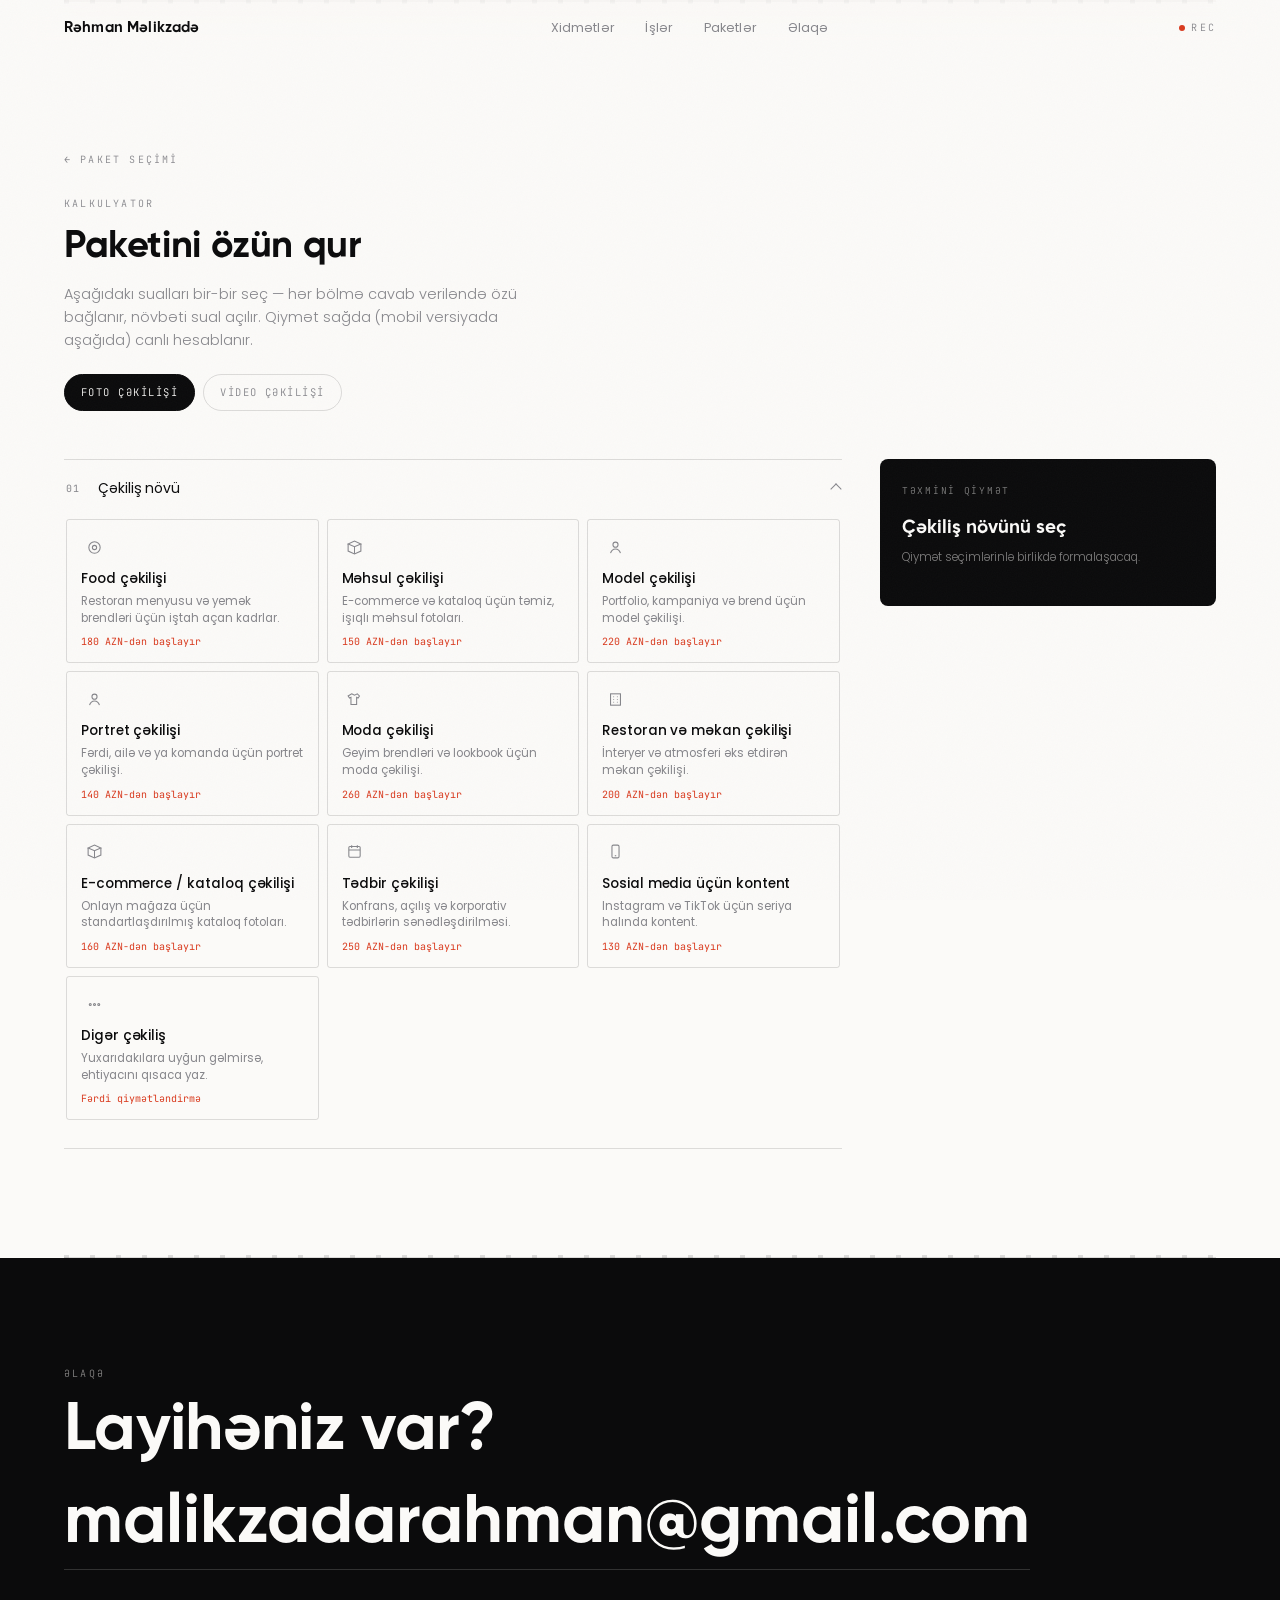
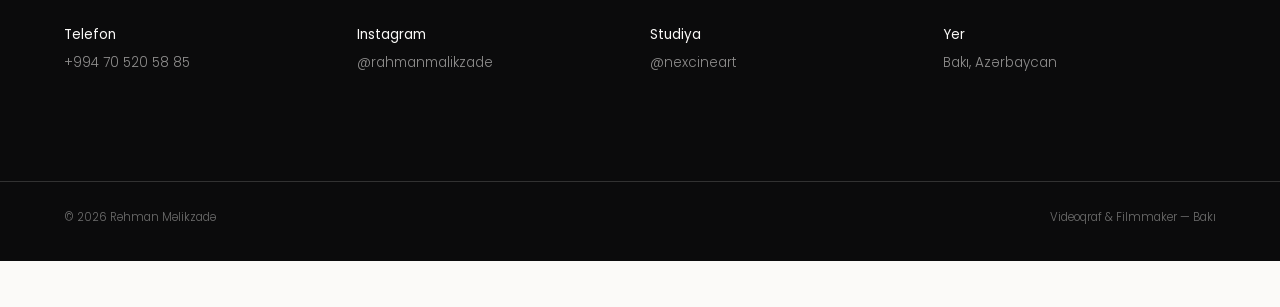
<file: kalkulyator.html>
<!DOCTYPE html>
<html lang="az">
<head>
<meta charset="utf-8">
<meta name="viewport" content="width=device-width, initial-scale=1, viewport-fit=cover">

<!-- ============ SEO: ƏSAS META ============ -->
<title>Foto Çəkiliş Qiyməti — Onlayn Kalkulyator | Fotoqraf Bakı</title>
<meta name="description" content="Bakıda foto çəkiliş qiymətini onlayn hesabla: məhsul, food, portret, model və tədbir çəkilişi. Parametrləri seç, qiyməti dərhal gör.">
<meta name="author" content="Rahman Malikzadə">
<meta name="robots" content="index, follow, max-image-preview:large, max-snippet:-1, max-video-preview:-1">
<link rel="canonical" href="https://rahmanmalikzade.com/kalkulyator">
<link rel="icon" href="/favicon.ico" sizes="16x16 32x32 48x48">
<link rel="preload" href="/fonts/gilroy-bold.woff2" as="font" type="font/woff2" crossorigin>
<link rel="apple-touch-icon" href="/apple-touch-icon.png">
<link rel="manifest" href="/site.webmanifest">
<meta name="theme-color" content="#fbfaf8">

<!-- ============ SEO: SOSİAL PAYLAŞIM ============ -->
<meta property="og:type" content="website">
<meta property="og:locale" content="az_AZ">
<meta property="og:site_name" content="Rahman Malikzadə">
<meta property="og:title" content="Foto Çəkiliş Qiyməti — Onlayn Kalkulyator">
<meta property="og:description" content="Məhsul, food, portret və tədbir çəkilişi üçün qiyməti dərhal hesabla.">
<meta property="og:url" content="https://rahmanmalikzade.com/kalkulyator">
<meta property="og:image" content="https://rahmanmalikzade.com/og-cover.jpg">
<meta property="og:image:width" content="1200">
<meta property="og:image:height" content="630">
<meta property="og:image:alt" content="Rahman Malikzadə — videoqraf, çəkiliş meydançasında">
<meta name="twitter:card" content="summary_large_image">
<meta name="twitter:title" content="Foto Çəkiliş Qiyməti — Onlayn Kalkulyator">
<meta name="twitter:description" content="Məhsul, food, portret və tədbir çəkilişi üçün qiyməti dərhal hesabla.">
<meta name="twitter:image" content="https://rahmanmalikzade.com/og-cover.jpg">

<link rel="preconnect" href="https://fonts.googleapis.com">
<link rel="preconnect" href="https://fonts.gstatic.com" crossorigin>
<link href="https://fonts.googleapis.com/css2?family=Poppins:wght@200;300;400;500&family=JetBrains+Mono:wght@400&display=swap" rel="stylesheet">

<!-- ============ SEO: STRUKTURLAŞDIRILMIŞ DATA ============ -->
<script type="application/ld+json">
{
  "@context": "https://schema.org",
  "@graph": [
    {
      "@type": "Person",
      "@id": "https://rahmanmalikzade.com/#person",
      "name": "Rəhman Məlikzadə",
      "alternateName": [
        "Rahman Malikzade",
        "Rəhman Malikzadə"
      ],
      "jobTitle": "Videoqraf və Creative Producer",
      "url": "https://rahmanmalikzade.com/",
      "image": "https://rahmanmalikzade.com/media/rahman-malikzade-videoqraf-baki.png",
      "knowsLanguage": [
        "az",
        "tr",
        "en"
      ],
      "knowsAbout": [
        "Video çəkiliş",
        "Foto çəkiliş",
        "Reklam çarxı",
        "Brend filmi",
        "Toy filmi",
        "Tədbir çəkilişi",
        "Love story və nişan çəkilişi",
        "Reels və TikTok kontenti",
        "Restoran və food çəkilişi",
        "Məhsul çəkilişi",
        "Portret çəkilişi",
        "Moda çəkilişi",
        "E-commerce kataloq çəkilişi",
        "Müsahibə və podcast çəkilişi",
        "Videomontaj",
        "Rəng korreksiyası",
        "Storytelling video"
      ],
      "sameAs": [
        "https://www.instagram.com/rahmanmalikzade/",
        "https://www.instagram.com/nexcineart",
        "https://linktr.ee/rahmanmalikzadaofficial"
      ],
      "description": "Bakıda fəaliyyət göstərən videoqraf və creative producer. Brend, restoran, şəxsi brend və tədbirlər üçün reklam videoları, Reels və event çəkilişi.",
      "worksFor": {
        "@id": "https://rahmanmalikzade.com/#business"
      },
      "address": {
        "@type": "PostalAddress",
        "addressLocality": "Bakı",
        "addressCountry": "AZ"
      }
    },
    {
      "@type": "ProfessionalService",
      "@id": "https://rahmanmalikzade.com/#business",
      "name": "Rəhman Məlikzadə — Video və Foto İstehsalı",
      "description": "Bakıda videoqraf və fotoqraf xidməti: toy filmi, tədbir çəkilişi, reklam çarxı, brend filmi, Reels kontenti, restoran və məhsul çəkilişi. Montaj, rəng korreksiyası və altyazı daxil.",
      "url": "https://rahmanmalikzade.com/",
      "founder": {
        "@id": "https://rahmanmalikzade.com/#person"
      },
      "priceRange": "₼₼",
      "areaServed": [
        {
          "@type": "City",
          "name": "Bakı"
        },
        {
          "@type": "Country",
          "name": "Azərbaycan"
        }
      ],
      "address": {
        "@type": "PostalAddress",
        "addressLocality": "Bakı",
        "addressCountry": "AZ"
      },
      "email": "malikzadarahman@gmail.com",
      "telephone": "+994-70-520-58-85",
      "sameAs": [
        "https://www.instagram.com/rahmanmalikzade/",
        "https://www.instagram.com/nexcineart",
        "https://linktr.ee/rahmanmalikzadaofficial"
      ],
      "hasOfferCatalog": {
        "@type": "OfferCatalog",
        "name": "Video və foto xidmətləri",
        "itemListElement": [
          {
            "@type": "OfferCatalog",
            "name": "Video çəkiliş",
            "itemListElement": [
              {
                "@type": "Offer",
                "itemOffered": {
                  "@type": "Service",
                  "name": "Reklam çarxı çəkilişi",
                  "areaServed": {
                    "@type": "City",
                    "name": "Bakı"
                  },
                  "provider": {
                    "@id": "https://rahmanmalikzade.com/#business"
                  }
                }
              },
              {
                "@type": "Offer",
                "itemOffered": {
                  "@type": "Service",
                  "name": "Brend filmi çəkilişi",
                  "areaServed": {
                    "@type": "City",
                    "name": "Bakı"
                  },
                  "provider": {
                    "@id": "https://rahmanmalikzade.com/#business"
                  }
                }
              },
              {
                "@type": "Offer",
                "itemOffered": {
                  "@type": "Service",
                  "name": "Toy filmi çəkilişi",
                  "areaServed": {
                    "@type": "City",
                    "name": "Bakı"
                  },
                  "provider": {
                    "@id": "https://rahmanmalikzade.com/#business"
                  }
                }
              },
              {
                "@type": "Offer",
                "itemOffered": {
                  "@type": "Service",
                  "name": "Tədbir videosu çəkilişi",
                  "areaServed": {
                    "@type": "City",
                    "name": "Bakı"
                  },
                  "provider": {
                    "@id": "https://rahmanmalikzade.com/#business"
                  }
                }
              },
              {
                "@type": "Offer",
                "itemOffered": {
                  "@type": "Service",
                  "name": "Love story və nişan çəkilişi",
                  "areaServed": {
                    "@type": "City",
                    "name": "Bakı"
                  },
                  "provider": {
                    "@id": "https://rahmanmalikzade.com/#business"
                  }
                }
              },
              {
                "@type": "Offer",
                "itemOffered": {
                  "@type": "Service",
                  "name": "Reels və TikTok kontenti",
                  "areaServed": {
                    "@type": "City",
                    "name": "Bakı"
                  },
                  "provider": {
                    "@id": "https://rahmanmalikzade.com/#business"
                  }
                }
              },
              {
                "@type": "Offer",
                "itemOffered": {
                  "@type": "Service",
                  "name": "Restoran və food videosu",
                  "areaServed": {
                    "@type": "City",
                    "name": "Bakı"
                  },
                  "provider": {
                    "@id": "https://rahmanmalikzade.com/#business"
                  }
                }
              },
              {
                "@type": "Offer",
                "itemOffered": {
                  "@type": "Service",
                  "name": "Müsahibə və podcast çəkilişi",
                  "areaServed": {
                    "@type": "City",
                    "name": "Bakı"
                  },
                  "provider": {
                    "@id": "https://rahmanmalikzade.com/#business"
                  }
                }
              }
            ]
          },
          {
            "@type": "OfferCatalog",
            "name": "Foto çəkiliş",
            "itemListElement": [
              {
                "@type": "Offer",
                "itemOffered": {
                  "@type": "Service",
                  "name": "Tədbir foto çəkilişi",
                  "areaServed": {
                    "@type": "City",
                    "name": "Bakı"
                  },
                  "provider": {
                    "@id": "https://rahmanmalikzade.com/#business"
                  }
                }
              },
              {
                "@type": "Offer",
                "itemOffered": {
                  "@type": "Service",
                  "name": "Məhsul çəkilişi",
                  "areaServed": {
                    "@type": "City",
                    "name": "Bakı"
                  },
                  "provider": {
                    "@id": "https://rahmanmalikzade.com/#business"
                  }
                }
              },
              {
                "@type": "Offer",
                "itemOffered": {
                  "@type": "Service",
                  "name": "Food çəkilişi",
                  "areaServed": {
                    "@type": "City",
                    "name": "Bakı"
                  },
                  "provider": {
                    "@id": "https://rahmanmalikzade.com/#business"
                  }
                }
              },
              {
                "@type": "Offer",
                "itemOffered": {
                  "@type": "Service",
                  "name": "Portret çəkilişi",
                  "areaServed": {
                    "@type": "City",
                    "name": "Bakı"
                  },
                  "provider": {
                    "@id": "https://rahmanmalikzade.com/#business"
                  }
                }
              },
              {
                "@type": "Offer",
                "itemOffered": {
                  "@type": "Service",
                  "name": "Model çəkilişi",
                  "areaServed": {
                    "@type": "City",
                    "name": "Bakı"
                  },
                  "provider": {
                    "@id": "https://rahmanmalikzade.com/#business"
                  }
                }
              },
              {
                "@type": "Offer",
                "itemOffered": {
                  "@type": "Service",
                  "name": "Moda çəkilişi",
                  "areaServed": {
                    "@type": "City",
                    "name": "Bakı"
                  },
                  "provider": {
                    "@id": "https://rahmanmalikzade.com/#business"
                  }
                }
              },
              {
                "@type": "Offer",
                "itemOffered": {
                  "@type": "Service",
                  "name": "Restoran və məkan çəkilişi",
                  "areaServed": {
                    "@type": "City",
                    "name": "Bakı"
                  },
                  "provider": {
                    "@id": "https://rahmanmalikzade.com/#business"
                  }
                }
              },
              {
                "@type": "Offer",
                "itemOffered": {
                  "@type": "Service",
                  "name": "E-commerce və kataloq çəkilişi",
                  "areaServed": {
                    "@type": "City",
                    "name": "Bakı"
                  },
                  "provider": {
                    "@id": "https://rahmanmalikzade.com/#business"
                  }
                }
              },
              {
                "@type": "Offer",
                "itemOffered": {
                  "@type": "Service",
                  "name": "Sosial media üçün foto kontent",
                  "areaServed": {
                    "@type": "City",
                    "name": "Bakı"
                  },
                  "provider": {
                    "@id": "https://rahmanmalikzade.com/#business"
                  }
                }
              }
            ]
          }
        ]
      },
      "image": "https://rahmanmalikzade.com/media/rahman-malikzade-videoqraf-baki.png",
      "knowsLanguage": [
        "az",
        "tr",
        "en"
      ]
    },
    {
      "@type": "WebSite",
      "@id": "https://rahmanmalikzade.com/#website",
      "url": "https://rahmanmalikzade.com/",
      "name": "Rəhman Məlikzadə",
      "inLanguage": "az-AZ",
      "publisher": {
        "@id": "https://rahmanmalikzade.com/#person"
      },
      "alternateName": [
        "Rahman Malikzade",
        "rahmanmalikzade.com"
      ],
      "description": "Bakıda videoqraf və creative producer — reklam, Reels, brend və tədbir video çəkilişi."
    },
    {
      "@type": "FAQPage",
      "@id": "https://rahmanmalikzade.com/#faq",
      "mainEntity": [
        {
          "@type": "Question",
          "name": "Bakıda video çəkiliş neçəyə başa gəlir?",
          "acceptedAnswer": {
            "@type": "Answer",
            "text": "Qiymət çəkiliş günlərinin sayından, komandadan, quraşdırma vaxtından və montajın həcmindən asılıdır. Bir günlük sosial media çəkilişi ilə çoxgünlük reklam çarxı arasında ciddi fərq var. Brifi göndərin, 24 saat ərzində konkret təklif hazırlayım."
          }
        },
        {
          "@type": "Question",
          "name": "Paketlərə foto da daxildir?",
          "acceptedAnswer": {
            "@type": "Answer",
            "text": "Bəli, hər üç paketdə video ilə yanaşı seçilmiş fotolar da var: Reels paketində 15, Brend paketində 40, Kino paketində 80 redaktə olunmuş foto. Yalnız foto çəkilişi də ayrıca sifariş oluna bilər."
          }
        },
        {
          "@type": "Question",
          "name": "Layihə nə vaxta hazır olur?",
          "acceptedAnswer": {
            "@type": "Answer",
            "text": "Sosial media formatları adətən 3-5 iş günü, korporativ video 7-14 iş günü çəkir. Təcili layihələr üçün sürətləndirilmiş qrafik mümkündür."
          }
        },
        {
          "@type": "Question",
          "name": "Çəkilişi hansı texnika ilə edirsiniz?",
          "acceptedAnswer": {
            "@type": "Answer",
            "text": "Sony a7R IV ilə 4K çəkiliş, 100 fps slow motion imkanı. Montaj Adobe Premiere Pro-da, rəng korreksiyası loq materialdan qurulur."
          }
        },
        {
          "@type": "Question",
          "name": "Videolara Azərbaycan dilində altyazı əlavə edirsiniz?",
          "acceptedAnswer": {
            "@type": "Answer",
            "text": "Bəli. Azərbaycan dili üçün hazırladığım AI subtitr aləti nitqi avtomatik mətnə çevirir, sonra əl ilə redaktə olunur. Bu, altyazı vaxtını dəfələrlə qısaldır və videonun izlənmə müddətini artırır."
          }
        },
        {
          "@type": "Question",
          "name": "Bakıdan kənarda çəkiliş edirsiniz?",
          "acceptedAnswer": {
            "@type": "Answer",
            "text": "Bəli, bütün Azərbaycan üzrə və xaricə səfər edirəm. Yol və yerləşmə xərcləri təklifə ayrıca yazılır."
          }
        }
      ]
    }
  ]
}
</script>

<style>
@font-face{font-family:'Gilroy';src:url(/fonts/gilroy-bold.woff2) format('woff2');font-weight:100 900;font-style:normal;font-display:swap}
/* ============================================================
   MİNİMAL / KİNEMATİK — az söz, çox hava
   ============================================================ */
:root{
  --murekkeb:#0b0b0c;
  --kagiz:#fbfaf8;
  --sus:#86868b;
  --xett:rgba(11,11,12,.13);
  --xett-ag:rgba(251,250,248,.16);
  --rec:#d93a1e;

  --dsp:"Gilroy","Poppins",sans-serif;
  --metn:"Poppins",-apple-system,BlinkMacSystemFont,"Segoe UI",Roboto,sans-serif;
  --mono:"JetBrains Mono",ui-monospace,Menlo,monospace;

  --kenar:clamp(20px,5vw,88px);
  --yum:cubic-bezier(.22,.61,.36,1);
}

*{box-sizing:border-box;margin:0;padding:0}
html{scroll-behavior:smooth;-webkit-text-size-adjust:100%;
  /* sabit naviqasiyanın hündürlüyü + nəfəs boşluğu: anker kliklərində
     bölmə başlığı nav-ın altında gizlənməsin */
  scroll-padding-top:76px}
body{
  background:var(--kagiz);color:var(--murekkeb);font-family:var(--metn);font-weight:300;
  font-size:clamp(15px,1.05vw,17px);line-height:1.6;-webkit-font-smoothing:antialiased;padding-bottom:46px;
  /* DİQQƏT: body-yə overflow verilməməlidir — mobil brauzerlərdə position:sticky sınır */
}
img{max-width:100%;display:block}
a{color:inherit;text-decoration:none}
::selection{background:var(--murekkeb);color:var(--kagiz)}
:focus-visible{outline:1.5px solid var(--murekkeb);outline-offset:4px}

/* --- Tipoqrafiya --- */
.dsp{font-family:var(--dsp);font-weight:400;line-height:.96;letter-spacing:-.01em}
.kicik{
  font-family:var(--mono);font-size:10px;letter-spacing:.22em;text-transform:uppercase;color:var(--sus);
}
h1{font-family:var(--dsp);font-weight:400;font-size:clamp(38px,7.6vw,104px);line-height:1;letter-spacing:-.012em}
h2{font-family:var(--dsp);font-weight:400;font-size:clamp(30px,5.2vw,72px);line-height:1.02;letter-spacing:-.01em}
h3{font-family:var(--metn);font-weight:500;letter-spacing:-.01em}
p{max-width:46ch}
.solğun{color:var(--sus)}

.blok{padding:clamp(72px,12vh,168px) var(--kenar)}
.blok--tund{background:var(--murekkeb);color:var(--kagiz)}
.blok--tund .kicik{color:rgba(251,250,248,.5)}
.blok--tund .solğun{color:rgba(251,250,248,.55)}

/* --- Dənə: çox zəif --- */
.dene{
  position:fixed;inset:0;z-index:9997;pointer-events:none;opacity:.028;
  background-image:url("data:image/svg+xml,%3Csvg xmlns='http://www.w3.org/2000/svg' width='200' height='200'%3E%3Cfilter id='n'%3E%3CfeTurbulence type='fractalNoise' baseFrequency='.8' numOctaves='2'/%3E%3C/filter%3E%3Crect width='100%25' height='100%25' filter='url(%23n)'/%3E%3C/svg%3E");
}

/* --- Açılış: sakit, Apple ritmi --- */
[data-ac]{opacity:0;transform:translateY(18px);transition:opacity 1.1s var(--yum),transform 1.1s var(--yum)}
[data-ac].ac{opacity:1;transform:none}
[data-gec="1"]{transition-delay:.09s}[data-gec="2"]{transition-delay:.18s}
[data-gec="3"]{transition-delay:.27s}[data-gec="4"]{transition-delay:.36s}[data-gec="5"]{transition-delay:.45s}

/* ============ NAV ============ */
.nav{
  position:fixed;top:0;left:0;right:0;z-index:9000;display:flex;align-items:center;justify-content:space-between;
  padding:0 var(--kenar);height:56px;background:rgba(251,250,248,.72);backdrop-filter:saturate(180%) blur(18px);
  border-bottom:1px solid transparent;transition:border-color .4s,background .4s;
}
.nav.enib{border-bottom-color:var(--xett)}
.nav-ad{font-family:var(--dsp);font-size:15px;letter-spacing:.01em}
.nav-links{display:flex;gap:clamp(16px,2.4vw,32px);font-size:12.5px;font-weight:400;letter-spacing:.01em}
.nav-links a{color:var(--sus);transition:color .3s}
.nav-links a:hover,.nav-links a.aktiv{color:var(--murekkeb)}
.xett-ust{position:fixed;top:0;left:0;height:2px;background:var(--murekkeb);width:0;z-index:9500}

/* ============ HERO ============ */
.hero{
  min-height:100svh;display:flex;flex-direction:column;justify-content:center;
  padding:96px var(--kenar) clamp(28px,6vh,56px);position:relative;
}
.hero-ic{will-change:transform,opacity}
.hero h1{max-width:15ch}
.hero h1 .st{display:block;overflow:hidden}
.hero h1 .st i{display:block;font-style:normal;transform:translateY(102%);animation:qalx 1.15s var(--yum) forwards}
.hero h1 .st:nth-child(2) i{animation-delay:.08s}
@keyframes qalx{to{transform:translateY(0)}}
.hero-alt{margin-top:clamp(20px,3vh,34px);opacity:0;animation:ac 1s .5s var(--yum) forwards}
@keyframes ac{to{opacity:1}}
.hero-alt p{font-size:clamp(15px,1.4vw,18px);color:var(--sus);max-width:38ch}
.dugmeler{display:flex;gap:10px;margin-top:26px;flex-wrap:wrap}
.dgm{
  font-size:13px;font-weight:400;padding:12px 22px;border-radius:100px;border:1px solid var(--xett);
  transition:background .35s var(--yum),color .35s var(--yum),border-color .35s var(--yum),transform .35s var(--yum);
}
.dgm:hover{transform:translateY(-2px)}
.dgm.dolu{background:var(--murekkeb);color:var(--kagiz);border-color:var(--murekkeb)}
.dgm.dolu:hover{opacity:.86}
.dgm.bos:hover{background:rgba(11,11,12,.05)}

.hero-etek{
  position:absolute;left:var(--kenar);right:var(--kenar);bottom:clamp(18px,4vh,34px);
  display:flex;justify-content:space-between;align-items:flex-end;gap:16px;
  opacity:0;animation:ac 1s .8s var(--yum) forwards;
}
.rec{display:flex;align-items:center;gap:7px}
.rec i{width:6px;height:6px;border-radius:50%;background:var(--rec);animation:nabz 2s infinite}
@keyframes nabz{0%,42%{opacity:1}52%,100%{opacity:.18}}
.asagi{display:flex;align-items:center;gap:8px;color:var(--sus)}
.asagi span{display:block;width:1px;height:26px;background:var(--xett);position:relative;overflow:hidden}
.asagi span::after{content:"";position:absolute;inset:0;background:var(--murekkeb);animation:axin 2.4s var(--yum) infinite}
@keyframes axin{0%{transform:translateY(-100%)}60%,100%{transform:translateY(100%)}}

/* --- Perforasiya hairline --- */
.perf{height:1px;background:var(--xett);position:relative;margin:0 var(--kenar)}
.perf::before{
  content:"";position:absolute;left:0;right:0;top:-2px;height:5px;
  background:repeating-linear-gradient(90deg,var(--xett) 0 5px,transparent 5px 26px);
}

/* ============ SHOWREEL (sticky, Apple açılışı) ============ */
.reel{height:230vh;position:relative;background:var(--kagiz)}
.reel-yapisqan{position:sticky;top:0;height:100svh;display:flex;align-items:center;justify-content:center;overflow:hidden}
.reel-cerceve{
  position:relative;width:min(1180px,86vw);aspect-ratio:2.39/1;overflow:hidden;
  background:#111;border-radius:22px;transform:scale(.82);will-change:transform,border-radius;
  box-shadow:0 30px 90px rgba(11,11,12,.14);
}
.reel-cerceve video,.reel-cerceve .plaseholder{position:absolute;inset:0;width:100%;height:100%;object-fit:cover}
.plaseholder{
  background:
    radial-gradient(120% 90% at 20% 20%,#3a3a3d 0%,transparent 55%),
    radial-gradient(100% 100% at 80% 70%,#26262a 0%,#0f0f11 60%);
}
.reel-etiket{
  position:absolute;left:20px;bottom:18px;right:20px;display:flex;justify-content:space-between;
  color:rgba(251,250,248,.82);z-index:2;
}
.reel-mətn{
  position:absolute;left:0;right:0;top:clamp(60px,11vh,110px);text-align:center;z-index:3;pointer-events:none;
  padding:0 var(--kenar);
}
.reel-mətn h2{font-size:clamp(26px,4.4vw,58px)}

/* ============ XİDMƏTLƏR — sadə sətirlər ============ */
.setirler{margin-top:clamp(32px,6vh,64px);border-top:1px solid var(--xett)}
.setir{
  display:grid;grid-template-columns:minmax(140px,26%) 1fr auto;gap:clamp(12px,3vw,40px);align-items:baseline;
  padding:clamp(18px,2.6vh,28px) 0;border-bottom:1px solid var(--xett);position:relative;
  transition:padding-left .55s var(--yum);
}
.setir:hover{padding-left:14px}
.setir h3{font-family:var(--dsp);font-weight:400;font-size:clamp(19px,2.4vw,30px);letter-spacing:-.005em}
.setir p{color:var(--sus);font-size:14.5px;max-width:34ch}
.setir .nomre{font-family:var(--mono);font-size:10px;color:var(--sus);letter-spacing:.14em}

/* ============ İŞLƏR — üfüqi lent ============ */
.lent{
  display:flex;gap:clamp(10px,1.4vw,18px);margin-top:clamp(28px,5vh,52px);overflow-x:auto;
  scroll-snap-type:x mandatory;scroll-behavior:smooth;-webkit-overflow-scrolling:touch;
  padding:2px calc(var(--kenar)) 24px;margin-left:calc(var(--kenar) * -1);margin-right:calc(var(--kenar) * -1);
  scrollbar-width:none;cursor:grab;
}
.lent::-webkit-scrollbar{display:none}
.lent.dart{cursor:grabbing;scroll-behavior:auto;scroll-snap-type:none}
.lent.dart .is{pointer-events:none}
.is{flex:0 0 clamp(250px,32vw,400px);scroll-snap-align:start;opacity:.55;transition:opacity .7s var(--yum)}
.is.yaxin{opacity:1}
.is-kadr{
  position:relative;aspect-ratio:4/5;overflow:hidden;border-radius:14px;background:#111;
}
.kadr{position:absolute;inset:0;opacity:0;transition:opacity .25s linear}
.kadr.aktiv{opacity:1}
.is-tc{
  position:absolute;left:12px;bottom:11px;font-family:var(--mono);font-size:9.5px;letter-spacing:.1em;
  color:rgba(251,250,248,.72);z-index:2;
}
.is-cizgi{position:absolute;left:0;bottom:0;height:2px;background:rgba(251,250,248,.9);width:0;z-index:2}
.is-alt{display:flex;justify-content:space-between;align-items:baseline;gap:12px;padding:14px 2px 0}
.is-alt h3{font-size:15px;font-weight:400}
.is-alt small{font-family:var(--mono);font-size:9.5px;letter-spacing:.14em;text-transform:uppercase;color:var(--sus)}
.lent-idare{display:flex;justify-content:space-between;align-items:center;gap:16px;margin-top:4px}
.oxlar{display:flex;gap:8px}
.ox{
  width:42px;height:42px;border-radius:50%;border:1px solid var(--xett-ag);background:transparent;color:inherit;
  cursor:pointer;display:flex;align-items:center;justify-content:center;font-size:15px;
  transition:background .35s var(--yum),opacity .35s,transform .35s var(--yum);
}
.ox:hover:not(:disabled){background:rgba(251,250,248,.12);transform:translateY(-2px)}
.ox:disabled{opacity:.24;cursor:default}
.lent-say{font-family:var(--mono);font-size:10px;letter-spacing:.16em;color:rgba(251,250,248,.55)}

/* ============ PAKETLƏR ============ */
.rejim{display:inline-flex;border:1px solid var(--xett);border-radius:100px;padding:4px;position:relative;margin-top:26px}
.rejim button{
  position:relative;z-index:2;border:0;background:none;cursor:pointer;color:var(--sus);font-family:var(--metn);
  font-size:12.5px;padding:9px 18px;border-radius:100px;transition:color .4s var(--yum);
}
.rejim button.aktiv{color:var(--kagiz)}
.rejim .surgu{position:absolute;top:4px;left:4px;height:calc(100% - 8px);background:var(--murekkeb);border-radius:100px;transition:transform .55s var(--yum),width .55s var(--yum)}
.paketler{display:grid;grid-template-columns:repeat(auto-fit,minmax(258px,1fr));gap:clamp(12px,1.6vw,20px);margin-top:clamp(28px,5vh,48px)}
.paket{
  border:1px solid var(--xett);border-radius:18px;padding:clamp(20px,2.4vw,30px);display:flex;flex-direction:column;
  transition:transform .6s var(--yum),box-shadow .6s var(--yum),border-color .6s var(--yum);background:var(--kagiz);
}
.paket:hover{transform:translateY(-5px);box-shadow:0 18px 50px rgba(11,11,12,.07)}
.paket.esas{border-color:rgba(11,11,12,.28)}
.paket h3{font-family:var(--dsp);font-weight:400;font-size:clamp(22px,2.6vw,30px);margin:14px 0 6px}
.paket .qisa{color:var(--sus);font-size:13.5px;min-height:2.8em}
.qiymet{display:flex;align-items:baseline;gap:4px;margin:20px 0 0;font-family:var(--dsp);font-size:clamp(30px,3.4vw,40px);line-height:1}
.qiymet .val{font-family:var(--metn);font-weight:400;font-size:.5em}
.qiymet .vahid{font-family:var(--metn);font-weight:300;font-size:12px;color:var(--sus);margin-left:4px}
.reqem{display:inline-block;height:1em;overflow:hidden;line-height:1}
.rulon{display:flex;flex-direction:column;transition:transform .9s var(--yum)}
.rulon span{height:1em;line-height:1;display:block}
.paket ul{list-style:none;margin-top:20px;padding-top:18px;border-top:1px solid var(--xett)}
.paket li{font-size:13.5px;color:var(--sus);padding:5px 0;display:flex;gap:9px}
.paket li::before{content:"—";color:var(--murekkeb);opacity:.35}
.paket .dgm{margin-top:22px;text-align:center}

/* --- REC: yuxarı sağ --- */
.rec-ust{display:flex;align-items:center;gap:6px;color:var(--sus);flex:none}
.rec-ust i{width:6px;height:6px;border-radius:50%;background:var(--rec);animation:nabz 2s infinite}

/* --- Aşağı film lenti: səhifə mövqeyi --- */
.serit-bar{
  position:fixed;left:0;right:0;bottom:0;z-index:9000;height:46px;display:flex;align-items:center;
  gap:clamp(10px,2vw,18px);padding:0 var(--kenar);
  background:rgba(251,250,248,.78);backdrop-filter:saturate(180%) blur(18px);border-top:1px solid var(--xett);
}
.serit-tc{font-family:var(--mono);font-size:9.5px;letter-spacing:.14em;color:var(--sus);flex:none}
.serit{position:relative;flex:1;height:24px;display:flex;gap:2px}
.serit::before,.serit::after{
  content:"";position:absolute;left:0;right:0;height:3px;z-index:3;pointer-events:none;
  background:repeating-linear-gradient(90deg,rgba(11,11,12,.34) 0 4px,transparent 4px 11px);
}
.serit::before{top:0}
.serit::after{bottom:0}
.xana{
  flex:1;border:1px solid var(--xett);border-radius:2px;background:transparent;cursor:pointer;
  transition:background .55s var(--yum),border-color .55s var(--yum);
}
.xana:hover{background:rgba(11,11,12,.05)}
.xana.aktiv{background:rgba(11,11,12,.08);border-color:rgba(11,11,12,.32)}
.oxbas{
  position:absolute;top:-7px;bottom:-7px;left:0;width:1px;background:var(--murekkeb);z-index:4;pointer-events:none;
  will-change:transform;
}
.oxbas::before{
  content:"";position:absolute;top:0;left:-4.5px;width:10px;height:7px;background:var(--murekkeb);
  clip-path:polygon(0 0,100% 0,50% 100%);
}
@media (max-width:600px){
  .serit-bar{height:40px;gap:10px}
  .serit{height:20px}
  .serit-tc{font-size:9px}
}

/* ============ FAQ ============ */
.faq{margin-top:clamp(24px,4vh,44px);max-width:820px;border-top:1px solid var(--xett)}
details{border-bottom:1px solid var(--xett)}
summary{
  cursor:pointer;list-style:none;padding:20px 34px 20px 0;position:relative;
  font-size:clamp(15px,1.7vw,19px);font-weight:400;
}
summary::-webkit-details-marker{display:none}
summary::after{
  content:"";position:absolute;right:6px;top:50%;width:9px;height:9px;margin-top:-6px;
  border-right:1px solid var(--sus);border-bottom:1px solid var(--sus);transform:rotate(45deg);transition:transform .4s var(--yum)
}
details[open] summary::after{transform:rotate(-135deg);margin-top:-2px}
details p{padding:0 0 22px;color:var(--sus);font-size:14.5px;max-width:62ch}

/* ============ ƏLAQƏ ============ */
.elaqe-mail{
  font-family:var(--dsp);font-size:clamp(24px,5.4vw,72px);line-height:1.05;display:inline-block;
  margin-top:22px;border-bottom:1px solid var(--xett-ag);padding-bottom:8px;transition:opacity .4s;word-break:break-word;
}
.elaqe-mail:hover{opacity:.65}
.elaqe-tor{display:grid;grid-template-columns:repeat(auto-fit,minmax(150px,1fr));gap:20px;margin-top:clamp(36px,6vh,64px);font-size:13.5px}
.elaqe-tor b{display:block;font-weight:400;margin-bottom:6px}
footer{
  background:var(--murekkeb);color:rgba(251,250,248,.42);padding:26px var(--kenar) 34px;
  display:flex;justify-content:space-between;gap:14px;flex-wrap:wrap;font-size:11.5px;
  border-top:1px solid var(--xett-ag);
}

/* --- Sabit timecode: yeganə "texniki" detal --- */

@media (max-width:760px){
  .setir{grid-template-columns:1fr auto}
  .setir p{grid-column:1/-1;margin-top:4px}
  .nav-links a:nth-child(1){display:none}
  .reel{height:190vh}
}
@media (prefers-reduced-motion:reduce){
  *,*::before,*::after{animation-duration:.01ms!important;animation-iteration-count:1!important;transition-duration:.01ms!important}
  [data-ac]{opacity:1;transform:none}
  .hero h1 .st i{transform:none}
  .hero-alt,.hero-etek{opacity:1}
  .reel-cerceve{transform:none}
}

/* ============================================================
   KALKULYATOR — "Çəkiliş paketini özün yarat"
   Saytın öz dəyişənlərini (--murekkeb, --kagiz, --sus, --xett,
   --dsp, --metn, --mono, --yum, --rec) istifadə edir, ayrıca
   palitra əlavə etmir. Vurğu rəngi: sayt boyu artıq tanış olan
   REC qırmızısı (var(--rec)).
   ============================================================ */
#kalkulyator{ --pk-vurgu: var(--rec); }
#kalkulyator #k-bas{font-size:clamp(22px,3.2vw,38px)}

#kalkulyator .pk-lay{
  margin-top:clamp(30px,4.4vw,48px);display:grid;grid-template-columns:1fr 336px;
  gap:clamp(20px,3vw,42px);align-items:start;
}
#kalkulyator .pk-sutun{min-width:0}

/* --- Bölmə (akkordeon sətri) --- */
#kalkulyator .pk-bolme{border-bottom:1px solid var(--xett)}
#kalkulyator .pk-bolme:first-child{border-top:1px solid var(--xett)}
#kalkulyator .pk-bas{
  width:100%;display:flex;align-items:center;gap:14px;padding:18px 2px;background:none;border:0;
  cursor:pointer;text-align:left;color:inherit;font-family:var(--metn);
}
#kalkulyator .pk-no{font-family:var(--mono);font-size:10px;color:var(--sus);letter-spacing:.1em;flex:none;width:18px}
#kalkulyator .pk-basliq{font-size:14px;font-weight:400;flex:none;letter-spacing:-.005em}
#kalkulyator .pk-xulase{
  flex:1;text-align:right;color:var(--sus);font-size:12.5px;padding-right:6px;overflow:hidden;
  text-overflow:ellipsis;white-space:nowrap;transition:color .3s var(--yum);
}
#kalkulyator .pk-bolme.tamam .pk-xulase{color:var(--murekkeb)}
#kalkulyator .pk-ox{
  flex:none;width:8px;height:8px;border-right:1.4px solid var(--sus);border-bottom:1.4px solid var(--sus);
  transform:rotate(45deg);transition:transform .5s var(--yum);
}
#kalkulyator .pk-bolme.aciq .pk-ox{transform:rotate(-135deg)}
#kalkulyator .pk-bolme.tamam:not(.aciq) .pk-ox{border-color:var(--murekkeb)}

/* CSS-grid trikiylə hündürlük animasiyası — JS ölçmə tələb etmir */
#kalkulyator .pk-sar{display:grid;grid-template-rows:0fr;transition:grid-template-rows .55s var(--yum)}
#kalkulyator .pk-bolme.aciq .pk-sar{grid-template-rows:1fr}
#kalkulyator .pk-ic{overflow:hidden;min-height:0}
#kalkulyator .pk-ic-daxil{padding:2px 2px 28px}

/* --- Kompakt kartlar (çəkiliş növü / fon / məkan / retuş / çatdırılma) --- */
#kalkulyator .pk-kart-tor{display:grid;grid-template-columns:repeat(auto-fill,minmax(196px,1fr));gap:8px}
#kalkulyator .pk-kart-tor--kicik{grid-template-columns:repeat(auto-fill,minmax(168px,1fr))}
#kalkulyator .pk-kart{
  border:1px solid var(--xett);border-radius:3px;padding:14px;cursor:pointer;text-align:left;background:transparent;
  transition:border-color .35s var(--yum),background .35s var(--yum);font-family:var(--metn);color:inherit;
}
#kalkulyator .pk-kart:hover{border-color:rgba(11,11,12,.32)}
#kalkulyator .pk-kart.secili{border-color:var(--pk-vurgu);background:rgba(217,58,30,.05)}
#kalkulyator .pk-kart-ikon{
  width:26px;height:26px;display:flex;align-items:center;justify-content:center;margin-bottom:9px;color:var(--sus);
}
#kalkulyator .pk-kart.secili .pk-kart-ikon{color:var(--pk-vurgu)}
#kalkulyator .pk-kart-ikon svg{width:17px;height:17px;stroke:currentColor;fill:none;stroke-width:1.5}
#kalkulyator .pk-kart h4{font-size:13.5px;font-weight:500;letter-spacing:-.005em;margin-bottom:4px}
#kalkulyator .pk-kart p{font-size:11.5px;color:var(--sus);line-height:1.45;max-width:none}
#kalkulyator .pk-kart-qiy{display:block;margin-top:9px;font-family:var(--mono);font-size:10px;color:var(--pk-vurgu)}
#kalkulyator .pk-kart--kicik{padding:12px}
#kalkulyator .pk-kart--kicik h4{font-size:13px}

#kalkulyator .pk-diger-qutu{margin-top:12px}
#kalkulyator .pk-diger-qutu textarea{
  width:100%;min-height:80px;padding:12px 13px;border:1px solid var(--xett);border-radius:3px;background:transparent;
  font-family:var(--metn);font-size:13px;color:inherit;resize:vertical;
}
#kalkulyator .pk-diger-qutu textarea:focus{border-color:var(--pk-vurgu);outline:none}

/* --- Slayderlər --- */
#kalkulyator .pk-slayder-bas{font-size:13px;color:var(--sus);display:flex;align-items:center;gap:6px}
#kalkulyator .pk-info{
  width:14px;height:14px;border-radius:50%;border:1px solid var(--sus);color:var(--sus);font-family:var(--mono);
  font-size:9px;display:inline-flex;align-items:center;justify-content:center;cursor:help;position:relative;flex:none;
}
#kalkulyator .pk-info-tip{
  position:absolute;bottom:calc(100% + 8px);left:0;width:220px;background:var(--murekkeb);color:var(--kagiz);
  font-size:11.5px;line-height:1.5;padding:10px 12px;border-radius:8px;opacity:0;pointer-events:none;
  transition:opacity .25s;z-index:5;font-family:var(--metn);
}
#kalkulyator .pk-info:hover .pk-info-tip,#kalkulyator .pk-info:focus-visible .pk-info-tip{opacity:1}
#kalkulyator .pk-slayder-deyer{font-family:var(--dsp);font-size:30px;color:var(--pk-vurgu);line-height:1;margin:10px 0}
#kalkulyator input[type="range"].pk-range{
  -webkit-appearance:none;appearance:none;width:100%;height:2px;border-radius:2px;background:var(--xett);outline:none;
}
#kalkulyator input[type="range"].pk-range::-webkit-slider-thumb{
  -webkit-appearance:none;width:18px;height:18px;border-radius:50%;background:var(--kagiz);
  border:2px solid var(--pk-vurgu);cursor:pointer;transition:transform .2s;box-shadow:0 1px 4px rgba(11,11,12,.18);
}
#kalkulyator input[type="range"].pk-range::-webkit-slider-thumb:hover{transform:scale(1.14)}
#kalkulyator input[type="range"].pk-range::-moz-range-thumb{
  width:18px;height:18px;border-radius:50%;background:var(--kagiz);border:2px solid var(--pk-vurgu);cursor:pointer;
}
#kalkulyator .pk-slayder-notlar{display:flex;justify-content:space-between;margin-top:6px;font-family:var(--mono);font-size:10px;color:var(--sus)}
#kalkulyator .pk-nisan{
  display:inline-block;margin-top:9px;font-family:var(--mono);font-size:9.5px;letter-spacing:.08em;
  background:rgba(217,58,30,.08);color:var(--pk-vurgu);padding:4px 9px;border-radius:100px;
}
#kalkulyator .pk-xeberdarliq{
  display:none;margin-top:10px;font-size:12px;color:var(--pk-vurgu);background:rgba(217,58,30,.06);
  padding:9px 12px;border-radius:6px;
}
#kalkulyator .pk-xeberdarliq.gorunur{display:block}

/* --- "Davam et" düyməsi (slayder/çox-seçimli bölmələr) --- */
#kalkulyator .pk-davam{
  margin-top:18px;font-family:var(--metn);font-size:12.5px;font-weight:400;padding:11px 20px;border-radius:100px;
  border:1px solid var(--murekkeb);background:var(--murekkeb);color:var(--kagiz);cursor:pointer;
  transition:opacity .3s,transform .3s var(--yum);
}
#kalkulyator .pk-davam:hover{opacity:.85;transform:translateY(-1px)}

/* --- Avadanlıq --- */
#kalkulyator .pk-tumbler{display:flex;gap:8px;margin-bottom:18px;flex-wrap:wrap}
#kalkulyator .pk-tumbler-item{
  flex:1;min-width:150px;padding:12px 15px;border:1px solid var(--xett);border-radius:3px;background:transparent;
  cursor:pointer;text-align:left;font-family:var(--metn);color:inherit;transition:border-color .3s,background .3s;
}
#kalkulyator .pk-tumbler-item.aktiv{border-color:var(--murekkeb);background:var(--murekkeb);color:var(--kagiz)}
#kalkulyator .pk-tumbler-item b{display:block;font-size:12.5px;font-weight:500}
#kalkulyator .pk-tumbler-item span{display:block;font-size:11px;color:var(--sus);margin-top:2px}
#kalkulyator .pk-tumbler-item.aktiv span{color:rgba(251,250,248,.6)}

#kalkulyator .pk-tovsiye{
  background:rgba(217,58,30,.05);border:1px solid rgba(217,58,30,.22);border-radius:6px;padding:16px 18px;
  font-size:13px;line-height:1.6;
}
#kalkulyator .pk-tovsiye b{display:block;font-family:var(--mono);font-size:9.5px;letter-spacing:.12em;text-transform:uppercase;color:var(--pk-vurgu);margin-bottom:7px}

#kalkulyator .pk-avad-qrup{margin-top:18px}
#kalkulyator .pk-avad-qrup-bas{font-size:11px;font-weight:500;color:var(--sus);text-transform:uppercase;letter-spacing:.06em;margin-bottom:8px}
#kalkulyator .pk-avad-item{
  display:flex;align-items:center;gap:11px;padding:11px 12px;border:1px solid var(--xett);border-radius:5px;
  margin-bottom:6px;cursor:pointer;transition:border-color .3s,background .3s;
}
#kalkulyator .pk-avad-item:hover{border-color:rgba(217,58,30,.4)}
#kalkulyator .pk-avad-item.secili{border-color:var(--pk-vurgu);background:rgba(217,58,30,.05)}
#kalkulyator .pk-avad-item.kilidli{opacity:.6;cursor:default}
#kalkulyator .pk-avad-nokte{
  width:16px;height:16px;border-radius:4px;border:1.4px solid var(--xett);flex:none;display:flex;align-items:center;
  justify-content:center;transition:background .25s,border-color .25s;
}
#kalkulyator .pk-avad-nokte svg{width:9px;height:9px;stroke:var(--kagiz);fill:none;stroke-width:2}
#kalkulyator .pk-avad-item.secili .pk-avad-nokte{background:var(--pk-vurgu);border-color:var(--pk-vurgu)}
#kalkulyator .pk-avad-metn{flex:1;min-width:0}
#kalkulyator .pk-avad-metn b{display:block;font-size:12.5px;font-weight:500}
#kalkulyator .pk-avad-metn span{display:block;font-size:11px;color:var(--sus);margin-top:1px}
#kalkulyator .pk-avad-sag{flex:none;font-family:var(--mono);font-size:10.5px;color:var(--pk-vurgu)}
#kalkulyator .pk-avad-sag em{font-style:normal;color:var(--sus)}

/* --- Format checkbox / əlavə xidmətlər --- */
#kalkulyator .pk-check-tor{display:grid;grid-template-columns:repeat(auto-fill,minmax(206px,1fr));gap:7px}
#kalkulyator .pk-check-item{
  display:flex;align-items:center;gap:10px;padding:11px 13px;border:1px solid var(--xett);border-radius:5px;
  cursor:pointer;transition:border-color .3s,background .3s;
}
#kalkulyator .pk-check-item.secili{border-color:var(--pk-vurgu);background:rgba(217,58,30,.05)}
#kalkulyator .pk-check-item .ad{flex:1;font-size:12.5px}
#kalkulyator .pk-check-item .qiy{font-family:var(--mono);font-size:10px;color:var(--sus)}

#kalkulyator .pk-xidmet-tor{display:grid;grid-template-columns:repeat(auto-fill,minmax(232px,1fr));gap:8px}
#kalkulyator .pk-xidmet-kart{
  border:1px solid var(--xett);border-radius:5px;padding:13px 14px;cursor:pointer;transition:border-color .3s,background .3s;
}
#kalkulyator .pk-xidmet-kart.secili{border-color:var(--pk-vurgu);background:rgba(217,58,30,.05)}
#kalkulyator .pk-xidmet-ust{display:flex;justify-content:space-between;gap:8px;align-items:flex-start}
#kalkulyator .pk-xidmet-ust b{font-size:12.5px;font-weight:500;display:flex;align-items:center;gap:7px}
#kalkulyator .pk-xidmet-ust .qiy{font-family:var(--mono);font-size:10px;color:var(--pk-vurgu);white-space:nowrap;flex:none}
#kalkulyator .pk-xidmet-kart p{font-size:11px;color:var(--sus);margin-top:6px;line-height:1.5;max-width:none}

/* --- Yekun bölmə --- */
#kalkulyator .pk-xulase-siyahi{border-top:1px solid var(--xett)}
#kalkulyator .pk-xulase-setir{display:flex;justify-content:space-between;gap:14px;padding:11px 0;border-bottom:1px solid var(--xett);font-size:12.5px}
#kalkulyator .pk-xulase-setir b{font-weight:400;color:var(--sus);flex:none;min-width:150px}
#kalkulyator .pk-xulase-setir span{text-align:right}
#kalkulyator .pk-xulase-setir a{font-family:var(--mono);font-size:10px;color:var(--pk-vurgu);white-space:nowrap;margin-left:10px}

#kalkulyator .pk-promo{display:flex;gap:8px;margin:20px 0 0}
#kalkulyator .pk-promo input{flex:1;padding:11px 14px;border:1px solid var(--xett);border-radius:100px;font-family:var(--metn);font-size:12.5px;background:transparent;color:inherit}
#kalkulyator .pk-promo button{padding:11px 18px;border-radius:100px;border:1px solid var(--murekkeb);background:transparent;cursor:pointer;font-family:var(--metn);font-size:12px;color:inherit}
#kalkulyator .pk-promo-mesaj{font-size:11px;margin-top:6px;min-height:1em}
#kalkulyator .pk-promo-mesaj.ugur{color:#3f7d54}
#kalkulyator .pk-promo-mesaj.xeta{color:var(--pk-vurgu)}

#kalkulyator .pk-alt-bas{font-size:12px;font-weight:500;margin:26px 0 11px;color:var(--sus);text-transform:uppercase;letter-spacing:.05em}
#kalkulyator .pk-form-grid{display:grid;grid-template-columns:1fr 1fr;gap:12px}
#kalkulyator .pk-form-grid .full{grid-column:1/-1}
#kalkulyator .pk-field label{display:block;font-size:11.5px;color:var(--sus);margin-bottom:6px}
#kalkulyator .pk-field input,#kalkulyator .pk-field textarea{
  width:100%;padding:11px 13px;border:1px solid var(--xett);border-radius:5px;background:transparent;
  font-family:var(--metn);font-size:13px;color:inherit;transition:border-color .3s;
}
#kalkulyator .pk-field input:focus,#kalkulyator .pk-field textarea:focus{border-color:var(--pk-vurgu);outline:none}
#kalkulyator .pk-field textarea{min-height:70px;resize:vertical}
#kalkulyator .pk-xeta{display:block;color:var(--pk-vurgu);font-size:11px;margin-top:5px;min-height:0}
#kalkulyator .pk-field.xetali input,#kalkulyator .pk-field.xetali textarea{border-color:var(--pk-vurgu)}
#kalkulyator .pk-fayl-qutu{border:1.5px dashed var(--xett);border-radius:6px;padding:18px;text-align:center;color:var(--sus);font-size:12px;cursor:pointer;transition:border-color .3s}
#kalkulyator .pk-fayl-qutu:hover{border-color:var(--pk-vurgu)}
#kalkulyator .pk-fayl-ad{margin-top:7px;font-family:var(--mono);font-size:10.5px;color:var(--murekkeb)}
#kalkulyator .pk-razi{display:flex;gap:10px;align-items:flex-start;margin-top:16px;font-size:12px;color:var(--sus)}
#kalkulyator .pk-razi input{margin-top:3px;flex:none}

#kalkulyator .pk-son-cta{display:flex;flex-wrap:wrap;gap:9px;margin-top:22px}
#kalkulyator .pk-btn{
  font-family:var(--metn);font-size:12.5px;font-weight:400;padding:13px 22px;border-radius:100px;
  border:1px solid var(--xett);cursor:pointer;background:transparent;color:inherit;
  transition:background .3s var(--yum),border-color .3s var(--yum),transform .3s var(--yum),opacity .3s;
}
#kalkulyator .pk-btn:hover{transform:translateY(-1px)}
#kalkulyator .pk-btn.qizil{background:var(--murekkeb);color:var(--kagiz);border-color:var(--murekkeb)}
#kalkulyator .pk-btn.qizil:hover{opacity:.86}
#kalkulyator .pk-btn:disabled{opacity:.4;cursor:not-allowed;transform:none}

#kalkulyator .pk-gonder-xeta{margin-top:12px;font-size:12.5px;line-height:1.55;color:var(--pk-vurgu);max-width:56ch}
#kalkulyator .pk-ugur{display:none;text-align:center;padding:clamp(32px,5vw,54px) 18px;border:1px solid var(--xett);border-radius:8px;margin-top:20px}
#kalkulyator .pk-ugur.gorunur{display:block}
#kalkulyator .pk-ugur-ikon{width:44px;height:44px;border-radius:50%;background:rgba(217,58,30,.08);color:var(--pk-vurgu);margin:0 auto 16px;display:flex;align-items:center;justify-content:center}
#kalkulyator .pk-ugur-ikon svg{width:20px;height:20px;stroke:currentColor;fill:none;stroke-width:1.7}
#kalkulyator .pk-ugur h3{font-family:var(--dsp);font-weight:400;font-size:22px;margin-bottom:8px}
#kalkulyator .pk-ugur p{color:var(--sus);font-size:13px;max-width:44ch;margin:0 auto}

/* --- Qiymət paneli (desktop sticky) --- */
#kalkulyator .pk-yan{position:sticky;top:20px}
#kalkulyator .pk-panel{background:var(--murekkeb);color:var(--kagiz);border-radius:8px;padding:24px 22px}
#kalkulyator .pk-panel-bas{font-family:var(--mono);font-size:9.5px;letter-spacing:.18em;text-transform:uppercase;color:rgba(251,250,248,.48);margin-bottom:15px}
#kalkulyator .pk-panel-tip{font-family:var(--dsp);font-size:19px;margin-bottom:4px}
#kalkulyator .pk-panel-alt{font-size:11.5px;color:rgba(251,250,248,.5);margin-bottom:16px}
#kalkulyator .pk-panel-setirler{border-top:1px solid rgba(251,250,248,.14);padding-top:13px;margin-bottom:15px}
#kalkulyator .pk-panel-setir{display:flex;justify-content:space-between;gap:10px;font-size:11.5px;padding:6px 0;color:rgba(251,250,248,.68)}
#kalkulyator .pk-panel-setir span:last-child{font-family:var(--mono);color:rgba(251,250,248,.88)}
#kalkulyator .pk-panel-endirim{color:#e2a37f !important}
#kalkulyator .pk-panel-yekun{border-top:1px solid rgba(251,250,248,.16);padding-top:15px}
#kalkulyator .pk-panel-yekun-ad{font-size:11.5px;color:rgba(251,250,248,.55)}
#kalkulyator .pk-panel-rəqəm{font-family:var(--dsp);font-size:clamp(28px,2.2vw,36px);color:#e2a37f;line-height:1}
#kalkulyator .pk-panel-ferdi{font-family:var(--dsp);font-size:21px;color:#e2a37f;padding:8px 0}
#kalkulyator .pk-panel-not{font-size:10.5px;color:rgba(251,250,248,.4);margin-top:9px;line-height:1.5}

/* --- Mobil aşağı panel (saytın öz film-lenti zolağından yuxarıda oturur) --- */
#kalkulyator .pk-mobil-panel{display:none}
@media (max-width:960px){
  #kalkulyator .pk-lay{grid-template-columns:1fr}
  #kalkulyator .pk-yan{display:none}
  #kalkulyator .pk-mobil-panel{
    display:block;position:fixed;left:0;right:0;bottom:46px;z-index:8500;background:var(--murekkeb);color:var(--kagiz);
    border-top-left-radius:16px;border-top-right-radius:16px;box-shadow:0 -12px 36px rgba(11,11,12,.24);
    transform:translateY(calc(100% - 62px));transition:transform .5s var(--yum);
  }
  #kalkulyator .pk-mobil-panel.acig{transform:translateY(0)}
  #kalkulyator .pk-mobil-tutac{display:flex;align-items:center;justify-content:space-between;padding:13px 18px;cursor:pointer;position:relative}
  #kalkulyator .pk-cubuq{position:absolute;left:50%;top:7px;transform:translateX(-50%);width:32px;height:3px;border-radius:3px;background:rgba(251,250,248,.28)}
  #kalkulyator .pk-mobil-qiymet{font-family:var(--dsp);font-size:20px;color:#e2a37f}
  #kalkulyator .pk-mobil-qiymet span{font-family:var(--metn);font-size:11px;color:rgba(251,250,248,.5)}
  #kalkulyator .pk-mobil-ox{width:24px;height:24px;border-radius:50%;border:1px solid rgba(251,250,248,.24);display:flex;align-items:center;justify-content:center;transition:transform .5s var(--yum);flex:none}
  #kalkulyator .pk-mobil-panel.acig .pk-mobil-ox{transform:rotate(180deg)}
  #kalkulyator .pk-mobil-icerik{max-height:50vh;overflow-y:auto;padding:0 18px 24px}
  body.pk-scroll-kilid{overflow:hidden}
}
@media (max-width:600px){
  #kalkulyator .pk-mobil-panel{bottom:40px}
  #kalkulyator .pk-form-grid{grid-template-columns:1fr}
  #kalkulyator .pk-kart-tor{grid-template-columns:repeat(auto-fill,minmax(150px,1fr))}
  #kalkulyator .pk-basliq{font-size:13px}
  #kalkulyator .pk-xulase{font-size:11.5px}
}
@media (prefers-reduced-motion:reduce){
  #kalkulyator *{transition-duration:.01ms !important}
}


/* ================= MOBİL MENYU ================= */
.nav-dgm{
  display:none;width:38px;height:38px;border-radius:50%;flex:none;cursor:pointer;
  border:1px solid var(--xett);background:rgba(251,250,248,.6);
  -webkit-backdrop-filter:blur(10px);backdrop-filter:blur(10px);
  align-items:center;justify-content:center;gap:4px;flex-direction:column;
  transition:background .3s var(--yum),border-color .3s var(--yum)
}
.nav-dgm span{
  display:block;width:15px;height:1.4px;border-radius:2px;background:var(--murekkeb);
  transition:transform .4s var(--yum),opacity .3s var(--yum)
}
body.menyu-aciq .nav-dgm span:nth-child(1){transform:translateY(2.7px) rotate(45deg)}
body.menyu-aciq .nav-dgm span:nth-child(2){transform:translateY(-2.7px) rotate(-45deg)}
body.acilis-var .nav-dgm{border-color:rgba(251,250,248,.28);background:rgba(11,11,12,.4)}
body.acilis-var .nav-dgm span{background:var(--kagiz)}

.menyu{
  position:fixed;inset:0;z-index:9400;display:flex;flex-direction:column;
  justify-content:center;gap:6px;padding:0 var(--kenar);
  background:rgba(251,250,248,.94);
  -webkit-backdrop-filter:blur(24px) saturate(180%);backdrop-filter:blur(24px) saturate(180%);
  opacity:0;pointer-events:none;transition:opacity .35s var(--yum)
}
body.menyu-aciq .menyu{opacity:1;pointer-events:auto}
.menyu a{
  font-family:var(--dsp);font-weight:400;font-size:clamp(30px,9vw,44px);line-height:1.14;
  letter-spacing:-.015em;color:var(--murekkeb);text-decoration:none;
  opacity:0;transform:translateY(16px);
  transition:opacity .5s var(--yum),transform .5s var(--yum)
}
body.menyu-aciq .menyu a{opacity:1;transform:none}
body.menyu-aciq .menyu a:nth-child(1){transition-delay:.06s}
body.menyu-aciq .menyu a:nth-child(2){transition-delay:.11s}
body.menyu-aciq .menyu a:nth-child(3){transition-delay:.16s}
body.menyu-aciq .menyu a:nth-child(4){transition-delay:.21s}
body.menyu-aciq .menyu a:nth-child(5){transition-delay:.26s}
body.menyu-aciq .menyu a:nth-child(6){transition-delay:.31s}
.menyu-alt{
  margin-top:34px;display:flex;flex-direction:column;gap:6px;
  font-family:var(--mono);font-size:10px;letter-spacing:.2em;text-transform:uppercase;color:var(--sus);
  opacity:0;transform:translateY(12px);transition:opacity .5s var(--yum) .36s,transform .5s var(--yum) .36s
}
body.menyu-aciq .menyu-alt{opacity:1;transform:none}
.menyu-alt a{font-family:inherit;font-size:inherit;letter-spacing:inherit;color:var(--murekkeb);opacity:1;transform:none}

/* ==========================================================================
   RESPONSİV QAT — planşet, mobil və toxunma cihazları
   (stil blokunun ən sonunda dayanır ki, əvvəlki qaydaları üstələsin)
   ========================================================================== */

/* ---------- 1. TOXUNMA CİHAZLARI: kursor effektlərini söndür ---------- */
@media (hover: none), (pointer: coarse){
  .xd-parilti,.sual-parilti,.kt-parilti{display:none !important}
  .xd-govde,.sual-govde,.kt-kart,.lnt-sehne{transform:none !important}
  .xd:active .xd-govde{transform:scale(.985) !important;transition:transform .18s ease}
  .sual:active .sual-govde{transform:scale(.99) !important;transition:transform .18s ease}
  .lnt-cip::before{display:none}
  .karx-x{display:none}
  .xd-ad,.xd-en,.xd-no,.xd-izah,.xd-siyahi li,.xd-siyahi li::before,
  .xd-cta,.xd-ox,.xd-ikon,.xd-nisan{transition:none}
  .xd-siyahi li::before{transform:scaleX(1);width:11px}
}

/* ---------- 2. PLANŞET (≤1180px) ---------- */
@media (max-width:1180px){
  .xd-tor{grid-template-columns:repeat(2,1fr)}
  .lnt{grid-template-columns:minmax(0,42%) minmax(0,58%)}
  .lnt-sehne{max-width:min(360px,40vw);transform:translateY(-9%)}
  .ft-tor{grid-template-columns:1fr 1fr}
  .ft-xana--esas{grid-column:1 / -1}
}

/* ---------- 3. PLANŞET / KİÇİK EKRAN (≤1024px) ---------- */
@media (max-width:1024px){
  .nav-links{gap:clamp(12px,2vw,20px);font-size:12px}
  .karx{height:230vh}
  .karx-foto{height:78%}
  .sual-siyahi{max-width:none}
}

/* ---------- 4. MENYU DÜYMƏSİ (≤900px) ---------- */
@media (max-width:900px){
  .nav{height:58px}
  .nav-links{display:none}
  .rec-ust{display:none}
  .nav-dgm{display:flex}
  .nav-ad{font-size:14.5px;white-space:nowrap}

  /* --- PORTFOLIO: şaquli quruluş --- */
  .lnt{
    display:flex;flex-direction:column;min-height:0;overflow:hidden;
    border-radius:clamp(18px,4vw,26px)
  }
  .lnt-sag{
    order:1;border-left:0;overflow:hidden;
    padding:clamp(22px,5vw,34px) clamp(18px,5vw,28px) clamp(14px,3vw,20px)
  }
  .lnt-sehne{
    max-width:min(300px,68vw);transform:none;filter:none;margin:0 auto
  }
  .lnt-sol{
    order:2;display:block;padding:0 0 clamp(20px,5vw,28px);
    overflow:visible;border-radius:0
  }
  .lnt-sol::before,.lnt-sol::after{display:none}
  /* çiplər: üfüqi sürüşən sətir */
  .lnt-cipler{
    position:static;display:flex;gap:8px;height:auto;min-height:0;
    overflow-x:auto;overflow-y:hidden;scroll-snap-type:x mandatory;
    padding:2px clamp(18px,5vw,28px) 12px;
    -webkit-overflow-scrolling:touch;scrollbar-width:none
  }
  .lnt-cipler::-webkit-scrollbar{display:none}
  .lnt-cip{
    position:static;transform:none !important;opacity:1 !important;
    flex:0 0 auto;scroll-snap-align:center;
    padding:11px 18px;font-size:13px
  }
  .lnt-cip svg{width:14px;height:14px}
  .lnt-nav{justify-content:center;padding:0 clamp(18px,5vw,28px)}
  /* arxa kartlar mobil quruluşda gizlənsin */
  .lnt-kart.yan{opacity:0 !important;pointer-events:none}
  .lnt-kart::before{animation-duration:16s}
  .lnt-mtn p{font-size:12.5px}

  /* --- FAQ / footer --- */
  .ft-tor{grid-template-columns:1fr}
  .ft-xana--esas{padding-right:0}
}

/* ---------- 5. MOBİL (≤640px) ---------- */
@media (max-width:640px){
  :root{--kenar:20px}

  /* açılış */
  .acilis{height:152vh}
  .kam{width:78vw}
  .acilis-bas{font-size:clamp(20px,6.5vw,28px)}
  .acilis-rec{top:76px}

  /* hero */
  .hero-qab{height:142svh}
  .hero{padding:88px var(--kenar) clamp(66px,12vh,86px)}
  .hero h1{max-width:none;font-size:clamp(34px,10.5vw,52px)}
  .hero-alt p{font-size:14.5px;max-width:none}
  .dugmeler{gap:8px;margin-top:22px}
  .dgm{padding:12px 20px;font-size:12.5px}
  .hero-etek{bottom:clamp(52px,9vh,64px)}

  /* kadr arxası */
  .karx{height:175vh}
  .karx-foto{height:62%}
  .karx-foto img{max-width:88vw;width:auto;height:100%;object-fit:contain}
  .karx-mtn{left:var(--kenar);right:var(--kenar);top:clamp(78px,11vh,104px);max-width:none}
  .karx-bas{font-size:clamp(26px,8vw,38px)}
  .karx-yapisqan::before{height:16vh}
  .karx-yapisqan::after{height:22vh}

  /* xidmətlər */
  .xd-tor{grid-template-columns:1fr;gap:12px}
  .xd{border-radius:20px}
  .xd-govde{padding:24px 22px}
  .xd-orta{margin-top:30px;gap:12px}
  .xd-ad{font-size:23px}
  .xd-izah{max-width:none;font-size:13px}
  .xd-siyahi{gap:7px}

  /* portfolio */
  .lnt-sehne{max-width:min(268px,72vw)}
  .lnt-nav-dgm{width:44px;height:44px}
  .lnt-rozet{font-size:8px}

  /* suallar */
  .sual-siyahi{gap:8px}
  .sual-bas{padding:15px 16px;gap:11px}
  .sual-mtn{font-size:14px}
  .sual-ic p{padding-left:16px;padding-right:16px;font-size:13px}
  .sual-dgm-ic{padding:12px 18px;font-size:10px}

  /* footer */
  .ft-bas{font-size:clamp(28px,9vw,38px)}
  .ft-form{max-width:none}
  .ft-form input{height:52px;font-size:15px}
  .ft-form button{width:42px;height:42px;top:5px;right:5px}
  .ft-sosial a{width:44px;height:44px}
  .ft-sosial a::after{display:none}
  .ft-alt{font-size:11.5px;gap:14px}

  /* lent barı — sadə variant */
  .serit-bar{height:38px;gap:10px}
  .xana-ad{display:none}
  .serit{height:18px}
  .serit-tc{font-size:8.5px;letter-spacing:.1em}
}

/* ---------- 6. ÇOX DAR EKRAN (≤380px) ---------- */
@media (max-width:380px){
  .hero h1{font-size:clamp(30px,10vw,40px)}
  .lnt-sehne{max-width:74vw}
  .xd-govde{padding:22px 18px}
  .serit-bar{display:none}
}

/* ---------- 7. ALÇAQ EKRAN (landscape telefon) ---------- */
@media (max-height:520px) and (orientation:landscape){
  .acilis{height:150vh}
  .hero-qab{height:150svh}
  .menyu a{font-size:clamp(20px,5vh,28px)}
  .menyu{gap:2px}
}

/* ---------- 8. ÜFÜQİ DAŞMANIN QARŞISI ---------- */
/* DİQQƏT: html-ə overflow verilməməlidir — position:sticky sınır */
img,svg,video,iframe{max-width:100%}

/* menyu açıq olanda naviqasiya üstdə qalsın */
body.menyu-aciq .nav{z-index:9500;background:transparent;border-bottom-color:transparent;-webkit-backdrop-filter:none;backdrop-filter:none}
body.menyu-aciq .nav-ad{color:var(--murekkeb)}
body.menyu-aciq .nav-dgm{background:rgba(11,11,12,.06);border-color:var(--xett)}
body.menyu-aciq .nav-dgm span{background:var(--murekkeb)}
body.menyu-aciq .xett-ust{opacity:0}

/* alt səhifələrdə lent barı lazım deyil */
.serit-bar{display:none !important}

/* ---------- 9. MOBİL PERFORMANS ---------- */
@media (max-width:640px){
  /* ağır fon animasiyalarını yüngülləşdir */
  .blok--tund::before,.blok--tund::after,.lnt-fon::before,.lnt-fon::after{
    filter:blur(46px);animation-duration:28s
  }
  /* şüşə bulanıqlıqlarını azalt (mobil GPU üçün) */
  .lnt{-webkit-backdrop-filter:blur(22px);backdrop-filter:blur(22px)}
  .lnt-cip,.ft-form input,.ft-kicik-dgm,.ft-sosial a,.sual-govde{
    -webkit-backdrop-filter:blur(10px);backdrop-filter:blur(10px)
  }
  .nav{-webkit-backdrop-filter:blur(12px);backdrop-filter:blur(12px)}
  /* uçuşan qəzetlərin sayını azalt */
  .karx-qat[data-qat="1"] .qzt:nth-child(n+7){display:none}
  .karx-qat[data-qat="2"] .qzt:nth-child(n+5){display:none}
  .karx-qat[data-qat="3"] .qzt:nth-child(n+4){display:none}
  .qzt{filter:none !important}
  /* kart çərçivəsinin fırlanan işığı — yalnız aktivdə */
  .lnt-kart:not(.aktiv)::before{animation:none}
}

/* ---------- 10. TOXUNMA HƏDƏFLƏRİ (əlçatanlıq) ---------- */
@media (pointer: coarse){
  .lnt-cip,.ft-kicik-dgm,.sual-dgm-ic,.dgm{min-height:44px}
  .lnt-nav-dgm,.ft-sosial a,.nav-dgm{min-width:44px;min-height:44px}
  .sual-bas{min-height:52px}
  .lnt-oynat{width:76px;height:76px;margin:-38px 0 0 -38px}
  .lnt-bagla{width:46px;height:46px}
}

/* ---------- 11. PLANŞET DİAPAZONU (641–900px) ---------- */
@media (min-width:641px) and (max-width:900px){
  .lnt-sehne{max-width:min(390px,52vw)}
  .lnt-sag{padding:clamp(28px,4vw,40px) clamp(24px,4vw,32px) clamp(16px,2vw,22px)}
  .lnt-cip{padding:12px 20px;font-size:13.5px}
  .ft-tor{grid-template-columns:1fr 1fr;gap:clamp(26px,4vw,40px)}
  .ft-xana--esas{grid-column:1 / -1;padding-right:0}
  .sual-mtn{font-size:15px}
  .xd-govde{padding:26px 24px}
  .karx-foto{height:74%}
  .hero h1{font-size:clamp(40px,7.2vw,62px)}
}

/* ---------- MOBİL: açılış yapışqan deyil ---------- */
@media (max-width:900px){
  .acilis{height:168svh;min-height:168svh;position:relative;z-index:5;background:transparent}
  .acilis-yapisqan{position:fixed;top:0;left:0;right:0;height:100svh;z-index:5}
  .acilis-sehne{position:absolute;inset:0}
  .hero-qab{height:auto;min-height:0;margin-top:0;position:relative;z-index:1}
  .hero-qab .hero{position:relative;top:auto;height:auto;min-height:100svh}
}
</style>
<style>
/* --- yalnız kalkulyator səhifəsi --- */
.hero,.reel,#xidmetler,#isler,#paketler,#faq{display:none !important}
#kalkulyator{padding-top:clamp(104px,16vh,180px)}
.klk-geri{
  display:inline-flex;align-items:center;gap:8px;font-family:var(--mono);font-size:10px;
  letter-spacing:.22em;text-transform:uppercase;color:var(--sus);text-decoration:none;
  transition:color .3s var(--yum)
}
.klk-geri:hover{color:var(--murekkeb)}
.klk-geri span{transition:transform .3s var(--yum);display:inline-block}
.klk-geri:hover span{transform:translateX(-4px)}
</style>
<style>
.klk-secim{display:flex;gap:8px;flex-wrap:wrap;margin-top:22px}
.klk-secim a{
  font-family:var(--mono);font-size:10.5px;letter-spacing:.14em;text-transform:uppercase;
  text-decoration:none;color:var(--sus);border:1px solid var(--xett);border-radius:999px;
  padding:9px 16px;transition:color .3s var(--yum),border-color .3s var(--yum),background .3s var(--yum)
}
.klk-secim a:hover{color:var(--murekkeb);border-color:var(--murekkeb)}
.klk-secim a.aktiv{background:var(--murekkeb);border-color:var(--murekkeb);color:var(--kagiz)}
</style>
</head>
<body>

<div class="dene" aria-hidden="true"></div>
<div class="xett-ust" id="xett-ust" aria-hidden="true"></div>

<nav class="nav" id="nav">
  <a href="/" class="nav-ad">Rəhman Məlikzadə</a>
  <div class="nav-links">
    <a href="/#xidmetler">Xidmətlər</a>
    <a href="/#isler">İşlər</a>
    <a href="/#paketler">Paketlər</a>
    <a href="/#elaqe">Əlaqə</a>
  </div>
  <span class="rec-ust kicik" aria-label="Yazılır"><i aria-hidden="true"></i> Rec</span>
  <button type="button" class="nav-dgm" id="nav-dgm" aria-label="Menyu" aria-expanded="false" aria-controls="menyu">
    <span></span><span></span>
  </button>
</nav>

<div class="menyu" id="menyu" role="dialog" aria-modal="true" aria-label="Menyu">
  <a href="/">Ana səhifə</a>
  <a href="/#xidmetler">Xidmətlər</a>
  <a href="/#isler">Portfolio</a>
  <a href="/#paketler">Paketlər</a>
  <a href="/paket">Kalkulyator</a>
  <a href="/#elaqe">Əlaqə</a>
  <div class="menyu-alt">
    <a href="tel:+994705205885">+994 70 520 58 85</a>
    <a href="mailto:malikzadarahman@gmail.com">malikzadarahman@gmail.com</a>
  </div>
</div>

<!-- ================= HERO ================= -->
<header class="hero" id="bas">
  <div class="hero-ic" id="hero-ic">
    <div class="kicik" style="margin-bottom:22px">Videoqraf &amp; Filmmaker — Bakı</div>
    <h1>
      <span class="st"><i>Hekayə əsaslı</i></span>
      <span class="st"><i>video çəkiliş</i></span>
    </h1>
    <div class="hero-alt">
      <p>Reklam, brend və kinematik videolar. Kadrdan çox — hekayə.</p>
      <div class="dugmeler">
        <a class="dgm dolu" href="#isler">İşlərə bax</a>
        <a class="dgm bos" href="#elaqe">Əlaqə</a>
      </div>
    </div>
  </div>

  <div class="hero-etek kicik">
    <span>Bakı · 2026</span>
    <span class="asagi">Sürüşdür <span aria-hidden="true"></span></span>
  </div>
</header>

<div class="perf" aria-hidden="true"></div>

<!-- ================= SHOWREEL ================= -->
<section class="reel" id="reel" aria-label="Showreel">
  <div class="reel-yapisqan">
    <div class="reel-mətn" data-ac>
      <h2 class="dsp">Bir dəqiqədə<br>bir il</h2>
    </div>
    <div class="reel-cerceve" id="reel-cerceve">
      <!-- Öz showreel videonu bura qoy:
           <video src="/showreel.mp4" autoplay muted loop playsinline></video> -->
      <div class="plaseholder"></div>
      <div class="reel-etiket kicik"><span>Showreel 2026</span><span id="reel-tc">00:00:00:00</span></div>
    </div>
  </div>
</section>

<!-- ================= XİDMƏTLƏR ================= -->
<section class="blok" id="xidmetler" aria-labelledby="x-bas">
  <div class="kicik">Xidmətlər</div>
  <h2 id="x-bas" data-ac style="margin-top:16px">Nə çəkirəm</h2>

  <div class="setirler">
    <article class="setir" data-ac><h3>Reklam</h3><p>Məhsulu satan qısa çarx.</p><span class="nomre">01</span></article>
    <article class="setir" data-ac data-gec="1"><h3>Brend filmi</h3><p>Şirkətin hekayəsi, bir nəfəsdə.</p><span class="nomre">02</span></article>
    <article class="setir" data-ac data-gec="2"><h3>Food &amp; Drinks</h3><p>Restoran, bar və kafelər üçün.</p><span class="nomre">03</span></article>
    <article class="setir" data-ac data-gec="3"><h3>Love Story</h3><p>Toy və nişan filmləri.</p><span class="nomre">04</span></article>
    <article class="setir" data-ac data-gec="4"><h3>Şəhər filmi</h3><p>Bakı və regionlar.</p><span class="nomre">05</span></article>
  </div>
</section>

<!-- ================= İŞLƏR ================= -->
<section class="blok blok--tund" id="isler" aria-labelledby="i-bas">
  <div class="kicik">Seçilmiş işlər</div>
  <h2 id="i-bas" data-ac style="margin-top:16px">Lent</h2>

  <div class="lent" id="lent" tabindex="0" role="region" aria-label="İşlər lenti"></div>

  <div class="lent-idare">
    <span class="lent-say"><b id="lent-indi">01</b> / <span id="lent-cem">06</span></span>
    <div class="oxlar">
      <button class="ox" id="ox-sol" type="button" aria-label="Əvvəlki">←</button>
      <button class="ox" id="ox-sag" type="button" aria-label="Növbəti">→</button>
    </div>
  </div>
</section>

<!-- ================= PAKETLƏR ================= -->
<section class="blok" id="paketler" aria-labelledby="p-bas">
  <div class="kicik">Paketlər</div>
  <h2 id="p-bas" data-ac style="margin-top:16px">Video + foto</h2>

  <div class="rejim" data-ac data-gec="1" role="tablist" aria-label="Ödəniş rejimi">
    <div class="surgu" id="surgu" aria-hidden="true"></div>
    <button type="button" class="aktiv" role="tab" aria-selected="true">Tək layihə</button>
    <button type="button" role="tab" aria-selected="false">Aylıq</button>
  </div>

  <div class="paketler">
    <article class="paket" data-ac data-gec="1">
      <div class="kicik">Super 8</div>
      <h3>Reels</h3>
      <p class="qisa">Sosial media üçün sürətli kontent.</p>
      <div class="qiymet"><span class="reqemler" data-tek="450" data-abune="370" aria-hidden="true"></span><span class="val">₼</span><span class="vahid" data-vahid>/ layihə</span></div>
      <ul>
        <li>Yarım gün çəkiliş</li>
        <li>3 video + 15 foto</li>
        <li>Altyazı daxil</li>
      </ul>
      <a class="dgm bos" href="#elaqe">Seç</a>
    </article>

    <article class="paket esas" data-ac data-gec="2">
      <div class="kicik">16 mm</div>
      <h3>Brend</h3>
      <p class="qisa">Reklam çarxı və ya brend filmi.</p>
      <div class="qiymet"><span class="reqemler" data-tek="1200" data-abune="980" aria-hidden="true"></span><span class="val">₼</span><span class="vahid" data-vahid>/ layihə</span></div>
      <ul>
        <li>Tam gün çəkiliş</li>
        <li>1 çarx + 5 kəsim, 40 foto</li>
        <li>Ssenari və rəng korreksiyası</li>
      </ul>
      <a class="dgm dolu" href="#elaqe">Seç</a>
    </article>

    <article class="paket" data-ac data-gec="3">
      <div class="kicik">35 mm</div>
      <h3>Kino</h3>
      <p class="qisa">Komanda, dron, kinematik rəng.</p>
      <div class="qiymet"><span class="reqemler" data-tek="2800" data-abune="2300" aria-hidden="true"></span><span class="val">₼</span><span class="vahid" data-vahid>/ layihə</span></div>
      <ul>
        <li>2–3 çəkiliş günü</li>
        <li>Reklam çarxı + 80 foto</li>
        <li>Səs dizaynı və musiqi</li>
      </ul>
      <a class="dgm bos" href="#elaqe">Seç</a>
    </article>
  </div>
</section>

<div class="perf" aria-hidden="true"></div>

<!-- ================= FAQ ================= -->
<!-- ================= KALKULYATOR ================= -->
<section class="blok" id="kalkulyator" aria-labelledby="k-bas">
  <a class="klk-geri" href="/paket"><span>&larr;</span> Paket seçimi</a>
  <div class="kicik" style="margin-top:26px">Kalkulyator</div>
  <h2 id="k-bas" data-ac style="margin-top:16px">Paketini özün qur</h2>
  <p class="solğun" data-ac data-gec="1" style="margin-top:16px;max-width:56ch;font-size:14.5px">
    Aşağıdakı sualları bir-bir seç — hər bölmə cavab veriləndə özü bağlanır, növbəti sual açılır. Qiymət sağda (mobil versiyada aşağıda) canlı hesablanır.
  </p>

  <div class="klk-secim"><a href="/kalkulyator" class="aktiv">Foto çəkilişi</a><a href="/video-kalkulyator">Video çəkilişi</a></div>

  <div class="pk-lay" data-ac data-gec="2">
    <div class="pk-sutun">
      <div id="pk-akkordeon"></div>
    </div>
    <aside class="pk-yan" aria-label="Təxmini qiymət">
      <div class="pk-panel" id="pk-panel-daxil"></div>
    </aside>
  </div>

  <div class="pk-mobil-panel" id="pk-mobil-panel">
    <div class="pk-mobil-tutac" id="pk-mobil-tutac">
      <span class="pk-cubuq" aria-hidden="true"></span>
      <div class="pk-mobil-qiymet" id="pk-mobil-qiymet">— <span>AZN</span></div>
      <span class="pk-mobil-ox" aria-hidden="true">↑</span>
    </div>
    <div class="pk-mobil-icerik" id="pk-mobil-icerik"></div>
  </div>
</section>

<div class="perf" aria-hidden="true"></div>

<section class="blok" id="faq" aria-labelledby="f-bas">
  <div class="kicik">Suallar</div>
  <h2 id="f-bas" data-ac style="margin-top:16px">Qısa cavablar</h2>
  <div class="faq" data-ac data-gec="1">
    <details><summary>Bakıda video çəkiliş neçəyə başa gəlir?</summary><p>Qiymət çəkiliş günü, komanda və montajın həcmindən asılıdır. Brifi göndərin — 24 saat ərzində konkret təklif hazırlayım.</p></details>
    <details><summary>Layihə nə vaxta hazır olur?</summary><p>Sosial media formatları 3–5 iş günü, brend filmi 7–14 iş günü.</p></details>
    <details><summary>Paketlərə foto daxildir?</summary><p>Bəli — hər paketdə video ilə birlikdə redaktə olunmuş fotolar var.</p></details>
    <details><summary>Bakıdan kənarda çəkiliş edirsiniz?</summary><p>Bəli, bütün Azərbaycan üzrə. Yol xərci ayrıca hesablanır.</p></details>
    <details><summary>Azərbaycan dilində altyazı əlavə edirsiniz?</summary><p>Bəli. Azərbaycan dili üçün hazırladığım AI subtitr aləti ilə — sürətli və dəqiq.</p></details>
  </div>
</section>

<!-- ================= ƏLAQƏ ================= -->
<section class="blok blok--tund" id="elaqe" aria-labelledby="e-bas">
  <div class="kicik">Əlaqə</div>
  <h2 id="e-bas" data-ac style="margin-top:16px">Layihəniz var?</h2>
  <a class="elaqe-mail" href="mailto:malikzadarahman@gmail.com" data-ac data-gec="1">malikzadarahman@gmail.com</a>

  <div class="elaqe-tor" data-ac data-gec="2">
    <div><b>Telefon</b><a href="tel:+994705205885" class="solğun">+994 70 520 58 85</a></div>
    <div><b>Instagram</b><a href="https://www.instagram.com/rahmanmalikzade/" target="_blank" rel="me noopener" class="solğun">@rahmanmalikzade</a></div>
    <div><b>Studiya</b><a href="https://www.instagram.com/nexcineart" target="_blank" rel="noopener" class="solğun">@nexcineart</a></div>
    <div><b>Yer</b><span class="solğun">Bakı, Azərbaycan</span></div>
  </div>
</section>

<div class="serit-bar" role="navigation" aria-label="Səhifə mövqeyi">
  <span class="serit-tc" id="serit-tc">00:00:00:00</span>
  <div class="serit" id="serit">
    <a class="xana" href="#bas" aria-label="Başlanğıc"></a>
    <a class="xana" href="#xidmetler" aria-label="Xidmətlər"></a>
    <a class="xana" href="#isler" aria-label="İşlər"></a>
    <a class="xana" href="#paketler" aria-label="Paketlər"></a>
    <a class="xana" href="#kalkulyator" aria-label="Kalkulyator"></a>
    <a class="xana" href="#faq" aria-label="Suallar"></a>
    <a class="xana" href="#elaqe" aria-label="Əlaqə"></a>
    <span class="oxbas" id="oxbas" aria-hidden="true"></span>
  </div>
</div>

<footer>
  <span>© <span id="il">2026</span> Rəhman Məlikzadə</span>
  <span>Videoqraf &amp; Filmmaker — Bakı</span>
</footer>


<script>
(function(){
  var azalt = matchMedia('(prefers-reduced-motion: reduce)').matches;
  document.getElementById('il').textContent = new Date().getFullYear();

  /* ---------- İşlər ---------- */
  var isler = [
    {ad:'Şəms & Cavidan', tip:'Love Story', tc:'00:03:12:04', a:'#2a2a2e', b:'#6b6257'},
    {ad:'Food Shot', tip:'Restoran', tc:'00:00:42:18', a:'#1a1a1c', b:'#4d4038'},
    {ad:'Drinks', tip:'Bar / Reklam', tc:'00:00:28:00', a:'#101014', b:'#3c4a4f'},
    {ad:'Neo Team Lab', tip:'Backstage', tc:'00:01:36:12', a:'#15171a', b:'#2f3f36'},
    {ad:'Lənkəran', tip:'Şəhər filmi', tc:'00:02:04:06', a:'#1c1a18', b:'#57493c'},
    {ad:'Dilman şəlaləsi', tip:'Təbiət', tc:'00:01:12:20', a:'#0f1412', b:'#31463a'}
  ];
  var lent = document.getElementById('lent');
  isler.forEach(function(o){
    var k = '';
    for(var i=0;i<6;i++){
      k += '<div class="kadr'+(i===0?' aktiv':'')+'" style="background:linear-gradient('
        + (150 + i*14) + 'deg,' + o.a + ' ' + (8+i*8) + '%,' + o.b + ' 100%)"></div>';
    }
    var el = document.createElement('article');
    el.className = 'is';
    el.innerHTML = '<div class="is-kadr">'+k+'<span class="is-tc">'+o.tc+'</span><span class="is-cizgi"></span></div>'
      + '<div class="is-alt"><h3>'+o.ad+'</h3><small>'+o.tip+'</small></div>';
    lent.appendChild(el);
  });

  var kartlar = [].slice.call(lent.querySelectorAll('.is'));
  var oxSol = document.getElementById('ox-sol'), oxSag = document.getElementById('ox-sag');
  var indi = document.getElementById('lent-indi');
  document.getElementById('lent-cem').textContent = String(kartlar.length).padStart(2,'0');
  function addim(){ return kartlar.length ? kartlar[0].offsetWidth + 14 : lent.clientWidth; }

  function lentYenile(){
    var r = lent.getBoundingClientRect(), merkez = r.left + r.width/2;
    var yaxin = 0, qisa = Infinity;
    kartlar.forEach(function(k,i){
      var kr = k.getBoundingClientRect(), km = kr.left + kr.width/2, f = Math.abs(km - merkez);
      if(f < qisa){ qisa = f; yaxin = i; }
      k.classList.toggle('yaxin', kr.left < r.right - 30 && kr.right > r.left + 30);
      var kadrlar = k.querySelectorAll('.kadr');
      var p = Math.max(0, Math.min(.999, (merkez - kr.left) / kr.width));
      var idx = Math.floor(p * kadrlar.length);
      kadrlar.forEach(function(c,j){ c.classList.toggle('aktiv', j === idx); });
      var cizgi = k.querySelector('.is-cizgi');
      if(cizgi) cizgi.style.width = (p*100)+'%';
    });
    indi.textContent = String(yaxin+1).padStart(2,'0');
    var maks = lent.scrollWidth - lent.clientWidth;
    oxSol.disabled = lent.scrollLeft <= 4;
    oxSag.disabled = lent.scrollLeft >= maks - 4;
  }
  var lIs = false;
  lent.addEventListener('scroll', function(){
    if(!lIs){ lIs = true; requestAnimationFrame(function(){ lentYenile(); lIs = false; }); }
  }, {passive:true});
  oxSag.onclick = function(){ lent.scrollBy({left: addim(), behavior: azalt?'auto':'smooth'}); };
  oxSol.onclick = function(){ lent.scrollBy({left:-addim(), behavior: azalt?'auto':'smooth'}); };
  lent.addEventListener('keydown', function(e){
    if(e.key==='ArrowRight'){ e.preventDefault(); oxSag.click(); }
    if(e.key==='ArrowLeft'){ e.preventDefault(); oxSol.click(); }
  });

  var bx=0, bs=0, dart=false, hrk=false;
  lent.addEventListener('pointerdown', function(e){
    if(e.pointerType === 'touch') return;
    dart = true; hrk = false; bx = e.clientX; bs = lent.scrollLeft;
    lent.classList.add('dart'); lent.setPointerCapture(e.pointerId);
  });
  lent.addEventListener('pointermove', function(e){
    if(!dart) return;
    var d = e.clientX - bx;
    if(Math.abs(d) > 4) hrk = true;
    lent.scrollLeft = bs - d;
  });
  function bitir(){
    if(!dart) return;
    dart = false; lent.classList.remove('dart');
    var a = addim();
    lent.scrollTo({left: Math.round(lent.scrollLeft/a)*a, behavior: azalt?'auto':'smooth'});
  }
  ['pointerup','pointercancel','pointerleave'].forEach(function(ev){ lent.addEventListener(ev, bitir); });
  lent.addEventListener('click', function(e){ if(hrk){ e.preventDefault(); e.stopPropagation(); } }, true);
  lent.addEventListener('wheel', function(e){
    if(Math.abs(e.deltaX) > Math.abs(e.deltaY)) return;
    var maks = lent.scrollWidth - lent.clientWidth;
    if((e.deltaY < 0 && lent.scrollLeft <= 0) || (e.deltaY > 0 && lent.scrollLeft >= maks)) return;
    e.preventDefault(); lent.scrollLeft += e.deltaY;
  }, {passive:false});

  /* ---------- Qiymət rulonu ---------- */
  var reqemler = [].slice.call(document.querySelectorAll('.reqemler'));
  var rejimBtn = [].slice.call(document.querySelectorAll('.rejim button'));
  var surgu = document.getElementById('surgu');
  function rulon(qab, deyer){
    var s = String(deyer);
    if(qab.children.length !== s.length){
      qab.innerHTML = '';
      for(var i=0;i<s.length;i++){
        var x = document.createElement('span'); x.className='reqem';
        var r = document.createElement('span'); r.className='rulon';
        for(var d=0; d<10; d++){ var t=document.createElement('span'); t.textContent=d; r.appendChild(t); }
        x.appendChild(r); qab.appendChild(x);
      }
    }
    [].forEach.call(qab.children, function(x,i){
      x.firstChild.style.transitionDelay = (i*55)+'ms';
      x.firstChild.style.transform = 'translateY(-'+(parseInt(s[i],10)*10)+'%)';
    });
  }
  function surguYer(i){
    var b = rejimBtn[i]; if(!b) return;
    surgu.style.width = b.offsetWidth+'px';
    surgu.style.transform = 'translateX('+(b.offsetLeft - rejimBtn[0].offsetLeft)+'px)';
  }
  var cari = 0;
  function rejimQoy(i){
    cari = i;
    reqemler.forEach(function(q){ rulon(q, q.getAttribute(i===1?'data-abune':'data-tek')); });
    document.querySelectorAll('[data-vahid]').forEach(function(v){ v.textContent = i===1 ? '/ ayda' : '/ layihə'; });
    rejimBtn.forEach(function(b,j){ b.classList.toggle('aktiv', j===i); b.setAttribute('aria-selected', j===i?'true':'false'); });
    surguYer(i);
  }
  rejimBtn.forEach(function(b,i){ b.onclick = function(){ rejimQoy(i); }; });
  reqemler.forEach(function(q){ rulon(q, q.getAttribute('data-tek')); });
  surguYer(0);

  /* ---------- Açılış animasiyaları ---------- */
  if('IntersectionObserver' in window && !azalt){
    var io = new IntersectionObserver(function(g){
      g.forEach(function(x){ if(x.isIntersecting){ x.target.classList.add('ac'); io.unobserve(x.target); } });
    }, {rootMargin:'0px 0px -8% 0px', threshold:.08});
    document.querySelectorAll('[data-ac]').forEach(function(el){ io.observe(el); });

    var pio = new IntersectionObserver(function(g){
      if(g[0].isIntersecting){
        reqemler.forEach(function(q){ [].forEach.call(q.children, function(x){ x.firstChild.style.transform='translateY(0)'; }); });
        setTimeout(function(){ rejimQoy(cari); }, 80);
        pio.disconnect();
      }
    }, {threshold:.2});
    var pb = document.getElementById('paketler'); if(pb) pio.observe(pb);
  } else {
    document.querySelectorAll('[data-ac]').forEach(function(el){ el.classList.add('ac'); });
  }

  /* ---------- Scroll: hero parallaks, showreel açılışı, timecode ---------- */
  var nav = document.getElementById('nav'), xettUst = document.getElementById('xett-ust');
  var heroIc = document.getElementById('hero-ic');
  var reel = document.getElementById('reel'), cerceve = document.getElementById('reel-cerceve');
  var reelTc = document.getElementById('reel-tc');
  var seritTc = document.getElementById('serit-tc'), oxbas = document.getElementById('oxbas');
  var xanalar = [].slice.call(document.querySelectorAll('.xana'));
  function bolmeTap(a){
    var h = a.getAttribute('href') || '';
    if(h.charAt(0) !== '#' || h.length < 2) return null;
    try{ return document.querySelector(h); }catch(e){ return null; }
  }
  var xanaBolme = xanalar.map(bolmeTap);
  var navLinks = [].slice.call(document.querySelectorAll('.nav-links a'));
  var bolmeler = navLinks.map(bolmeTap);

  function kadrMetni(f){
    var s = Math.floor(f/25), k = f%25, d = Math.floor(s/60), sn = s%60;
    var p = function(n){ return String(n).padStart(2,'0'); };
    return '00:'+p(d)+':'+p(sn)+':'+p(k);
  }

  var isleyir = false;
  function scrollYenile(){
    var y = window.scrollY;
    var hs = document.documentElement.scrollHeight - innerHeight;
    var p = hs > 0 ? Math.min(1, Math.max(0, y/hs)) : 0;

    xettUst.style.width = (p*100)+'%';
    nav.classList.toggle('enib', y > 12);
    seritTc.textContent = kadrMetni(Math.round(p * 25*60*4));
    oxbas.style.transform = 'translateX(' + (p * document.getElementById('serit').clientWidth).toFixed(1) + 'px)';
    var xOrta = y + innerHeight*0.35, xAktiv = 0;
    xanaBolme.forEach(function(b,i){ if(b && b.offsetTop <= xOrta) xAktiv = i; });
    xanalar.forEach(function(a,i){ a.classList.toggle('aktiv', i === xAktiv); });

    if(!azalt && heroIc && y < innerHeight){
      heroIc.style.transform = 'translateY('+(y*0.14)+'px)';
      heroIc.style.opacity = String(Math.max(0, 1 - y/(innerHeight*0.72)));
    }

    if(cerceve && reel){
      var r = reel.getBoundingClientRect();
      var uzun = reel.offsetHeight - innerHeight;
      var rp = uzun > 0 ? Math.min(1, Math.max(0, -r.top / uzun)) : 0;
      var s = 0.82 + rp*0.18;
      if(!azalt) cerceve.style.transform = 'scale('+s.toFixed(4)+')';
      cerceve.style.borderRadius = (22 - rp*14).toFixed(1)+'px';
      if(reelTc) reelTc.textContent = kadrMetni(Math.round(rp * 25*74));
    }

    var orta = y + innerHeight*0.4, aktiv = -1;
    bolmeler.forEach(function(b,i){ if(b && b.offsetTop <= orta) aktiv = i; });
    navLinks.forEach(function(a,i){ a.classList.toggle('aktiv', i === aktiv); });

    isleyir = false;
  }
  addEventListener('scroll', function(){
    if(!isleyir){ isleyir = true; requestAnimationFrame(scrollYenile); }
  }, {passive:true});
  addEventListener('resize', function(){ surguYer(cari); lentYenile(); scrollYenile(); });
  scrollYenile();
  lentYenile();
})();
</script>
<script>
/* ==========================================================================
   CONFIG — bütün qiymətlər və mətnlər burada.
   ⚠️ AŞAĞIDAKI RƏQƏMLƏR DEMO MƏQSƏDLİDİR. Real qiymətlərinizlə əvəz edin.
   UI kodu bu obyektə toxunmadan işləyir — admin yalnız bu faylı dəyişərək
   bütün kalkulyatoru redaktə edə bilər (yeni çəkiliş növü, avadanlıq və s.
   əlavə etmək də daxil olmaqla, komponent kodunu dəyişmədən).
   ========================================================================== */
const PK_CFG = {

  valyuta: "AZN",
  whatsappNomresi: "994705205885", // ← real WhatsApp biznes nömrənizlə əvəz edin (994 ilə, boşluqsuz)

  /* --- addım artımları --- */
  fotoMin: 5, fotoMaks: 50, fotoAddimi: 5,
  fotoAddimQiymeti: 12,      // hər əlavə 5 fotoya görə

  rakursMin: 1, rakursMaks: 10,
  rakursQiymeti: 8,          // hər əlavə rakurs

  saatMin: 1, saatMaks: 10,
  saatQiymeti: 35,           // hər əlavə saat

  mehsulSayMaks: 20,         // bu limitdən sonra "Fərdi təklif alın"
  mehsulQiymeti: 6,          // hər əlavə məhsul/model/nəfər

  /* ---------------- 1. ÇƏKİLİŞ NÖVLƏRİ ---------------- */
  shootTypes: [
    { id:"yemek",  ad:"Food çəkilişi", aciqlama:"Restoran menyusu və yemək brendləri üçün iştah açan kadrlar.",
      ikon:"plate", baza:180, daxilFoto:10, daxilRakurs:3, daxilSaat:1, daxilMehsul:5, sayLabel:"Yemək sayı" },
    { id:"mehsul", ad:"Məhsul çəkilişi", aciqlama:"E-commerce və kataloq üçün təmiz, işıqlı məhsul fotoları.",
      ikon:"box", baza:150, daxilFoto:10, daxilRakurs:3, daxilSaat:1, daxilMehsul:5, sayLabel:"Məhsul sayı" },
    { id:"model", ad:"Model çəkilişi", aciqlama:"Portfolio, kampaniya və brend üçün model çəkilişi.",
      ikon:"person", baza:220, daxilFoto:15, daxilRakurs:4, daxilSaat:2, daxilMehsul:1, sayLabel:"Model sayı" },
    { id:"portret", ad:"Portret çəkilişi", aciqlama:"Fərdi, ailə və ya komanda üçün portret çəkilişi.",
      ikon:"person", baza:140, daxilFoto:10, daxilRakurs:3, daxilSaat:1, daxilMehsul:1, sayLabel:"İştirakçı sayı" },
    { id:"moda", ad:"Moda çəkilişi", aciqlama:"Geyim brendləri və lookbook üçün moda çəkilişi.",
      ikon:"shirt", baza:260, daxilFoto:15, daxilRakurs:5, daxilSaat:2, daxilMehsul:1, sayLabel:"Model sayı" },
    { id:"mekan", ad:"Restoran və məkan çəkilişi", aciqlama:"İnteryer və atmosferi əks etdirən məkan çəkilişi.",
      ikon:"building", baza:200, daxilFoto:12, daxilRakurs:4, daxilSaat:2, daxilMehsul:1, sayLabel:"Zal/otaq sayı" },
    { id:"ecom", ad:"E-commerce / kataloq çəkilişi", aciqlama:"Onlayn mağaza üçün standartlaşdırılmış kataloq fotoları.",
      ikon:"box", baza:160, daxilFoto:20, daxilRakurs:2, daxilSaat:2, daxilMehsul:10, sayLabel:"Məhsul sayı" },
    { id:"tedbir", ad:"Tədbir çəkilişi", aciqlama:"Konfrans, açılış və korporativ tədbirlərin sənədləşdirilməsi.",
      ikon:"calendar", baza:250, daxilFoto:30, daxilRakurs:2, daxilSaat:3, daxilMehsul:1, sayLabel:"Təxmini qonaq sayı" },
    { id:"sosial", ad:"Sosial media üçün kontent", aciqlama:"Instagram və TikTok üçün seriya halında kontent.",
      ikon:"phone", baza:130, daxilFoto:10, daxilRakurs:3, daxilSaat:1, daxilMehsul:3, sayLabel:"Məhsul/Mövzu sayı" },
    { id:"diger", ad:"Digər çəkiliş", aciqlama:"Yuxarıdakılara uyğun gəlmirsə, ehtiyacını qısaca yaz.",
      ikon:"dots", baza:null, daxilFoto:0, daxilRakurs:0, daxilSaat:0, daxilMehsul:0, sayLabel:"Say" }
  ],

  /* ---------------- 2. FON VƏ MƏKAN ---------------- */
  backgrounds: [
    { id:"ag",         ad:"Sadə ağ fon",            qiymet:0 },
    { id:"qara",       ad:"Qara fon",                qiymet:0 },
    { id:"rengli",     ad:"Rəngli fon",               qiymet:15 },
    { id:"lifestyle",  ad:"Lifestyle / interyer fonu", qiymet:30 },
    { id:"dekor",      ad:"Xüsusi dekorasiyalı səhnə", qiymet:50 },
    { id:"seffaf",     ad:"Şəffaf fon üçün çəkiliş",   qiymet:20 }
  ],
  locations: [
    { id:"musteri",  ad:"Müştərinin məkanında",         qiymet:0 },
    { id:"studiya",  ad:"Studiyada",                     qiymet:60, qeyd:"Studiya icarəsi daxildir" },
    { id:"achiq",    ad:"Açıq havada",                    qiymet:0 },
    { id:"fotoqraf", ad:"Fotoqrafın müəyyən etdiyi məkanda", qiymet:20 }
  ],

  /* ---------------- 3. AVADANLIQ ---------------- */
  /* daxil:true → standart çəkilişə daxildir, ayrıca qiymətə əlavə olunmur */
  equipment: {
    kamera: [
      { id:"kamera-1", ad:"1 peşəkar full-frame kamera", fayda:"Əsas çəkiliş kamerası", qiymet:0, daxil:true },
      { id:"kamera-2", ad:"2-ci ehtiyat kamera", fayda:"Paralel rakurs və ehtiyat üçün", qiymet:40, daxil:false }
    ],
    lens: [
      { id:"lens-standart", ad:"Standart lens", fayda:"Universal, əksər çəkilişlər üçün", qiymet:0, daxil:true },
      { id:"lens-zoom",     ad:"Zoom lens", fayda:"Məsafədən kadrlaşdırma", qiymet:25, daxil:false },
      { id:"lens-macro",    ad:"Macro lens", fayda:"Yaxın plan və detal çəkilişi", qiymet:30, daxil:false, tovsiye:["yemek","mehsul","ecom"] },
      { id:"lens-portret",  ad:"Portret lens", fayda:"Yumşaq fon və dərinlik effekti", qiymet:25, daxil:false, tovsiye:["portret","model"] },
      { id:"lens-genis",    ad:"Genişbucaqlı lens", fayda:"İnteryer və geniş səhnələr", qiymet:25, daxil:false, tovsiye:["mekan","tedbir"] }
    ],
    isiq: [
      { id:"isiq-1",       ad:"1 əsas studiya işığı", fayda:"Baza işıqlandırma", qiymet:0, daxil:true },
      { id:"isiq-2",       ad:"2 studiya işığı", fayda:"Kontrastlı, çox istiqamətli işıq", qiymet:35, daxil:false },
      { id:"isiq-3",       ad:"3 studiya işığı", fayda:"Tam idarə olunan studiya sxemi", qiymet:60, daxil:false },
      { id:"isiq-rgb",     ad:"Əlavə RGB işıq", fayda:"Rəngli aksent və atmosfer", qiymet:20, daxil:false },
      { id:"softbox",      ad:"Softbox", fayda:"Yumşaq, bərabər işıq", qiymet:15, daxil:false },
      { id:"reflektor",    ad:"Reflektor", fayda:"Kölgələri yumşaldır", qiymet:0, daxil:true },
      { id:"stripbox",     ad:"Stripbox", fayda:"Dar, istiqamətli işıq zolağı", qiymet:15, daxil:false },
      { id:"beauty-dish",  ad:"Beauty dish", fayda:"Portret üçün kəskin-yumşaq işıq", qiymet:20, daxil:false, tovsiye:["portret","model","moda"] },
      { id:"lightbox",     ad:"Məhsul çəkilişi üçün lightbox", fayda:"Kiçik məhsullar üçün tam bərabər işıq", qiymet:15, daxil:false, tovsiye:["mehsul","ecom"] }
    ],
    diger: [
      { id:"tripod",     ad:"Tripod", fayda:"Sabit kadr və uzun ekspozisiya", qiymet:0, daxil:true },
      { id:"ustden",     ad:"Üstdən çəkiliş sistemi", fayda:"Yuxarıdan (flat-lay) kadrlar", qiymet:25, daxil:false, tovsiye:["yemek","mehsul"] },
      { id:"turntable",  ad:"Turntable / 360° platforma", fayda:"Məhsulun dönən 360° görüntüsü", qiymet:30, daxil:false, tovsiye:["mehsul","ecom"] },
      { id:"tusteme",    ad:"Tüstü maşını", fayda:"Atmosferik effekt", qiymet:25, daxil:false },
      { id:"fon-sistemi",ad:"Fon sistemi", fayda:"Rulon fon dəyişdirmə sistemi", qiymet:20, daxil:false },
      { id:"kagiz-fon",  ad:"Rəngli kağız fon", fayda:"Sürətli fon dəyişimi", qiymet:15, daxil:false },
      { id:"enerji",     ad:"Portativ enerji mənbəyi", fayda:"Açıq hava çəkilişləri üçün", qiymet:20, daxil:false, tovsiye:["achiq"] },
      { id:"tethered",   ad:"Tethered çəkiliş üçün laptop/monitor", fayda:"Kadrları anında böyük ekranda yoxlama", qiymet:20, daxil:false, tovsiye:["mehsul","moda","ecom"] }
    ]
  },
  avadTovsiyeMetni: {
    yemek:"Peşəkar kamera, macro lens, 2 studiya işığı və reflektor.",
    mehsul:"Peşəkar kamera, standart/macro lens, lightbox və 2 studiya işığı.",
    model:"Peşəkar kamera, portret lens, 2 studiya işığı, beauty dish və reflektor.",
    portret:"Peşəkar kamera, portret lens, 1 studiya işığı və reflektor.",
    moda:"Peşəkar kamera, zoom/portret lens, 2 studiya işığı və beauty dish.",
    mekan:"Peşəkar kamera, genişbucaqlı lens və tripod.",
    ecom:"Peşəkar kamera, standart lens, lightbox, turntable və tethered monitor.",
    tedbir:"Peşəkar kamera, zoom/genişbucaqlı lens, ehtiyat kamera və portativ enerji mənbəyi.",
    sosial:"Peşəkar kamera, zoom lens, 1 studiya işığı və reflektor.",
    diger:"Çəkiliş detallarına uyğun avadanlıq tərəfimizdən müəyyən ediləcək."
  },

  /* ---------------- 4. RETUŞ / FORMAT / TƏHVİL ---------------- */
  retouch: [
    { id:"standart", ad:"Standart retuş", qiymetPerFoto:0, aciqlama:"Rəng, işıq və kontrast düzəlişi." },
    { id:"premium",  ad:"Premium retuş", qiymetPerFoto:6, aciqlama:"Əlavə dəri, fon və məhsul təmizlənməsi." },
    { id:"reklam",   ad:"Reklam səviyyəli retuş", qiymetPerFoto:12, aciqlama:"Kompozit, detallı təmizləmə, yüksək səviyyəli kommersiya işlənməsi." }
  ],
  formats: [
    { id:"sosial",   ad:"Yalnız sosial media ölçüləri", qiymet:0 },
    { id:"tam",      ad:"Yüksək keyfiyyətli tam ölçü", qiymet:0 },
    { id:"her-ikisi",ad:"Hər iki format", qiymet:10 },
    { id:"png",      ad:"Şəffaf PNG", qiymet:10 },
    { id:"cap",      ad:"Çap üçün hazırlanmış fayllar", qiymet:15 },
    { id:"ecom-opt", ad:"Sayt/e-commerce üçün optimallaşdırılmış", qiymet:10 }
  ],
  delivery: [
    { id:"standart", ad:"Standart", muddet:"5–7 iş günü", faiz:0 },
    { id:"suretli",  ad:"Sürətli",  muddet:"2–3 iş günü", faiz:20 },
    { id:"ekspress", ad:"Ekspress", muddet:"24 saat",     faiz:45 }
  ],

  /* ---------------- 5. ƏLAVƏ XİDMƏTLƏR ---------------- */
  extraServices: [
    { id:"moodboard",  ad:"Moodboard və çəkiliş konsepti", izah:"Vizual istiqamət və ilham lövhəsi hazırlanır.", qiymet:40 },
    { id:"art-dir",    ad:"Art direction", izah:"Çəkiliş boyu yaradıcı istiqamətin idarə olunması.", qiymet:80 },
    { id:"stilizasiya",ad:"Məhsulun stilizasiyası", izah:"Məhsulun kadr üçün düzülüşü və tərtibatı.", qiymet:50 },
    { id:"food-stylist",ad:"Food stylist", izah:"Yeməyin peşəkar hazırlanması və düzülüşü.", qiymet:90 },
    { id:"vizajist",   ad:"Vizajist", izah:"Model/iştirakçı üçün makiyaj xidməti.", qiymet:70 },
    { id:"sac",        ad:"Saç ustası", izah:"Çəkiliş üçün saç düzümü.", qiymet:60 },
    { id:"model-temin",ad:"Model təmin edilməsi", izah:"Bizim şəbəkəmizdən uyğun model.", qiymet:120 },
    { id:"el-modeli",  ad:"Əl modeli", izah:"Məhsul çəkilişləri üçün əl modeli.", qiymet:50 },
    { id:"geyim",      ad:"Geyim / stil seçimi", izah:"Çəkilişə uyğun geyim və stilinq.", qiymet:60 },
    { id:"dekor",      ad:"Dekor və rekvizit", izah:"Səhnə üçün dekorativ elementlər.", qiymet:50 },
    { id:"getir-catdir",ad:"Məhsulların götürülməsi və geri çatdırılması", izah:"Çəkiliş üçün məhsulların daşınması.", qiymet:30 },
    { id:"baki-neqliyyat",ad:"Bakı daxilində nəqliyyat", izah:"Komanda və avadanlığın yerdəyişməsi.", qiymet:20 },
    { id:"bakidan-kenar",ad:"Bakıdan kənar çəkiliş", izah:"Yol və vaxt xərcini əhatə edir.", qiymet:80 },
    { id:"konsultasiya",ad:"Çəkiliş öncəsi konsultasiya", izah:"Planlaşdırma zəngi/görüşü.", qiymet:0, pulsuz:true },
    { id:"elave-duzelis",ad:"Əlavə düzəliş mərhələsi", izah:"Standart düzəlişdən artıq redaktə raundu.", qiymet:25 },
    { id:"raw",        ad:"RAW faylların təhvil verilməsi", izah:"Emal edilməmiş orijinal fayllar.", qiymet:35 },
    { id:"reels",      ad:"Foto ilə birlikdə qısa video/Reels", izah:"Şaquli format, sosial media üçün hazır.", qiymet:70 },
    { id:"bts",        ad:"Behind-the-scenes çəkilişi", izah:"Prosesin özünün sənədləşdirilməsi.", qiymet:40 },
    { id:"lisenziya",  ad:"Geniş kommersiya lisenziyası", izah:"Reklam və geniş istifadə hüququ.", qiymet:100 }
  ],

  /* ---------------- 6. ENDİRİMLƏR (aç/bağla + faiz) ---------------- */
  discounts: {
    uzunCekilis: { aktiv:true, esasSaat:5, faiz:8, ad:"Uzun çəkiliş endirimi" },
    coxFoto:     { aktiv:true, esasFoto:20, faiz:5, ad:"Çox foto endirimi" },
    combo:       { aktiv:true, faiz:5, ad:"Foto + Reels combo endirimi" },
    promo: {
      // demo promo kodlar — böyük hərflə saxlanılır
      "REHMAN10": { faiz:10, ad:"Promo kod endirimi" },
      "YENI5":    { faiz:5,  ad:"Yeni müştəri endirimi" }
    }
  }
};

/* --- Sadə SVG ikon dəsti (stroke, minimal) --- */
const PK_IKON = {
  plate:   '<circle cx="12" cy="12" r="8"/><circle cx="12" cy="12" r="3"/>',
  box:     '<path d="M3 7l9-4 9 4-9 4-9-4z"/><path d="M3 7v10l9 4 9-4V7"/><path d="M12 11v10"/>',
  person:  '<circle cx="12" cy="8" r="3.6"/><path d="M5 20c1.2-4 4-6 7-6s5.8 2 7 6"/>',
  shirt:   '<path d="M8 4l4 2 4-2 3 3-2 3-2-1v10H7V9l-2 1-2-3z"/>',
  building:'<rect x="5" y="4" width="14" height="16"/><path d="M9 8h1M14 8h1M9 12h1M14 12h1M9 16h1M14 16h1"/>',
  calendar:'<rect x="4" y="5" width="16" height="15" rx="1.5"/><path d="M4 10h16M8 3v4M16 3v4"/>',
  phone:   '<rect x="7" y="3" width="10" height="18" rx="2"/><path d="M11 18h2"/>',
  dots:    '<circle cx="6" cy="12" r="1.4"/><circle cx="12" cy="12" r="1.4"/><circle cx="18" cy="12" r="1.4"/>',
  tik:     '<path d="M4 8.5l2.6 2.6L12 4.5" stroke-linecap="round" stroke-linejoin="round"/>',
  ugur:    '<path d="M5 12.5l4.5 4.5L19 7" stroke-linecap="round" stroke-linejoin="round"/>'
};
function pkSvg(ad, ekstra){ return '<svg viewBox="0 0 24 24"'+(ekstra||'')+'>'+(PK_IKON[ad]||PK_IKON.dots)+'</svg>'; }
/* ==========================================================================
   QİYMƏT MƏNTİQİ — UI-dan tam ayrı, təmiz funksiya.
   Girişi: state (istifadəçi seçimləri) + PK_CFG. Çıxışı: breakdown obyekti.
   Heç bir DOM əməliyyatı etmir — testə açıqdır.
   ========================================================================== */
function pkYeniState(){
  return {
    tip: null,
    digerMetn: "",
    foto: 10, rakurs: 3, saat: 1, mehsulSayi: 5,
    fon: "ag", mekan: "musteri",
    avadRejim: "auto",           // "auto" | "custom"
    avadSecim: [],                // seçilmiş avadanlıq id-ləri
    retus: "standart",
    formatlar: ["sosial"],
    catdirilma: "standart",
    xidmetler: [],
    promoKod: "", promoAktivKod: null,
    form: { ad:"", telefon:"", eposta:"", brend:"", tarix:"", altTarix:"", unvan:"", qeyd:"", razi:false },
    tamamlanmisBolmeler: [], acigBolme: null
  };
}

function pkAvadanligiHamisi(CFG){
  return [].concat(CFG.equipment.kamera, CFG.equipment.lens, CFG.equipment.isiq, CFG.equipment.diger);
}

function pkTipTap(CFG, id){ return CFG.shootTypes.find(function(t){ return t.id === id; }); }

/* Ana hesablama funksiyası — saf (pure) */
function pkHesabla(state, CFG){
  if(!state.tip || state.tip === "diger"){
    return { ferdi:true, breakdown:[], araCem:0, endirimMeb:0, endirimFaiz:0, endirimSeb:[], catdirilmaMeb:0, yekun:0 };
  }
  var tip = pkTipTap(CFG, state.tip);
  if(!tip) return { ferdi:true, breakdown:[], araCem:0, endirimMeb:0, endirimFaiz:0, endirimSeb:[], catdirilmaMeb:0, yekun:0 };

  var breakdown = [];
  var cem = tip.baza;
  breakdown.push({ ad: tip.ad + " — baza paket", meb: tip.baza, qrup:"baza" });

  /* foto */
  var extraFoto = Math.max(0, state.foto - tip.daxilFoto);
  var fotoAddimSayi = Math.ceil(extraFoto / CFG.fotoAddimi);
  var fotoMeb = fotoAddimSayi * CFG.fotoAddimQiymeti;
  if(fotoMeb > 0){ breakdown.push({ ad:"Əlavə foto (+" + extraFoto + ")", meb:fotoMeb, qrup:"detal" }); cem += fotoMeb; }

  /* rakurs */
  var extraRakurs = Math.max(0, state.rakurs - tip.daxilRakurs);
  var rakursMeb = extraRakurs * CFG.rakursQiymeti;
  if(rakursMeb > 0){ breakdown.push({ ad:"Əlavə rakurs (+" + extraRakurs + ")", meb:rakursMeb, qrup:"detal" }); cem += rakursMeb; }

  /* saat */
  var extraSaat = Math.max(0, state.saat - tip.daxilSaat);
  var saatMeb = extraSaat * CFG.saatQiymeti;
  if(saatMeb > 0){ breakdown.push({ ad:"Əlavə saat (+" + extraSaat + ")", meb:saatMeb, qrup:"detal" }); cem += saatMeb; }

  /* məhsul/model/nəfər sayı */
  var ferdiTeklifLazim = state.mehsulSayi > CFG.mehsulSayMaks;
  if(!ferdiTeklifLazim){
    var extraMehsul = Math.max(0, state.mehsulSayi - tip.daxilMehsul);
    var mehsulMeb = extraMehsul * CFG.mehsulQiymeti;
    if(mehsulMeb > 0){ breakdown.push({ ad:"Əlavə " + tip.sayLabel.toLowerCase() + " (+" + extraMehsul + ")", meb:mehsulMeb, qrup:"detal" }); cem += mehsulMeb; }
  }

  /* fon */
  var fon = CFG.backgrounds.find(function(f){ return f.id === state.fon; });
  if(fon && fon.qiymet > 0){ breakdown.push({ ad:fon.ad, meb:fon.qiymet, qrup:"detal" }); cem += fon.qiymet; }

  /* məkan */
  var mekan = CFG.locations.find(function(l){ return l.id === state.mekan; });
  if(mekan && mekan.qiymet > 0){ breakdown.push({ ad:mekan.ad + (mekan.qeyd ? " (" + mekan.qeyd + ")" : ""), meb:mekan.qiymet, qrup:"detal" }); cem += mekan.qiymet; }

  /* avadanlıq */
  if(state.avadRejim === "custom"){
    var hamisi = pkAvadanligiHamisi(CFG);
    var avadMeb = 0;
    state.avadSecim.forEach(function(id){
      var it = hamisi.find(function(x){ return x.id === id; });
      if(it && !it.daxil){ avadMeb += it.qiymet; }
    });
    if(avadMeb > 0){ breakdown.push({ ad:"Seçilmiş əlavə avadanlıq", meb:avadMeb, qrup:"avadanliq" }); cem += avadMeb; }
  }

  /* retuş */
  var retus = CFG.retouch.find(function(r){ return r.id === state.retus; });
  if(retus && retus.qiymetPerFoto > 0){
    var retusMeb = retus.qiymetPerFoto * state.foto;
    breakdown.push({ ad:retus.ad + " (" + state.foto + " foto)", meb:retusMeb, qrup:"retus" });
    cem += retusMeb;
  }

  /* format */
  var formatMeb = 0;
  state.formatlar.forEach(function(fid){
    var f = CFG.formats.find(function(x){ return x.id === fid; });
    if(f && f.qiymet > 0) formatMeb += f.qiymet;
  });
  if(formatMeb > 0){ breakdown.push({ ad:"Əlavə format seçimləri", meb:formatMeb, qrup:"format" }); cem += formatMeb; }

  /* əlavə xidmətlər */
  var xidmetMeb = 0;
  state.xidmetler.forEach(function(xid){
    var x = CFG.extraServices.find(function(e){ return e.id === xid; });
    if(x && x.qiymet > 0) xidmetMeb += x.qiymet;
  });
  if(xidmetMeb > 0){ breakdown.push({ ad:"Əlavə xidmətlər", meb:xidmetMeb, qrup:"xidmet" }); cem += xidmetMeb; }

  /* endirimlər — cəm üzərindən faiz */
  var endirimFaiz = 0, endirimSeb = [];
  var D = CFG.discounts;
  if(D.uzunCekilis.aktiv && state.saat >= D.uzunCekilis.esasSaat){ endirimFaiz += D.uzunCekilis.faiz; endirimSeb.push(D.uzunCekilis.ad); }
  if(D.coxFoto.aktiv && state.foto >= D.coxFoto.esasFoto){ endirimFaiz += D.coxFoto.faiz; endirimSeb.push(D.coxFoto.ad); }
  if(D.combo.aktiv && state.xidmetler.indexOf("reels") !== -1 && state.foto > 0){ endirimFaiz += D.combo.faiz; endirimSeb.push(D.combo.ad); }
  if(state.promoAktivKod && D.promo[state.promoAktivKod]){
    endirimFaiz += D.promo[state.promoAktivKod].faiz;
    endirimSeb.push(D.promo[state.promoAktivKod].ad);
  }
  var endirimMeb = Math.round(cem * endirimFaiz / 100);
  var sonrakiCem = cem - endirimMeb;

  /* çatdırılma */
  var catdirilma = CFG.delivery.find(function(d){ return d.id === state.catdirilma; });
  var catdirilmaMeb = catdirilma ? Math.round(sonrakiCem * catdirilma.faiz / 100) : 0;
  if(catdirilmaMeb > 0){ breakdown.push({ ad:catdirilma.ad + " çatdırılma (+" + catdirilma.faiz + "%)", meb:catdirilmaMeb, qrup:"catdirilma" }); }

  var yekun = sonrakiCem + catdirilmaMeb;

  return {
    ferdi:false, ferdiTeklifLazim:ferdiTeklifLazim, breakdown:breakdown,
    araCem:cem, endirimFaiz:endirimFaiz, endirimMeb:endirimMeb, endirimSeb:endirimSeb,
    catdirilmaMeb:catdirilmaMeb, yekun:Math.round(yekun)
  };
}

/* --- localStorage --- */
var PK_LS_KEY = "pk_cekilis_kalkulyator_v1";
function pkSaxla(state){
  try{
    var kopya = JSON.parse(JSON.stringify(state));
    localStorage.setItem(PK_LS_KEY, JSON.stringify(kopya));
  }catch(e){ /* localStorage yoxdursa səssizcə keç */ }
}
function pkYukle(){
  try{
    var raw = localStorage.getItem(PK_LS_KEY);
    if(!raw) return null;
    var parsed = JSON.parse(raw);
    var boş = pkYeniState();
    return Object.assign(boş, parsed, { form: Object.assign(boş.form, parsed.form || {}) });
  }catch(e){ return null; }
}
function pkTemizle(){ try{ localStorage.removeItem(PK_LS_KEY); }catch(e){} }
/* ==========================================================================
   AKKORDEON BÖLMƏLƏRİ — hər sual öz kiçik, klikləyəndə açılan sətridir.
   Bölmə siyahısı seçilmiş çəkiliş növündən asılı olaraq dinamikdir:
   "Digər çəkiliş" seçiləndə yalnız Tip → Əlavə xidmətlər → Yekun qalır.
   ========================================================================== */

function pkQiymetYaz(meb){
  return Math.round(meb).toLocaleString("az-AZ") + " " + PK_CFG.valyuta;
}

var BOLME_META = {
  tip:         { ad:"Çəkiliş növü" },
  foto:        { ad:"Foto sayı" },
  rakurs:      { ad:"Rakurs sayı" },
  saat:        { ad:"Çəkiliş müddəti" },
  say:         { ad:"Say" }, // dinamik ad aşağıda təyin olunur
  fon:         { ad:"Fon seçimi" },
  mekan:       { ad:"Çəkiliş məkanı" },
  avadanliq:   { ad:"Avadanlıq" },
  retus:       { ad:"Retuş səviyyəsi" },
  format:      { ad:"Foto formatları" },
  catdirilma:  { ad:"Təhvil müddəti" },
  xidmetler:   { ad:"Əlavə xidmətlər" },
  yekun:       { ad:"Yekun paket" }
};

function pkBolmeAdi(id, state){
  if(id === "say"){
    var tip = pkTipTap(PK_CFG, state.tip);
    return tip ? tip.sayLabel : "Say";
  }
  return BOLME_META[id].ad;
}

function pkBolmeSiyahisiUcun(tip){
  if(!tip) return ["tip"];
  if(tip === "diger") return ["tip", "xidmetler", "yekun"];
  return ["tip","foto","rakurs","saat","say","fon","mekan","avadanliq","retus","format","catdirilma","xidmetler","yekun"];
}
function pkBolmeSiyahisi(state){ return pkBolmeSiyahisiUcun(state.tip); }

function pkSliderVahidi(alan){
  return { foto:"foto", rakurs:"rakurs", saat:"saat", say:"ədəd" }[alan] || "";
}
function pkSliderMetni(alan, deyer){ return deyer + " " + pkSliderVahidi(alan); }
function pkSaatNisanHtml(saat){
  if(saat >= 8) return '<span class="pk-nisan">Tam günlük çəkiliş</span>';
  if(saat >= 5) return '<span class="pk-nisan">Yarım günlük çəkiliş</span>';
  return "";
}

/* ---------- Xülasə (hər bölmənin başlığında sağda görünən qısa mətn) ---------- */
function pkBolmeXulase(id, state){
  var tip = pkTipTap(PK_CFG, state.tip);
  switch(id){
    case "tip":
      if(!state.tip) return null;
      if(state.tip === "diger") return "Digər" + (state.digerMetn ? " — " + state.digerMetn.slice(0,26) + (state.digerMetn.length>26?"…":"") : "");
      return tip.ad;
    case "foto": return pkSliderMetni("foto", state.foto);
    case "rakurs": return pkSliderMetni("rakurs", state.rakurs);
    case "saat": return pkSliderMetni("saat", state.saat);
    case "say": return state.mehsulSayi + (state.mehsulSayi > PK_CFG.mehsulSayMaks ? "+ (fərdi)" : "");
    case "fon": { var f = PK_CFG.backgrounds.find(function(x){return x.id===state.fon;}); return f?f.ad:null; }
    case "mekan": { var m = PK_CFG.locations.find(function(x){return x.id===state.mekan;}); return m?m.ad:null; }
    case "avadanliq": return state.avadRejim === "auto" ? "Tövsiyə olunan paket" : (state.avadSecim.length ? state.avadSecim.length + " əlavə element" : "Standart");
    case "retus": { var r = PK_CFG.retouch.find(function(x){return x.id===state.retus;}); return r?r.ad:null; }
    case "format": return state.formatlar.length ? state.formatlar.length + " seçim" : null;
    case "catdirilma": { var c = PK_CFG.delivery.find(function(x){return x.id===state.catdirilma;}); return c?c.ad:null; }
    case "xidmetler": return state.xidmetler.length ? state.xidmetler.length + " xidmət" : "Yoxdur";
    default: return null;
  }
}

/* ---------- İçərik render funksiyaları ---------- */
function pkIcerikTip(state){
  var kartlar = PK_CFG.shootTypes.map(function(t){
    var secili = state.tip === t.id;
    var qiy = t.baza === null ? "Fərdi qiymətləndirmə" : (t.baza + " " + PK_CFG.valyuta + "-dən başlayır");
    return (
      '<button type="button" class="pk-kart' + (secili?' secili':'') + '" data-pk-kart data-alan="tip" data-deyer="' + t.id + '">' +
        '<span class="pk-kart-ikon">' + pkSvg(t.ikon) + '</span>' +
        '<h4>' + t.ad + '</h4><p>' + t.aciqlama + '</p>' +
        '<span class="pk-kart-qiy">' + qiy + '</span>' +
      '</button>'
    );
  }).join('');

  var digerBlok = '';
  if(state.tip === 'diger'){
    digerBlok =
      '<div class="pk-diger-qutu">' +
        '<textarea id="pk-diger-metn" placeholder="Çəkiliş ehtiyacını qısaca yaz…">' + (state.digerMetn||'') + '</textarea>' +
        '<button type="button" class="pk-davam" data-pk-davam data-bolme="tip">Davam et →</button>' +
      '</div>';
  }
  return '<div class="pk-kart-tor">' + kartlar + '</div>' + digerBlok;
}

function pkIcerikSlider(alan, state){
  var min,max,step,deyer,basliqQeyd;
  if(alan === 'foto'){ min=PK_CFG.fotoMin; max=PK_CFG.fotoMaks; step=PK_CFG.fotoAddimi; deyer=state.foto;
    basliqQeyd = 'Təhvil veriləcək retuşlu foto sayı'; }
  else if(alan === 'rakurs'){ min=PK_CFG.rakursMin; max=PK_CFG.rakursMaks; step=1; deyer=state.rakurs;
    basliqQeyd = 'Hər məhsul/səhnə üçün fərqli rakurs sayı ' +
      '<span class="pk-info" tabindex="0">i<span class="pk-info-tip">Ön, yan, yuxarı, yaxın plan və detal çəkilişləri fərqli rakurs hesab olunur.</span></span>'; }
  else if(alan === 'saat'){ min=PK_CFG.saatMin; max=PK_CFG.saatMaks; step=1; deyer=state.saat;
    basliqQeyd = 'Çəkiliş neçə saat davam edəcək?'; }
  else { min=1; max=PK_CFG.mehsulSayMaks; step=1; deyer=Math.min(state.mehsulSayi, PK_CFG.mehsulSayMaks);
    var tip = pkTipTap(PK_CFG, state.tip); basliqQeyd = (tip?tip.sayLabel:'Say'); }

  var saatNisan = alan === 'saat' ? ('<div id="pk-saat-nisan">' + pkSaatNisanHtml(state.saat) + '</div>') : '';
  var limitBlok = '';
  if(alan === 'say'){
    var limitAsilib = state.mehsulSayi > PK_CFG.mehsulSayMaks;
    limitBlok = '<div class="pk-xeberdarliq' + (limitAsilib?' gorunur':'') + '" id="pk-limit-xeb">Bu say üçün fərdi təklif tələb olunur — sorğu formunda qeyd et.</div>';
  }

  return (
    '<div class="pk-slayder-bas">' + basliqQeyd + '</div>' +
    '<div class="pk-slayder-deyer" id="pk-slider-deyer-' + alan + '">' + pkSliderMetni(alan, deyer) + '</div>' +
    '<input class="pk-range" type="range" data-pk-slider="' + alan + '" min="' + min + '" max="' + max + '" step="' + step + '" value="' + deyer + '">' +
    '<div class="pk-slayder-notlar"><span>' + min + '</span><span>' + max + (alan==='say'?'+':'') + '</span></div>' +
    saatNisan + limitBlok +
    '<button type="button" class="pk-davam" data-pk-davam data-bolme="' + alan + '">Davam et →</button>'
  );
}

function pkIcerikTekSecim(alan, state){
  var siyahi, cariDeyer;
  if(alan==='fon'){ siyahi=PK_CFG.backgrounds; cariDeyer=state.fon; }
  else if(alan==='mekan'){ siyahi=PK_CFG.locations; cariDeyer=state.mekan; }
  else if(alan==='retus'){ siyahi=PK_CFG.retouch; cariDeyer=state.retus; }
  else { siyahi=PK_CFG.delivery; cariDeyer=state.catdirilma; }

  var kartlar = siyahi.map(function(o){
    var secili = cariDeyer === o.id;
    var qiy;
    if(alan==='fon') qiy = o.qiymet>0 ? ('+'+o.qiymet+' '+PK_CFG.valyuta) : 'Daxildir';
    else if(alan==='mekan') qiy = o.qiymet>0 ? ('+'+o.qiymet+' '+PK_CFG.valyuta+(o.qeyd?' · '+o.qeyd:'')) : 'Əlavə ödənişsiz';
    else if(alan==='retus') qiy = o.qiymetPerFoto>0 ? ('+'+o.qiymetPerFoto+' '+PK_CFG.valyuta+'/foto') : 'Daxildir';
    else qiy = o.faiz>0 ? ('+'+o.faiz+'%') : 'Əlavə ödənişsiz';
    var alt = o.aciqlama || o.muddet || '';
    return (
      '<button type="button" class="pk-kart pk-kart--kicik' + (secili?' secili':'') + '" data-pk-kart data-alan="' + alan + '" data-deyer="' + o.id + '">' +
        '<h4>' + o.ad + '</h4>' + (alt ? ('<p>'+alt+'</p>') : '') +
        '<span class="pk-kart-qiy">' + qiy + '</span>' +
      '</button>'
    );
  }).join('');
  return '<div class="pk-kart-tor pk-kart-tor--kicik">' + kartlar + '</div>';
}

function pkAvadItemHtml(it, state){
  var secili = it.daxil || state.avadSecim.indexOf(it.id) !== -1;
  var kilidli = !!it.daxil;
  return (
    '<label class="pk-avad-item' + (secili?' secili':'') + (kilidli?' kilidli':'') + '"' +
      (kilidli ? '' : (' data-pk-check data-alan="avad" data-deyer="' + it.id + '"')) + '>' +
      '<span class="pk-avad-nokte">' + (secili ? pkSvg('tik') : '') + '</span>' +
      '<span class="pk-avad-metn"><b>' + it.ad + '</b><span>' + it.fayda + '</span></span>' +
      '<span class="pk-avad-sag">' + (kilidli ? '<em>Daxildir</em>' : ('+' + it.qiymet + ' ' + PK_CFG.valyuta)) + '</span>' +
    '</label>'
  );
}

function pkIcerikAvadanliq(state){
  var tip = pkTipTap(PK_CFG, state.tip);
  var tipId = tip ? tip.id : null;
  var autoAktiv = state.avadRejim === 'auto';

  var tumbler =
    '<div class="pk-tumbler">' +
      '<button type="button" class="pk-tumbler-item' + (autoAktiv?' aktiv':'') + '" data-pk-tumbler data-deyer="auto">' +
        '<b>Mənim üçün uyğun seç</b><span>Tövsiyə olunan</span></button>' +
      '<button type="button" class="pk-tumbler-item' + (!autoAktiv?' aktiv':'') + '" data-pk-tumbler data-deyer="custom">' +
        '<b>Özüm seçəcəyəm</b><span>Fərdi seçim</span></button>' +
    '</div>';

  if(autoAktiv){
    return tumbler + '<div class="pk-tovsiye"><b>Tövsiyə olunan paket</b>' + (PK_CFG.avadTovsiyeMetni[tipId]||'') + '</div>';
  }

  function qrup(basliq, siyahi){
    return '<div class="pk-avad-qrup"><div class="pk-avad-qrup-bas">' + basliq + '</div>' +
      siyahi.map(function(it){ return pkAvadItemHtml(it, state); }).join('') + '</div>';
  }
  var xeberdarliq = '';
  if(['yemek','mehsul','ecom'].indexOf(tipId) !== -1 && state.avadSecim.indexOf('lens-macro') === -1){
    xeberdarliq = '<div class="pk-xeberdarliq gorunur">Bu çəkiliş üçün Macro lens tövsiyə olunur.</div>';
  }
  return tumbler +
    qrup('Kamera', PK_CFG.equipment.kamera) +
    qrup('Lens', PK_CFG.equipment.lens) +
    xeberdarliq +
    qrup('İşıq', PK_CFG.equipment.isiq) +
    qrup('Digər', PK_CFG.equipment.diger) +
    '<button type="button" class="pk-davam" data-pk-davam data-bolme="avadanliq">Davam et →</button>';
}

function pkIcerikFormat(state){
  var kartlar = PK_CFG.formats.map(function(f){
    var secili = state.formatlar.indexOf(f.id) !== -1;
    return (
      '<label class="pk-check-item' + (secili?' secili':'') + '" data-pk-check data-alan="format" data-deyer="' + f.id + '">' +
        '<span class="pk-avad-nokte">' + (secili?pkSvg('tik'):'') + '</span>' +
        '<span class="ad">' + f.ad + '</span><span class="qiy">' + (f.qiymet>0 ? ('+'+f.qiymet+' '+PK_CFG.valyuta) : 'Pulsuz') + '</span>' +
      '</label>'
    );
  }).join('');
  return '<div class="pk-check-tor">' + kartlar + '</div>' +
    '<button type="button" class="pk-davam" data-pk-davam data-bolme="format">Davam et →</button>';
}

function pkIcerikXidmetler(state){
  var kartlar = PK_CFG.extraServices.map(function(x){
    var secili = state.xidmetler.indexOf(x.id) !== -1;
    return (
      '<label class="pk-xidmet-kart' + (secili?' secili':'') + '" data-pk-check data-alan="xidmet" data-deyer="' + x.id + '">' +
        '<div class="pk-xidmet-ust"><b><span class="pk-avad-nokte">' + (secili?pkSvg('tik'):'') + '</span>' + x.ad + '</b>' +
        '<span class="qiy">' + (x.pulsuz ? 'Pulsuz' : ('+'+x.qiymet+' '+PK_CFG.valyuta)) + '</span></div>' +
        '<p>' + x.izah + '</p>' +
      '</label>'
    );
  }).join('');
  return '<div class="pk-xidmet-tor">' + kartlar + '</div>' +
    '<button type="button" class="pk-davam" data-pk-davam data-bolme="xidmetler">Davam et →</button>';
}

/* ---------- Yekun xülasə setirləri (hər sətir müvafiq bölməyə "Dəyiş" linki daşıyır) ---------- */
function pkXulaseSetirleri(state){
  var tip = pkTipTap(PK_CFG, state.tip);
  if(!tip) return [];
  var s = [];
  s.push(["Çəkiliş növü", state.tip==='diger' ? ('Digər — '+(state.digerMetn||'təsvir edilməyib')) : tip.ad, "tip"]);
  if(state.tip !== 'diger'){
    s.push(["Foto sayı", state.foto+" ədəd", "foto"]);
    s.push(["Rakurs sayı", String(state.rakurs), "rakurs"]);
    s.push(["Müddət", state.saat+" saat", "saat"]);
    s.push([tip.sayLabel, state.mehsulSayi+(state.mehsulSayi>PK_CFG.mehsulSayMaks?"+ (fərdi)":""), "say"]);
    var fon = PK_CFG.backgrounds.find(function(f){return f.id===state.fon;});
    s.push(["Fon", fon?fon.ad:"—", "fon"]);
    var mekan = PK_CFG.locations.find(function(l){return l.id===state.mekan;});
    s.push(["Məkan", mekan?mekan.ad:"—", "mekan"]);
    s.push(["Avadanlıq", state.avadRejim==='auto' ? 'Tövsiyə olunan paket' : (state.avadSecim.length ? state.avadSecim.length+' əlavə element' : 'Standart'), "avadanliq"]);
    var retus = PK_CFG.retouch.find(function(r){return r.id===state.retus;});
    s.push(["Retuş", retus?retus.ad:"—", "retus"]);
    s.push(["Format", state.formatlar.length+" seçim", "format"]);
    var cat = PK_CFG.delivery.find(function(d){return d.id===state.catdirilma;});
    s.push(["Çatdırılma", cat?(cat.ad+" · "+cat.muddet):"—", "catdirilma"]);
  }
  s.push(["Əlavə xidmətlər", state.xidmetler.length ? (state.xidmetler.length+" xidmət seçilib") : "Yoxdur", "xidmetler"]);
  return s;
}

function pkIcerikYekun(state){
  var setirler = pkXulaseSetirleri(state).map(function(s){
    return '<div class="pk-xulase-setir"><b>' + s[0] + '</b><span>' + s[1] +
      '<a href="#" data-pk-get data-bolme="' + s[2] + '">Dəyiş</a></span></div>';
  }).join('');

  var f = state.form;
  function xeta(id){ return '<span class="pk-xeta" id="pk-xeta-' + id + '"></span>'; }

  return (
    '<div class="pk-xulase-siyahi">' + setirler + '</div>' +

    '<div class="pk-promo">' +
      '<input type="text" id="pk-promo-input" placeholder="Promo kod (varsa)" value="' + (state.promoKod||'') + '">' +
      '<button type="button" id="pk-promo-tetbiq">Tətbiq et</button>' +
    '</div>' +
    '<div class="pk-promo-mesaj" id="pk-promo-mesaj"></div>' +

    '<div class="pk-alt-bas">Əlaqə məlumatları</div>' +
    '<div class="pk-form-grid">' +
      '<div class="pk-field" id="pk-f-ad"><label for="pk-ad">Ad və soyad *</label><input type="text" id="pk-ad" value="' + (f.ad||'') + '">' + xeta('ad') + '</div>' +
      '<div class="pk-field" id="pk-f-telefon"><label for="pk-telefon">Telefon / WhatsApp *</label><input type="tel" id="pk-telefon" placeholder="+994 XX XXX XX XX" value="' + (f.telefon||'') + '">' + xeta('telefon') + '</div>' +
      '<div class="pk-field"><label for="pk-eposta">E-poçt</label><input type="email" id="pk-eposta" value="' + (f.eposta||'') + '"></div>' +
      '<div class="pk-field"><label for="pk-brend">Şirkət / brend adı</label><input type="text" id="pk-brend" value="' + (f.brend||'') + '"></div>' +
      '<div class="pk-field"><label for="pk-tarix">Arzu olunan tarix</label><input type="date" id="pk-tarix" value="' + (f.tarix||'') + '"></div>' +
      '<div class="pk-field"><label for="pk-alt-tarix">Alternativ tarix</label><input type="date" id="pk-alt-tarix" value="' + (f.altTarix||'') + '"></div>' +
      '<div class="pk-field full" id="pk-f-unvan"><label for="pk-unvan">Çəkiliş ünvanı *</label><input type="text" id="pk-unvan" value="' + (f.unvan||'') + '">' + xeta('unvan') + '</div>' +
      '<div class="pk-field full"><label for="pk-qeyd">Əlavə qeyd</label><textarea id="pk-qeyd">' + (f.qeyd||'') + '</textarea></div>' +
      '<div class="pk-field full"><label>Referans şəkil və ya brief</label>' +
        '<div class="pk-fayl-qutu" id="pk-fayl-qutu">Fayl seçmək üçün klikləyin<div class="pk-fayl-ad" id="pk-fayl-ad"></div></div>' +
        '<input type="file" id="pk-fayl-input" accept="image/*,.pdf" style="display:none">' +
      '</div>' +
      '<input type="text" id="pk-honeypot" name="website" style="position:absolute;left:-9999px" tabindex="-1" autocomplete="off">' +
    '</div>' +

    '<label class="pk-razi"><input type="checkbox" id="pk-razi" ' + (f.razi?'checked':'') + '>' +
      '<span>Şəxsi məlumatlarımın çəkiliş sorğusu üçün işlənməsinə razıyam. ' + xeta('razi') + '</span>' +
    '</label>' +

    '<div class="pk-son-cta">' +
      '<button type="button" class="pk-btn qizil" id="pk-gonder">Çəkiliş sorğusunu göndər</button>' +
      '<button type="button" class="pk-btn" id="pk-whatsapp">WhatsApp ilə göndər</button>' +
      '<button type="button" class="pk-btn" id="pk-pdf">PDF təklifini yüklə</button>' +
    '</div>' +

    '<div class="pk-gonder-xeta" id="pk-gonder-xeta" role="alert" aria-live="polite"></div>' +

    '<div class="pk-ugur" id="pk-ugur">' +
      '<div class="pk-ugur-ikon">' + pkSvg('ugur') + '</div>' +
      '<h3>Sorğunuz qəbul edildi</h3>' +
      '<p>Detalları dəqiqləşdirmək üçün sizinlə əlaqə saxlayacağıq.</p>' +
    '</div>'
  );
}

/* ---------- Bölmə içəriyi router ---------- */
function pkBolmeIcerik(id, state){
  switch(id){
    case "tip": return pkIcerikTip(state);
    case "foto": case "rakurs": case "saat": case "say": return pkIcerikSlider(id, state);
    case "fon": case "mekan": case "retus": case "catdirilma": return pkIcerikTekSecim(id, state);
    case "avadanliq": return pkIcerikAvadanliq(state);
    case "format": return pkIcerikFormat(state);
    case "xidmetler": return pkIcerikXidmetler(state);
    case "yekun": return pkIcerikYekun(state);
    default: return "";
  }
}

/* ---------- Bölmə qabı (header + yığılan/açılan gövdə) ---------- */
function pkBolmeQabHtml(id, idx, state, tamamlanmisBolmeler){
  var tamamMi = tamamlanmisBolmeler.indexOf(id) !== -1;
  var xulase = pkBolmeXulase(id, state);
  return (
    '<div class="pk-bolme' + (tamamMi?' tamam':'') + '" data-bolme="' + id + '" id="pk-bolme-' + id + '">' +
      '<button type="button" class="pk-bas" data-pk-bas data-bolme="' + id + '" aria-expanded="false" aria-controls="pk-ic-' + id + '">' +
        '<span class="pk-no">' + String(idx+1).padStart(2,'0') + '</span>' +
        '<span class="pk-basliq">' + pkBolmeAdi(id, state) + '</span>' +
        '<span class="pk-xulase" id="pk-xulase-' + id + '">' + (xulase||'') + '</span>' +
        '<span class="pk-ox" aria-hidden="true"></span>' +
      '</button>' +
      '<div class="pk-sar">' +
        '<div class="pk-ic">' +
          '<div class="pk-ic-daxil" id="pk-ic-' + id + '">' + pkBolmeIcerik(id, state) + '</div>' +
        '</div>' +
      '</div>' +
    '</div>'
  );
}
function pkRenderPanelIcerik(state, hesab){
  var tip = pkTipTap(PK_CFG, state.tip);

  if(!state.tip){
    return (
      '<div class="pk-panel-bas">Təxmini qiymət</div>' +
      '<div class="pk-panel-tip">Çəkiliş növünü seç</div>' +
      '<div class="pk-panel-alt">Qiymət seçimlərinlə birlikdə formalaşacaq.</div>'
    );
  }
  if(hesab.ferdi){
    return (
      '<div class="pk-panel-bas">Təxmini qiymət</div>' +
      '<div class="pk-panel-tip">' + tip.ad + '</div>' +
      '<div class="pk-panel-ferdi">Fərdi təklif</div>' +
      '<div class="pk-panel-not">Bu çəkiliş növü üçün qiymət detalları dəqiqləşdirdikdən sonra hesablanır.</div>'
    );
  }

  var setirlerHtml = hesab.breakdown.map(function(b){
    return '<div class="pk-panel-setir"><span>' + b.ad + '</span><span>+' + pkQiymetYaz(b.meb) + '</span></div>';
  }).join('');

  var endirimHtml = '';
  if(hesab.endirimMeb > 0){
    endirimHtml = '<div class="pk-panel-setir pk-panel-endirim"><span>' + hesab.endirimSeb.join(', ') + '</span><span>−' + pkQiymetYaz(hesab.endirimMeb) + '</span></div>';
  }

  var qiymetGoster = hesab.ferdiTeklifLazim ? '' :
    '<span class="pk-panel-rəqəm" id="pk-panel-reqem" data-yekun="' + hesab.yekun + '">' + pkQiymetYaz(hesab.yekun) + '</span>';

  return (
    '<div class="pk-panel-bas">Təxmini qiymət</div>' +
    '<div class="pk-panel-tip">' + tip.ad + '</div>' +
    '<div class="pk-panel-alt">' + state.foto + ' foto · ' + state.saat + ' saat</div>' +
    '<div class="pk-panel-setirler">' + setirlerHtml + endirimHtml + '</div>' +
    '<div class="pk-panel-yekun">' +
      '<div class="pk-panel-yekun-ust"><span class="pk-panel-yekun-ad">Yekun</span></div>' +
      (hesab.ferdiTeklifLazim
        ? '<div class="pk-panel-ferdi">Fərdi təklif</div><div class="pk-panel-not">Seçilmiş say limiti aşır — dəqiq qiymət üçün sorğu göndər.</div>'
        : qiymetGoster
      ) +
    '</div>' +
    '<div class="pk-panel-not">Bu, təxmini qiymətdir. Son qiymət çəkiliş detalları dəqiqləşdikdən sonra təsdiqlənir.</div>'
  );
}

function pkRenderMobilQiymet(hesab){
  if(!hesab || hesab.ferdi || hesab.ferdiTeklifLazim){
    return '<span>Fərdi</span> <span>təklif</span>';
  }
  return pkQiymetYaz(hesab.yekun) + ' <span>təxmini</span>';
}
/* ==========================================================================
   AKKORDEON NƏZARƏTÇİSİ
   Bütün klik/dəyişiklik hadisələri BİR delegat dinləyici ilə tutulur —
   bölmə daxili HTML yenidən çəkiləndə də yenidən bağlama lazım deyil.
   ========================================================================== */
(function(){
  "use strict";

  var kok = document.getElementById("kalkulyator");
  if(!kok) return; // bu səhifədə kalkulyator yoxdursa səssizcə çıx

  var akkordeon = document.getElementById("pk-akkordeon");
  var panelDaxilEl = document.getElementById("pk-panel-daxil");
  var mobilPanelEl = document.getElementById("pk-mobil-panel");
  var mobilTutacEl = document.getElementById("pk-mobil-tutac");
  var mobilQiymetEl = document.getElementById("pk-mobil-qiymet");
  var mobilIcerikEl = document.getElementById("pk-mobil-icerik");

  var yuklenmis = pkYukle();
  var state = yuklenmis || pkYeniState();
  if(!state.tamamlanmisBolmeler) state.tamamlanmisBolmeler = [];
  if(state.acigBolme === undefined) state.acigBolme = null;

  var sonHesab = null, oncekiYekun = null, mobilAcigMi = false;
  var kalkulyatorBasladiMi = !!(yuklenmis && yuklenmis.tip);
  var terkIzlenibMi = false;

  function trackEvent(ad, data){
    try{ window.dataLayer = window.dataLayer || []; window.dataLayer.push(Object.assign({event:"pk_"+ad}, data||{})); }catch(e){}
    if(window.console && console.debug) console.debug("[pk-analitika]", ad, data||{});
  }

  /* ---------- Qiymət paneli yeniləmə ---------- */
  function pkSayCoxalt(el, kohne, yeni){
    if(kohne === null || kohne === undefined || kohne === yeni){ el.textContent = pkQiymetYaz(yeni); return; }
    var basla = performance.now(), muddet = 420;
    function addim(indi){
      var p = Math.min(1, (indi-basla)/muddet);
      var yumsaq = 1 - Math.pow(1-p, 3);
      el.textContent = pkQiymetYaz(Math.round(kohne + (yeni-kohne)*yumsaq));
      if(p < 1) requestAnimationFrame(addim);
    }
    requestAnimationFrame(addim);
  }
  function pkYenile(){
    sonHesab = pkHesabla(state, PK_CFG);
    panelDaxilEl.innerHTML = pkRenderPanelIcerik(state, sonHesab);
    mobilQiymetEl.innerHTML = pkRenderMobilQiymet(sonHesab);
    if(mobilAcigMi) mobilIcerikEl.innerHTML = panelDaxilEl.innerHTML;

    var reqemEl = document.getElementById("pk-panel-reqem");
    if(reqemEl && !sonHesab.ferdi && !sonHesab.ferdiTeklifLazim){
      pkSayCoxalt(reqemEl, oncekiYekun, sonHesab.yekun);
      oncekiYekun = sonHesab.yekun;
    } else { oncekiYekun = null; }

    if(!sonHesab.ferdi) trackEvent("qiymet_hesablandi", { tip: state.tip, yekun: sonHesab.yekun });
  }

  /* ---------- Struktur (bütün bölmələr) yenidən qurulması ---------- */
  function pkStrukturuYenidenQur(acilacaqBolme){
    var siyahi = pkBolmeSiyahisi(state);
    akkordeon.innerHTML = siyahi.map(function(id, idx){
      return pkBolmeQabHtml(id, idx, state, state.tamamlanmisBolmeler);
    }).join('');
    var hedef = acilacaqBolme && siyahi.indexOf(acilacaqBolme) !== -1
      ? acilacaqBolme
      : (siyahi.filter(function(id){ return state.tamamlanmisBolmeler.indexOf(id) === -1; })[0] || siyahi[0]);
    pkBolmeAc(hedef);
  }

  /* ---------- Tək bölmənin içini yenilə (struktur dəyişmir) ---------- */
  function pkBolmeYenile(id){
    var ic = document.getElementById("pk-ic-" + id);
    if(ic) ic.innerHTML = pkBolmeIcerik(id, state);
    var xulaseEl = document.getElementById("pk-xulase-" + id);
    if(xulaseEl) xulaseEl.textContent = pkBolmeXulase(id, state) || "";
    pkYenile();
    pkSaxla(state);
  }

  /* ---------- Bölmə aç/bağla ---------- */
  function pkBolmeAc(id){
    akkordeon.querySelectorAll(".pk-bolme").forEach(function(el){
      var aciq = el.getAttribute("data-bolme") === id;
      el.classList.toggle("aciq", aciq);
      var bas = el.querySelector("[data-pk-bas]");
      if(bas) bas.setAttribute("aria-expanded", aciq ? "true" : "false");
    });
    state.acigBolme = id;
    var el = document.getElementById("pk-bolme-" + id);
    if(el){
      setTimeout(function(){ el.scrollIntoView({ behavior:"smooth", block:"start" }); }, 80);
    }
    pkSaxla(state);
  }

  /* ---------- Növbəti bölməyə keçid (cari bölməni tamamlanmış işarələ) ---------- */
  function pkIreliGet(cariId){
    var siyahi = pkBolmeSiyahisi(state);
    var idx = siyahi.indexOf(cariId);
    if(state.tamamlanmisBolmeler.indexOf(cariId) === -1) state.tamamlanmisBolmeler.push(cariId);
    var elCari = document.getElementById("pk-bolme-" + cariId);
    if(elCari) elCari.classList.add("tamam");
    if(idx === -1 || idx === siyahi.length - 1){ pkSaxla(state); return; }
    pkBolmeAc(siyahi[idx+1]);
  }

  /* ---------- Tip seçimi (struktur dəyişə bilər) ---------- */
  function pkTipSec(yeniTip){
    var eskiTip = state.tip;
    state.tip = yeniTip;
    try{ if(yeniTip){ history.pushState({pkTip:yeniTip}, "", "/foto-paket/" + yeniTip); } }catch(e){}
    var tipObj = pkTipTap(PK_CFG, yeniTip);
    if(tipObj && yeniTip !== "diger"){
      state.foto = Math.max(PK_CFG.fotoMin, tipObj.daxilFoto || PK_CFG.fotoMin);
      state.rakurs = Math.max(PK_CFG.rakursMin, tipObj.daxilRakurs || PK_CFG.rakursMin);
      state.saat = Math.max(PK_CFG.saatMin, tipObj.daxilSaat || PK_CFG.saatMin);
      state.mehsulSayi = Math.max(1, tipObj.daxilMehsul || 1);
    }
    /* əvvəlki tipə aid tamamlanma işarələrini təmizlə (yeni siyahı fərqli ola bilər) */
    state.tamamlanmisBolmeler = state.tamamlanmisBolmeler.filter(function(id){ return id === "tip"; });

    var eskiSiyahi = JSON.stringify(pkBolmeSiyahisiUcun(eskiTip));
    var yeniSiyahi = JSON.stringify(pkBolmeSiyahisiUcun(yeniTip));
    var strukturDeyisdi = eskiSiyahi !== yeniSiyahi;

    if(!kalkulyatorBasladiMi){ trackEvent("kalkulyator_acildi", {}); }
    kalkulyatorBasladiMi = true;
    trackEvent("cekilis_novu_secildi", { tip: yeniTip });

    if(strukturDeyisdi){
      pkStrukturuYenidenQur(yeniTip === "diger" ? "tip" : "foto");
    } else {
      pkBolmeYenile("tip");
    }

    if(yeniTip !== "diger"){
      pkIreliGet("tip");
    } else {
      pkBolmeAc("tip"); // "digər" mətn sahəsini görmək üçün açıq qalsın
    }
    pkYenile();
  }

  /* ---------- Validasiya ---------- */
  function pkTelefonKecerlidir(deyer){
    return /^\+994\s?\d{2}\s?\d{3}\s?\d{2}\s?\d{2}$/.test((deyer||"").trim());
  }
  function pkFormuYoxla(){
    var f = state.form, xetalar = {};
    if(!f.ad || f.ad.trim().length < 2) xetalar.ad = "Ad və soyadı daxil edin.";
    if(!pkTelefonKecerlidir(f.telefon)) xetalar.telefon = "Format: +994 XX XXX XX XX";
    if(!f.unvan || f.unvan.trim().length < 3) xetalar.unvan = "Çəkiliş ünvanını daxil edin.";
    if(!f.razi) xetalar.razi = "Davam etmək üçün razılıq lazımdır.";
    ["ad","telefon","unvan","razi"].forEach(function(k){
      var sahe = k === "razi" ? null : document.getElementById("pk-f-"+k);
      var xetaEl = document.getElementById("pk-xeta-"+k);
      if(xetalar[k]){ if(sahe) sahe.classList.add("xetali"); if(xetaEl) xetaEl.textContent = xetalar[k]; }
      else { if(sahe) sahe.classList.remove("xetali"); if(xetaEl) xetaEl.textContent = ""; }
    });
    return Object.keys(xetalar).length === 0;
  }

  function pkSelectionMetni(){
    var tip = pkTipTap(PK_CFG, state.tip);
    var avadMetni = state.avadRejim === "auto" ? "Tövsiyə olunan paket" : (state.avadSecim.length ? state.avadSecim.join(", ") : "Standart");
    var xidmetMetni = state.xidmetler.length
      ? state.xidmetler.map(function(id){ var x=PK_CFG.extraServices.find(function(e){return e.id===id;}); return x?x.ad:id; }).join(", ")
      : "Yoxdur";
    var mekan = PK_CFG.locations.find(function(l){ return l.id===state.mekan; });
    var qiymetMetni = !sonHesab || sonHesab.ferdi || sonHesab.ferdiTeklifLazim ? "Fərdi təklif" : pkQiymetYaz(sonHesab.yekun);
    return {
      tip: tip ? tip.ad : "—", foto: state.foto, rakurs: state.rakurs, saat: state.saat,
      mekan: mekan ? mekan.ad : "—", avadanliq: avadMetni, xidmetler: xidmetMetni,
      qiymet: qiymetMetni, tarix: state.form.tarix || "Qeyd edilməyib"
    };
  }

  /* ================= SORĞUNUN GÖNDƏRİLMƏSİ =================
     Sayt statikdir — öz serveri yoxdur, ona görə sorğu FormSubmit
     üzərindən e-poçta göndərilir.
     Vacib: uğur mesajı YALNIZ göndərmə həqiqətən alınanda göstərilir.
     Alınmasa forma təmizlənmir, mailto ehtiyatı açılır — sorğu itmir. */
  var PK_MAIL_HEDEF = "malikzadarahman@gmail.com";
  var PK_MAIL_UC    = "https://formsubmit.co/ajax/" + PK_MAIL_HEDEF;
  var PK_MAIL_MOVZU = "Foto çəkiliş sorğusu";

  function pkFaylAdi(){
    var el = document.getElementById("pk-fayl-input");
    return (el && el.files && el.files[0]) ? el.files[0].name : "";
  }

  function pkSorguSahe(){
    var s = pkSelectionMetni(), f = state.form, fayl = pkFaylAdi();
    var o = {
      "Ad və soyad": f.ad || "—",
      "Telefon / WhatsApp": f.telefon || "—",
      "E-poçt": f.eposta || "—",
      "Şirkət / brend": f.brend || "—",
      "Çəkiliş növü": s.tip,
      "Foto sayı": String(s.foto),
      "Rakurs sayı": String(s.rakurs),
      "Müddət": s.saat + " saat",
      "Məkan": s.mekan,
      "Avadanlıq": s.avadanliq,
      "Əlavə xidmətlər": s.xidmetler,
      "Təxmini qiymət": s.qiymet,
      "Arzu olunan tarix": f.tarix || "—",
      "Alternativ tarix": f.altTarix || "—",
      "Çəkiliş ünvanı": f.unvan || "—",
      "Əlavə qeyd": f.qeyd || "—"
    };
    /* fayl özü göndərilmir — adı bildirilir, sonra müştəridən istənilir */
    if(fayl) o["Referans fayl"] = fayl + " (müştəridən ayrıca istə)";
    return o;
  }

  function pkMetnMektub(sahe){
    var setir = [];
    for(var k in sahe){ if(Object.prototype.hasOwnProperty.call(sahe, k)) setir.push(k + ": " + sahe[k]); }
    return setir.join("\n");
  }

  function pkGonderClick(){
    var honeypot = document.getElementById("pk-honeypot");
    if(honeypot && honeypot.value) return;
    if(!pkFormuYoxla()){
      var ilkXeta = akkordeon.querySelector(".xetali input, .xetali textarea");
      if(ilkXeta) ilkXeta.focus();
      return;
    }

    var btn = document.getElementById("pk-gonder");
    var xetaEl = document.getElementById("pk-gonder-xeta");
    if(xetaEl) xetaEl.textContent = "";
    btn.disabled = true; btn.textContent = "Göndərilir…";

    var sahe  = pkSorguSahe();
    var movzu = PK_MAIL_MOVZU + " — " + (state.form.ad || "ad qeyd edilməyib");
    var yuk   = { _subject: movzu, _template: "table", _captcha: "false" };
    for(var k in sahe){ if(Object.prototype.hasOwnProperty.call(sahe, k)) yuk[k] = sahe[k]; }
    if(state.form.eposta) yuk._replyto = state.form.eposta;

    function ugur(){
      btn.disabled = false;
      btn.textContent = "Çəkiliş sorğusunu göndər";
      var ugurEl = document.getElementById("pk-ugur");
      if(ugurEl) ugurEl.classList.add("gorunur");
      var cta = btn.closest(".pk-son-cta");
      if(cta) cta.style.display = "none";
      trackEvent("form_gonderildi", { tip: state.tip, yekun: sonHesab?sonHesab.yekun:null });
      pkTemizle();
    }

    function ugursuz(){
      btn.disabled = false;
      btn.textContent = "Yenidən göndər";
      if(xetaEl) xetaEl.textContent =
        "Avtomatik göndərmə alınmadı. E-poçt proqramın açılır — mesajı oradan göndər, " +
        "və ya WhatsApp düyməsini işlət. Doldurduğun məlumatlar yerində qalır.";
      trackEvent("form_gonderilmedi", { tip: state.tip });
      try{
        location.href = "mailto:" + PK_MAIL_HEDEF +
          "?subject=" + encodeURIComponent(movzu) +
          "&body="    + encodeURIComponent(pkMetnMektub(sahe));
      }catch(e){}
    }

    var cavabVar = false;
    function birDefe(fn){ if(cavabVar) return; cavabVar = true; clearTimeout(saat); fn(); }
    var saat = setTimeout(function(){ birDefe(ugursuz); }, 12000);

    if(typeof fetch !== "function"){ birDefe(ugursuz); return; }

    fetch(PK_MAIL_UC, {
      method: "POST",
      headers: { "Content-Type": "application/json", "Accept": "application/json" },
      body: JSON.stringify(yuk)
    })
    .then(function(r){ if(!r.ok) throw new Error("HTTP " + r.status); return r.json(); })
    .then(function(){ birDefe(ugur); })
    .catch(function(){ birDefe(ugursuz); });
  }

  function pkWhatsappClick(){
    var s = pkSelectionMetni();
    var metn = "Salam, aşağıdakı çəkiliş paketi ilə maraqlanıram:\n" +
      "Çəkiliş növü: " + s.tip + "\nFoto sayı: " + s.foto + "\nRakurs sayı: " + s.rakurs +
      "\nMüddət: " + s.saat + " saat\nMəkan: " + s.mekan + "\nAvadanlıq: " + s.avadanliq +
      "\nƏlavə xidmətlər: " + s.xidmetler + "\nTəxmini qiymət: " + s.qiymet + "\nArzu olunan tarix: " + s.tarix;
    trackEvent("whatsapp_klik", { tip: state.tip });
    window.open("https://wa.me/" + PK_CFG.whatsappNomresi + "?text=" + encodeURIComponent(metn), "_blank", "noopener");
  }

  function pkPdfClick(){
    var s = pkSelectionMetni();
    var pencere = window.open("", "_blank");
    if(!pencere) return;
    var setirler = ["Çəkiliş növü:"+s.tip, "Foto sayı:"+s.foto, "Rakurs sayı:"+s.rakurs, "Müddət:"+s.saat+" saat",
      "Məkan:"+s.mekan, "Avadanlıq:"+s.avadanliq, "Əlavə xidmətlər:"+s.xidmetler, "Arzu olunan tarix:"+s.tarix]
      .map(function(sat){ var p=sat.split(":"); return "<tr><td>"+p[0]+"</td><td>"+p.slice(1).join(":")+"</td></tr>"; }).join("");
    pencere.document.write(
      "<html><head><meta charset='utf-8'><title>Çəkiliş Təklifi</title><style>" +
      "body{font-family:Arial,sans-serif;padding:40px;color:#111}h1{font-size:22px;margin-bottom:4px}" +
      "p.alt{color:#777;margin-bottom:28px}table{width:100%;border-collapse:collapse}" +
      "td{padding:10px 0;border-bottom:1px solid #eee;font-size:14px}td:first-child{color:#777;width:40%}" +
      ".yekun{margin-top:28px;font-size:20px;font-weight:bold}</style></head><body>" +
      "<h1>Rəhman Məlikzadə — Çəkiliş Təklifi</h1><p class='alt'>Videoqraf &amp; Filmmaker, Bakı</p>" +
      "<table>" + setirler + "</table><div class='yekun'>Təxmini qiymət: " + s.qiymet + "</div>" +
      "<p style='margin-top:8px;color:#777;font-size:12.5px'>Son qiymət çəkiliş detalları dəqiqləşdikdən sonra təsdiqlənir.</p>" +
      "<scr" + "ipt>window.onload=function(){window.print();}</scr" + "ipt>" +
      "</body></html>"
    );
    pencere.document.close();
    trackEvent("pdf_yuklendi", { tip: state.tip });
  }

  /* ---------- BİR delegat klik dinləyicisi ---------- */
  akkordeon.addEventListener("click", function(e){
    var basEl = e.target.closest("[data-pk-bas]");
    if(basEl){
      var id = basEl.getAttribute("data-bolme");
      if(state.acigBolme === id){
        document.getElementById("pk-bolme-"+id).classList.remove("aciq");
        basEl.setAttribute("aria-expanded","false");
        state.acigBolme = null; pkSaxla(state);
      } else { pkBolmeAc(id); }
      return;
    }

    var kartEl = e.target.closest("[data-pk-kart]");
    if(kartEl){
      var alan = kartEl.getAttribute("data-alan"), deyer = kartEl.getAttribute("data-deyer");
      if(alan === "tip"){ pkTipSec(deyer); return; }
      state[alan] = deyer;
      pkBolmeYenile(alan);
      pkIreliGet(alan);
      return;
    }

    var tumblerEl = e.target.closest("[data-pk-tumbler]");
    if(tumblerEl){
      state.avadRejim = tumblerEl.getAttribute("data-deyer");
      pkBolmeYenile("avadanliq");
      if(state.avadRejim === "auto") pkIreliGet("avadanliq");
      return;
    }

    var checkEl = e.target.closest("[data-pk-check]");
    if(checkEl){
      var calan = checkEl.getAttribute("data-alan"), cdeyer = checkEl.getAttribute("data-deyer");
      var arr = calan === "avad" ? state.avadSecim : (calan === "format" ? state.formatlar : state.xidmetler);
      var idx = arr.indexOf(cdeyer);
      if(idx === -1){ arr.push(cdeyer); } else { arr.splice(idx, 1); }
      var bolmeId = calan === "avad" ? "avadanliq" : (calan === "format" ? "format" : "xidmetler");
      trackEvent("avadanliq_secimi", { alan: calan, id: cdeyer, secildi: idx === -1 });
      pkBolmeYenile(bolmeId);
      return;
    }

    var davamEl = e.target.closest("[data-pk-davam]");
    if(davamEl){ pkIreliGet(davamEl.getAttribute("data-bolme")); return; }

    var getEl = e.target.closest("[data-pk-get]");
    if(getEl){ e.preventDefault(); pkBolmeAc(getEl.getAttribute("data-bolme")); return; }

    if(e.target.closest("#pk-promo-tetbiq")){
      var promoInput = document.getElementById("pk-promo-input");
      var promoMesaj = document.getElementById("pk-promo-mesaj");
      var kod = (promoInput.value||"").trim().toUpperCase();
      state.promoKod = kod;
      if(!kod){ state.promoAktivKod = null; promoMesaj.className="pk-promo-mesaj"; promoMesaj.textContent=""; }
      else if(PK_CFG.discounts.promo[kod]){
        state.promoAktivKod = kod;
        promoMesaj.className = "pk-promo-mesaj ugur";
        promoMesaj.textContent = "Kod tətbiq olundu: −" + PK_CFG.discounts.promo[kod].faiz + "%";
      } else {
        state.promoAktivKod = null;
        promoMesaj.className = "pk-promo-mesaj xeta";
        promoMesaj.textContent = "Kod tapılmadı.";
      }
      pkSaxla(state); pkYenile();
      return;
    }

    if(e.target.closest("#pk-fayl-qutu")){ document.getElementById("pk-fayl-input").click(); return; }
    if(e.target.closest("#pk-gonder")){ pkGonderClick(); return; }
    if(e.target.closest("#pk-whatsapp")){ pkWhatsappClick(); return; }
    if(e.target.closest("#pk-pdf")){ pkPdfClick(); return; }
  });

  /* ---------- Slayder (input bubble edir) ---------- */
  akkordeon.addEventListener("input", function(e){
    var el = e.target;
    if(el.matches('input[type="range"]')){
      var alan = el.getAttribute("data-pk-slider");
      var deyer = parseInt(el.value, 10);
      if(alan === "foto") state.foto = deyer;
      else if(alan === "rakurs") state.rakurs = deyer;
      else if(alan === "saat") state.saat = deyer;
      else if(alan === "say") state.mehsulSayi = deyer;

      var deyerEl = document.getElementById("pk-slider-deyer-"+alan);
      if(deyerEl) deyerEl.textContent = pkSliderMetni(alan, deyer);
      if(alan === "saat"){
        var nisanEl = document.getElementById("pk-saat-nisan");
        if(nisanEl) nisanEl.innerHTML = pkSaatNisanHtml(deyer);
      }
      if(alan === "say"){
        var limitEl = document.getElementById("pk-limit-xeb");
        if(limitEl) limitEl.classList.toggle("gorunur", deyer > PK_CFG.mehsulSayMaks);
      }
      pkYenile();
      return;
    }

    var id = el.id;
    if(id === "pk-diger-metn"){ state.digerMetn = el.value; pkSaxla(state); return; }
    if(id === "pk-promo-input"){ state.promoKod = el.value; return; }
    var xariteForm = { "pk-ad":"ad","pk-telefon":"telefon","pk-eposta":"eposta","pk-brend":"brend",
      "pk-tarix":"tarix","pk-alt-tarix":"altTarix","pk-unvan":"unvan","pk-qeyd":"qeyd" };
    if(xariteForm[id]){ state.form[xariteForm[id]] = el.value; pkSaxla(state); }
  }, true);

  akkordeon.addEventListener("change", function(e){
    if(e.target.matches('input[type="range"]')){ pkSaxla(state); return; }
    if(e.target.id === "pk-razi"){ state.form.razi = e.target.checked; pkSaxla(state); return; }
    if(e.target.id === "pk-fayl-input"){
      var faylAd = document.getElementById("pk-fayl-ad");
      if(e.target.files && e.target.files[0] && faylAd) faylAd.textContent = e.target.files[0].name;
    }
  });

  /* ---------- Mobil aşağı panel ---------- */
  mobilTutacEl.addEventListener("click", function(){
    mobilAcigMi = !mobilAcigMi;
    mobilPanelEl.classList.toggle("acig", mobilAcigMi);
    document.body.classList.toggle("pk-scroll-kilid", mobilAcigMi);
    if(mobilAcigMi) mobilIcerikEl.innerHTML = panelDaxilEl.innerHTML;
  });

  /* ---------- Görünəndə + tərk edəndə izləmə ---------- */
  if("IntersectionObserver" in window){
    var io = new IntersectionObserver(function(entries){
      entries.forEach(function(en){
        if(en.isIntersecting && !kalkulyatorBasladiMi){ trackEvent("kalkulyator_acildi", {}); }
      });
    }, { threshold: 0.2 });
    io.observe(kok);
  }
  function pkTerkIzle(){
    if(terkIzlenibMi) return;
    var ugurEl = document.getElementById("pk-ugur");
    if(kalkulyatorBasladiMi && !(ugurEl && ugurEl.classList.contains("gorunur"))){
      terkIzlenibMi = true;
      trackEvent("kalkulyator_yarimcq_terk", { son_bolme: state.acigBolme });
    }
  }
  document.addEventListener("visibilitychange", function(){ if(document.hidden) pkTerkIzle(); });
  window.addEventListener("pagehide", pkTerkIzle);

  /* ---------- URL-dən paket növü təyini (/paket/<id>) ---------- */
  (function(){
    var urlMatch = location.pathname.match(/^\/foto-paket\/([a-z0-9-]+)\/?$/i);
    if(urlMatch && !state.tip){
      var pathTip = urlMatch[1];
      var tipObj = pkTipTap(PK_CFG, pathTip);
      if(tipObj){
        state.tip = pathTip;
        if(pathTip !== "diger"){
          state.foto = Math.max(PK_CFG.fotoMin, tipObj.daxilFoto || PK_CFG.fotoMin);
          state.rakurs = Math.max(PK_CFG.rakursMin, tipObj.daxilRakurs || PK_CFG.rakursMin);
          state.saat = Math.max(PK_CFG.saatMin, tipObj.daxilSaat || PK_CFG.saatMin);
          state.mehsulSayi = Math.max(1, tipObj.daxilMehsul || 1);
        }
        state.tamamlanmisBolmeler = ["tip"];
        state.acigBolme = pathTip === "diger" ? "tip" : "foto";
        kalkulyatorBasladiMi = true;
      }
    }
  })();

  /* ---------- Geri/irəli (brauzer düymələri) ---------- */
  window.addEventListener("popstate", function(){ location.reload(); });

  /* ---------- Başlanğıc ---------- */
  pkStrukturuYenidenQur(state.acigBolme);
  pkYenile();
  if(state.tip && /^\/foto-paket\//.test(location.pathname)){
    setTimeout(function(){ kok.scrollIntoView({behavior:"smooth", block:"start"}); }, 60);
  }
})();

/* ---------- Mobil menyu ---------- */
(function(){
  var dgm = document.getElementById('nav-dgm');
  var menyu = document.getElementById('menyu');
  if(!dgm || !menyu) return;
  function bagla(){
    document.body.classList.remove('menyu-aciq');
    dgm.setAttribute('aria-expanded','false');
    document.body.style.overflow = '';
  }
  dgm.addEventListener('click', function(){
    var aciq = document.body.classList.toggle('menyu-aciq');
    dgm.setAttribute('aria-expanded', aciq ? 'true' : 'false');
    document.body.style.overflow = aciq ? 'hidden' : '';
  });
  menyu.addEventListener('click', function(e){ if(e.target.tagName === 'A') bagla(); });
  document.addEventListener('keydown', function(e){ if(e.key === 'Escape') bagla(); });
  addEventListener('resize', function(){ if(innerWidth > 900) bagla(); });
})();

</script>
</body>
</html>
</file>
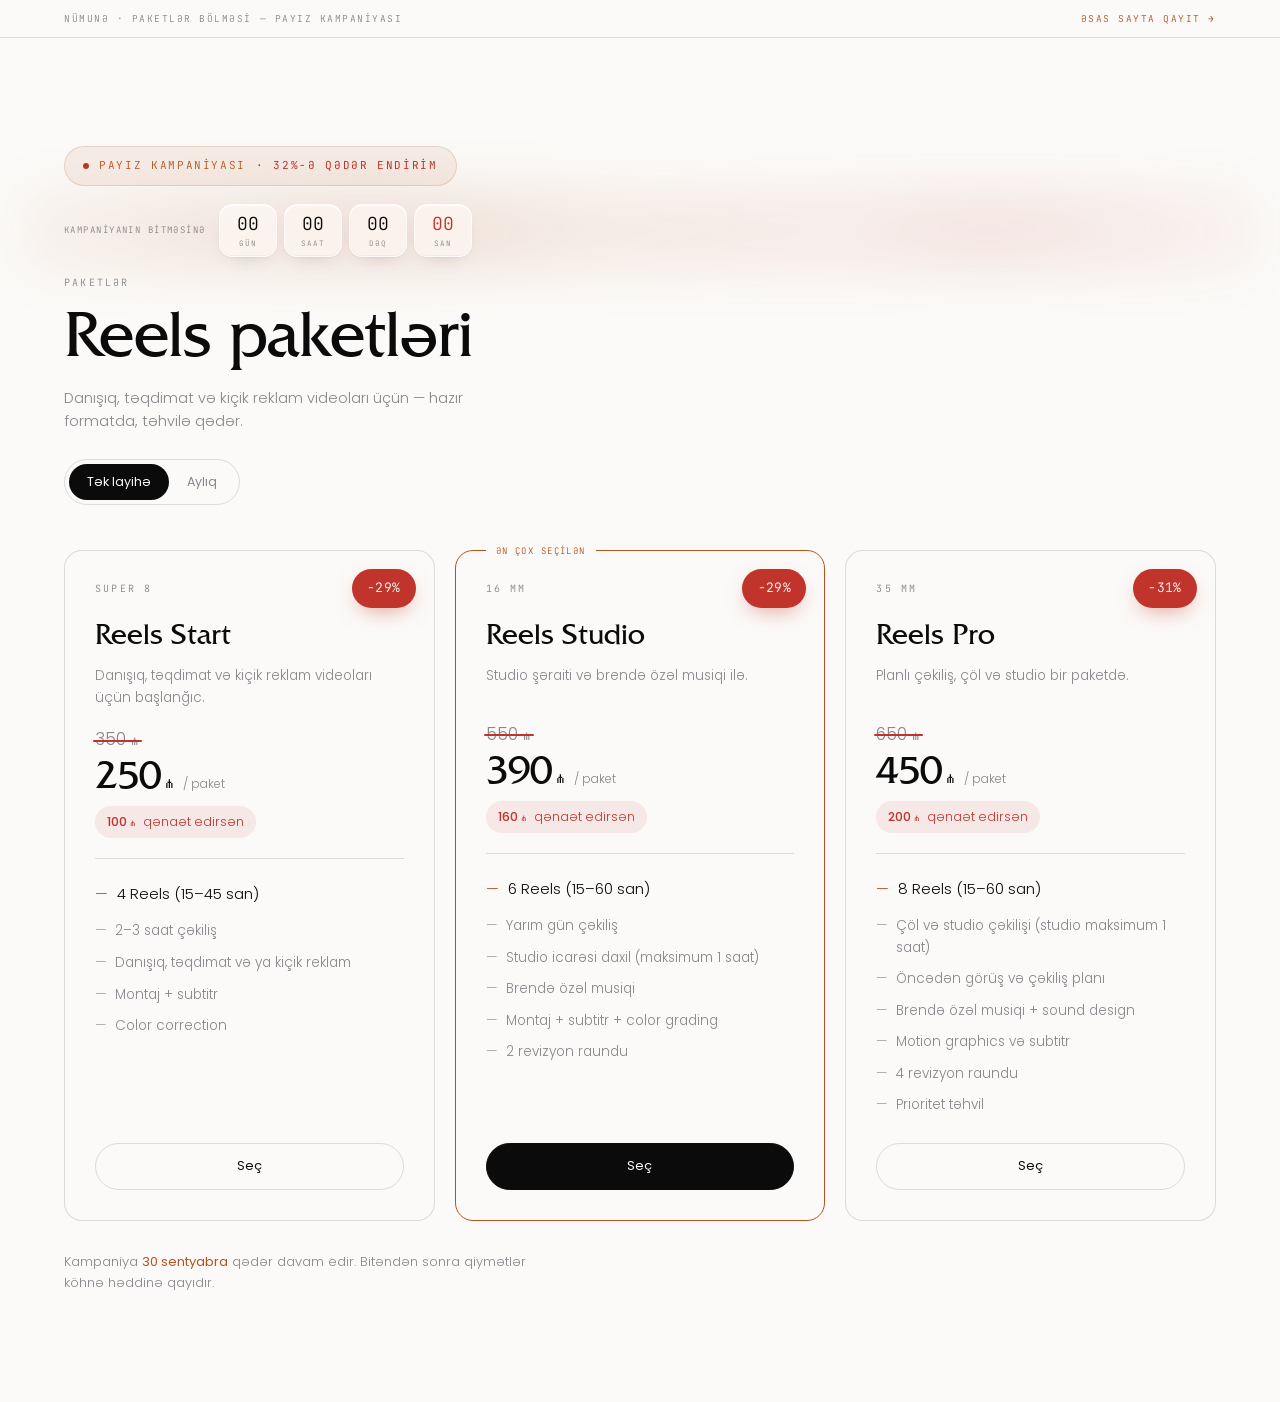
<file: paket-kampaniya.html>
<!doctype html>
<html lang="az">
<head>
<meta charset="utf-8">
<meta name="viewport" content="width=device-width, initial-scale=1, viewport-fit=cover">
<meta name="theme-color" content="#fbfaf8">
<title>Paketlər — payız kampaniyası (nümunə)</title>
<meta name="robots" content="noindex,nofollow">
<link rel="preconnect" href="https://fonts.googleapis.com">
<link rel="preconnect" href="https://fonts.gstatic.com" crossorigin>
<link href="https://fonts.googleapis.com/css2?family=Poppins:wght@200;300;400;500&family=JetBrains+Mono:wght@400&display=swap" rel="stylesheet">
<link rel="stylesheet" href="/font.css">
<style>
/* ==========================================================================
   PAKETLƏR — PAYIZ KAMPANİYASI (nümunə)
   Mövcud dizayn dili olduğu kimi saxlanılıb: Poppins + Latino/Boruna,
   krem fon, qara mətn, eyni radius/kölgə/keçid əyriləri.
   Yalnız kampaniya qatı əlavə olunub.
   ========================================================================== */
:root{
  /* --- saytın mövcud tokenləri (index.html ilə eyni) --- */
  --murekkeb:#0b0b0c;
  --kagiz:#fbfaf8;
  --sus:#86868b;
  --xett:rgba(11,11,12,.13);
  --dsp:"Latino","Boruna","Poppins",serif;
  --metn:"Poppins",-apple-system,BlinkMacSystemFont,"Segoe UI",Roboto,sans-serif;
  --mono:"JetBrains Mono",ui-monospace,Menlo,monospace;
  --kenar:clamp(20px,5vw,88px);
  --yum:cubic-bezier(.22,.61,.36,1);

  /* --- kampaniya qatı --- */
  --autumn:#B4531F;
  --sale:#C0342B;
  --autumn-soft:rgba(180,83,31,.08);
  --acilma:cubic-bezier(.22,1,.36,1);
}
*{box-sizing:border-box;margin:0;padding:0;-webkit-tap-highlight-color:transparent}
html{-webkit-text-size-adjust:100%}
body{
  background:var(--kagiz);color:var(--murekkeb);font-family:var(--metn);font-weight:300;
  font-size:clamp(15px,1.05vw,17px);line-height:1.6;-webkit-font-smoothing:antialiased
}
a{color:inherit;text-decoration:none}
button{font-family:inherit;border:0;background:none;color:inherit;cursor:pointer}
:focus-visible{outline:2px solid var(--autumn);outline-offset:3px}

.kicik{font-family:var(--mono);font-size:10px;letter-spacing:.22em;text-transform:uppercase;color:var(--sus)}
.blok{padding:clamp(72px,12vh,168px) var(--kenar)}
h2{font-family:var(--dsp);font-weight:400;font-size:clamp(30px,5.2vw,72px);line-height:1.02;letter-spacing:-.01em}
.bas-alt{margin-top:16px;max-width:48ch;color:var(--sus);font-size:14.5px}

/* nümunə lenti — əsas sayta köçürüləndə silinir */
.numune{
  padding:11px var(--kenar);border-bottom:1px solid var(--xett);
  display:flex;justify-content:space-between;gap:14px;flex-wrap:wrap;
  font-family:var(--mono);font-size:9.5px;letter-spacing:.16em;text-transform:uppercase;color:var(--sus)
}
.numune a{color:var(--autumn)}

/* ==================== BÖLMƏ ==================== */
#paketler{position:relative;overflow:hidden}
#paketler > *{position:relative;z-index:1}

/* --- payız yarpaqları (fon) --- */
.yarpaqlar{position:absolute;inset:0;z-index:0;pointer-events:none;overflow:hidden}
.yarpaq{
  position:absolute;top:-14%;width:34px;height:42px;
  color:var(--autumn);filter:blur(1px);
  animation-name:yarpaqDus;animation-timing-function:linear;animation-iteration-count:infinite
}
.yarpaq svg{width:100%;height:100%;display:block;fill:currentColor}
@keyframes yarpaqDus{
  0%  {transform:translate3d(0,-20vh,0) rotate(0deg)}
  100%{transform:translate3d(var(--sur,20px),118vh,0) rotate(var(--don,320deg))}
}

/* --- kampaniya nişanı --- */
.kampaniya-pill{
  display:inline-flex;align-items:center;gap:10px;flex-wrap:wrap;
  background:var(--autumn-soft);color:var(--autumn);
  padding:10px 18px;border-radius:100px;border:1px solid rgba(180,83,31,.18);
  font-family:var(--mono);font-size:11px;letter-spacing:.15em;text-transform:uppercase
}
.kampaniya-pill i{width:6px;height:6px;border-radius:50%;background:var(--sale);flex:none;
  box-shadow:0 0 0 0 rgba(192,52,43,.5);animation:pillNebz 2.2s ease-out infinite}
@keyframes pillNebz{
  0%{box-shadow:0 0 0 0 rgba(192,52,43,.45)}
  70%{box-shadow:0 0 0 9px rgba(192,52,43,0)}
  100%{box-shadow:0 0 0 0 rgba(192,52,43,0)}
}
.kampaniya-pill b{font-weight:400;color:var(--sale)}

/* ==================== REJİM DÜYMƏSİ ==================== */
.rejim{display:inline-flex;border:1px solid var(--xett);border-radius:100px;padding:4px;position:relative;margin-top:26px}
.rejim button{
  position:relative;z-index:2;color:var(--sus);font-size:12.5px;padding:9px 18px;border-radius:100px;
  transition:color .4s var(--yum)
}
.rejim button.aktiv{color:var(--kagiz)}
.rejim .surgu{
  position:absolute;top:4px;left:4px;height:calc(100% - 8px);
  background:var(--murekkeb);border-radius:100px;
  transition:transform .55s cubic-bezier(.34,1.4,.5,1),width .55s cubic-bezier(.34,1.4,.5,1)
}

/* ==================== KARTLAR ==================== */
.paketler{
  display:grid;grid-template-columns:repeat(auto-fit,minmax(268px,1fr));
  gap:clamp(12px,1.6vw,20px);margin-top:clamp(28px,5vh,48px)
}
.paket{
  position:relative;border:1px solid var(--xett);border-radius:18px;
  padding:clamp(22px,2.4vw,30px);display:flex;flex-direction:column;background:var(--kagiz);
  transition:transform .3s var(--yum),box-shadow .3s var(--yum),border-color .3s var(--yum),opacity .6s var(--acilma)
}
.paket:hover{transform:translateY(-4px);border-color:var(--autumn);box-shadow:0 18px 50px rgba(11,11,12,.07)}
.paket.esas{border-color:var(--autumn)}

/* giriş animasiyası */
.paket{opacity:0;transform:translateY(16px)}
.paket.gor{opacity:1;transform:none;transition:opacity .6s var(--acilma),transform .6s var(--acilma),border-color .3s var(--yum),box-shadow .3s var(--yum)}
.paket.gor:hover{transform:translateY(-4px)}
/* kart görünəndə üzərindən bir dəfə işıq keçir */
.paket::after{
  content:"";position:absolute;inset:0;border-radius:inherit;pointer-events:none;z-index:2;
  background:linear-gradient(105deg,transparent 36%,rgba(180,83,31,.13) 50%,transparent 64%);
  transform:translateX(-125%);opacity:0
}
.paket.parla::after{animation:kartParla 1.2s var(--acilma) forwards}
@keyframes kartParla{
  0%{transform:translateX(-125%);opacity:1}
  100%{transform:translateX(125%);opacity:0}
}

/* "ən çox seçilən" etiketi */
.esas-etiket{
  position:absolute;top:0;left:clamp(22px,2.4vw,30px);transform:translateY(-50%);
  background:var(--kagiz);color:var(--autumn);padding:0 10px;
  font-family:var(--mono);font-size:9px;letter-spacing:.16em;text-transform:uppercase;white-space:nowrap
}

/* endirim nişanı */
.endirim{
  position:absolute;top:clamp(14px,1.6vw,18px);right:clamp(14px,1.6vw,18px);
  display:inline-flex;align-items:center;justify-content:center;overflow:hidden;
  min-width:64px;padding:9px 14px;border-radius:100px;
  background:var(--sale);color:#fff;
  font-family:var(--mono);font-size:13px;letter-spacing:.02em;
  box-shadow:0 8px 22px -8px rgba(192,52,43,.55);
  opacity:0;transform:scale(.8) rotate(-6deg)
}
.endirim.gel{
  opacity:1;transform:scale(1) rotate(0deg);
  transition:opacity .4s var(--acilma),transform .45s cubic-bezier(.34,1.5,.5,1)
}
/* nişanın üzərindən keçən parıltı */
.endirim::after{
  content:"";position:absolute;inset:0;
  background:linear-gradient(100deg,transparent 38%,rgba(255,255,255,.6) 50%,transparent 62%);
  transform:translateX(-130%)
}
.endirim.gel::after{animation:nisanParla 1.15s .45s var(--acilma)}
@keyframes nisanParla{to{transform:translateX(130%)}}
.endirim.nebz{animation:endirimNebz 2.5s ease-in-out infinite}
@keyframes endirimNebz{0%,100%{transform:scale(1)}50%{transform:scale(1.05)}}

.paket .kicik{padding-right:64px}
.paket h3{font-family:var(--dsp);font-weight:400;font-size:clamp(22px,2.6vw,30px);margin:14px 0 6px}
.paket .qisa{color:var(--sus);font-size:13.5px;min-height:2.8em}

/* ==================== QİYMƏT ==================== */
.qiymet-blok{
  margin-top:18px;
  transition:opacity .35s var(--yum),transform .35s var(--yum)
}
.qiymet-blok.cixir{opacity:0;transform:translateY(-6px)}

/* köhnə qiymət — yeni qiymətin ÜSTÜNDƏ, sabit hündürlükdə (layout sıçramır) */
.kohne{
  display:block;height:26px;line-height:26px;
  font-size:17px;color:var(--sus);text-decoration:none;position:relative;width:fit-content
}
.kohne::after{
  content:"";position:absolute;left:-2px;right:-2px;top:52%;height:2px;
  background:var(--sale);border-radius:2px;
  transform:scaleX(0);transform-origin:left;
  transition:transform .45s var(--acilma)
}
.kohne.cizildi::after{transform:scaleX(1)}

/* qənaət sətri — endirimin manatla qarşılığı */
.qenaet{
  display:inline-flex;align-items:center;gap:7px;margin-top:10px;
  padding:6px 12px;border-radius:100px;
  background:rgba(192,52,43,.09);color:var(--sale);
  font-size:12.5px;white-space:nowrap;
  opacity:0;transform:translateY(6px);
  transition:opacity .45s var(--acilma),transform .45s var(--acilma)
}
.qenaet.gel{opacity:1;transform:none}
.qenaet b{font-weight:500;font-variant-numeric:tabular-nums}
/* aylıq rejimdə: tək-tək almaqla müqayisə */
.pkt-qeyd{display:block;margin-top:9px;font-size:12px;color:var(--sus)}

/* qiymət düşüb oturanda yüngül vurğu */
.qiymet strong{display:inline-block;transition:transform .35s var(--acilma)}
.qiymet strong.dusdu{animation:qiymetOtur .45s var(--acilma)}
@keyframes qiymetOtur{0%{transform:scale(1)}40%{transform:scale(1.07)}100%{transform:scale(1)}}

.qiymet{display:flex;align-items:baseline;gap:4px;margin-top:4px;font-family:var(--dsp);font-size:clamp(30px,3.4vw,40px);line-height:1}
.qiymet strong{font-weight:400;font-variant-numeric:tabular-nums}
.qiymet .val{font-family:var(--metn);font-weight:400;font-size:.5em}
.qiymet .vahid{font-family:var(--metn);font-weight:300;font-size:12px;color:var(--sus);margin-left:4px}

.paket ul{list-style:none;margin-top:20px;padding-top:18px;border-top:1px solid var(--xett)}
.paket li{font-size:13.5px;color:var(--sus);padding:5px 0;display:flex;gap:9px}
.paket li::before{content:"—";color:var(--murekkeb);opacity:.35;flex:none}
/* birinci bənd = paketin əsas fərqi (Reels sayı) — daha aydın */
.paket li.bend-esas{color:var(--murekkeb);font-size:15px;padding-bottom:9px}
.paket li.bend-esas::before{color:var(--autumn);opacity:1}

.dgm{
  margin-top:22px;text-align:center;
  font-size:13px;font-weight:400;padding:12px 22px;border-radius:100px;border:1px solid var(--xett);
  transition:background .35s var(--yum),color .35s var(--yum),border-color .35s var(--yum),transform .35s var(--yum)
}
.dgm:hover{transform:translateY(-2px)}
.dgm.dolu{background:var(--murekkeb);color:var(--kagiz);border-color:var(--murekkeb)}
.dgm.dolu:hover{opacity:.86}
.dgm.bos:hover{background:rgba(11,11,12,.05)}
.paket .dgm{margin-top:auto}
.paket ul{margin-bottom:22px}

/* ==================== GERİ SAYIM ==================== */
/* ---------- geri sayım (başlığın üstündə) ---------- */
.gs{position:relative;margin-top:18px;display:flex;align-items:center;gap:13px;flex-wrap:wrap}
/* şüşənin arxasında yumşaq isti işıq — bulanacaq bir şey olsun deyə */
.gs::before{
  content:"";position:absolute;left:-4%;right:-4%;top:-45%;bottom:-45%;z-index:-1;pointer-events:none;
  background:
    radial-gradient(55% 130% at 28% 50%,rgba(180,83,31,.16),transparent 72%),
    radial-gradient(45% 130% at 78% 50%,rgba(192,52,43,.11),transparent 72%);
  filter:blur(22px)
}
.gs-bas{
  font-family:var(--mono);font-size:9px;letter-spacing:.16em;text-transform:uppercase;color:var(--sus)
}
/* Şüşə qutular — Apple üslubu: yarımşəffaf, arxası bulanır,
   üst kənarında incə işıq, yumşaq qatlı kölgə. */
.gs-qutular{display:inline-flex;gap:7px;flex-wrap:wrap}
.gs-qutu{
  --aksR:180;--aksG:83;--aksB:31;
  position:relative;border-radius:13px;perspective:800px
}
.gs-qutu[data-k="san"]{--aksR:192;--aksG:52;--aksB:43}
.gs-govde{
  position:relative;display:flex;flex-direction:column;align-items:center;gap:4px;
  min-width:58px;padding:9px 10px 7px;border-radius:inherit;
  background:rgba(255,255,255,.5);
  -webkit-backdrop-filter:blur(18px) saturate(185%);
  backdrop-filter:blur(18px) saturate(185%);
  border:1px solid rgba(255,255,255,.62);
  box-shadow:
    inset 0 1px 0 rgba(255,255,255,.95),
    inset 0 -1px 0 rgba(11,11,12,.035),
    0 1px 2px rgba(11,11,12,.05),
    0 8px 22px -14px rgba(11,11,12,.28);
  overflow:hidden;isolation:isolate;transform-style:preserve-3d;
  transition:transform .4s var(--yum),border-color .45s var(--yum),
             box-shadow .45s var(--yum),background .45s var(--yum)
}
/* şüşənin üstündən keçən nazik işıq zolağı */
.gs-govde::after{
  content:"";position:absolute;left:12%;right:12%;top:0;height:1px;pointer-events:none;
  background:linear-gradient(90deg,transparent,rgba(255,255,255,.95),transparent)
}
/* kursorun ardınca gedən isti şüa — şüşənin içində */
.gs-parilti{
  position:absolute;inset:0;z-index:-1;pointer-events:none;opacity:0;
  transition:opacity .2s linear;
  background:radial-gradient(170px circle at var(--mx,50%) var(--my,50%),
    rgba(var(--aksR),var(--aksG),var(--aksB),.28) 0%,
    rgba(var(--aksR),var(--aksG),var(--aksB),.10) 40%,
    rgba(var(--aksR),var(--aksG),var(--aksB),0) 70%)
}
.gs-qutu.isiq .gs-parilti{opacity:1}
.gs-qutu.isiq .gs-govde{
  background:rgba(255,255,255,.66);
  border-color:rgba(var(--aksR),var(--aksG),var(--aksB),.42);
  box-shadow:
    inset 0 1px 0 rgba(255,255,255,1),
    0 2px 4px rgba(11,11,12,.05),
    0 16px 34px -18px rgba(var(--aksR),var(--aksG),var(--aksB),.5)
}
.gs-qutu.isiq .rq{color:rgb(var(--aksR),var(--aksG),var(--aksB))}
.gs-qutu.isiq .gs-etiket{color:rgba(11,11,12,.55)}

/* rəqəm: dəyişəndə köhnəsi yuxarı sürüşüb bulanır, yenisi aşağıdan gəlir */
.gs-req{
  position:relative;display:block;width:2ch;height:1.06em;overflow:hidden;
  font-family:var(--mono);font-size:18px;line-height:1.06;font-variant-numeric:tabular-nums
}
.rq{
  position:absolute;inset:0;display:flex;align-items:center;justify-content:center;
  color:var(--murekkeb);
  transition:transform .34s var(--acilma),opacity .34s var(--acilma),
             filter .34s var(--acilma),color .45s var(--yum)
}
.gs-qutu[data-k="san"] .rq{color:var(--sale)}
.rq.gelir{transform:translateY(108%);opacity:0;filter:blur(4px)}
.rq.gedir{transform:translateY(-108%);opacity:0;filter:blur(4px)}

.gs-etiket{
  font-family:var(--mono);font-size:7.5px;letter-spacing:.14em;text-transform:uppercase;
  color:var(--sus);transition:color .45s var(--yum)
}

/* son 7 gün — hamısı qırmızı aksentə keçir */
.gs.telesik .gs-bas{color:var(--sale)}
.gs.telesik .gs-qutu{--aksR:192;--aksG:52;--aksB:43}
.gs.telesik .rq{color:var(--sale)}
.gs.telesik .gs-govde{border-color:rgba(192,52,43,.3)}
.gs.telesik{animation:gsNebz 2.6s ease-in-out infinite}
@keyframes gsNebz{0%,100%{opacity:1}50%{opacity:.82}}

/* ---------- kartların altındakı sətir ---------- */
.sayim{margin-top:clamp(24px,3.5vh,36px);font-size:13px;max-width:62ch}
.sayim-bas{color:var(--sus)}
.sayim-bas b{font-weight:400;color:var(--autumn)}

/* ==================== SİFARİŞ FORMASI (kiçik pəncərə) ==================== */
.mdl{position:fixed;inset:0;z-index:300;display:flex;align-items:center;justify-content:center;padding:18px}
.mdl[hidden]{display:none}
.mdl-fon{
  position:absolute;inset:0;background:rgba(11,11,12,.42);
  -webkit-backdrop-filter:blur(10px);backdrop-filter:blur(10px);
  opacity:0;transition:opacity .35s var(--yum)
}
.mdl.aciq .mdl-fon{opacity:1}
.mdl-panel{
  position:relative;z-index:2;width:100%;max-width:430px;max-height:92vh;overflow-y:auto;
  padding:24px 24px 20px;border-radius:20px;
  background:rgba(251,250,248,.86);
  -webkit-backdrop-filter:blur(26px) saturate(190%);backdrop-filter:blur(26px) saturate(190%);
  border:1px solid rgba(255,255,255,.7);
  box-shadow:inset 0 1px 0 rgba(255,255,255,.95),0 30px 70px -30px rgba(11,11,12,.5);
  opacity:0;transform:translateY(14px) scale(.98);
  transition:opacity .4s var(--acilma),transform .4s var(--acilma)
}
.mdl.aciq .mdl-panel{opacity:1;transform:none}
.mdl-bagla{
  position:absolute;top:14px;right:16px;width:30px;height:30px;border-radius:50%;
  display:flex;align-items:center;justify-content:center;font-size:17px;line-height:1;
  color:var(--sus);transition:background .3s,color .3s
}
.mdl-bagla:hover{background:rgba(11,11,12,.06);color:var(--murekkeb)}

.mdl-nisan{
  display:inline-block;padding:5px 11px;border-radius:100px;
  background:var(--autumn-soft);color:var(--autumn);
  font-family:var(--mono);font-size:8.5px;letter-spacing:.15em;text-transform:uppercase
}
.mdl-panel h3{font-family:var(--dsp);font-weight:400;font-size:27px;line-height:1.1;margin:11px 0 0}
.mdl-qiymet{display:flex;align-items:baseline;gap:8px;margin-top:7px;flex-wrap:wrap}
.mdl-qiymet s{font-size:14px;color:var(--sus);text-decoration-color:var(--sale)}
.mdl-qiymet strong{font-family:var(--dsp);font-weight:400;font-size:27px;line-height:1}
.mdl-qiymet em{font-style:normal;font-size:12px;color:var(--sus)}
.mdl-qiymet i{
  font-style:normal;padding:3px 8px;border-radius:100px;
  background:var(--sale);color:#fff;font-family:var(--mono);font-size:10px
}
.mdl-ayirici{height:1px;background:var(--xett);margin:18px 0 16px}

.mdl-form{display:flex;flex-direction:column;gap:11px}
.mdl-form label{display:flex;flex-direction:column;gap:5px;font-size:12px;color:var(--sus)}
.mdl-form input,.mdl-form textarea{
  font-family:var(--metn);font-weight:300;font-size:14.5px;color:var(--murekkeb);
  padding:11px 13px;border-radius:11px;border:1px solid var(--xett);
  background:rgba(255,255,255,.6);transition:border-color .3s,background .3s;width:100%
}
.mdl-form textarea{resize:vertical;min-height:56px}
.mdl-form input:focus,.mdl-form textarea:focus{outline:0;border-color:var(--autumn);background:#fff}
.mdl-form input.xeta{border-color:var(--sale)}
.mdl-cut{display:grid;grid-template-columns:1fr 1fr;gap:11px}
@media (max-width:420px){ .mdl-cut{grid-template-columns:1fr} }

.mdl-xeta{min-height:0;font-size:12.5px;color:var(--sale);line-height:1.5}
.mdl-xeta:empty{display:none}
.mdl-dgm{display:grid;grid-template-columns:1fr 1fr;gap:9px;margin-top:5px}
@media (max-width:420px){ .mdl-dgm{grid-template-columns:1fr} }
.mdl-btn{
  padding:13px 14px;border-radius:100px;border:1px solid var(--xett);
  font-size:13px;text-align:center;
  transition:background .3s,color .3s,border-color .3s,transform .25s var(--yum)
}
.mdl-btn:hover{transform:translateY(-2px)}
.mdl-btn.dolu{background:var(--murekkeb);color:var(--kagiz);border-color:var(--murekkeb)}
.mdl-btn.dolu:hover{background:var(--autumn);border-color:var(--autumn)}
.mdl-btn.wa:hover{border-color:var(--autumn);color:var(--autumn)}
.mdl-btn[disabled]{opacity:.55;pointer-events:none}
.mdl-alt{margin-top:11px;font-size:11.5px;color:var(--sus);text-align:center}

.mdl-ugur{text-align:center;padding:8px 0 4px}
.mdl-ugur[hidden]{display:none}
.mdl-ugur-ikon{
  width:44px;height:44px;margin:0 auto 14px;border-radius:50%;
  background:var(--autumn-soft);color:var(--autumn);
  display:flex;align-items:center;justify-content:center;font-size:20px
}
.mdl-ugur h4{font-family:var(--dsp);font-weight:400;font-size:22px;margin-bottom:8px}
.mdl-ugur p{font-size:13px;color:var(--sus);max-width:34ch;margin:0 auto}

/* ==================== MOBİL ==================== */
@media (max-width:820px){
  .yarpaqlar{display:none}                    /* performans: mobildə yarpaq yoxdur */
  .paketler{grid-template-columns:minmax(0,1fr)}
  .endirim{min-width:58px;padding:8px 12px;font-size:12px}
  .paket .kicik{padding-right:76px}
  .kohne{font-size:16px}
  .mdl-panel{padding:20px 18px 18px;border-radius:18px}
  .mdl-panel h3{font-size:24px}
  .gs-govde{min-width:52px;padding:8px 8px 6px}
  .gs-req{font-size:16px}
  .gs-qutular{gap:6px}
  .qiymet{font-size:32px}
}

/* ==================== HƏRƏKƏT AZALDILIB ==================== */
@media (prefers-reduced-motion:reduce){
  .yarpaqlar{display:none}
  .paket{opacity:1 !important;transform:none !important;transition:none !important}
  .paket:hover{transform:none !important}
  .kohne::after{transform:scaleX(1) !important;transition:none !important}
  .endirim{opacity:1 !important;transform:none !important;animation:none !important;transition:none !important}
  .qiymet-blok{transition:none !important}
  .rejim .surgu{transition:none !important}
  .qenaet{opacity:1 !important;transform:none !important;transition:none !important}
  .paket::after,.endirim::after{display:none !important}
  .kampaniya-pill i{animation:none !important}
  .gs{animation:none !important}
  .gs-govde{transform:none !important}
  .gs::before{display:none !important}
  .mdl-fon,.mdl-panel{transition:none !important}
  .mdl-panel{opacity:1 !important;transform:none !important}
  .mdl-btn:hover{transform:none !important}
  .rq{transition:none !important;filter:none !important}
  .gs-parilti{display:none !important}
  .qiymet strong{animation:none !important}
}
</style>
</head>
<body>

<div class="numune">
  <span>Nümunə · Paketlər bölməsi — payız kampaniyası</span>
  <a href="/?web=1">əsas sayta qayıt &rarr;</a>
</div>

<!-- ================= PAKETLƏR ================= -->
<section class="blok" id="paketler" aria-labelledby="p-bas">
  <div class="yarpaqlar" id="yarpaqlar" aria-hidden="true"></div>

  <div class="kampaniya-pill"><i aria-hidden="true"></i>Payız kampaniyası<b id="pill-endirim">&mdash;</b></div>

  <div class="gs" id="gs">
    <span class="gs-bas">Kampaniyanın bitməsinə</span>
    <span class="gs-qutular" id="gs-qutular" aria-live="off"></span>
  </div>
  <div class="kicik" style="margin-top:18px">Paketlər</div>
  <h2 id="p-bas" style="margin-top:12px">Reels paketləri</h2>
  <p class="bas-alt">Danışıq, təqdimat və kiçik reklam videoları üçün — hazır formatda, təhvilə qədər.</p>

  <div class="rejim" role="tablist" aria-label="Ödəniş rejimi">
    <div class="surgu" id="surgu" aria-hidden="true"></div>
    <button type="button" class="aktiv" role="tab" aria-selected="true">Tək layihə</button>
    <button type="button" role="tab" aria-selected="false">Aylıq</button>
  </div>

  <div class="paketler" id="paketler-tor"></div>

  <p class="sayim">
    <span class="sayim-bas">Kampaniya <b>30 sentyabra</b> qədər davam edir.
      Bitəndən sonra qiymətlər köhnə həddinə qayıdır.</span>
  </p>
</section>

<!-- ================= SİFARİŞ FORMASI ================= -->
<div class="mdl" id="mdl" role="dialog" aria-modal="true" aria-labelledby="mdl-bas" hidden>
  <div class="mdl-fon" data-bagla></div>
  <div class="mdl-panel">
    <button type="button" class="mdl-bagla" data-bagla aria-label="Bağla">&times;</button>

    <div id="mdl-govde">
      <span class="mdl-nisan" id="mdl-rejim">Tək paket</span>
      <h3 id="mdl-bas">—</h3>
      <div class="mdl-qiymet">
        <s id="mdl-kohne"></s>
        <strong id="mdl-yeni"></strong>
        <em id="mdl-vahid"></em>
        <i id="mdl-endirim"></i>
      </div>
      <div class="mdl-ayirici"></div>

      <form class="mdl-form" id="mdl-form" novalidate>
        <label>Ad və soyad *
          <input type="text" id="f-ad" autocomplete="name" placeholder="Adınız">
        </label>
        <label>Telefon / WhatsApp *
          <input type="tel" id="f-tel" inputmode="tel" autocomplete="tel" placeholder="+994 XX XXX XX XX">
        </label>
        <div class="mdl-cut">
          <label>Təxmini tarix
            <input type="date" id="f-tarix">
          </label>
          <label>E-poçt
            <input type="email" id="f-mail" autocomplete="email" placeholder="istəyə bağlı">
          </label>
        </div>
        <label>Qısa qeyd
          <textarea id="f-qeyd" rows="2" placeholder="Nə çəkmək istəyirsən?"></textarea>
        </label>
        <p class="mdl-xeta" id="mdl-xeta" role="alert"></p>
        <div class="mdl-dgm">
          <button type="button" class="mdl-btn dolu" id="mdl-mail">E-poçt ilə göndər</button>
          <button type="button" class="mdl-btn wa" id="mdl-wa">WhatsApp-a yaz</button>
        </div>
        <p class="mdl-alt">Seçdiyin paketin bütün detalları mesaja avtomatik əlavə olunur.</p>
      </form>
    </div>

    <div class="mdl-ugur" id="mdl-ugur" hidden>
      <div class="mdl-ugur-ikon" aria-hidden="true">&#10003;</div>
      <h4>Sorğun göndərildi</h4>
      <p>Adətən bir neçə saat ərzində cavab verirəm. Tələsirsənsə WhatsApp-a da yaza bilərsən.</p>
    </div>
  </div>
</div>

<script>
(function(){
'use strict';

/* ==========================================================================
   KONFİQ — bütün qiymət, mətn və tarixlər YALNIZ burada.
   Kampaniyanı dəyişmək üçün başqa heç bir yerə toxunmaq lazım deyil.
   ========================================================================== */
var ELAQE = {
  eposta:   "malikzadarahman@gmail.com",
  whatsapp: "994705205885"          /* beynəlxalq format, + və boşluq olmadan */
};

var KAMPANIYA = {
  bitis: "2026-09-30T23:59:59+04:00",   /* Bakı vaxtı */
  bitisMetni: "Kampaniya 30 sentyabra qədər"
};

var PACKAGES = {
  single: [
    { nisan:"Super 8", ad:"Reels Start", qisa:"Danışıq, təqdimat və kiçik reklam videoları üçün başlanğıc.",
      kohne:350, yeni:250, endirim:29, vahid:"/ paket", esas:false,
      siyahi:[
        "4 Reels (15–45 san)",
        "2–3 saat çəkiliş",
        "Danışıq, təqdimat və ya kiçik reklam",
        "Montaj + subtitr",
        "Color correction"
      ] },

    { nisan:"16 mm", ad:"Reels Studio", qisa:"Studio şəraiti və brendə özəl musiqi ilə.",
      kohne:550, yeni:390, endirim:29, vahid:"/ paket", esas:true,
      siyahi:[
        "6 Reels (15–60 san)",
        "Yarım gün çəkiliş",
        "Studio icarəsi daxil (maksimum 1 saat)",
        "Brendə özəl musiqi",
        "Montaj + subtitr + color grading",
        "2 revizyon raundu"
      ] },

    { nisan:"35 mm", ad:"Reels Pro", qisa:"Planlı çəkiliş, çöl və studio bir paketdə.",
      kohne:650, yeni:450, endirim:31, vahid:"/ paket", esas:false,
      siyahi:[
        "8 Reels (15–60 san)",
        "Çöl və studio çəkilişi (studio maksimum 1 saat)",
        "Öncədən görüş və çəkiliş planı",
        "Brendə özəl musiqi + sound design",
        "Motion graphics və subtitr",
        "4 revizyon raundu",
        "Prioritet təhvil"
      ] }
  ],
  monthly: [
    { nisan:"Super 8", ad:"Reels Start", qisa:"Aylıq davamlı Reels axını — sabit ritm.",
      kohne:550, yeni:390, endirim:29, vahid:"/ ayda", esas:false,
      qeyd:"Tək-tək alsan 500 ₼ olardı",
      siyahi:[
        "Ayda 8 Reels",
        "Ayda 2 çəkiliş günü (2–3 saat)",
        "Danışıq və təqdimat kontenti",
        "Montaj + subtitr",
        "Aylıq kontent planı"
      ] },

    { nisan:"16 mm", ad:"Reels Studio", qisa:"Studio və brend musiqisi ilə aylıq kontent.",
      kohne:850, yeni:590, endirim:31, vahid:"/ ayda", esas:true,
      qeyd:"Tək-tək alsan 780 ₼ olardı",
      siyahi:[
        "Ayda 12 Reels",
        "Ayda 2 yarım gün çəkiliş",
        "Studio icarəsi daxil (maksimum 1 saat)",
        "Brendə özəl musiqi",
        "Color grading + 2 revizyon raundu",
        "Aylıq kontent planı"
      ] },

    { nisan:"35 mm", ad:"Reels Pro", qisa:"Ən geniş aylıq paket — plan, çöl, studio.",
      kohne:1100, yeni:750, endirim:32, vahid:"/ ayda", esas:false,
      qeyd:"Tək-tək alsan 900 ₼ olardı",
      siyahi:[
        "Ayda 16 Reels",
        "Çöl və studio çəkilişi (studio maksimum 1 saat)",
        "Öncədən görüş və aylıq çəkiliş planı",
        "Brendə özəl musiqi + sound design",
        "Motion graphics və subtitr",
        "Sərbəst revizyon",
        "Prioritet təhvil (48 saat)"
      ] }
  ]
};

/* ========================================================================== */
var azalt = matchMedia('(prefers-reduced-motion: reduce)').matches;
var tor = document.getElementById('paketler-tor');
var rejimBtn = [].slice.call(document.querySelectorAll('.rejim button'));
var surgu = document.getElementById('surgu');
var cari = 0;                 /* 0 = tək layihə, 1 = aylıq */
var acilib = false;           /* bölmə bir dəfə görünübmü */

function esc(s){ return String(s).replace(/&/g,'&amp;').replace(/</g,'&lt;').replace(/>/g,'&gt;'); }

/* ---------------- KARTLARI QUR ---------------- */
function kartlariQur(rejim){
  var siyahi = rejim === 1 ? PACKAGES.monthly : PACKAGES.single;
  tor.innerHTML = siyahi.map(function(p, i){
    return '' +
    '<article class="paket' + (p.esas ? ' esas' : '') + '" data-i="' + i + '">' +
      (p.esas ? '<span class="esas-etiket">Ən çox seçilən</span>' : '') +
      '<span class="endirim" role="img" aria-label="' + p.endirim + ' faiz endirim">&minus;' + p.endirim + '%</span>' +
      '<div class="kicik">' + esc(p.nisan) + '</div>' +
      '<h3>' + esc(p.ad) + '</h3>' +
      '<p class="qisa">' + esc(p.qisa) + '</p>' +
      '<div class="qiymet-blok">' +
        '<s class="kohne">' + p.kohne + ' ₼</s>' +
        '<div class="qiymet">' +
          '<strong data-bas="' + p.kohne + '" data-hedef="' + p.yeni + '">' + p.kohne + '</strong>' +
          '<span class="val">₼</span>' +
          '<span class="vahid">' + esc(p.vahid) + '</span>' +
        '</div>' +
        '<span class="qenaet"><b>' + (p.kohne - p.yeni) + ' ₼</b> qənaət edirsən</span>' +
        (p.qeyd ? '<span class="pkt-qeyd">' + esc(p.qeyd) + '</span>' : '') +
      '</div>' +
      '<ul>' + p.siyahi.map(function(s, j){
        return '<li' + (j === 0 ? ' class="bend-esas"' : '') + '>' + esc(s) + '</li>';
      }).join('') + '</ul>' +
      '<a class="dgm ' + (p.esas ? 'dolu' : 'bos') + '" href="/#elaqe" data-sec="' + i + '">Seç</a>' +
    '</article>';
  }).join('');
}

/* ---------------- RƏQƏM SAYIMI ---------------- */
/* Qiymət KÖHNƏDƏN YENİYƏ enir — endirimin ən aydın göstəricisi budur:
   istifadəçi rəqəmin düşdüyünü gözü ilə görür. */
function sayimAnimasiya(el, basDeyer, hedef, muddet, bitdi){
  if(azalt){ el.textContent = hedef; if(bitdi) bitdi(); return; }
  var t0 = null;
  el.textContent = basDeyer;
  function addim(t){
    if(t0 === null) t0 = t;
    var n = Math.min(1, (t - t0) / muddet);
    var e = 1 - Math.pow(1 - n, 3);                 /* ease-out cubic */
    el.textContent = Math.round(basDeyer + (hedef - basDeyer) * e);
    if(n < 1) requestAnimationFrame(addim);
    else {
      el.textContent = hedef;
      el.classList.add('dusdu');
      setTimeout(function(){ el.classList.remove('dusdu'); }, 500);
      if(bitdi) bitdi();
    }
  }
  requestAnimationFrame(addim);
}

/* ---------------- BİR KARTIN ARDICILLIĞI ---------------- */
function kartOynat(kart, gecikme){
  var kohne  = kart.querySelector('.kohne');
  var reqem  = kart.querySelector('.qiymet strong');
  var nisan  = kart.querySelector('.endirim');
  var qenaet = kart.querySelector('.qenaet');
  var hedef  = parseInt(reqem.getAttribute('data-hedef'), 10) || 0;
  var basDeyer = parseInt(reqem.getAttribute('data-bas'), 10) || hedef;

  if(azalt){
    kart.classList.add('gor');
    kohne.classList.add('cizildi');
    reqem.textContent = hedef;
    nisan.classList.add('gel');
    if(qenaet) qenaet.classList.add('gel');
    return;
  }

  setTimeout(function(){ kart.classList.add('gor', 'parla'); }, gecikme);
  setTimeout(function(){ kohne.classList.add('cizildi'); }, gecikme + 300);
  setTimeout(function(){
    sayimAnimasiya(reqem, basDeyer, hedef, 900, function(){
      nisan.classList.add('gel');
      if(qenaet) qenaet.classList.add('gel');
      setTimeout(function(){ nisan.classList.add('nebz'); }, 500);
    });
  }, gecikme + 320);
}

function hamisiniOynat(){
  [].slice.call(tor.children).forEach(function(kart, i){
    kartOynat(kart, i * 60);                       /* 60ms fərq */
  });
}

/* ---------------- REJİM DƏYİŞMƏSİ ---------------- */
function surguYer(i){
  var b = rejimBtn[i]; if(!b || !surgu) return;
  surgu.style.width = b.offsetWidth + 'px';
  surgu.style.transform = 'translateX(' + (b.offsetLeft - 4) + 'px)';
}

function rejimQoy(i, ilk){
  cari = i;
  rejimBtn.forEach(function(b, j){
    b.classList.toggle('aktiv', j === i);
    b.setAttribute('aria-selected', j === i ? 'true' : 'false');
  });
  surguYer(i);

  if(ilk || azalt){
    kartlariQur(i);
    if(!ilk || acilib) hamisiniOynat();
    return;
  }

  /* köhnə qiymət bloku çıxsın → yenisi gəlsin */
  var bloklar = [].slice.call(tor.querySelectorAll('.qiymet-blok'));
  bloklar.forEach(function(b){ b.classList.add('cixir'); });
  setTimeout(function(){
    kartlariQur(i);
    [].slice.call(tor.children).forEach(function(k){ k.classList.add('gor'); });
    hamisiniOynatQiymet();
  }, 350);
}

/* rejim dəyişəndə kartlar yenidən görünmür — yalnız qiymət hissəsi oynayır */
function hamisiniOynatQiymet(){
  [].slice.call(tor.children).forEach(function(kart, i){
    var kohne  = kart.querySelector('.kohne');
    var reqem  = kart.querySelector('.qiymet strong');
    var nisan  = kart.querySelector('.endirim');
    var qenaet = kart.querySelector('.qenaet');
    var hedef  = parseInt(reqem.getAttribute('data-hedef'), 10) || 0;
    var basDeyer = parseInt(reqem.getAttribute('data-bas'), 10) || hedef;
    var g = i * 60;
    if(azalt){
      kohne.classList.add('cizildi'); reqem.textContent = hedef;
      nisan.classList.add('gel'); if(qenaet) qenaet.classList.add('gel');
      return;
    }
    setTimeout(function(){ kohne.classList.add('cizildi'); }, g + 60);
    setTimeout(function(){
      sayimAnimasiya(reqem, basDeyer, hedef, 900, function(){
        nisan.classList.add('gel');
        if(qenaet) qenaet.classList.add('gel');
        setTimeout(function(){ nisan.classList.add('nebz'); }, 500);
      });
    }, g + 60);
  });
}

/* ---------------- GERİ SAYIM ---------------- */
/* Geri sayım: qutular bir dəfə qurulur, sonra yalnız rəqəmlər yenilənir.
   Saniyə hər dəfə dəyişəndə qısa "tik" vurğusu alır — kampaniyanın
   həqiqətən işlədiyi hiss olunsun. */
var gsQutu = {};
function sayimQur(){
  var q = document.getElementById('gs-qutular');
  if(!q) return;
  q.innerHTML = [['gun','gün'],['saat','saat'],['deq','dəq'],['san','san']].map(function(k){
    return '<span class="gs-qutu" data-k="' + k[0] + '">' +
             '<span class="gs-govde">' +
               '<span class="gs-parilti" aria-hidden="true"></span>' +
               '<span class="gs-req"><span class="rq">00</span></span>' +
               '<span class="gs-etiket">' + k[1] + '</span>' +
             '</span>' +
           '</span>';
  }).join('');
  ['gun','saat','deq','san'].forEach(function(k){
    var qab = q.querySelector('[data-k="' + k + '"]');
    gsQutu[k] = { qab:qab, req:qab.querySelector('.gs-req'), deyer:'00' };
  });
  qutuTilt();
}

/* rəqəmi dəyişdirir: köhnəsi yuxarı sürüşüb bulanır, yenisi aşağıdan gəlir */
function reqemYaz(c, yeni){
  if(c.deyer === yeni) return;
  c.deyer = yeni;
  if(azalt){ c.req.innerHTML = '<span class="rq">' + yeni + '</span>'; return; }
  var kohne = c.req.querySelector('.rq:not(.gedir)');
  var teze = document.createElement('span');
  teze.className = 'rq gelir';
  teze.textContent = yeni;
  c.req.appendChild(teze);
  requestAnimationFrame(function(){
    requestAnimationFrame(function(){
      teze.classList.remove('gelir');
      if(kohne){
        kohne.classList.add('gedir');
        setTimeout(function(){ if(kohne.parentNode) kohne.parentNode.removeChild(kohne); }, 400);
      }
    });
  });
}

/* üstünə gələndə 3D əyilmə + kursor parıltısı (yalnız işarələyicili cihazda) */
function qutuTilt(){
  if(azalt || !matchMedia('(hover: hover)').matches) return;
  [].slice.call(document.querySelectorAll('.gs-qutu')).forEach(function(q){
    var g = q.querySelector('.gs-govde'), r = null;
    q.addEventListener('mouseenter', function(){ r = q.getBoundingClientRect(); q.classList.add('isiq'); });
    q.addEventListener('mousemove', function(e){
      if(!r) r = q.getBoundingClientRect();
      var x = (e.clientX - r.left) / r.width, y = (e.clientY - r.top) / r.height;
      q.style.setProperty('--mx', (x * 100).toFixed(1) + '%');
      q.style.setProperty('--my', (y * 100).toFixed(1) + '%');
      g.style.transform =
        'rotateX(' + ((0.5 - y) * 11).toFixed(2) + 'deg) ' +
        'rotateY(' + ((x - 0.5) * 13).toFixed(2) + 'deg) translateZ(5px)';
    });
    q.addEventListener('mouseleave', function(){
      r = null; q.classList.remove('isiq'); g.style.transform = '';
    });
  });
}

function sayimYenile(){
  var gs = document.getElementById('gs');
  if(!gsQutu.gun) return;
  var qalan = new Date(KAMPANIYA.bitis).getTime() - Date.now();
  if(isNaN(qalan)) return;
  if(qalan <= 0){
    ['gun','saat','deq','san'].forEach(function(k){ reqemYaz(gsQutu[k], '00'); });
    if(gs) gs.classList.remove('telesik');
    return;
  }
  var sn  = Math.floor(qalan / 1000);
  var gun = Math.floor(sn / 86400),
      saat= Math.floor((sn % 86400) / 3600),
      deq = Math.floor((sn % 3600) / 60),
      san = sn % 60;
  function ik(n){ return n < 10 ? '0' + n : '' + n; }
  var deyer = { gun:ik(gun), saat:ik(saat), deq:ik(deq), san:ik(san) };

  ['gun','saat','deq','san'].forEach(function(k){ reqemYaz(gsQutu[k], deyer[k]); });

  /* son 7 gün — rəng və nəbz dəyişir */
  if(gs) gs.classList.toggle('telesik', gun < 7);
}

/* ən böyük endirim faizi — kampaniya nişanında göstərilir */
function pillEndirim(){
  var el = document.getElementById('pill-endirim');
  if(!el) return;
  var en = 0;
  PACKAGES.single.concat(PACKAGES.monthly).forEach(function(p){ if(p.endirim > en) en = p.endirim; });
  el.textContent = '· ' + en + '%-ə qədər endirim';
}

/* ---------------- YARPAQLAR ---------------- */
function yarpaqlariQur(){
  var q = document.getElementById('yarpaqlar');
  /* mobildə CSS onsuz da display:none edir — burada yalnız hərəkət
     azaldılıbsa dayanırıq ki, ekran sonradan genişlənsə yarpaqlar olsun */
  if(!q || azalt) return;
  var YARPAQ = '<svg viewBox="0 0 32 40" aria-hidden="true">' +
    '<path d="M16 1.5C7.8 8.6 2.5 15.2 2.5 22.6c0 7.6 6 13.9 13.5 15.9 7.5-2 13.5-8.3 13.5-15.9C29.5 15.2 24.2 8.6 16 1.5z"/>' +
    '<path d="M15.4 12h1.2v26h-1.2z" opacity=".55"/></svg>';
  /* 6 yarpaq — az saxlanılıb, çox olsa ucuz görünür */
  var yer = [
    {l:8,  en:30, sure:26, gec:0,   sur:'26px',  don:'300deg', op:.09},
    {l:26, en:22, sure:31, gec:-9,  sur:'-18px', don:'-260deg',op:.06},
    {l:47, en:36, sure:22, gec:-4,  sur:'34px',  don:'340deg', op:.10},
    {l:63, en:24, sure:29, gec:-15, sur:'-24px', don:'280deg', op:.07},
    {l:81, en:32, sure:19, gec:-7,  sur:'20px',  don:'-320deg',op:.08},
    {l:93, en:20, sure:24, gec:-18, sur:'-14px', don:'300deg', op:.06}
  ];
  q.innerHTML = yer.map(function(y){
    return '<span class="yarpaq" style="' +
      'left:' + y.l + '%;width:' + y.en + 'px;height:' + Math.round(y.en * 1.25) + 'px;' +
      'opacity:' + y.op + ';animation-duration:' + y.sure + 's;animation-delay:' + y.gec + 's;' +
      '--sur:' + y.sur + ';--don:' + y.don + '">' + YARPAQ + '</span>';
  }).join('');
}

/* ==========================================================================
   SİFARİŞ FORMASI
   Paket seçiləndə kiçik pəncərə açılır. İki yol var: e-poçt (FormSubmit) və
   WhatsApp. Hər ikisində seçilmiş paketin detalları avtomatik əlavə olunur —
   müştəri onları yazmır, sən də nəyin seçildiyini dəqiq görürsən.
   ========================================================================== */
var mdl, mdlAcan = null, seciliPaket = null;

function paketTap(i){
  var siyahi = cari === 1 ? PACKAGES.monthly : PACKAGES.single;
  return siyahi[i] || null;
}
function rejimAdi(){ return cari === 1 ? 'Aylıq' : 'Tək paket'; }

function telKecerli(t){
  var r = (t || '').replace(/[^0-9]/g, '');
  return r.length >= 9 && r.length <= 15;
}

function formOxu(){
  return {
    ad:    (document.getElementById('f-ad').value    || '').trim(),
    tel:   (document.getElementById('f-tel').value   || '').trim(),
    mail:  (document.getElementById('f-mail').value  || '').trim(),
    tarix: (document.getElementById('f-tarix').value || '').trim(),
    qeyd:  (document.getElementById('f-qeyd').value  || '').trim()
  };
}

function formYoxla(){
  var f = formOxu(), xeta = '';
  var ad = document.getElementById('f-ad'), tel = document.getElementById('f-tel');
  ad.classList.remove('xeta'); tel.classList.remove('xeta');
  if(f.ad.length < 2){ ad.classList.add('xeta'); xeta = 'Adını yaz.'; }
  else if(!telKecerli(f.tel)){ tel.classList.add('xeta'); xeta = 'Telefon nömrəsini düzgün yaz.'; }
  document.getElementById('mdl-xeta').textContent = xeta;
  if(xeta){ (f.ad.length < 2 ? ad : tel).focus(); return null; }
  return f;
}

/* mesajın səliqəli mətni — həm WhatsApp, həm mailto ehtiyatı üçün */
function mesajMetni(p, f){
  var q = [];
  q.push('Salam! Saytdan paket seçdim.');
  q.push('');
  q.push('PAKET');
  q.push(p.ad + ' — ' + rejimAdi());
  q.push(p.yeni + ' ₼  (köhnə ' + p.kohne + ' ₼, −' + p.endirim + '% payız kampaniyası)');
  q.push('');
  q.push('PAKETƏ DAXİLDİR');
  p.siyahi.forEach(function(x){ q.push('• ' + x); });
  q.push('');
  q.push('MƏLUMATLARIM');
  q.push('Ad: ' + f.ad);
  q.push('Telefon: ' + f.tel);
  if(f.mail)  q.push('E-poçt: ' + f.mail);
  if(f.tarix) q.push('Təxmini tarix: ' + f.tarix);
  if(f.qeyd)  q.push('Qeyd: ' + f.qeyd);
  return q.join('\n');
}

function mdlAc(i, acan){
  var p = paketTap(i);
  if(!p) return;
  seciliPaket = p; mdlAcan = acan || null;

  document.getElementById('mdl-rejim').textContent   = rejimAdi();
  document.getElementById('mdl-bas').textContent     = p.ad;
  document.getElementById('mdl-kohne').textContent   = p.kohne + ' ₼';
  document.getElementById('mdl-yeni').textContent    = p.yeni + ' ₼';
  document.getElementById('mdl-vahid').textContent   = p.vahid;
  document.getElementById('mdl-endirim').textContent = '−' + p.endirim + '%';
  document.getElementById('mdl-xeta').textContent    = '';
  document.getElementById('mdl-govde').hidden = false;
  document.getElementById('mdl-ugur').hidden  = true;

  mdl.hidden = false;
  document.body.style.overflow = 'hidden';
  requestAnimationFrame(function(){
    mdl.classList.add('aciq');
    var ad = document.getElementById('f-ad');
    setTimeout(function(){ try{ ad.focus(); }catch(e){} }, 120);
  });
}

function mdlBagla(){
  if(!mdl || mdl.hidden) return;
  mdl.classList.remove('aciq');
  document.body.style.overflow = '';
  setTimeout(function(){ mdl.hidden = true; }, azalt ? 0 : 380);
  if(mdlAcan){ try{ mdlAcan.focus(); }catch(e){} mdlAcan = null; }
}

function whatsappGonder(){
  var f = formYoxla(); if(!f || !seciliPaket) return;
  var url = 'https://wa.me/' + ELAQE.whatsapp + '?text=' + encodeURIComponent(mesajMetni(seciliPaket, f));
  window.open(url, '_blank', 'noopener');
  mdlUgur();
}

function epostaGonder(){
  var f = formYoxla(); if(!f || !seciliPaket) return;
  var p = seciliPaket, btn = document.getElementById('mdl-mail');
  var xetaEl = document.getElementById('mdl-xeta');
  btn.disabled = true; btn.textContent = 'Göndərilir…';

  var movzu = 'Paket sorğusu — ' + p.ad + ' (' + rejimAdi() + ') · ' + f.ad;
  var yuk = {
    _subject: movzu, _template: 'table', _captcha: 'false',
    'Paket': p.ad + ' — ' + rejimAdi(),
    'Qiymət': p.yeni + ' ₼ (köhnə ' + p.kohne + ' ₼, −' + p.endirim + '%)',
    'Paketə daxildir': p.siyahi.join(' · '),
    'Ad və soyad': f.ad,
    'Telefon / WhatsApp': f.tel,
    'E-poçt': f.mail || '—',
    'Təxmini tarix': f.tarix || '—',
    'Qeyd': f.qeyd || '—',
    'Göndərilmə vaxtı': new Date().toLocaleString('az-AZ')
  };
  if(f.mail) yuk._replyto = f.mail;

  var bitdi = false;
  function birDefe(fn){ if(bitdi) return; bitdi = true; clearTimeout(saat); fn(); }
  function ugur(){ btn.disabled = false; btn.textContent = 'E-poçt ilə göndər'; mdlUgur(); }
  function ugursuz(){
    btn.disabled = false; btn.textContent = 'Yenidən göndər';
    xetaEl.textContent = 'Avtomatik göndərmə alınmadı. E-poçt proqramın açılır — ' +
                         'oradan göndər, ya da WhatsApp düyməsini işlət.';
    try{
      location.href = 'mailto:' + ELAQE.eposta +
        '?subject=' + encodeURIComponent(movzu) +
        '&body='    + encodeURIComponent(mesajMetni(p, f));
    }catch(e){}
  }
  var saat = setTimeout(function(){ birDefe(ugursuz); }, 12000);

  if(typeof fetch !== 'function'){ birDefe(ugursuz); return; }
  fetch('https://formsubmit.co/ajax/' + ELAQE.eposta, {
    method:'POST',
    headers:{'Content-Type':'application/json','Accept':'application/json'},
    body: JSON.stringify(yuk)
  })
  .then(function(r){ if(!r.ok) throw new Error('HTTP ' + r.status); return r.json(); })
  .then(function(){ birDefe(ugur); })
  .catch(function(){ birDefe(ugursuz); });
}

function mdlUgur(){
  document.getElementById('mdl-govde').hidden = true;
  document.getElementById('mdl-ugur').hidden  = false;
}

function sifarisQur(){
  mdl = document.getElementById('mdl');
  if(!mdl || !tor) return;

  /* "Seç" düyməsi: pəncərəni aç. JS işləməsə link öz işini görür. */
  tor.addEventListener('click', function(e){
    var d = e.target.closest('[data-sec]');
    if(!d) return;
    e.preventDefault();
    mdlAc(parseInt(d.getAttribute('data-sec'), 10) || 0, d);
  });

  mdl.addEventListener('click', function(e){ if(e.target.closest('[data-bagla]')) mdlBagla(); });
  document.addEventListener('keydown', function(e){ if(e.key === 'Escape') mdlBagla(); });
  document.getElementById('mdl-wa').addEventListener('click', whatsappGonder);
  document.getElementById('mdl-mail').addEventListener('click', epostaGonder);
  document.getElementById('mdl-form').addEventListener('submit', function(e){ e.preventDefault(); });
}

/* ---------------- BAŞLAT ---------------- */
function basla(){
  kartlariQur(0);
  rejimBtn.forEach(function(b, i){ b.addEventListener('click', function(){ if(i !== cari) rejimQoy(i); }); });
  surguYer(0);
  addEventListener('resize', function(){ surguYer(cari); });
  yarpaqlariQur();
  sifarisQur();
  pillEndirim();
  sayimQur();
  sayimYenile();
  setInterval(function(){ if(!document.hidden) sayimYenile(); }, 1000);
  document.addEventListener('visibilitychange', function(){ if(!document.hidden) sayimYenile(); });

  if(azalt || !('IntersectionObserver' in window)){
    acilib = true; hamisiniOynat(); return;
  }
  /* Hər kart AYRICA izlənilir. Mobildə kartlar tək sütundadır və qab
     çox uzundur — qabı izləsək üçüncü kartın qiymət animasiyası ekrandan
     kənarda oynayardı, istifadəçi endirimi görməzdi. */
  var io = new IntersectionObserver(function(g){
    g.forEach(function(x){
      if(!x.isIntersecting) return;
      var kart = x.target;
      if(kart.getAttribute('data-oynadi')) return;
      kart.setAttribute('data-oynadi', '1');
      acilib = true;
      kartOynat(kart, (parseInt(kart.getAttribute('data-i'), 10) || 0) * 60);
      io.unobserve(kart);
    });
  }, {threshold:.25, rootMargin:'0px 0px -8% 0px'});
  [].slice.call(tor.children).forEach(function(k){ io.observe(k); });

  /* ehtiyat: müşahidəçi işə düşməsə də kartlar gizli qalmasın */
  setTimeout(function(){
    [].slice.call(tor.children).forEach(function(kart, i){
      if(kart.getAttribute('data-oynadi')) return;
      kart.setAttribute('data-oynadi', '1');
      acilib = true;
      kartOynat(kart, i * 60);
    });
  }, 5000);
}

if(document.readyState === 'loading') document.addEventListener('DOMContentLoaded', basla);
else basla();
})();
</script>
</body>
</html>
</file>
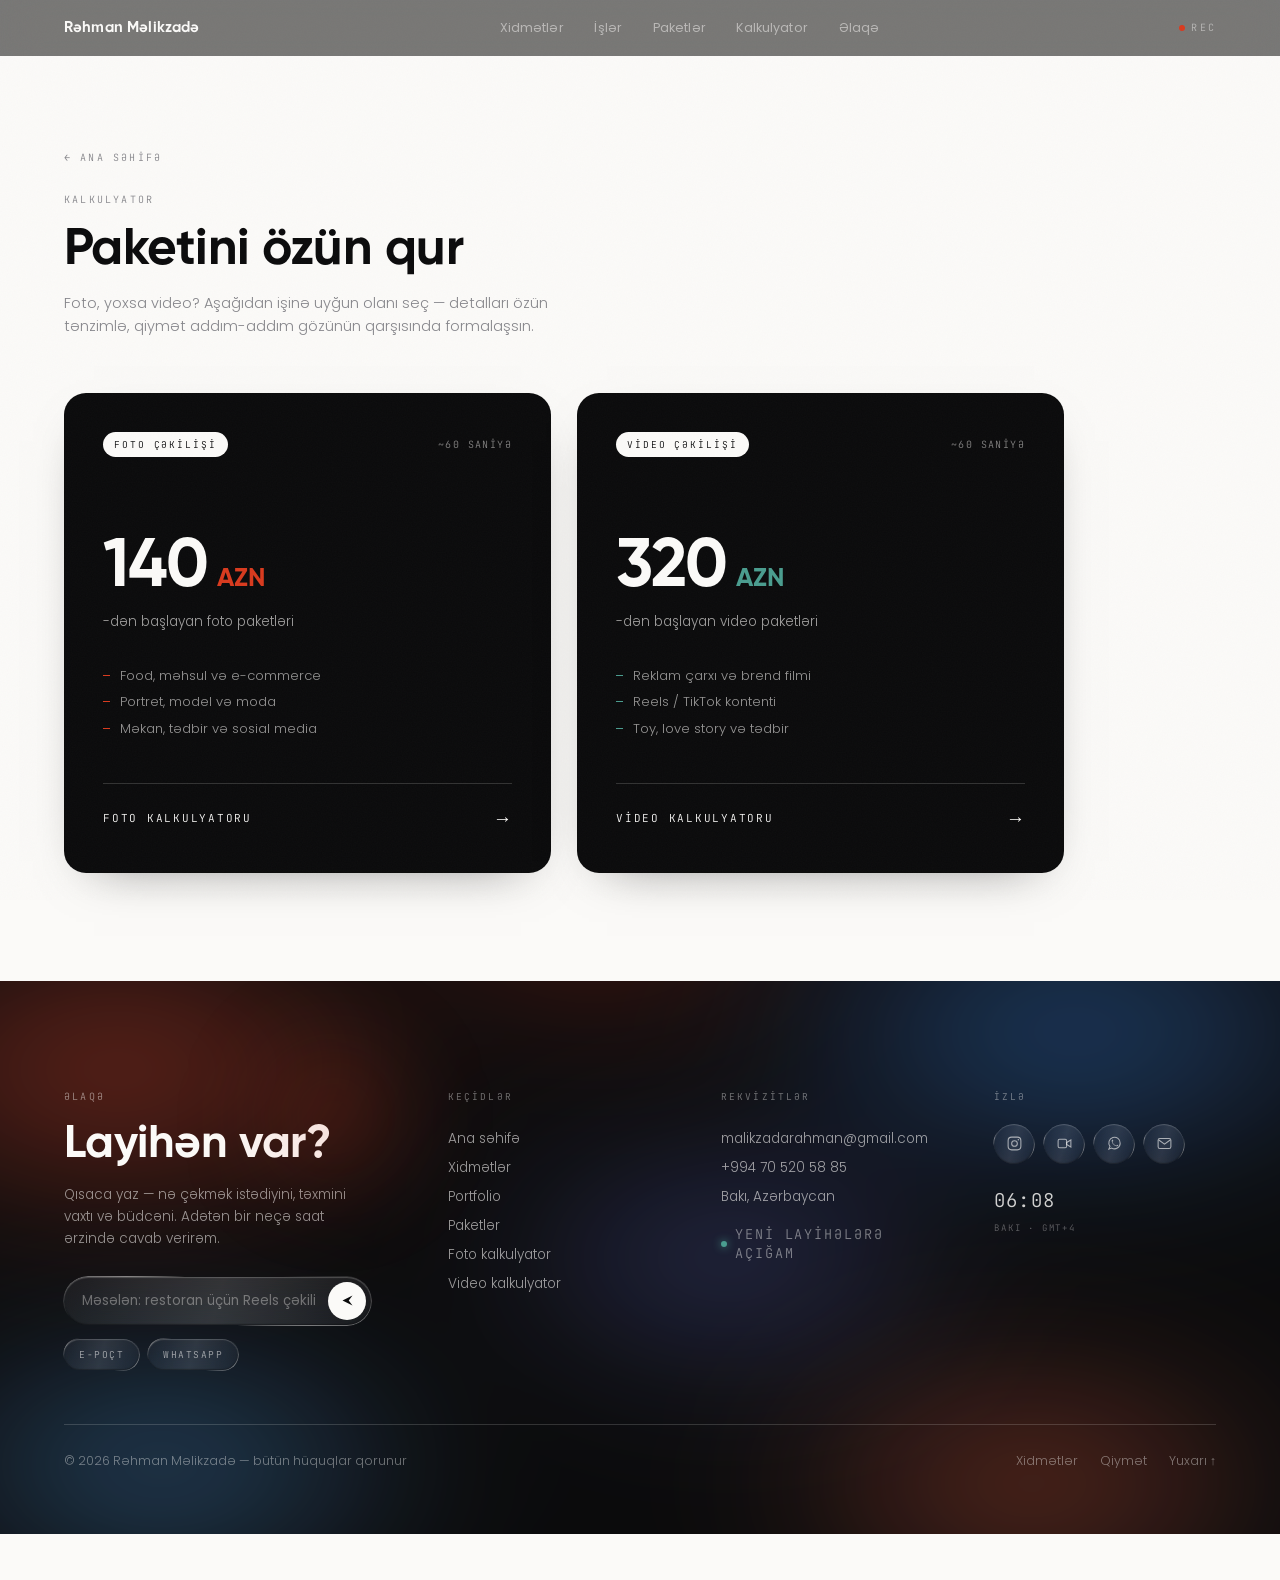
<file: paket.html>
<!DOCTYPE html>
<html lang="az">
<head>
<meta charset="utf-8">
<meta name="viewport" content="width=device-width, initial-scale=1, viewport-fit=cover">

<!-- ============ SEO: ƏSAS META ============ -->
<title>Video Çəkiliş Paketləri və Qiymətlər — Videoqraf Bakı | Rəhman Məlikzadə</title>
<meta name="description" content="Bakıda reklam, Reels, brend və tədbir video çəkilişi paketləri. Foto və video xidmətləri üçün qiymətlər — öz paketini qur, dəqiq məbləği dərhal gör.">
<meta name="author" content="Rahman Malikzadə">
<meta name="robots" content="index, follow, max-image-preview:large, max-snippet:-1, max-video-preview:-1">
<link rel="canonical" href="https://rahmanmalikzade.com/paket">
<link rel="icon" href="/favicon.ico" sizes="16x16 32x32 48x48">
<link rel="preload" href="/fonts/gilroy-bold.woff2" as="font" type="font/woff2" crossorigin>
<link rel="apple-touch-icon" href="/apple-touch-icon.png">
<link rel="manifest" href="/site.webmanifest">
<meta name="theme-color" content="#fbfaf8">

<!-- ============ SEO: SOSİAL PAYLAŞIM ============ -->
<meta property="og:type" content="website">
<meta property="og:locale" content="az_AZ">
<meta property="og:site_name" content="Rahman Malikzadə">
<meta property="og:title" content="Video Çəkiliş Paketləri — Videoqraf Bakı">
<meta property="og:description" content="Reklam, Reels, brend və tədbir çəkilişi üçün paketlər və qiymətlər.">
<meta property="og:url" content="https://rahmanmalikzade.com/paket">
<meta property="og:image" content="https://rahmanmalikzade.com/og-cover.jpg">
<meta property="og:image:width" content="1200">
<meta property="og:image:height" content="630">
<meta property="og:image:alt" content="Rahman Malikzadə — videoqraf, çəkiliş meydançasında">
<meta name="twitter:card" content="summary_large_image">
<meta name="twitter:title" content="Video Çəkiliş Paketləri — Videoqraf Bakı">
<meta name="twitter:description" content="Reklam, Reels, brend və tədbir çəkilişi üçün paketlər və qiymətlər.">
<meta name="twitter:image" content="https://rahmanmalikzade.com/og-cover.jpg">

<link rel="preconnect" href="https://fonts.googleapis.com">
<link rel="preconnect" href="https://fonts.gstatic.com" crossorigin>
<link href="https://fonts.googleapis.com/css2?family=Poppins:wght@200;300;400;500&family=JetBrains+Mono:wght@400&display=swap" rel="stylesheet">

<!-- ============ SEO: STRUKTURLAŞDIRILMIŞ DATA ============ -->
<script type="application/ld+json">
{
  "@context": "https://schema.org",
  "@graph": [
    {
      "@type": "Person",
      "@id": "https://rahmanmalikzade.com/#person",
      "name": "Rəhman Məlikzadə",
      "alternateName": [
        "Rahman Malikzade",
        "Rəhman Malikzadə"
      ],
      "jobTitle": "Videoqraf və Creative Producer",
      "url": "https://rahmanmalikzade.com/",
      "image": "https://rahmanmalikzade.com/media/rahman-malikzade-videoqraf-baki.png",
      "knowsLanguage": [
        "az",
        "tr",
        "en"
      ],
      "knowsAbout": [
        "Video çəkiliş",
        "Foto çəkiliş",
        "Reklam çarxı",
        "Brend filmi",
        "Toy filmi",
        "Tədbir çəkilişi",
        "Love story və nişan çəkilişi",
        "Reels və TikTok kontenti",
        "Restoran və food çəkilişi",
        "Məhsul çəkilişi",
        "Portret çəkilişi",
        "Moda çəkilişi",
        "E-commerce kataloq çəkilişi",
        "Müsahibə və podcast çəkilişi",
        "Videomontaj",
        "Rəng korreksiyası",
        "Storytelling video"
      ],
      "sameAs": [
        "https://www.instagram.com/rahmanmalikzade/",
        "https://www.instagram.com/nexcineart",
        "https://linktr.ee/rahmanmalikzadaofficial"
      ],
      "description": "Bakıda fəaliyyət göstərən videoqraf və creative producer. Brend, restoran, şəxsi brend və tədbirlər üçün reklam videoları, Reels və event çəkilişi.",
      "worksFor": {
        "@id": "https://rahmanmalikzade.com/#business"
      },
      "address": {
        "@type": "PostalAddress",
        "addressLocality": "Bakı",
        "addressCountry": "AZ"
      }
    },
    {
      "@type": "ProfessionalService",
      "@id": "https://rahmanmalikzade.com/#business",
      "name": "Rəhman Məlikzadə — Video və Foto İstehsalı",
      "description": "Bakıda videoqraf və fotoqraf xidməti: toy filmi, tədbir çəkilişi, reklam çarxı, brend filmi, Reels kontenti, restoran və məhsul çəkilişi. Montaj, rəng korreksiyası və altyazı daxil.",
      "url": "https://rahmanmalikzade.com/",
      "founder": {
        "@id": "https://rahmanmalikzade.com/#person"
      },
      "priceRange": "₼₼",
      "areaServed": [
        {
          "@type": "City",
          "name": "Bakı"
        },
        {
          "@type": "Country",
          "name": "Azərbaycan"
        }
      ],
      "address": {
        "@type": "PostalAddress",
        "addressLocality": "Bakı",
        "addressCountry": "AZ"
      },
      "email": "malikzadarahman@gmail.com",
      "telephone": "+994-70-520-58-85",
      "sameAs": [
        "https://www.instagram.com/rahmanmalikzade/",
        "https://www.instagram.com/nexcineart",
        "https://linktr.ee/rahmanmalikzadaofficial"
      ],
      "hasOfferCatalog": {
        "@type": "OfferCatalog",
        "name": "Video və foto xidmətləri",
        "itemListElement": [
          {
            "@type": "OfferCatalog",
            "name": "Video çəkiliş",
            "itemListElement": [
              {
                "@type": "Offer",
                "itemOffered": {
                  "@type": "Service",
                  "name": "Reklam çarxı çəkilişi",
                  "areaServed": {
                    "@type": "City",
                    "name": "Bakı"
                  },
                  "provider": {
                    "@id": "https://rahmanmalikzade.com/#business"
                  }
                }
              },
              {
                "@type": "Offer",
                "itemOffered": {
                  "@type": "Service",
                  "name": "Brend filmi çəkilişi",
                  "areaServed": {
                    "@type": "City",
                    "name": "Bakı"
                  },
                  "provider": {
                    "@id": "https://rahmanmalikzade.com/#business"
                  }
                }
              },
              {
                "@type": "Offer",
                "itemOffered": {
                  "@type": "Service",
                  "name": "Toy filmi çəkilişi",
                  "areaServed": {
                    "@type": "City",
                    "name": "Bakı"
                  },
                  "provider": {
                    "@id": "https://rahmanmalikzade.com/#business"
                  }
                }
              },
              {
                "@type": "Offer",
                "itemOffered": {
                  "@type": "Service",
                  "name": "Tədbir videosu çəkilişi",
                  "areaServed": {
                    "@type": "City",
                    "name": "Bakı"
                  },
                  "provider": {
                    "@id": "https://rahmanmalikzade.com/#business"
                  }
                }
              },
              {
                "@type": "Offer",
                "itemOffered": {
                  "@type": "Service",
                  "name": "Love story və nişan çəkilişi",
                  "areaServed": {
                    "@type": "City",
                    "name": "Bakı"
                  },
                  "provider": {
                    "@id": "https://rahmanmalikzade.com/#business"
                  }
                }
              },
              {
                "@type": "Offer",
                "itemOffered": {
                  "@type": "Service",
                  "name": "Reels və TikTok kontenti",
                  "areaServed": {
                    "@type": "City",
                    "name": "Bakı"
                  },
                  "provider": {
                    "@id": "https://rahmanmalikzade.com/#business"
                  }
                }
              },
              {
                "@type": "Offer",
                "itemOffered": {
                  "@type": "Service",
                  "name": "Restoran və food videosu",
                  "areaServed": {
                    "@type": "City",
                    "name": "Bakı"
                  },
                  "provider": {
                    "@id": "https://rahmanmalikzade.com/#business"
                  }
                }
              },
              {
                "@type": "Offer",
                "itemOffered": {
                  "@type": "Service",
                  "name": "Müsahibə və podcast çəkilişi",
                  "areaServed": {
                    "@type": "City",
                    "name": "Bakı"
                  },
                  "provider": {
                    "@id": "https://rahmanmalikzade.com/#business"
                  }
                }
              }
            ]
          },
          {
            "@type": "OfferCatalog",
            "name": "Foto çəkiliş",
            "itemListElement": [
              {
                "@type": "Offer",
                "itemOffered": {
                  "@type": "Service",
                  "name": "Tədbir foto çəkilişi",
                  "areaServed": {
                    "@type": "City",
                    "name": "Bakı"
                  },
                  "provider": {
                    "@id": "https://rahmanmalikzade.com/#business"
                  }
                }
              },
              {
                "@type": "Offer",
                "itemOffered": {
                  "@type": "Service",
                  "name": "Məhsul çəkilişi",
                  "areaServed": {
                    "@type": "City",
                    "name": "Bakı"
                  },
                  "provider": {
                    "@id": "https://rahmanmalikzade.com/#business"
                  }
                }
              },
              {
                "@type": "Offer",
                "itemOffered": {
                  "@type": "Service",
                  "name": "Food çəkilişi",
                  "areaServed": {
                    "@type": "City",
                    "name": "Bakı"
                  },
                  "provider": {
                    "@id": "https://rahmanmalikzade.com/#business"
                  }
                }
              },
              {
                "@type": "Offer",
                "itemOffered": {
                  "@type": "Service",
                  "name": "Portret çəkilişi",
                  "areaServed": {
                    "@type": "City",
                    "name": "Bakı"
                  },
                  "provider": {
                    "@id": "https://rahmanmalikzade.com/#business"
                  }
                }
              },
              {
                "@type": "Offer",
                "itemOffered": {
                  "@type": "Service",
                  "name": "Model çəkilişi",
                  "areaServed": {
                    "@type": "City",
                    "name": "Bakı"
                  },
                  "provider": {
                    "@id": "https://rahmanmalikzade.com/#business"
                  }
                }
              },
              {
                "@type": "Offer",
                "itemOffered": {
                  "@type": "Service",
                  "name": "Moda çəkilişi",
                  "areaServed": {
                    "@type": "City",
                    "name": "Bakı"
                  },
                  "provider": {
                    "@id": "https://rahmanmalikzade.com/#business"
                  }
                }
              },
              {
                "@type": "Offer",
                "itemOffered": {
                  "@type": "Service",
                  "name": "Restoran və məkan çəkilişi",
                  "areaServed": {
                    "@type": "City",
                    "name": "Bakı"
                  },
                  "provider": {
                    "@id": "https://rahmanmalikzade.com/#business"
                  }
                }
              },
              {
                "@type": "Offer",
                "itemOffered": {
                  "@type": "Service",
                  "name": "E-commerce və kataloq çəkilişi",
                  "areaServed": {
                    "@type": "City",
                    "name": "Bakı"
                  },
                  "provider": {
                    "@id": "https://rahmanmalikzade.com/#business"
                  }
                }
              },
              {
                "@type": "Offer",
                "itemOffered": {
                  "@type": "Service",
                  "name": "Sosial media üçün foto kontent",
                  "areaServed": {
                    "@type": "City",
                    "name": "Bakı"
                  },
                  "provider": {
                    "@id": "https://rahmanmalikzade.com/#business"
                  }
                }
              }
            ]
          }
        ]
      },
      "image": "https://rahmanmalikzade.com/media/rahman-malikzade-videoqraf-baki.png",
      "knowsLanguage": [
        "az",
        "tr",
        "en"
      ]
    },
    {
      "@type": "WebSite",
      "@id": "https://rahmanmalikzade.com/#website",
      "url": "https://rahmanmalikzade.com/",
      "name": "Rəhman Məlikzadə",
      "inLanguage": "az-AZ",
      "publisher": {
        "@id": "https://rahmanmalikzade.com/#person"
      },
      "alternateName": [
        "Rahman Malikzade",
        "rahmanmalikzade.com"
      ],
      "description": "Bakıda videoqraf və creative producer — reklam, Reels, brend və tədbir video çəkilişi."
    },
    {
      "@type": "FAQPage",
      "@id": "https://rahmanmalikzade.com/#faq",
      "mainEntity": [
        {
          "@type": "Question",
          "name": "Bakıda video çəkiliş neçəyə başa gəlir?",
          "acceptedAnswer": {
            "@type": "Answer",
            "text": "Qiymət çəkiliş günlərinin sayından, komandadan, quraşdırma vaxtından və montajın həcmindən asılıdır. Bir günlük sosial media çəkilişi ilə çoxgünlük reklam çarxı arasında ciddi fərq var. Brifi göndərin, 24 saat ərzində konkret təklif hazırlayım."
          }
        },
        {
          "@type": "Question",
          "name": "Paketlərə foto da daxildir?",
          "acceptedAnswer": {
            "@type": "Answer",
            "text": "Bəli, hər üç paketdə video ilə yanaşı seçilmiş fotolar da var: Reels paketində 15, Brend paketində 40, Kino paketində 80 redaktə olunmuş foto. Yalnız foto çəkilişi də ayrıca sifariş oluna bilər."
          }
        },
        {
          "@type": "Question",
          "name": "Layihə nə vaxta hazır olur?",
          "acceptedAnswer": {
            "@type": "Answer",
            "text": "Sosial media formatları adətən 3-5 iş günü, korporativ video 7-14 iş günü çəkir. Təcili layihələr üçün sürətləndirilmiş qrafik mümkündür."
          }
        },
        {
          "@type": "Question",
          "name": "Çəkilişi hansı texnika ilə edirsiniz?",
          "acceptedAnswer": {
            "@type": "Answer",
            "text": "Sony a7R IV ilə 4K çəkiliş, 100 fps slow motion imkanı. Montaj Adobe Premiere Pro-da, rəng korreksiyası loq materialdan qurulur."
          }
        },
        {
          "@type": "Question",
          "name": "Videolara Azərbaycan dilində altyazı əlavə edirsiniz?",
          "acceptedAnswer": {
            "@type": "Answer",
            "text": "Bəli. Azərbaycan dili üçün hazırladığım AI subtitr aləti nitqi avtomatik mətnə çevirir, sonra əl ilə redaktə olunur. Bu, altyazı vaxtını dəfələrlə qısaldır və videonun izlənmə müddətini artırır."
          }
        },
        {
          "@type": "Question",
          "name": "Bakıdan kənarda çəkiliş edirsiniz?",
          "acceptedAnswer": {
            "@type": "Answer",
            "text": "Bəli, bütün Azərbaycan üzrə və xaricə səfər edirəm. Yol və yerləşmə xərcləri təklifə ayrıca yazılır."
          }
        }
      ]
    }
  ]
}
</script>

<style>
@font-face{font-family:'Gilroy';src:url(/fonts/gilroy-bold.woff2) format('woff2');font-weight:100 900;font-style:normal;font-display:swap}
/* ============================================================
   MİNİMAL / KİNEMATİK — az söz, çox hava
   ============================================================ */
:root{
  --murekkeb:#0b0b0c;
  --kagiz:#fbfaf8;
  --sus:#86868b;
  --xett:rgba(11,11,12,.13);
  --xett-ag:rgba(251,250,248,.16);
  --rec:#d93a1e;

  --dsp:"Gilroy","Poppins",sans-serif;
  --metn:"Poppins",-apple-system,BlinkMacSystemFont,"Segoe UI",Roboto,sans-serif;
  --mono:"JetBrains Mono",ui-monospace,Menlo,monospace;

  --kenar:clamp(20px,5vw,88px);
  --yum:cubic-bezier(.22,.61,.36,1);
}

*{box-sizing:border-box;margin:0;padding:0}
html{scroll-behavior:smooth;-webkit-text-size-adjust:100%;
  /* sabit naviqasiyanın hündürlüyü + nəfəs boşluğu: anker kliklərində
     bölmə başlığı nav-ın altında gizlənməsin */
  scroll-padding-top:76px}
body{
  background:var(--kagiz);color:var(--murekkeb);font-family:var(--metn);font-weight:300;
  font-size:clamp(15px,1.05vw,17px);line-height:1.6;-webkit-font-smoothing:antialiased;padding-bottom:46px;
  /* DİQQƏT: body-yə overflow verilməməlidir — mobil brauzerlərdə position:sticky sınır */
}
img{max-width:100%;display:block}
a{color:inherit;text-decoration:none}
::selection{background:var(--murekkeb);color:var(--kagiz)}
:focus-visible{outline:1.5px solid var(--murekkeb);outline-offset:4px}

/* --- Tipoqrafiya --- */
.dsp{font-family:var(--dsp);font-weight:400;line-height:.96;letter-spacing:-.01em}
.kicik{
  font-family:var(--mono);font-size:10px;letter-spacing:.22em;text-transform:uppercase;color:var(--sus);
}
h1{font-family:var(--dsp);font-weight:400;font-size:clamp(38px,7.6vw,104px);line-height:1;letter-spacing:-.012em}
h2{font-family:var(--dsp);font-weight:400;font-size:clamp(30px,5.2vw,72px);line-height:1.02;letter-spacing:-.01em}
h3{font-family:var(--metn);font-weight:500;letter-spacing:-.01em}
p{max-width:46ch}
.solğun{color:var(--sus)}

.blok{padding:clamp(72px,12vh,168px) var(--kenar)}
.blok--tund{background:var(--murekkeb);color:var(--kagiz)}
.blok--tund .kicik{color:rgba(251,250,248,.5)}
.blok--tund .solğun{color:rgba(251,250,248,.55)}

/* --- Dənə: çox zəif --- */
.dene{
  position:fixed;inset:0;z-index:9997;pointer-events:none;opacity:.028;
  background-image:url("data:image/svg+xml,%3Csvg xmlns='http://www.w3.org/2000/svg' width='200' height='200'%3E%3Cfilter id='n'%3E%3CfeTurbulence type='fractalNoise' baseFrequency='.8' numOctaves='2'/%3E%3C/filter%3E%3Crect width='100%25' height='100%25' filter='url(%23n)'/%3E%3C/svg%3E");
}

/* --- Açılış: sakit, Apple ritmi --- */
[data-ac]{opacity:0;transform:translateY(18px);transition:opacity 1.1s var(--yum),transform 1.1s var(--yum)}
[data-ac].ac{opacity:1;transform:none}
[data-gec="1"]{transition-delay:.09s}[data-gec="2"]{transition-delay:.18s}
[data-gec="3"]{transition-delay:.27s}[data-gec="4"]{transition-delay:.36s}[data-gec="5"]{transition-delay:.45s}

/* ============ NAV ============ */
.nav{
  position:fixed;top:0;left:0;right:0;z-index:9000;display:flex;align-items:center;justify-content:space-between;
  padding:0 var(--kenar);height:56px;background:rgba(251,250,248,.72);backdrop-filter:saturate(180%) blur(18px);
  border-bottom:1px solid transparent;transition:border-color .4s,background .4s;
}
.nav.enib{border-bottom-color:var(--xett)}
.nav-ad{font-family:var(--dsp);font-size:15px;letter-spacing:.01em}
.nav-links{display:flex;gap:clamp(16px,2.4vw,32px);font-size:12.5px;font-weight:400;letter-spacing:.01em}
.nav-links a{color:var(--sus);transition:color .3s}
.nav-links a:hover,.nav-links a.aktiv{color:var(--murekkeb)}
.xett-ust{position:fixed;top:0;left:0;height:2px;background:var(--murekkeb);width:0;z-index:9500}



/* açılış səhnəsi görünəndə naviqasiya işıqlı olsun */
body.acilis-var .nav{background:rgba(11,11,12,.55);border-bottom-color:transparent}
body.acilis-var .nav-ad{color:var(--kagiz)}
body.acilis-var .nav-links a{color:rgba(251,250,248,.5)}
body.acilis-var .nav-links a:hover,body.acilis-var .nav-links a.aktiv{color:var(--kagiz)}
body.acilis-var .rec-ust{color:rgba(251,250,248,.5)}
body.acilis-var .xett-ust{background:var(--kagiz)}
/* ================= AÇILIŞ: KAMERA + FLAŞ ================= */
.acilis{position:relative;z-index:5;height:146vh;background:var(--murekkeb);pointer-events:none}
.acilis-yapisqan{position:sticky;top:0;height:100svh;overflow:hidden}
.acilis-sehne{
  position:absolute;inset:0;display:flex;flex-direction:column;
  align-items:center;justify-content:center;gap:clamp(28px,4.6vh,54px);
  background:var(--murekkeb);will-change:opacity
}
.acilis-rec{
  position:absolute;top:clamp(84px,11vh,120px);left:50%;transform:translateX(-50%);
  display:flex;align-items:center;gap:9px;
  font-family:var(--mono);font-size:9.5px;letter-spacing:.3em;text-transform:uppercase;
  color:rgba(251,250,248,.42)
}
.acilis-rec i{width:6px;height:6px;border-radius:50%;background:var(--rec);box-shadow:0 0 10px var(--rec);animation:acNebz 1.9s infinite}
@keyframes acNebz{0%,100%{opacity:1}50%{opacity:.25}}

.kam{position:relative;width:min(62vw,540px);will-change:transform}
.kam picture{display:block}
.kam img{
  width:100%;height:auto;display:block;
  filter:contrast(1.05) brightness(1.04) drop-shadow(0 26px 50px rgba(0,0,0,.65))
}
/* flaş yuvasından çıxan işıq */
.kam-parlaq{
  position:absolute;left:66.5%;top:9.5%;width:30%;aspect-ratio:1;
  transform:translate(-50%,-50%) scale(.2);
  border-radius:50%;
  background:radial-gradient(circle,#fff 0%,rgba(255,255,255,.72) 26%,rgba(255,255,255,.18) 48%,transparent 70%);
  opacity:0;pointer-events:none;will-change:opacity,transform;z-index:2
}
/* işıq şüaları */
.kam-sua{
  position:absolute;left:66.5%;top:9.5%;width:120%;height:120%;
  transform:translate(-50%,-50%) scale(.3);
  opacity:0;pointer-events:none;z-index:1;
  background:
    conic-gradient(from 0deg,
      transparent 0deg, rgba(255,255,255,.5) 3deg, transparent 7deg,
      transparent 40deg, rgba(255,255,255,.34) 44deg, transparent 48deg,
      transparent 86deg, rgba(255,255,255,.42) 90deg, transparent 95deg,
      transparent 130deg, rgba(255,255,255,.3) 134deg, transparent 139deg,
      transparent 176deg, rgba(255,255,255,.46) 180deg, transparent 185deg,
      transparent 220deg, rgba(255,255,255,.32) 224deg, transparent 229deg,
      transparent 268deg, rgba(255,255,255,.44) 272deg, transparent 277deg,
      transparent 314deg, rgba(255,255,255,.3) 318deg, transparent 323deg,
      transparent 360deg);
  -webkit-mask-image:radial-gradient(circle,#000 6%,rgba(0,0,0,.55) 32%,transparent 64%);
  mask-image:radial-gradient(circle,#000 6%,rgba(0,0,0,.55) 32%,transparent 64%);
  will-change:opacity,transform
}

.acilis-mtn{display:flex;flex-direction:column;align-items:center;gap:clamp(16px,2.4vh,26px);will-change:opacity}
.acilis-bas{
  font-family:var(--dsp);font-weight:400;font-size:clamp(22px,3.4vw,40px);
  color:var(--kagiz);letter-spacing:-.01em;line-height:1
}
.acilis-ipucu{
  display:flex;flex-direction:column;align-items:center;gap:13px;
  font-family:var(--mono);font-size:9.5px;letter-spacing:.24em;text-transform:uppercase;
  color:rgba(251,250,248,.4)
}
.acilis-ox{position:relative;display:block;width:1px;height:44px;background:rgba(251,250,248,.16);overflow:hidden}
.acilis-ox i{
  position:absolute;left:0;top:0;width:1px;height:14px;background:var(--kagiz);
  animation:acAxin 1.9s var(--yum) infinite
}
@keyframes acAxin{0%{transform:translateY(-16px);opacity:0}22%{opacity:1}80%{opacity:1}100%{transform:translateY(46px);opacity:0}}

.flas{position:fixed;inset:0;background:#fff;opacity:0;pointer-events:none;z-index:9700;display:none}
.flas.partla{display:block;animation:flasPartla .62s var(--yum) forwards}
@keyframes flasPartla{
  0%{opacity:0}
  11%{opacity:1}
  100%{opacity:0}
}

/* hero açılışın altından çıxır */
.acilis ~ .hero{margin-top:-100svh;position:relative;z-index:1}

/* açılış görünəndə naviqasiya işıqlı olsun */
body.acilis-var .nav{background:rgba(11,11,12,.55);border-bottom-color:transparent}
body.acilis-var .nav-ad{color:var(--kagiz)}
body.acilis-var .nav-links a{color:rgba(251,250,248,.5)}
body.acilis-var .nav-links a:hover,body.acilis-var .nav-links a.aktiv{color:var(--kagiz)}
body.acilis-var .rec-ust{color:rgba(251,250,248,.5)}
body.acilis-var .xett-ust{background:var(--kagiz)}

@media (max-width:640px){
  .kam{width:84vw}
  .acilis{height:138vh}
}
@media (prefers-reduced-motion:reduce){
  .acilis,.flas{display:none}
  .acilis ~ .hero{margin-top:0}
  .acilis-ox i,.acilis-rec i{animation:none}
}

/* ============ HERO ============ */
.hero{
  min-height:100svh;display:flex;flex-direction:column;justify-content:center;
  padding:96px var(--kenar) clamp(28px,6vh,56px);position:relative;
}
.hero-ic{will-change:transform,opacity}
.hero h1{max-width:15ch}
.hero h1 .st{display:block;overflow:hidden}
.hero h1 .st i{display:block;font-style:normal;transform:translateY(102%)}
body.hero-acildi .hero h1 .st i{animation:qalx 1.05s var(--yum) forwards}
body.hero-acildi .hero h1 .st:nth-child(2) i{animation-delay:.09s}
@keyframes qalx{to{transform:translateY(0)}}
.hero-alt{margin-top:clamp(20px,3vh,34px);opacity:0;transform:translateY(20px)}
body.hero-acildi .hero-alt{animation:qalxSol .95s .34s var(--yum) forwards}
@keyframes ac{to{opacity:1}}
@keyframes qalxSol{to{opacity:1;transform:none}}
.hero .kicik{opacity:0;transform:translateY(14px)}
body.hero-acildi .hero .kicik{animation:qalxSol .8s .06s var(--yum) forwards}
.hero-alt p{font-size:clamp(15px,1.4vw,18px);color:var(--sus);max-width:38ch}
.dugmeler{display:flex;gap:10px;margin-top:26px;flex-wrap:wrap}
.dgm{
  font-size:13px;font-weight:400;padding:12px 22px;border-radius:100px;border:1px solid var(--xett);
  transition:background .35s var(--yum),color .35s var(--yum),border-color .35s var(--yum),transform .35s var(--yum);
}
.dgm:hover{transform:translateY(-2px)}
.dgm.dolu{background:var(--murekkeb);color:var(--kagiz);border-color:var(--murekkeb)}
.dgm.dolu:hover{opacity:.86}
.dgm.bos:hover{background:rgba(11,11,12,.05)}

.hero-etek{
  position:absolute;left:var(--kenar);right:var(--kenar);bottom:clamp(18px,4vh,34px);
  display:flex;justify-content:space-between;align-items:flex-end;gap:16px;
  opacity:0;transform:translateY(16px);
}
body.hero-acildi .hero-etek{animation:qalxSol .9s .62s var(--yum) forwards}
.rec{display:flex;align-items:center;gap:7px}
.rec i{width:6px;height:6px;border-radius:50%;background:var(--rec);animation:nabz 2s infinite}
@keyframes nabz{0%,42%{opacity:1}52%,100%{opacity:.18}}
.asagi{display:flex;align-items:center;gap:8px;color:var(--sus)}
.asagi span{display:block;width:1px;height:26px;background:var(--xett);position:relative;overflow:hidden}
.asagi span::after{content:"";position:absolute;inset:0;background:var(--murekkeb);animation:axin 2.4s var(--yum) infinite}
@keyframes axin{0%{transform:translateY(-100%)}60%,100%{transform:translateY(100%)}}

/* --- Perforasiya hairline --- */
.perf{height:1px;background:var(--xett);position:relative;margin:0 var(--kenar)}
.perf::before{
  content:"";position:absolute;left:0;right:0;top:-2px;height:5px;
  background:repeating-linear-gradient(90deg,var(--xett) 0 5px,transparent 5px 26px);
}

/* ============ SHOWREEL (sticky, Apple açılışı) ============ */
.reel{height:230vh;position:relative;background:var(--kagiz)}
.reel-yapisqan{position:sticky;top:0;height:100svh;display:flex;align-items:center;justify-content:center;overflow:hidden}
.reel-cerceve{
  position:relative;width:min(1180px,86vw);aspect-ratio:2.39/1;overflow:hidden;
  background:#111;border-radius:22px;transform:scale(.82);will-change:transform,border-radius;
  box-shadow:0 30px 90px rgba(11,11,12,.14);
}
.reel-cerceve video,.reel-cerceve .plaseholder{position:absolute;inset:0;width:100%;height:100%;object-fit:cover}
.plaseholder{
  background:
    radial-gradient(120% 90% at 20% 20%,#3a3a3d 0%,transparent 55%),
    radial-gradient(100% 100% at 80% 70%,#26262a 0%,#0f0f11 60%);
}
.reel-etiket{
  position:absolute;left:20px;bottom:18px;right:20px;display:flex;justify-content:space-between;
  color:rgba(251,250,248,.82);z-index:2;
}
.reel-mətn{
  position:absolute;left:0;right:0;top:clamp(60px,11vh,110px);text-align:center;z-index:3;pointer-events:none;
  padding:0 var(--kenar);
}
.reel-mətn h2{font-size:clamp(26px,4.4vw,58px)}

/* ============ XİDMƏTLƏR — sadə sətirlər ============ */
.setirler{margin-top:clamp(32px,6vh,64px);border-top:1px solid var(--xett)}
.setir{
  display:grid;grid-template-columns:minmax(140px,26%) 1fr auto;gap:clamp(12px,3vw,40px);align-items:baseline;
  padding:clamp(18px,2.6vh,28px) 0;border-bottom:1px solid var(--xett);position:relative;
  transition:padding-left .55s var(--yum);
}
.setir:hover{padding-left:14px}
.setir h3{font-family:var(--dsp);font-weight:400;font-size:clamp(19px,2.4vw,30px);letter-spacing:-.005em}
.setir p{color:var(--sus);font-size:14.5px;max-width:34ch}
.setir .nomre{font-family:var(--mono);font-size:10px;color:var(--sus);letter-spacing:.14em}

/* ============ İŞLƏR — üfüqi lent ============ */
.lent{
  display:flex;gap:clamp(10px,1.4vw,18px);margin-top:clamp(28px,5vh,52px);overflow-x:auto;
  scroll-snap-type:x mandatory;scroll-behavior:smooth;-webkit-overflow-scrolling:touch;
  padding:2px calc(var(--kenar)) 24px;margin-left:calc(var(--kenar) * -1);margin-right:calc(var(--kenar) * -1);
  scrollbar-width:none;cursor:grab;
}
.lent::-webkit-scrollbar{display:none}
.lent.dart{cursor:grabbing;scroll-behavior:auto;scroll-snap-type:none}
.lent.dart .is{pointer-events:none}
.is{flex:0 0 clamp(250px,32vw,400px);scroll-snap-align:start;opacity:.55;transition:opacity .7s var(--yum)}
.is.yaxin{opacity:1}
.is-kadr{
  position:relative;aspect-ratio:4/5;overflow:hidden;border-radius:14px;background:#111;
}
.kadr{position:absolute;inset:0;opacity:0;transition:opacity .25s linear}
.kadr.aktiv{opacity:1}
.is-tc{
  position:absolute;left:12px;bottom:11px;font-family:var(--mono);font-size:9.5px;letter-spacing:.1em;
  color:rgba(251,250,248,.72);z-index:2;
}
.is-cizgi{position:absolute;left:0;bottom:0;height:2px;background:rgba(251,250,248,.9);width:0;z-index:2}
.is-alt{display:flex;justify-content:space-between;align-items:baseline;gap:12px;padding:14px 2px 0}
.is-alt h3{font-size:15px;font-weight:400}
.is-alt small{font-family:var(--mono);font-size:9.5px;letter-spacing:.14em;text-transform:uppercase;color:var(--sus)}
.lent-idare{display:flex;justify-content:space-between;align-items:center;gap:16px;margin-top:4px}
.oxlar{display:flex;gap:8px}
.ox{
  width:42px;height:42px;border-radius:50%;border:1px solid var(--xett-ag);background:transparent;color:inherit;
  cursor:pointer;display:flex;align-items:center;justify-content:center;font-size:15px;
  transition:background .35s var(--yum),opacity .35s,transform .35s var(--yum);
}
.ox:hover:not(:disabled){background:rgba(251,250,248,.12);transform:translateY(-2px)}
.ox:disabled{opacity:.24;cursor:default}
.lent-say{font-family:var(--mono);font-size:10px;letter-spacing:.16em;color:rgba(251,250,248,.55)}

/* ============ PAKETLƏR ============ */
.rejim{display:inline-flex;border:1px solid var(--xett);border-radius:100px;padding:4px;position:relative;margin-top:26px}
.rejim button{
  position:relative;z-index:2;border:0;background:none;cursor:pointer;color:var(--sus);font-family:var(--metn);
  font-size:12.5px;padding:9px 18px;border-radius:100px;transition:color .4s var(--yum);
}
.rejim button.aktiv{color:var(--kagiz)}
.rejim .surgu{position:absolute;top:4px;left:4px;height:calc(100% - 8px);background:var(--murekkeb);border-radius:100px;transition:transform .55s var(--yum),width .55s var(--yum)}
.paketler{display:grid;grid-template-columns:repeat(auto-fit,minmax(258px,1fr));gap:clamp(12px,1.6vw,20px);margin-top:clamp(28px,5vh,48px)}
.paket{
  border:1px solid var(--xett);border-radius:18px;padding:clamp(20px,2.4vw,30px);display:flex;flex-direction:column;
  transition:transform .6s var(--yum),box-shadow .6s var(--yum),border-color .6s var(--yum);background:var(--kagiz);
}
.paket:hover{transform:translateY(-5px);box-shadow:0 18px 50px rgba(11,11,12,.07)}
.paket.esas{border-color:rgba(11,11,12,.28)}
.paket h3{font-family:var(--dsp);font-weight:400;font-size:clamp(22px,2.6vw,30px);margin:14px 0 6px}
.paket .qisa{color:var(--sus);font-size:13.5px;min-height:2.8em}
.qiymet{display:flex;align-items:baseline;gap:4px;margin:20px 0 0;font-family:var(--dsp);font-size:clamp(30px,3.4vw,40px);line-height:1}
.qiymet .val{font-family:var(--metn);font-weight:400;font-size:.5em}
.qiymet .vahid{font-family:var(--metn);font-weight:300;font-size:12px;color:var(--sus);margin-left:4px}
.reqem{display:inline-block;height:1em;overflow:hidden;line-height:1}
.rulon{display:flex;flex-direction:column;transition:transform .9s var(--yum)}
.rulon span{height:1em;line-height:1;display:block}
.paket ul{list-style:none;margin-top:20px;padding-top:18px;border-top:1px solid var(--xett)}
.paket li{font-size:13.5px;color:var(--sus);padding:5px 0;display:flex;gap:9px}
.paket li::before{content:"—";color:var(--murekkeb);opacity:.35}
.paket .dgm{margin-top:22px;text-align:center}

/* --- REC: yuxarı sağ --- */
.rec-ust{display:flex;align-items:center;gap:6px;color:var(--sus);flex:none}
.rec-ust i{width:6px;height:6px;border-radius:50%;background:var(--rec);animation:nabz 2s infinite}

/* --- Aşağı film lenti: səhifə mövqeyi --- */
.serit-bar{
  position:fixed;left:0;right:0;bottom:0;z-index:9000;height:46px;display:flex;align-items:center;
  gap:clamp(10px,2vw,18px);padding:0 var(--kenar);
  background:rgba(251,250,248,.78);backdrop-filter:saturate(180%) blur(18px);border-top:1px solid var(--xett);
}
.serit-tc{font-family:var(--mono);font-size:9.5px;letter-spacing:.14em;color:var(--sus);flex:none}
.serit{position:relative;flex:1;height:24px;display:flex;gap:2px}
.serit::before,.serit::after{
  content:"";position:absolute;left:0;right:0;height:3px;z-index:3;pointer-events:none;
  background:repeating-linear-gradient(90deg,rgba(11,11,12,.34) 0 4px,transparent 4px 11px);
}
.serit::before{top:0}
.serit::after{bottom:0}
.xana{
  flex:1;border:1px solid var(--xett);border-radius:2px;background:transparent;cursor:pointer;
  transition:background .55s var(--yum),border-color .55s var(--yum);
}
.xana:hover{background:rgba(11,11,12,.05)}
.xana.aktiv{background:rgba(11,11,12,.08);border-color:rgba(11,11,12,.32)}
.oxbas{
  position:absolute;top:-7px;bottom:-7px;left:0;width:1px;background:var(--murekkeb);z-index:4;pointer-events:none;
  will-change:transform;
}
.oxbas::before{
  content:"";position:absolute;top:0;left:-4.5px;width:10px;height:7px;background:var(--murekkeb);
  clip-path:polygon(0 0,100% 0,50% 100%);
}
@media (max-width:600px){
  .serit-bar{height:40px;gap:10px}
  .serit{height:20px}
  .serit-tc{font-size:9px}
}

/* ============ FAQ ============ */
.faq{margin-top:clamp(24px,4vh,44px);max-width:820px;border-top:1px solid var(--xett)}
details{border-bottom:1px solid var(--xett)}
summary{
  cursor:pointer;list-style:none;padding:20px 34px 20px 0;position:relative;
  font-size:clamp(15px,1.7vw,19px);font-weight:400;
}
summary::-webkit-details-marker{display:none}
summary::after{
  content:"";position:absolute;right:6px;top:50%;width:9px;height:9px;margin-top:-6px;
  border-right:1px solid var(--sus);border-bottom:1px solid var(--sus);transform:rotate(45deg);transition:transform .4s var(--yum)
}
details[open] summary::after{transform:rotate(-135deg);margin-top:-2px}
details p{padding:0 0 22px;color:var(--sus);font-size:14.5px;max-width:62ch}

/* ============ ƏLAQƏ ============ */
.elaqe-mail:hover{opacity:.65}
footer{
  background:var(--murekkeb);color:rgba(251,250,248,.42);padding:26px var(--kenar) 34px;
  display:flex;justify-content:space-between;gap:14px;flex-wrap:wrap;font-size:11.5px;
  border-top:1px solid var(--xett-ag);
}

/* --- Sabit timecode: yeganə "texniki" detal --- */

@media (max-width:760px){
  .setir{grid-template-columns:1fr auto}
  .setir p{grid-column:1/-1;margin-top:4px}
  .nav-links a:nth-child(1){display:none}
  .reel{height:190vh}
}
@media (prefers-reduced-motion:reduce){
  *,*::before,*::after{animation-duration:.01ms!important;animation-iteration-count:1!important;transition-duration:.01ms!important}
  [data-ac]{opacity:1;transform:none}
  .hero h1 .st i{transform:none}
  .hero-alt,.hero-etek{opacity:1}
  .reel-cerceve{transform:none}
}

/* ============================================================
   KALKULYATOR — "Çəkiliş paketini özün yarat"
   Saytın öz dəyişənlərini (--murekkeb, --kagiz, --sus, --xett,
   --dsp, --metn, --mono, --yum, --rec) istifadə edir, ayrıca
   palitra əlavə etmir. Vurğu rəngi: sayt boyu artıq tanış olan
   REC qırmızısı (var(--rec)).
   ============================================================ */





/* ================= FOOTER / ƏLAQƏ ================= */
#elaqe{padding-bottom:clamp(48px,7vh,80px)}
.ft-tor{
  display:grid;grid-template-columns:1.5fr 1fr 1fr 1fr;
  gap:clamp(30px,4vw,64px)
}
.ft-xana{position:relative;display:flex;flex-direction:column;min-width:0}
.ft-xana--esas{padding-right:clamp(0px,2vw,32px)}
.ft-hale{
  position:absolute;right:-10%;top:-24%;width:190px;height:190px;border-radius:50%;
  background:radial-gradient(circle,rgba(217,58,30,.28),transparent 68%);filter:blur(46px);
  pointer-events:none
}
.ft-bas{
  font-family:var(--dsp);font-weight:400;line-height:1.02;letter-spacing:-.012em;
  font-size:clamp(30px,3.6vw,52px);margin-top:16px
}
.ft-izah{margin-top:16px;font-size:13.5px;line-height:1.66;color:rgba(251,250,248,.56);max-width:38ch}

.ft-form{position:relative;margin-top:26px;max-width:440px}
.ft-form input{
  width:100%;height:48px;padding:0 56px 0 18px;border-radius:999px;
  background:rgba(251,250,248,.06);border:1px solid var(--xett-ag);color:var(--kagiz);
  font-family:var(--metn);font-size:13.5px;
  -webkit-backdrop-filter:blur(12px);backdrop-filter:blur(12px);
  transition:border-color .35s var(--yum),background .35s var(--yum)
}
.ft-form input::placeholder{color:rgba(251,250,248,.36)}
.ft-form input:focus{outline:none;border-color:rgba(251,250,248,.5);background:rgba(251,250,248,.1)}
.ft-form button{
  position:absolute;right:5px;top:5px;width:38px;height:38px;border-radius:50%;cursor:pointer;
  background:var(--kagiz);border:0;display:flex;align-items:center;justify-content:center;
  transition:transform .35s var(--yum),background .35s var(--yum)
}
.ft-form button svg{width:15px;height:15px;fill:var(--murekkeb);stroke:none;margin-left:1px}
.ft-form button:hover{transform:scale(1.08);background:var(--rec)}
.ft-form button:hover svg{fill:var(--kagiz)}

.ft-secim{display:flex;gap:9px;margin-top:14px;flex-wrap:wrap}
.ft-kicik-dgm{
  font-family:var(--mono);font-size:9.5px;letter-spacing:.16em;text-transform:uppercase;
  padding:8px 15px;border-radius:999px;border:1px solid var(--xett-ag);color:rgba(251,250,248,.6);
  transition:color .3s var(--yum),border-color .3s var(--yum),background .3s var(--yum)
}
.ft-kicik-dgm:hover{color:var(--murekkeb);background:var(--kagiz);border-color:var(--kagiz)}

.ft-basliq{
  font-family:var(--mono);font-size:9.5px;letter-spacing:.22em;text-transform:uppercase;
  color:rgba(251,250,248,.4);font-weight:400;margin-bottom:20px
}
.ft-xana nav,.ft-xana a{min-width:0}
.ft-xana > a,.ft-unvan a,.ft-unvan span{
  display:block;font-size:13.5px;line-height:2.15;color:rgba(251,250,248,.6);
  transition:color .3s var(--yum),transform .3s var(--yum)
}
.ft-xana > a:hover,.ft-unvan a:hover{color:var(--kagiz);transform:translateX(4px)}
.ft-unvan{font-style:normal}
.ft-status{
  display:flex !important;align-items:center;gap:8px;margin-top:14px;
  font-family:var(--mono);font-size:9.5px;letter-spacing:.14em;text-transform:uppercase;
  color:rgba(251,250,248,.45) !important;line-height:1.4 !important
}
.ft-status i{width:6px;height:6px;border-radius:50%;background:#4a9d8f;box-shadow:0 0 9px #4a9d8f;flex:none;animation:nabz 2.4s infinite}

.ft-sosial{display:flex;gap:10px;flex-wrap:wrap}
.ft-sosial a{
  position:relative;width:40px;height:40px;border-radius:50%;
  border:1px solid var(--xett-ag);display:flex;align-items:center;justify-content:center;
  color:rgba(251,250,248,.62);
  transition:background .35s var(--yum),color .35s var(--yum),border-color .35s var(--yum),transform .35s var(--yum)
}
.ft-sosial a svg{width:17px;height:17px;fill:none;stroke:currentColor;stroke-width:1.5}
.ft-sosial a:hover{background:var(--kagiz);color:var(--murekkeb);border-color:var(--kagiz);transform:translateY(-3px)}
/* ipucu */
.ft-sosial a::after{
  content:attr(data-ipucu);position:absolute;bottom:calc(100% + 10px);left:50%;
  transform:translateX(-50%) translateY(4px);white-space:nowrap;
  background:var(--kagiz);color:var(--murekkeb);border-radius:7px;padding:6px 10px;
  font-family:var(--mono);font-size:9px;letter-spacing:.1em;text-transform:uppercase;
  opacity:0;pointer-events:none;transition:opacity .28s var(--yum),transform .28s var(--yum);z-index:5
}
.ft-sosial a:hover::after,.ft-sosial a:focus-visible::after{opacity:1;transform:translateX(-50%) translateY(0)}

.ft-saat{margin-top:22px;display:flex;flex-direction:column;gap:5px}
.ft-saat span{font-family:var(--mono);font-size:19px;letter-spacing:.06em;color:rgba(251,250,248,.82)}
.ft-saat em{font-family:var(--mono);font-style:normal;font-size:9px;letter-spacing:.2em;text-transform:uppercase;color:rgba(251,250,248,.34)}

.ft-alt{
  margin-top:clamp(44px,6vh,72px);padding-top:26px;border-top:1px solid var(--xett-ag);
  display:flex;align-items:center;justify-content:space-between;gap:18px;flex-wrap:wrap;
  font-size:12.5px;color:rgba(251,250,248,.42)
}
.ft-alt-link{display:flex;gap:22px;align-items:center}
.ft-alt-link a{color:rgba(251,250,248,.42);transition:color .3s var(--yum)}
.ft-alt-link a:hover{color:var(--kagiz)}
.ft-yuxari i{font-style:normal;display:inline-block;transition:transform .35s var(--yum)}
.ft-yuxari:hover i{transform:translateY(-3px)}

@media (max-width:1040px){ .ft-tor{grid-template-columns:1fr 1fr} .ft-xana--esas{grid-column:1 / -1} }
@media (max-width:600px){ .ft-tor{grid-template-columns:1fr} .ft-alt{flex-direction:column;align-items:flex-start} }
@media (prefers-reduced-motion:reduce){ .ft-status i{animation:none} }


/* ================= XİDMƏTLƏR (tünd kartlar) ================= */
.xd-tor{
  display:grid;grid-template-columns:repeat(3,1fr);
  gap:clamp(14px,1.5vw,20px);margin-top:clamp(36px,6vh,64px)
}
.xd{
  --aksR:217;--aksG:58;--aksB:30;
  --aks:rgb(var(--aksR),var(--aksG),var(--aksB));
  position:relative;overflow:hidden;isolation:isolate;text-decoration:none;
  background:var(--murekkeb);color:var(--kagiz);
  border:1px solid rgba(251,250,248,.08);
  border-radius:clamp(18px,1.8vw,26px);
  padding:clamp(26px,2.6vw,38px);
  box-shadow:0 20px 54px -34px rgba(11,11,12,.7);
  opacity:0;transform:translateY(24px);
  transform-style:preserve-3d;
  transition:opacity .8s var(--yum),transform .28s var(--yum),box-shadow .5s var(--yum),border-color .5s var(--yum);
  will-change:transform
}


/* hər kartın öz hover tonu */
.xd--t1,.xd--t3,.xd--t5{--aksR:217;--aksG:58; --aksB:30 }   /* qırmızı */
.xd--t2,.xd--t4          {--aksR:56; --aksG:118;--aksB:206}  /* mavi    */
.xd.gorunur{opacity:1;transform:none}
.xd.gorunur:hover{
  border-color:rgba(var(--aksR),var(--aksG),var(--aksB),.4);
  box-shadow:
    0 34px 80px -34px rgba(11,11,12,.75),
    0 0 36px -20px rgba(var(--aksR),var(--aksG),var(--aksB),.6)
}
/* kursoru izləyən aksent parıltısı */
.xd-parilti{
  position:absolute;inset:0;z-index:-1;pointer-events:none;opacity:0;
  transition:opacity .35s var(--yum);
  background:radial-gradient(440px circle at var(--mx,50%) var(--my,50%),
    rgba(var(--aksR),var(--aksG),var(--aksB),.4) 0%,
    rgba(var(--aksR),var(--aksG),var(--aksB),.16) 34%,
    rgba(var(--aksR),var(--aksG),var(--aksB),0) 66%)
}

.xd:hover .xd-parilti{opacity:1}

.xd-ic{position:relative;display:flex;flex-direction:column;height:100%}
.xd-ust{display:flex;align-items:center;justify-content:space-between;gap:14px}
.xd-nisan{
  font-family:var(--mono);font-size:9.5px;letter-spacing:.19em;text-transform:uppercase;
  background:var(--kagiz);color:var(--murekkeb);padding:6px 13px;border-radius:999px;
  transition:background .45s var(--yum),color .45s var(--yum)
}
.xd:hover .xd-nisan{background:var(--aks);color:#fff}
.xd-no{
  font-family:var(--mono);font-size:10px;letter-spacing:.2em;text-transform:uppercase;
  color:rgba(251,250,248,.42);transition:color .45s var(--yum)
}
.xd:hover .xd-no{color:rgba(251,250,248,.72)}

.xd-orta{display:flex;align-items:center;gap:14px;margin-top:clamp(42px,6vw,72px)}
.xd-ikon{
  width:40px;height:40px;border-radius:50%;flex:none;
  border:1px solid rgba(251,250,248,.18);display:flex;align-items:center;justify-content:center;
  transition:transform .5s var(--yum),background .5s var(--yum),border-color .5s var(--yum)
}
.xd-ikon svg{width:17px;height:17px;fill:none;stroke:rgba(251,250,248,.8);stroke-width:1.5;transition:stroke .5s var(--yum)}
.xd:hover .xd-ikon{transform:translateY(-3px) rotate(-6deg);background:var(--aks);border-color:var(--aks)}
.xd:hover .xd-ikon svg{stroke:#fff}
.xd-ad{
  font-family:var(--dsp);font-weight:400;letter-spacing:-.015em;line-height:1;
  font-size:clamp(24px,2.4vw,34px);
  transition:transform .5s var(--yum)
}
.xd:hover .xd-ad{transform:translateX(4px)}

.xd-izah{
  margin-top:16px;font-size:13px;line-height:1.66;color:rgba(251,250,248,.58);max-width:38ch;
  transition:color .5s var(--yum)
}
.xd:hover .xd-izah{color:rgba(251,250,248,.75)}

.xd-siyahi{list-style:none;margin:22px 0 0;padding:0;display:flex;flex-direction:column;gap:8px}
.xd-siyahi li{
  position:relative;padding-left:18px;font-size:12.5px;line-height:1.5;
  color:rgba(251,250,248,.66);
  transition:transform .5s var(--yum),color .5s var(--yum),padding-left .5s var(--yum)
}
.xd-siyahi li::before{
  content:"";position:absolute;left:0;top:.72em;width:8px;height:1px;background:var(--aks);
  transform:scaleX(.4);transform-origin:left;transition:transform .45s var(--yum),width .45s var(--yum)
}
.xd:hover .xd-siyahi li{transform:translateX(4px);color:rgba(251,250,248,.88);padding-left:21px}
.xd:hover .xd-siyahi li::before{transform:scaleX(1);width:12px}
.xd:hover .xd-siyahi li:nth-child(2),.xd:hover .xd-siyahi li:nth-child(2)::before{transition-delay:.05s}
.xd:hover .xd-siyahi li:nth-child(3),.xd:hover .xd-siyahi li:nth-child(3)::before{transition-delay:.1s}
.xd:hover .xd-siyahi li:nth-child(4),.xd:hover .xd-siyahi li:nth-child(4)::before{transition-delay:.15s}
.xd:hover .xd-siyahi li:nth-child(5),.xd:hover .xd-siyahi li:nth-child(5)::before{transition-delay:.2s}

.xd-alt{
  display:flex;align-items:center;justify-content:space-between;gap:14px;
  margin-top:auto;padding-top:22px;border-top:1px solid rgba(251,250,248,.12)
}
.xd-cta{
  font-family:var(--mono);font-size:10px;letter-spacing:.15em;text-transform:uppercase;
  color:rgba(251,250,248,.62);transition:color .45s var(--yum)
}
.xd:hover .xd-cta{color:var(--kagiz)}
.xd-ox{font-size:18px;color:rgba(251,250,248,.62);transition:transform .45s var(--yum),color .45s var(--yum);display:inline-block}
.xd:hover .xd-ox{transform:translateX(7px);color:var(--aks)}

/* kalkulyator xanası — açıq, seçilsin */
.xd--cta{
  --aksR:217;--aksG:58;--aksB:30;
  background:var(--kagiz);color:var(--murekkeb);border-color:rgba(11,11,12,.1);
  box-shadow:0 20px 54px -34px rgba(11,11,12,.45)
}
.xd--cta .xd-nisan{background:var(--murekkeb);color:var(--kagiz)}
.xd--cta:hover .xd-nisan{background:var(--aks);color:#fff}
.xd--cta .xd-no,.xd--cta .xd-cta,.xd--cta .xd-ox{color:var(--sus)}
.xd--cta:hover .xd-no{color:var(--murekkeb)}
.xd--cta .xd-izah{color:var(--sus)}
.xd--cta:hover .xd-izah{color:rgba(11,11,12,.75)}
.xd--cta .xd-alt{border-top-color:var(--xett)}
.xd--cta:hover .xd-cta{color:var(--murekkeb)}
.xd--cta .xd-parilti{background:radial-gradient(440px circle at var(--mx,50%) var(--my,50%),rgba(217,58,30,.2) 0%,rgba(217,58,30,.07) 36%,rgba(217,58,30,0) 66%)}

/* daxili elementlərin pilləli açılışı */
.xd-ic > *{opacity:0;transform:translateY(12px)}
.xd.gorunur .xd-ic > *{animation:xdQalx .72s var(--yum) forwards}
.xd.gorunur .xd-ic > *:nth-child(1){animation-delay:.06s}
.xd.gorunur .xd-ic > *:nth-child(2){animation-delay:.14s}
.xd.gorunur .xd-ic > *:nth-child(3){animation-delay:.2s}
.xd.gorunur .xd-ic > *:nth-child(4){animation-delay:.26s}
.xd.gorunur .xd-ic > *:nth-child(5){animation-delay:.32s}
@keyframes xdQalx{to{opacity:1;transform:none}}

@media (max-width:980px){ .xd-tor{grid-template-columns:repeat(2,1fr)} }
@media (max-width:620px){ .xd-tor{grid-template-columns:1fr} .xd-izah{max-width:none} .xd-orta{margin-top:44px} }
@media (prefers-reduced-motion:reduce){
  .xd{opacity:1;transform:none;transition:none}
  .xd-ic > *{opacity:1;transform:none;animation:none !important}
}

/* ================= KADR ARXASI (parallaks) ================= */
.karx{height:300vh;position:relative;background:var(--kagiz)}
.karx-yapisqan{position:sticky;top:0;height:100svh;overflow:hidden}
/* yuxarı və aşağı kəsikləri yumşaldan keçidlər */
.karx-yapisqan::before,.karx-yapisqan::after{
  content:"";position:absolute;left:0;right:0;z-index:7;pointer-events:none
}
.karx-yapisqan::before{
  top:0;height:22vh;
  background:linear-gradient(to bottom,var(--kagiz) 0%,rgba(251,250,248,.86) 34%,rgba(251,250,248,.44) 64%,transparent 100%)
}
.karx-yapisqan::after{
  bottom:0;height:30vh;
  background:linear-gradient(to top,var(--kagiz) 0%,rgba(251,250,248,.9) 32%,rgba(251,250,248,.5) 62%,transparent 100%)
}
.karx-sehne{position:absolute;inset:0;display:flex;align-items:flex-end;justify-content:center}
.karx-qat{position:absolute;inset:-40% -20%;will-change:transform;pointer-events:none}

.qzt{position:absolute;display:block;height:auto;transform-origin:center;user-select:none;will-change:transform}
.karx-qat[data-qat="1"]{z-index:1}
.karx-qat[data-qat="2"]{z-index:3}
.karx-qat[data-qat="3"]{z-index:5}
.karx-qat[data-qat="1"] .qzt{opacity:.3;filter:blur(2.4px)}
.karx-qat[data-qat="2"] .qzt{opacity:.66;filter:blur(.7px)}
.karx-qat[data-qat="3"] .qzt{opacity:.96;filter:drop-shadow(0 26px 40px rgba(11,11,12,.16))}

.karx-foto{
  position:relative;z-index:2;height:94%;display:flex;align-items:flex-end;
  will-change:transform;pointer-events:none
}
.karx-foto img{height:100%;width:auto;object-fit:contain;display:block}

.karx-mtn{
  position:absolute;left:var(--kenar);top:clamp(96px,15vh,170px);z-index:8;
  max-width:min(40ch,42vw);pointer-events:none;will-change:transform
}
.karx-bas{
  font-family:var(--dsp);font-weight:400;line-height:1.02;letter-spacing:-.012em;
  font-size:clamp(28px,4.4vw,62px);margin-top:16px
}
@media (max-width:820px){
  .karx{height:230vh}
  .karx-foto{height:64%}
  .karx-mtn{max-width:none;right:var(--kenar);top:clamp(84px,12vh,120px)}
}
@media (prefers-reduced-motion:reduce){
  .karx{height:auto;min-height:100svh}
  .karx-yapisqan{position:relative}
}

/* ================= LENT KARUSELİ ================= */
.lnt{
  display:grid;grid-template-columns:minmax(0,38%) minmax(0,62%);
  margin-top:clamp(34px,5vh,58px);border:1px solid var(--xett-ag);border-radius:clamp(22px,3vw,40px);
  overflow:hidden;min-height:min(74vh,620px)
}
.lnt-sol{
  position:relative;overflow:hidden;display:flex;align-items:center;
  padding:clamp(26px,3.4vw,52px);background:rgba(251,250,248,.035)
}
.lnt-sol::before,.lnt-sol::after{
  content:"";position:absolute;left:0;right:0;height:34%;z-index:3;pointer-events:none
}
.lnt-sol::before{top:0;background:linear-gradient(to bottom,var(--murekkeb) 6%,rgba(11,11,12,.72) 48%,transparent)}
.lnt-sol::after{bottom:0;background:linear-gradient(to top,var(--murekkeb) 6%,rgba(11,11,12,.72) 48%,transparent)}
.lnt-cipler{position:relative;width:100%;height:100%;min-height:480px}
.lnt-cip{
  position:absolute;left:0;top:50%;display:flex;align-items:center;gap:13px;
  padding:15px 27px;border-radius:999px;border:1px solid var(--xett-ag);
  background:transparent;color:rgba(251,250,248,.5);cursor:pointer;white-space:nowrap;
  font-family:var(--mono);font-size:12.5px;letter-spacing:.13em;text-transform:uppercase;
  transition:background .55s var(--yum),color .55s var(--yum),border-color .55s var(--yum),transform .75s var(--yum),opacity .75s var(--yum);
  will-change:transform,opacity
}
.lnt-cip:hover{color:rgba(251,250,248,.86);border-color:rgba(251,250,248,.4)}
.lnt-cip.aktiv{background:var(--kagiz);color:var(--murekkeb);border-color:var(--kagiz);z-index:4}
.lnt-cip svg{width:17px;height:17px;flex:none;stroke:currentColor;fill:none;stroke-width:1.5}
.lnt-sag{
  position:relative;display:flex;align-items:center;justify-content:center;
  padding:clamp(22px,2.4vw,38px);border-left:1px solid var(--xett-ag);
  background:rgba(251,250,248,.02);overflow:hidden
}
.lnt-sehne{position:relative;width:100%;max-width:min(430px,42vw);aspect-ratio:4/5}
.lnt-kart{
  position:absolute;inset:0;border-radius:clamp(18px,2.2vw,30px);overflow:hidden;
  border:0;background:var(--murekkeb);
  transition:transform .8s var(--yum),opacity .8s var(--yum),filter .8s var(--yum);
  will-change:transform,opacity;
  box-shadow:
    0 0 0 1px rgba(255,255,255,.14),
    0 34px 70px -34px rgba(0,0,0,.95)
}
.lnt-kart img{width:100%;height:100%;object-fit:cover;display:block}
.lnt-kart.pas img{filter:grayscale(1) brightness(.62) blur(1.5px)}
.lnt-kart.yan{cursor:pointer;pointer-events:auto}
.lnt-kart.yan img{transition:filter .6s var(--yum),transform .8s var(--yum)}
.lnt-kart.yan:hover img,.lnt-kart.yan:focus-visible img{
  filter:grayscale(.15) brightness(.95) blur(0);transform:scale(1.05)
}
.lnt-kart.yan:focus-visible{outline:2px solid var(--kagiz);outline-offset:4px}
.lnt-yan-isare{
  position:absolute;inset:0;z-index:4;display:flex;align-items:center;justify-content:center;
  opacity:0;transition:opacity .45s var(--yum);pointer-events:none
}
.lnt-kart.yan:hover .lnt-yan-isare,.lnt-kart.yan:focus-visible .lnt-yan-isare{opacity:1}
.lnt-yan-isare span{
  display:flex;align-items:center;gap:8px;
  background:rgba(251,250,248,.94);color:var(--murekkeb);
  padding:10px 17px;border-radius:999px;
  font-family:var(--mono);font-size:9.5px;letter-spacing:.17em;text-transform:uppercase;
  transform:scale(.86);transition:transform .45s var(--yum);
  box-shadow:0 10px 30px -12px rgba(0,0,0,.7)
}
.lnt-kart.yan:hover .lnt-yan-isare span,.lnt-kart.yan:focus-visible .lnt-yan-isare span{transform:scale(1)}
.lnt-yan-isare svg{width:12px;height:12px;fill:currentColor;stroke:none}
.lnt-kart:not(.yan){pointer-events:none}
@media (prefers-reduced-motion:reduce){
  .lnt-kart.yan img,.lnt-yan-isare,.lnt-yan-isare span{transition:none !important}
}
.lnt-mtn{
  position:absolute;left:0;right:0;bottom:0;padding:clamp(16px,2.2vw,24px);padding-top:90px;
  background:linear-gradient(to top,rgba(0,0,0,.92),rgba(0,0,0,.35) 46%,transparent);
  opacity:0;transform:translateY(14px);transition:opacity .6s var(--yum),transform .6s var(--yum);
  pointer-events:none
}
.lnt-kart.aktiv .lnt-mtn{opacity:1;transform:none}
.lnt-rozet{
  display:inline-block;background:var(--kagiz);color:var(--murekkeb);
  padding:4px 10px;border-radius:999px;margin-bottom:9px;
  font-family:var(--mono);font-size:8.5px;letter-spacing:.16em;text-transform:uppercase
}
.lnt-mtn p{font-size:clamp(12px,1vw,14px);line-height:1.45;color:rgba(255,255,255,.92);letter-spacing:0;margin:0}
.lnt-canli{
  position:absolute;top:clamp(16px,2vw,24px);left:clamp(16px,2vw,24px);z-index:3;
  display:flex;align-items:center;gap:9px;opacity:0;transition:opacity .5s var(--yum)
}
.lnt-kart.aktiv .lnt-canli{opacity:1}
.lnt-canli i{
  width:7px;height:7px;border-radius:50%;background:var(--rec);
  box-shadow:0 0 11px var(--rec);animation:lntNebz 2s infinite
}
.lnt-canli span{font-family:var(--mono);font-size:9px;letter-spacing:.26em;text-transform:uppercase;color:rgba(251,250,248,.72)}
@keyframes lntNebz{0%,100%{opacity:1}50%{opacity:.32}}

/* ---- Lent: oynat düyməsi + video modalı ---- */
.lnt-kart.aktiv .lnt-oynat{opacity:1;transform:scale(1)}
.lnt-oynat{
  position:absolute;top:50%;left:50%;z-index:5;
  width:74px;height:74px;margin:-37px 0 0 -37px;border-radius:50%;
  border:1px solid rgba(251,250,248,.5);background:rgba(11,11,12,.42);
  backdrop-filter:blur(7px);-webkit-backdrop-filter:blur(7px);
  display:flex;align-items:center;justify-content:center;cursor:pointer;
  opacity:0;transform:scale(.76);
  transition:opacity .5s var(--yum),transform .5s var(--yum),background .4s var(--yum),border-color .4s var(--yum)
}
.lnt-oynat::after{
  content:"";position:absolute;inset:-1px;border-radius:50%;
  border:1px solid rgba(251,250,248,.32);animation:lntDalga 2.6s var(--yum) infinite
}
.lnt-oynat svg{width:19px;height:19px;fill:var(--kagiz);stroke:none;margin-left:3px;transition:fill .35s var(--yum)}
.lnt-kart.aktiv:hover .lnt-oynat{background:var(--kagiz);border-color:var(--kagiz);transform:scale(1.1)}
.lnt-kart.aktiv:hover .lnt-oynat svg{fill:var(--murekkeb)}
.lnt-kart.aktiv{cursor:pointer;pointer-events:auto}
@keyframes lntDalga{0%{transform:scale(1);opacity:.65}70%{transform:scale(1.42);opacity:0}100%{opacity:0}}

.lnt-modal{position:fixed;inset:0;z-index:9800;display:flex;align-items:center;justify-content:center;
  opacity:0;pointer-events:none;transition:opacity .38s var(--yum);padding:clamp(16px,4vw,54px)}
.lnt-modal.aciq{opacity:1;pointer-events:auto}
.lnt-modal-fon{position:absolute;inset:0;background:rgba(6,6,7,.9);backdrop-filter:blur(10px);-webkit-backdrop-filter:blur(10px)}
.lnt-modal-qutu{
  position:relative;z-index:2;display:flex;flex-direction:column;align-items:center;gap:14px;
  max-width:100%;max-height:100%;
  transform:translateY(22px) scale(.965);transition:transform .48s var(--yum)
}
.lnt-modal.aciq .lnt-modal-qutu{transform:none}
.lnt-modal-bas{
  font-family:var(--mono);font-size:10px;letter-spacing:.24em;text-transform:uppercase;
  color:rgba(251,250,248,.62);order:2
}
.lnt-cerceve{
  position:relative;order:1;width:min(92vw,1080px);aspect-ratio:16/9;
  border-radius:clamp(12px,1.6vw,20px);overflow:hidden;background:#000;
  box-shadow:0 40px 90px -40px rgba(0,0,0,.9)
}
.lnt-cerceve.saqulu{width:auto;height:min(78vh,860px);aspect-ratio:9/16;max-width:92vw}
.lnt-cerceve iframe{position:absolute;inset:0;width:100%;height:100%;border:0;display:block}
.lnt-bagla{
  position:fixed;top:clamp(14px,2.4vw,28px);right:clamp(14px,2.4vw,28px);z-index:3;
  width:42px;height:42px;border-radius:50%;cursor:pointer;
  border:1px solid var(--xett-ag);background:rgba(11,11,12,.6);color:var(--kagiz);
  font-size:24px;line-height:1;display:flex;align-items:center;justify-content:center;
  transition:background .3s var(--yum),border-color .3s var(--yum),transform .3s var(--yum)
}
.lnt-bagla:hover{background:var(--kagiz);color:var(--murekkeb);border-color:var(--kagiz);transform:rotate(90deg)}
@media (prefers-reduced-motion:reduce){
  .lnt-oynat,.lnt-modal,.lnt-modal-qutu,.lnt-bagla{transition:none !important}
  .lnt-oynat::after{animation:none}
}
@media (max-width:900px){
  .lnt{grid-template-columns:1fr;min-height:0}
  .lnt-sol{order:2;min-height:330px;padding:24px}
  .lnt-cipler{min-height:300px}
  .lnt-sag{order:1;border-left:0;border-bottom:1px solid var(--xett-ag);padding:34px 24px}
  .lnt-sehne{max-width:290px}
}
@media (prefers-reduced-motion:reduce){
  .lnt-cip,.lnt-kart,.lnt-mtn{transition:none !important}
  .lnt-canli i{animation:none}
}

/* ================= KALKULYATOR TİZERİ ================= */
.kt-tor{
  display:grid;grid-template-columns:repeat(auto-fit,minmax(300px,1fr));
  gap:clamp(16px,2.2vw,26px);margin-top:clamp(36px,6vh,64px);max-width:1000px
}
.kt-kart{
  display:block;position:relative;overflow:hidden;text-decoration:none;color:inherit;border:1px solid var(--xett);border-radius:22px;
  background:var(--murekkeb);color:var(--kagiz);
  padding:clamp(24px,3.4vw,38px);
  transform:perspective(1200px) rotateX(0deg) rotateY(0deg) scale3d(1,1,1);
  transition:transform .25s var(--yum),border-color .4s var(--yum),box-shadow .4s var(--yum);
  will-change:transform;transform-style:preserve-3d;
  box-shadow:0 18px 50px -30px rgba(11,11,12,.55)
}
.kt-kart:hover{box-shadow:0 34px 80px -34px rgba(11,11,12,.75)}
.kt-parilti{
  position:absolute;inset:0;z-index:1;pointer-events:none;opacity:0;
  transition:opacity .35s var(--yum);overflow:hidden;border-radius:inherit
}
.kt-kart:hover .kt-parilti{opacity:1}
.kt-parilti::after{
  content:"";position:absolute;width:200%;height:200%;border-radius:50%;
  left:var(--px,50%);top:var(--py,50%);transform:translate(-50%,-50%);
  background:radial-gradient(circle,rgba(217,58,30,.34) 0%,rgba(251,250,248,.08) 26%,transparent 46%)
}
.kt-ic{position:relative;z-index:2;display:block}
.kt-ust{display:flex;align-items:center;justify-content:space-between;gap:14px}
.kt-nisan{
  font-family:var(--mono);font-size:9.5px;letter-spacing:.2em;text-transform:uppercase;
  background:var(--kagiz);color:var(--murekkeb);padding:5px 11px;border-radius:999px
}
.kt-saniye{font-family:var(--mono);font-size:10px;letter-spacing:.14em;color:rgba(251,250,248,.5);text-transform:uppercase}
.kt-orta{display:block;margin-top:clamp(46px,7vw,76px)}
.kt-reqem{display:flex;align-items:baseline;gap:9px}
.kt-reqem b{font-family:var(--dsp);font-weight:400;font-size:clamp(42px,6.4vw,68px);line-height:1;letter-spacing:-.015em}
.kt-reqem i{font-family:var(--dsp);font-style:normal;font-size:clamp(19px,2.6vw,26px);color:var(--rec)}
.kt-etiket{display:block;margin-top:10px;font-size:13.5px;color:rgba(251,250,248,.62)}
.kt-alt{
  display:flex;align-items:center;justify-content:space-between;gap:14px;
  margin-top:clamp(28px,4vw,40px);padding-top:20px;border-top:1px solid var(--xett-ag)
}
.kt-cta{font-family:var(--mono);font-size:11px;letter-spacing:.16em;text-transform:uppercase}
.kt-ox{font-size:19px;transition:transform .4s var(--yum);display:inline-block}
.kt-kart:hover .kt-ox{transform:translateX(7px)}
.kt-siyahi{display:block;margin-top:clamp(22px,3vw,30px)}
.kt-siyahi span{
  display:block;position:relative;padding-left:17px;font-size:13px;line-height:2.05;
  color:rgba(251,250,248,.58)
}
.kt-siyahi span::before{
  content:"";position:absolute;left:0;top:.92em;width:7px;height:1px;background:var(--kt-aksent,var(--rec))
}
.kt-kart--video{--kt-aksent:#4a9d8f}
.kt-kart--video .kt-reqem i{color:var(--kt-aksent)}
.kt-kart--video .kt-parilti::after{
  background:radial-gradient(circle,rgba(74,157,143,.34) 0%,rgba(251,250,248,.08) 26%,transparent 46%)
}
@media (max-width:640px){
  .kt-tor{grid-template-columns:1fr}
}
@media (max-width:640px){
  .kt-orta{margin-top:40px}
}
@media (prefers-reduced-motion:reduce){
  .kt-kart{transition:none !important}
  .kt-parilti{display:none}
}
#kalkulyator{ --pk-vurgu: var(--rec); }
#kalkulyator #k-bas{font-size:clamp(22px,3.2vw,38px)}

#kalkulyator .pk-lay{
  margin-top:clamp(30px,4.4vw,48px);display:grid;grid-template-columns:1fr 336px;
  gap:clamp(20px,3vw,42px);align-items:start;
}
#kalkulyator .pk-sutun{min-width:0}

/* --- Bölmə (akkordeon sətri) --- */
#kalkulyator .pk-bolme{border-bottom:1px solid var(--xett)}
#kalkulyator .pk-bolme:first-child{border-top:1px solid var(--xett)}
#kalkulyator .pk-bas{
  width:100%;display:flex;align-items:center;gap:14px;padding:18px 2px;background:none;border:0;
  cursor:pointer;text-align:left;color:inherit;font-family:var(--metn);
}
#kalkulyator .pk-no{font-family:var(--mono);font-size:10px;color:var(--sus);letter-spacing:.1em;flex:none;width:18px}
#kalkulyator .pk-basliq{font-size:14px;font-weight:400;flex:none;letter-spacing:-.005em}
#kalkulyator .pk-xulase{
  flex:1;text-align:right;color:var(--sus);font-size:12.5px;padding-right:6px;overflow:hidden;
  text-overflow:ellipsis;white-space:nowrap;transition:color .3s var(--yum);
}
#kalkulyator .pk-bolme.tamam .pk-xulase{color:var(--murekkeb)}
#kalkulyator .pk-ox{
  flex:none;width:8px;height:8px;border-right:1.4px solid var(--sus);border-bottom:1.4px solid var(--sus);
  transform:rotate(45deg);transition:transform .5s var(--yum);
}
#kalkulyator .pk-bolme.aciq .pk-ox{transform:rotate(-135deg)}
#kalkulyator .pk-bolme.tamam:not(.aciq) .pk-ox{border-color:var(--murekkeb)}

/* CSS-grid trikiylə hündürlük animasiyası — JS ölçmə tələb etmir */
#kalkulyator .pk-sar{display:grid;grid-template-rows:0fr;transition:grid-template-rows .55s var(--yum)}
#kalkulyator .pk-bolme.aciq .pk-sar{grid-template-rows:1fr}
#kalkulyator .pk-ic{overflow:hidden;min-height:0}
#kalkulyator .pk-ic-daxil{padding:2px 2px 28px}

/* --- Kompakt kartlar (çəkiliş növü / fon / məkan / retuş / çatdırılma) --- */
#kalkulyator .pk-kart-tor{display:grid;grid-template-columns:repeat(auto-fill,minmax(196px,1fr));gap:8px}
#kalkulyator .pk-kart-tor--kicik{grid-template-columns:repeat(auto-fill,minmax(168px,1fr))}
#kalkulyator .pk-kart{
  border:1px solid var(--xett);border-radius:3px;padding:14px;cursor:pointer;text-align:left;background:transparent;
  transition:border-color .35s var(--yum),background .35s var(--yum);font-family:var(--metn);color:inherit;
}
#kalkulyator .pk-kart:hover{border-color:rgba(11,11,12,.32)}
#kalkulyator .pk-kart.secili{border-color:var(--pk-vurgu);background:rgba(217,58,30,.05)}
#kalkulyator .pk-kart-ikon{
  width:26px;height:26px;display:flex;align-items:center;justify-content:center;margin-bottom:9px;color:var(--sus);
}
#kalkulyator .pk-kart.secili .pk-kart-ikon{color:var(--pk-vurgu)}
#kalkulyator .pk-kart-ikon svg{width:17px;height:17px;stroke:currentColor;fill:none;stroke-width:1.5}
#kalkulyator .pk-kart h4{font-size:13.5px;font-weight:500;letter-spacing:-.005em;margin-bottom:4px}
#kalkulyator .pk-kart p{font-size:11.5px;color:var(--sus);line-height:1.45;max-width:none}
#kalkulyator .pk-kart-qiy{display:block;margin-top:9px;font-family:var(--mono);font-size:10px;color:var(--pk-vurgu)}
#kalkulyator .pk-kart--kicik{padding:12px}
#kalkulyator .pk-kart--kicik h4{font-size:13px}

#kalkulyator .pk-diger-qutu{margin-top:12px}
#kalkulyator .pk-diger-qutu textarea{
  width:100%;min-height:80px;padding:12px 13px;border:1px solid var(--xett);border-radius:3px;background:transparent;
  font-family:var(--metn);font-size:13px;color:inherit;resize:vertical;
}
#kalkulyator .pk-diger-qutu textarea:focus{border-color:var(--pk-vurgu);outline:none}

/* --- Slayderlər --- */
#kalkulyator .pk-slayder-bas{font-size:13px;color:var(--sus);display:flex;align-items:center;gap:6px}
#kalkulyator .pk-info{
  width:14px;height:14px;border-radius:50%;border:1px solid var(--sus);color:var(--sus);font-family:var(--mono);
  font-size:9px;display:inline-flex;align-items:center;justify-content:center;cursor:help;position:relative;flex:none;
}
#kalkulyator .pk-info-tip{
  position:absolute;bottom:calc(100% + 8px);left:0;width:220px;background:var(--murekkeb);color:var(--kagiz);
  font-size:11.5px;line-height:1.5;padding:10px 12px;border-radius:8px;opacity:0;pointer-events:none;
  transition:opacity .25s;z-index:5;font-family:var(--metn);
}
#kalkulyator .pk-info:hover .pk-info-tip,#kalkulyator .pk-info:focus-visible .pk-info-tip{opacity:1}
#kalkulyator .pk-slayder-deyer{font-family:var(--dsp);font-size:30px;color:var(--pk-vurgu);line-height:1;margin:10px 0}
#kalkulyator input[type="range"].pk-range{
  -webkit-appearance:none;appearance:none;width:100%;height:2px;border-radius:2px;background:var(--xett);outline:none;
}
#kalkulyator input[type="range"].pk-range::-webkit-slider-thumb{
  -webkit-appearance:none;width:18px;height:18px;border-radius:50%;background:var(--kagiz);
  border:2px solid var(--pk-vurgu);cursor:pointer;transition:transform .2s;box-shadow:0 1px 4px rgba(11,11,12,.18);
}
#kalkulyator input[type="range"].pk-range::-webkit-slider-thumb:hover{transform:scale(1.14)}
#kalkulyator input[type="range"].pk-range::-moz-range-thumb{
  width:18px;height:18px;border-radius:50%;background:var(--kagiz);border:2px solid var(--pk-vurgu);cursor:pointer;
}
#kalkulyator .pk-slayder-notlar{display:flex;justify-content:space-between;margin-top:6px;font-family:var(--mono);font-size:10px;color:var(--sus)}
#kalkulyator .pk-nisan{
  display:inline-block;margin-top:9px;font-family:var(--mono);font-size:9.5px;letter-spacing:.08em;
  background:rgba(217,58,30,.08);color:var(--pk-vurgu);padding:4px 9px;border-radius:100px;
}
#kalkulyator .pk-xeberdarliq{
  display:none;margin-top:10px;font-size:12px;color:var(--pk-vurgu);background:rgba(217,58,30,.06);
  padding:9px 12px;border-radius:6px;
}
#kalkulyator .pk-xeberdarliq.gorunur{display:block}

/* --- "Davam et" düyməsi (slayder/çox-seçimli bölmələr) --- */
#kalkulyator .pk-davam{
  margin-top:18px;font-family:var(--metn);font-size:12.5px;font-weight:400;padding:11px 20px;border-radius:100px;
  border:1px solid var(--murekkeb);background:var(--murekkeb);color:var(--kagiz);cursor:pointer;
  transition:opacity .3s,transform .3s var(--yum);
}
#kalkulyator .pk-davam:hover{opacity:.85;transform:translateY(-1px)}

/* --- Avadanlıq --- */
#kalkulyator .pk-tumbler{display:flex;gap:8px;margin-bottom:18px;flex-wrap:wrap}
#kalkulyator .pk-tumbler-item{
  flex:1;min-width:150px;padding:12px 15px;border:1px solid var(--xett);border-radius:3px;background:transparent;
  cursor:pointer;text-align:left;font-family:var(--metn);color:inherit;transition:border-color .3s,background .3s;
}
#kalkulyator .pk-tumbler-item.aktiv{border-color:var(--murekkeb);background:var(--murekkeb);color:var(--kagiz)}
#kalkulyator .pk-tumbler-item b{display:block;font-size:12.5px;font-weight:500}
#kalkulyator .pk-tumbler-item span{display:block;font-size:11px;color:var(--sus);margin-top:2px}
#kalkulyator .pk-tumbler-item.aktiv span{color:rgba(251,250,248,.6)}

#kalkulyator .pk-tovsiye{
  background:rgba(217,58,30,.05);border:1px solid rgba(217,58,30,.22);border-radius:6px;padding:16px 18px;
  font-size:13px;line-height:1.6;
}
#kalkulyator .pk-tovsiye b{display:block;font-family:var(--mono);font-size:9.5px;letter-spacing:.12em;text-transform:uppercase;color:var(--pk-vurgu);margin-bottom:7px}

#kalkulyator .pk-avad-qrup{margin-top:18px}
#kalkulyator .pk-avad-qrup-bas{font-size:11px;font-weight:500;color:var(--sus);text-transform:uppercase;letter-spacing:.06em;margin-bottom:8px}
#kalkulyator .pk-avad-item{
  display:flex;align-items:center;gap:11px;padding:11px 12px;border:1px solid var(--xett);border-radius:5px;
  margin-bottom:6px;cursor:pointer;transition:border-color .3s,background .3s;
}
#kalkulyator .pk-avad-item:hover{border-color:rgba(217,58,30,.4)}
#kalkulyator .pk-avad-item.secili{border-color:var(--pk-vurgu);background:rgba(217,58,30,.05)}
#kalkulyator .pk-avad-item.kilidli{opacity:.6;cursor:default}
#kalkulyator .pk-avad-nokte{
  width:16px;height:16px;border-radius:4px;border:1.4px solid var(--xett);flex:none;display:flex;align-items:center;
  justify-content:center;transition:background .25s,border-color .25s;
}
#kalkulyator .pk-avad-nokte svg{width:9px;height:9px;stroke:var(--kagiz);fill:none;stroke-width:2}
#kalkulyator .pk-avad-item.secili .pk-avad-nokte{background:var(--pk-vurgu);border-color:var(--pk-vurgu)}
#kalkulyator .pk-avad-metn{flex:1;min-width:0}
#kalkulyator .pk-avad-metn b{display:block;font-size:12.5px;font-weight:500}
#kalkulyator .pk-avad-metn span{display:block;font-size:11px;color:var(--sus);margin-top:1px}
#kalkulyator .pk-avad-sag{flex:none;font-family:var(--mono);font-size:10.5px;color:var(--pk-vurgu)}
#kalkulyator .pk-avad-sag em{font-style:normal;color:var(--sus)}

/* --- Format checkbox / əlavə xidmətlər --- */
#kalkulyator .pk-check-tor{display:grid;grid-template-columns:repeat(auto-fill,minmax(206px,1fr));gap:7px}
#kalkulyator .pk-check-item{
  display:flex;align-items:center;gap:10px;padding:11px 13px;border:1px solid var(--xett);border-radius:5px;
  cursor:pointer;transition:border-color .3s,background .3s;
}
#kalkulyator .pk-check-item.secili{border-color:var(--pk-vurgu);background:rgba(217,58,30,.05)}
#kalkulyator .pk-check-item .ad{flex:1;font-size:12.5px}
#kalkulyator .pk-check-item .qiy{font-family:var(--mono);font-size:10px;color:var(--sus)}

#kalkulyator .pk-xidmet-tor{display:grid;grid-template-columns:repeat(auto-fill,minmax(232px,1fr));gap:8px}
#kalkulyator .pk-xidmet-kart{
  border:1px solid var(--xett);border-radius:5px;padding:13px 14px;cursor:pointer;transition:border-color .3s,background .3s;
}
#kalkulyator .pk-xidmet-kart.secili{border-color:var(--pk-vurgu);background:rgba(217,58,30,.05)}
#kalkulyator .pk-xidmet-ust{display:flex;justify-content:space-between;gap:8px;align-items:flex-start}
#kalkulyator .pk-xidmet-ust b{font-size:12.5px;font-weight:500;display:flex;align-items:center;gap:7px}
#kalkulyator .pk-xidmet-ust .qiy{font-family:var(--mono);font-size:10px;color:var(--pk-vurgu);white-space:nowrap;flex:none}
#kalkulyator .pk-xidmet-kart p{font-size:11px;color:var(--sus);margin-top:6px;line-height:1.5;max-width:none}

/* --- Yekun bölmə --- */
#kalkulyator .pk-xulase-siyahi{border-top:1px solid var(--xett)}
#kalkulyator .pk-xulase-setir{display:flex;justify-content:space-between;gap:14px;padding:11px 0;border-bottom:1px solid var(--xett);font-size:12.5px}
#kalkulyator .pk-xulase-setir b{font-weight:400;color:var(--sus);flex:none;min-width:150px}
#kalkulyator .pk-xulase-setir span{text-align:right}
#kalkulyator .pk-xulase-setir a{font-family:var(--mono);font-size:10px;color:var(--pk-vurgu);white-space:nowrap;margin-left:10px}

#kalkulyator .pk-promo{display:flex;gap:8px;margin:20px 0 0}
#kalkulyator .pk-promo input{flex:1;padding:11px 14px;border:1px solid var(--xett);border-radius:100px;font-family:var(--metn);font-size:12.5px;background:transparent;color:inherit}
#kalkulyator .pk-promo button{padding:11px 18px;border-radius:100px;border:1px solid var(--murekkeb);background:transparent;cursor:pointer;font-family:var(--metn);font-size:12px;color:inherit}
#kalkulyator .pk-promo-mesaj{font-size:11px;margin-top:6px;min-height:1em}
#kalkulyator .pk-promo-mesaj.ugur{color:#3f7d54}
#kalkulyator .pk-promo-mesaj.xeta{color:var(--pk-vurgu)}

#kalkulyator .pk-alt-bas{font-size:12px;font-weight:500;margin:26px 0 11px;color:var(--sus);text-transform:uppercase;letter-spacing:.05em}
#kalkulyator .pk-form-grid{display:grid;grid-template-columns:1fr 1fr;gap:12px}
#kalkulyator .pk-form-grid .full{grid-column:1/-1}
#kalkulyator .pk-field label{display:block;font-size:11.5px;color:var(--sus);margin-bottom:6px}
#kalkulyator .pk-field input,#kalkulyator .pk-field textarea{
  width:100%;padding:11px 13px;border:1px solid var(--xett);border-radius:5px;background:transparent;
  font-family:var(--metn);font-size:13px;color:inherit;transition:border-color .3s;
}
#kalkulyator .pk-field input:focus,#kalkulyator .pk-field textarea:focus{border-color:var(--pk-vurgu);outline:none}
#kalkulyator .pk-field textarea{min-height:70px;resize:vertical}
#kalkulyator .pk-xeta{display:block;color:var(--pk-vurgu);font-size:11px;margin-top:5px;min-height:0}
#kalkulyator .pk-field.xetali input,#kalkulyator .pk-field.xetali textarea{border-color:var(--pk-vurgu)}
#kalkulyator .pk-fayl-qutu{border:1.5px dashed var(--xett);border-radius:6px;padding:18px;text-align:center;color:var(--sus);font-size:12px;cursor:pointer;transition:border-color .3s}
#kalkulyator .pk-fayl-qutu:hover{border-color:var(--pk-vurgu)}
#kalkulyator .pk-fayl-ad{margin-top:7px;font-family:var(--mono);font-size:10.5px;color:var(--murekkeb)}
#kalkulyator .pk-razi{display:flex;gap:10px;align-items:flex-start;margin-top:16px;font-size:12px;color:var(--sus)}
#kalkulyator .pk-razi input{margin-top:3px;flex:none}

#kalkulyator .pk-son-cta{display:flex;flex-wrap:wrap;gap:9px;margin-top:22px}
#kalkulyator .pk-btn{
  font-family:var(--metn);font-size:12.5px;font-weight:400;padding:13px 22px;border-radius:100px;
  border:1px solid var(--xett);cursor:pointer;background:transparent;color:inherit;
  transition:background .3s var(--yum),border-color .3s var(--yum),transform .3s var(--yum),opacity .3s;
}
#kalkulyator .pk-btn:hover{transform:translateY(-1px)}
#kalkulyator .pk-btn.qizil{background:var(--murekkeb);color:var(--kagiz);border-color:var(--murekkeb)}
#kalkulyator .pk-btn.qizil:hover{opacity:.86}
#kalkulyator .pk-btn:disabled{opacity:.4;cursor:not-allowed;transform:none}

#kalkulyator .pk-ugur{display:none;text-align:center;padding:clamp(32px,5vw,54px) 18px;border:1px solid var(--xett);border-radius:8px;margin-top:20px}
#kalkulyator .pk-ugur.gorunur{display:block}
#kalkulyator .pk-ugur-ikon{width:44px;height:44px;border-radius:50%;background:rgba(217,58,30,.08);color:var(--pk-vurgu);margin:0 auto 16px;display:flex;align-items:center;justify-content:center}
#kalkulyator .pk-ugur-ikon svg{width:20px;height:20px;stroke:currentColor;fill:none;stroke-width:1.7}
#kalkulyator .pk-ugur h3{font-family:var(--dsp);font-weight:400;font-size:22px;margin-bottom:8px}
#kalkulyator .pk-ugur p{color:var(--sus);font-size:13px;max-width:44ch;margin:0 auto}

/* --- Qiymət paneli (desktop sticky) --- */
#kalkulyator .pk-yan{position:sticky;top:20px}
#kalkulyator .pk-panel{background:var(--murekkeb);color:var(--kagiz);border-radius:8px;padding:24px 22px}
#kalkulyator .pk-panel-bas{font-family:var(--mono);font-size:9.5px;letter-spacing:.18em;text-transform:uppercase;color:rgba(251,250,248,.48);margin-bottom:15px}
#kalkulyator .pk-panel-tip{font-family:var(--dsp);font-size:19px;margin-bottom:4px}
#kalkulyator .pk-panel-alt{font-size:11.5px;color:rgba(251,250,248,.5);margin-bottom:16px}
#kalkulyator .pk-panel-setirler{border-top:1px solid rgba(251,250,248,.14);padding-top:13px;margin-bottom:15px}
#kalkulyator .pk-panel-setir{display:flex;justify-content:space-between;gap:10px;font-size:11.5px;padding:6px 0;color:rgba(251,250,248,.68)}
#kalkulyator .pk-panel-setir span:last-child{font-family:var(--mono);color:rgba(251,250,248,.88)}
#kalkulyator .pk-panel-endirim{color:#e2a37f !important}
#kalkulyator .pk-panel-yekun{border-top:1px solid rgba(251,250,248,.16);padding-top:15px}
#kalkulyator .pk-panel-yekun-ad{font-size:11.5px;color:rgba(251,250,248,.55)}
#kalkulyator .pk-panel-rəqəm{font-family:var(--dsp);font-size:clamp(28px,2.2vw,36px);color:#e2a37f;line-height:1}
#kalkulyator .pk-panel-ferdi{font-family:var(--dsp);font-size:21px;color:#e2a37f;padding:8px 0}
#kalkulyator .pk-panel-not{font-size:10.5px;color:rgba(251,250,248,.4);margin-top:9px;line-height:1.5}

/* --- Mobil aşağı panel (saytın öz film-lenti zolağından yuxarıda oturur) --- */
#kalkulyator .pk-mobil-panel{display:none}
@media (max-width:960px){
  #kalkulyator .pk-lay{grid-template-columns:1fr}
  #kalkulyator .pk-yan{display:none}
  #kalkulyator .pk-mobil-panel{
    display:block;position:fixed;left:0;right:0;bottom:46px;z-index:8500;background:var(--murekkeb);color:var(--kagiz);
    border-top-left-radius:16px;border-top-right-radius:16px;box-shadow:0 -12px 36px rgba(11,11,12,.24);
    transform:translateY(calc(100% - 62px));transition:transform .5s var(--yum);
  }
  #kalkulyator .pk-mobil-panel.acig{transform:translateY(0)}
  #kalkulyator .pk-mobil-tutac{display:flex;align-items:center;justify-content:space-between;padding:13px 18px;cursor:pointer;position:relative}
  #kalkulyator .pk-cubuq{position:absolute;left:50%;top:7px;transform:translateX(-50%);width:32px;height:3px;border-radius:3px;background:rgba(251,250,248,.28)}
  #kalkulyator .pk-mobil-qiymet{font-family:var(--dsp);font-size:20px;color:#e2a37f}
  #kalkulyator .pk-mobil-qiymet span{font-family:var(--metn);font-size:11px;color:rgba(251,250,248,.5)}
  #kalkulyator .pk-mobil-ox{width:24px;height:24px;border-radius:50%;border:1px solid rgba(251,250,248,.24);display:flex;align-items:center;justify-content:center;transition:transform .5s var(--yum);flex:none}
  #kalkulyator .pk-mobil-panel.acig .pk-mobil-ox{transform:rotate(180deg)}
  #kalkulyator .pk-mobil-icerik{max-height:50vh;overflow-y:auto;padding:0 18px 24px}
  body.pk-scroll-kilid{overflow:hidden}
}
@media (max-width:600px){
  #kalkulyator .pk-mobil-panel{bottom:40px}
  #kalkulyator .pk-form-grid{grid-template-columns:1fr}
  #kalkulyator .pk-kart-tor{grid-template-columns:repeat(auto-fill,minmax(150px,1fr))}
  #kalkulyator .pk-basliq{font-size:13px}
  #kalkulyator .pk-xulase{font-size:11.5px}
}
@media (prefers-reduced-motion:reduce){
  #kalkulyator *{transition-duration:.01ms !important}
}


/* ================= TÜND BÖLMƏLƏR ÜÇÜN ŞÜŞƏ SƏTHLƏR ================= */
@property --bucaq{ syntax:"<angle>"; inherits:false; initial-value:-75deg }

/* tünd bölmələrin arxasında yumşaq işıq zəmini — şüşənin sındıracağı fon */
.blok--tund{position:relative;isolation:isolate}
.blok--tund > *{position:relative;z-index:1}
.blok--tund{overflow:hidden}
/* iki hərəkətli rəng qatı — üst-üstə düşəndə qarışır (screen) */
.blok--tund::before,.blok--tund::after{
  content:"";position:absolute;inset:-35%;z-index:0;pointer-events:none;
  will-change:transform;filter:blur(64px);mix-blend-mode:screen;opacity:.62
}
.blok--tund::before{
  background:
    radial-gradient(24% 28% at 26% 30%, rgba(232,64,32,.72), transparent 66%),
    radial-gradient(20% 24% at 68% 74%, rgba(255,96,58,.56), transparent 68%),
    radial-gradient(17% 20% at 48% 14%, rgba(206,40,18,.5), transparent 70%);
  animation:tundAxin1 15s ease-in-out infinite alternate
}
.blok--tund::after{
  background:
    radial-gradient(25% 29% at 70% 26%, rgba(48,124,224,.7), transparent 66%),
    radial-gradient(21% 25% at 28% 72%, rgba(78,166,248,.58), transparent 68%),
    radial-gradient(18% 22% at 54% 50%, rgba(104,120,236,.48), transparent 70%);
  animation:tundAxin2 19s ease-in-out infinite alternate-reverse
}
@keyframes tundAxin1{
  0%  {transform:translate3d(-16%,-10%,0) scale(1)    rotate(0deg)}
  35% {transform:translate3d(12%,8%,0)   scale(1.22) rotate(28deg)}
  70% {transform:translate3d(-6%,16%,0)  scale(.9)   rotate(-18deg)}
  100%{transform:translate3d(18%,-6%,0)  scale(1.14) rotate(12deg)}
}
@keyframes tundAxin2{
  0%  {transform:translate3d(16%,12%,0)  scale(1.1)  rotate(0deg)}
  35% {transform:translate3d(-14%,-8%,0) scale(.88)  rotate(-24deg)}
  70% {transform:translate3d(8%,-16%,0)  scale(1.24) rotate(20deg)}
  100%{transform:translate3d(-12%,6%,0)  scale(.96)  rotate(-10deg)}
}
@media (prefers-reduced-motion:reduce){
  .blok--tund::before,.blok--tund::after{animation:none}
}

/* ---- ümumi şüşə səth ---- */
.suse{
  position:relative;isolation:isolate;
  background:linear-gradient(-75deg,rgba(251,250,248,.05),rgba(251,250,248,.16),rgba(251,250,248,.05));
  -webkit-backdrop-filter:blur(14px) saturate(160%);
  backdrop-filter:blur(14px) saturate(160%);
  border:0;
  box-shadow:
    inset 0 1px 1px rgba(251,250,248,.22),
    inset 0 -1px 1px rgba(11,11,12,.4),
    0 6px 14px -8px rgba(0,0,0,.7);
  transition:background .45s var(--yum),box-shadow .45s var(--yum),transform .45s var(--yum)
}
/* konik işıq haşiyəsi */
.suse::after{
  content:"";position:absolute;inset:-1px;z-index:2;pointer-events:none;
  border-radius:inherit;padding:1px;box-sizing:border-box;
  background:conic-gradient(from var(--bucaq) at 50% 50%,
    rgba(251,250,248,.55) 0%, transparent 6% 40%,
    rgba(251,250,248,.5) 50%, transparent 60% 94%,
    rgba(251,250,248,.55) 100%);
  -webkit-mask:linear-gradient(#000 0 0) content-box, linear-gradient(#000 0 0);
  -webkit-mask-composite:xor;
  mask:linear-gradient(#000 0 0) content-box, linear-gradient(#000 0 0);
  mask-composite:exclude;
  transition:--bucaq .6s var(--yum),opacity .45s var(--yum)
}
.suse:hover,.suse:focus-within{
  background:linear-gradient(-75deg,rgba(251,250,248,.08),rgba(251,250,248,.22),rgba(251,250,248,.08));
  box-shadow:
    inset 0 1px 1px rgba(251,250,248,.3),
    inset 0 -1px 1px rgba(11,11,12,.42),
    0 12px 26px -12px rgba(0,0,0,.75)
}
.suse:hover::after,.suse:focus-within::after{--bucaq:-125deg}
@supports not (mask-composite: exclude){
  .suse::after{display:none}
  .suse{border:1px solid rgba(251,250,248,.22)}
}

/* ---- Portfolio: şüşə həblər (işıq düşən səth) ---- */
.lnt-cip{
  border:0;color:rgba(251,250,248,.72);
  background:linear-gradient(180deg,rgba(255,255,255,.1),rgba(255,255,255,.03) 42%,rgba(0,0,0,.16));
  -webkit-backdrop-filter:blur(16px) saturate(150%);
  backdrop-filter:blur(16px) saturate(150%);
  box-shadow:
    inset 0 1px 0 rgba(255,255,255,.4),
    inset 0 -1px 1px rgba(0,0,0,.4),
    inset 0 0 14px rgba(255,255,255,.06),
    0 6px 18px -8px rgba(0,0,0,.75),
    0 0 0 .5px rgba(255,255,255,.1),
    0 0 22px -6px rgba(255,255,255,.12);
  transition:
    color .5s var(--yum),
    box-shadow .5s var(--yum),
    background .5s var(--yum),
    transform .75s var(--yum),
    opacity .75s var(--yum)
}
/* kursoru izləyən işıq ləkəsi */
.lnt-cip::before{
  content:"";position:absolute;inset:0;border-radius:inherit;pointer-events:none;z-index:0;
  background:radial-gradient(120px circle at var(--mx,50%) var(--my,0%),
    rgba(255,255,255,.55),rgba(255,255,255,.14) 34%,transparent 62%);
  opacity:0;transition:opacity .45s var(--yum)
}
/* parlaq kənar halqası */
.lnt-cip::after{
  content:"";position:absolute;inset:0;border-radius:inherit;padding:1px;box-sizing:border-box;
  pointer-events:none;z-index:1;
  background:linear-gradient(var(--isiq,150deg),
    rgba(255,255,255,.85) 0%,
    rgba(255,255,255,.24) 26%,
    rgba(255,255,255,.06) 52%,
    rgba(255,255,255,.3) 78%,
    rgba(255,255,255,.7) 100%);
  -webkit-mask:linear-gradient(#000 0 0) content-box, linear-gradient(#000 0 0);
  -webkit-mask-composite:xor;
  mask:linear-gradient(#000 0 0) content-box, linear-gradient(#000 0 0);
  mask-composite:exclude;
  opacity:.55;transition:opacity .5s var(--yum)
}
.lnt-cip > *{position:relative;z-index:2}

.lnt-cip:hover{
  color:#fff;
  box-shadow:
    inset 0 1px 0 rgba(255,255,255,.62),
    inset 0 -1px 1px rgba(0,0,0,.42),
    inset 0 0 22px rgba(255,255,255,.12),
    0 10px 26px -10px rgba(0,0,0,.8),
    0 0 0 .5px rgba(255,255,255,.2),
    0 0 34px -4px rgba(255,255,255,.26)
}
.lnt-cip:hover::before{opacity:1}
.lnt-cip:hover::after{opacity:1}

/* seçili həb — ağ şüşə */
.lnt-cip.aktiv{
  background:linear-gradient(180deg,rgba(255,255,255,.98),rgba(244,243,240,.9));
  color:var(--murekkeb);
  box-shadow:
    inset 0 1px 0 rgba(255,255,255,1),
    inset 0 -1px 2px rgba(0,0,0,.12),
    0 12px 30px -12px rgba(0,0,0,.7),
    0 0 38px -8px rgba(255,255,255,.4)
}
.lnt-cip.aktiv::after{opacity:0}
.lnt-cip.aktiv::before{
  background:radial-gradient(110px circle at var(--mx,50%) var(--my,0%),
    rgba(255,255,255,.9),rgba(255,255,255,.2) 40%,transparent 66%);
  mix-blend-mode:overlay
}
@supports not (mask-composite: exclude){
  .lnt-cip::after{display:none}
  .lnt-cip{border:1px solid rgba(255,255,255,.22)}
}

/* ---- Portfolio qabı: şüşə panel ---- */
.lnt{
  border:1px solid rgba(251,250,248,.2);
  background:linear-gradient(150deg,rgba(251,250,248,.16),rgba(251,250,248,.085) 48%,rgba(251,250,248,.14));
  -webkit-backdrop-filter:blur(40px) saturate(150%) brightness(1.05);
  backdrop-filter:blur(40px) saturate(150%) brightness(1.05);
  box-shadow:
    inset 0 1px 0 rgba(255,255,255,.34),
    inset 0 -1px 0 rgba(0,0,0,.3),
    0 40px 90px -55px rgba(0,0,0,.95)
}
.lnt-sol{background:rgba(251,250,248,.05)}
.lnt-sag{background:rgba(251,250,248,.03)}

/* ---- Footer: input, düymələr, sosial ---- */
.ft-form input{
  border:0;
  background:linear-gradient(-75deg,rgba(251,250,248,.05),rgba(251,250,248,.15),rgba(251,250,248,.05));
  -webkit-backdrop-filter:blur(14px) saturate(160%);backdrop-filter:blur(14px) saturate(160%);
  box-shadow:inset 0 1px 1px rgba(251,250,248,.22),inset 0 -1px 1px rgba(11,11,12,.4)
}
.ft-form{position:relative}
.ft-form::after{
  content:"";position:absolute;inset:-1px;height:50px;border-radius:999px;padding:1px;box-sizing:border-box;
  pointer-events:none;
  background:conic-gradient(from var(--bucaq) at 50% 50%,
    rgba(251,250,248,.5) 0%, transparent 6% 40%,
    rgba(251,250,248,.45) 50%, transparent 60% 94%,
    rgba(251,250,248,.5) 100%);
  -webkit-mask:linear-gradient(#000 0 0) content-box, linear-gradient(#000 0 0);
  -webkit-mask-composite:xor;
  mask:linear-gradient(#000 0 0) content-box, linear-gradient(#000 0 0);
  mask-composite:exclude;
  transition:--bucaq .6s var(--yum)
}
.ft-form:focus-within::after{--bucaq:-125deg}
.ft-form input:focus{background:linear-gradient(-75deg,rgba(251,250,248,.08),rgba(251,250,248,.2),rgba(251,250,248,.08))}

.ft-kicik-dgm,.ft-sosial a{
  border:0;position:relative;
  background:linear-gradient(-75deg,rgba(251,250,248,.04),rgba(251,250,248,.13),rgba(251,250,248,.04));
  -webkit-backdrop-filter:blur(12px) saturate(150%);backdrop-filter:blur(12px) saturate(150%);
  box-shadow:inset 0 1px 1px rgba(251,250,248,.2),inset 0 -1px 1px rgba(11,11,12,.35)
}
.ft-kicik-dgm::before,.ft-sosial a::before{
  content:"";position:absolute;inset:-1px;border-radius:inherit;padding:1px;box-sizing:border-box;
  pointer-events:none;
  background:conic-gradient(from var(--bucaq) at 50% 50%,
    rgba(251,250,248,.5) 0%, transparent 6% 40%,
    rgba(251,250,248,.45) 50%, transparent 60% 94%,
    rgba(251,250,248,.5) 100%);
  -webkit-mask:linear-gradient(#000 0 0) content-box, linear-gradient(#000 0 0);
  -webkit-mask-composite:xor;
  mask:linear-gradient(#000 0 0) content-box, linear-gradient(#000 0 0);
  mask-composite:exclude;
  transition:--bucaq .6s var(--yum),opacity .4s var(--yum)
}
.ft-kicik-dgm:hover::before,.ft-sosial a:hover::before{--bucaq:-125deg;opacity:0}

@media (prefers-reduced-motion:reduce){
  .suse,.suse::after,.lnt-cip::after,.ft-kicik-dgm::before,.ft-sosial a::before,.ft-form::after{transition:none !important}
}



/* ---- Portfolio kartları: qalın şüşə çərçivə, rəng çərçivə boyunca gəzir ---- */
@property --cerBucaq{ syntax:"<angle>"; inherits:false; initial-value:0deg }

.lnt-kart::before,.lnt-kart::after{
  content:"";position:absolute;inset:0;border-radius:inherit;
  box-sizing:border-box;pointer-events:none
}
/* 1) hərəkət edən rəngli işıq — çərçivə boyunca dolanır */
.lnt-kart::before{
  z-index:6;padding:10px;
  background:conic-gradient(from var(--cerBucaq) at 50% 50%,
    rgba(255,255,255,.92)   0deg,
    rgba(232,64,32,.95)    46deg,
    rgba(255,146,64,.8)    88deg,
    rgba(255,255,255,.22) 138deg,
    rgba(48,124,224,.92)  206deg,
    rgba(126,178,255,.72) 252deg,
    rgba(255,255,255,.26) 306deg,
    rgba(255,255,255,.92) 360deg);
  -webkit-mask:linear-gradient(#000 0 0) content-box, linear-gradient(#000 0 0);
  -webkit-mask-composite:xor;
  mask:linear-gradient(#000 0 0) content-box, linear-gradient(#000 0 0);
  mask-composite:exclude;
  filter:blur(.4px);
  animation:cerDolan 11s linear infinite
}
/* 2) şüşənin öz qalınlığı — sabit ağ işıq və daxili kölgə */
.lnt-kart::after{
  z-index:7;padding:10px;
  background:linear-gradient(150deg,
    rgba(255,255,255,.5) 0%,
    rgba(255,255,255,.08) 30%,
    rgba(255,255,255,.02) 55%,
    rgba(255,255,255,.16) 78%,
    rgba(255,255,255,.42) 100%);
  -webkit-mask:linear-gradient(#000 0 0) content-box, linear-gradient(#000 0 0);
  -webkit-mask-composite:xor;
  mask:linear-gradient(#000 0 0) content-box, linear-gradient(#000 0 0);
  mask-composite:exclude;
  box-shadow:
    inset 0 0 0 1px rgba(255,255,255,.3),
    inset 0 0 18px rgba(0,0,0,.55)
}
@keyframes cerDolan{ to{ --cerBucaq:360deg } }

/* yan kartlarda daha sakit */
.lnt-kart.yan::before{opacity:.5;animation-duration:16s}
.lnt-kart.yan::after{opacity:.55}
.lnt-kart.aktiv::before{opacity:1}

/* mətn və düymələr çərçivənin altında qalmasın */
.lnt-mtn{z-index:8}
.lnt-oynat{z-index:9}
.lnt-canli{z-index:8}
.lnt-yan-isare{z-index:9}

@supports not (mask-composite: exclude){
  .lnt-kart::before,.lnt-kart::after{display:none}
  .lnt-kart{border:9px solid rgba(255,255,255,.14)}
}
@media (prefers-reduced-motion:reduce){
  .lnt-kart::before{animation:none}
}

/* ---- Kadr arxası: arxada bir anlıq görünən böyük "X" ---- */
.karx-x{
  position:absolute;left:50%;top:46%;z-index:1;
  transform:translate(-50%,-50%) scale(1);
  font-family:var(--dsp);font-weight:400;line-height:.78;
  font-size:min(78vh,64vw);
  color:rgba(11,11,12,.16);
  opacity:0;filter:blur(26px);
  pointer-events:none;user-select:none;will-change:opacity,transform,filter
}
@media (prefers-reduced-motion:reduce){ .karx-x{display:none} }

/* ================= MOBİL MENYU ================= */
.nav-dgm{
  display:none;width:38px;height:38px;border-radius:50%;flex:none;cursor:pointer;
  border:1px solid var(--xett);background:rgba(251,250,248,.6);
  -webkit-backdrop-filter:blur(10px);backdrop-filter:blur(10px);
  align-items:center;justify-content:center;gap:4px;flex-direction:column;
  transition:background .3s var(--yum),border-color .3s var(--yum)
}
.nav-dgm span{
  display:block;width:15px;height:1.4px;border-radius:2px;background:var(--murekkeb);
  transition:transform .4s var(--yum),opacity .3s var(--yum)
}
body.menyu-aciq .nav-dgm span:nth-child(1){transform:translateY(2.7px) rotate(45deg)}
body.menyu-aciq .nav-dgm span:nth-child(2){transform:translateY(-2.7px) rotate(-45deg)}
body.acilis-var .nav-dgm{border-color:rgba(251,250,248,.28);background:rgba(11,11,12,.4)}
body.acilis-var .nav-dgm span{background:var(--kagiz)}

.menyu{
  position:fixed;inset:0;z-index:9400;display:flex;flex-direction:column;
  justify-content:center;gap:6px;padding:0 var(--kenar);
  background:rgba(251,250,248,.94);
  -webkit-backdrop-filter:blur(24px) saturate(180%);backdrop-filter:blur(24px) saturate(180%);
  opacity:0;pointer-events:none;transition:opacity .35s var(--yum)
}
body.menyu-aciq .menyu{opacity:1;pointer-events:auto}
.menyu a{
  font-family:var(--dsp);font-weight:400;font-size:clamp(30px,9vw,44px);line-height:1.14;
  letter-spacing:-.015em;color:var(--murekkeb);text-decoration:none;
  opacity:0;transform:translateY(16px);
  transition:opacity .5s var(--yum),transform .5s var(--yum)
}
body.menyu-aciq .menyu a{opacity:1;transform:none}
body.menyu-aciq .menyu a:nth-child(1){transition-delay:.06s}
body.menyu-aciq .menyu a:nth-child(2){transition-delay:.11s}
body.menyu-aciq .menyu a:nth-child(3){transition-delay:.16s}
body.menyu-aciq .menyu a:nth-child(4){transition-delay:.21s}
body.menyu-aciq .menyu a:nth-child(5){transition-delay:.26s}
body.menyu-aciq .menyu a:nth-child(6){transition-delay:.31s}
.menyu-alt{
  margin-top:34px;display:flex;flex-direction:column;gap:6px;
  font-family:var(--mono);font-size:10px;letter-spacing:.2em;text-transform:uppercase;color:var(--sus);
  opacity:0;transform:translateY(12px);transition:opacity .5s var(--yum) .36s,transform .5s var(--yum) .36s
}
body.menyu-aciq .menyu-alt{opacity:1;transform:none}
.menyu-alt a{font-family:inherit;font-size:inherit;letter-spacing:inherit;color:var(--murekkeb);opacity:1;transform:none}

/* ==========================================================================
   RESPONSİV QAT — planşet, mobil və toxunma cihazları
   (stil blokunun ən sonunda dayanır ki, əvvəlki qaydaları üstələsin)
   ========================================================================== */

/* ---------- 1. TOXUNMA CİHAZLARI: kursor effektlərini söndür ---------- */
@media (hover: none), (pointer: coarse){
  .xd-parilti,.sual-parilti,.kt-parilti{display:none !important}
  .xd-govde,.sual-govde,.kt-kart,.lnt-sehne{transform:none !important}
  .xd:active .xd-govde{transform:scale(.985) !important;transition:transform .18s ease}
  .sual:active .sual-govde{transform:scale(.99) !important;transition:transform .18s ease}
  .lnt-cip::before{display:none}
  .karx-x{display:none}
  .xd-ad,.xd-en,.xd-no,.xd-izah,.xd-siyahi li,.xd-siyahi li::before,
  .xd-cta,.xd-ox,.xd-ikon,.xd-nisan{transition:none}
  .xd-siyahi li::before{transform:scaleX(1);width:11px}
}

/* ---------- 2. PLANŞET (≤1180px) ---------- */
@media (max-width:1180px){
  .xd-tor{grid-template-columns:repeat(2,1fr)}
  .lnt{grid-template-columns:minmax(0,42%) minmax(0,58%)}
  .lnt-sehne{max-width:min(360px,40vw);transform:translateY(-9%)}
  .ft-tor{grid-template-columns:1fr 1fr}
  .ft-xana--esas{grid-column:1 / -1}
}

/* ---------- 3. PLANŞET / KİÇİK EKRAN (≤1024px) ---------- */
@media (max-width:1024px){
  .nav-links{gap:clamp(12px,2vw,20px);font-size:12px}
  .karx{height:230vh}
  .karx-foto{height:78%}
  .sual-siyahi{max-width:none}
}

/* ---------- 4. MENYU DÜYMƏSİ (≤900px) ---------- */
@media (max-width:900px){
  .nav{height:58px}
  .nav-links{display:none}
  .rec-ust{display:none}
  .nav-dgm{display:flex}
  .nav-ad{font-size:14.5px;white-space:nowrap}

  /* --- PORTFOLIO: şaquli quruluş --- */
  .lnt{
    display:flex;flex-direction:column;min-height:0;overflow:hidden;
    border-radius:clamp(18px,4vw,26px)
  }
  .lnt-sag{
    order:1;border-left:0;overflow:hidden;
    padding:clamp(22px,5vw,34px) clamp(18px,5vw,28px) clamp(14px,3vw,20px)
  }
  .lnt-sehne{
    max-width:min(300px,68vw);transform:none;filter:none;margin:0 auto
  }
  .lnt-sol{
    order:2;display:block;padding:0 0 clamp(20px,5vw,28px);
    overflow:visible;border-radius:0
  }
  .lnt-sol::before,.lnt-sol::after{display:none}
  /* çiplər: üfüqi sürüşən sətir */
  .lnt-cipler{
    position:static;display:flex;gap:8px;height:auto;min-height:0;
    overflow-x:auto;overflow-y:hidden;scroll-snap-type:x mandatory;
    padding:2px clamp(18px,5vw,28px) 12px;
    -webkit-overflow-scrolling:touch;scrollbar-width:none
  }
  .lnt-cipler::-webkit-scrollbar{display:none}
  .lnt-cip{
    position:static;transform:none !important;opacity:1 !important;
    flex:0 0 auto;scroll-snap-align:center;
    padding:11px 18px;font-size:13px
  }
  .lnt-cip svg{width:14px;height:14px}
  .lnt-nav{justify-content:center;padding:0 clamp(18px,5vw,28px)}
  /* arxa kartlar mobil quruluşda gizlənsin */
  .lnt-kart.yan{opacity:0 !important;pointer-events:none}
  .lnt-kart::before{animation-duration:16s}
  .lnt-mtn p{font-size:12.5px}

  /* --- FAQ / footer --- */
  .ft-tor{grid-template-columns:1fr}
  .ft-xana--esas{padding-right:0}
}

/* ---------- 5. MOBİL (≤640px) ---------- */
@media (max-width:640px){
  :root{--kenar:20px}

  /* açılış */
  .acilis{height:152vh}
  .kam{width:78vw}
  .acilis-bas{font-size:clamp(20px,6.5vw,28px)}
  .acilis-rec{top:76px}

  /* hero */
  .hero-qab{height:142svh}
  .hero{padding:88px var(--kenar) clamp(66px,12vh,86px)}
  .hero h1{max-width:none;font-size:clamp(34px,10.5vw,52px)}
  .hero-alt p{font-size:14.5px;max-width:none}
  .dugmeler{gap:8px;margin-top:22px}
  .dgm{padding:12px 20px;font-size:12.5px}
  .hero-etek{bottom:clamp(52px,9vh,64px)}

  /* kadr arxası */
  .karx{height:175vh}
  .karx-foto{height:62%}
  .karx-foto img{max-width:88vw;width:auto;height:100%;object-fit:contain}
  .karx-mtn{left:var(--kenar);right:var(--kenar);top:clamp(78px,11vh,104px);max-width:none}
  .karx-bas{font-size:clamp(26px,8vw,38px)}
  .karx-yapisqan::before{height:16vh}
  .karx-yapisqan::after{height:22vh}

  /* xidmətlər */
  .xd-tor{grid-template-columns:1fr;gap:12px}
  .xd{border-radius:20px}
  .xd-govde{padding:24px 22px}
  .xd-orta{margin-top:30px;gap:12px}
  .xd-ad{font-size:23px}
  .xd-izah{max-width:none;font-size:13px}
  .xd-siyahi{gap:7px}

  /* portfolio */
  .lnt-sehne{max-width:min(268px,72vw)}
  .lnt-nav-dgm{width:44px;height:44px}
  .lnt-rozet{font-size:8px}

  /* suallar */
  .sual-siyahi{gap:8px}
  .sual-bas{padding:15px 16px;gap:11px}
  .sual-mtn{font-size:14px}
  .sual-ic p{padding-left:16px;padding-right:16px;font-size:13px}
  .sual-dgm-ic{padding:12px 18px;font-size:10px}

  /* footer */
  .ft-bas{font-size:clamp(28px,9vw,38px)}
  .ft-form{max-width:none}
  .ft-form input{height:52px;font-size:15px}
  .ft-form button{width:42px;height:42px;top:5px;right:5px}
  .ft-sosial a{width:44px;height:44px}
  .ft-sosial a::after{display:none}
  .ft-alt{font-size:11.5px;gap:14px}

  /* lent barı — sadə variant */
  .serit-bar{height:38px;gap:10px}
  .xana-ad{display:none}
  .serit{height:18px}
  .serit-tc{font-size:8.5px;letter-spacing:.1em}
}

/* ---------- 6. ÇOX DAR EKRAN (≤380px) ---------- */
@media (max-width:380px){
  .hero h1{font-size:clamp(30px,10vw,40px)}
  .lnt-sehne{max-width:74vw}
  .xd-govde{padding:22px 18px}
  .serit-bar{display:none}
}

/* ---------- 7. ALÇAQ EKRAN (landscape telefon) ---------- */
@media (max-height:520px) and (orientation:landscape){
  .acilis{height:150vh}
  .hero-qab{height:150svh}
  .menyu a{font-size:clamp(20px,5vh,28px)}
  .menyu{gap:2px}
}

/* ---------- 8. ÜFÜQİ DAŞMANIN QARŞISI ---------- */
/* DİQQƏT: html-ə overflow verilməməlidir — position:sticky sınır */
img,svg,video,iframe{max-width:100%}

/* menyu açıq olanda naviqasiya üstdə qalsın */
body.menyu-aciq .nav{z-index:9500;background:transparent;border-bottom-color:transparent;-webkit-backdrop-filter:none;backdrop-filter:none}
body.menyu-aciq .nav-ad{color:var(--murekkeb)}
body.menyu-aciq .nav-dgm{background:rgba(11,11,12,.06);border-color:var(--xett)}
body.menyu-aciq .nav-dgm span{background:var(--murekkeb)}
body.menyu-aciq .xett-ust{opacity:0}

/* alt səhifələrdə lent barı lazım deyil */
.serit-bar{display:none !important}

/* ---------- 9. MOBİL PERFORMANS ---------- */
@media (max-width:640px){
  /* ağır fon animasiyalarını yüngülləşdir */
  .blok--tund::before,.blok--tund::after,.lnt-fon::before,.lnt-fon::after{
    filter:blur(46px);animation-duration:28s
  }
  /* şüşə bulanıqlıqlarını azalt (mobil GPU üçün) */
  .lnt{-webkit-backdrop-filter:blur(22px);backdrop-filter:blur(22px)}
  .lnt-cip,.ft-form input,.ft-kicik-dgm,.ft-sosial a,.sual-govde{
    -webkit-backdrop-filter:blur(10px);backdrop-filter:blur(10px)
  }
  .nav{-webkit-backdrop-filter:blur(12px);backdrop-filter:blur(12px)}
  /* uçuşan qəzetlərin sayını azalt */
  .karx-qat[data-qat="1"] .qzt:nth-child(n+7){display:none}
  .karx-qat[data-qat="2"] .qzt:nth-child(n+5){display:none}
  .karx-qat[data-qat="3"] .qzt:nth-child(n+4){display:none}
  .qzt{filter:none !important}
  /* kart çərçivəsinin fırlanan işığı — yalnız aktivdə */
  .lnt-kart:not(.aktiv)::before{animation:none}
}

/* ---------- 10. TOXUNMA HƏDƏFLƏRİ (əlçatanlıq) ---------- */
@media (pointer: coarse){
  .lnt-cip,.ft-kicik-dgm,.sual-dgm-ic,.dgm{min-height:44px}
  .lnt-nav-dgm,.ft-sosial a,.nav-dgm{min-width:44px;min-height:44px}
  .sual-bas{min-height:52px}
  .lnt-oynat{width:76px;height:76px;margin:-38px 0 0 -38px}
  .lnt-bagla{width:46px;height:46px}
}

/* ---------- 11. PLANŞET DİAPAZONU (641–900px) ---------- */
@media (min-width:641px) and (max-width:900px){
  .lnt-sehne{max-width:min(390px,52vw)}
  .lnt-sag{padding:clamp(28px,4vw,40px) clamp(24px,4vw,32px) clamp(16px,2vw,22px)}
  .lnt-cip{padding:12px 20px;font-size:13.5px}
  .ft-tor{grid-template-columns:1fr 1fr;gap:clamp(26px,4vw,40px)}
  .ft-xana--esas{grid-column:1 / -1;padding-right:0}
  .sual-mtn{font-size:15px}
  .xd-govde{padding:26px 24px}
  .karx-foto{height:74%}
  .hero h1{font-size:clamp(40px,7.2vw,62px)}
}

/* ---------- MOBİL: açılış yapışqan deyil ---------- */
@media (max-width:900px){
  .acilis{height:168svh;min-height:168svh;position:relative;z-index:5;background:transparent}
  .acilis-yapisqan{position:fixed;top:0;left:0;right:0;height:100svh;z-index:5}
  .acilis-sehne{position:absolute;inset:0}
  .hero-qab{height:auto;min-height:0;margin-top:0;position:relative;z-index:1}
  .hero-qab .hero{position:relative;top:auto;height:auto;min-height:100svh}
}
</style>
<style>
/* --- yalnız paket seçimi səhifəsi --- */
.acilis,.flas,.hero,.karx,#xidmetler,#isler,#paketler,#faq,.perf{display:none !important}
#kalkulyator-tizer{padding-top:clamp(104px,16vh,180px)}
.pk-geri{
  display:inline-flex;align-items:center;gap:8px;font-family:var(--mono);font-size:10px;
  letter-spacing:.22em;text-transform:uppercase;color:var(--sus);text-decoration:none;
  margin-bottom:26px;transition:color .3s var(--yum)
}
.pk-geri:hover{color:var(--murekkeb)}
.pk-geri span{display:inline-block;transition:transform .3s var(--yum)}
.pk-geri:hover span{transform:translateX(-4px)}
</style>
</head>
<body>

<div class="dene" aria-hidden="true"></div>
<div class="xett-ust" id="xett-ust" aria-hidden="true"></div>

<nav class="nav" id="nav">
  <a href="/" class="nav-ad">Rəhman Məlikzadə</a>
  <div class="nav-links">
    <a href="/#xidmetler">Xidmətlər</a>
    <a href="/#isler">İşlər</a>
    <a href="/#paketler">Paketlər</a>
    <a href="/paket" class="aktiv">Kalkulyator</a>
    <a href="/#elaqe">Əlaqə</a>
  </div>
  <span class="rec-ust kicik" aria-label="Yazılır"><i aria-hidden="true"></i> Rec</span>
  <button type="button" class="nav-dgm" id="nav-dgm" aria-label="Menyu" aria-expanded="false" aria-controls="menyu">
    <span></span><span></span>
  </button>
</nav>

<div class="menyu" id="menyu" role="dialog" aria-modal="true" aria-label="Menyu">
  <a href="/">Ana səhifə</a>
  <a href="/#xidmetler">Xidmətlər</a>
  <a href="/#isler">Portfolio</a>
  <a href="/#paketler">Paketlər</a>
  <a href="/paket">Kalkulyator</a>
  <a href="/#elaqe">Əlaqə</a>
  <div class="menyu-alt">
    <a href="tel:+994705205885">+994 70 520 58 85</a>
    <a href="mailto:malikzadarahman@gmail.com">malikzadarahman@gmail.com</a>
  </div>
</div>

<!-- ================= AÇILIŞ: KAMERA + FLAŞ ================= -->
<div class="acilis" id="acilis" aria-hidden="true">
  <div class="acilis-yapisqan">
    <div class="acilis-sehne" id="acilis-sehne">

      <div class="acilis-rec"><i></i>REC</div>

      <div class="kam" id="kam">
        <picture>
          <source srcset="/media/kamera.webp" type="image/webp">
          <img src="/media/kamera.png" alt="" aria-hidden="true" fetchpriority="high" decoding="async">
        </picture>
        <span class="kam-parlaq" id="kam-parlaq"></span>
        <span class="kam-sua" aria-hidden="true"></span>
      </div>

      <div class="acilis-mtn" id="acilis-mtn">
        <div class="acilis-bas">Kadr hazırdır</div>
        <div class="acilis-ipucu">
          <span>Aşağı sürüşdür</span>
          <span class="acilis-ox" aria-hidden="true"><i></i></span>
        </div>
      </div>

    </div>
  </div>
</div>
<div class="flas" id="flas" aria-hidden="true"></div>

<!-- ================= HERO ================= -->
<header class="hero" id="bas">
  <div class="hero-ic" id="hero-ic">
    <div class="kicik" style="margin-bottom:22px">Videoqraf &amp; Filmmaker — Bakı</div>
    <h1>
      <span class="st"><i>Hekayə əsaslı</i></span>
      <span class="st"><i>video çəkiliş</i></span>
    </h1>
    <div class="hero-alt">
      <p>Reklam, brend və kinematik videolar. Kadrdan çox — hekayə.</p>
      <div class="dugmeler">
        <a class="dgm dolu" href="#isler">İşlərə bax</a>
        <a class="dgm bos" href="#elaqe">Əlaqə</a>
      </div>
    </div>
  </div>

  <div class="hero-etek kicik">
    <span>Bakı · 2026</span>
    <span class="asagi">Sürüşdür <span aria-hidden="true"></span></span>
  </div>
</header>

<div class="perf" aria-hidden="true"></div>

<!-- ================= KADR ARXASI (parallaks) ================= -->
<section class="karx" id="karx" aria-label="Kadr arxası">
  <div class="karx-yapisqan">
    <div class="karx-sehne" id="karx-sehne">
      <div class="karx-qat" data-qat="1" aria-hidden="true"></div>
      <div class="karx-qat" data-qat="2" aria-hidden="true"></div>

      <span class="karx-x" id="karx-x" aria-hidden="true">X</span>

      <div class="karx-foto" data-qat="foto">
        <img src="/media/rahman-malikzade-videoqraf-baki.png" alt="Rəhman Məlikzadə — gimbal ilə çəkiliş zamanı" loading="lazy" decoding="async">
      </div>

      <div class="karx-qat" data-qat="3" aria-hidden="true"></div>

      <div class="karx-mtn">
        <div class="kicik">Kadr arxası</div>
        <h2 class="karx-bas">Kadrın arxasında<br>bir adam var</h2>
      </div>
    </div>
  </div>
</section>

<!-- ================= XİDMƏTLƏR ================= -->
<section class="blok" id="xidmetler" aria-labelledby="x-bas">
  <div class="kicik">Xidmətlər</div>
  <h2 id="x-bas" data-ac style="margin-top:16px">Nə çəkirəm</h2>
  <p class="solğun" data-ac data-gec="1" style="margin-top:16px;max-width:56ch;font-size:14.5px">
    Beş istiqamətdə işləyirəm — hər biri üçün çəkilişdən montaja qədər bütün prosesi özüm idarə edirəm.
  </p>

  <div class="xd-tor">
    <article class="xd xd--t1" data-xd>
      <span class="xd-parilti" aria-hidden="true"></span>
      <div class="xd-ic">
        <span class="xd-ust">
          <span class="xd-nisan">Brand &amp; Commercial</span>
          <span class="xd-no">01</span>
        </span>
        <span class="xd-orta">
          <span class="xd-ikon" aria-hidden="true"><svg viewBox="0 0 24 24" stroke-linecap="round" stroke-linejoin="round"><rect x="3" y="6" width="12" height="12" rx="2"/><path d="M15 10.5l6-3.5v10l-6-3.5z"/></svg></span>
          <h3 class="xd-ad">Brend & Reklam</h3>
        </span>
        <p class="xd-izah">Məhsul, xidmət və brendlər üçün kinematik reklam videoları — məqsəd gözəl görüntü deyil, məhsulu satmaqdır.</p>
        <ul class="xd-siyahi"><li>Məhsul və mağaza reklamları</li><li>Fashion çəkilişləri</li><li>Kampaniya videoları</li><li>Startap və şirkət təqdimatları</li></ul>
        <span class="xd-alt">
          <span class="xd-cta">Detallı danışaq</span>
          <span class="xd-ox" aria-hidden="true">&rarr;</span>
        </span>
      </div>
    </article>
    <article class="xd xd--t2" data-xd>
      <span class="xd-parilti" aria-hidden="true"></span>
      <div class="xd-ic">
        <span class="xd-ust">
          <span class="xd-nisan">Food &amp; Restaurant</span>
          <span class="xd-no">02</span>
        </span>
        <span class="xd-orta">
          <span class="xd-ikon" aria-hidden="true"><svg viewBox="0 0 24 24" stroke-linecap="round" stroke-linejoin="round"><circle cx="12" cy="12" r="8"/><circle cx="12" cy="12" r="3"/></svg></span>
          <h3 class="xd-ad">Food & Restoran</h3>
        </span>
        <p class="xd-izah">Restoran və kafelər üçün yeməyin hazırlanmasından məkanın atmosferinə qədər tam vizual kontent.</p>
        <ul class="xd-siyahi"><li>Reklam videosu</li><li>Hazırlanma prosesi</li><li>Restoran atmosferi</li><li>Reels</li></ul>
        <span class="xd-alt">
          <span class="xd-cta">Food Photography və aylıq kontent</span>
          <span class="xd-ox" aria-hidden="true">&rarr;</span>
        </span>
      </div>
    </article>
    <article class="xd xd--t3" data-xd>
      <span class="xd-parilti" aria-hidden="true"></span>
      <div class="xd-ic">
        <span class="xd-ust">
          <span class="xd-nisan">Personal Brand</span>
          <span class="xd-no">03</span>
        </span>
        <span class="xd-orta">
          <span class="xd-ikon" aria-hidden="true"><svg viewBox="0 0 24 24" stroke-linecap="round" stroke-linejoin="round"><rect x="9.5" y="3" width="5" height="10" rx="2.5"/><path d="M6 11a6 6 0 0 0 12 0"/><path d="M12 17v4M9 21h6"/></svg></span>
          <h3 class="xd-ad">Şəxsi brend</h3>
        </span>
        <p class="xd-izah">Ekspertlər üçün professional danışıq videoları — işıq və səsdən montaj və motion elementlərinə qədər.</p>
        <ul class="xd-siyahi"><li>Studio, ofis və outdoor</li><li>Çoxbucaqlı kadrlar və B-roll</li><li>Subtitr və sound design</li><li>Motion graphics</li></ul>
        <span class="xd-alt">
          <span class="xd-cta">Aylıq kontent planı və ssenari</span>
          <span class="xd-ox" aria-hidden="true">&rarr;</span>
        </span>
      </div>
    </article>
    <article class="xd xd--t4" data-xd>
      <span class="xd-parilti" aria-hidden="true"></span>
      <div class="xd-ic">
        <span class="xd-ust">
          <span class="xd-nisan">Event Coverage</span>
          <span class="xd-no">04</span>
        </span>
        <span class="xd-orta">
          <span class="xd-ikon" aria-hidden="true"><svg viewBox="0 0 24 24" stroke-linecap="round" stroke-linejoin="round"><rect x="4" y="5" width="16" height="15" rx="1.5"/><path d="M4 10h16M8 3v4M16 3v4"/></svg></span>
          <h3 class="xd-ad">Tədbir & Forum</h3>
        </span>
        <p class="xd-izah">Forum və korporativ tədbirlərin əsas anları — həm arxiv üçün, həm sosial mediada dərhal istifadəyə hazır.</p>
        <ul class="xd-siyahi"><li>Ümumi tədbir videosu</li><li>Müsahibələr və Reels</li><li>Səhnə və auditoriya</li><li>Networking görüntüləri</li></ul>
        <span class="xd-alt">
          <span class="xd-cta">Event Photography və sürətli təhvil</span>
          <span class="xd-ox" aria-hidden="true">&rarr;</span>
        </span>
      </div>
    </article>
    <article class="xd xd--t5" data-xd>
      <span class="xd-parilti" aria-hidden="true"></span>
      <div class="xd-ic">
        <span class="xd-ust">
          <span class="xd-nisan">Food &amp; Event Photo</span>
          <span class="xd-no">05</span>
        </span>
        <span class="xd-orta">
          <span class="xd-ikon" aria-hidden="true"><svg viewBox="0 0 24 24" stroke-linecap="round" stroke-linejoin="round"><rect x="3" y="6" width="18" height="14" rx="2.5"/><circle cx="12" cy="13" r="4.2"/><path d="M8.5 6l1.4-2.2h4.2L15.5 6"/></svg></span>
          <h3 class="xd-ad">Fotoqrafiya</h3>
        </span>
        <p class="xd-izah">Food və tədbir çəkilişlərində detala fokus — kadrlar seçilir, rəng işlənir, formatlar hazır təhvil verilir.</p>
        <ul class="xd-siyahi"><li>Food Photography</li><li>Event Photography</li><li>Rəng korreksiyası</li><li>Sosial media formatları</li></ul>
        <span class="xd-alt">
          <span class="xd-cta">Detallı danışaq</span>
          <span class="xd-ox" aria-hidden="true">&rarr;</span>
        </span>
      </div>
    </article>
    <a class="xd xd--cta" href="/kalkulyator">
      <span class="xd-parilti" aria-hidden="true"></span>
      <div class="xd-ic">
        <span class="xd-ust">
          <span class="xd-nisan">Kalkulyator</span>
          <span class="xd-no">~60 san</span>
        </span>
        <span class="xd-orta">
          <h3 class="xd-ad">Öz paketini qur</h3>
        </span>
        <p class="xd-izah">Çəkiliş növünü seç, detalları öz ehtiyacına uyğunlaşdır — təxmini qiymət canlı formalaşsın.</p>
        <span class="xd-alt">
          <span class="xd-cta">Kalkulyatoru aç</span>
          <span class="xd-ox" aria-hidden="true">&rarr;</span>
        </span>
      </div>
    </a>
  </div>
</section>

<!-- ================= İŞLƏR ================= -->
<section class="blok blok--tund" id="isler" aria-labelledby="i-bas">
  <div class="kicik">Seçilmiş işlər</div>
  <h2 id="i-bas" data-ac style="margin-top:16px">Portfolio</h2>

  <div class="lnt" data-ac data-gec="1">
    <div class="lnt-sol">
      <div class="lnt-cipler" id="lnt-cipler" role="tablist" aria-label="İş kateqoriyaları"></div>
    </div>
    <div class="lnt-sag">
      <div class="lnt-sehne" id="lnt-sehne"></div>
    </div>
  </div>
</section>

<!-- ================= PAKETLƏR ================= -->
<section class="blok" id="paketler" aria-labelledby="p-bas">
  <div class="kicik">Paketlər</div>
  <h2 id="p-bas" data-ac style="margin-top:16px">Video + foto</h2>

  <div class="rejim" data-ac data-gec="1" role="tablist" aria-label="Ödəniş rejimi">
    <div class="surgu" id="surgu" aria-hidden="true"></div>
    <button type="button" class="aktiv" role="tab" aria-selected="true">Tək layihə</button>
    <button type="button" role="tab" aria-selected="false">Aylıq</button>
  </div>

  <div class="paketler">
    <article class="paket" data-ac data-gec="1">
      <div class="kicik">Super 8</div>
      <h3>Reels</h3>
      <p class="qisa">Sosial media üçün sürətli kontent.</p>
      <div class="qiymet"><span class="reqemler" data-tek="450" data-abune="370" aria-hidden="true"></span><span class="val">₼</span><span class="vahid" data-vahid>/ layihə</span></div>
      <ul>
        <li>Yarım gün çəkiliş</li>
        <li>3 video + 15 foto</li>
        <li>Altyazı daxil</li>
      </ul>
      <a class="dgm bos" href="#elaqe">Seç</a>
    </article>

    <article class="paket esas" data-ac data-gec="2">
      <div class="kicik">16 mm</div>
      <h3>Brend</h3>
      <p class="qisa">Reklam çarxı və ya brend filmi.</p>
      <div class="qiymet"><span class="reqemler" data-tek="1200" data-abune="980" aria-hidden="true"></span><span class="val">₼</span><span class="vahid" data-vahid>/ layihə</span></div>
      <ul>
        <li>Tam gün çəkiliş</li>
        <li>1 çarx + 5 kəsim, 40 foto</li>
        <li>Ssenari və rəng korreksiyası</li>
      </ul>
      <a class="dgm dolu" href="#elaqe">Seç</a>
    </article>

    <article class="paket" data-ac data-gec="3">
      <div class="kicik">35 mm</div>
      <h3>Kino</h3>
      <p class="qisa">Komanda, dron, kinematik rəng.</p>
      <div class="qiymet"><span class="reqemler" data-tek="2800" data-abune="2300" aria-hidden="true"></span><span class="val">₼</span><span class="vahid" data-vahid>/ layihə</span></div>
      <ul>
        <li>2–3 çəkiliş günü</li>
        <li>Reklam çarxı + 80 foto</li>
        <li>Səs dizaynı və musiqi</li>
      </ul>
      <a class="dgm bos" href="#elaqe">Seç</a>
    </article>
  </div>
</section>

<div class="perf" aria-hidden="true"></div>

<!-- ================= FAQ ================= -->
<!-- ================= KALKULYATOR TİZERLƏRİ ================= -->
<section class="blok" id="kalkulyator-tizer" aria-labelledby="kt-bas">
  <a class="pk-geri" href="/"><span>&larr;</span> Ana səhifə</a>
  <div class="kicik">Kalkulyator</div>
  <h2 id="kt-bas" data-ac style="margin-top:16px;font-size:clamp(26px,4vw,52px)">Paketini özün qur</h2>
  <p class="solğun" data-ac data-gec="1" style="margin-top:16px;max-width:54ch;font-size:14.5px">
    Foto, yoxsa video? Aşağıdan işinə uyğun olanı seç — detalları özün tənzimlə, qiymət addım-addım gözünün qarşısında formalaşsın.
  </p>

  <div class="kt-tor" data-ac data-gec="2">

    <a class="kt-kart" href="/kalkulyator" aria-label="Foto kalkulyatorunu aç">
      <span class="kt-parilti" aria-hidden="true"></span>
      <span class="kt-ic">
        <span class="kt-ust">
          <span class="kt-nisan">Foto çəkilişi</span>
          <span class="kt-saniye">~60 saniyə</span>
        </span>
        <span class="kt-orta">
          <span class="kt-reqem"><b data-kt-say>140</b><i>AZN</i></span>
          <span class="kt-etiket">-dən başlayan foto paketləri</span>
        </span>
        <span class="kt-siyahi">
          <span>Food, məhsul və e-commerce</span>
          <span>Portret, model və moda</span>
          <span>Məkan, tədbir və sosial media</span>
        </span>
        <span class="kt-alt">
          <span class="kt-cta">Foto kalkulyatoru</span>
          <span class="kt-ox" aria-hidden="true">&rarr;</span>
        </span>
      </span>
    </a>

    <a class="kt-kart kt-kart--video" href="/video-kalkulyator" aria-label="Video kalkulyatorunu aç">
      <span class="kt-parilti" aria-hidden="true"></span>
      <span class="kt-ic">
        <span class="kt-ust">
          <span class="kt-nisan">Video çəkilişi</span>
          <span class="kt-saniye">~60 saniyə</span>
        </span>
        <span class="kt-orta">
          <span class="kt-reqem"><b data-kt-say>320</b><i>AZN</i></span>
          <span class="kt-etiket">-dən başlayan video paketləri</span>
        </span>
        <span class="kt-siyahi">
          <span>Reklam çarxı və brend filmi</span>
          <span>Reels / TikTok kontenti</span>
          <span>Toy, love story və tədbir</span>
        </span>
        <span class="kt-alt">
          <span class="kt-cta">Video kalkulyatoru</span>
          <span class="kt-ox" aria-hidden="true">&rarr;</span>
        </span>
      </span>
    </a>

  </div>
</section>

<div class="perf" aria-hidden="true"></div>

<section class="blok" id="faq" aria-labelledby="f-bas">
  <div class="kicik">Suallar</div>
  <h2 id="f-bas" data-ac style="margin-top:16px">Qısa cavablar</h2>
  <div class="faq" data-ac data-gec="1">
    <details><summary>Bakıda video çəkiliş neçəyə başa gəlir?</summary><p>Qiymət çəkiliş günü, komanda və montajın həcmindən asılıdır. Brifi göndərin — 24 saat ərzində konkret təklif hazırlayım.</p></details>
    <details><summary>Layihə nə vaxta hazır olur?</summary><p>Sosial media formatları 3–5 iş günü, brend filmi 7–14 iş günü.</p></details>
    <details><summary>Paketlərə foto daxildir?</summary><p>Bəli — hər paketdə video ilə birlikdə redaktə olunmuş fotolar var.</p></details>
    <details><summary>Bakıdan kənarda çəkiliş edirsiniz?</summary><p>Bəli, bütün Azərbaycan üzrə. Yol xərci ayrıca hesablanır.</p></details>
    <details><summary>Azərbaycan dilində altyazı əlavə edirsiniz?</summary><p>Bəli. Azərbaycan dili üçün hazırladığım AI subtitr aləti ilə — sürətli və dəqiq.</p></details>
  </div>
</section>

<!-- ================= ƏLAQƏ ================= -->
<section class="blok blok--tund" id="elaqe" aria-labelledby="e-bas">
  <div class="ft-tor">

    <!-- 1 · sürətli mesaj -->
    <div class="ft-xana ft-xana--esas">
      <span class="ft-hale" aria-hidden="true"></span>
      <div class="kicik">Əlaqə</div>
      <h2 id="e-bas" class="ft-bas">Layihən var?</h2>
      <p class="ft-izah">Qısaca yaz — nə çəkmək istədiyini, təxmini vaxtı və büdcəni. Adətən bir neçə saat ərzində cavab verirəm.</p>

      <form class="ft-form" id="ft-form" novalidate>
        <input type="text" id="ft-mesaj" placeholder="Məsələn: restoran üçün Reels çəkilişi…" aria-label="Mesajın">
        <button type="submit" aria-label="Göndər">
          <svg viewBox="0 0 24 24" aria-hidden="true"><path d="M4 12l16-8-6 8 6 8z"/></svg>
        </button>
      </form>
      <div class="ft-secim">
        <a class="ft-kicik-dgm" href="mailto:malikzadarahman@gmail.com">E-poçt</a>
        <a class="ft-kicik-dgm" href="https://wa.me/994705205885" target="_blank" rel="noopener">WhatsApp</a>
      </div>
    </div>

    <!-- 2 · keçidlər -->
    <nav class="ft-xana" aria-label="Sürətli keçidlər">
      <h3 class="ft-basliq">Keçidlər</h3>
      <a href="#bas">Ana səhifə</a>
      <a href="/#xidmetler">Xidmətlər</a>
      <a href="/#isler">Portfolio</a>
      <a href="/#paketler">Paketlər</a>
      <a href="/kalkulyator">Foto kalkulyator</a>
      <a href="/video-kalkulyator">Video kalkulyator</a>
    </nav>

    <!-- 3 · əlaqə -->
    <div class="ft-xana">
      <h3 class="ft-basliq">Rekvizitlər</h3>
      <address class="ft-unvan">
        <a href="mailto:malikzadarahman@gmail.com">malikzadarahman@gmail.com</a>
        <a href="tel:+994705205885">+994 70 520 58 85</a>
        <span>Bakı, Azərbaycan</span>
        <span class="ft-status"><i aria-hidden="true"></i>Yeni layihələrə açığam</span>
      </address>
    </div>

    <!-- 4 · sosial -->
    <div class="ft-xana">
      <h3 class="ft-basliq">İzlə</h3>
      <div class="ft-sosial">
        <a href="https://www.instagram.com/rahmanmalikzade/" target="_blank" rel="me noopener" data-ipucu="@rahmanmalikzade" aria-label="Instagram">
          <svg viewBox="0 0 24 24" aria-hidden="true"><rect x="3" y="3" width="18" height="18" rx="5"/><circle cx="12" cy="12" r="4"/><circle cx="17.4" cy="6.6" r="1.1" fill="currentColor" stroke="none"/></svg>
        </a>
        <a href="https://www.instagram.com/nexcineart" target="_blank" rel="noopener" data-ipucu="Studiya — @nexcineart" aria-label="Nexcineart studiyası">
          <svg viewBox="0 0 24 24" aria-hidden="true"><rect x="3" y="6" width="12" height="12" rx="2"/><path d="M15 10.5l6-3.5v10l-6-3.5z"/></svg>
        </a>
        <a href="https://wa.me/994705205885" target="_blank" rel="noopener" data-ipucu="WhatsApp ilə yaz" aria-label="WhatsApp">
          <svg viewBox="0 0 24 24" aria-hidden="true"><path d="M20 11.5a8 8 0 0 1-11.9 7L4 20l1.6-4A8 8 0 1 1 20 11.5z"/><path d="M9 9.5c.6 2.4 3.1 4.9 5.5 5.5l1.2-1.4 1.8.9c-.3 1.2-1.6 1.6-2.6 1.4-3.2-.6-6.2-3.6-6.8-6.8-.2-1 .2-2.3 1.4-2.6l.9 1.8z" fill="currentColor" stroke="none"/></svg>
        </a>
        <a href="mailto:malikzadarahman@gmail.com" data-ipucu="malikzadarahman@gmail.com" aria-label="E-poçt">
          <svg viewBox="0 0 24 24" aria-hidden="true"><rect x="3" y="5" width="18" height="14" rx="2.5"/><path d="M4 7l8 6 8-6"/></svg>
        </a>
      </div>
      <div class="ft-saat"><span id="ft-saat">—</span><em>Bakı · GMT+4</em></div>
    </div>
  </div>

  <div class="ft-alt">
    <span>© <span id="il">2026</span> Rəhman Məlikzadə — bütün hüquqlar qorunur</span>
    <div class="ft-alt-link">
      <a href="/#xidmetler">Xidmətlər</a>
      <a href="/kalkulyator">Qiymət</a>
      <a href="#bas" class="ft-yuxari">Yuxarı <i aria-hidden="true">&uarr;</i></a>
    </div>
  </div>
</section>

<div class="serit-bar" role="navigation" aria-label="Səhifə mövqeyi">
  <span class="serit-tc" id="serit-tc">00:00:00:00</span>
  <div class="serit" id="serit">
    <a class="xana" href="#bas" aria-label="Başlanğıc"></a>
    <a class="xana" href="#xidmetler" aria-label="Xidmətlər"></a>
    <a class="xana" href="#isler" aria-label="İşlər"></a>
    <a class="xana" href="#paketler" aria-label="Paketlər"></a>
    <a class="xana" href="#kalkulyator" aria-label="Kalkulyator"></a>
    <a class="xana" href="#faq" aria-label="Suallar"></a>
    <a class="xana" href="#elaqe" aria-label="Əlaqə"></a>
    <span class="oxbas" id="oxbas" aria-hidden="true"></span>
  </div>
</div>




<script>
(function(){
  var azalt = matchMedia('(prefers-reduced-motion: reduce)').matches;
  document.getElementById('il').textContent = new Date().getFullYear();

  /* ---------- Qiymət rulonu ---------- */
  var reqemler = [].slice.call(document.querySelectorAll('.reqemler'));
  var rejimBtn = [].slice.call(document.querySelectorAll('.rejim button'));
  var surgu = document.getElementById('surgu');
  function rulon(qab, deyer){
    var s = String(deyer);
    if(qab.children.length !== s.length){
      qab.innerHTML = '';
      for(var i=0;i<s.length;i++){
        var x = document.createElement('span'); x.className='reqem';
        var r = document.createElement('span'); r.className='rulon';
        for(var d=0; d<10; d++){ var t=document.createElement('span'); t.textContent=d; r.appendChild(t); }
        x.appendChild(r); qab.appendChild(x);
      }
    }
    [].forEach.call(qab.children, function(x,i){
      x.firstChild.style.transitionDelay = (i*55)+'ms';
      x.firstChild.style.transform = 'translateY(-'+(parseInt(s[i],10)*10)+'%)';
    });
  }
  function surguYer(i){
    var b = rejimBtn[i]; if(!b) return;
    surgu.style.width = b.offsetWidth+'px';
    surgu.style.transform = 'translateX('+(b.offsetLeft - rejimBtn[0].offsetLeft)+'px)';
  }
  var cari = 0;
  function rejimQoy(i){
    cari = i;
    reqemler.forEach(function(q){ rulon(q, q.getAttribute(i===1?'data-abune':'data-tek')); });
    document.querySelectorAll('[data-vahid]').forEach(function(v){ v.textContent = i===1 ? '/ ayda' : '/ layihə'; });
    rejimBtn.forEach(function(b,j){ b.classList.toggle('aktiv', j===i); b.setAttribute('aria-selected', j===i?'true':'false'); });
    surguYer(i);
  }
  rejimBtn.forEach(function(b,i){ b.onclick = function(){ rejimQoy(i); }; });
  reqemler.forEach(function(q){ rulon(q, q.getAttribute('data-tek')); });
  surguYer(0);

  /* ---------- Açılış animasiyaları ---------- */
  if('IntersectionObserver' in window && !azalt){
    var io = new IntersectionObserver(function(g){
      g.forEach(function(x){ if(x.isIntersecting){ x.target.classList.add('ac'); io.unobserve(x.target); } });
    }, {rootMargin:'0px 0px -8% 0px', threshold:.08});
    document.querySelectorAll('[data-ac]').forEach(function(el){ io.observe(el); });

    var pio = new IntersectionObserver(function(g){
      if(g[0].isIntersecting){
        reqemler.forEach(function(q){ [].forEach.call(q.children, function(x){ x.firstChild.style.transform='translateY(0)'; }); });
        setTimeout(function(){ rejimQoy(cari); }, 80);
        pio.disconnect();
      }
    }, {threshold:.2});
    var pb = document.getElementById('paketler'); if(pb) pio.observe(pb);
  } else {
    document.querySelectorAll('[data-ac]').forEach(function(el){ el.classList.add('ac'); });
  }

  /* ---------- Scroll: hero parallaks, showreel açılışı, timecode ---------- */
  var nav = document.getElementById('nav'), xettUst = document.getElementById('xett-ust');
  var heroIc = document.getElementById('hero-ic');
  var reel = document.getElementById('reel'), cerceve = document.getElementById('reel-cerceve');
  var reelTc = document.getElementById('reel-tc');
  var seritTc = document.getElementById('serit-tc'), oxbas = document.getElementById('oxbas');
  var xanalar = [].slice.call(document.querySelectorAll('.xana'));
  function bolmeTap(a){
    var h = a.getAttribute('href') || '';
    if(h.charAt(0) !== '#' || h.length < 2) return null;
    try{ return document.querySelector(h); }catch(e){ return null; }
  }
  var xanaBolme = xanalar.map(bolmeTap);
  var navLinks = [].slice.call(document.querySelectorAll('.nav-links a'));
  var bolmeler = navLinks.map(bolmeTap);

  function kadrMetni(f){
    var s = Math.floor(f/25), k = f%25, d = Math.floor(s/60), sn = s%60;
    var p = function(n){ return String(n).padStart(2,'0'); };
    return '00:'+p(d)+':'+p(sn)+':'+p(k);
  }

  var isleyir = false, partladi = false;
  function scrollYenile(){
    var y = window.scrollY;
    var hs = document.documentElement.scrollHeight - innerHeight;
    var p = hs > 0 ? Math.min(1, Math.max(0, y/hs)) : 0;

    xettUst.style.width = (p*100)+'%';
    nav.classList.toggle('enib', y > 12);
    seritTc.textContent = kadrMetni(Math.round(p * 25*60*4));
    oxbas.style.transform = 'translateX(' + (p * document.getElementById('serit').clientWidth).toFixed(1) + 'px)';
    var xOrta = y + innerHeight*0.35, xAktiv = 0;
    xanaBolme.forEach(function(b,i){ if(b && b.offsetTop <= xOrta) xAktiv = i; });
    xanalar.forEach(function(a,i){ a.classList.toggle('aktiv', i === xAktiv); });

    if(!azalt && heroIc){
      var heroEl = document.getElementById('bas');
      var heroBas = heroEl ? heroEl.offsetTop : 0;
      var hy = y - heroBas;                       /* hero-nun öz sürüşməsi */
      if(hy < 0) hy = 0;
      if(hy < innerHeight){
        heroIc.style.transform = 'translateY('+(hy*0.12)+'px)';
      }
      heroIc.style.opacity = '1';
    }

    if(cerceve && reel){
      var r = reel.getBoundingClientRect();
      var uzun = reel.offsetHeight - innerHeight;
      var rp = uzun > 0 ? Math.min(1, Math.max(0, -r.top / uzun)) : 0;
      var s = 0.82 + rp*0.18;
      if(!azalt) cerceve.style.transform = 'scale('+s.toFixed(4)+')';
      cerceve.style.borderRadius = (22 - rp*14).toFixed(1)+'px';
      if(reelTc) reelTc.textContent = kadrMetni(Math.round(rp * 25*74));
    }

    var orta = y + innerHeight*0.4, aktiv = -1;
    bolmeler.forEach(function(b,i){ if(b && b.offsetTop <= orta) aktiv = i; });
    navLinks.forEach(function(a,i){ a.classList.toggle('aktiv', i === aktiv); });

    isleyir = false;
  }
  addEventListener('scroll', function(){
    if(!isleyir){ isleyir = true; requestAnimationFrame(scrollYenile); }
  }, {passive:true});
  addEventListener('resize', function(){ surguYer(cari); scrollYenile(); });
  scrollYenile();
})();
</script>
<script>
/* ==========================================================================
   CONFIG — bütün qiymətlər və mətnlər burada.
   ⚠️ AŞAĞIDAKI RƏQƏMLƏR DEMO MƏQSƏDLİDİR. Real qiymətlərinizlə əvəz edin.
   UI kodu bu obyektə toxunmadan işləyir — admin yalnız bu faylı dəyişərək
   bütün kalkulyatoru redaktə edə bilər (yeni çəkiliş növü, avadanlıq və s.
   əlavə etmək də daxil olmaqla, komponent kodunu dəyişmədən).
   ========================================================================== */
const PK_CFG = {

  valyuta: "AZN",
  whatsappNomresi: "994705205885", // ← real WhatsApp biznes nömrənizlə əvəz edin (994 ilə, boşluqsuz)

  /* --- addım artımları --- */
  fotoMin: 5, fotoMaks: 50, fotoAddimi: 5,
  fotoAddimQiymeti: 12,      // hər əlavə 5 fotoya görə

  rakursMin: 1, rakursMaks: 10,
  rakursQiymeti: 8,          // hər əlavə rakurs

  saatMin: 1, saatMaks: 10,
  saatQiymeti: 35,           // hər əlavə saat

  mehsulSayMaks: 20,         // bu limitdən sonra "Fərdi təklif alın"
  mehsulQiymeti: 6,          // hər əlavə məhsul/model/nəfər

  /* ---------------- 1. ÇƏKİLİŞ NÖVLƏRİ ---------------- */
  shootTypes: [
    { id:"yemek",  ad:"Food çəkilişi", aciqlama:"Restoran menyusu və yemək brendləri üçün iştah açan kadrlar.",
      ikon:"plate", baza:180, daxilFoto:10, daxilRakurs:3, daxilSaat:1, daxilMehsul:5, sayLabel:"Yemək sayı" },
    { id:"mehsul", ad:"Məhsul çəkilişi", aciqlama:"E-commerce və kataloq üçün təmiz, işıqlı məhsul fotoları.",
      ikon:"box", baza:150, daxilFoto:10, daxilRakurs:3, daxilSaat:1, daxilMehsul:5, sayLabel:"Məhsul sayı" },
    { id:"model", ad:"Model çəkilişi", aciqlama:"Portfolio, kampaniya və brend üçün model çəkilişi.",
      ikon:"person", baza:220, daxilFoto:15, daxilRakurs:4, daxilSaat:2, daxilMehsul:1, sayLabel:"Model sayı" },
    { id:"portret", ad:"Portret çəkilişi", aciqlama:"Fərdi, ailə və ya komanda üçün portret çəkilişi.",
      ikon:"person", baza:140, daxilFoto:10, daxilRakurs:3, daxilSaat:1, daxilMehsul:1, sayLabel:"İştirakçı sayı" },
    { id:"moda", ad:"Moda çəkilişi", aciqlama:"Geyim brendləri və lookbook üçün moda çəkilişi.",
      ikon:"shirt", baza:260, daxilFoto:15, daxilRakurs:5, daxilSaat:2, daxilMehsul:1, sayLabel:"Model sayı" },
    { id:"mekan", ad:"Restoran və məkan çəkilişi", aciqlama:"İnteryer və atmosferi əks etdirən məkan çəkilişi.",
      ikon:"building", baza:200, daxilFoto:12, daxilRakurs:4, daxilSaat:2, daxilMehsul:1, sayLabel:"Zal/otaq sayı" },
    { id:"ecom", ad:"E-commerce / kataloq çəkilişi", aciqlama:"Onlayn mağaza üçün standartlaşdırılmış kataloq fotoları.",
      ikon:"box", baza:160, daxilFoto:20, daxilRakurs:2, daxilSaat:2, daxilMehsul:10, sayLabel:"Məhsul sayı" },
    { id:"tedbir", ad:"Tədbir çəkilişi", aciqlama:"Konfrans, açılış və korporativ tədbirlərin sənədləşdirilməsi.",
      ikon:"calendar", baza:250, daxilFoto:30, daxilRakurs:2, daxilSaat:3, daxilMehsul:1, sayLabel:"Təxmini qonaq sayı" },
    { id:"sosial", ad:"Sosial media üçün kontent", aciqlama:"Instagram və TikTok üçün seriya halında kontent.",
      ikon:"phone", baza:130, daxilFoto:10, daxilRakurs:3, daxilSaat:1, daxilMehsul:3, sayLabel:"Məhsul/Mövzu sayı" },
    { id:"diger", ad:"Digər çəkiliş", aciqlama:"Yuxarıdakılara uyğun gəlmirsə, ehtiyacını qısaca yaz.",
      ikon:"dots", baza:null, daxilFoto:0, daxilRakurs:0, daxilSaat:0, daxilMehsul:0, sayLabel:"Say" }
  ],

  /* ---------------- 2. FON VƏ MƏKAN ---------------- */
  backgrounds: [
    { id:"ag",         ad:"Sadə ağ fon",            qiymet:0 },
    { id:"qara",       ad:"Qara fon",                qiymet:0 },
    { id:"rengli",     ad:"Rəngli fon",               qiymet:15 },
    { id:"lifestyle",  ad:"Lifestyle / interyer fonu", qiymet:30 },
    { id:"dekor",      ad:"Xüsusi dekorasiyalı səhnə", qiymet:50 },
    { id:"seffaf",     ad:"Şəffaf fon üçün çəkiliş",   qiymet:20 }
  ],
  locations: [
    { id:"musteri",  ad:"Müştərinin məkanında",         qiymet:0 },
    { id:"studiya",  ad:"Studiyada",                     qiymet:60, qeyd:"Studiya icarəsi daxildir" },
    { id:"achiq",    ad:"Açıq havada",                    qiymet:0 },
    { id:"fotoqraf", ad:"Fotoqrafın müəyyən etdiyi məkanda", qiymet:20 }
  ],

  /* ---------------- 3. AVADANLIQ ---------------- */
  /* daxil:true → standart çəkilişə daxildir, ayrıca qiymətə əlavə olunmur */
  equipment: {
    kamera: [
      { id:"kamera-1", ad:"1 peşəkar full-frame kamera", fayda:"Əsas çəkiliş kamerası", qiymet:0, daxil:true },
      { id:"kamera-2", ad:"2-ci ehtiyat kamera", fayda:"Paralel rakurs və ehtiyat üçün", qiymet:40, daxil:false }
    ],
    lens: [
      { id:"lens-standart", ad:"Standart lens", fayda:"Universal, əksər çəkilişlər üçün", qiymet:0, daxil:true },
      { id:"lens-zoom",     ad:"Zoom lens", fayda:"Məsafədən kadrlaşdırma", qiymet:25, daxil:false },
      { id:"lens-macro",    ad:"Macro lens", fayda:"Yaxın plan və detal çəkilişi", qiymet:30, daxil:false, tovsiye:["yemek","mehsul","ecom"] },
      { id:"lens-portret",  ad:"Portret lens", fayda:"Yumşaq fon və dərinlik effekti", qiymet:25, daxil:false, tovsiye:["portret","model"] },
      { id:"lens-genis",    ad:"Genişbucaqlı lens", fayda:"İnteryer və geniş səhnələr", qiymet:25, daxil:false, tovsiye:["mekan","tedbir"] }
    ],
    isiq: [
      { id:"isiq-1",       ad:"1 əsas studiya işığı", fayda:"Baza işıqlandırma", qiymet:0, daxil:true },
      { id:"isiq-2",       ad:"2 studiya işığı", fayda:"Kontrastlı, çox istiqamətli işıq", qiymet:35, daxil:false },
      { id:"isiq-3",       ad:"3 studiya işığı", fayda:"Tam idarə olunan studiya sxemi", qiymet:60, daxil:false },
      { id:"isiq-rgb",     ad:"Əlavə RGB işıq", fayda:"Rəngli aksent və atmosfer", qiymet:20, daxil:false },
      { id:"softbox",      ad:"Softbox", fayda:"Yumşaq, bərabər işıq", qiymet:15, daxil:false },
      { id:"reflektor",    ad:"Reflektor", fayda:"Kölgələri yumşaldır", qiymet:0, daxil:true },
      { id:"stripbox",     ad:"Stripbox", fayda:"Dar, istiqamətli işıq zolağı", qiymet:15, daxil:false },
      { id:"beauty-dish",  ad:"Beauty dish", fayda:"Portret üçün kəskin-yumşaq işıq", qiymet:20, daxil:false, tovsiye:["portret","model","moda"] },
      { id:"lightbox",     ad:"Məhsul çəkilişi üçün lightbox", fayda:"Kiçik məhsullar üçün tam bərabər işıq", qiymet:15, daxil:false, tovsiye:["mehsul","ecom"] }
    ],
    diger: [
      { id:"tripod",     ad:"Tripod", fayda:"Sabit kadr və uzun ekspozisiya", qiymet:0, daxil:true },
      { id:"ustden",     ad:"Üstdən çəkiliş sistemi", fayda:"Yuxarıdan (flat-lay) kadrlar", qiymet:25, daxil:false, tovsiye:["yemek","mehsul"] },
      { id:"turntable",  ad:"Turntable / 360° platforma", fayda:"Məhsulun dönən 360° görüntüsü", qiymet:30, daxil:false, tovsiye:["mehsul","ecom"] },
      { id:"tusteme",    ad:"Tüstü maşını", fayda:"Atmosferik effekt", qiymet:25, daxil:false },
      { id:"fon-sistemi",ad:"Fon sistemi", fayda:"Rulon fon dəyişdirmə sistemi", qiymet:20, daxil:false },
      { id:"kagiz-fon",  ad:"Rəngli kağız fon", fayda:"Sürətli fon dəyişimi", qiymet:15, daxil:false },
      { id:"enerji",     ad:"Portativ enerji mənbəyi", fayda:"Açıq hava çəkilişləri üçün", qiymet:20, daxil:false, tovsiye:["achiq"] },
      { id:"tethered",   ad:"Tethered çəkiliş üçün laptop/monitor", fayda:"Kadrları anında böyük ekranda yoxlama", qiymet:20, daxil:false, tovsiye:["mehsul","moda","ecom"] }
    ]
  },
  avadTovsiyeMetni: {
    yemek:"Peşəkar kamera, macro lens, 2 studiya işığı və reflektor.",
    mehsul:"Peşəkar kamera, standart/macro lens, lightbox və 2 studiya işığı.",
    model:"Peşəkar kamera, portret lens, 2 studiya işığı, beauty dish və reflektor.",
    portret:"Peşəkar kamera, portret lens, 1 studiya işığı və reflektor.",
    moda:"Peşəkar kamera, zoom/portret lens, 2 studiya işığı və beauty dish.",
    mekan:"Peşəkar kamera, genişbucaqlı lens və tripod.",
    ecom:"Peşəkar kamera, standart lens, lightbox, turntable və tethered monitor.",
    tedbir:"Peşəkar kamera, zoom/genişbucaqlı lens, ehtiyat kamera və portativ enerji mənbəyi.",
    sosial:"Peşəkar kamera, zoom lens, 1 studiya işığı və reflektor.",
    diger:"Çəkiliş detallarına uyğun avadanlıq tərəfimizdən müəyyən ediləcək."
  },

  /* ---------------- 4. RETUŞ / FORMAT / TƏHVİL ---------------- */
  retouch: [
    { id:"standart", ad:"Standart retuş", qiymetPerFoto:0, aciqlama:"Rəng, işıq və kontrast düzəlişi." },
    { id:"premium",  ad:"Premium retuş", qiymetPerFoto:6, aciqlama:"Əlavə dəri, fon və məhsul təmizlənməsi." },
    { id:"reklam",   ad:"Reklam səviyyəli retuş", qiymetPerFoto:12, aciqlama:"Kompozit, detallı təmizləmə, yüksək səviyyəli kommersiya işlənməsi." }
  ],
  formats: [
    { id:"sosial",   ad:"Yalnız sosial media ölçüləri", qiymet:0 },
    { id:"tam",      ad:"Yüksək keyfiyyətli tam ölçü", qiymet:0 },
    { id:"her-ikisi",ad:"Hər iki format", qiymet:10 },
    { id:"png",      ad:"Şəffaf PNG", qiymet:10 },
    { id:"cap",      ad:"Çap üçün hazırlanmış fayllar", qiymet:15 },
    { id:"ecom-opt", ad:"Sayt/e-commerce üçün optimallaşdırılmış", qiymet:10 }
  ],
  delivery: [
    { id:"standart", ad:"Standart", muddet:"5–7 iş günü", faiz:0 },
    { id:"suretli",  ad:"Sürətli",  muddet:"2–3 iş günü", faiz:20 },
    { id:"ekspress", ad:"Ekspress", muddet:"24 saat",     faiz:45 }
  ],

  /* ---------------- 5. ƏLAVƏ XİDMƏTLƏR ---------------- */
  extraServices: [
    { id:"moodboard",  ad:"Moodboard və çəkiliş konsepti", izah:"Vizual istiqamət və ilham lövhəsi hazırlanır.", qiymet:40 },
    { id:"art-dir",    ad:"Art direction", izah:"Çəkiliş boyu yaradıcı istiqamətin idarə olunması.", qiymet:80 },
    { id:"stilizasiya",ad:"Məhsulun stilizasiyası", izah:"Məhsulun kadr üçün düzülüşü və tərtibatı.", qiymet:50 },
    { id:"food-stylist",ad:"Food stylist", izah:"Yeməyin peşəkar hazırlanması və düzülüşü.", qiymet:90 },
    { id:"vizajist",   ad:"Vizajist", izah:"Model/iştirakçı üçün makiyaj xidməti.", qiymet:70 },
    { id:"sac",        ad:"Saç ustası", izah:"Çəkiliş üçün saç düzümü.", qiymet:60 },
    { id:"model-temin",ad:"Model təmin edilməsi", izah:"Bizim şəbəkəmizdən uyğun model.", qiymet:120 },
    { id:"el-modeli",  ad:"Əl modeli", izah:"Məhsul çəkilişləri üçün əl modeli.", qiymet:50 },
    { id:"geyim",      ad:"Geyim / stil seçimi", izah:"Çəkilişə uyğun geyim və stilinq.", qiymet:60 },
    { id:"dekor",      ad:"Dekor və rekvizit", izah:"Səhnə üçün dekorativ elementlər.", qiymet:50 },
    { id:"getir-catdir",ad:"Məhsulların götürülməsi və geri çatdırılması", izah:"Çəkiliş üçün məhsulların daşınması.", qiymet:30 },
    { id:"baki-neqliyyat",ad:"Bakı daxilində nəqliyyat", izah:"Komanda və avadanlığın yerdəyişməsi.", qiymet:20 },
    { id:"bakidan-kenar",ad:"Bakıdan kənar çəkiliş", izah:"Yol və vaxt xərcini əhatə edir.", qiymet:80 },
    { id:"konsultasiya",ad:"Çəkiliş öncəsi konsultasiya", izah:"Planlaşdırma zəngi/görüşü.", qiymet:0, pulsuz:true },
    { id:"elave-duzelis",ad:"Əlavə düzəliş mərhələsi", izah:"Standart düzəlişdən artıq redaktə raundu.", qiymet:25 },
    { id:"raw",        ad:"RAW faylların təhvil verilməsi", izah:"Emal edilməmiş orijinal fayllar.", qiymet:35 },
    { id:"reels",      ad:"Foto ilə birlikdə qısa video/Reels", izah:"Şaquli format, sosial media üçün hazır.", qiymet:70 },
    { id:"bts",        ad:"Behind-the-scenes çəkilişi", izah:"Prosesin özünün sənədləşdirilməsi.", qiymet:40 },
    { id:"lisenziya",  ad:"Geniş kommersiya lisenziyası", izah:"Reklam və geniş istifadə hüququ.", qiymet:100 }
  ],

  /* ---------------- 6. ENDİRİMLƏR (aç/bağla + faiz) ---------------- */
  discounts: {
    uzunCekilis: { aktiv:true, esasSaat:5, faiz:8, ad:"Uzun çəkiliş endirimi" },
    coxFoto:     { aktiv:true, esasFoto:20, faiz:5, ad:"Çox foto endirimi" },
    combo:       { aktiv:true, faiz:5, ad:"Foto + Reels combo endirimi" },
    promo: {
      // demo promo kodlar — böyük hərflə saxlanılır
      "REHMAN10": { faiz:10, ad:"Promo kod endirimi" },
      "YENI5":    { faiz:5,  ad:"Yeni müştəri endirimi" }
    }
  }
};

/* --- Sadə SVG ikon dəsti (stroke, minimal) --- */
const PK_IKON = {
  plate:   '<circle cx="12" cy="12" r="8"/><circle cx="12" cy="12" r="3"/>',
  box:     '<path d="M3 7l9-4 9 4-9 4-9-4z"/><path d="M3 7v10l9 4 9-4V7"/><path d="M12 11v10"/>',
  person:  '<circle cx="12" cy="8" r="3.6"/><path d="M5 20c1.2-4 4-6 7-6s5.8 2 7 6"/>',
  shirt:   '<path d="M8 4l4 2 4-2 3 3-2 3-2-1v10H7V9l-2 1-2-3z"/>',
  building:'<rect x="5" y="4" width="14" height="16"/><path d="M9 8h1M14 8h1M9 12h1M14 12h1M9 16h1M14 16h1"/>',
  calendar:'<rect x="4" y="5" width="16" height="15" rx="1.5"/><path d="M4 10h16M8 3v4M16 3v4"/>',
  phone:   '<rect x="7" y="3" width="10" height="18" rx="2"/><path d="M11 18h2"/>',
  dots:    '<circle cx="6" cy="12" r="1.4"/><circle cx="12" cy="12" r="1.4"/><circle cx="18" cy="12" r="1.4"/>',
  tik:     '<path d="M4 8.5l2.6 2.6L12 4.5" stroke-linecap="round" stroke-linejoin="round"/>',
  ugur:    '<path d="M5 12.5l4.5 4.5L19 7" stroke-linecap="round" stroke-linejoin="round"/>'
};
function pkSvg(ad, ekstra){ return '<svg viewBox="0 0 24 24"'+(ekstra||'')+'>'+(PK_IKON[ad]||PK_IKON.dots)+'</svg>'; }
/* ==========================================================================
   QİYMƏT MƏNTİQİ — UI-dan tam ayrı, təmiz funksiya.
   Girişi: state (istifadəçi seçimləri) + PK_CFG. Çıxışı: breakdown obyekti.
   Heç bir DOM əməliyyatı etmir — testə açıqdır.
   ========================================================================== */
function pkYeniState(){
  return {
    tip: null,
    digerMetn: "",
    foto: 10, rakurs: 3, saat: 1, mehsulSayi: 5,
    fon: "ag", mekan: "musteri",
    avadRejim: "auto",           // "auto" | "custom"
    avadSecim: [],                // seçilmiş avadanlıq id-ləri
    retus: "standart",
    formatlar: ["sosial"],
    catdirilma: "standart",
    xidmetler: [],
    promoKod: "", promoAktivKod: null,
    form: { ad:"", telefon:"", eposta:"", brend:"", tarix:"", altTarix:"", unvan:"", qeyd:"", razi:false },
    tamamlanmisBolmeler: [], acigBolme: null
  };
}

function pkAvadanligiHamisi(CFG){
  return [].concat(CFG.equipment.kamera, CFG.equipment.lens, CFG.equipment.isiq, CFG.equipment.diger);
}

function pkTipTap(CFG, id){ return CFG.shootTypes.find(function(t){ return t.id === id; }); }

/* Ana hesablama funksiyası — saf (pure) */
function pkHesabla(state, CFG){
  if(!state.tip || state.tip === "diger"){
    return { ferdi:true, breakdown:[], araCem:0, endirimMeb:0, endirimFaiz:0, endirimSeb:[], catdirilmaMeb:0, yekun:0 };
  }
  var tip = pkTipTap(CFG, state.tip);
  if(!tip) return { ferdi:true, breakdown:[], araCem:0, endirimMeb:0, endirimFaiz:0, endirimSeb:[], catdirilmaMeb:0, yekun:0 };

  var breakdown = [];
  var cem = tip.baza;
  breakdown.push({ ad: tip.ad + " — baza paket", meb: tip.baza, qrup:"baza" });

  /* foto */
  var extraFoto = Math.max(0, state.foto - tip.daxilFoto);
  var fotoAddimSayi = Math.ceil(extraFoto / CFG.fotoAddimi);
  var fotoMeb = fotoAddimSayi * CFG.fotoAddimQiymeti;
  if(fotoMeb > 0){ breakdown.push({ ad:"Əlavə foto (+" + extraFoto + ")", meb:fotoMeb, qrup:"detal" }); cem += fotoMeb; }

  /* rakurs */
  var extraRakurs = Math.max(0, state.rakurs - tip.daxilRakurs);
  var rakursMeb = extraRakurs * CFG.rakursQiymeti;
  if(rakursMeb > 0){ breakdown.push({ ad:"Əlavə rakurs (+" + extraRakurs + ")", meb:rakursMeb, qrup:"detal" }); cem += rakursMeb; }

  /* saat */
  var extraSaat = Math.max(0, state.saat - tip.daxilSaat);
  var saatMeb = extraSaat * CFG.saatQiymeti;
  if(saatMeb > 0){ breakdown.push({ ad:"Əlavə saat (+" + extraSaat + ")", meb:saatMeb, qrup:"detal" }); cem += saatMeb; }

  /* məhsul/model/nəfər sayı */
  var ferdiTeklifLazim = state.mehsulSayi > CFG.mehsulSayMaks;
  if(!ferdiTeklifLazim){
    var extraMehsul = Math.max(0, state.mehsulSayi - tip.daxilMehsul);
    var mehsulMeb = extraMehsul * CFG.mehsulQiymeti;
    if(mehsulMeb > 0){ breakdown.push({ ad:"Əlavə " + tip.sayLabel.toLowerCase() + " (+" + extraMehsul + ")", meb:mehsulMeb, qrup:"detal" }); cem += mehsulMeb; }
  }

  /* fon */
  var fon = CFG.backgrounds.find(function(f){ return f.id === state.fon; });
  if(fon && fon.qiymet > 0){ breakdown.push({ ad:fon.ad, meb:fon.qiymet, qrup:"detal" }); cem += fon.qiymet; }

  /* məkan */
  var mekan = CFG.locations.find(function(l){ return l.id === state.mekan; });
  if(mekan && mekan.qiymet > 0){ breakdown.push({ ad:mekan.ad + (mekan.qeyd ? " (" + mekan.qeyd + ")" : ""), meb:mekan.qiymet, qrup:"detal" }); cem += mekan.qiymet; }

  /* avadanlıq */
  if(state.avadRejim === "custom"){
    var hamisi = pkAvadanligiHamisi(CFG);
    var avadMeb = 0;
    state.avadSecim.forEach(function(id){
      var it = hamisi.find(function(x){ return x.id === id; });
      if(it && !it.daxil){ avadMeb += it.qiymet; }
    });
    if(avadMeb > 0){ breakdown.push({ ad:"Seçilmiş əlavə avadanlıq", meb:avadMeb, qrup:"avadanliq" }); cem += avadMeb; }
  }

  /* retuş */
  var retus = CFG.retouch.find(function(r){ return r.id === state.retus; });
  if(retus && retus.qiymetPerFoto > 0){
    var retusMeb = retus.qiymetPerFoto * state.foto;
    breakdown.push({ ad:retus.ad + " (" + state.foto + " foto)", meb:retusMeb, qrup:"retus" });
    cem += retusMeb;
  }

  /* format */
  var formatMeb = 0;
  state.formatlar.forEach(function(fid){
    var f = CFG.formats.find(function(x){ return x.id === fid; });
    if(f && f.qiymet > 0) formatMeb += f.qiymet;
  });
  if(formatMeb > 0){ breakdown.push({ ad:"Əlavə format seçimləri", meb:formatMeb, qrup:"format" }); cem += formatMeb; }

  /* əlavə xidmətlər */
  var xidmetMeb = 0;
  state.xidmetler.forEach(function(xid){
    var x = CFG.extraServices.find(function(e){ return e.id === xid; });
    if(x && x.qiymet > 0) xidmetMeb += x.qiymet;
  });
  if(xidmetMeb > 0){ breakdown.push({ ad:"Əlavə xidmətlər", meb:xidmetMeb, qrup:"xidmet" }); cem += xidmetMeb; }

  /* endirimlər — cəm üzərindən faiz */
  var endirimFaiz = 0, endirimSeb = [];
  var D = CFG.discounts;
  if(D.uzunCekilis.aktiv && state.saat >= D.uzunCekilis.esasSaat){ endirimFaiz += D.uzunCekilis.faiz; endirimSeb.push(D.uzunCekilis.ad); }
  if(D.coxFoto.aktiv && state.foto >= D.coxFoto.esasFoto){ endirimFaiz += D.coxFoto.faiz; endirimSeb.push(D.coxFoto.ad); }
  if(D.combo.aktiv && state.xidmetler.indexOf("reels") !== -1 && state.foto > 0){ endirimFaiz += D.combo.faiz; endirimSeb.push(D.combo.ad); }
  if(state.promoAktivKod && D.promo[state.promoAktivKod]){
    endirimFaiz += D.promo[state.promoAktivKod].faiz;
    endirimSeb.push(D.promo[state.promoAktivKod].ad);
  }
  var endirimMeb = Math.round(cem * endirimFaiz / 100);
  var sonrakiCem = cem - endirimMeb;

  /* çatdırılma */
  var catdirilma = CFG.delivery.find(function(d){ return d.id === state.catdirilma; });
  var catdirilmaMeb = catdirilma ? Math.round(sonrakiCem * catdirilma.faiz / 100) : 0;
  if(catdirilmaMeb > 0){ breakdown.push({ ad:catdirilma.ad + " çatdırılma (+" + catdirilma.faiz + "%)", meb:catdirilmaMeb, qrup:"catdirilma" }); }

  var yekun = sonrakiCem + catdirilmaMeb;

  return {
    ferdi:false, ferdiTeklifLazim:ferdiTeklifLazim, breakdown:breakdown,
    araCem:cem, endirimFaiz:endirimFaiz, endirimMeb:endirimMeb, endirimSeb:endirimSeb,
    catdirilmaMeb:catdirilmaMeb, yekun:Math.round(yekun)
  };
}

/* --- localStorage --- */
var PK_LS_KEY = "pk_cekilis_kalkulyator_v1";
function pkSaxla(state){
  try{
    var kopya = JSON.parse(JSON.stringify(state));
    localStorage.setItem(PK_LS_KEY, JSON.stringify(kopya));
  }catch(e){ /* localStorage yoxdursa səssizcə keç */ }
}
function pkYukle(){
  try{
    var raw = localStorage.getItem(PK_LS_KEY);
    if(!raw) return null;
    var parsed = JSON.parse(raw);
    var boş = pkYeniState();
    return Object.assign(boş, parsed, { form: Object.assign(boş.form, parsed.form || {}) });
  }catch(e){ return null; }
}
function pkTemizle(){ try{ localStorage.removeItem(PK_LS_KEY); }catch(e){} }
/* ==========================================================================
   AKKORDEON BÖLMƏLƏRİ — hər sual öz kiçik, klikləyəndə açılan sətridir.
   Bölmə siyahısı seçilmiş çəkiliş növündən asılı olaraq dinamikdir:
   "Digər çəkiliş" seçiləndə yalnız Tip → Əlavə xidmətlər → Yekun qalır.
   ========================================================================== */

function pkQiymetYaz(meb){
  return Math.round(meb).toLocaleString("az-AZ") + " " + PK_CFG.valyuta;
}

var BOLME_META = {
  tip:         { ad:"Çəkiliş növü" },
  foto:        { ad:"Foto sayı" },
  rakurs:      { ad:"Rakurs sayı" },
  saat:        { ad:"Çəkiliş müddəti" },
  say:         { ad:"Say" }, // dinamik ad aşağıda təyin olunur
  fon:         { ad:"Fon seçimi" },
  mekan:       { ad:"Çəkiliş məkanı" },
  avadanliq:   { ad:"Avadanlıq" },
  retus:       { ad:"Retuş səviyyəsi" },
  format:      { ad:"Foto formatları" },
  catdirilma:  { ad:"Təhvil müddəti" },
  xidmetler:   { ad:"Əlavə xidmətlər" },
  yekun:       { ad:"Yekun paket" }
};

function pkBolmeAdi(id, state){
  if(id === "say"){
    var tip = pkTipTap(PK_CFG, state.tip);
    return tip ? tip.sayLabel : "Say";
  }
  return BOLME_META[id].ad;
}

function pkBolmeSiyahisiUcun(tip){
  if(!tip) return ["tip"];
  if(tip === "diger") return ["tip", "xidmetler", "yekun"];
  return ["tip","foto","rakurs","saat","say","fon","mekan","avadanliq","retus","format","catdirilma","xidmetler","yekun"];
}
function pkBolmeSiyahisi(state){ return pkBolmeSiyahisiUcun(state.tip); }

function pkSliderVahidi(alan){
  return { foto:"foto", rakurs:"rakurs", saat:"saat", say:"ədəd" }[alan] || "";
}
function pkSliderMetni(alan, deyer){ return deyer + " " + pkSliderVahidi(alan); }
function pkSaatNisanHtml(saat){
  if(saat >= 8) return '<span class="pk-nisan">Tam günlük çəkiliş</span>';
  if(saat >= 5) return '<span class="pk-nisan">Yarım günlük çəkiliş</span>';
  return "";
}

/* ---------- Xülasə (hər bölmənin başlığında sağda görünən qısa mətn) ---------- */
function pkBolmeXulase(id, state){
  var tip = pkTipTap(PK_CFG, state.tip);
  switch(id){
    case "tip":
      if(!state.tip) return null;
      if(state.tip === "diger") return "Digər" + (state.digerMetn ? " — " + state.digerMetn.slice(0,26) + (state.digerMetn.length>26?"…":"") : "");
      return tip.ad;
    case "foto": return pkSliderMetni("foto", state.foto);
    case "rakurs": return pkSliderMetni("rakurs", state.rakurs);
    case "saat": return pkSliderMetni("saat", state.saat);
    case "say": return state.mehsulSayi + (state.mehsulSayi > PK_CFG.mehsulSayMaks ? "+ (fərdi)" : "");
    case "fon": { var f = PK_CFG.backgrounds.find(function(x){return x.id===state.fon;}); return f?f.ad:null; }
    case "mekan": { var m = PK_CFG.locations.find(function(x){return x.id===state.mekan;}); return m?m.ad:null; }
    case "avadanliq": return state.avadRejim === "auto" ? "Tövsiyə olunan paket" : (state.avadSecim.length ? state.avadSecim.length + " əlavə element" : "Standart");
    case "retus": { var r = PK_CFG.retouch.find(function(x){return x.id===state.retus;}); return r?r.ad:null; }
    case "format": return state.formatlar.length ? state.formatlar.length + " seçim" : null;
    case "catdirilma": { var c = PK_CFG.delivery.find(function(x){return x.id===state.catdirilma;}); return c?c.ad:null; }
    case "xidmetler": return state.xidmetler.length ? state.xidmetler.length + " xidmət" : "Yoxdur";
    default: return null;
  }
}

/* ---------- İçərik render funksiyaları ---------- */
function pkIcerikTip(state){
  var kartlar = PK_CFG.shootTypes.map(function(t){
    var secili = state.tip === t.id;
    var qiy = t.baza === null ? "Fərdi qiymətləndirmə" : (t.baza + " " + PK_CFG.valyuta + "-dən başlayır");
    return (
      '<button type="button" class="pk-kart' + (secili?' secili':'') + '" data-pk-kart data-alan="tip" data-deyer="' + t.id + '">' +
        '<span class="pk-kart-ikon">' + pkSvg(t.ikon) + '</span>' +
        '<h4>' + t.ad + '</h4><p>' + t.aciqlama + '</p>' +
        '<span class="pk-kart-qiy">' + qiy + '</span>' +
      '</button>'
    );
  }).join('');

  var digerBlok = '';
  if(state.tip === 'diger'){
    digerBlok =
      '<div class="pk-diger-qutu">' +
        '<textarea id="pk-diger-metn" placeholder="Çəkiliş ehtiyacını qısaca yaz…">' + (state.digerMetn||'') + '</textarea>' +
        '<button type="button" class="pk-davam" data-pk-davam data-bolme="tip">Davam et →</button>' +
      '</div>';
  }
  return '<div class="pk-kart-tor">' + kartlar + '</div>' + digerBlok;
}

function pkIcerikSlider(alan, state){
  var min,max,step,deyer,basliqQeyd;
  if(alan === 'foto'){ min=PK_CFG.fotoMin; max=PK_CFG.fotoMaks; step=PK_CFG.fotoAddimi; deyer=state.foto;
    basliqQeyd = 'Təhvil veriləcək retuşlu foto sayı'; }
  else if(alan === 'rakurs'){ min=PK_CFG.rakursMin; max=PK_CFG.rakursMaks; step=1; deyer=state.rakurs;
    basliqQeyd = 'Hər məhsul/səhnə üçün fərqli rakurs sayı ' +
      '<span class="pk-info" tabindex="0">i<span class="pk-info-tip">Ön, yan, yuxarı, yaxın plan və detal çəkilişləri fərqli rakurs hesab olunur.</span></span>'; }
  else if(alan === 'saat'){ min=PK_CFG.saatMin; max=PK_CFG.saatMaks; step=1; deyer=state.saat;
    basliqQeyd = 'Çəkiliş neçə saat davam edəcək?'; }
  else { min=1; max=PK_CFG.mehsulSayMaks; step=1; deyer=Math.min(state.mehsulSayi, PK_CFG.mehsulSayMaks);
    var tip = pkTipTap(PK_CFG, state.tip); basliqQeyd = (tip?tip.sayLabel:'Say'); }

  var saatNisan = alan === 'saat' ? ('<div id="pk-saat-nisan">' + pkSaatNisanHtml(state.saat) + '</div>') : '';
  var limitBlok = '';
  if(alan === 'say'){
    var limitAsilib = state.mehsulSayi > PK_CFG.mehsulSayMaks;
    limitBlok = '<div class="pk-xeberdarliq' + (limitAsilib?' gorunur':'') + '" id="pk-limit-xeb">Bu say üçün fərdi təklif tələb olunur — sorğu formunda qeyd et.</div>';
  }

  return (
    '<div class="pk-slayder-bas">' + basliqQeyd + '</div>' +
    '<div class="pk-slayder-deyer" id="pk-slider-deyer-' + alan + '">' + pkSliderMetni(alan, deyer) + '</div>' +
    '<input class="pk-range" type="range" data-pk-slider="' + alan + '" min="' + min + '" max="' + max + '" step="' + step + '" value="' + deyer + '">' +
    '<div class="pk-slayder-notlar"><span>' + min + '</span><span>' + max + (alan==='say'?'+':'') + '</span></div>' +
    saatNisan + limitBlok +
    '<button type="button" class="pk-davam" data-pk-davam data-bolme="' + alan + '">Davam et →</button>'
  );
}

function pkIcerikTekSecim(alan, state){
  var siyahi, cariDeyer;
  if(alan==='fon'){ siyahi=PK_CFG.backgrounds; cariDeyer=state.fon; }
  else if(alan==='mekan'){ siyahi=PK_CFG.locations; cariDeyer=state.mekan; }
  else if(alan==='retus'){ siyahi=PK_CFG.retouch; cariDeyer=state.retus; }
  else { siyahi=PK_CFG.delivery; cariDeyer=state.catdirilma; }

  var kartlar = siyahi.map(function(o){
    var secili = cariDeyer === o.id;
    var qiy;
    if(alan==='fon') qiy = o.qiymet>0 ? ('+'+o.qiymet+' '+PK_CFG.valyuta) : 'Daxildir';
    else if(alan==='mekan') qiy = o.qiymet>0 ? ('+'+o.qiymet+' '+PK_CFG.valyuta+(o.qeyd?' · '+o.qeyd:'')) : 'Əlavə ödənişsiz';
    else if(alan==='retus') qiy = o.qiymetPerFoto>0 ? ('+'+o.qiymetPerFoto+' '+PK_CFG.valyuta+'/foto') : 'Daxildir';
    else qiy = o.faiz>0 ? ('+'+o.faiz+'%') : 'Əlavə ödənişsiz';
    var alt = o.aciqlama || o.muddet || '';
    return (
      '<button type="button" class="pk-kart pk-kart--kicik' + (secili?' secili':'') + '" data-pk-kart data-alan="' + alan + '" data-deyer="' + o.id + '">' +
        '<h4>' + o.ad + '</h4>' + (alt ? ('<p>'+alt+'</p>') : '') +
        '<span class="pk-kart-qiy">' + qiy + '</span>' +
      '</button>'
    );
  }).join('');
  return '<div class="pk-kart-tor pk-kart-tor--kicik">' + kartlar + '</div>';
}

function pkAvadItemHtml(it, state){
  var secili = it.daxil || state.avadSecim.indexOf(it.id) !== -1;
  var kilidli = !!it.daxil;
  return (
    '<label class="pk-avad-item' + (secili?' secili':'') + (kilidli?' kilidli':'') + '"' +
      (kilidli ? '' : (' data-pk-check data-alan="avad" data-deyer="' + it.id + '"')) + '>' +
      '<span class="pk-avad-nokte">' + (secili ? pkSvg('tik') : '') + '</span>' +
      '<span class="pk-avad-metn"><b>' + it.ad + '</b><span>' + it.fayda + '</span></span>' +
      '<span class="pk-avad-sag">' + (kilidli ? '<em>Daxildir</em>' : ('+' + it.qiymet + ' ' + PK_CFG.valyuta)) + '</span>' +
    '</label>'
  );
}

function pkIcerikAvadanliq(state){
  var tip = pkTipTap(PK_CFG, state.tip);
  var tipId = tip ? tip.id : null;
  var autoAktiv = state.avadRejim === 'auto';

  var tumbler =
    '<div class="pk-tumbler">' +
      '<button type="button" class="pk-tumbler-item' + (autoAktiv?' aktiv':'') + '" data-pk-tumbler data-deyer="auto">' +
        '<b>Mənim üçün uyğun seç</b><span>Tövsiyə olunan</span></button>' +
      '<button type="button" class="pk-tumbler-item' + (!autoAktiv?' aktiv':'') + '" data-pk-tumbler data-deyer="custom">' +
        '<b>Özüm seçəcəyəm</b><span>Fərdi seçim</span></button>' +
    '</div>';

  if(autoAktiv){
    return tumbler + '<div class="pk-tovsiye"><b>Tövsiyə olunan paket</b>' + (PK_CFG.avadTovsiyeMetni[tipId]||'') + '</div>';
  }

  function qrup(basliq, siyahi){
    return '<div class="pk-avad-qrup"><div class="pk-avad-qrup-bas">' + basliq + '</div>' +
      siyahi.map(function(it){ return pkAvadItemHtml(it, state); }).join('') + '</div>';
  }
  var xeberdarliq = '';
  if(['yemek','mehsul','ecom'].indexOf(tipId) !== -1 && state.avadSecim.indexOf('lens-macro') === -1){
    xeberdarliq = '<div class="pk-xeberdarliq gorunur">Bu çəkiliş üçün Macro lens tövsiyə olunur.</div>';
  }
  return tumbler +
    qrup('Kamera', PK_CFG.equipment.kamera) +
    qrup('Lens', PK_CFG.equipment.lens) +
    xeberdarliq +
    qrup('İşıq', PK_CFG.equipment.isiq) +
    qrup('Digər', PK_CFG.equipment.diger) +
    '<button type="button" class="pk-davam" data-pk-davam data-bolme="avadanliq">Davam et →</button>';
}

function pkIcerikFormat(state){
  var kartlar = PK_CFG.formats.map(function(f){
    var secili = state.formatlar.indexOf(f.id) !== -1;
    return (
      '<label class="pk-check-item' + (secili?' secili':'') + '" data-pk-check data-alan="format" data-deyer="' + f.id + '">' +
        '<span class="pk-avad-nokte">' + (secili?pkSvg('tik'):'') + '</span>' +
        '<span class="ad">' + f.ad + '</span><span class="qiy">' + (f.qiymet>0 ? ('+'+f.qiymet+' '+PK_CFG.valyuta) : 'Pulsuz') + '</span>' +
      '</label>'
    );
  }).join('');
  return '<div class="pk-check-tor">' + kartlar + '</div>' +
    '<button type="button" class="pk-davam" data-pk-davam data-bolme="format">Davam et →</button>';
}

function pkIcerikXidmetler(state){
  var kartlar = PK_CFG.extraServices.map(function(x){
    var secili = state.xidmetler.indexOf(x.id) !== -1;
    return (
      '<label class="pk-xidmet-kart' + (secili?' secili':'') + '" data-pk-check data-alan="xidmet" data-deyer="' + x.id + '">' +
        '<div class="pk-xidmet-ust"><b><span class="pk-avad-nokte">' + (secili?pkSvg('tik'):'') + '</span>' + x.ad + '</b>' +
        '<span class="qiy">' + (x.pulsuz ? 'Pulsuz' : ('+'+x.qiymet+' '+PK_CFG.valyuta)) + '</span></div>' +
        '<p>' + x.izah + '</p>' +
      '</label>'
    );
  }).join('');
  return '<div class="pk-xidmet-tor">' + kartlar + '</div>' +
    '<button type="button" class="pk-davam" data-pk-davam data-bolme="xidmetler">Davam et →</button>';
}

/* ---------- Yekun xülasə setirləri (hər sətir müvafiq bölməyə "Dəyiş" linki daşıyır) ---------- */
function pkXulaseSetirleri(state){
  var tip = pkTipTap(PK_CFG, state.tip);
  if(!tip) return [];
  var s = [];
  s.push(["Çəkiliş növü", state.tip==='diger' ? ('Digər — '+(state.digerMetn||'təsvir edilməyib')) : tip.ad, "tip"]);
  if(state.tip !== 'diger'){
    s.push(["Foto sayı", state.foto+" ədəd", "foto"]);
    s.push(["Rakurs sayı", String(state.rakurs), "rakurs"]);
    s.push(["Müddət", state.saat+" saat", "saat"]);
    s.push([tip.sayLabel, state.mehsulSayi+(state.mehsulSayi>PK_CFG.mehsulSayMaks?"+ (fərdi)":""), "say"]);
    var fon = PK_CFG.backgrounds.find(function(f){return f.id===state.fon;});
    s.push(["Fon", fon?fon.ad:"—", "fon"]);
    var mekan = PK_CFG.locations.find(function(l){return l.id===state.mekan;});
    s.push(["Məkan", mekan?mekan.ad:"—", "mekan"]);
    s.push(["Avadanlıq", state.avadRejim==='auto' ? 'Tövsiyə olunan paket' : (state.avadSecim.length ? state.avadSecim.length+' əlavə element' : 'Standart'), "avadanliq"]);
    var retus = PK_CFG.retouch.find(function(r){return r.id===state.retus;});
    s.push(["Retuş", retus?retus.ad:"—", "retus"]);
    s.push(["Format", state.formatlar.length+" seçim", "format"]);
    var cat = PK_CFG.delivery.find(function(d){return d.id===state.catdirilma;});
    s.push(["Çatdırılma", cat?(cat.ad+" · "+cat.muddet):"—", "catdirilma"]);
  }
  s.push(["Əlavə xidmətlər", state.xidmetler.length ? (state.xidmetler.length+" xidmət seçilib") : "Yoxdur", "xidmetler"]);
  return s;
}

function pkIcerikYekun(state){
  var setirler = pkXulaseSetirleri(state).map(function(s){
    return '<div class="pk-xulase-setir"><b>' + s[0] + '</b><span>' + s[1] +
      '<a href="#" data-pk-get data-bolme="' + s[2] + '">Dəyiş</a></span></div>';
  }).join('');

  var f = state.form;
  function xeta(id){ return '<span class="pk-xeta" id="pk-xeta-' + id + '"></span>'; }

  return (
    '<div class="pk-xulase-siyahi">' + setirler + '</div>' +

    '<div class="pk-promo">' +
      '<input type="text" id="pk-promo-input" placeholder="Promo kod (varsa)" value="' + (state.promoKod||'') + '">' +
      '<button type="button" id="pk-promo-tetbiq">Tətbiq et</button>' +
    '</div>' +
    '<div class="pk-promo-mesaj" id="pk-promo-mesaj"></div>' +

    '<div class="pk-alt-bas">Əlaqə məlumatları</div>' +
    '<div class="pk-form-grid">' +
      '<div class="pk-field" id="pk-f-ad"><label for="pk-ad">Ad və soyad *</label><input type="text" id="pk-ad" value="' + (f.ad||'') + '">' + xeta('ad') + '</div>' +
      '<div class="pk-field" id="pk-f-telefon"><label for="pk-telefon">Telefon / WhatsApp *</label><input type="tel" id="pk-telefon" placeholder="+994 XX XXX XX XX" value="' + (f.telefon||'') + '">' + xeta('telefon') + '</div>' +
      '<div class="pk-field"><label for="pk-eposta">E-poçt</label><input type="email" id="pk-eposta" value="' + (f.eposta||'') + '"></div>' +
      '<div class="pk-field"><label for="pk-brend">Şirkət / brend adı</label><input type="text" id="pk-brend" value="' + (f.brend||'') + '"></div>' +
      '<div class="pk-field"><label for="pk-tarix">Arzu olunan tarix</label><input type="date" id="pk-tarix" value="' + (f.tarix||'') + '"></div>' +
      '<div class="pk-field"><label for="pk-alt-tarix">Alternativ tarix</label><input type="date" id="pk-alt-tarix" value="' + (f.altTarix||'') + '"></div>' +
      '<div class="pk-field full" id="pk-f-unvan"><label for="pk-unvan">Çəkiliş ünvanı *</label><input type="text" id="pk-unvan" value="' + (f.unvan||'') + '">' + xeta('unvan') + '</div>' +
      '<div class="pk-field full"><label for="pk-qeyd">Əlavə qeyd</label><textarea id="pk-qeyd">' + (f.qeyd||'') + '</textarea></div>' +
      '<div class="pk-field full"><label>Referans şəkil və ya brief</label>' +
        '<div class="pk-fayl-qutu" id="pk-fayl-qutu">Fayl seçmək üçün klikləyin<div class="pk-fayl-ad" id="pk-fayl-ad"></div></div>' +
        '<input type="file" id="pk-fayl-input" accept="image/*,.pdf" style="display:none">' +
      '</div>' +
      '<input type="text" id="pk-honeypot" name="website" style="position:absolute;left:-9999px" tabindex="-1" autocomplete="off">' +
    '</div>' +

    '<label class="pk-razi"><input type="checkbox" id="pk-razi" ' + (f.razi?'checked':'') + '>' +
      '<span>Şəxsi məlumatlarımın çəkiliş sorğusu üçün işlənməsinə razıyam. ' + xeta('razi') + '</span>' +
    '</label>' +

    '<div class="pk-son-cta">' +
      '<button type="button" class="pk-btn qizil" id="pk-gonder">Çəkiliş sorğusunu göndər</button>' +
      '<button type="button" class="pk-btn" id="pk-whatsapp">WhatsApp ilə göndər</button>' +
      '<button type="button" class="pk-btn" id="pk-pdf">PDF təklifini yüklə</button>' +
    '</div>' +

    '<div class="pk-ugur" id="pk-ugur">' +
      '<div class="pk-ugur-ikon">' + pkSvg('ugur') + '</div>' +
      '<h3>Sorğunuz qəbul edildi</h3>' +
      '<p>Detalları dəqiqləşdirmək üçün sizinlə əlaqə saxlayacağıq.</p>' +
    '</div>'
  );
}

/* ---------- Bölmə içəriyi router ---------- */
function pkBolmeIcerik(id, state){
  switch(id){
    case "tip": return pkIcerikTip(state);
    case "foto": case "rakurs": case "saat": case "say": return pkIcerikSlider(id, state);
    case "fon": case "mekan": case "retus": case "catdirilma": return pkIcerikTekSecim(id, state);
    case "avadanliq": return pkIcerikAvadanliq(state);
    case "format": return pkIcerikFormat(state);
    case "xidmetler": return pkIcerikXidmetler(state);
    case "yekun": return pkIcerikYekun(state);
    default: return "";
  }
}

/* ---------- Bölmə qabı (header + yığılan/açılan gövdə) ---------- */
function pkBolmeQabHtml(id, idx, state, tamamlanmisBolmeler){
  var tamamMi = tamamlanmisBolmeler.indexOf(id) !== -1;
  var xulase = pkBolmeXulase(id, state);
  return (
    '<div class="pk-bolme' + (tamamMi?' tamam':'') + '" data-bolme="' + id + '" id="pk-bolme-' + id + '">' +
      '<button type="button" class="pk-bas" data-pk-bas data-bolme="' + id + '" aria-expanded="false" aria-controls="pk-ic-' + id + '">' +
        '<span class="pk-no">' + String(idx+1).padStart(2,'0') + '</span>' +
        '<span class="pk-basliq">' + pkBolmeAdi(id, state) + '</span>' +
        '<span class="pk-xulase" id="pk-xulase-' + id + '">' + (xulase||'') + '</span>' +
        '<span class="pk-ox" aria-hidden="true"></span>' +
      '</button>' +
      '<div class="pk-sar">' +
        '<div class="pk-ic">' +
          '<div class="pk-ic-daxil" id="pk-ic-' + id + '">' + pkBolmeIcerik(id, state) + '</div>' +
        '</div>' +
      '</div>' +
    '</div>'
  );
}
function pkRenderPanelIcerik(state, hesab){
  var tip = pkTipTap(PK_CFG, state.tip);

  if(!state.tip){
    return (
      '<div class="pk-panel-bas">Təxmini qiymət</div>' +
      '<div class="pk-panel-tip">Çəkiliş növünü seç</div>' +
      '<div class="pk-panel-alt">Qiymət seçimlərinlə birlikdə formalaşacaq.</div>'
    );
  }
  if(hesab.ferdi){
    return (
      '<div class="pk-panel-bas">Təxmini qiymət</div>' +
      '<div class="pk-panel-tip">' + tip.ad + '</div>' +
      '<div class="pk-panel-ferdi">Fərdi təklif</div>' +
      '<div class="pk-panel-not">Bu çəkiliş növü üçün qiymət detalları dəqiqləşdirdikdən sonra hesablanır.</div>'
    );
  }

  var setirlerHtml = hesab.breakdown.map(function(b){
    return '<div class="pk-panel-setir"><span>' + b.ad + '</span><span>+' + pkQiymetYaz(b.meb) + '</span></div>';
  }).join('');

  var endirimHtml = '';
  if(hesab.endirimMeb > 0){
    endirimHtml = '<div class="pk-panel-setir pk-panel-endirim"><span>' + hesab.endirimSeb.join(', ') + '</span><span>−' + pkQiymetYaz(hesab.endirimMeb) + '</span></div>';
  }

  var qiymetGoster = hesab.ferdiTeklifLazim ? '' :
    '<span class="pk-panel-rəqəm" id="pk-panel-reqem" data-yekun="' + hesab.yekun + '">' + pkQiymetYaz(hesab.yekun) + '</span>';

  return (
    '<div class="pk-panel-bas">Təxmini qiymət</div>' +
    '<div class="pk-panel-tip">' + tip.ad + '</div>' +
    '<div class="pk-panel-alt">' + state.foto + ' foto · ' + state.saat + ' saat</div>' +
    '<div class="pk-panel-setirler">' + setirlerHtml + endirimHtml + '</div>' +
    '<div class="pk-panel-yekun">' +
      '<div class="pk-panel-yekun-ust"><span class="pk-panel-yekun-ad">Yekun</span></div>' +
      (hesab.ferdiTeklifLazim
        ? '<div class="pk-panel-ferdi">Fərdi təklif</div><div class="pk-panel-not">Seçilmiş say limiti aşır — dəqiq qiymət üçün sorğu göndər.</div>'
        : qiymetGoster
      ) +
    '</div>' +
    '<div class="pk-panel-not">Bu, təxmini qiymətdir. Son qiymət çəkiliş detalları dəqiqləşdikdən sonra təsdiqlənir.</div>'
  );
}

function pkRenderMobilQiymet(hesab){
  if(!hesab || hesab.ferdi || hesab.ferdiTeklifLazim){
    return '<span>Fərdi</span> <span>təklif</span>';
  }
  return pkQiymetYaz(hesab.yekun) + ' <span>təxmini</span>';
}
/* ==========================================================================
   AKKORDEON NƏZARƏTÇİSİ
   Bütün klik/dəyişiklik hadisələri BİR delegat dinləyici ilə tutulur —
   bölmə daxili HTML yenidən çəkiləndə də yenidən bağlama lazım deyil.
   ========================================================================== */
(function(){
  "use strict";

  var kok = document.getElementById("kalkulyator");
  if(!kok) return; // bu səhifədə kalkulyator yoxdursa səssizcə çıx

  var akkordeon = document.getElementById("pk-akkordeon");
  var panelDaxilEl = document.getElementById("pk-panel-daxil");
  var mobilPanelEl = document.getElementById("pk-mobil-panel");
  var mobilTutacEl = document.getElementById("pk-mobil-tutac");
  var mobilQiymetEl = document.getElementById("pk-mobil-qiymet");
  var mobilIcerikEl = document.getElementById("pk-mobil-icerik");

  var yuklenmis = pkYukle();
  var state = yuklenmis || pkYeniState();
  if(!state.tamamlanmisBolmeler) state.tamamlanmisBolmeler = [];
  if(state.acigBolme === undefined) state.acigBolme = null;

  var sonHesab = null, oncekiYekun = null, mobilAcigMi = false;
  var kalkulyatorBasladiMi = !!(yuklenmis && yuklenmis.tip);
  var terkIzlenibMi = false;

  function trackEvent(ad, data){
    try{ window.dataLayer = window.dataLayer || []; window.dataLayer.push(Object.assign({event:"pk_"+ad}, data||{})); }catch(e){}
    if(window.console && console.debug) console.debug("[pk-analitika]", ad, data||{});
  }

  /* ---------- Qiymət paneli yeniləmə ---------- */
  function pkSayCoxalt(el, kohne, yeni){
    if(kohne === null || kohne === undefined || kohne === yeni){ el.textContent = pkQiymetYaz(yeni); return; }
    var basla = performance.now(), muddet = 420;
    function addim(indi){
      var p = Math.min(1, (indi-basla)/muddet);
      var yumsaq = 1 - Math.pow(1-p, 3);
      el.textContent = pkQiymetYaz(Math.round(kohne + (yeni-kohne)*yumsaq));
      if(p < 1) requestAnimationFrame(addim);
    }
    requestAnimationFrame(addim);
  }
  function pkYenile(){
    sonHesab = pkHesabla(state, PK_CFG);
    panelDaxilEl.innerHTML = pkRenderPanelIcerik(state, sonHesab);
    mobilQiymetEl.innerHTML = pkRenderMobilQiymet(sonHesab);
    if(mobilAcigMi) mobilIcerikEl.innerHTML = panelDaxilEl.innerHTML;

    var reqemEl = document.getElementById("pk-panel-reqem");
    if(reqemEl && !sonHesab.ferdi && !sonHesab.ferdiTeklifLazim){
      pkSayCoxalt(reqemEl, oncekiYekun, sonHesab.yekun);
      oncekiYekun = sonHesab.yekun;
    } else { oncekiYekun = null; }

    if(!sonHesab.ferdi) trackEvent("qiymet_hesablandi", { tip: state.tip, yekun: sonHesab.yekun });
  }

  /* ---------- Struktur (bütün bölmələr) yenidən qurulması ---------- */
  function pkStrukturuYenidenQur(acilacaqBolme){
    var siyahi = pkBolmeSiyahisi(state);
    akkordeon.innerHTML = siyahi.map(function(id, idx){
      return pkBolmeQabHtml(id, idx, state, state.tamamlanmisBolmeler);
    }).join('');
    var hedef = acilacaqBolme && siyahi.indexOf(acilacaqBolme) !== -1
      ? acilacaqBolme
      : (siyahi.filter(function(id){ return state.tamamlanmisBolmeler.indexOf(id) === -1; })[0] || siyahi[0]);
    pkBolmeAc(hedef);
  }

  /* ---------- Tək bölmənin içini yenilə (struktur dəyişmir) ---------- */
  function pkBolmeYenile(id){
    var ic = document.getElementById("pk-ic-" + id);
    if(ic) ic.innerHTML = pkBolmeIcerik(id, state);
    var xulaseEl = document.getElementById("pk-xulase-" + id);
    if(xulaseEl) xulaseEl.textContent = pkBolmeXulase(id, state) || "";
    pkYenile();
    pkSaxla(state);
  }

  /* ---------- Bölmə aç/bağla ---------- */
  function pkBolmeAc(id){
    akkordeon.querySelectorAll(".pk-bolme").forEach(function(el){
      var aciq = el.getAttribute("data-bolme") === id;
      el.classList.toggle("aciq", aciq);
      var bas = el.querySelector("[data-pk-bas]");
      if(bas) bas.setAttribute("aria-expanded", aciq ? "true" : "false");
    });
    state.acigBolme = id;
    var el = document.getElementById("pk-bolme-" + id);
    if(el){
      setTimeout(function(){ el.scrollIntoView({ behavior:"smooth", block:"start" }); }, 80);
    }
    pkSaxla(state);
  }

  /* ---------- Növbəti bölməyə keçid (cari bölməni tamamlanmış işarələ) ---------- */
  function pkIreliGet(cariId){
    var siyahi = pkBolmeSiyahisi(state);
    var idx = siyahi.indexOf(cariId);
    if(state.tamamlanmisBolmeler.indexOf(cariId) === -1) state.tamamlanmisBolmeler.push(cariId);
    var elCari = document.getElementById("pk-bolme-" + cariId);
    if(elCari) elCari.classList.add("tamam");
    if(idx === -1 || idx === siyahi.length - 1){ pkSaxla(state); return; }
    pkBolmeAc(siyahi[idx+1]);
  }

  /* ---------- Tip seçimi (struktur dəyişə bilər) ---------- */
  function pkTipSec(yeniTip){
    var eskiTip = state.tip;
    state.tip = yeniTip;
    try{ if(yeniTip){ history.pushState({pkTip:yeniTip}, "", "/paket/" + yeniTip); } }catch(e){}
    var tipObj = pkTipTap(PK_CFG, yeniTip);
    if(tipObj && yeniTip !== "diger"){
      state.foto = Math.max(PK_CFG.fotoMin, tipObj.daxilFoto || PK_CFG.fotoMin);
      state.rakurs = Math.max(PK_CFG.rakursMin, tipObj.daxilRakurs || PK_CFG.rakursMin);
      state.saat = Math.max(PK_CFG.saatMin, tipObj.daxilSaat || PK_CFG.saatMin);
      state.mehsulSayi = Math.max(1, tipObj.daxilMehsul || 1);
    }
    /* əvvəlki tipə aid tamamlanma işarələrini təmizlə (yeni siyahı fərqli ola bilər) */
    state.tamamlanmisBolmeler = state.tamamlanmisBolmeler.filter(function(id){ return id === "tip"; });

    var eskiSiyahi = JSON.stringify(pkBolmeSiyahisiUcun(eskiTip));
    var yeniSiyahi = JSON.stringify(pkBolmeSiyahisiUcun(yeniTip));
    var strukturDeyisdi = eskiSiyahi !== yeniSiyahi;

    if(!kalkulyatorBasladiMi){ trackEvent("kalkulyator_acildi", {}); }
    kalkulyatorBasladiMi = true;
    trackEvent("cekilis_novu_secildi", { tip: yeniTip });

    if(strukturDeyisdi){
      pkStrukturuYenidenQur(yeniTip === "diger" ? "tip" : "foto");
    } else {
      pkBolmeYenile("tip");
    }

    if(yeniTip !== "diger"){
      pkIreliGet("tip");
    } else {
      pkBolmeAc("tip"); // "digər" mətn sahəsini görmək üçün açıq qalsın
    }
    pkYenile();
  }

  /* ---------- Validasiya ---------- */
  function pkTelefonKecerlidir(deyer){
    return /^\+994\s?\d{2}\s?\d{3}\s?\d{2}\s?\d{2}$/.test((deyer||"").trim());
  }
  function pkFormuYoxla(){
    var f = state.form, xetalar = {};
    if(!f.ad || f.ad.trim().length < 2) xetalar.ad = "Ad və soyadı daxil edin.";
    if(!pkTelefonKecerlidir(f.telefon)) xetalar.telefon = "Format: +994 XX XXX XX XX";
    if(!f.unvan || f.unvan.trim().length < 3) xetalar.unvan = "Çəkiliş ünvanını daxil edin.";
    if(!f.razi) xetalar.razi = "Davam etmək üçün razılıq lazımdır.";
    ["ad","telefon","unvan","razi"].forEach(function(k){
      var sahe = k === "razi" ? null : document.getElementById("pk-f-"+k);
      var xetaEl = document.getElementById("pk-xeta-"+k);
      if(xetalar[k]){ if(sahe) sahe.classList.add("xetali"); if(xetaEl) xetaEl.textContent = xetalar[k]; }
      else { if(sahe) sahe.classList.remove("xetali"); if(xetaEl) xetaEl.textContent = ""; }
    });
    return Object.keys(xetalar).length === 0;
  }

  function pkSelectionMetni(){
    var tip = pkTipTap(PK_CFG, state.tip);
    var avadMetni = state.avadRejim === "auto" ? "Tövsiyə olunan paket" : (state.avadSecim.length ? state.avadSecim.join(", ") : "Standart");
    var xidmetMetni = state.xidmetler.length
      ? state.xidmetler.map(function(id){ var x=PK_CFG.extraServices.find(function(e){return e.id===id;}); return x?x.ad:id; }).join(", ")
      : "Yoxdur";
    var mekan = PK_CFG.locations.find(function(l){ return l.id===state.mekan; });
    var qiymetMetni = !sonHesab || sonHesab.ferdi || sonHesab.ferdiTeklifLazim ? "Fərdi təklif" : pkQiymetYaz(sonHesab.yekun);
    return {
      tip: tip ? tip.ad : "—", foto: state.foto, rakurs: state.rakurs, saat: state.saat,
      mekan: mekan ? mekan.ad : "—", avadanliq: avadMetni, xidmetler: xidmetMetni,
      qiymet: qiymetMetni, tarix: state.form.tarix || "Qeyd edilməyib"
    };
  }

  function pkGonderClick(){
    var honeypot = document.getElementById("pk-honeypot");
    if(honeypot && honeypot.value) return;
    if(!pkFormuYoxla()){
      var ilkXeta = akkordeon.querySelector(".xetali input, .xetali textarea");
      if(ilkXeta) ilkXeta.focus();
      return;
    }
    var btn = document.getElementById("pk-gonder");
    btn.disabled = true; btn.textContent = "Göndərilir…";
    /* --- API inteqrasiyası buraya qoşulur ---
       fetch('/api/cekilis-sorgusu', { method:'POST', headers:{'Content-Type':'application/json'},
         body: JSON.stringify({ secimler:state, qiymet:sonHesab, gonderilibTarixi:new Date().toISOString() }) })
    */
    setTimeout(function(){
      btn.disabled = false; btn.textContent = "Çəkiliş sorğusunu göndər";
      var ugurEl = document.getElementById("pk-ugur");
      ugurEl.classList.add("gorunur");
      btn.closest(".pk-son-cta").style.display = "none";
      trackEvent("form_gonderildi", { tip: state.tip, yekun: sonHesab?sonHesab.yekun:null });
      pkTemizle();
    }, 900);
  }

  function pkWhatsappClick(){
    var s = pkSelectionMetni();
    var metn = "Salam, aşağıdakı çəkiliş paketi ilə maraqlanıram:\n" +
      "Çəkiliş növü: " + s.tip + "\nFoto sayı: " + s.foto + "\nRakurs sayı: " + s.rakurs +
      "\nMüddət: " + s.saat + " saat\nMəkan: " + s.mekan + "\nAvadanlıq: " + s.avadanliq +
      "\nƏlavə xidmətlər: " + s.xidmetler + "\nTəxmini qiymət: " + s.qiymet + "\nArzu olunan tarix: " + s.tarix;
    trackEvent("whatsapp_klik", { tip: state.tip });
    window.open("https://wa.me/" + PK_CFG.whatsappNomresi + "?text=" + encodeURIComponent(metn), "_blank", "noopener");
  }

  function pkPdfClick(){
    var s = pkSelectionMetni();
    var pencere = window.open("", "_blank");
    if(!pencere) return;
    var setirler = ["Çəkiliş növü:"+s.tip, "Foto sayı:"+s.foto, "Rakurs sayı:"+s.rakurs, "Müddət:"+s.saat+" saat",
      "Məkan:"+s.mekan, "Avadanlıq:"+s.avadanliq, "Əlavə xidmətlər:"+s.xidmetler, "Arzu olunan tarix:"+s.tarix]
      .map(function(sat){ var p=sat.split(":"); return "<tr><td>"+p[0]+"</td><td>"+p.slice(1).join(":")+"</td></tr>"; }).join("");
    pencere.document.write(
      "<html><head><meta charset='utf-8'><title>Çəkiliş Təklifi</title><style>" +
      "body{font-family:Arial,sans-serif;padding:40px;color:#111}h1{font-size:22px;margin-bottom:4px}" +
      "p.alt{color:#777;margin-bottom:28px}table{width:100%;border-collapse:collapse}" +
      "td{padding:10px 0;border-bottom:1px solid #eee;font-size:14px}td:first-child{color:#777;width:40%}" +
      ".yekun{margin-top:28px;font-size:20px;font-weight:bold}</style></head><body>" +
      "<h1>Rəhman Məlikzadə — Çəkiliş Təklifi</h1><p class='alt'>Videoqraf &amp; Filmmaker, Bakı</p>" +
      "<table>" + setirler + "</table><div class='yekun'>Təxmini qiymət: " + s.qiymet + "</div>" +
      "<p style='margin-top:8px;color:#777;font-size:12.5px'>Son qiymət çəkiliş detalları dəqiqləşdikdən sonra təsdiqlənir.</p>" +
      "<scr" + "ipt>window.onload=function(){window.print();}</scr" + "ipt>" +
      "</body></html>"
    );
    pencere.document.close();
    trackEvent("pdf_yuklendi", { tip: state.tip });
  }

  /* ---------- BİR delegat klik dinləyicisi ---------- */
  akkordeon.addEventListener("click", function(e){
    var basEl = e.target.closest("[data-pk-bas]");
    if(basEl){
      var id = basEl.getAttribute("data-bolme");
      if(state.acigBolme === id){
        document.getElementById("pk-bolme-"+id).classList.remove("aciq");
        basEl.setAttribute("aria-expanded","false");
        state.acigBolme = null; pkSaxla(state);
      } else { pkBolmeAc(id); }
      return;
    }

    var kartEl = e.target.closest("[data-pk-kart]");
    if(kartEl){
      var alan = kartEl.getAttribute("data-alan"), deyer = kartEl.getAttribute("data-deyer");
      if(alan === "tip"){ pkTipSec(deyer); return; }
      state[alan] = deyer;
      pkBolmeYenile(alan);
      pkIreliGet(alan);
      return;
    }

    var tumblerEl = e.target.closest("[data-pk-tumbler]");
    if(tumblerEl){
      state.avadRejim = tumblerEl.getAttribute("data-deyer");
      pkBolmeYenile("avadanliq");
      if(state.avadRejim === "auto") pkIreliGet("avadanliq");
      return;
    }

    var checkEl = e.target.closest("[data-pk-check]");
    if(checkEl){
      var calan = checkEl.getAttribute("data-alan"), cdeyer = checkEl.getAttribute("data-deyer");
      var arr = calan === "avad" ? state.avadSecim : (calan === "format" ? state.formatlar : state.xidmetler);
      var idx = arr.indexOf(cdeyer);
      if(idx === -1){ arr.push(cdeyer); } else { arr.splice(idx, 1); }
      var bolmeId = calan === "avad" ? "avadanliq" : (calan === "format" ? "format" : "xidmetler");
      trackEvent("avadanliq_secimi", { alan: calan, id: cdeyer, secildi: idx === -1 });
      pkBolmeYenile(bolmeId);
      return;
    }

    var davamEl = e.target.closest("[data-pk-davam]");
    if(davamEl){ pkIreliGet(davamEl.getAttribute("data-bolme")); return; }

    var getEl = e.target.closest("[data-pk-get]");
    if(getEl){ e.preventDefault(); pkBolmeAc(getEl.getAttribute("data-bolme")); return; }

    if(e.target.closest("#pk-promo-tetbiq")){
      var promoInput = document.getElementById("pk-promo-input");
      var promoMesaj = document.getElementById("pk-promo-mesaj");
      var kod = (promoInput.value||"").trim().toUpperCase();
      state.promoKod = kod;
      if(!kod){ state.promoAktivKod = null; promoMesaj.className="pk-promo-mesaj"; promoMesaj.textContent=""; }
      else if(PK_CFG.discounts.promo[kod]){
        state.promoAktivKod = kod;
        promoMesaj.className = "pk-promo-mesaj ugur";
        promoMesaj.textContent = "Kod tətbiq olundu: −" + PK_CFG.discounts.promo[kod].faiz + "%";
      } else {
        state.promoAktivKod = null;
        promoMesaj.className = "pk-promo-mesaj xeta";
        promoMesaj.textContent = "Kod tapılmadı.";
      }
      pkSaxla(state); pkYenile();
      return;
    }

    if(e.target.closest("#pk-fayl-qutu")){ document.getElementById("pk-fayl-input").click(); return; }
    if(e.target.closest("#pk-gonder")){ pkGonderClick(); return; }
    if(e.target.closest("#pk-whatsapp")){ pkWhatsappClick(); return; }
    if(e.target.closest("#pk-pdf")){ pkPdfClick(); return; }
  });

  /* ---------- Slayder (input bubble edir) ---------- */
  akkordeon.addEventListener("input", function(e){
    var el = e.target;
    if(el.matches('input[type="range"]')){
      var alan = el.getAttribute("data-pk-slider");
      var deyer = parseInt(el.value, 10);
      if(alan === "foto") state.foto = deyer;
      else if(alan === "rakurs") state.rakurs = deyer;
      else if(alan === "saat") state.saat = deyer;
      else if(alan === "say") state.mehsulSayi = deyer;

      var deyerEl = document.getElementById("pk-slider-deyer-"+alan);
      if(deyerEl) deyerEl.textContent = pkSliderMetni(alan, deyer);
      if(alan === "saat"){
        var nisanEl = document.getElementById("pk-saat-nisan");
        if(nisanEl) nisanEl.innerHTML = pkSaatNisanHtml(deyer);
      }
      if(alan === "say"){
        var limitEl = document.getElementById("pk-limit-xeb");
        if(limitEl) limitEl.classList.toggle("gorunur", deyer > PK_CFG.mehsulSayMaks);
      }
      pkYenile();
      return;
    }

    var id = el.id;
    if(id === "pk-diger-metn"){ state.digerMetn = el.value; pkSaxla(state); return; }
    if(id === "pk-promo-input"){ state.promoKod = el.value; return; }
    var xariteForm = { "pk-ad":"ad","pk-telefon":"telefon","pk-eposta":"eposta","pk-brend":"brend",
      "pk-tarix":"tarix","pk-alt-tarix":"altTarix","pk-unvan":"unvan","pk-qeyd":"qeyd" };
    if(xariteForm[id]){ state.form[xariteForm[id]] = el.value; pkSaxla(state); }
  }, true);

  akkordeon.addEventListener("change", function(e){
    if(e.target.matches('input[type="range"]')){ pkSaxla(state); return; }
    if(e.target.id === "pk-razi"){ state.form.razi = e.target.checked; pkSaxla(state); return; }
    if(e.target.id === "pk-fayl-input"){
      var faylAd = document.getElementById("pk-fayl-ad");
      if(e.target.files && e.target.files[0] && faylAd) faylAd.textContent = e.target.files[0].name;
    }
  });

  /* ---------- Mobil aşağı panel ---------- */
  mobilTutacEl.addEventListener("click", function(){
    mobilAcigMi = !mobilAcigMi;
    mobilPanelEl.classList.toggle("acig", mobilAcigMi);
    document.body.classList.toggle("pk-scroll-kilid", mobilAcigMi);
    if(mobilAcigMi) mobilIcerikEl.innerHTML = panelDaxilEl.innerHTML;
  });

  /* ---------- Görünəndə + tərk edəndə izləmə ---------- */
  if("IntersectionObserver" in window){
    var io = new IntersectionObserver(function(entries){
      entries.forEach(function(en){
        if(en.isIntersecting && !kalkulyatorBasladiMi){ trackEvent("kalkulyator_acildi", {}); }
      });
    }, { threshold: 0.2 });
    io.observe(kok);
  }
  function pkTerkIzle(){
    if(terkIzlenibMi) return;
    var ugurEl = document.getElementById("pk-ugur");
    if(kalkulyatorBasladiMi && !(ugurEl && ugurEl.classList.contains("gorunur"))){
      terkIzlenibMi = true;
      trackEvent("kalkulyator_yarimcq_terk", { son_bolme: state.acigBolme });
    }
  }
  document.addEventListener("visibilitychange", function(){ if(document.hidden) pkTerkIzle(); });
  window.addEventListener("pagehide", pkTerkIzle);

  /* ---------- URL-dən paket növü təyini (/paket/<id>) ---------- */
  (function(){
    var urlMatch = location.pathname.match(/^\/paket\/([a-z0-9-]+)\/?$/i);
    if(urlMatch && !state.tip){
      var pathTip = urlMatch[1];
      var tipObj = pkTipTap(PK_CFG, pathTip);
      if(tipObj){
        state.tip = pathTip;
        if(pathTip !== "diger"){
          state.foto = Math.max(PK_CFG.fotoMin, tipObj.daxilFoto || PK_CFG.fotoMin);
          state.rakurs = Math.max(PK_CFG.rakursMin, tipObj.daxilRakurs || PK_CFG.rakursMin);
          state.saat = Math.max(PK_CFG.saatMin, tipObj.daxilSaat || PK_CFG.saatMin);
          state.mehsulSayi = Math.max(1, tipObj.daxilMehsul || 1);
        }
        state.tamamlanmisBolmeler = ["tip"];
        state.acigBolme = pathTip === "diger" ? "tip" : "foto";
        kalkulyatorBasladiMi = true;
      }
    }
  })();

  /* ---------- Geri/irəli (brauzer düymələri) ---------- */
  window.addEventListener("popstate", function(){ location.reload(); });

  /* ---------- Başlanğıc ---------- */
  pkStrukturuYenidenQur(state.acigBolme);
  pkYenile();
  if(state.tip && /^\/paket\//.test(location.pathname)){
    setTimeout(function(){ kok.scrollIntoView({behavior:"smooth", block:"start"}); }, 60);
  }
})();

/* ---------- Kalkulyator tizeri: 3D tilt + parıltı ---------- */
(function(){
  var kartlar = [].slice.call(document.querySelectorAll('.kt-kart'));
  if(!kartlar.length) return;
  var azalt = matchMedia('(prefers-reduced-motion: reduce)').matches;
  kartlar.forEach(function(kart){
  var parilti = kart.querySelector('.kt-parilti');
  var LIMIT = 9, MIQYAS = 1.022, PERSPEKTIV = 1200;

  function sifirla(){
    kart.style.transform = 'perspective(' + PERSPEKTIV + 'px) rotateX(0deg) rotateY(0deg) scale3d(1,1,1)';
  }
  if(!azalt && matchMedia('(hover: hover)').matches){
    kart.addEventListener('pointermove', function(e){
      var r = kart.getBoundingClientRect();
      var px = (e.clientX - r.left) / r.width, py = (e.clientY - r.top) / r.height;
      var xRot = (py - 0.5) * (LIMIT * 2) * -1;
      var yRot = (px - 0.5) * (LIMIT * 2);
      kart.style.transform = 'perspective(' + PERSPEKTIV + 'px) rotateX(' + xRot.toFixed(2) + 'deg) rotateY(' + yRot.toFixed(2) + 'deg) scale3d(' + MIQYAS + ',' + MIQYAS + ',' + MIQYAS + ')';
      if(parilti){ parilti.style.setProperty('--px', (px*100).toFixed(1) + '%'); parilti.style.setProperty('--py', (py*100).toFixed(1) + '%'); }
    });
    kart.addEventListener('pointerleave', sifirla);
  }

  /* rəqəm sayğacı — kart ekrana girəndə bir dəfə */
  var sayEl = kart.querySelector('[data-kt-say]');
  if(sayEl && !azalt && 'IntersectionObserver' in window){
    var hedef = parseInt(sayEl.textContent, 10) || 140, oynadi = false;
    var io = new IntersectionObserver(function(girisler){
      girisler.forEach(function(g){
        if(!g.isIntersecting || oynadi) return;
        oynadi = true; io.disconnect();
        var basla = performance.now(), muddet = 900;
        (function addim(indi){
          var p = Math.min(1, (indi - basla) / muddet);
          var yum = 1 - Math.pow(1 - p, 3);
          sayEl.textContent = Math.round(hedef * yum);
          if(p < 1) requestAnimationFrame(addim);
        })(basla);
      });
    }, {threshold:.4});
    io.observe(kart);
  }
  });
})();

/* ---------- LENT KARUSELİ ---------- */
(function(){
  var cipQab = document.getElementById('lnt-cipler');
  var sehne  = document.getElementById('lnt-sehne');
  if(!cipQab || !sehne) return;

  var azalt = matchMedia('(prefers-reduced-motion: reduce)').matches;
  var ADDIM = 72, INTERVAL = 3600;

  var IKON = {
    kalb:  '<path d="M12 20s-7-4.6-7-9.3A3.9 3.9 0 0 1 12 8a3.9 3.9 0 0 1 7 2.7C19 15.4 12 20 12 20z"/>',
    boshqab:'<circle cx="12" cy="12" r="8"/><circle cx="12" cy="12" r="3"/>',
    kamera:'<rect x="3" y="6" width="12" height="12" rx="2"/><path d="M15 10.5l6-3.5v10l-6-3.5z"/>',
    teqvim:'<rect x="4" y="5" width="16" height="15" rx="1.5"/><path d="M4 10h16M8 3v4M16 3v4"/>',
    dag:   '<path d="M3 19l6-9 4 5.5 2.5-3.5L21 19z"/>',
    bina:  '<rect x="5" y="4" width="14" height="16"/><path d="M9 8h1M14 8h1M9 12h1M14 12h1"/>',
    telefon:'<rect x="7" y="3" width="10" height="18" rx="2"/><path d="M11 18h2"/>',
    ulduz: '<path d="M12 4l2.4 5 5.6.8-4 3.9 1 5.5-5-2.7-5 2.7 1-5.5-4-3.9 5.6-.8z"/>',
    ssenari:'<path d="M6 3h9l4 4v14H6z"/><path d="M15 3v4h4"/><path d="M9 12h7M9 16h5"/>',
    qutu:  '<path d="M3 7l9-4 9 4-9 4-9-4z"/><path d="M3 7v10l9 4 9-4V7"/><path d="M12 11v10"/>',
    acar:  '<path d="M15.5 4.5a5 5 0 0 0-6.4 6.4L4 16v4h4l5.1-5.1a5 5 0 0 0 6.4-6.4l-3 3-2.9-2.9z"/>',
    forum: '<rect x="9.5" y="3" width="5" height="10" rx="2.5"/><path d="M6 11a6 6 0 0 0 12 0"/><path d="M12 17v4M9 21h6"/>',
    dad:   '<path d="M6 3v8a2 2 0 0 0 4 0V3"/><path d="M8 11v10"/><path d="M17 3c-1.6 1.4-2.4 3.2-2.4 5.4 0 1.8.8 2.9 2.4 3.2V21"/>',
    kitab: '<path d="M4 5.5A2.5 2.5 0 0 1 6.5 3H20v15H6.5A2.5 2.5 0 0 0 4 20.5z"/><path d="M4 20.5A2.5 2.5 0 0 1 6.5 18H20v3H6.5"/>',
    moda:  '<path d="M8 4l4 2 4-2 3 3-2 3-2-1v10H7V9l-2 1-2-3z"/>',
    insan: '<circle cx="9" cy="8" r="3"/><path d="M3 20c.9-3.4 3.2-5 6-5s5.1 1.6 6 5"/><path d="M16 6.5a3 3 0 0 1 0 5.6"/><path d="M17.5 15c2 .7 3.4 2.3 4 5"/>',
    damla: '<path d="M12 3s6 6.6 6 10.5A6 6 0 0 1 6 13.5C6 9.6 12 3 12 3z"/>',
    alov:  '<path d="M12 3c3 3.5 5 6.2 5 9a5 5 0 0 1-10 0c0-2 1-3.6 2.5-5.2C10.6 5.6 12 3 12 3z"/><path d="M12 21v-5"/>',
    fincan:'<path d="M4 7h13v6a5 5 0 0 1-5 5H9a5 5 0 0 1-5-5z"/><path d="M17 9h2a2.5 2.5 0 0 1 0 5h-2"/><path d="M4 21h13"/>',
    gunes: '<circle cx="12" cy="12" r="4.2"/><path d="M12 2v2.4M12 19.6V22M2 12h2.4M19.6 12H22M4.9 4.9l1.7 1.7M17.4 17.4l1.7 1.7M19.1 4.9l-1.7 1.7M6.6 17.4l-1.7 1.7"/>',
    masin: '<path d="M4 15h16v3H4z"/><path d="M6 15l1.8-4.6A2 2 0 0 1 9.7 9h4.6a2 2 0 0 1 1.9 1.4L18 15"/><circle cx="7.5" cy="18.5" r="1.6"/><circle cx="16.5" cy="18.5" r="1.6"/>'
  };

  var ISLER = [
    { ad:'Korporativ tədbir', ikon:'teqvim', sekil:'https://vz-d125fae9-c0e.b-cdn.net/f0e2fee4-424e-4062-8691-8bf734b4ee0d/thumbnail_ea7b3433.jpg',
      video:'738448/f0e2fee4-424e-4062-8691-8bf734b4ee0d', saqulu:true,
      metn:'UBOC üçün iki günlük korporativ tədbirin dinamik reels çəkilişi — müzakirələr, xarici qonaqlar və interaktiv komanda fəaliyyəti.' },
    { ad:'Storytelling', ikon:'kitab', sekil:'https://vz-d125fae9-c0e.b-cdn.net/20b448a5-ea2f-4e8f-902b-f15633280335/thumbnail_05febfdc.jpg',
      video:'738448/20b448a5-ea2f-4e8f-902b-f15633280335',
      metn:'İnsayt Psixoloji Mərkəzi üçün kitab müzakirəsi və məktub yazma anlarını əks etdirən sakit, atmosferik çəkiliş.' },
    { ad:'Fashion film', ikon:'moda', sekil:'https://vz-d125fae9-c0e.b-cdn.net/9cdd1345-5a1b-4c4d-be9c-0def042deb23/thumbnail.jpg',
      video:'738448/9cdd1345-5a1b-4c4d-be9c-0def042deb23',
      metn:'Mercedes-Benz Fashion Week — Belskaya üçün backstage, model hazırlığı və podium anlarını birləşdirən dark fashion filmi.' },
    { ad:'Food reels', ikon:'boshqab', sekil:'https://vz-d125fae9-c0e.b-cdn.net/808184b6-75f4-481e-b48b-be483b7cba1e/thumbnail.jpg',
      video:'738448/808184b6-75f4-481e-b48b-be483b7cba1e', saqulu:true,
      metn:'Rovshan Chef — üç fərqli yeməyin hazırlanması və təqdimatını göstərən dinamik food reels çəkilişi.' },
    { ad:'Məhsul reels', ikon:'qutu', sekil:'https://vz-d125fae9-c0e.b-cdn.net/5ab5231d-8af1-4805-b159-64584f4c7e06/thumbnail_0ad5185b.jpg',
      video:'738448/5ab5231d-8af1-4805-b159-64584f4c7e06', saqulu:true,
      metn:'Titibon uşaq arabasının qurulması, istifadəsi və funksiyalarını göstərən model iştiraklı məhsul reels-i.' },
    { ad:'Tədbir reels', ikon:'insan', sekil:'https://vz-d125fae9-c0e.b-cdn.net/59899261-8f2a-4005-8824-2afbe2864d1c/thumbnail_f8f2efa2.jpg',
      video:'738448/59899261-8f2a-4005-8824-2afbe2864d1c', saqulu:true,
      metn:'Yapı Kredi-nin 8 Mart tədbirinin enerjisini və səmimi anlarını əks etdirən dinamik reels.' },
    { ad:'Məhsul reklamı', ikon:'damla', sekil:'https://vz-d125fae9-c0e.b-cdn.net/033ab501-a9ed-4bbf-82c3-cc4f17bdf4cd/thumbnail_185bef12.jpg',
      video:'738448/033ab501-a9ed-4bbf-82c3-cc4f17bdf4cd', saqulu:true,
      metn:'Su filtri üçün Kamil Zeynallının iştirakı ilə ev şəraitində hazırlanmış təbii və professional məhsul təqdimatı.' },
    { ad:'Novruz tədbiri', ikon:'alov', sekil:'https://vz-d125fae9-c0e.b-cdn.net/ca3d9558-9721-4883-9a95-49e762dca952/thumbnail_2fc5bf35.jpg',
      video:'738448/ca3d9558-9721-4883-9a95-49e762dca952',
      metn:'MİHİ — Novruz tədbirinin milli ənənələrini, muğamı və səmimi anlarını əks etdirən yatay event filmi.' },
    { ad:'Katerinq prosesi', ikon:'dad', sekil:'https://vz-d125fae9-c0e.b-cdn.net/8bca7563-d3d5-4761-aa3f-2c051d8d12c3/thumbnail_8d684cc1.jpg',
      video:'738448/8bca7563-d3d5-4761-aa3f-2c051d8d12c3', saqulu:true,
      metn:'PFM Catering-in qida hazırlığı və çatdırılma prosesini göstərən dinamik korporativ reels.' },
    { ad:'Məkan atmosferi', ikon:'fincan', sekil:'https://vz-d125fae9-c0e.b-cdn.net/512c44dc-8477-4b7e-9d0a-d4261116e787/thumbnail.jpg',
      video:'738448/512c44dc-8477-4b7e-9d0a-d4261116e787', saqulu:true,
      metn:'Hi Coffee-nin interyerini, atmosferini və brend hissini ön plana çıxaran reklam reels-i.' },
    { ad:'Korporativ danışıq', ikon:'bina', sekil:'https://vz-d125fae9-c0e.b-cdn.net/cfd4beb9-9a6b-4e83-97c4-d45295933ddd/thumbnail.jpg',
      video:'738448/cfd4beb9-9a6b-4e83-97c4-d45295933ddd', saqulu:true,
      metn:'Formcond rəhbərinin şirkəti təqdim etdiyi professional korporativ danışıq reels-i.' },
    { ad:'Biznes tədbiri', ikon:'forum', sekil:'https://vz-d125fae9-c0e.b-cdn.net/8884668f-a219-4313-977d-08ca55145280/thumbnail.jpg',
      video:'738448/8884668f-a219-4313-977d-08ca55145280', saqulu:true,
      metn:'Fayda — sahibkarların görüşü, çıxışlar və networking anlarını əks etdirən rəsmi event çəkilişi.' },
    { ad:'Uşaq düşərgəsi', ikon:'gunes', sekil:'https://vz-d125fae9-c0e.b-cdn.net/706a0960-83df-41eb-85a7-a4ff0dc29816/thumbnail_ea4b5a1e.jpg',
      video:'738448/706a0960-83df-41eb-85a7-a4ff0dc29816',
      metn:'MİHİ yay düşərgəsi — uşaqların yaradıcılıq və əyləncə anlarını əks etdirən rəngarəng film.' },
    { ad:'Brend hekayəsi', ikon:'masin', sekil:'https://vz-d125fae9-c0e.b-cdn.net/e9cf3c31-b3bb-4be0-bc33-362a122e71e0/thumbnail_13a39400.jpg',
      video:'738448/e9cf3c31-b3bb-4be0-bc33-362a122e71e0', saqulu:true,
      metn:'Volvo-nun hekayəsini danışıq və avtomobil görüntüləri ilə birləşdirən yaradıcı reels.' },
    { ad:'Studio reels', ikon:'kamera', sekil:'https://vz-d125fae9-c0e.b-cdn.net/33eff7ca-bdaf-48a1-b6d5-826a4fb38223/thumbnail_e123b6cf.jpg',
      video:'738448/33eff7ca-bdaf-48a1-b6d5-826a4fb38223', saqulu:true,
      metn:'Baku Growth Academy — konsepti və vizual quruluşu tərəfimdən hazırlanmış professional studio çəkilişi.' },
    { ad:'Forum çarxı', ikon:'ulduz', sekil:'https://vz-d125fae9-c0e.b-cdn.net/55aac2ce-544f-41de-a50a-12d993e93804/thumbnail_2bef3fd3.jpg',
      video:'738448/55aac2ce-544f-41de-a50a-12d993e93804', saqulu:true,
      metn:'Strateji Marketinq Forumu üçün dinamik reels çarxı — tədbirin enerjisi qısa formatda.' },
    { ad:'Yemək təqdimatı', ikon:'boshqab', sekil:'https://vz-d125fae9-c0e.b-cdn.net/d8671361-0648-4089-b526-2fd32026f156/thumbnail_2cdb18e9.jpg',
      video:'738448/d8671361-0648-4089-b526-2fd32026f156', saqulu:true,
      metn:'Fitbox üçün korporativ yemək təqdimatı — dequstasiya anları və reaksiyalar şaquli formatda.' },
    { ad:'Ssenarili reels', ikon:'ssenari', sekil:'https://vz-d125fae9-c0e.b-cdn.net/cfec3444-f3d9-4cbd-bab4-3aeabbfebdcf/thumbnail_4116516b.jpg',
      video:'738448/cfec3444-f3d9-4cbd-bab4-3aeabbfebdcf', saqulu:true,
      metn:'İngilis dili müəllimi haqqında ssenarili qısa hekayə — maşın, çöl və dərs otağı kadrları bir fragmentdə.' },
    { ad:'Məhsul prosesi', ikon:'qutu', sekil:'https://vz-d125fae9-c0e.b-cdn.net/107326c0-c4a6-4599-8d0d-4a77120447eb/thumbnail_d78bbaa5.jpg',
      video:'738448/107326c0-c4a6-4599-8d0d-4a77120447eb',
      metn:'Fit yemək şirkəti üçün hazırlanma və qablaşdırılma prosesi — dinamik montajlı yatay çəkiliş.' },
    { ad:'Açılış çəkilişi', ikon:'acar', sekil:'https://vz-d125fae9-c0e.b-cdn.net/e5ba5d69-bc89-40f4-9b9a-2ed4802f1f71/thumbnail_7d6903b6.jpg',
      video:'738448/e5ba5d69-bc89-40f4-9b9a-2ed4802f1f71', saqulu:true,
      metn:'Avto atelye açılışı — yuxarıda kofe shop, aşağıda təmir sahəsi, hamısı bir hekayədə.' },
    { ad:'Love Story', ikon:'kalb', sekil:'/media/lovestory.jpg',
      video:'738448/fea7fd8f-619b-47c8-9674-7b0d5af3339c', saqulu:true,
      metn:'Şəms &amp; Cavidan — təbiətdə çəkilmiş hekayə əsaslı love story filmi.' }
  ];

  var N = ISLER.length, addim = 0, dayandi = false, taymer = null;

  ISLER.forEach(function(o, i){
    var b = document.createElement('button');
    b.type = 'button'; b.className = 'lnt-cip'; b.setAttribute('role','tab');
    b.innerHTML = '<svg viewBox="0 0 24 24" aria-hidden="true" stroke-linecap="round" stroke-linejoin="round">' + IKON[o.ikon] + '</svg><span>' + o.ad + '</span>';
    b.addEventListener('click', function(){ kecid(i); });
    b.addEventListener('mouseenter', function(){ dayandi = true; });
    b.addEventListener('mouseleave', function(){
      dayandi = false;
      b.style.setProperty('--mx','50%'); b.style.setProperty('--my','0%');
      b.style.setProperty('--isiq','150deg');
    });
    /* kursorun mövqeyi → şüşənin üstündəki işıq */
    b.addEventListener('pointermove', function(e){
      var r = b.getBoundingClientRect();
      var px = (e.clientX - r.left) / r.width;
      var py = (e.clientY - r.top) / r.height;
      b.style.setProperty('--mx', (px*100).toFixed(1) + '%');
      b.style.setProperty('--my', (py*100).toFixed(1) + '%');
      /* kənar işığı da kursora görə fırlansın */
      var bucaq = Math.atan2(py - 0.5, px - 0.5) * 180 / Math.PI + 90;
      b.style.setProperty('--isiq', bucaq.toFixed(1) + 'deg');
    });
    cipQab.appendChild(b);

    var k = document.createElement('div');
    k.className = 'lnt-kart';
    k.innerHTML =
      '<span class="lnt-canli"><i></i><span>Portfolio</span></span>' +
      '<img src="' + o.sekil + '" alt="' + o.ad.replace(/&amp;/g,'&') + ' — Rəhman Məlikzadə" loading="lazy" decoding="async">' +
      '<span class="lnt-yan-isare"><span><svg viewBox="0 0 24 24" aria-hidden="true"><path d="M8 5l12 7-12 7z"/></svg>' + o.ad + '</span></span>' +
      (o.video ? '<button type="button" class="lnt-oynat" aria-label="' + o.ad.replace(/&amp;/g,'&') + ' videosunu izlə"><svg viewBox="0 0 24 24" aria-hidden="true"><path d="M8 5l12 7-12 7z"/></svg></button>' : '') +
      '<span class="lnt-mtn"><span class="lnt-rozet">' + String(i+1).padStart(2,'0') + ' &bull; ' + o.ad + '</span><p>' + o.metn + '</p></span>';
    k.addEventListener('click', function(){
      if(k.classList.contains('yan')){ kecid(i); return; }
      if(o.video) videoAc(o);
    });
    k.addEventListener('keydown', function(e){
      if(e.key !== 'Enter' && e.key !== ' ') return;
      if(k.classList.contains('yan')){ e.preventDefault(); kecid(i); }
      else if(o.video){ e.preventDefault(); videoAc(o); }
    });
    k.addEventListener('mouseenter', function(){ dayandi = true; });
    k.addEventListener('mouseleave', function(){ dayandi = false; });
    sehne.appendChild(k);
  });

  var cipler = [].slice.call(cipQab.children);
  var kartlar = [].slice.call(sehne.children);

  function cari(){ return ((addim % N) + N) % N; }
  function kecid(hedef){
    var d = sar(hedef - cari());
    if(d === 0) return;
    addim += d;
    ciz();
  }
  function sar(v){ var yari = N/2; var d = v; if(d > yari) d -= N; if(d < -yari) d += N; return d; }

  function ciz(){
    var c = cari();
    cipler.forEach(function(el, i){
      var d = sar(i - c);
      el.style.transform = 'translateY(calc(-50% + ' + (d * ADDIM) + 'px))';
      el.style.opacity = Math.max(0, 1 - Math.abs(d) * 0.26);
      el.classList.toggle('aktiv', d === 0);
      el.setAttribute('aria-selected', d === 0 ? 'true' : 'false');
      el.tabIndex = d === 0 ? 0 : -1;
    });
    kartlar.forEach(function(el, i){
      var d = sar(i - c);
      var x = d === 0 ? 0 : (d === -1 ? -92 : (d === 1 ? 92 : 0));
      var s = d === 0 ? 1 : (Math.abs(d) === 1 ? .86 : .72);
      var o = d === 0 ? 1 : (Math.abs(d) === 1 ? .38 : 0);
      var r = d === -1 ? -3 : (d === 1 ? 3 : 0);
      el.style.transform = 'translateX(' + x + 'px) scale(' + s + ') rotate(' + r + 'deg)';
      el.style.opacity = o;
      el.style.zIndex = d === 0 ? 20 : (Math.abs(d) === 1 ? 10 : 0);
      el.classList.toggle('aktiv', d === 0);
      el.classList.toggle('pas', d !== 0);
      var yanMi = Math.abs(d) === 1;
      el.classList.toggle('yan', yanMi);
      if(yanMi){
        el.setAttribute('role','button');
        el.setAttribute('tabindex','0');
        el.setAttribute('aria-label', ISLER[i].ad.replace(/&amp;/g,'&') + ' işinə keç');
      } else {
        el.removeAttribute('role'); el.removeAttribute('tabindex'); el.removeAttribute('aria-label');
      }
    });
  }

  function basla(){
    if(azalt || taymer) return;
    taymer = setInterval(function(){ if(!dayandi && !document.hidden){ addim++; ciz(); } }, INTERVAL);
  }
  sehne.addEventListener('mouseenter', function(){ dayandi = true; });
  sehne.addEventListener('mouseleave', function(){ dayandi = false; });

  /* ---- video modalı ---- */
  var modal = null, sonFokus = null;
  function modalQur(){
    modal = document.createElement('div');
    modal.className = 'lnt-modal';
    modal.setAttribute('role','dialog');
    modal.setAttribute('aria-modal','true');
    modal.innerHTML =
      '<div class="lnt-modal-fon" data-lnt-bagla></div>' +
      '<div class="lnt-modal-qutu">' +
        '<button type="button" class="lnt-bagla" data-lnt-bagla aria-label="Bağla">&times;</button>' +
        '<div class="lnt-modal-bas"></div>' +
        '<div class="lnt-cerceve"></div>' +
      '</div>';
    document.body.appendChild(modal);
    modal.addEventListener('click', function(e){ if(e.target.closest('[data-lnt-bagla]')) videoBagla(); });
  }
  function videoAc(o){
    if(!modal) modalQur();
    sonFokus = document.activeElement;
    modal.querySelector('.lnt-modal-bas').textContent = o.ad.replace(/&amp;/g,'&');
    var cer = modal.querySelector('.lnt-cerceve');
    cer.className = 'lnt-cerceve' + (o.saqulu ? ' saqulu' : '');
    cer.innerHTML = '<iframe src="https://iframe.mediadelivery.net/embed/' + o.video +
      '?autoplay=true&loop=false&muted=false&preload=true&responsive=true" ' +
      'loading="lazy" allow="accelerometer;gyroscope;autoplay;encrypted-media;picture-in-picture;fullscreen" ' +
      'allowfullscreen title="' + o.ad.replace(/&amp;/g,'&') + '"></iframe>';
    document.body.style.overflow = 'hidden';
    requestAnimationFrame(function(){ modal.classList.add('aciq'); });
    dayandi = true;
    var b = modal.querySelector('.lnt-bagla'); if(b) b.focus();
  }
  function videoBagla(){
    if(!modal) return;
    modal.classList.remove('aciq');
    document.body.style.overflow = '';
    dayandi = false;
    setTimeout(function(){ var cer = modal.querySelector('.lnt-cerceve'); if(cer) cer.innerHTML = ''; }, 380);
    if(sonFokus && sonFokus.focus) sonFokus.focus();
  }
  document.addEventListener('keydown', function(e){
    if(e.key === 'Escape' && modal && modal.classList.contains('aciq')) videoBagla();
  });

  ciz();
  if('IntersectionObserver' in window){
    var io = new IntersectionObserver(function(g){
      g.forEach(function(x){ if(x.isIntersecting){ basla(); io.disconnect(); } });
    }, {threshold:.25});
    io.observe(cipQab);
  } else { basla(); }
})();

/* ---------- AÇILIŞ: kamera → flaş → ağ səhifə ---------- */
(function(){
  var acilis = document.getElementById('acilis');
  var flas   = document.getElementById('flas');
  if(!acilis || !flas) return;
  if(matchMedia('(prefers-reduced-motion: reduce)').matches){
    acilis.remove(); flas.remove(); document.body.classList.add('hero-acildi'); return;
  }

  var sehne  = document.getElementById('acilis-sehne');
  var kam    = document.getElementById('kam');
  var parlaq = document.getElementById('kam-parlaq');
  var sua    = acilis.querySelector('.kam-sua');
  var mtn    = document.getElementById('acilis-mtn');

  var mobSorgu = matchMedia('(max-width: 900px)');
  var ESIK = 0.80;      /* flaşın partladığı nöqtə */
  var PARTLAMA = 0.03;  /* səhnənin sönmə zolağı */
  var isleyir = false, partladi = false;

  function kilid(v){ return v < 0 ? 0 : (v > 1 ? 1 : v); }

  function yenile(){
    isleyir = false;
    var h = acilis.offsetHeight - innerHeight;
    var p = h > 0 ? kilid(window.scrollY / h) : 0;

    /* kamera irəliləyir, mətn solur */
    kam.style.transform = 'scale(' + (1 + p * 0.42).toFixed(3) + ')';

    mtn.style.opacity = kilid(1 - p * 2.4).toFixed(3);

    /* lensdə işıq toplanır, sonra partlayır */
    var yig = kilid((p - 0.12) / (ESIK - 0.12));
    var partOp, partOlcu;
    if(p < ESIK){
      partOp = yig * 0.8;
      partOlcu = 0.2 + yig * 1.0;
    } else {
      var q = kilid((p - ESIK) / PARTLAMA);
      partOp = 1;
      partOlcu = 1.2 + q * 2.6;
    }
    parlaq.style.opacity = partOp.toFixed(3);
    parlaq.style.transform = 'translate(-50%,-50%) scale(' + partOlcu.toFixed(3) + ')';
    if(sua){
      sua.style.opacity = (partOp * 0.9).toFixed(3);
      sua.style.transform = 'translate(-50%,-50%) scale(' + (0.3 + partOlcu * 0.9).toFixed(3) +
        ') rotate(' + (p * 26).toFixed(1) + 'deg)';
    }

    /* ağ flaş */
    /* ağ flaş — bir dəfə partlayır və özü tam sönür */
    if(p >= ESIK && !partladi){
      partladi = true;
      flas.classList.remove('partla');
      void flas.offsetWidth;
      flas.classList.add('partla');
    } else if(p < ESIK - 0.05 && partladi){
      partladi = false;
      flas.classList.remove('partla');
    }

    /* səhnə flaşın zirvəsində yox olur — altından ağ səhifə çıxır */
    var sehneOp = p < ESIK ? 1 : kilid(1 - (p - ESIK) / (PARTLAMA * 1.15));
    sehne.style.opacity = sehneOp.toFixed(3);
    sehne.style.visibility = sehneOp < 0.01 ? 'hidden' : 'visible';
    var yap = acilis.querySelector('.acilis-yapisqan');
    if(yap) yap.style.visibility = sehneOp < 0.01 ? 'hidden' : 'visible';
    acilis.style.background = sehneOp < 0.01 ? 'transparent' : 'var(--murekkeb)';

    document.body.classList.toggle('acilis-var', p < ESIK);
    document.body.classList.toggle('hero-acildi', p >= ESIK - 0.02);
  }

  addEventListener('scroll', function(){
    if(!isleyir){ isleyir = true; requestAnimationFrame(yenile); }
  }, {passive:true});
  addEventListener('resize', yenile);
  if('scrollRestoration' in history) history.scrollRestoration = 'manual';
  yenile();
})();
/* ---------- KADR ARXASI: uçuşan qəzetlər (parallaks) ---------- */
(function(){
  var kadr = document.getElementById('karx');
  var sehne = document.getElementById('karx-sehne');
  if(!kadr || !sehne) return;
  var azalt = matchMedia('(prefers-reduced-motion: reduce)').matches;

  /* q: qat (1 ən arxa … 3 ən ön) | x,y: % | d: fırlanma | w: en (vw) */
  var QEZETLER = [
    /* --- 1: uzaq fon, kiçik və bulanıq --- */
    {q:1,f:'q08',x:11,y:10,d:-16,w:7},  {q:1,f:'q13',x:31,y:4, d:9, w:5},
    {q:1,f:'q09',x:62,y:8, d:14, w:6},  {q:1,f:'q11',x:86,y:14,d:-11,w:6},
    {q:1,f:'q14',x:5, y:34,d:12, w:5},  {q:1,f:'q12',x:44,y:26,d:-7, w:5},
    {q:1,f:'q15',x:74,y:31,d:17, w:6},  {q:1,f:'q10',x:94,y:42,d:-13,w:7},
    {q:1,f:'q07',x:20,y:52,d:6,  w:6},  {q:1,f:'q06',x:56,y:47,d:-15,w:6},
    {q:1,f:'q13',x:82,y:60,d:10, w:5},  {q:1,f:'q09',x:36,y:68,d:-9, w:6},

    /* --- 2: orta dərinlik, adlı qəzetlər --- */
    {q:2,f:'q03',x:15,y:22,d:-12,w:14}, {q:2,f:'q04',x:84,y:24,d:13, w:13},
    {q:2,f:'q05',x:27,y:62,d:8,  w:14}, {q:2,f:'q01',x:73,y:56,d:-10,w:14},
    {q:2,f:'q10',x:4, y:78,d:15, w:9},  {q:2,f:'q07',x:96,y:70,d:-8, w:9},

    /* --- 3: ön plan, iri, adamın qarşısından uçur --- */
    {q:3,f:'q02',x:7, y:88,d:-11,w:24}, {q:3,f:'q01',x:91,y:86,d:12, w:22},
    {q:3,f:'q05',x:33,y:104,d:7, w:20}, {q:3,f:'q04',x:66,y:108,d:-14,w:21},
    {q:3,f:'q03',x:99,y:40,d:-9, w:17}, {q:3,f:'q02',x:-2,y:46,d:10, w:16}
  ];

  var qatlar = {};
  [1,2,3].forEach(function(n){ qatlar[n] = sehne.querySelector('[data-qat="'+n+'"]'); });

  QEZETLER.forEach(function(k){
    var qat = qatlar[k.q];
    if(!qat) return;
    var im = document.createElement('img');
    im.className = 'qzt';
    im.src = '/media/qzt/' + k.f + '.png';
    im.alt = ''; im.loading = 'lazy'; im.decoding = 'async';
    im.style.left = k.x + '%';
    im.style.top  = k.y + '%';
    im.style.width = k.w + 'vw';
    im.style.transform = 'translate(-50%,-50%) rotate(' + k.d + 'deg)';
    qat.appendChild(im);
  });

  if(azalt) return;

  var foto = sehne.querySelector('.karx-foto');
  var mtn  = sehne.querySelector('.karx-mtn');
  var xHerf = document.getElementById('karx-x');

  /* qat: [şaquli vh, üfüqi vw, fırlanma dərəcə] */
  var HRK = { 1:[ 34,  3,  5], 2:[-26, -4, -6], 3:[-78,  6,  9] };
  var isleyir = false;

  function yenile(){
    isleyir = false;
    var r = kadr.getBoundingClientRect();
    var uzun = kadr.offsetHeight - innerHeight;
    if(uzun <= 0) return;
    var p = Math.min(1, Math.max(0, -r.top / uzun));
    var vh = innerHeight / 100, vw = innerWidth / 100;

    [1,2,3].forEach(function(n){
      var q = qatlar[n], h = HRK[n];
      if(!q) return;
      q.style.transform =
        'translate3d(' + (p*h[1]*vw).toFixed(1) + 'px,' + (p*h[0]*vh).toFixed(1) + 'px,0)' +
        ' rotate(' + (p*h[2]).toFixed(2) + 'deg)';
    });
    if(foto) foto.style.transform = 'translate3d(0,' + (p * 7 * vh).toFixed(1) + 'px,0) scale(' + (1 + p*0.07).toFixed(3) + ')';
    if(mtn)  mtn.style.transform  = 'translate3d(0,' + (p * -11 * vh).toFixed(1) + 'px,0)';

    /* bir-iki kadrlıq bulanıq "X" — görünüb yenidən əriyir */
    if(xHerf){
      var BAS = 0.30, ZIRVE = 0.42, SON = 0.56;
      var g = 0;
      if(p > BAS && p < SON){
        g = p < ZIRVE ? (p - BAS) / (ZIRVE - BAS) : 1 - (p - ZIRVE) / (SON - ZIRVE);
        g = Math.max(0, Math.min(1, g));
        g = g * g * (3 - 2 * g);           /* yumşaq giriş-çıxış */
      }
      xHerf.style.opacity = g.toFixed(3);
      xHerf.style.filter  = 'blur(' + (30 - g * 16).toFixed(1) + 'px)';
      xHerf.style.transform =
        'translate(-50%,-50%) scale(' + (0.82 + g * 0.3).toFixed(3) + ') rotate(' + ((1 - g) * -7).toFixed(1) + 'deg)';
    }
  }

  addEventListener('scroll', function(){
    if(!isleyir){ isleyir = true; requestAnimationFrame(yenile); }
  }, {passive:true});
  addEventListener('resize', yenile);
  yenile();
})();
/* ---------- Xidmət xanaları: pilləli görünmə ---------- */
(function(){
  var xanalar = [].slice.call(document.querySelectorAll('.xd-tor .xd'));
  if(!xanalar.length) return;
  if(matchMedia('(prefers-reduced-motion: reduce)').matches || !('IntersectionObserver' in window)){
    xanalar.forEach(function(x){ x.classList.add('gorunur'); });
    return;
  }
  var io = new IntersectionObserver(function(girisler){
    girisler.forEach(function(g){
      if(!g.isIntersecting) return;
      var i = Math.max(0, xanalar.indexOf(g.target));
      var gec = i * 90;
      g.target.style.transitionDelay = gec + 'ms';
      g.target.classList.add('gorunur');
      io.unobserve(g.target);
      /* giriş bitəndən sonra gecikməni sil — yoxsa 3D hərəkət ləng olur */
      setTimeout(function(){ g.target.style.transitionDelay = '0ms'; }, gec + 900);
    });
  }, {threshold:.18, rootMargin:'0px 0px -8% 0px'});
  xanalar.forEach(function(x){ io.observe(x); });

  /* kursoru izləyən parıltı + 3D əyilmə */
  var azalt2 = matchMedia('(prefers-reduced-motion: reduce)').matches;
  if(!azalt2 && matchMedia('(hover: hover)').matches){
    var LIMIT = 7, MIQYAS = 1.015, PERS = 1400;
    xanalar.forEach(function(x){
      x.addEventListener('pointermove', function(e){
        var r = x.getBoundingClientRect();
        var px = (e.clientX - r.left) / r.width;
        var py = (e.clientY - r.top) / r.height;
        x.style.setProperty('--mx', (px*100).toFixed(1) + '%');
        x.style.setProperty('--my', (py*100).toFixed(1) + '%');
        if(!x.classList.contains('gorunur')) return;
        var xRot = (py - 0.5) * (LIMIT * 2) * -1;
        var yRot = (px - 0.5) * (LIMIT * 2);
        x.style.transform =
          'perspective(' + PERS + 'px) rotateX(' + xRot.toFixed(2) + 'deg) rotateY(' + yRot.toFixed(2) + 'deg)' +
          ' translateY(-5px) scale3d(' + MIQYAS + ',' + MIQYAS + ',' + MIQYAS + ')';
      });
      x.addEventListener('pointerleave', function(){
        x.style.transform = '';
        x.style.setProperty('--mx','50%');
        x.style.setProperty('--my','50%');
      });
    });
  }
})();

/* ---------- Footer: sürətli mesaj + Bakı saatı ---------- */
(function(){
  var form = document.getElementById('ft-form');
  if(form){
    form.addEventListener('submit', function(e){
      e.preventDefault();
      var m = (document.getElementById('ft-mesaj').value || '').trim();
      if(!m){ document.getElementById('ft-mesaj').focus(); return; }
      location.href = 'mailto:malikzadarahman@gmail.com'
        + '?subject=' + encodeURIComponent('Sayt üzərindən sorğu')
        + '&body=' + encodeURIComponent(m);
    });
  }
  var saatEl = document.getElementById('ft-saat');
  if(saatEl){
    function saatYaz(){
      try{
        saatEl.textContent = new Date().toLocaleTimeString('az-AZ', {
          timeZone:'Asia/Baku', hour:'2-digit', minute:'2-digit', hour12:false
        });
      }catch(e){ saatEl.textContent = ''; }
    }
    saatYaz(); setInterval(saatYaz, 30000);
  }
})();

/* ---------- Mobil menyu ---------- */
(function(){
  var dgm = document.getElementById('nav-dgm');
  var menyu = document.getElementById('menyu');
  if(!dgm || !menyu) return;
  function bagla(){
    document.body.classList.remove('menyu-aciq');
    dgm.setAttribute('aria-expanded','false');
    document.body.style.overflow = '';
  }
  dgm.addEventListener('click', function(){
    var aciq = document.body.classList.toggle('menyu-aciq');
    dgm.setAttribute('aria-expanded', aciq ? 'true' : 'false');
    document.body.style.overflow = aciq ? 'hidden' : '';
  });
  menyu.addEventListener('click', function(e){ if(e.target.tagName === 'A') bagla(); });
  document.addEventListener('keydown', function(e){ if(e.key === 'Escape') bagla(); });
  addEventListener('resize', function(){ if(innerWidth > 900) bagla(); });
})();

</script>
</body>
</html>
</file>
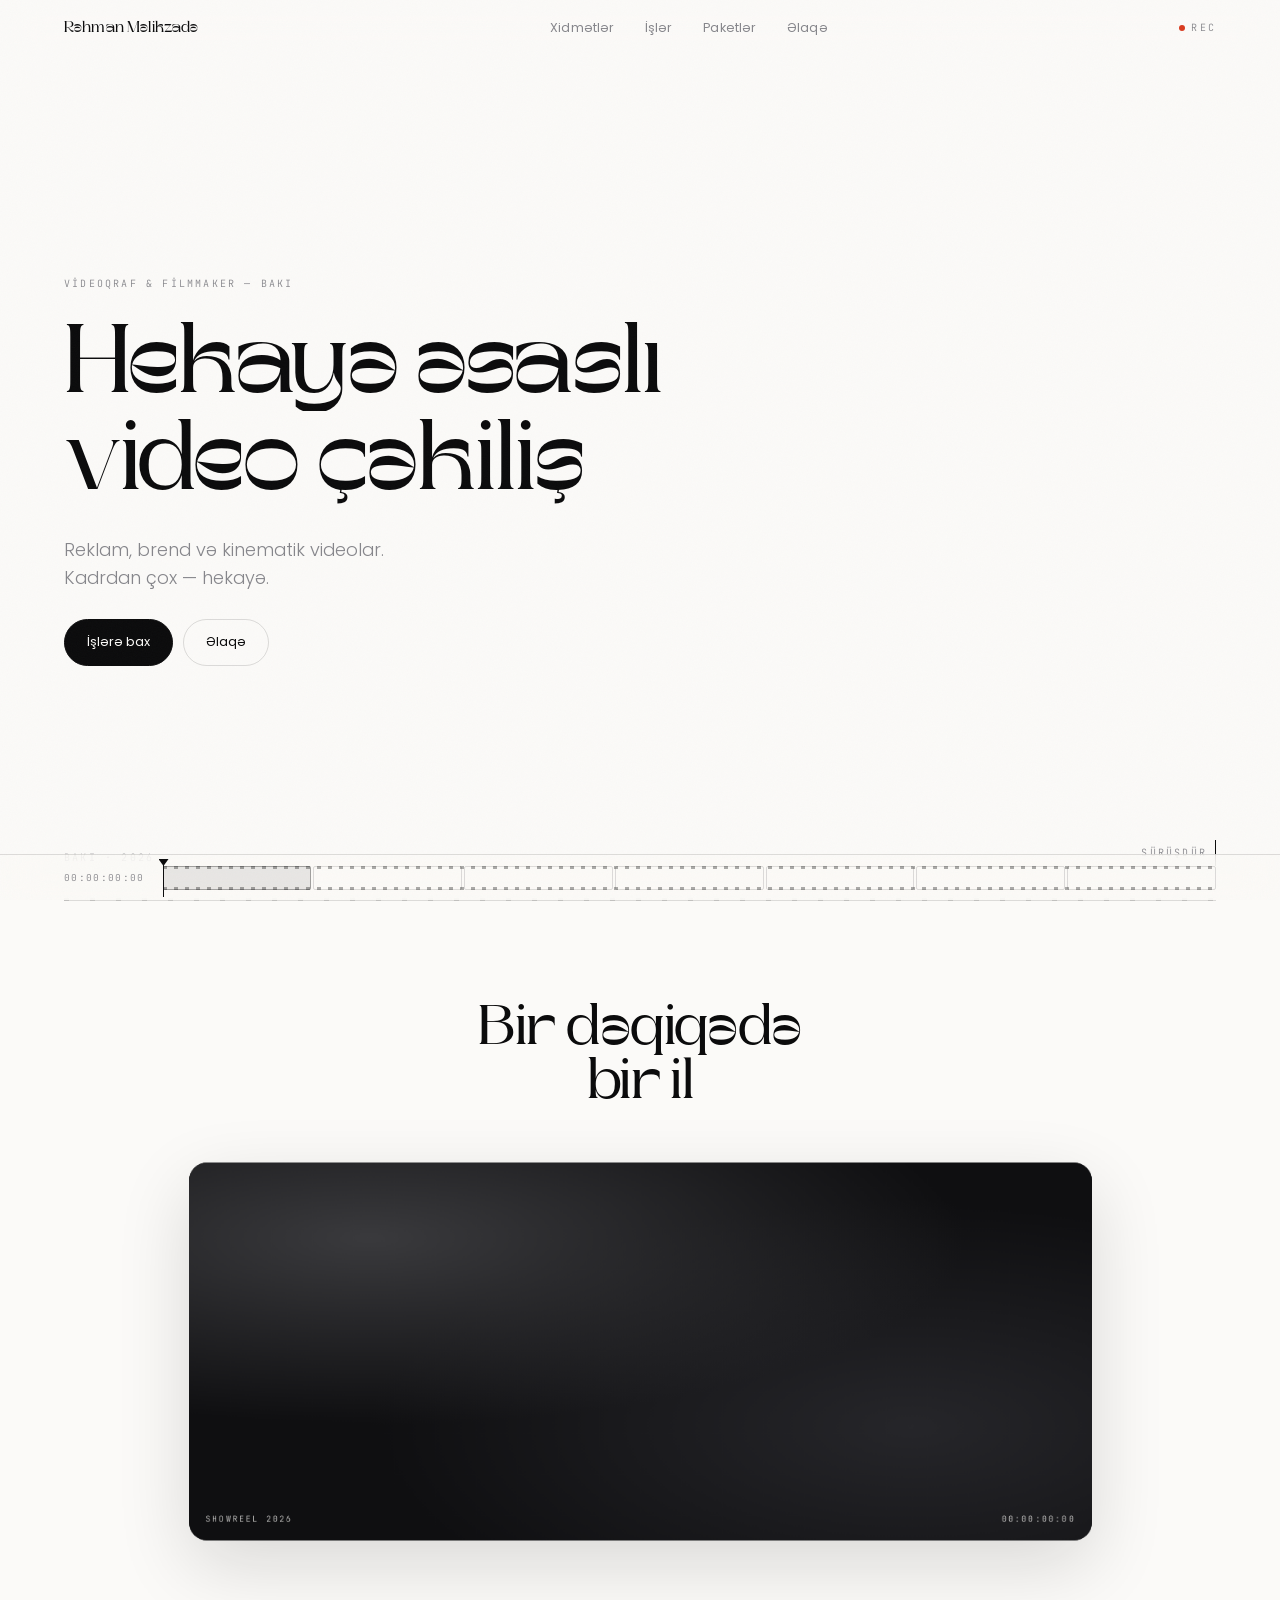
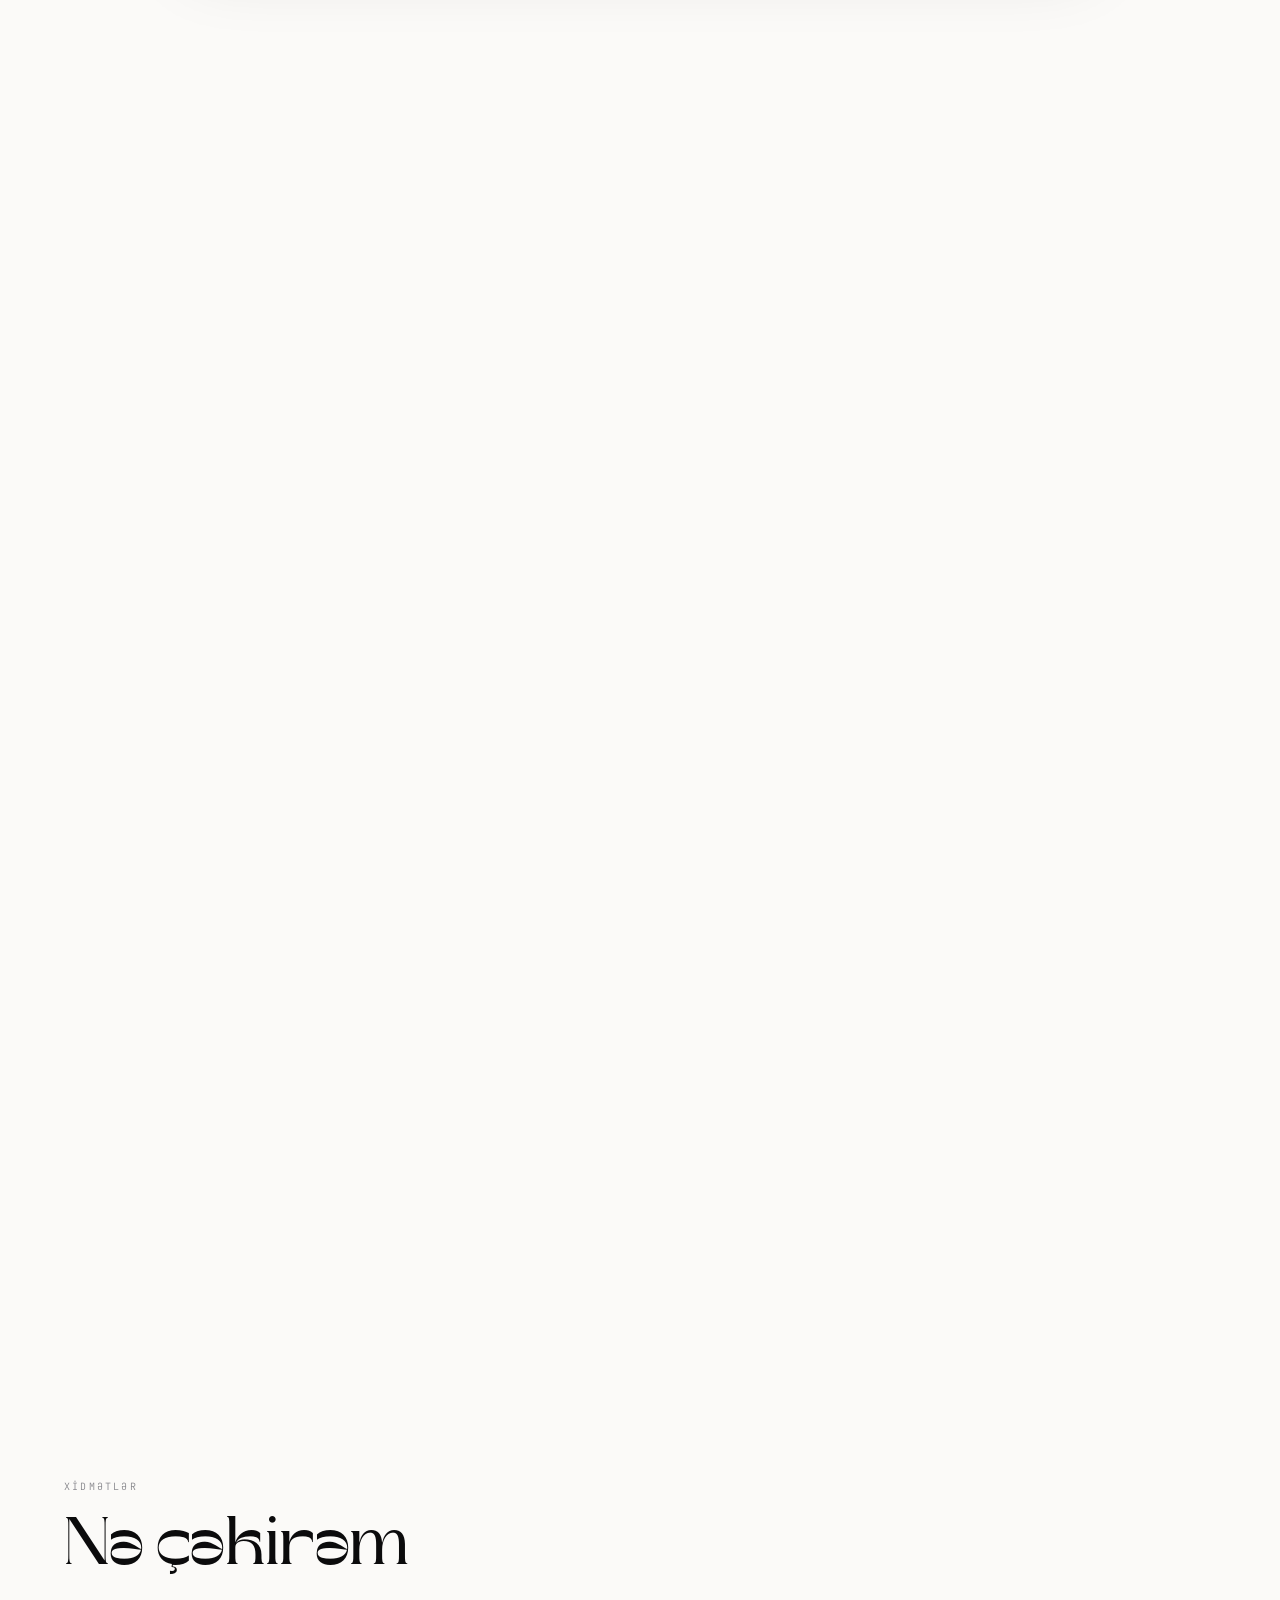
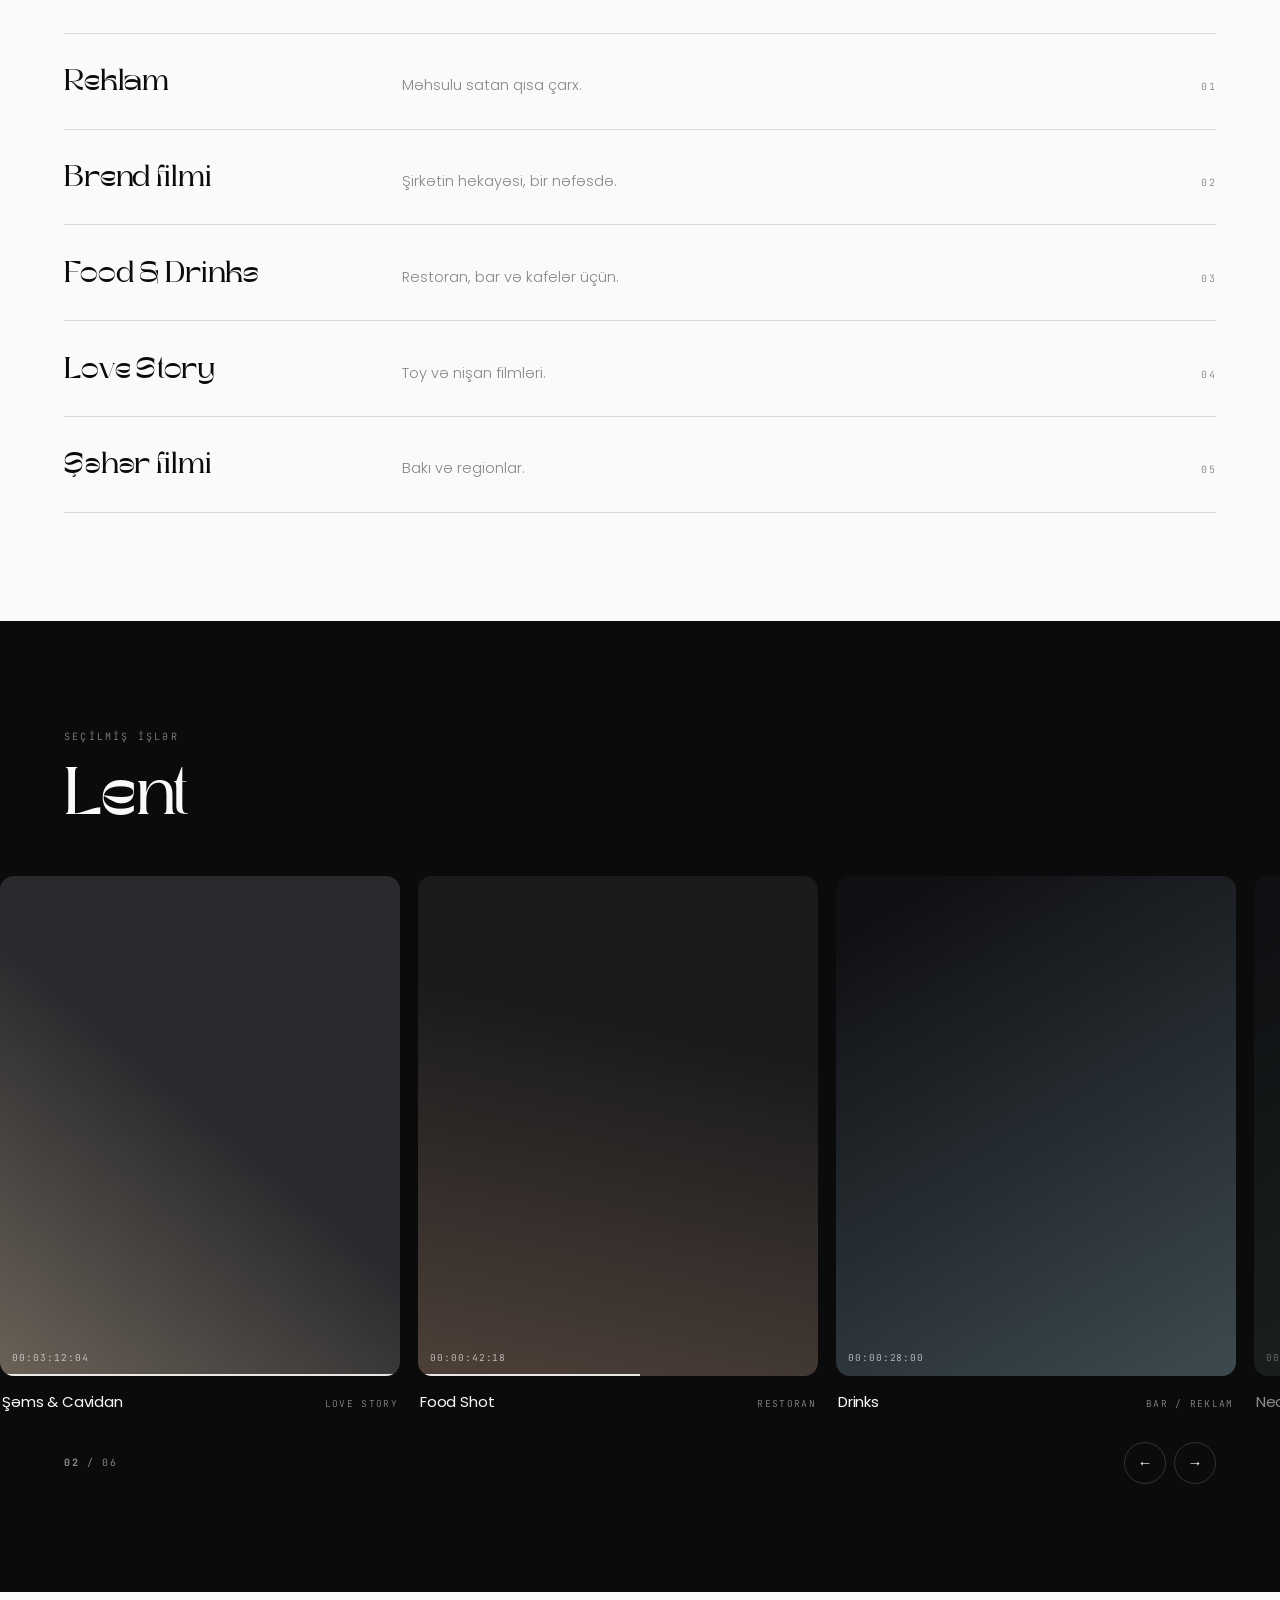
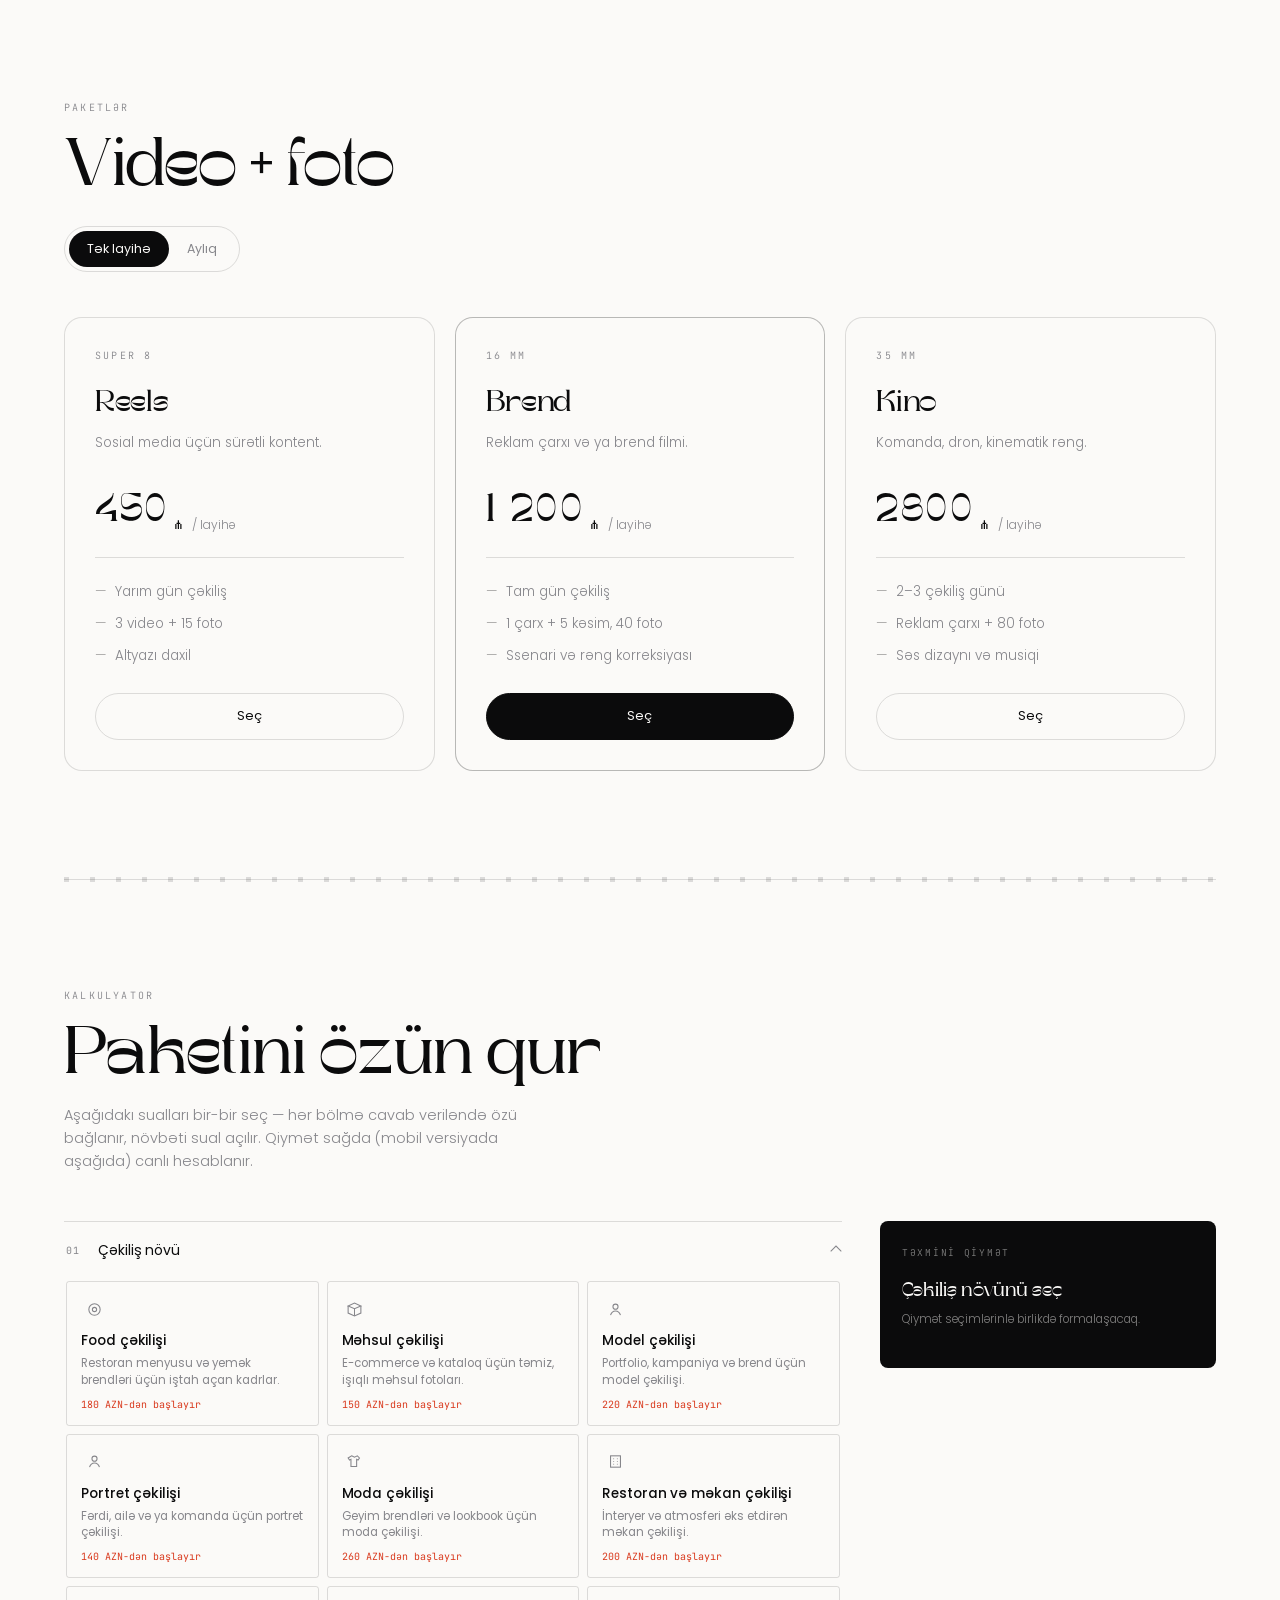
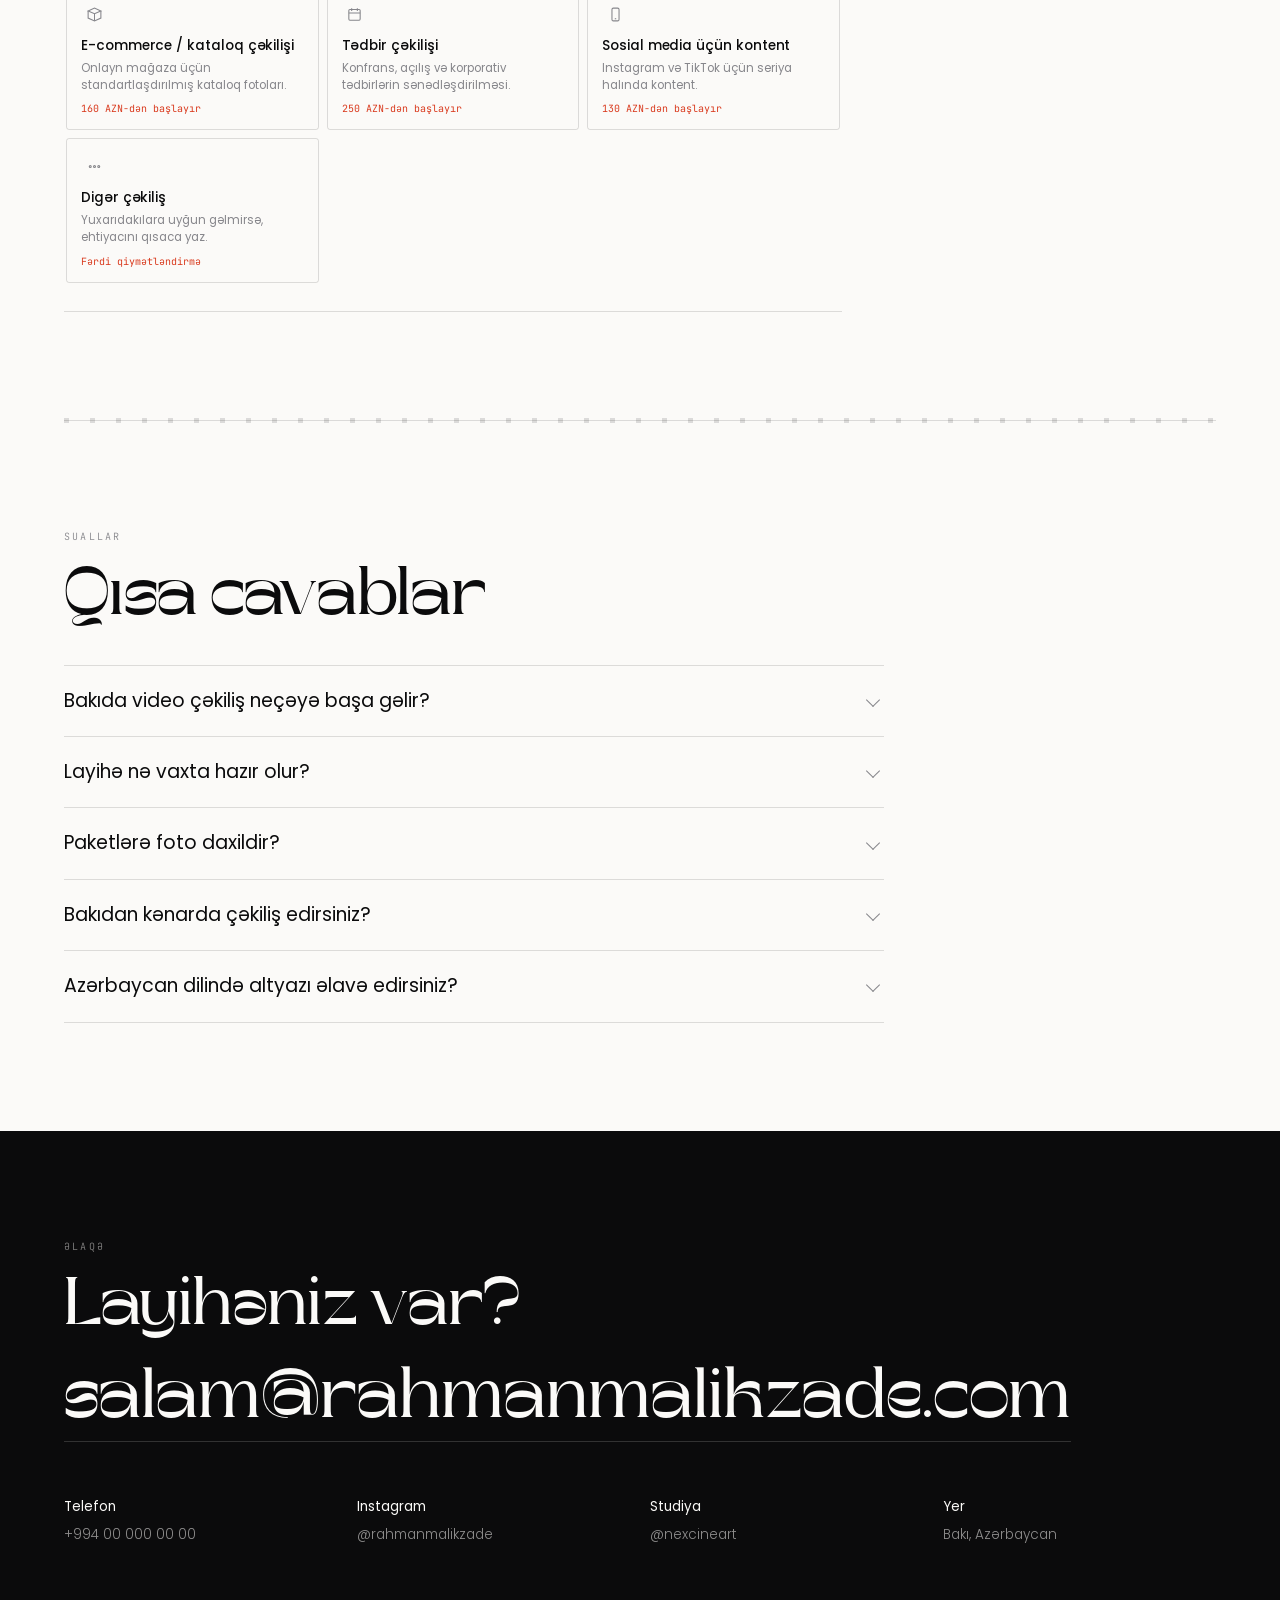
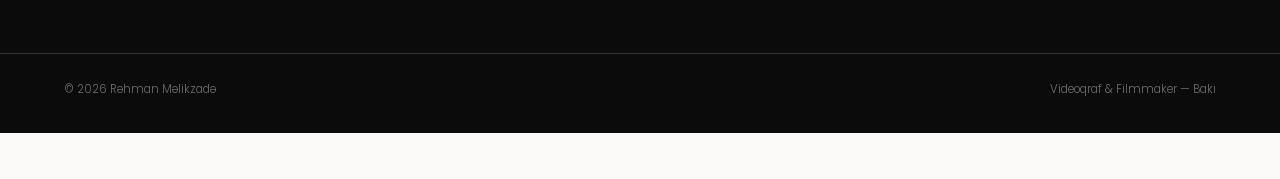
<file: rahman-sayt-v8_3.html>
<!DOCTYPE html>
<html lang="az">
<head>
<meta charset="utf-8">
<meta name="viewport" content="width=device-width, initial-scale=1, viewport-fit=cover">

<!-- ============ SEO: ƏSAS META ============ -->
<title>Rəhman Məlikzadə — Videoqraf &amp; Filmmaker | Bakı | Reklam, brend və kinematik video</title>
<meta name="description" content="Bakıda videoqraf və filmmaker Rəhman Məlikzadə. Storytelling əsaslı video çəkiliş: reklam, brend filmi, food &amp; drinks, love story və şəhər filmləri. Portfolio, paketlər və qiymət üçün əlaqə saxlayın.">
<meta name="author" content="Rahman Malikzadə">
<meta name="robots" content="index, follow, max-image-preview:large, max-snippet:-1, max-video-preview:-1">
<link rel="canonical" href="https://rahmanmalikzade.com/">
<meta name="theme-color" content="#fbfaf8">

<!-- ============ SEO: SOSİAL PAYLAŞIM ============ -->
<meta property="og:type" content="website">
<meta property="og:locale" content="az_AZ">
<meta property="og:site_name" content="Rahman Malikzadə">
<meta property="og:title" content="Rəhman Məlikzadə — Videoqraf &amp; Filmmaker, Bakı">
<meta property="og:description" content="Storytelling əsaslı reklam, brend filmi, food &amp; drinks və love story çəkilişləri. Bakı və bütün Azərbaycan.">
<meta property="og:url" content="https://rahmanmalikzade.com/">
<meta property="og:image" content="https://rahmanmalikzade.com/og-cover.jpg">
<meta property="og:image:width" content="1200">
<meta property="og:image:height" content="630">
<meta property="og:image:alt" content="Rahman Malikzadə — videoqraf, çəkiliş meydançasında">
<meta name="twitter:card" content="summary_large_image">
<meta name="twitter:title" content="Rəhman Məlikzadə — Videoqraf &amp; Filmmaker, Bakı">
<meta name="twitter:description" content="Reklam, brend filmi, food &amp; drinks, love story.">
<meta name="twitter:image" content="https://rahmanmalikzade.com/og-cover.jpg">

<link rel="preconnect" href="https://fonts.googleapis.com">
<link rel="preconnect" href="https://fonts.gstatic.com" crossorigin>
<link href="https://fonts.googleapis.com/css2?family=Poppins:wght@200;300;400;500&family=JetBrains+Mono:wght@400&display=swap" rel="stylesheet">

<!-- ============ SEO: STRUKTURLAŞDIRILMIŞ DATA ============ -->
<script type="application/ld+json">
{
  "@context": "https://schema.org",
  "@graph": [
    {
      "@type": "Person",
      "@id": "https://rahmanmalikzade.com/#person",
      "name": "Rəhman Məlikzadə",
      "alternateName": ["Rahman Malikzade", "Rəhman Malikzadə"],
      "jobTitle": "Videoqraf və filmmaker",
      "url": "https://rahmanmalikzade.com/",
      "image": "https://rahmanmalikzade.com/rahman-malikzade.jpg",
      "knowsLanguage": ["az", "tr", "en"],
      "knowsAbout": ["Storytelling video", "Reklam çarxı", "Brend filmi", "Food və drinks video", "Love story", "Şəhər filmi", "Videomontaj", "Rəng korreksiyası"],
      "sameAs": [
        "https://www.instagram.com/rahmanmalikzade",
        "https://www.instagram.com/nexcineart",
        "https://linktr.ee/rahmanmalikzadaofficial"
      ]
    },
    {
      "@type": "ProfessionalService",
      "@id": "https://rahmanmalikzade.com/#business",
      "name": "Rəhman Məlikzadə — Video İstehsalı",
      "description": "Bakıda video çəkiliş, montaj, rəng korreksiyası və subtitr xidmətləri.",
      "url": "https://rahmanmalikzade.com/",
      "founder": { "@id": "https://rahmanmalikzade.com/#person" },
      "priceRange": "₼₼",
      "areaServed": [
        { "@type": "City", "name": "Bakı" },
        { "@type": "Country", "name": "Azərbaycan" }
      ],
      "address": {
        "@type": "PostalAddress",
        "addressLocality": "Bakı",
        "addressCountry": "AZ"
      },
      "email": "salam@rahmanmalikzade.com",
      "telephone": "+994-00-000-00-00",
      "sameAs": ["https://www.instagram.com/rahmanmalikzade"],
      "hasOfferCatalog": {
        "@type": "OfferCatalog",
        "name": "Video xidmətləri",
        "itemListElement": [
          { "@type": "Offer", "name": "Reels paketi", "price": "450", "priceCurrency": "AZN", "itemOffered": { "@type": "Service", "name": "Sosial media video və foto paketi" } },
          { "@type": "Offer", "name": "Brend paketi", "price": "1200", "priceCurrency": "AZN", "itemOffered": { "@type": "Service", "name": "Reklam çarxı və brend filmi paketi" } },
          { "@type": "Offer", "name": "Kino paketi", "price": "2800", "priceCurrency": "AZN", "itemOffered": { "@type": "Service", "name": "Tam istehsal: reklam çarxı, dron, komanda" } },
          { "@type": "Offer", "itemOffered": { "@type": "Service", "name": "Reklam çarxı çəkilişi" } },
          { "@type": "Offer", "itemOffered": { "@type": "Service", "name": "Brend filmi və imic filmi" } },
          { "@type": "Offer", "itemOffered": { "@type": "Service", "name": "Sosial media kontenti (Reels, Shorts, TikTok)" } },
          { "@type": "Offer", "itemOffered": { "@type": "Service", "name": "Videomontaj və rəng korreksiyası" } },
          { "@type": "Offer", "itemOffered": { "@type": "Service", "name": "Azərbaycan dilində subtitr və lokalizasiya" } }
        ]
      }
    },
    {
      "@type": "WebSite",
      "@id": "https://rahmanmalikzade.com/#website",
      "url": "https://rahmanmalikzade.com/",
      "name": "Rahman Malikzadə",
      "inLanguage": "az-AZ",
      "publisher": { "@id": "https://rahmanmalikzade.com/#person" }
    },
    {
      "@type": "FAQPage",
      "@id": "https://rahmanmalikzade.com/#faq",
      "mainEntity": [
        {
          "@type": "Question",
          "name": "Bakıda video çəkiliş neçəyə başa gəlir?",
          "acceptedAnswer": { "@type": "Answer", "text": "Qiymət çəkiliş günlərinin sayından, komandadan, quraşdırma vaxtından və montajın həcmindən asılıdır. Bir günlük sosial media çəkilişi ilə çoxgünlük reklam çarxı arasında ciddi fərq var. Brifi göndərin, 24 saat ərzində konkret təklif hazırlayım."
        }
        },
        {
          "@type": "Question",
          "name": "Paketlərə foto da daxildir?",
          "acceptedAnswer": { "@type": "Answer", "text": "Bəli, hər üç paketdə video ilə yanaşı seçilmiş fotolar da var: Reels paketində 15, Brend paketində 40, Kino paketində 80 redaktə olunmuş foto. Yalnız foto çəkilişi də ayrıca sifariş oluna bilər." }
        },
        {
          "@type": "Question",
          "name": "Layihə nə vaxta hazır olur?",
          "acceptedAnswer": { "@type": "Answer", "text": "Sosial media formatları adətən 3-5 iş günü, korporativ video 7-14 iş günü çəkir. Təcili layihələr üçün sürətləndirilmiş qrafik mümkündür." }
        },
        {
          "@type": "Question",
          "name": "Çəkilişi hansı texnika ilə edirsiniz?",
          "acceptedAnswer": { "@type": "Answer", "text": "Sony a7R IV ilə 4K çəkiliş, 100 fps slow motion imkanı. Montaj Adobe Premiere Pro-da, rəng korreksiyası loq materialdan qurulur." }
        },
        {
          "@type": "Question",
          "name": "Videolara Azərbaycan dilində altyazı əlavə edirsiniz?",
          "acceptedAnswer": { "@type": "Answer", "text": "Bəli. Azərbaycan dili üçün hazırladığım AI subtitr aləti nitqi avtomatik mətnə çevirir, sonra əl ilə redaktə olunur. Bu, altyazı vaxtını dəfələrlə qısaldır və videonun izlənmə müddətini artırır." }
        },
        {
          "@type": "Question",
          "name": "Bakıdan kənarda çəkiliş edirsiniz?",
          "acceptedAnswer": { "@type": "Answer", "text": "Bəli, bütün Azərbaycan üzrə və xaricə səfər edirəm. Yol və yerləşmə xərcləri təklifə ayrıca yazılır." }
        }
      ]
    }
  ]
}
</script>

<style>
@font-face{font-family:'Boruna';src:url([data-uri]) format('opentype');font-weight:400;font-style:normal;font-display:swap}
/* ============================================================
   MİNİMAL / KİNEMATİK — az söz, çox hava
   ============================================================ */
:root{
  --murekkeb:#0b0b0c;
  --kagiz:#fbfaf8;
  --sus:#86868b;
  --xett:rgba(11,11,12,.13);
  --xett-ag:rgba(251,250,248,.16);
  --rec:#d93a1e;

  --dsp:"Boruna","Poppins",serif;
  --metn:"Poppins",-apple-system,BlinkMacSystemFont,"Segoe UI",Roboto,sans-serif;
  --mono:"JetBrains Mono",ui-monospace,Menlo,monospace;

  --kenar:clamp(20px,5vw,88px);
  --yum:cubic-bezier(.22,.61,.36,1);
}

*{box-sizing:border-box;margin:0;padding:0}
html{scroll-behavior:smooth;-webkit-text-size-adjust:100%}
body{
  background:var(--kagiz);color:var(--murekkeb);font-family:var(--metn);font-weight:300;
  font-size:clamp(15px,1.05vw,17px);line-height:1.6;overflow-x:hidden;-webkit-font-smoothing:antialiased;padding-bottom:46px;
}
img{max-width:100%;display:block}
a{color:inherit;text-decoration:none}
::selection{background:var(--murekkeb);color:var(--kagiz)}
:focus-visible{outline:1.5px solid var(--murekkeb);outline-offset:4px}

/* --- Tipoqrafiya --- */
.dsp{font-family:var(--dsp);font-weight:400;line-height:.96;letter-spacing:-.01em}
.kicik{
  font-family:var(--mono);font-size:10px;letter-spacing:.22em;text-transform:uppercase;color:var(--sus);
}
h1{font-family:var(--dsp);font-weight:400;font-size:clamp(38px,7.6vw,104px);line-height:1;letter-spacing:-.012em}
h2{font-family:var(--dsp);font-weight:400;font-size:clamp(30px,5.2vw,72px);line-height:1.02;letter-spacing:-.01em}
h3{font-family:var(--metn);font-weight:500;letter-spacing:-.01em}
p{max-width:46ch}
.solğun{color:var(--sus)}

.blok{padding:clamp(72px,12vh,168px) var(--kenar)}
.blok--tund{background:var(--murekkeb);color:var(--kagiz)}
.blok--tund .kicik{color:rgba(251,250,248,.5)}
.blok--tund .solğun{color:rgba(251,250,248,.55)}

/* --- Dənə: çox zəif --- */
.dene{
  position:fixed;inset:0;z-index:9997;pointer-events:none;opacity:.028;
  background-image:url("data:image/svg+xml,%3Csvg xmlns='http://www.w3.org/2000/svg' width='200' height='200'%3E%3Cfilter id='n'%3E%3CfeTurbulence type='fractalNoise' baseFrequency='.8' numOctaves='2'/%3E%3C/filter%3E%3Crect width='100%25' height='100%25' filter='url(%23n)'/%3E%3C/svg%3E");
}

/* --- Açılış: sakit, Apple ritmi --- */
[data-ac]{opacity:0;transform:translateY(18px);transition:opacity 1.1s var(--yum),transform 1.1s var(--yum)}
[data-ac].ac{opacity:1;transform:none}
[data-gec="1"]{transition-delay:.09s}[data-gec="2"]{transition-delay:.18s}
[data-gec="3"]{transition-delay:.27s}[data-gec="4"]{transition-delay:.36s}[data-gec="5"]{transition-delay:.45s}

/* ============ NAV ============ */
.nav{
  position:fixed;top:0;left:0;right:0;z-index:9000;display:flex;align-items:center;justify-content:space-between;
  padding:0 var(--kenar);height:56px;background:rgba(251,250,248,.72);backdrop-filter:saturate(180%) blur(18px);
  border-bottom:1px solid transparent;transition:border-color .4s,background .4s;
}
.nav.enib{border-bottom-color:var(--xett)}
.nav-ad{font-family:var(--dsp);font-size:15px;letter-spacing:.01em}
.nav-links{display:flex;gap:clamp(16px,2.4vw,32px);font-size:12.5px;font-weight:400;letter-spacing:.01em}
.nav-links a{color:var(--sus);transition:color .3s}
.nav-links a:hover,.nav-links a.aktiv{color:var(--murekkeb)}
.xett-ust{position:fixed;top:0;left:0;height:2px;background:var(--murekkeb);width:0;z-index:9500}

/* ============ HERO ============ */
.hero{
  min-height:100svh;display:flex;flex-direction:column;justify-content:center;
  padding:96px var(--kenar) clamp(28px,6vh,56px);position:relative;
}
.hero-ic{will-change:transform,opacity}
.hero h1{max-width:15ch}
.hero h1 .st{display:block;overflow:hidden}
.hero h1 .st i{display:block;font-style:normal;transform:translateY(102%);animation:qalx 1.15s var(--yum) forwards}
.hero h1 .st:nth-child(2) i{animation-delay:.08s}
@keyframes qalx{to{transform:translateY(0)}}
.hero-alt{margin-top:clamp(20px,3vh,34px);opacity:0;animation:ac 1s .5s var(--yum) forwards}
@keyframes ac{to{opacity:1}}
.hero-alt p{font-size:clamp(15px,1.4vw,18px);color:var(--sus);max-width:38ch}
.dugmeler{display:flex;gap:10px;margin-top:26px;flex-wrap:wrap}
.dgm{
  font-size:13px;font-weight:400;padding:12px 22px;border-radius:100px;border:1px solid var(--xett);
  transition:background .35s var(--yum),color .35s var(--yum),border-color .35s var(--yum),transform .35s var(--yum);
}
.dgm:hover{transform:translateY(-2px)}
.dgm.dolu{background:var(--murekkeb);color:var(--kagiz);border-color:var(--murekkeb)}
.dgm.dolu:hover{opacity:.86}
.dgm.bos:hover{background:rgba(11,11,12,.05)}

.hero-etek{
  position:absolute;left:var(--kenar);right:var(--kenar);bottom:clamp(18px,4vh,34px);
  display:flex;justify-content:space-between;align-items:flex-end;gap:16px;
  opacity:0;animation:ac 1s .8s var(--yum) forwards;
}
.rec{display:flex;align-items:center;gap:7px}
.rec i{width:6px;height:6px;border-radius:50%;background:var(--rec);animation:nabz 2s infinite}
@keyframes nabz{0%,42%{opacity:1}52%,100%{opacity:.18}}
.asagi{display:flex;align-items:center;gap:8px;color:var(--sus)}
.asagi span{display:block;width:1px;height:26px;background:var(--xett);position:relative;overflow:hidden}
.asagi span::after{content:"";position:absolute;inset:0;background:var(--murekkeb);animation:axin 2.4s var(--yum) infinite}
@keyframes axin{0%{transform:translateY(-100%)}60%,100%{transform:translateY(100%)}}

/* --- Perforasiya hairline --- */
.perf{height:1px;background:var(--xett);position:relative;margin:0 var(--kenar)}
.perf::before{
  content:"";position:absolute;left:0;right:0;top:-2px;height:5px;
  background:repeating-linear-gradient(90deg,var(--xett) 0 5px,transparent 5px 26px);
}

/* ============ SHOWREEL (sticky, Apple açılışı) ============ */
.reel{height:230vh;position:relative;background:var(--kagiz)}
.reel-yapisqan{position:sticky;top:0;height:100svh;display:flex;align-items:center;justify-content:center;overflow:hidden}
.reel-cerceve{
  position:relative;width:min(1180px,86vw);aspect-ratio:2.39/1;overflow:hidden;
  background:#111;border-radius:22px;transform:scale(.82);will-change:transform,border-radius;
  box-shadow:0 30px 90px rgba(11,11,12,.14);
}
.reel-cerceve video,.reel-cerceve .plaseholder{position:absolute;inset:0;width:100%;height:100%;object-fit:cover}
.plaseholder{
  background:
    radial-gradient(120% 90% at 20% 20%,#3a3a3d 0%,transparent 55%),
    radial-gradient(100% 100% at 80% 70%,#26262a 0%,#0f0f11 60%);
}
.reel-etiket{
  position:absolute;left:20px;bottom:18px;right:20px;display:flex;justify-content:space-between;
  color:rgba(251,250,248,.82);z-index:2;
}
.reel-mətn{
  position:absolute;left:0;right:0;top:clamp(60px,11vh,110px);text-align:center;z-index:3;pointer-events:none;
  padding:0 var(--kenar);
}
.reel-mətn h2{font-size:clamp(26px,4.4vw,58px)}

/* ============ XİDMƏTLƏR — sadə sətirlər ============ */
.setirler{margin-top:clamp(32px,6vh,64px);border-top:1px solid var(--xett)}
.setir{
  display:grid;grid-template-columns:minmax(140px,26%) 1fr auto;gap:clamp(12px,3vw,40px);align-items:baseline;
  padding:clamp(18px,2.6vh,28px) 0;border-bottom:1px solid var(--xett);position:relative;
  transition:padding-left .55s var(--yum);
}
.setir:hover{padding-left:14px}
.setir h3{font-family:var(--dsp);font-weight:400;font-size:clamp(19px,2.4vw,30px);letter-spacing:-.005em}
.setir p{color:var(--sus);font-size:14.5px;max-width:34ch}
.setir .nomre{font-family:var(--mono);font-size:10px;color:var(--sus);letter-spacing:.14em}

/* ============ İŞLƏR — üfüqi lent ============ */
.lent{
  display:flex;gap:clamp(10px,1.4vw,18px);margin-top:clamp(28px,5vh,52px);overflow-x:auto;
  scroll-snap-type:x mandatory;scroll-behavior:smooth;-webkit-overflow-scrolling:touch;
  padding:2px calc(var(--kenar)) 24px;margin-left:calc(var(--kenar) * -1);margin-right:calc(var(--kenar) * -1);
  scrollbar-width:none;cursor:grab;
}
.lent::-webkit-scrollbar{display:none}
.lent.dart{cursor:grabbing;scroll-behavior:auto;scroll-snap-type:none}
.lent.dart .is{pointer-events:none}
.is{flex:0 0 clamp(250px,32vw,400px);scroll-snap-align:start;opacity:.55;transition:opacity .7s var(--yum)}
.is.yaxin{opacity:1}
.is-kadr{
  position:relative;aspect-ratio:4/5;overflow:hidden;border-radius:14px;background:#111;
}
.kadr{position:absolute;inset:0;opacity:0;transition:opacity .25s linear}
.kadr.aktiv{opacity:1}
.is-tc{
  position:absolute;left:12px;bottom:11px;font-family:var(--mono);font-size:9.5px;letter-spacing:.1em;
  color:rgba(251,250,248,.72);z-index:2;
}
.is-cizgi{position:absolute;left:0;bottom:0;height:2px;background:rgba(251,250,248,.9);width:0;z-index:2}
.is-alt{display:flex;justify-content:space-between;align-items:baseline;gap:12px;padding:14px 2px 0}
.is-alt h3{font-size:15px;font-weight:400}
.is-alt small{font-family:var(--mono);font-size:9.5px;letter-spacing:.14em;text-transform:uppercase;color:var(--sus)}
.lent-idare{display:flex;justify-content:space-between;align-items:center;gap:16px;margin-top:4px}
.oxlar{display:flex;gap:8px}
.ox{
  width:42px;height:42px;border-radius:50%;border:1px solid var(--xett-ag);background:transparent;color:inherit;
  cursor:pointer;display:flex;align-items:center;justify-content:center;font-size:15px;
  transition:background .35s var(--yum),opacity .35s,transform .35s var(--yum);
}
.ox:hover:not(:disabled){background:rgba(251,250,248,.12);transform:translateY(-2px)}
.ox:disabled{opacity:.24;cursor:default}
.lent-say{font-family:var(--mono);font-size:10px;letter-spacing:.16em;color:rgba(251,250,248,.55)}

/* ============ PAKETLƏR ============ */
.rejim{display:inline-flex;border:1px solid var(--xett);border-radius:100px;padding:4px;position:relative;margin-top:26px}
.rejim button{
  position:relative;z-index:2;border:0;background:none;cursor:pointer;color:var(--sus);font-family:var(--metn);
  font-size:12.5px;padding:9px 18px;border-radius:100px;transition:color .4s var(--yum);
}
.rejim button.aktiv{color:var(--kagiz)}
.rejim .surgu{position:absolute;top:4px;left:4px;height:calc(100% - 8px);background:var(--murekkeb);border-radius:100px;transition:transform .55s var(--yum),width .55s var(--yum)}
.paketler{display:grid;grid-template-columns:repeat(auto-fit,minmax(258px,1fr));gap:clamp(12px,1.6vw,20px);margin-top:clamp(28px,5vh,48px)}
.paket{
  border:1px solid var(--xett);border-radius:18px;padding:clamp(20px,2.4vw,30px);display:flex;flex-direction:column;
  transition:transform .6s var(--yum),box-shadow .6s var(--yum),border-color .6s var(--yum);background:var(--kagiz);
}
.paket:hover{transform:translateY(-5px);box-shadow:0 18px 50px rgba(11,11,12,.07)}
.paket.esas{border-color:rgba(11,11,12,.28)}
.paket h3{font-family:var(--dsp);font-weight:400;font-size:clamp(22px,2.6vw,30px);margin:14px 0 6px}
.paket .qisa{color:var(--sus);font-size:13.5px;min-height:2.8em}
.qiymet{display:flex;align-items:baseline;gap:4px;margin:20px 0 0;font-family:var(--dsp);font-size:clamp(30px,3.4vw,40px);line-height:1}
.qiymet .val{font-family:var(--metn);font-weight:400;font-size:.5em}
.qiymet .vahid{font-family:var(--metn);font-weight:300;font-size:12px;color:var(--sus);margin-left:4px}
.reqem{display:inline-block;height:1em;overflow:hidden;line-height:1}
.rulon{display:flex;flex-direction:column;transition:transform .9s var(--yum)}
.rulon span{height:1em;line-height:1;display:block}
.paket ul{list-style:none;margin-top:20px;padding-top:18px;border-top:1px solid var(--xett)}
.paket li{font-size:13.5px;color:var(--sus);padding:5px 0;display:flex;gap:9px}
.paket li::before{content:"—";color:var(--murekkeb);opacity:.35}
.paket .dgm{margin-top:22px;text-align:center}

/* --- REC: yuxarı sağ --- */
.rec-ust{display:flex;align-items:center;gap:6px;color:var(--sus);flex:none}
.rec-ust i{width:6px;height:6px;border-radius:50%;background:var(--rec);animation:nabz 2s infinite}

/* --- Aşağı film lenti: səhifə mövqeyi --- */
.serit-bar{
  position:fixed;left:0;right:0;bottom:0;z-index:9000;height:46px;display:flex;align-items:center;
  gap:clamp(10px,2vw,18px);padding:0 var(--kenar);
  background:rgba(251,250,248,.78);backdrop-filter:saturate(180%) blur(18px);border-top:1px solid var(--xett);
}
.serit-tc{font-family:var(--mono);font-size:9.5px;letter-spacing:.14em;color:var(--sus);flex:none}
.serit{position:relative;flex:1;height:24px;display:flex;gap:2px}
.serit::before,.serit::after{
  content:"";position:absolute;left:0;right:0;height:3px;z-index:3;pointer-events:none;
  background:repeating-linear-gradient(90deg,rgba(11,11,12,.34) 0 4px,transparent 4px 11px);
}
.serit::before{top:0}
.serit::after{bottom:0}
.xana{
  flex:1;border:1px solid var(--xett);border-radius:2px;background:transparent;cursor:pointer;
  transition:background .55s var(--yum),border-color .55s var(--yum);
}
.xana:hover{background:rgba(11,11,12,.05)}
.xana.aktiv{background:rgba(11,11,12,.08);border-color:rgba(11,11,12,.32)}
.oxbas{
  position:absolute;top:-7px;bottom:-7px;left:0;width:1px;background:var(--murekkeb);z-index:4;pointer-events:none;
  will-change:transform;
}
.oxbas::before{
  content:"";position:absolute;top:0;left:-4.5px;width:10px;height:7px;background:var(--murekkeb);
  clip-path:polygon(0 0,100% 0,50% 100%);
}
@media (max-width:600px){
  .serit-bar{height:40px;gap:10px}
  .serit{height:20px}
  .serit-tc{font-size:9px}
}

/* ============ FAQ ============ */
.faq{margin-top:clamp(24px,4vh,44px);max-width:820px;border-top:1px solid var(--xett)}
details{border-bottom:1px solid var(--xett)}
summary{
  cursor:pointer;list-style:none;padding:20px 34px 20px 0;position:relative;
  font-size:clamp(15px,1.7vw,19px);font-weight:400;
}
summary::-webkit-details-marker{display:none}
summary::after{
  content:"";position:absolute;right:6px;top:50%;width:9px;height:9px;margin-top:-6px;
  border-right:1px solid var(--sus);border-bottom:1px solid var(--sus);transform:rotate(45deg);transition:transform .4s var(--yum)
}
details[open] summary::after{transform:rotate(-135deg);margin-top:-2px}
details p{padding:0 0 22px;color:var(--sus);font-size:14.5px;max-width:62ch}

/* ============ ƏLAQƏ ============ */
.elaqe-mail{
  font-family:var(--dsp);font-size:clamp(24px,5.4vw,72px);line-height:1.05;display:inline-block;
  margin-top:22px;border-bottom:1px solid var(--xett-ag);padding-bottom:8px;transition:opacity .4s;word-break:break-word;
}
.elaqe-mail:hover{opacity:.65}
.elaqe-tor{display:grid;grid-template-columns:repeat(auto-fit,minmax(150px,1fr));gap:20px;margin-top:clamp(36px,6vh,64px);font-size:13.5px}
.elaqe-tor b{display:block;font-weight:400;margin-bottom:6px}
footer{
  background:var(--murekkeb);color:rgba(251,250,248,.42);padding:26px var(--kenar) 34px;
  display:flex;justify-content:space-between;gap:14px;flex-wrap:wrap;font-size:11.5px;
  border-top:1px solid var(--xett-ag);
}

/* --- Sabit timecode: yeganə "texniki" detal --- */

@media (max-width:760px){
  .setir{grid-template-columns:1fr auto}
  .setir p{grid-column:1/-1;margin-top:4px}
  .nav-links a:nth-child(1){display:none}
  .reel{height:190vh}
}
@media (prefers-reduced-motion:reduce){
  *,*::before,*::after{animation-duration:.01ms!important;animation-iteration-count:1!important;transition-duration:.01ms!important}
  [data-ac]{opacity:1;transform:none}
  .hero h1 .st i{transform:none}
  .hero-alt,.hero-etek{opacity:1}
  .reel-cerceve{transform:none}
}

/* ============================================================
   KALKULYATOR — "Çəkiliş paketini özün yarat"
   Saytın öz dəyişənlərini (--murekkeb, --kagiz, --sus, --xett,
   --dsp, --metn, --mono, --yum, --rec) istifadə edir, ayrıca
   palitra əlavə etmir. Vurğu rəngi: sayt boyu artıq tanış olan
   REC qırmızısı (var(--rec)).
   ============================================================ */
#kalkulyator{ --pk-vurgu: var(--rec); }

#kalkulyator .pk-lay{
  margin-top:clamp(30px,4.4vw,48px);display:grid;grid-template-columns:1fr 336px;
  gap:clamp(20px,3vw,42px);align-items:start;
}
#kalkulyator .pk-sutun{min-width:0}

/* --- Bölmə (akkordeon sətri) --- */
#kalkulyator .pk-bolme{border-bottom:1px solid var(--xett)}
#kalkulyator .pk-bolme:first-child{border-top:1px solid var(--xett)}
#kalkulyator .pk-bas{
  width:100%;display:flex;align-items:center;gap:14px;padding:18px 2px;background:none;border:0;
  cursor:pointer;text-align:left;color:inherit;font-family:var(--metn);
}
#kalkulyator .pk-no{font-family:var(--mono);font-size:10px;color:var(--sus);letter-spacing:.1em;flex:none;width:18px}
#kalkulyator .pk-basliq{font-size:14px;font-weight:400;flex:none;letter-spacing:-.005em}
#kalkulyator .pk-xulase{
  flex:1;text-align:right;color:var(--sus);font-size:12.5px;padding-right:6px;overflow:hidden;
  text-overflow:ellipsis;white-space:nowrap;transition:color .3s var(--yum);
}
#kalkulyator .pk-bolme.tamam .pk-xulase{color:var(--murekkeb)}
#kalkulyator .pk-ox{
  flex:none;width:8px;height:8px;border-right:1.4px solid var(--sus);border-bottom:1.4px solid var(--sus);
  transform:rotate(45deg);transition:transform .5s var(--yum);
}
#kalkulyator .pk-bolme.aciq .pk-ox{transform:rotate(-135deg)}
#kalkulyator .pk-bolme.tamam:not(.aciq) .pk-ox{border-color:var(--murekkeb)}

/* CSS-grid trikiylə hündürlük animasiyası — JS ölçmə tələb etmir */
#kalkulyator .pk-sar{display:grid;grid-template-rows:0fr;transition:grid-template-rows .55s var(--yum)}
#kalkulyator .pk-bolme.aciq .pk-sar{grid-template-rows:1fr}
#kalkulyator .pk-ic{overflow:hidden;min-height:0}
#kalkulyator .pk-ic-daxil{padding:2px 2px 28px}

/* --- Kompakt kartlar (çəkiliş növü / fon / məkan / retuş / çatdırılma) --- */
#kalkulyator .pk-kart-tor{display:grid;grid-template-columns:repeat(auto-fill,minmax(196px,1fr));gap:8px}
#kalkulyator .pk-kart-tor--kicik{grid-template-columns:repeat(auto-fill,minmax(168px,1fr))}
#kalkulyator .pk-kart{
  border:1px solid var(--xett);border-radius:3px;padding:14px;cursor:pointer;text-align:left;background:transparent;
  transition:border-color .35s var(--yum),background .35s var(--yum);font-family:var(--metn);color:inherit;
}
#kalkulyator .pk-kart:hover{border-color:rgba(11,11,12,.32)}
#kalkulyator .pk-kart.secili{border-color:var(--pk-vurgu);background:rgba(217,58,30,.05)}
#kalkulyator .pk-kart-ikon{
  width:26px;height:26px;display:flex;align-items:center;justify-content:center;margin-bottom:9px;color:var(--sus);
}
#kalkulyator .pk-kart.secili .pk-kart-ikon{color:var(--pk-vurgu)}
#kalkulyator .pk-kart-ikon svg{width:17px;height:17px;stroke:currentColor;fill:none;stroke-width:1.5}
#kalkulyator .pk-kart h4{font-size:13.5px;font-weight:500;letter-spacing:-.005em;margin-bottom:4px}
#kalkulyator .pk-kart p{font-size:11.5px;color:var(--sus);line-height:1.45;max-width:none}
#kalkulyator .pk-kart-qiy{display:block;margin-top:9px;font-family:var(--mono);font-size:10px;color:var(--pk-vurgu)}
#kalkulyator .pk-kart--kicik{padding:12px}
#kalkulyator .pk-kart--kicik h4{font-size:13px}

#kalkulyator .pk-diger-qutu{margin-top:12px}
#kalkulyator .pk-diger-qutu textarea{
  width:100%;min-height:80px;padding:12px 13px;border:1px solid var(--xett);border-radius:3px;background:transparent;
  font-family:var(--metn);font-size:13px;color:inherit;resize:vertical;
}
#kalkulyator .pk-diger-qutu textarea:focus{border-color:var(--pk-vurgu);outline:none}

/* --- Slayderlər --- */
#kalkulyator .pk-slayder-bas{font-size:13px;color:var(--sus);display:flex;align-items:center;gap:6px}
#kalkulyator .pk-info{
  width:14px;height:14px;border-radius:50%;border:1px solid var(--sus);color:var(--sus);font-family:var(--mono);
  font-size:9px;display:inline-flex;align-items:center;justify-content:center;cursor:help;position:relative;flex:none;
}
#kalkulyator .pk-info-tip{
  position:absolute;bottom:calc(100% + 8px);left:0;width:220px;background:var(--murekkeb);color:var(--kagiz);
  font-size:11.5px;line-height:1.5;padding:10px 12px;border-radius:8px;opacity:0;pointer-events:none;
  transition:opacity .25s;z-index:5;font-family:var(--metn);
}
#kalkulyator .pk-info:hover .pk-info-tip,#kalkulyator .pk-info:focus-visible .pk-info-tip{opacity:1}
#kalkulyator .pk-slayder-deyer{font-family:var(--dsp);font-size:30px;color:var(--pk-vurgu);line-height:1;margin:10px 0}
#kalkulyator input[type="range"].pk-range{
  -webkit-appearance:none;appearance:none;width:100%;height:2px;border-radius:2px;background:var(--xett);outline:none;
}
#kalkulyator input[type="range"].pk-range::-webkit-slider-thumb{
  -webkit-appearance:none;width:18px;height:18px;border-radius:50%;background:var(--kagiz);
  border:2px solid var(--pk-vurgu);cursor:pointer;transition:transform .2s;box-shadow:0 1px 4px rgba(11,11,12,.18);
}
#kalkulyator input[type="range"].pk-range::-webkit-slider-thumb:hover{transform:scale(1.14)}
#kalkulyator input[type="range"].pk-range::-moz-range-thumb{
  width:18px;height:18px;border-radius:50%;background:var(--kagiz);border:2px solid var(--pk-vurgu);cursor:pointer;
}
#kalkulyator .pk-slayder-notlar{display:flex;justify-content:space-between;margin-top:6px;font-family:var(--mono);font-size:10px;color:var(--sus)}
#kalkulyator .pk-nisan{
  display:inline-block;margin-top:9px;font-family:var(--mono);font-size:9.5px;letter-spacing:.08em;
  background:rgba(217,58,30,.08);color:var(--pk-vurgu);padding:4px 9px;border-radius:100px;
}
#kalkulyator .pk-xeberdarliq{
  display:none;margin-top:10px;font-size:12px;color:var(--pk-vurgu);background:rgba(217,58,30,.06);
  padding:9px 12px;border-radius:6px;
}
#kalkulyator .pk-xeberdarliq.gorunur{display:block}

/* --- "Davam et" düyməsi (slayder/çox-seçimli bölmələr) --- */
#kalkulyator .pk-davam{
  margin-top:18px;font-family:var(--metn);font-size:12.5px;font-weight:400;padding:11px 20px;border-radius:100px;
  border:1px solid var(--murekkeb);background:var(--murekkeb);color:var(--kagiz);cursor:pointer;
  transition:opacity .3s,transform .3s var(--yum);
}
#kalkulyator .pk-davam:hover{opacity:.85;transform:translateY(-1px)}

/* --- Avadanlıq --- */
#kalkulyator .pk-tumbler{display:flex;gap:8px;margin-bottom:18px;flex-wrap:wrap}
#kalkulyator .pk-tumbler-item{
  flex:1;min-width:150px;padding:12px 15px;border:1px solid var(--xett);border-radius:3px;background:transparent;
  cursor:pointer;text-align:left;font-family:var(--metn);color:inherit;transition:border-color .3s,background .3s;
}
#kalkulyator .pk-tumbler-item.aktiv{border-color:var(--murekkeb);background:var(--murekkeb);color:var(--kagiz)}
#kalkulyator .pk-tumbler-item b{display:block;font-size:12.5px;font-weight:500}
#kalkulyator .pk-tumbler-item span{display:block;font-size:11px;color:var(--sus);margin-top:2px}
#kalkulyator .pk-tumbler-item.aktiv span{color:rgba(251,250,248,.6)}

#kalkulyator .pk-tovsiye{
  background:rgba(217,58,30,.05);border:1px solid rgba(217,58,30,.22);border-radius:6px;padding:16px 18px;
  font-size:13px;line-height:1.6;
}
#kalkulyator .pk-tovsiye b{display:block;font-family:var(--mono);font-size:9.5px;letter-spacing:.12em;text-transform:uppercase;color:var(--pk-vurgu);margin-bottom:7px}

#kalkulyator .pk-avad-qrup{margin-top:18px}
#kalkulyator .pk-avad-qrup-bas{font-size:11px;font-weight:500;color:var(--sus);text-transform:uppercase;letter-spacing:.06em;margin-bottom:8px}
#kalkulyator .pk-avad-item{
  display:flex;align-items:center;gap:11px;padding:11px 12px;border:1px solid var(--xett);border-radius:5px;
  margin-bottom:6px;cursor:pointer;transition:border-color .3s,background .3s;
}
#kalkulyator .pk-avad-item:hover{border-color:rgba(217,58,30,.4)}
#kalkulyator .pk-avad-item.secili{border-color:var(--pk-vurgu);background:rgba(217,58,30,.05)}
#kalkulyator .pk-avad-item.kilidli{opacity:.6;cursor:default}
#kalkulyator .pk-avad-nokte{
  width:16px;height:16px;border-radius:4px;border:1.4px solid var(--xett);flex:none;display:flex;align-items:center;
  justify-content:center;transition:background .25s,border-color .25s;
}
#kalkulyator .pk-avad-nokte svg{width:9px;height:9px;stroke:var(--kagiz);fill:none;stroke-width:2}
#kalkulyator .pk-avad-item.secili .pk-avad-nokte{background:var(--pk-vurgu);border-color:var(--pk-vurgu)}
#kalkulyator .pk-avad-metn{flex:1;min-width:0}
#kalkulyator .pk-avad-metn b{display:block;font-size:12.5px;font-weight:500}
#kalkulyator .pk-avad-metn span{display:block;font-size:11px;color:var(--sus);margin-top:1px}
#kalkulyator .pk-avad-sag{flex:none;font-family:var(--mono);font-size:10.5px;color:var(--pk-vurgu)}
#kalkulyator .pk-avad-sag em{font-style:normal;color:var(--sus)}

/* --- Format checkbox / əlavə xidmətlər --- */
#kalkulyator .pk-check-tor{display:grid;grid-template-columns:repeat(auto-fill,minmax(206px,1fr));gap:7px}
#kalkulyator .pk-check-item{
  display:flex;align-items:center;gap:10px;padding:11px 13px;border:1px solid var(--xett);border-radius:5px;
  cursor:pointer;transition:border-color .3s,background .3s;
}
#kalkulyator .pk-check-item.secili{border-color:var(--pk-vurgu);background:rgba(217,58,30,.05)}
#kalkulyator .pk-check-item .ad{flex:1;font-size:12.5px}
#kalkulyator .pk-check-item .qiy{font-family:var(--mono);font-size:10px;color:var(--sus)}

#kalkulyator .pk-xidmet-tor{display:grid;grid-template-columns:repeat(auto-fill,minmax(232px,1fr));gap:8px}
#kalkulyator .pk-xidmet-kart{
  border:1px solid var(--xett);border-radius:5px;padding:13px 14px;cursor:pointer;transition:border-color .3s,background .3s;
}
#kalkulyator .pk-xidmet-kart.secili{border-color:var(--pk-vurgu);background:rgba(217,58,30,.05)}
#kalkulyator .pk-xidmet-ust{display:flex;justify-content:space-between;gap:8px;align-items:flex-start}
#kalkulyator .pk-xidmet-ust b{font-size:12.5px;font-weight:500;display:flex;align-items:center;gap:7px}
#kalkulyator .pk-xidmet-ust .qiy{font-family:var(--mono);font-size:10px;color:var(--pk-vurgu);white-space:nowrap;flex:none}
#kalkulyator .pk-xidmet-kart p{font-size:11px;color:var(--sus);margin-top:6px;line-height:1.5;max-width:none}

/* --- Yekun bölmə --- */
#kalkulyator .pk-xulase-siyahi{border-top:1px solid var(--xett)}
#kalkulyator .pk-xulase-setir{display:flex;justify-content:space-between;gap:14px;padding:11px 0;border-bottom:1px solid var(--xett);font-size:12.5px}
#kalkulyator .pk-xulase-setir b{font-weight:400;color:var(--sus);flex:none;min-width:150px}
#kalkulyator .pk-xulase-setir span{text-align:right}
#kalkulyator .pk-xulase-setir a{font-family:var(--mono);font-size:10px;color:var(--pk-vurgu);white-space:nowrap;margin-left:10px}

#kalkulyator .pk-promo{display:flex;gap:8px;margin:20px 0 0}
#kalkulyator .pk-promo input{flex:1;padding:11px 14px;border:1px solid var(--xett);border-radius:100px;font-family:var(--metn);font-size:12.5px;background:transparent;color:inherit}
#kalkulyator .pk-promo button{padding:11px 18px;border-radius:100px;border:1px solid var(--murekkeb);background:transparent;cursor:pointer;font-family:var(--metn);font-size:12px;color:inherit}
#kalkulyator .pk-promo-mesaj{font-size:11px;margin-top:6px;min-height:1em}
#kalkulyator .pk-promo-mesaj.ugur{color:#3f7d54}
#kalkulyator .pk-promo-mesaj.xeta{color:var(--pk-vurgu)}

#kalkulyator .pk-alt-bas{font-size:12px;font-weight:500;margin:26px 0 11px;color:var(--sus);text-transform:uppercase;letter-spacing:.05em}
#kalkulyator .pk-form-grid{display:grid;grid-template-columns:1fr 1fr;gap:12px}
#kalkulyator .pk-form-grid .full{grid-column:1/-1}
#kalkulyator .pk-field label{display:block;font-size:11.5px;color:var(--sus);margin-bottom:6px}
#kalkulyator .pk-field input,#kalkulyator .pk-field textarea{
  width:100%;padding:11px 13px;border:1px solid var(--xett);border-radius:5px;background:transparent;
  font-family:var(--metn);font-size:13px;color:inherit;transition:border-color .3s;
}
#kalkulyator .pk-field input:focus,#kalkulyator .pk-field textarea:focus{border-color:var(--pk-vurgu);outline:none}
#kalkulyator .pk-field textarea{min-height:70px;resize:vertical}
#kalkulyator .pk-xeta{display:block;color:var(--pk-vurgu);font-size:11px;margin-top:5px;min-height:0}
#kalkulyator .pk-field.xetali input,#kalkulyator .pk-field.xetali textarea{border-color:var(--pk-vurgu)}
#kalkulyator .pk-fayl-qutu{border:1.5px dashed var(--xett);border-radius:6px;padding:18px;text-align:center;color:var(--sus);font-size:12px;cursor:pointer;transition:border-color .3s}
#kalkulyator .pk-fayl-qutu:hover{border-color:var(--pk-vurgu)}
#kalkulyator .pk-fayl-ad{margin-top:7px;font-family:var(--mono);font-size:10.5px;color:var(--murekkeb)}
#kalkulyator .pk-razi{display:flex;gap:10px;align-items:flex-start;margin-top:16px;font-size:12px;color:var(--sus)}
#kalkulyator .pk-razi input{margin-top:3px;flex:none}

#kalkulyator .pk-son-cta{display:flex;flex-wrap:wrap;gap:9px;margin-top:22px}
#kalkulyator .pk-btn{
  font-family:var(--metn);font-size:12.5px;font-weight:400;padding:13px 22px;border-radius:100px;
  border:1px solid var(--xett);cursor:pointer;background:transparent;color:inherit;
  transition:background .3s var(--yum),border-color .3s var(--yum),transform .3s var(--yum),opacity .3s;
}
#kalkulyator .pk-btn:hover{transform:translateY(-1px)}
#kalkulyator .pk-btn.qizil{background:var(--murekkeb);color:var(--kagiz);border-color:var(--murekkeb)}
#kalkulyator .pk-btn.qizil:hover{opacity:.86}
#kalkulyator .pk-btn:disabled{opacity:.4;cursor:not-allowed;transform:none}

#kalkulyator .pk-ugur{display:none;text-align:center;padding:clamp(32px,5vw,54px) 18px;border:1px solid var(--xett);border-radius:8px;margin-top:20px}
#kalkulyator .pk-ugur.gorunur{display:block}
#kalkulyator .pk-ugur-ikon{width:44px;height:44px;border-radius:50%;background:rgba(217,58,30,.08);color:var(--pk-vurgu);margin:0 auto 16px;display:flex;align-items:center;justify-content:center}
#kalkulyator .pk-ugur-ikon svg{width:20px;height:20px;stroke:currentColor;fill:none;stroke-width:1.7}
#kalkulyator .pk-ugur h3{font-family:var(--dsp);font-weight:400;font-size:22px;margin-bottom:8px}
#kalkulyator .pk-ugur p{color:var(--sus);font-size:13px;max-width:44ch;margin:0 auto}

/* --- Qiymət paneli (desktop sticky) --- */
#kalkulyator .pk-yan{position:sticky;top:20px}
#kalkulyator .pk-panel{background:var(--murekkeb);color:var(--kagiz);border-radius:8px;padding:24px 22px}
#kalkulyator .pk-panel-bas{font-family:var(--mono);font-size:9.5px;letter-spacing:.18em;text-transform:uppercase;color:rgba(251,250,248,.48);margin-bottom:15px}
#kalkulyator .pk-panel-tip{font-family:var(--dsp);font-size:19px;margin-bottom:4px}
#kalkulyator .pk-panel-alt{font-size:11.5px;color:rgba(251,250,248,.5);margin-bottom:16px}
#kalkulyator .pk-panel-setirler{border-top:1px solid rgba(251,250,248,.14);padding-top:13px;margin-bottom:15px}
#kalkulyator .pk-panel-setir{display:flex;justify-content:space-between;gap:10px;font-size:11.5px;padding:6px 0;color:rgba(251,250,248,.68)}
#kalkulyator .pk-panel-setir span:last-child{font-family:var(--mono);color:rgba(251,250,248,.88)}
#kalkulyator .pk-panel-endirim{color:#e2a37f !important}
#kalkulyator .pk-panel-yekun{border-top:1px solid rgba(251,250,248,.16);padding-top:15px}
#kalkulyator .pk-panel-yekun-ad{font-size:11.5px;color:rgba(251,250,248,.55)}
#kalkulyator .pk-panel-rəqəm{font-family:var(--dsp);font-size:clamp(28px,2.2vw,36px);color:#e2a37f;line-height:1}
#kalkulyator .pk-panel-ferdi{font-family:var(--dsp);font-size:21px;color:#e2a37f;padding:8px 0}
#kalkulyator .pk-panel-not{font-size:10.5px;color:rgba(251,250,248,.4);margin-top:9px;line-height:1.5}

/* --- Mobil aşağı panel (saytın öz film-lenti zolağından yuxarıda oturur) --- */
#kalkulyator .pk-mobil-panel{display:none}
@media (max-width:960px){
  #kalkulyator .pk-lay{grid-template-columns:1fr}
  #kalkulyator .pk-yan{display:none}
  #kalkulyator .pk-mobil-panel{
    display:block;position:fixed;left:0;right:0;bottom:46px;z-index:8500;background:var(--murekkeb);color:var(--kagiz);
    border-top-left-radius:16px;border-top-right-radius:16px;box-shadow:0 -12px 36px rgba(11,11,12,.24);
    transform:translateY(calc(100% - 62px));transition:transform .5s var(--yum);
  }
  #kalkulyator .pk-mobil-panel.acig{transform:translateY(0)}
  #kalkulyator .pk-mobil-tutac{display:flex;align-items:center;justify-content:space-between;padding:13px 18px;cursor:pointer;position:relative}
  #kalkulyator .pk-cubuq{position:absolute;left:50%;top:7px;transform:translateX(-50%);width:32px;height:3px;border-radius:3px;background:rgba(251,250,248,.28)}
  #kalkulyator .pk-mobil-qiymet{font-family:var(--dsp);font-size:20px;color:#e2a37f}
  #kalkulyator .pk-mobil-qiymet span{font-family:var(--metn);font-size:11px;color:rgba(251,250,248,.5)}
  #kalkulyator .pk-mobil-ox{width:24px;height:24px;border-radius:50%;border:1px solid rgba(251,250,248,.24);display:flex;align-items:center;justify-content:center;transition:transform .5s var(--yum);flex:none}
  #kalkulyator .pk-mobil-panel.acig .pk-mobil-ox{transform:rotate(180deg)}
  #kalkulyator .pk-mobil-icerik{max-height:50vh;overflow-y:auto;padding:0 18px 24px}
  body.pk-scroll-kilid{overflow:hidden}
}
@media (max-width:600px){
  #kalkulyator .pk-mobil-panel{bottom:40px}
  #kalkulyator .pk-form-grid{grid-template-columns:1fr}
  #kalkulyator .pk-kart-tor{grid-template-columns:repeat(auto-fill,minmax(150px,1fr))}
  #kalkulyator .pk-basliq{font-size:13px}
  #kalkulyator .pk-xulase{font-size:11.5px}
}
@media (prefers-reduced-motion:reduce){
  #kalkulyator *{transition-duration:.01ms !important}
}

</style>
</head>
<body>

<div class="dene" aria-hidden="true"></div>
<div class="xett-ust" id="xett-ust" aria-hidden="true"></div>

<nav class="nav" id="nav">
  <a href="#bas" class="nav-ad">Rəhman Məlikzadə</a>
  <div class="nav-links">
    <a href="#xidmetler">Xidmətlər</a>
    <a href="#isler">İşlər</a>
    <a href="#paketler">Paketlər</a>
    <a href="#elaqe">Əlaqə</a>
  </div>
  <span class="rec-ust kicik" aria-label="Yazılır"><i aria-hidden="true"></i> Rec</span>
</nav>

<!-- ================= HERO ================= -->
<header class="hero" id="bas">
  <div class="hero-ic" id="hero-ic">
    <div class="kicik" style="margin-bottom:22px">Videoqraf &amp; Filmmaker — Bakı</div>
    <h1>
      <span class="st"><i>Hekayə əsaslı</i></span>
      <span class="st"><i>video çəkiliş</i></span>
    </h1>
    <div class="hero-alt">
      <p>Reklam, brend və kinematik videolar. Kadrdan çox — hekayə.</p>
      <div class="dugmeler">
        <a class="dgm dolu" href="#isler">İşlərə bax</a>
        <a class="dgm bos" href="#elaqe">Əlaqə</a>
      </div>
    </div>
  </div>

  <div class="hero-etek kicik">
    <span>Bakı · 2026</span>
    <span class="asagi">Sürüşdür <span aria-hidden="true"></span></span>
  </div>
</header>

<div class="perf" aria-hidden="true"></div>

<!-- ================= SHOWREEL ================= -->
<section class="reel" id="reel" aria-label="Showreel">
  <div class="reel-yapisqan">
    <div class="reel-mətn" data-ac>
      <h2 class="dsp">Bir dəqiqədə<br>bir il</h2>
    </div>
    <div class="reel-cerceve" id="reel-cerceve">
      <!-- Öz showreel videonu bura qoy:
           <video src="/showreel.mp4" autoplay muted loop playsinline></video> -->
      <div class="plaseholder"></div>
      <div class="reel-etiket kicik"><span>Showreel 2026</span><span id="reel-tc">00:00:00:00</span></div>
    </div>
  </div>
</section>

<!-- ================= XİDMƏTLƏR ================= -->
<section class="blok" id="xidmetler" aria-labelledby="x-bas">
  <div class="kicik">Xidmətlər</div>
  <h2 id="x-bas" data-ac style="margin-top:16px">Nə çəkirəm</h2>

  <div class="setirler">
    <article class="setir" data-ac><h3>Reklam</h3><p>Məhsulu satan qısa çarx.</p><span class="nomre">01</span></article>
    <article class="setir" data-ac data-gec="1"><h3>Brend filmi</h3><p>Şirkətin hekayəsi, bir nəfəsdə.</p><span class="nomre">02</span></article>
    <article class="setir" data-ac data-gec="2"><h3>Food &amp; Drinks</h3><p>Restoran, bar və kafelər üçün.</p><span class="nomre">03</span></article>
    <article class="setir" data-ac data-gec="3"><h3>Love Story</h3><p>Toy və nişan filmləri.</p><span class="nomre">04</span></article>
    <article class="setir" data-ac data-gec="4"><h3>Şəhər filmi</h3><p>Bakı və regionlar.</p><span class="nomre">05</span></article>
  </div>
</section>

<!-- ================= İŞLƏR ================= -->
<section class="blok blok--tund" id="isler" aria-labelledby="i-bas">
  <div class="kicik">Seçilmiş işlər</div>
  <h2 id="i-bas" data-ac style="margin-top:16px">Lent</h2>

  <div class="lent" id="lent" tabindex="0" role="region" aria-label="İşlər lenti"></div>

  <div class="lent-idare">
    <span class="lent-say"><b id="lent-indi">01</b> / <span id="lent-cem">06</span></span>
    <div class="oxlar">
      <button class="ox" id="ox-sol" type="button" aria-label="Əvvəlki">←</button>
      <button class="ox" id="ox-sag" type="button" aria-label="Növbəti">→</button>
    </div>
  </div>
</section>

<!-- ================= PAKETLƏR ================= -->
<section class="blok" id="paketler" aria-labelledby="p-bas">
  <div class="kicik">Paketlər</div>
  <h2 id="p-bas" data-ac style="margin-top:16px">Video + foto</h2>

  <div class="rejim" data-ac data-gec="1" role="tablist" aria-label="Ödəniş rejimi">
    <div class="surgu" id="surgu" aria-hidden="true"></div>
    <button type="button" class="aktiv" role="tab" aria-selected="true">Tək layihə</button>
    <button type="button" role="tab" aria-selected="false">Aylıq</button>
  </div>

  <div class="paketler">
    <article class="paket" data-ac data-gec="1">
      <div class="kicik">Super 8</div>
      <h3>Reels</h3>
      <p class="qisa">Sosial media üçün sürətli kontent.</p>
      <div class="qiymet"><span class="reqemler" data-tek="450" data-abune="370" aria-hidden="true"></span><span class="val">₼</span><span class="vahid" data-vahid>/ layihə</span></div>
      <ul>
        <li>Yarım gün çəkiliş</li>
        <li>3 video + 15 foto</li>
        <li>Altyazı daxil</li>
      </ul>
      <a class="dgm bos" href="#elaqe">Seç</a>
    </article>

    <article class="paket esas" data-ac data-gec="2">
      <div class="kicik">16 mm</div>
      <h3>Brend</h3>
      <p class="qisa">Reklam çarxı və ya brend filmi.</p>
      <div class="qiymet"><span class="reqemler" data-tek="1200" data-abune="980" aria-hidden="true"></span><span class="val">₼</span><span class="vahid" data-vahid>/ layihə</span></div>
      <ul>
        <li>Tam gün çəkiliş</li>
        <li>1 çarx + 5 kəsim, 40 foto</li>
        <li>Ssenari və rəng korreksiyası</li>
      </ul>
      <a class="dgm dolu" href="#elaqe">Seç</a>
    </article>

    <article class="paket" data-ac data-gec="3">
      <div class="kicik">35 mm</div>
      <h3>Kino</h3>
      <p class="qisa">Komanda, dron, kinematik rəng.</p>
      <div class="qiymet"><span class="reqemler" data-tek="2800" data-abune="2300" aria-hidden="true"></span><span class="val">₼</span><span class="vahid" data-vahid>/ layihə</span></div>
      <ul>
        <li>2–3 çəkiliş günü</li>
        <li>Reklam çarxı + 80 foto</li>
        <li>Səs dizaynı və musiqi</li>
      </ul>
      <a class="dgm bos" href="#elaqe">Seç</a>
    </article>
  </div>
</section>

<div class="perf" aria-hidden="true"></div>

<!-- ================= FAQ ================= -->
<!-- ================= KALKULYATOR ================= -->
<section class="blok" id="kalkulyator" aria-labelledby="k-bas">
  <div class="kicik">Kalkulyator</div>
  <h2 id="k-bas" data-ac style="margin-top:16px">Paketini özün qur</h2>
  <p class="solğun" data-ac data-gec="1" style="margin-top:16px;max-width:56ch;font-size:14.5px">
    Aşağıdakı sualları bir-bir seç — hər bölmə cavab veriləndə özü bağlanır, növbəti sual açılır. Qiymət sağda (mobil versiyada aşağıda) canlı hesablanır.
  </p>

  <div class="pk-lay" data-ac data-gec="2">
    <div class="pk-sutun">
      <div id="pk-akkordeon"></div>
    </div>
    <aside class="pk-yan" aria-label="Təxmini qiymət">
      <div class="pk-panel" id="pk-panel-daxil"></div>
    </aside>
  </div>

  <div class="pk-mobil-panel" id="pk-mobil-panel">
    <div class="pk-mobil-tutac" id="pk-mobil-tutac">
      <span class="pk-cubuq" aria-hidden="true"></span>
      <div class="pk-mobil-qiymet" id="pk-mobil-qiymet">— <span>AZN</span></div>
      <span class="pk-mobil-ox" aria-hidden="true">↑</span>
    </div>
    <div class="pk-mobil-icerik" id="pk-mobil-icerik"></div>
  </div>
</section>

<div class="perf" aria-hidden="true"></div>

<section class="blok" id="faq" aria-labelledby="f-bas">
  <div class="kicik">Suallar</div>
  <h2 id="f-bas" data-ac style="margin-top:16px">Qısa cavablar</h2>
  <div class="faq" data-ac data-gec="1">
    <details><summary>Bakıda video çəkiliş neçəyə başa gəlir?</summary><p>Qiymət çəkiliş günü, komanda və montajın həcmindən asılıdır. Brifi göndərin — 24 saat ərzində konkret təklif hazırlayım.</p></details>
    <details><summary>Layihə nə vaxta hazır olur?</summary><p>Sosial media formatları 3–5 iş günü, brend filmi 7–14 iş günü.</p></details>
    <details><summary>Paketlərə foto daxildir?</summary><p>Bəli — hər paketdə video ilə birlikdə redaktə olunmuş fotolar var.</p></details>
    <details><summary>Bakıdan kənarda çəkiliş edirsiniz?</summary><p>Bəli, bütün Azərbaycan üzrə. Yol xərci ayrıca hesablanır.</p></details>
    <details><summary>Azərbaycan dilində altyazı əlavə edirsiniz?</summary><p>Bəli. Azərbaycan dili üçün hazırladığım AI subtitr aləti ilə — sürətli və dəqiq.</p></details>
  </div>
</section>

<!-- ================= ƏLAQƏ ================= -->
<section class="blok blok--tund" id="elaqe" aria-labelledby="e-bas">
  <div class="kicik">Əlaqə</div>
  <h2 id="e-bas" data-ac style="margin-top:16px">Layihəniz var?</h2>
  <a class="elaqe-mail" href="mailto:salam@rahmanmalikzade.com" data-ac data-gec="1">salam@rahmanmalikzade.com</a>

  <div class="elaqe-tor" data-ac data-gec="2">
    <div><b>Telefon</b><a href="tel:+994000000000" class="solğun">+994 00 000 00 00</a></div>
    <div><b>Instagram</b><a href="https://www.instagram.com/rahmanmalikzade" target="_blank" rel="me noopener" class="solğun">@rahmanmalikzade</a></div>
    <div><b>Studiya</b><a href="https://www.instagram.com/nexcineart" target="_blank" rel="noopener" class="solğun">@nexcineart</a></div>
    <div><b>Yer</b><span class="solğun">Bakı, Azərbaycan</span></div>
  </div>
</section>

<div class="serit-bar" role="navigation" aria-label="Səhifə mövqeyi">
  <span class="serit-tc" id="serit-tc">00:00:00:00</span>
  <div class="serit" id="serit">
    <a class="xana" href="#bas" aria-label="Başlanğıc"></a>
    <a class="xana" href="#xidmetler" aria-label="Xidmətlər"></a>
    <a class="xana" href="#isler" aria-label="İşlər"></a>
    <a class="xana" href="#paketler" aria-label="Paketlər"></a>
    <a class="xana" href="#kalkulyator" aria-label="Kalkulyator"></a>
    <a class="xana" href="#faq" aria-label="Suallar"></a>
    <a class="xana" href="#elaqe" aria-label="Əlaqə"></a>
    <span class="oxbas" id="oxbas" aria-hidden="true"></span>
  </div>
</div>

<footer>
  <span>© <span id="il">2026</span> Rəhman Məlikzadə</span>
  <span>Videoqraf &amp; Filmmaker — Bakı</span>
</footer>


<script>
(function(){
  var azalt = matchMedia('(prefers-reduced-motion: reduce)').matches;
  document.getElementById('il').textContent = new Date().getFullYear();

  /* ---------- İşlər ---------- */
  var isler = [
    {ad:'Şəms & Cavidan', tip:'Love Story', tc:'00:03:12:04', a:'#2a2a2e', b:'#6b6257'},
    {ad:'Food Shot', tip:'Restoran', tc:'00:00:42:18', a:'#1a1a1c', b:'#4d4038'},
    {ad:'Drinks', tip:'Bar / Reklam', tc:'00:00:28:00', a:'#101014', b:'#3c4a4f'},
    {ad:'Neo Team Lab', tip:'Backstage', tc:'00:01:36:12', a:'#15171a', b:'#2f3f36'},
    {ad:'Lənkəran', tip:'Şəhər filmi', tc:'00:02:04:06', a:'#1c1a18', b:'#57493c'},
    {ad:'Dilman şəlaləsi', tip:'Təbiət', tc:'00:01:12:20', a:'#0f1412', b:'#31463a'}
  ];
  var lent = document.getElementById('lent');
  isler.forEach(function(o){
    var k = '';
    for(var i=0;i<6;i++){
      k += '<div class="kadr'+(i===0?' aktiv':'')+'" style="background:linear-gradient('
        + (150 + i*14) + 'deg,' + o.a + ' ' + (8+i*8) + '%,' + o.b + ' 100%)"></div>';
    }
    var el = document.createElement('article');
    el.className = 'is';
    el.innerHTML = '<div class="is-kadr">'+k+'<span class="is-tc">'+o.tc+'</span><span class="is-cizgi"></span></div>'
      + '<div class="is-alt"><h3>'+o.ad+'</h3><small>'+o.tip+'</small></div>';
    lent.appendChild(el);
  });

  var kartlar = [].slice.call(lent.querySelectorAll('.is'));
  var oxSol = document.getElementById('ox-sol'), oxSag = document.getElementById('ox-sag');
  var indi = document.getElementById('lent-indi');
  document.getElementById('lent-cem').textContent = String(kartlar.length).padStart(2,'0');
  function addim(){ return kartlar.length ? kartlar[0].offsetWidth + 14 : lent.clientWidth; }

  function lentYenile(){
    var r = lent.getBoundingClientRect(), merkez = r.left + r.width/2;
    var yaxin = 0, qisa = Infinity;
    kartlar.forEach(function(k,i){
      var kr = k.getBoundingClientRect(), km = kr.left + kr.width/2, f = Math.abs(km - merkez);
      if(f < qisa){ qisa = f; yaxin = i; }
      k.classList.toggle('yaxin', kr.left < r.right - 30 && kr.right > r.left + 30);
      var kadrlar = k.querySelectorAll('.kadr');
      var p = Math.max(0, Math.min(.999, (merkez - kr.left) / kr.width));
      var idx = Math.floor(p * kadrlar.length);
      kadrlar.forEach(function(c,j){ c.classList.toggle('aktiv', j === idx); });
      var cizgi = k.querySelector('.is-cizgi');
      if(cizgi) cizgi.style.width = (p*100)+'%';
    });
    indi.textContent = String(yaxin+1).padStart(2,'0');
    var maks = lent.scrollWidth - lent.clientWidth;
    oxSol.disabled = lent.scrollLeft <= 4;
    oxSag.disabled = lent.scrollLeft >= maks - 4;
  }
  var lIs = false;
  lent.addEventListener('scroll', function(){
    if(!lIs){ lIs = true; requestAnimationFrame(function(){ lentYenile(); lIs = false; }); }
  }, {passive:true});
  oxSag.onclick = function(){ lent.scrollBy({left: addim(), behavior: azalt?'auto':'smooth'}); };
  oxSol.onclick = function(){ lent.scrollBy({left:-addim(), behavior: azalt?'auto':'smooth'}); };
  lent.addEventListener('keydown', function(e){
    if(e.key==='ArrowRight'){ e.preventDefault(); oxSag.click(); }
    if(e.key==='ArrowLeft'){ e.preventDefault(); oxSol.click(); }
  });

  var bx=0, bs=0, dart=false, hrk=false;
  lent.addEventListener('pointerdown', function(e){
    if(e.pointerType === 'touch') return;
    dart = true; hrk = false; bx = e.clientX; bs = lent.scrollLeft;
    lent.classList.add('dart'); lent.setPointerCapture(e.pointerId);
  });
  lent.addEventListener('pointermove', function(e){
    if(!dart) return;
    var d = e.clientX - bx;
    if(Math.abs(d) > 4) hrk = true;
    lent.scrollLeft = bs - d;
  });
  function bitir(){
    if(!dart) return;
    dart = false; lent.classList.remove('dart');
    var a = addim();
    lent.scrollTo({left: Math.round(lent.scrollLeft/a)*a, behavior: azalt?'auto':'smooth'});
  }
  ['pointerup','pointercancel','pointerleave'].forEach(function(ev){ lent.addEventListener(ev, bitir); });
  lent.addEventListener('click', function(e){ if(hrk){ e.preventDefault(); e.stopPropagation(); } }, true);
  lent.addEventListener('wheel', function(e){
    if(Math.abs(e.deltaX) > Math.abs(e.deltaY)) return;
    var maks = lent.scrollWidth - lent.clientWidth;
    if((e.deltaY < 0 && lent.scrollLeft <= 0) || (e.deltaY > 0 && lent.scrollLeft >= maks)) return;
    e.preventDefault(); lent.scrollLeft += e.deltaY;
  }, {passive:false});

  /* ---------- Qiymət rulonu ---------- */
  var reqemler = [].slice.call(document.querySelectorAll('.reqemler'));
  var rejimBtn = [].slice.call(document.querySelectorAll('.rejim button'));
  var surgu = document.getElementById('surgu');
  function rulon(qab, deyer){
    var s = String(deyer);
    if(qab.children.length !== s.length){
      qab.innerHTML = '';
      for(var i=0;i<s.length;i++){
        var x = document.createElement('span'); x.className='reqem';
        var r = document.createElement('span'); r.className='rulon';
        for(var d=0; d<10; d++){ var t=document.createElement('span'); t.textContent=d; r.appendChild(t); }
        x.appendChild(r); qab.appendChild(x);
      }
    }
    [].forEach.call(qab.children, function(x,i){
      x.firstChild.style.transitionDelay = (i*55)+'ms';
      x.firstChild.style.transform = 'translateY(-'+(parseInt(s[i],10)*10)+'%)';
    });
  }
  function surguYer(i){
    var b = rejimBtn[i]; if(!b) return;
    surgu.style.width = b.offsetWidth+'px';
    surgu.style.transform = 'translateX('+(b.offsetLeft - rejimBtn[0].offsetLeft)+'px)';
  }
  var cari = 0;
  function rejimQoy(i){
    cari = i;
    reqemler.forEach(function(q){ rulon(q, q.getAttribute(i===1?'data-abune':'data-tek')); });
    document.querySelectorAll('[data-vahid]').forEach(function(v){ v.textContent = i===1 ? '/ ayda' : '/ layihə'; });
    rejimBtn.forEach(function(b,j){ b.classList.toggle('aktiv', j===i); b.setAttribute('aria-selected', j===i?'true':'false'); });
    surguYer(i);
  }
  rejimBtn.forEach(function(b,i){ b.onclick = function(){ rejimQoy(i); }; });
  reqemler.forEach(function(q){ rulon(q, q.getAttribute('data-tek')); });
  surguYer(0);

  /* ---------- Açılış animasiyaları ---------- */
  if('IntersectionObserver' in window && !azalt){
    var io = new IntersectionObserver(function(g){
      g.forEach(function(x){ if(x.isIntersecting){ x.target.classList.add('ac'); io.unobserve(x.target); } });
    }, {rootMargin:'0px 0px -8% 0px', threshold:.08});
    document.querySelectorAll('[data-ac]').forEach(function(el){ io.observe(el); });

    var pio = new IntersectionObserver(function(g){
      if(g[0].isIntersecting){
        reqemler.forEach(function(q){ [].forEach.call(q.children, function(x){ x.firstChild.style.transform='translateY(0)'; }); });
        setTimeout(function(){ rejimQoy(cari); }, 80);
        pio.disconnect();
      }
    }, {threshold:.2});
    var pb = document.getElementById('paketler'); if(pb) pio.observe(pb);
  } else {
    document.querySelectorAll('[data-ac]').forEach(function(el){ el.classList.add('ac'); });
  }

  /* ---------- Scroll: hero parallaks, showreel açılışı, timecode ---------- */
  var nav = document.getElementById('nav'), xettUst = document.getElementById('xett-ust');
  var heroIc = document.getElementById('hero-ic');
  var reel = document.getElementById('reel'), cerceve = document.getElementById('reel-cerceve');
  var reelTc = document.getElementById('reel-tc');
  var seritTc = document.getElementById('serit-tc'), oxbas = document.getElementById('oxbas');
  var xanalar = [].slice.call(document.querySelectorAll('.xana'));
  var xanaBolme = xanalar.map(function(a){ return document.querySelector(a.getAttribute('href')); });
  var navLinks = [].slice.call(document.querySelectorAll('.nav-links a'));
  var bolmeler = navLinks.map(function(a){ return document.querySelector(a.getAttribute('href')); });

  function kadrMetni(f){
    var s = Math.floor(f/25), k = f%25, d = Math.floor(s/60), sn = s%60;
    var p = function(n){ return String(n).padStart(2,'0'); };
    return '00:'+p(d)+':'+p(sn)+':'+p(k);
  }

  var isleyir = false;
  function scrollYenile(){
    var y = window.scrollY;
    var hs = document.documentElement.scrollHeight - innerHeight;
    var p = hs > 0 ? Math.min(1, Math.max(0, y/hs)) : 0;

    xettUst.style.width = (p*100)+'%';
    nav.classList.toggle('enib', y > 12);
    seritTc.textContent = kadrMetni(Math.round(p * 25*60*4));
    oxbas.style.transform = 'translateX(' + (p * document.getElementById('serit').clientWidth).toFixed(1) + 'px)';
    var xOrta = y + innerHeight*0.35, xAktiv = 0;
    xanaBolme.forEach(function(b,i){ if(b && b.offsetTop <= xOrta) xAktiv = i; });
    xanalar.forEach(function(a,i){ a.classList.toggle('aktiv', i === xAktiv); });

    if(!azalt && heroIc && y < innerHeight){
      heroIc.style.transform = 'translateY('+(y*0.14)+'px)';
      heroIc.style.opacity = String(Math.max(0, 1 - y/(innerHeight*0.72)));
    }

    if(cerceve && reel){
      var r = reel.getBoundingClientRect();
      var uzun = reel.offsetHeight - innerHeight;
      var rp = uzun > 0 ? Math.min(1, Math.max(0, -r.top / uzun)) : 0;
      var s = 0.82 + rp*0.18;
      if(!azalt) cerceve.style.transform = 'scale('+s.toFixed(4)+')';
      cerceve.style.borderRadius = (22 - rp*14).toFixed(1)+'px';
      if(reelTc) reelTc.textContent = kadrMetni(Math.round(rp * 25*74));
    }

    var orta = y + innerHeight*0.4, aktiv = -1;
    bolmeler.forEach(function(b,i){ if(b && b.offsetTop <= orta) aktiv = i; });
    navLinks.forEach(function(a,i){ a.classList.toggle('aktiv', i === aktiv); });

    isleyir = false;
  }
  addEventListener('scroll', function(){
    if(!isleyir){ isleyir = true; requestAnimationFrame(scrollYenile); }
  }, {passive:true});
  addEventListener('resize', function(){ surguYer(cari); lentYenile(); scrollYenile(); });
  scrollYenile();
  lentYenile();
})();
</script>
<script>
/* ==========================================================================
   CONFIG — bütün qiymətlər və mətnlər burada.
   ⚠️ AŞAĞIDAKI RƏQƏMLƏR DEMO MƏQSƏDLİDİR. Real qiymətlərinizlə əvəz edin.
   UI kodu bu obyektə toxunmadan işləyir — admin yalnız bu faylı dəyişərək
   bütün kalkulyatoru redaktə edə bilər (yeni çəkiliş növü, avadanlıq və s.
   əlavə etmək də daxil olmaqla, komponent kodunu dəyişmədən).
   ========================================================================== */
const PK_CFG = {

  valyuta: "AZN",
  whatsappNomresi: "994000000000", // ← real WhatsApp biznes nömrənizlə əvəz edin (994 ilə, boşluqsuz)

  /* --- addım artımları --- */
  fotoMin: 5, fotoMaks: 50, fotoAddimi: 5,
  fotoAddimQiymeti: 12,      // hər əlavə 5 fotoya görə

  rakursMin: 1, rakursMaks: 10,
  rakursQiymeti: 8,          // hər əlavə rakurs

  saatMin: 1, saatMaks: 10,
  saatQiymeti: 35,           // hər əlavə saat

  mehsulSayMaks: 20,         // bu limitdən sonra "Fərdi təklif alın"
  mehsulQiymeti: 6,          // hər əlavə məhsul/model/nəfər

  /* ---------------- 1. ÇƏKİLİŞ NÖVLƏRİ ---------------- */
  shootTypes: [
    { id:"yemek",  ad:"Food çəkilişi", aciqlama:"Restoran menyusu və yemək brendləri üçün iştah açan kadrlar.",
      ikon:"plate", baza:180, daxilFoto:10, daxilRakurs:3, daxilSaat:1, daxilMehsul:5, sayLabel:"Yemək sayı" },
    { id:"mehsul", ad:"Məhsul çəkilişi", aciqlama:"E-commerce və kataloq üçün təmiz, işıqlı məhsul fotoları.",
      ikon:"box", baza:150, daxilFoto:10, daxilRakurs:3, daxilSaat:1, daxilMehsul:5, sayLabel:"Məhsul sayı" },
    { id:"model", ad:"Model çəkilişi", aciqlama:"Portfolio, kampaniya və brend üçün model çəkilişi.",
      ikon:"person", baza:220, daxilFoto:15, daxilRakurs:4, daxilSaat:2, daxilMehsul:1, sayLabel:"Model sayı" },
    { id:"portret", ad:"Portret çəkilişi", aciqlama:"Fərdi, ailə və ya komanda üçün portret çəkilişi.",
      ikon:"person", baza:140, daxilFoto:10, daxilRakurs:3, daxilSaat:1, daxilMehsul:1, sayLabel:"İştirakçı sayı" },
    { id:"moda", ad:"Moda çəkilişi", aciqlama:"Geyim brendləri və lookbook üçün moda çəkilişi.",
      ikon:"shirt", baza:260, daxilFoto:15, daxilRakurs:5, daxilSaat:2, daxilMehsul:1, sayLabel:"Model sayı" },
    { id:"mekan", ad:"Restoran və məkan çəkilişi", aciqlama:"İnteryer və atmosferi əks etdirən məkan çəkilişi.",
      ikon:"building", baza:200, daxilFoto:12, daxilRakurs:4, daxilSaat:2, daxilMehsul:1, sayLabel:"Zal/otaq sayı" },
    { id:"ecom", ad:"E-commerce / kataloq çəkilişi", aciqlama:"Onlayn mağaza üçün standartlaşdırılmış kataloq fotoları.",
      ikon:"box", baza:160, daxilFoto:20, daxilRakurs:2, daxilSaat:2, daxilMehsul:10, sayLabel:"Məhsul sayı" },
    { id:"tedbir", ad:"Tədbir çəkilişi", aciqlama:"Konfrans, açılış və korporativ tədbirlərin sənədləşdirilməsi.",
      ikon:"calendar", baza:250, daxilFoto:30, daxilRakurs:2, daxilSaat:3, daxilMehsul:1, sayLabel:"Təxmini qonaq sayı" },
    { id:"sosial", ad:"Sosial media üçün kontent", aciqlama:"Instagram və TikTok üçün seriya halında kontent.",
      ikon:"phone", baza:130, daxilFoto:10, daxilRakurs:3, daxilSaat:1, daxilMehsul:3, sayLabel:"Məhsul/Mövzu sayı" },
    { id:"diger", ad:"Digər çəkiliş", aciqlama:"Yuxarıdakılara uyğun gəlmirsə, ehtiyacını qısaca yaz.",
      ikon:"dots", baza:null, daxilFoto:0, daxilRakurs:0, daxilSaat:0, daxilMehsul:0, sayLabel:"Say" }
  ],

  /* ---------------- 2. FON VƏ MƏKAN ---------------- */
  backgrounds: [
    { id:"ag",         ad:"Sadə ağ fon",            qiymet:0 },
    { id:"qara",       ad:"Qara fon",                qiymet:0 },
    { id:"rengli",     ad:"Rəngli fon",               qiymet:15 },
    { id:"lifestyle",  ad:"Lifestyle / interyer fonu", qiymet:30 },
    { id:"dekor",      ad:"Xüsusi dekorasiyalı səhnə", qiymet:50 },
    { id:"seffaf",     ad:"Şəffaf fon üçün çəkiliş",   qiymet:20 }
  ],
  locations: [
    { id:"musteri",  ad:"Müştərinin məkanında",         qiymet:0 },
    { id:"studiya",  ad:"Studiyada",                     qiymet:60, qeyd:"Studiya icarəsi daxildir" },
    { id:"achiq",    ad:"Açıq havada",                    qiymet:0 },
    { id:"fotoqraf", ad:"Fotoqrafın müəyyən etdiyi məkanda", qiymet:20 }
  ],

  /* ---------------- 3. AVADANLIQ ---------------- */
  /* daxil:true → standart çəkilişə daxildir, ayrıca qiymətə əlavə olunmur */
  equipment: {
    kamera: [
      { id:"kamera-1", ad:"1 peşəkar full-frame kamera", fayda:"Əsas çəkiliş kamerası", qiymet:0, daxil:true },
      { id:"kamera-2", ad:"2-ci ehtiyat kamera", fayda:"Paralel rakurs və ehtiyat üçün", qiymet:40, daxil:false }
    ],
    lens: [
      { id:"lens-standart", ad:"Standart lens", fayda:"Universal, əksər çəkilişlər üçün", qiymet:0, daxil:true },
      { id:"lens-zoom",     ad:"Zoom lens", fayda:"Məsafədən kadrlaşdırma", qiymet:25, daxil:false },
      { id:"lens-macro",    ad:"Macro lens", fayda:"Yaxın plan və detal çəkilişi", qiymet:30, daxil:false, tovsiye:["yemek","mehsul","ecom"] },
      { id:"lens-portret",  ad:"Portret lens", fayda:"Yumşaq fon və dərinlik effekti", qiymet:25, daxil:false, tovsiye:["portret","model"] },
      { id:"lens-genis",    ad:"Genişbucaqlı lens", fayda:"İnteryer və geniş səhnələr", qiymet:25, daxil:false, tovsiye:["mekan","tedbir"] }
    ],
    isiq: [
      { id:"isiq-1",       ad:"1 əsas studiya işığı", fayda:"Baza işıqlandırma", qiymet:0, daxil:true },
      { id:"isiq-2",       ad:"2 studiya işığı", fayda:"Kontrastlı, çox istiqamətli işıq", qiymet:35, daxil:false },
      { id:"isiq-3",       ad:"3 studiya işığı", fayda:"Tam idarə olunan studiya sxemi", qiymet:60, daxil:false },
      { id:"isiq-rgb",     ad:"Əlavə RGB işıq", fayda:"Rəngli aksent və atmosfer", qiymet:20, daxil:false },
      { id:"softbox",      ad:"Softbox", fayda:"Yumşaq, bərabər işıq", qiymet:15, daxil:false },
      { id:"reflektor",    ad:"Reflektor", fayda:"Kölgələri yumşaldır", qiymet:0, daxil:true },
      { id:"stripbox",     ad:"Stripbox", fayda:"Dar, istiqamətli işıq zolağı", qiymet:15, daxil:false },
      { id:"beauty-dish",  ad:"Beauty dish", fayda:"Portret üçün kəskin-yumşaq işıq", qiymet:20, daxil:false, tovsiye:["portret","model","moda"] },
      { id:"lightbox",     ad:"Məhsul çəkilişi üçün lightbox", fayda:"Kiçik məhsullar üçün tam bərabər işıq", qiymet:15, daxil:false, tovsiye:["mehsul","ecom"] }
    ],
    diger: [
      { id:"tripod",     ad:"Tripod", fayda:"Sabit kadr və uzun ekspozisiya", qiymet:0, daxil:true },
      { id:"ustden",     ad:"Üstdən çəkiliş sistemi", fayda:"Yuxarıdan (flat-lay) kadrlar", qiymet:25, daxil:false, tovsiye:["yemek","mehsul"] },
      { id:"turntable",  ad:"Turntable / 360° platforma", fayda:"Məhsulun dönən 360° görüntüsü", qiymet:30, daxil:false, tovsiye:["mehsul","ecom"] },
      { id:"tusteme",    ad:"Tüstü maşını", fayda:"Atmosferik effekt", qiymet:25, daxil:false },
      { id:"fon-sistemi",ad:"Fon sistemi", fayda:"Rulon fon dəyişdirmə sistemi", qiymet:20, daxil:false },
      { id:"kagiz-fon",  ad:"Rəngli kağız fon", fayda:"Sürətli fon dəyişimi", qiymet:15, daxil:false },
      { id:"enerji",     ad:"Portativ enerji mənbəyi", fayda:"Açıq hava çəkilişləri üçün", qiymet:20, daxil:false, tovsiye:["achiq"] },
      { id:"tethered",   ad:"Tethered çəkiliş üçün laptop/monitor", fayda:"Kadrları anında böyük ekranda yoxlama", qiymet:20, daxil:false, tovsiye:["mehsul","moda","ecom"] }
    ]
  },
  avadTovsiyeMetni: {
    yemek:"Peşəkar kamera, macro lens, 2 studiya işığı və reflektor.",
    mehsul:"Peşəkar kamera, standart/macro lens, lightbox və 2 studiya işığı.",
    model:"Peşəkar kamera, portret lens, 2 studiya işığı, beauty dish və reflektor.",
    portret:"Peşəkar kamera, portret lens, 1 studiya işığı və reflektor.",
    moda:"Peşəkar kamera, zoom/portret lens, 2 studiya işığı və beauty dish.",
    mekan:"Peşəkar kamera, genişbucaqlı lens və tripod.",
    ecom:"Peşəkar kamera, standart lens, lightbox, turntable və tethered monitor.",
    tedbir:"Peşəkar kamera, zoom/genişbucaqlı lens, ehtiyat kamera və portativ enerji mənbəyi.",
    sosial:"Peşəkar kamera, zoom lens, 1 studiya işığı və reflektor.",
    diger:"Çəkiliş detallarına uyğun avadanlıq tərəfimizdən müəyyən ediləcək."
  },

  /* ---------------- 4. RETUŞ / FORMAT / TƏHVİL ---------------- */
  retouch: [
    { id:"standart", ad:"Standart retuş", qiymetPerFoto:0, aciqlama:"Rəng, işıq və kontrast düzəlişi." },
    { id:"premium",  ad:"Premium retuş", qiymetPerFoto:6, aciqlama:"Əlavə dəri, fon və məhsul təmizlənməsi." },
    { id:"reklam",   ad:"Reklam səviyyəli retuş", qiymetPerFoto:12, aciqlama:"Kompozit, detallı təmizləmə, yüksək səviyyəli kommersiya işlənməsi." }
  ],
  formats: [
    { id:"sosial",   ad:"Yalnız sosial media ölçüləri", qiymet:0 },
    { id:"tam",      ad:"Yüksək keyfiyyətli tam ölçü", qiymet:0 },
    { id:"her-ikisi",ad:"Hər iki format", qiymet:10 },
    { id:"png",      ad:"Şəffaf PNG", qiymet:10 },
    { id:"cap",      ad:"Çap üçün hazırlanmış fayllar", qiymet:15 },
    { id:"ecom-opt", ad:"Sayt/e-commerce üçün optimallaşdırılmış", qiymet:10 }
  ],
  delivery: [
    { id:"standart", ad:"Standart", muddet:"5–7 iş günü", faiz:0 },
    { id:"suretli",  ad:"Sürətli",  muddet:"2–3 iş günü", faiz:20 },
    { id:"ekspress", ad:"Ekspress", muddet:"24 saat",     faiz:45 }
  ],

  /* ---------------- 5. ƏLAVƏ XİDMƏTLƏR ---------------- */
  extraServices: [
    { id:"moodboard",  ad:"Moodboard və çəkiliş konsepti", izah:"Vizual istiqamət və ilham lövhəsi hazırlanır.", qiymet:40 },
    { id:"art-dir",    ad:"Art direction", izah:"Çəkiliş boyu yaradıcı istiqamətin idarə olunması.", qiymet:80 },
    { id:"stilizasiya",ad:"Məhsulun stilizasiyası", izah:"Məhsulun kadr üçün düzülüşü və tərtibatı.", qiymet:50 },
    { id:"food-stylist",ad:"Food stylist", izah:"Yeməyin peşəkar hazırlanması və düzülüşü.", qiymet:90 },
    { id:"vizajist",   ad:"Vizajist", izah:"Model/iştirakçı üçün makiyaj xidməti.", qiymet:70 },
    { id:"sac",        ad:"Saç ustası", izah:"Çəkiliş üçün saç düzümü.", qiymet:60 },
    { id:"model-temin",ad:"Model təmin edilməsi", izah:"Bizim şəbəkəmizdən uyğun model.", qiymet:120 },
    { id:"el-modeli",  ad:"Əl modeli", izah:"Məhsul çəkilişləri üçün əl modeli.", qiymet:50 },
    { id:"geyim",      ad:"Geyim / stil seçimi", izah:"Çəkilişə uyğun geyim və stilinq.", qiymet:60 },
    { id:"dekor",      ad:"Dekor və rekvizit", izah:"Səhnə üçün dekorativ elementlər.", qiymet:50 },
    { id:"getir-catdir",ad:"Məhsulların götürülməsi və geri çatdırılması", izah:"Çəkiliş üçün məhsulların daşınması.", qiymet:30 },
    { id:"baki-neqliyyat",ad:"Bakı daxilində nəqliyyat", izah:"Komanda və avadanlığın yerdəyişməsi.", qiymet:20 },
    { id:"bakidan-kenar",ad:"Bakıdan kənar çəkiliş", izah:"Yol və vaxt xərcini əhatə edir.", qiymet:80 },
    { id:"konsultasiya",ad:"Çəkiliş öncəsi konsultasiya", izah:"Planlaşdırma zəngi/görüşü.", qiymet:0, pulsuz:true },
    { id:"elave-duzelis",ad:"Əlavə düzəliş mərhələsi", izah:"Standart düzəlişdən artıq redaktə raundu.", qiymet:25 },
    { id:"raw",        ad:"RAW faylların təhvil verilməsi", izah:"Emal edilməmiş orijinal fayllar.", qiymet:35 },
    { id:"reels",      ad:"Foto ilə birlikdə qısa video/Reels", izah:"Şaquli format, sosial media üçün hazır.", qiymet:70 },
    { id:"bts",        ad:"Behind-the-scenes çəkilişi", izah:"Prosesin özünün sənədləşdirilməsi.", qiymet:40 },
    { id:"lisenziya",  ad:"Geniş kommersiya lisenziyası", izah:"Reklam və geniş istifadə hüququ.", qiymet:100 }
  ],

  /* ---------------- 6. ENDİRİMLƏR (aç/bağla + faiz) ---------------- */
  discounts: {
    uzunCekilis: { aktiv:true, esasSaat:5, faiz:8, ad:"Uzun çəkiliş endirimi" },
    coxFoto:     { aktiv:true, esasFoto:20, faiz:5, ad:"Çox foto endirimi" },
    combo:       { aktiv:true, faiz:5, ad:"Foto + Reels combo endirimi" },
    promo: {
      // demo promo kodlar — böyük hərflə saxlanılır
      "REHMAN10": { faiz:10, ad:"Promo kod endirimi" },
      "YENI5":    { faiz:5,  ad:"Yeni müştəri endirimi" }
    }
  }
};

/* --- Sadə SVG ikon dəsti (stroke, minimal) --- */
const PK_IKON = {
  plate:   '<circle cx="12" cy="12" r="8"/><circle cx="12" cy="12" r="3"/>',
  box:     '<path d="M3 7l9-4 9 4-9 4-9-4z"/><path d="M3 7v10l9 4 9-4V7"/><path d="M12 11v10"/>',
  person:  '<circle cx="12" cy="8" r="3.6"/><path d="M5 20c1.2-4 4-6 7-6s5.8 2 7 6"/>',
  shirt:   '<path d="M8 4l4 2 4-2 3 3-2 3-2-1v10H7V9l-2 1-2-3z"/>',
  building:'<rect x="5" y="4" width="14" height="16"/><path d="M9 8h1M14 8h1M9 12h1M14 12h1M9 16h1M14 16h1"/>',
  calendar:'<rect x="4" y="5" width="16" height="15" rx="1.5"/><path d="M4 10h16M8 3v4M16 3v4"/>',
  phone:   '<rect x="7" y="3" width="10" height="18" rx="2"/><path d="M11 18h2"/>',
  dots:    '<circle cx="6" cy="12" r="1.4"/><circle cx="12" cy="12" r="1.4"/><circle cx="18" cy="12" r="1.4"/>',
  tik:     '<path d="M4 8.5l2.6 2.6L12 4.5" stroke-linecap="round" stroke-linejoin="round"/>',
  ugur:    '<path d="M5 12.5l4.5 4.5L19 7" stroke-linecap="round" stroke-linejoin="round"/>'
};
function pkSvg(ad, ekstra){ return '<svg viewBox="0 0 24 24"'+(ekstra||'')+'>'+(PK_IKON[ad]||PK_IKON.dots)+'</svg>'; }
/* ==========================================================================
   QİYMƏT MƏNTİQİ — UI-dan tam ayrı, təmiz funksiya.
   Girişi: state (istifadəçi seçimləri) + PK_CFG. Çıxışı: breakdown obyekti.
   Heç bir DOM əməliyyatı etmir — testə açıqdır.
   ========================================================================== */
function pkYeniState(){
  return {
    tip: null,
    digerMetn: "",
    foto: 10, rakurs: 3, saat: 1, mehsulSayi: 5,
    fon: "ag", mekan: "musteri",
    avadRejim: "auto",           // "auto" | "custom"
    avadSecim: [],                // seçilmiş avadanlıq id-ləri
    retus: "standart",
    formatlar: ["sosial"],
    catdirilma: "standart",
    xidmetler: [],
    promoKod: "", promoAktivKod: null,
    form: { ad:"", telefon:"", eposta:"", brend:"", tarix:"", altTarix:"", unvan:"", qeyd:"", razi:false },
    tamamlanmisBolmeler: [], acigBolme: null
  };
}

function pkAvadanligiHamisi(CFG){
  return [].concat(CFG.equipment.kamera, CFG.equipment.lens, CFG.equipment.isiq, CFG.equipment.diger);
}

function pkTipTap(CFG, id){ return CFG.shootTypes.find(function(t){ return t.id === id; }); }

/* Ana hesablama funksiyası — saf (pure) */
function pkHesabla(state, CFG){
  if(!state.tip || state.tip === "diger"){
    return { ferdi:true, breakdown:[], araCem:0, endirimMeb:0, endirimFaiz:0, endirimSeb:[], catdirilmaMeb:0, yekun:0 };
  }
  var tip = pkTipTap(CFG, state.tip);
  if(!tip) return { ferdi:true, breakdown:[], araCem:0, endirimMeb:0, endirimFaiz:0, endirimSeb:[], catdirilmaMeb:0, yekun:0 };

  var breakdown = [];
  var cem = tip.baza;
  breakdown.push({ ad: tip.ad + " — baza paket", meb: tip.baza, qrup:"baza" });

  /* foto */
  var extraFoto = Math.max(0, state.foto - tip.daxilFoto);
  var fotoAddimSayi = Math.ceil(extraFoto / CFG.fotoAddimi);
  var fotoMeb = fotoAddimSayi * CFG.fotoAddimQiymeti;
  if(fotoMeb > 0){ breakdown.push({ ad:"Əlavə foto (+" + extraFoto + ")", meb:fotoMeb, qrup:"detal" }); cem += fotoMeb; }

  /* rakurs */
  var extraRakurs = Math.max(0, state.rakurs - tip.daxilRakurs);
  var rakursMeb = extraRakurs * CFG.rakursQiymeti;
  if(rakursMeb > 0){ breakdown.push({ ad:"Əlavə rakurs (+" + extraRakurs + ")", meb:rakursMeb, qrup:"detal" }); cem += rakursMeb; }

  /* saat */
  var extraSaat = Math.max(0, state.saat - tip.daxilSaat);
  var saatMeb = extraSaat * CFG.saatQiymeti;
  if(saatMeb > 0){ breakdown.push({ ad:"Əlavə saat (+" + extraSaat + ")", meb:saatMeb, qrup:"detal" }); cem += saatMeb; }

  /* məhsul/model/nəfər sayı */
  var ferdiTeklifLazim = state.mehsulSayi > CFG.mehsulSayMaks;
  if(!ferdiTeklifLazim){
    var extraMehsul = Math.max(0, state.mehsulSayi - tip.daxilMehsul);
    var mehsulMeb = extraMehsul * CFG.mehsulQiymeti;
    if(mehsulMeb > 0){ breakdown.push({ ad:"Əlavə " + tip.sayLabel.toLowerCase() + " (+" + extraMehsul + ")", meb:mehsulMeb, qrup:"detal" }); cem += mehsulMeb; }
  }

  /* fon */
  var fon = CFG.backgrounds.find(function(f){ return f.id === state.fon; });
  if(fon && fon.qiymet > 0){ breakdown.push({ ad:fon.ad, meb:fon.qiymet, qrup:"detal" }); cem += fon.qiymet; }

  /* məkan */
  var mekan = CFG.locations.find(function(l){ return l.id === state.mekan; });
  if(mekan && mekan.qiymet > 0){ breakdown.push({ ad:mekan.ad + (mekan.qeyd ? " (" + mekan.qeyd + ")" : ""), meb:mekan.qiymet, qrup:"detal" }); cem += mekan.qiymet; }

  /* avadanlıq */
  if(state.avadRejim === "custom"){
    var hamisi = pkAvadanligiHamisi(CFG);
    var avadMeb = 0;
    state.avadSecim.forEach(function(id){
      var it = hamisi.find(function(x){ return x.id === id; });
      if(it && !it.daxil){ avadMeb += it.qiymet; }
    });
    if(avadMeb > 0){ breakdown.push({ ad:"Seçilmiş əlavə avadanlıq", meb:avadMeb, qrup:"avadanliq" }); cem += avadMeb; }
  }

  /* retuş */
  var retus = CFG.retouch.find(function(r){ return r.id === state.retus; });
  if(retus && retus.qiymetPerFoto > 0){
    var retusMeb = retus.qiymetPerFoto * state.foto;
    breakdown.push({ ad:retus.ad + " (" + state.foto + " foto)", meb:retusMeb, qrup:"retus" });
    cem += retusMeb;
  }

  /* format */
  var formatMeb = 0;
  state.formatlar.forEach(function(fid){
    var f = CFG.formats.find(function(x){ return x.id === fid; });
    if(f && f.qiymet > 0) formatMeb += f.qiymet;
  });
  if(formatMeb > 0){ breakdown.push({ ad:"Əlavə format seçimləri", meb:formatMeb, qrup:"format" }); cem += formatMeb; }

  /* əlavə xidmətlər */
  var xidmetMeb = 0;
  state.xidmetler.forEach(function(xid){
    var x = CFG.extraServices.find(function(e){ return e.id === xid; });
    if(x && x.qiymet > 0) xidmetMeb += x.qiymet;
  });
  if(xidmetMeb > 0){ breakdown.push({ ad:"Əlavə xidmətlər", meb:xidmetMeb, qrup:"xidmet" }); cem += xidmetMeb; }

  /* endirimlər — cəm üzərindən faiz */
  var endirimFaiz = 0, endirimSeb = [];
  var D = CFG.discounts;
  if(D.uzunCekilis.aktiv && state.saat >= D.uzunCekilis.esasSaat){ endirimFaiz += D.uzunCekilis.faiz; endirimSeb.push(D.uzunCekilis.ad); }
  if(D.coxFoto.aktiv && state.foto >= D.coxFoto.esasFoto){ endirimFaiz += D.coxFoto.faiz; endirimSeb.push(D.coxFoto.ad); }
  if(D.combo.aktiv && state.xidmetler.indexOf("reels") !== -1 && state.foto > 0){ endirimFaiz += D.combo.faiz; endirimSeb.push(D.combo.ad); }
  if(state.promoAktivKod && D.promo[state.promoAktivKod]){
    endirimFaiz += D.promo[state.promoAktivKod].faiz;
    endirimSeb.push(D.promo[state.promoAktivKod].ad);
  }
  var endirimMeb = Math.round(cem * endirimFaiz / 100);
  var sonrakiCem = cem - endirimMeb;

  /* çatdırılma */
  var catdirilma = CFG.delivery.find(function(d){ return d.id === state.catdirilma; });
  var catdirilmaMeb = catdirilma ? Math.round(sonrakiCem * catdirilma.faiz / 100) : 0;
  if(catdirilmaMeb > 0){ breakdown.push({ ad:catdirilma.ad + " çatdırılma (+" + catdirilma.faiz + "%)", meb:catdirilmaMeb, qrup:"catdirilma" }); }

  var yekun = sonrakiCem + catdirilmaMeb;

  return {
    ferdi:false, ferdiTeklifLazim:ferdiTeklifLazim, breakdown:breakdown,
    araCem:cem, endirimFaiz:endirimFaiz, endirimMeb:endirimMeb, endirimSeb:endirimSeb,
    catdirilmaMeb:catdirilmaMeb, yekun:Math.round(yekun)
  };
}

/* --- localStorage --- */
var PK_LS_KEY = "pk_cekilis_kalkulyator_v1";
function pkSaxla(state){
  try{
    var kopya = JSON.parse(JSON.stringify(state));
    localStorage.setItem(PK_LS_KEY, JSON.stringify(kopya));
  }catch(e){ /* localStorage yoxdursa səssizcə keç */ }
}
function pkYukle(){
  try{
    var raw = localStorage.getItem(PK_LS_KEY);
    if(!raw) return null;
    var parsed = JSON.parse(raw);
    var boş = pkYeniState();
    return Object.assign(boş, parsed, { form: Object.assign(boş.form, parsed.form || {}) });
  }catch(e){ return null; }
}
function pkTemizle(){ try{ localStorage.removeItem(PK_LS_KEY); }catch(e){} }
/* ==========================================================================
   AKKORDEON BÖLMƏLƏRİ — hər sual öz kiçik, klikləyəndə açılan sətridir.
   Bölmə siyahısı seçilmiş çəkiliş növündən asılı olaraq dinamikdir:
   "Digər çəkiliş" seçiləndə yalnız Tip → Əlavə xidmətlər → Yekun qalır.
   ========================================================================== */

function pkQiymetYaz(meb){
  return Math.round(meb).toLocaleString("az-AZ") + " " + PK_CFG.valyuta;
}

var BOLME_META = {
  tip:         { ad:"Çəkiliş növü" },
  foto:        { ad:"Foto sayı" },
  rakurs:      { ad:"Rakurs sayı" },
  saat:        { ad:"Çəkiliş müddəti" },
  say:         { ad:"Say" }, // dinamik ad aşağıda təyin olunur
  fon:         { ad:"Fon seçimi" },
  mekan:       { ad:"Çəkiliş məkanı" },
  avadanliq:   { ad:"Avadanlıq" },
  retus:       { ad:"Retuş səviyyəsi" },
  format:      { ad:"Foto formatları" },
  catdirilma:  { ad:"Təhvil müddəti" },
  xidmetler:   { ad:"Əlavə xidmətlər" },
  yekun:       { ad:"Yekun paket" }
};

function pkBolmeAdi(id, state){
  if(id === "say"){
    var tip = pkTipTap(PK_CFG, state.tip);
    return tip ? tip.sayLabel : "Say";
  }
  return BOLME_META[id].ad;
}

function pkBolmeSiyahisiUcun(tip){
  if(!tip) return ["tip"];
  if(tip === "diger") return ["tip", "xidmetler", "yekun"];
  return ["tip","foto","rakurs","saat","say","fon","mekan","avadanliq","retus","format","catdirilma","xidmetler","yekun"];
}
function pkBolmeSiyahisi(state){ return pkBolmeSiyahisiUcun(state.tip); }

function pkSliderVahidi(alan){
  return { foto:"foto", rakurs:"rakurs", saat:"saat", say:"ədəd" }[alan] || "";
}
function pkSliderMetni(alan, deyer){ return deyer + " " + pkSliderVahidi(alan); }
function pkSaatNisanHtml(saat){
  if(saat >= 8) return '<span class="pk-nisan">Tam günlük çəkiliş</span>';
  if(saat >= 5) return '<span class="pk-nisan">Yarım günlük çəkiliş</span>';
  return "";
}

/* ---------- Xülasə (hər bölmənin başlığında sağda görünən qısa mətn) ---------- */
function pkBolmeXulase(id, state){
  var tip = pkTipTap(PK_CFG, state.tip);
  switch(id){
    case "tip":
      if(!state.tip) return null;
      if(state.tip === "diger") return "Digər" + (state.digerMetn ? " — " + state.digerMetn.slice(0,26) + (state.digerMetn.length>26?"…":"") : "");
      return tip.ad;
    case "foto": return pkSliderMetni("foto", state.foto);
    case "rakurs": return pkSliderMetni("rakurs", state.rakurs);
    case "saat": return pkSliderMetni("saat", state.saat);
    case "say": return state.mehsulSayi + (state.mehsulSayi > PK_CFG.mehsulSayMaks ? "+ (fərdi)" : "");
    case "fon": { var f = PK_CFG.backgrounds.find(function(x){return x.id===state.fon;}); return f?f.ad:null; }
    case "mekan": { var m = PK_CFG.locations.find(function(x){return x.id===state.mekan;}); return m?m.ad:null; }
    case "avadanliq": return state.avadRejim === "auto" ? "Tövsiyə olunan paket" : (state.avadSecim.length ? state.avadSecim.length + " əlavə element" : "Standart");
    case "retus": { var r = PK_CFG.retouch.find(function(x){return x.id===state.retus;}); return r?r.ad:null; }
    case "format": return state.formatlar.length ? state.formatlar.length + " seçim" : null;
    case "catdirilma": { var c = PK_CFG.delivery.find(function(x){return x.id===state.catdirilma;}); return c?c.ad:null; }
    case "xidmetler": return state.xidmetler.length ? state.xidmetler.length + " xidmət" : "Yoxdur";
    default: return null;
  }
}

/* ---------- İçərik render funksiyaları ---------- */
function pkIcerikTip(state){
  var kartlar = PK_CFG.shootTypes.map(function(t){
    var secili = state.tip === t.id;
    var qiy = t.baza === null ? "Fərdi qiymətləndirmə" : (t.baza + " " + PK_CFG.valyuta + "-dən başlayır");
    return (
      '<button type="button" class="pk-kart' + (secili?' secili':'') + '" data-pk-kart data-alan="tip" data-deyer="' + t.id + '">' +
        '<span class="pk-kart-ikon">' + pkSvg(t.ikon) + '</span>' +
        '<h4>' + t.ad + '</h4><p>' + t.aciqlama + '</p>' +
        '<span class="pk-kart-qiy">' + qiy + '</span>' +
      '</button>'
    );
  }).join('');

  var digerBlok = '';
  if(state.tip === 'diger'){
    digerBlok =
      '<div class="pk-diger-qutu">' +
        '<textarea id="pk-diger-metn" placeholder="Çəkiliş ehtiyacını qısaca yaz…">' + (state.digerMetn||'') + '</textarea>' +
        '<button type="button" class="pk-davam" data-pk-davam data-bolme="tip">Davam et →</button>' +
      '</div>';
  }
  return '<div class="pk-kart-tor">' + kartlar + '</div>' + digerBlok;
}

function pkIcerikSlider(alan, state){
  var min,max,step,deyer,basliqQeyd;
  if(alan === 'foto'){ min=PK_CFG.fotoMin; max=PK_CFG.fotoMaks; step=PK_CFG.fotoAddimi; deyer=state.foto;
    basliqQeyd = 'Təhvil veriləcək retuşlu foto sayı'; }
  else if(alan === 'rakurs'){ min=PK_CFG.rakursMin; max=PK_CFG.rakursMaks; step=1; deyer=state.rakurs;
    basliqQeyd = 'Hər məhsul/səhnə üçün fərqli rakurs sayı ' +
      '<span class="pk-info" tabindex="0">i<span class="pk-info-tip">Ön, yan, yuxarı, yaxın plan və detal çəkilişləri fərqli rakurs hesab olunur.</span></span>'; }
  else if(alan === 'saat'){ min=PK_CFG.saatMin; max=PK_CFG.saatMaks; step=1; deyer=state.saat;
    basliqQeyd = 'Çəkiliş neçə saat davam edəcək?'; }
  else { min=1; max=PK_CFG.mehsulSayMaks; step=1; deyer=Math.min(state.mehsulSayi, PK_CFG.mehsulSayMaks);
    var tip = pkTipTap(PK_CFG, state.tip); basliqQeyd = (tip?tip.sayLabel:'Say'); }

  var saatNisan = alan === 'saat' ? ('<div id="pk-saat-nisan">' + pkSaatNisanHtml(state.saat) + '</div>') : '';
  var limitBlok = '';
  if(alan === 'say'){
    var limitAsilib = state.mehsulSayi > PK_CFG.mehsulSayMaks;
    limitBlok = '<div class="pk-xeberdarliq' + (limitAsilib?' gorunur':'') + '" id="pk-limit-xeb">Bu say üçün fərdi təklif tələb olunur — sorğu formunda qeyd et.</div>';
  }

  return (
    '<div class="pk-slayder-bas">' + basliqQeyd + '</div>' +
    '<div class="pk-slayder-deyer" id="pk-slider-deyer-' + alan + '">' + pkSliderMetni(alan, deyer) + '</div>' +
    '<input class="pk-range" type="range" data-pk-slider="' + alan + '" min="' + min + '" max="' + max + '" step="' + step + '" value="' + deyer + '">' +
    '<div class="pk-slayder-notlar"><span>' + min + '</span><span>' + max + (alan==='say'?'+':'') + '</span></div>' +
    saatNisan + limitBlok +
    '<button type="button" class="pk-davam" data-pk-davam data-bolme="' + alan + '">Davam et →</button>'
  );
}

function pkIcerikTekSecim(alan, state){
  var siyahi, cariDeyer;
  if(alan==='fon'){ siyahi=PK_CFG.backgrounds; cariDeyer=state.fon; }
  else if(alan==='mekan'){ siyahi=PK_CFG.locations; cariDeyer=state.mekan; }
  else if(alan==='retus'){ siyahi=PK_CFG.retouch; cariDeyer=state.retus; }
  else { siyahi=PK_CFG.delivery; cariDeyer=state.catdirilma; }

  var kartlar = siyahi.map(function(o){
    var secili = cariDeyer === o.id;
    var qiy;
    if(alan==='fon') qiy = o.qiymet>0 ? ('+'+o.qiymet+' '+PK_CFG.valyuta) : 'Daxildir';
    else if(alan==='mekan') qiy = o.qiymet>0 ? ('+'+o.qiymet+' '+PK_CFG.valyuta+(o.qeyd?' · '+o.qeyd:'')) : 'Əlavə ödənişsiz';
    else if(alan==='retus') qiy = o.qiymetPerFoto>0 ? ('+'+o.qiymetPerFoto+' '+PK_CFG.valyuta+'/foto') : 'Daxildir';
    else qiy = o.faiz>0 ? ('+'+o.faiz+'%') : 'Əlavə ödənişsiz';
    var alt = o.aciqlama || o.muddet || '';
    return (
      '<button type="button" class="pk-kart pk-kart--kicik' + (secili?' secili':'') + '" data-pk-kart data-alan="' + alan + '" data-deyer="' + o.id + '">' +
        '<h4>' + o.ad + '</h4>' + (alt ? ('<p>'+alt+'</p>') : '') +
        '<span class="pk-kart-qiy">' + qiy + '</span>' +
      '</button>'
    );
  }).join('');
  return '<div class="pk-kart-tor pk-kart-tor--kicik">' + kartlar + '</div>';
}

function pkAvadItemHtml(it, state){
  var secili = it.daxil || state.avadSecim.indexOf(it.id) !== -1;
  var kilidli = !!it.daxil;
  return (
    '<label class="pk-avad-item' + (secili?' secili':'') + (kilidli?' kilidli':'') + '"' +
      (kilidli ? '' : (' data-pk-check data-alan="avad" data-deyer="' + it.id + '"')) + '>' +
      '<span class="pk-avad-nokte">' + (secili ? pkSvg('tik') : '') + '</span>' +
      '<span class="pk-avad-metn"><b>' + it.ad + '</b><span>' + it.fayda + '</span></span>' +
      '<span class="pk-avad-sag">' + (kilidli ? '<em>Daxildir</em>' : ('+' + it.qiymet + ' ' + PK_CFG.valyuta)) + '</span>' +
    '</label>'
  );
}

function pkIcerikAvadanliq(state){
  var tip = pkTipTap(PK_CFG, state.tip);
  var tipId = tip ? tip.id : null;
  var autoAktiv = state.avadRejim === 'auto';

  var tumbler =
    '<div class="pk-tumbler">' +
      '<button type="button" class="pk-tumbler-item' + (autoAktiv?' aktiv':'') + '" data-pk-tumbler data-deyer="auto">' +
        '<b>Mənim üçün uyğun seç</b><span>Tövsiyə olunan</span></button>' +
      '<button type="button" class="pk-tumbler-item' + (!autoAktiv?' aktiv':'') + '" data-pk-tumbler data-deyer="custom">' +
        '<b>Özüm seçəcəyəm</b><span>Fərdi seçim</span></button>' +
    '</div>';

  if(autoAktiv){
    return tumbler + '<div class="pk-tovsiye"><b>Tövsiyə olunan paket</b>' + (PK_CFG.avadTovsiyeMetni[tipId]||'') + '</div>';
  }

  function qrup(basliq, siyahi){
    return '<div class="pk-avad-qrup"><div class="pk-avad-qrup-bas">' + basliq + '</div>' +
      siyahi.map(function(it){ return pkAvadItemHtml(it, state); }).join('') + '</div>';
  }
  var xeberdarliq = '';
  if(['yemek','mehsul','ecom'].indexOf(tipId) !== -1 && state.avadSecim.indexOf('lens-macro') === -1){
    xeberdarliq = '<div class="pk-xeberdarliq gorunur">Bu çəkiliş üçün Macro lens tövsiyə olunur.</div>';
  }
  return tumbler +
    qrup('Kamera', PK_CFG.equipment.kamera) +
    qrup('Lens', PK_CFG.equipment.lens) +
    xeberdarliq +
    qrup('İşıq', PK_CFG.equipment.isiq) +
    qrup('Digər', PK_CFG.equipment.diger) +
    '<button type="button" class="pk-davam" data-pk-davam data-bolme="avadanliq">Davam et →</button>';
}

function pkIcerikFormat(state){
  var kartlar = PK_CFG.formats.map(function(f){
    var secili = state.formatlar.indexOf(f.id) !== -1;
    return (
      '<label class="pk-check-item' + (secili?' secili':'') + '" data-pk-check data-alan="format" data-deyer="' + f.id + '">' +
        '<span class="pk-avad-nokte">' + (secili?pkSvg('tik'):'') + '</span>' +
        '<span class="ad">' + f.ad + '</span><span class="qiy">' + (f.qiymet>0 ? ('+'+f.qiymet+' '+PK_CFG.valyuta) : 'Pulsuz') + '</span>' +
      '</label>'
    );
  }).join('');
  return '<div class="pk-check-tor">' + kartlar + '</div>' +
    '<button type="button" class="pk-davam" data-pk-davam data-bolme="format">Davam et →</button>';
}

function pkIcerikXidmetler(state){
  var kartlar = PK_CFG.extraServices.map(function(x){
    var secili = state.xidmetler.indexOf(x.id) !== -1;
    return (
      '<label class="pk-xidmet-kart' + (secili?' secili':'') + '" data-pk-check data-alan="xidmet" data-deyer="' + x.id + '">' +
        '<div class="pk-xidmet-ust"><b><span class="pk-avad-nokte">' + (secili?pkSvg('tik'):'') + '</span>' + x.ad + '</b>' +
        '<span class="qiy">' + (x.pulsuz ? 'Pulsuz' : ('+'+x.qiymet+' '+PK_CFG.valyuta)) + '</span></div>' +
        '<p>' + x.izah + '</p>' +
      '</label>'
    );
  }).join('');
  return '<div class="pk-xidmet-tor">' + kartlar + '</div>' +
    '<button type="button" class="pk-davam" data-pk-davam data-bolme="xidmetler">Davam et →</button>';
}

/* ---------- Yekun xülasə setirləri (hər sətir müvafiq bölməyə "Dəyiş" linki daşıyır) ---------- */
function pkXulaseSetirleri(state){
  var tip = pkTipTap(PK_CFG, state.tip);
  if(!tip) return [];
  var s = [];
  s.push(["Çəkiliş növü", state.tip==='diger' ? ('Digər — '+(state.digerMetn||'təsvir edilməyib')) : tip.ad, "tip"]);
  if(state.tip !== 'diger'){
    s.push(["Foto sayı", state.foto+" ədəd", "foto"]);
    s.push(["Rakurs sayı", String(state.rakurs), "rakurs"]);
    s.push(["Müddət", state.saat+" saat", "saat"]);
    s.push([tip.sayLabel, state.mehsulSayi+(state.mehsulSayi>PK_CFG.mehsulSayMaks?"+ (fərdi)":""), "say"]);
    var fon = PK_CFG.backgrounds.find(function(f){return f.id===state.fon;});
    s.push(["Fon", fon?fon.ad:"—", "fon"]);
    var mekan = PK_CFG.locations.find(function(l){return l.id===state.mekan;});
    s.push(["Məkan", mekan?mekan.ad:"—", "mekan"]);
    s.push(["Avadanlıq", state.avadRejim==='auto' ? 'Tövsiyə olunan paket' : (state.avadSecim.length ? state.avadSecim.length+' əlavə element' : 'Standart'), "avadanliq"]);
    var retus = PK_CFG.retouch.find(function(r){return r.id===state.retus;});
    s.push(["Retuş", retus?retus.ad:"—", "retus"]);
    s.push(["Format", state.formatlar.length+" seçim", "format"]);
    var cat = PK_CFG.delivery.find(function(d){return d.id===state.catdirilma;});
    s.push(["Çatdırılma", cat?(cat.ad+" · "+cat.muddet):"—", "catdirilma"]);
  }
  s.push(["Əlavə xidmətlər", state.xidmetler.length ? (state.xidmetler.length+" xidmət seçilib") : "Yoxdur", "xidmetler"]);
  return s;
}

function pkIcerikYekun(state){
  var setirler = pkXulaseSetirleri(state).map(function(s){
    return '<div class="pk-xulase-setir"><b>' + s[0] + '</b><span>' + s[1] +
      '<a href="#" data-pk-get data-bolme="' + s[2] + '">Dəyiş</a></span></div>';
  }).join('');

  var f = state.form;
  function xeta(id){ return '<span class="pk-xeta" id="pk-xeta-' + id + '"></span>'; }

  return (
    '<div class="pk-xulase-siyahi">' + setirler + '</div>' +

    '<div class="pk-promo">' +
      '<input type="text" id="pk-promo-input" placeholder="Promo kod (varsa)" value="' + (state.promoKod||'') + '">' +
      '<button type="button" id="pk-promo-tetbiq">Tətbiq et</button>' +
    '</div>' +
    '<div class="pk-promo-mesaj" id="pk-promo-mesaj"></div>' +

    '<div class="pk-alt-bas">Əlaqə məlumatları</div>' +
    '<div class="pk-form-grid">' +
      '<div class="pk-field" id="pk-f-ad"><label for="pk-ad">Ad və soyad *</label><input type="text" id="pk-ad" value="' + (f.ad||'') + '">' + xeta('ad') + '</div>' +
      '<div class="pk-field" id="pk-f-telefon"><label for="pk-telefon">Telefon / WhatsApp *</label><input type="tel" id="pk-telefon" placeholder="+994 XX XXX XX XX" value="' + (f.telefon||'') + '">' + xeta('telefon') + '</div>' +
      '<div class="pk-field"><label for="pk-eposta">E-poçt</label><input type="email" id="pk-eposta" value="' + (f.eposta||'') + '"></div>' +
      '<div class="pk-field"><label for="pk-brend">Şirkət / brend adı</label><input type="text" id="pk-brend" value="' + (f.brend||'') + '"></div>' +
      '<div class="pk-field"><label for="pk-tarix">Arzu olunan tarix</label><input type="date" id="pk-tarix" value="' + (f.tarix||'') + '"></div>' +
      '<div class="pk-field"><label for="pk-alt-tarix">Alternativ tarix</label><input type="date" id="pk-alt-tarix" value="' + (f.altTarix||'') + '"></div>' +
      '<div class="pk-field full" id="pk-f-unvan"><label for="pk-unvan">Çəkiliş ünvanı *</label><input type="text" id="pk-unvan" value="' + (f.unvan||'') + '">' + xeta('unvan') + '</div>' +
      '<div class="pk-field full"><label for="pk-qeyd">Əlavə qeyd</label><textarea id="pk-qeyd">' + (f.qeyd||'') + '</textarea></div>' +
      '<div class="pk-field full"><label>Referans şəkil və ya brief</label>' +
        '<div class="pk-fayl-qutu" id="pk-fayl-qutu">Fayl seçmək üçün klikləyin<div class="pk-fayl-ad" id="pk-fayl-ad"></div></div>' +
        '<input type="file" id="pk-fayl-input" accept="image/*,.pdf" style="display:none">' +
      '</div>' +
      '<input type="text" id="pk-honeypot" name="website" style="position:absolute;left:-9999px" tabindex="-1" autocomplete="off">' +
    '</div>' +

    '<label class="pk-razi"><input type="checkbox" id="pk-razi" ' + (f.razi?'checked':'') + '>' +
      '<span>Şəxsi məlumatlarımın çəkiliş sorğusu üçün işlənməsinə razıyam. ' + xeta('razi') + '</span>' +
    '</label>' +

    '<div class="pk-son-cta">' +
      '<button type="button" class="pk-btn qizil" id="pk-gonder">Çəkiliş sorğusunu göndər</button>' +
      '<button type="button" class="pk-btn" id="pk-whatsapp">WhatsApp ilə göndər</button>' +
      '<button type="button" class="pk-btn" id="pk-pdf">PDF təklifini yüklə</button>' +
    '</div>' +

    '<div class="pk-ugur" id="pk-ugur">' +
      '<div class="pk-ugur-ikon">' + pkSvg('ugur') + '</div>' +
      '<h3>Sorğunuz qəbul edildi</h3>' +
      '<p>Detalları dəqiqləşdirmək üçün sizinlə əlaqə saxlayacağıq.</p>' +
    '</div>'
  );
}

/* ---------- Bölmə içəriyi router ---------- */
function pkBolmeIcerik(id, state){
  switch(id){
    case "tip": return pkIcerikTip(state);
    case "foto": case "rakurs": case "saat": case "say": return pkIcerikSlider(id, state);
    case "fon": case "mekan": case "retus": case "catdirilma": return pkIcerikTekSecim(id, state);
    case "avadanliq": return pkIcerikAvadanliq(state);
    case "format": return pkIcerikFormat(state);
    case "xidmetler": return pkIcerikXidmetler(state);
    case "yekun": return pkIcerikYekun(state);
    default: return "";
  }
}

/* ---------- Bölmə qabı (header + yığılan/açılan gövdə) ---------- */
function pkBolmeQabHtml(id, idx, state, tamamlanmisBolmeler){
  var tamamMi = tamamlanmisBolmeler.indexOf(id) !== -1;
  var xulase = pkBolmeXulase(id, state);
  return (
    '<div class="pk-bolme' + (tamamMi?' tamam':'') + '" data-bolme="' + id + '" id="pk-bolme-' + id + '">' +
      '<button type="button" class="pk-bas" data-pk-bas data-bolme="' + id + '" aria-expanded="false" aria-controls="pk-ic-' + id + '">' +
        '<span class="pk-no">' + String(idx+1).padStart(2,'0') + '</span>' +
        '<span class="pk-basliq">' + pkBolmeAdi(id, state) + '</span>' +
        '<span class="pk-xulase" id="pk-xulase-' + id + '">' + (xulase||'') + '</span>' +
        '<span class="pk-ox" aria-hidden="true"></span>' +
      '</button>' +
      '<div class="pk-sar">' +
        '<div class="pk-ic">' +
          '<div class="pk-ic-daxil" id="pk-ic-' + id + '">' + pkBolmeIcerik(id, state) + '</div>' +
        '</div>' +
      '</div>' +
    '</div>'
  );
}
function pkRenderPanelIcerik(state, hesab){
  var tip = pkTipTap(PK_CFG, state.tip);

  if(!state.tip){
    return (
      '<div class="pk-panel-bas">Təxmini qiymət</div>' +
      '<div class="pk-panel-tip">Çəkiliş növünü seç</div>' +
      '<div class="pk-panel-alt">Qiymət seçimlərinlə birlikdə formalaşacaq.</div>'
    );
  }
  if(hesab.ferdi){
    return (
      '<div class="pk-panel-bas">Təxmini qiymət</div>' +
      '<div class="pk-panel-tip">' + tip.ad + '</div>' +
      '<div class="pk-panel-ferdi">Fərdi təklif</div>' +
      '<div class="pk-panel-not">Bu çəkiliş növü üçün qiymət detalları dəqiqləşdirdikdən sonra hesablanır.</div>'
    );
  }

  var setirlerHtml = hesab.breakdown.map(function(b){
    return '<div class="pk-panel-setir"><span>' + b.ad + '</span><span>+' + pkQiymetYaz(b.meb) + '</span></div>';
  }).join('');

  var endirimHtml = '';
  if(hesab.endirimMeb > 0){
    endirimHtml = '<div class="pk-panel-setir pk-panel-endirim"><span>' + hesab.endirimSeb.join(', ') + '</span><span>−' + pkQiymetYaz(hesab.endirimMeb) + '</span></div>';
  }

  var qiymetGoster = hesab.ferdiTeklifLazim ? '' :
    '<span class="pk-panel-rəqəm" id="pk-panel-reqem" data-yekun="' + hesab.yekun + '">' + pkQiymetYaz(hesab.yekun) + '</span>';

  return (
    '<div class="pk-panel-bas">Təxmini qiymət</div>' +
    '<div class="pk-panel-tip">' + tip.ad + '</div>' +
    '<div class="pk-panel-alt">' + state.foto + ' foto · ' + state.saat + ' saat</div>' +
    '<div class="pk-panel-setirler">' + setirlerHtml + endirimHtml + '</div>' +
    '<div class="pk-panel-yekun">' +
      '<div class="pk-panel-yekun-ust"><span class="pk-panel-yekun-ad">Yekun</span></div>' +
      (hesab.ferdiTeklifLazim
        ? '<div class="pk-panel-ferdi">Fərdi təklif</div><div class="pk-panel-not">Seçilmiş say limiti aşır — dəqiq qiymət üçün sorğu göndər.</div>'
        : qiymetGoster
      ) +
    '</div>' +
    '<div class="pk-panel-not">Bu, təxmini qiymətdir. Son qiymət çəkiliş detalları dəqiqləşdikdən sonra təsdiqlənir.</div>'
  );
}

function pkRenderMobilQiymet(hesab){
  if(!hesab || hesab.ferdi || hesab.ferdiTeklifLazim){
    return '<span>Fərdi</span> <span>təklif</span>';
  }
  return pkQiymetYaz(hesab.yekun) + ' <span>təxmini</span>';
}
/* ==========================================================================
   AKKORDEON NƏZARƏTÇİSİ
   Bütün klik/dəyişiklik hadisələri BİR delegat dinləyici ilə tutulur —
   bölmə daxili HTML yenidən çəkiləndə də yenidən bağlama lazım deyil.
   ========================================================================== */
(function(){
  "use strict";

  var kok = document.getElementById("kalkulyator");
  if(!kok) return; // bu səhifədə kalkulyator yoxdursa səssizcə çıx

  var akkordeon = document.getElementById("pk-akkordeon");
  var panelDaxilEl = document.getElementById("pk-panel-daxil");
  var mobilPanelEl = document.getElementById("pk-mobil-panel");
  var mobilTutacEl = document.getElementById("pk-mobil-tutac");
  var mobilQiymetEl = document.getElementById("pk-mobil-qiymet");
  var mobilIcerikEl = document.getElementById("pk-mobil-icerik");

  var yuklenmis = pkYukle();
  var state = yuklenmis || pkYeniState();
  if(!state.tamamlanmisBolmeler) state.tamamlanmisBolmeler = [];
  if(state.acigBolme === undefined) state.acigBolme = null;

  var sonHesab = null, oncekiYekun = null, mobilAcigMi = false;
  var kalkulyatorBasladiMi = !!(yuklenmis && yuklenmis.tip);
  var terkIzlenibMi = false;

  function trackEvent(ad, data){
    try{ window.dataLayer = window.dataLayer || []; window.dataLayer.push(Object.assign({event:"pk_"+ad}, data||{})); }catch(e){}
    if(window.console && console.debug) console.debug("[pk-analitika]", ad, data||{});
  }

  /* ---------- Qiymət paneli yeniləmə ---------- */
  function pkSayCoxalt(el, kohne, yeni){
    if(kohne === null || kohne === undefined || kohne === yeni){ el.textContent = pkQiymetYaz(yeni); return; }
    var basla = performance.now(), muddet = 420;
    function addim(indi){
      var p = Math.min(1, (indi-basla)/muddet);
      var yumsaq = 1 - Math.pow(1-p, 3);
      el.textContent = pkQiymetYaz(Math.round(kohne + (yeni-kohne)*yumsaq));
      if(p < 1) requestAnimationFrame(addim);
    }
    requestAnimationFrame(addim);
  }
  function pkYenile(){
    sonHesab = pkHesabla(state, PK_CFG);
    panelDaxilEl.innerHTML = pkRenderPanelIcerik(state, sonHesab);
    mobilQiymetEl.innerHTML = pkRenderMobilQiymet(sonHesab);
    if(mobilAcigMi) mobilIcerikEl.innerHTML = panelDaxilEl.innerHTML;

    var reqemEl = document.getElementById("pk-panel-reqem");
    if(reqemEl && !sonHesab.ferdi && !sonHesab.ferdiTeklifLazim){
      pkSayCoxalt(reqemEl, oncekiYekun, sonHesab.yekun);
      oncekiYekun = sonHesab.yekun;
    } else { oncekiYekun = null; }

    if(!sonHesab.ferdi) trackEvent("qiymet_hesablandi", { tip: state.tip, yekun: sonHesab.yekun });
  }

  /* ---------- Struktur (bütün bölmələr) yenidən qurulması ---------- */
  function pkStrukturuYenidenQur(acilacaqBolme){
    var siyahi = pkBolmeSiyahisi(state);
    akkordeon.innerHTML = siyahi.map(function(id, idx){
      return pkBolmeQabHtml(id, idx, state, state.tamamlanmisBolmeler);
    }).join('');
    var hedef = acilacaqBolme && siyahi.indexOf(acilacaqBolme) !== -1
      ? acilacaqBolme
      : (siyahi.filter(function(id){ return state.tamamlanmisBolmeler.indexOf(id) === -1; })[0] || siyahi[0]);
    pkBolmeAc(hedef);
  }

  /* ---------- Tək bölmənin içini yenilə (struktur dəyişmir) ---------- */
  function pkBolmeYenile(id){
    var ic = document.getElementById("pk-ic-" + id);
    if(ic) ic.innerHTML = pkBolmeIcerik(id, state);
    var xulaseEl = document.getElementById("pk-xulase-" + id);
    if(xulaseEl) xulaseEl.textContent = pkBolmeXulase(id, state) || "";
    pkYenile();
    pkSaxla(state);
  }

  /* ---------- Bölmə aç/bağla ---------- */
  function pkBolmeAc(id){
    akkordeon.querySelectorAll(".pk-bolme").forEach(function(el){
      var aciq = el.getAttribute("data-bolme") === id;
      el.classList.toggle("aciq", aciq);
      var bas = el.querySelector("[data-pk-bas]");
      if(bas) bas.setAttribute("aria-expanded", aciq ? "true" : "false");
    });
    state.acigBolme = id;
    var el = document.getElementById("pk-bolme-" + id);
    if(el){
      setTimeout(function(){ el.scrollIntoView({ behavior:"smooth", block:"start" }); }, 80);
    }
    pkSaxla(state);
  }

  /* ---------- Növbəti bölməyə keçid (cari bölməni tamamlanmış işarələ) ---------- */
  function pkIreliGet(cariId){
    var siyahi = pkBolmeSiyahisi(state);
    var idx = siyahi.indexOf(cariId);
    if(state.tamamlanmisBolmeler.indexOf(cariId) === -1) state.tamamlanmisBolmeler.push(cariId);
    var elCari = document.getElementById("pk-bolme-" + cariId);
    if(elCari) elCari.classList.add("tamam");
    if(idx === -1 || idx === siyahi.length - 1){ pkSaxla(state); return; }
    pkBolmeAc(siyahi[idx+1]);
  }

  /* ---------- Tip seçimi (struktur dəyişə bilər) ---------- */
  function pkTipSec(yeniTip){
    var eskiTip = state.tip;
    state.tip = yeniTip;
    var tipObj = pkTipTap(PK_CFG, yeniTip);
    if(tipObj && yeniTip !== "diger"){
      state.foto = Math.max(PK_CFG.fotoMin, tipObj.daxilFoto || PK_CFG.fotoMin);
      state.rakurs = Math.max(PK_CFG.rakursMin, tipObj.daxilRakurs || PK_CFG.rakursMin);
      state.saat = Math.max(PK_CFG.saatMin, tipObj.daxilSaat || PK_CFG.saatMin);
      state.mehsulSayi = Math.max(1, tipObj.daxilMehsul || 1);
    }
    /* əvvəlki tipə aid tamamlanma işarələrini təmizlə (yeni siyahı fərqli ola bilər) */
    state.tamamlanmisBolmeler = state.tamamlanmisBolmeler.filter(function(id){ return id === "tip"; });

    var eskiSiyahi = JSON.stringify(pkBolmeSiyahisiUcun(eskiTip));
    var yeniSiyahi = JSON.stringify(pkBolmeSiyahisiUcun(yeniTip));
    var strukturDeyisdi = eskiSiyahi !== yeniSiyahi;

    if(!kalkulyatorBasladiMi){ trackEvent("kalkulyator_acildi", {}); }
    kalkulyatorBasladiMi = true;
    trackEvent("cekilis_novu_secildi", { tip: yeniTip });

    if(strukturDeyisdi){
      pkStrukturuYenidenQur(yeniTip === "diger" ? "tip" : "foto");
    } else {
      pkBolmeYenile("tip");
    }

    if(yeniTip !== "diger"){
      pkIreliGet("tip");
    } else {
      pkBolmeAc("tip"); // "digər" mətn sahəsini görmək üçün açıq qalsın
    }
    pkYenile();
  }

  /* ---------- Validasiya ---------- */
  function pkTelefonKecerlidir(deyer){
    return /^\+994\s?\d{2}\s?\d{3}\s?\d{2}\s?\d{2}$/.test((deyer||"").trim());
  }
  function pkFormuYoxla(){
    var f = state.form, xetalar = {};
    if(!f.ad || f.ad.trim().length < 2) xetalar.ad = "Ad və soyadı daxil edin.";
    if(!pkTelefonKecerlidir(f.telefon)) xetalar.telefon = "Format: +994 XX XXX XX XX";
    if(!f.unvan || f.unvan.trim().length < 3) xetalar.unvan = "Çəkiliş ünvanını daxil edin.";
    if(!f.razi) xetalar.razi = "Davam etmək üçün razılıq lazımdır.";
    ["ad","telefon","unvan","razi"].forEach(function(k){
      var sahe = k === "razi" ? null : document.getElementById("pk-f-"+k);
      var xetaEl = document.getElementById("pk-xeta-"+k);
      if(xetalar[k]){ if(sahe) sahe.classList.add("xetali"); if(xetaEl) xetaEl.textContent = xetalar[k]; }
      else { if(sahe) sahe.classList.remove("xetali"); if(xetaEl) xetaEl.textContent = ""; }
    });
    return Object.keys(xetalar).length === 0;
  }

  function pkSelectionMetni(){
    var tip = pkTipTap(PK_CFG, state.tip);
    var avadMetni = state.avadRejim === "auto" ? "Tövsiyə olunan paket" : (state.avadSecim.length ? state.avadSecim.join(", ") : "Standart");
    var xidmetMetni = state.xidmetler.length
      ? state.xidmetler.map(function(id){ var x=PK_CFG.extraServices.find(function(e){return e.id===id;}); return x?x.ad:id; }).join(", ")
      : "Yoxdur";
    var mekan = PK_CFG.locations.find(function(l){ return l.id===state.mekan; });
    var qiymetMetni = !sonHesab || sonHesab.ferdi || sonHesab.ferdiTeklifLazim ? "Fərdi təklif" : pkQiymetYaz(sonHesab.yekun);
    return {
      tip: tip ? tip.ad : "—", foto: state.foto, rakurs: state.rakurs, saat: state.saat,
      mekan: mekan ? mekan.ad : "—", avadanliq: avadMetni, xidmetler: xidmetMetni,
      qiymet: qiymetMetni, tarix: state.form.tarix || "Qeyd edilməyib"
    };
  }

  function pkGonderClick(){
    var honeypot = document.getElementById("pk-honeypot");
    if(honeypot && honeypot.value) return;
    if(!pkFormuYoxla()){
      var ilkXeta = akkordeon.querySelector(".xetali input, .xetali textarea");
      if(ilkXeta) ilkXeta.focus();
      return;
    }
    var btn = document.getElementById("pk-gonder");
    btn.disabled = true; btn.textContent = "Göndərilir…";
    /* --- API inteqrasiyası buraya qoşulur ---
       fetch('/api/cekilis-sorgusu', { method:'POST', headers:{'Content-Type':'application/json'},
         body: JSON.stringify({ secimler:state, qiymet:sonHesab, gonderilibTarixi:new Date().toISOString() }) })
    */
    setTimeout(function(){
      btn.disabled = false; btn.textContent = "Çəkiliş sorğusunu göndər";
      var ugurEl = document.getElementById("pk-ugur");
      ugurEl.classList.add("gorunur");
      btn.closest(".pk-son-cta").style.display = "none";
      trackEvent("form_gonderildi", { tip: state.tip, yekun: sonHesab?sonHesab.yekun:null });
      pkTemizle();
    }, 900);
  }

  function pkWhatsappClick(){
    var s = pkSelectionMetni();
    var metn = "Salam, aşağıdakı çəkiliş paketi ilə maraqlanıram:\n" +
      "Çəkiliş növü: " + s.tip + "\nFoto sayı: " + s.foto + "\nRakurs sayı: " + s.rakurs +
      "\nMüddət: " + s.saat + " saat\nMəkan: " + s.mekan + "\nAvadanlıq: " + s.avadanliq +
      "\nƏlavə xidmətlər: " + s.xidmetler + "\nTəxmini qiymət: " + s.qiymet + "\nArzu olunan tarix: " + s.tarix;
    trackEvent("whatsapp_klik", { tip: state.tip });
    window.open("https://wa.me/" + PK_CFG.whatsappNomresi + "?text=" + encodeURIComponent(metn), "_blank", "noopener");
  }

  function pkPdfClick(){
    var s = pkSelectionMetni();
    var pencere = window.open("", "_blank");
    if(!pencere) return;
    var setirler = ["Çəkiliş növü:"+s.tip, "Foto sayı:"+s.foto, "Rakurs sayı:"+s.rakurs, "Müddət:"+s.saat+" saat",
      "Məkan:"+s.mekan, "Avadanlıq:"+s.avadanliq, "Əlavə xidmətlər:"+s.xidmetler, "Arzu olunan tarix:"+s.tarix]
      .map(function(sat){ var p=sat.split(":"); return "<tr><td>"+p[0]+"</td><td>"+p.slice(1).join(":")+"</td></tr>"; }).join("");
    pencere.document.write(
      "<html><head><meta charset='utf-8'><title>Çəkiliş Təklifi</title><style>" +
      "body{font-family:Arial,sans-serif;padding:40px;color:#111}h1{font-size:22px;margin-bottom:4px}" +
      "p.alt{color:#777;margin-bottom:28px}table{width:100%;border-collapse:collapse}" +
      "td{padding:10px 0;border-bottom:1px solid #eee;font-size:14px}td:first-child{color:#777;width:40%}" +
      ".yekun{margin-top:28px;font-size:20px;font-weight:bold}</style></head><body>" +
      "<h1>Rəhman Məlikzadə — Çəkiliş Təklifi</h1><p class='alt'>Videoqraf &amp; Filmmaker, Bakı</p>" +
      "<table>" + setirler + "</table><div class='yekun'>Təxmini qiymət: " + s.qiymet + "</div>" +
      "<p style='margin-top:8px;color:#777;font-size:12.5px'>Son qiymət çəkiliş detalları dəqiqləşdikdən sonra təsdiqlənir.</p>" +
      "<scr" + "ipt>window.onload=function(){window.print();}</scr" + "ipt>" +
      "</body></html>"
    );
    pencere.document.close();
    trackEvent("pdf_yuklendi", { tip: state.tip });
  }

  /* ---------- BİR delegat klik dinləyicisi ---------- */
  akkordeon.addEventListener("click", function(e){
    var basEl = e.target.closest("[data-pk-bas]");
    if(basEl){
      var id = basEl.getAttribute("data-bolme");
      if(state.acigBolme === id){
        document.getElementById("pk-bolme-"+id).classList.remove("aciq");
        basEl.setAttribute("aria-expanded","false");
        state.acigBolme = null; pkSaxla(state);
      } else { pkBolmeAc(id); }
      return;
    }

    var kartEl = e.target.closest("[data-pk-kart]");
    if(kartEl){
      var alan = kartEl.getAttribute("data-alan"), deyer = kartEl.getAttribute("data-deyer");
      if(alan === "tip"){ pkTipSec(deyer); return; }
      state[alan] = deyer;
      pkBolmeYenile(alan);
      pkIreliGet(alan);
      return;
    }

    var tumblerEl = e.target.closest("[data-pk-tumbler]");
    if(tumblerEl){
      state.avadRejim = tumblerEl.getAttribute("data-deyer");
      pkBolmeYenile("avadanliq");
      if(state.avadRejim === "auto") pkIreliGet("avadanliq");
      return;
    }

    var checkEl = e.target.closest("[data-pk-check]");
    if(checkEl){
      var calan = checkEl.getAttribute("data-alan"), cdeyer = checkEl.getAttribute("data-deyer");
      var arr = calan === "avad" ? state.avadSecim : (calan === "format" ? state.formatlar : state.xidmetler);
      var idx = arr.indexOf(cdeyer);
      if(idx === -1){ arr.push(cdeyer); } else { arr.splice(idx, 1); }
      var bolmeId = calan === "avad" ? "avadanliq" : (calan === "format" ? "format" : "xidmetler");
      trackEvent("avadanliq_secimi", { alan: calan, id: cdeyer, secildi: idx === -1 });
      pkBolmeYenile(bolmeId);
      return;
    }

    var davamEl = e.target.closest("[data-pk-davam]");
    if(davamEl){ pkIreliGet(davamEl.getAttribute("data-bolme")); return; }

    var getEl = e.target.closest("[data-pk-get]");
    if(getEl){ e.preventDefault(); pkBolmeAc(getEl.getAttribute("data-bolme")); return; }

    if(e.target.closest("#pk-promo-tetbiq")){
      var promoInput = document.getElementById("pk-promo-input");
      var promoMesaj = document.getElementById("pk-promo-mesaj");
      var kod = (promoInput.value||"").trim().toUpperCase();
      state.promoKod = kod;
      if(!kod){ state.promoAktivKod = null; promoMesaj.className="pk-promo-mesaj"; promoMesaj.textContent=""; }
      else if(PK_CFG.discounts.promo[kod]){
        state.promoAktivKod = kod;
        promoMesaj.className = "pk-promo-mesaj ugur";
        promoMesaj.textContent = "Kod tətbiq olundu: −" + PK_CFG.discounts.promo[kod].faiz + "%";
      } else {
        state.promoAktivKod = null;
        promoMesaj.className = "pk-promo-mesaj xeta";
        promoMesaj.textContent = "Kod tapılmadı.";
      }
      pkSaxla(state); pkYenile();
      return;
    }

    if(e.target.closest("#pk-fayl-qutu")){ document.getElementById("pk-fayl-input").click(); return; }
    if(e.target.closest("#pk-gonder")){ pkGonderClick(); return; }
    if(e.target.closest("#pk-whatsapp")){ pkWhatsappClick(); return; }
    if(e.target.closest("#pk-pdf")){ pkPdfClick(); return; }
  });

  /* ---------- Slayder (input bubble edir) ---------- */
  akkordeon.addEventListener("input", function(e){
    var el = e.target;
    if(el.matches('input[type="range"]')){
      var alan = el.getAttribute("data-pk-slider");
      var deyer = parseInt(el.value, 10);
      if(alan === "foto") state.foto = deyer;
      else if(alan === "rakurs") state.rakurs = deyer;
      else if(alan === "saat") state.saat = deyer;
      else if(alan === "say") state.mehsulSayi = deyer;

      var deyerEl = document.getElementById("pk-slider-deyer-"+alan);
      if(deyerEl) deyerEl.textContent = pkSliderMetni(alan, deyer);
      if(alan === "saat"){
        var nisanEl = document.getElementById("pk-saat-nisan");
        if(nisanEl) nisanEl.innerHTML = pkSaatNisanHtml(deyer);
      }
      if(alan === "say"){
        var limitEl = document.getElementById("pk-limit-xeb");
        if(limitEl) limitEl.classList.toggle("gorunur", deyer > PK_CFG.mehsulSayMaks);
      }
      pkYenile();
      return;
    }

    var id = el.id;
    if(id === "pk-diger-metn"){ state.digerMetn = el.value; pkSaxla(state); return; }
    if(id === "pk-promo-input"){ state.promoKod = el.value; return; }
    var xariteForm = { "pk-ad":"ad","pk-telefon":"telefon","pk-eposta":"eposta","pk-brend":"brend",
      "pk-tarix":"tarix","pk-alt-tarix":"altTarix","pk-unvan":"unvan","pk-qeyd":"qeyd" };
    if(xariteForm[id]){ state.form[xariteForm[id]] = el.value; pkSaxla(state); }
  }, true);

  akkordeon.addEventListener("change", function(e){
    if(e.target.matches('input[type="range"]')){ pkSaxla(state); return; }
    if(e.target.id === "pk-razi"){ state.form.razi = e.target.checked; pkSaxla(state); return; }
    if(e.target.id === "pk-fayl-input"){
      var faylAd = document.getElementById("pk-fayl-ad");
      if(e.target.files && e.target.files[0] && faylAd) faylAd.textContent = e.target.files[0].name;
    }
  });

  /* ---------- Mobil aşağı panel ---------- */
  mobilTutacEl.addEventListener("click", function(){
    mobilAcigMi = !mobilAcigMi;
    mobilPanelEl.classList.toggle("acig", mobilAcigMi);
    document.body.classList.toggle("pk-scroll-kilid", mobilAcigMi);
    if(mobilAcigMi) mobilIcerikEl.innerHTML = panelDaxilEl.innerHTML;
  });

  /* ---------- Görünəndə + tərk edəndə izləmə ---------- */
  if("IntersectionObserver" in window){
    var io = new IntersectionObserver(function(entries){
      entries.forEach(function(en){
        if(en.isIntersecting && !kalkulyatorBasladiMi){ trackEvent("kalkulyator_acildi", {}); }
      });
    }, { threshold: 0.2 });
    io.observe(kok);
  }
  function pkTerkIzle(){
    if(terkIzlenibMi) return;
    var ugurEl = document.getElementById("pk-ugur");
    if(kalkulyatorBasladiMi && !(ugurEl && ugurEl.classList.contains("gorunur"))){
      terkIzlenibMi = true;
      trackEvent("kalkulyator_yarimcq_terk", { son_bolme: state.acigBolme });
    }
  }
  document.addEventListener("visibilitychange", function(){ if(document.hidden) pkTerkIzle(); });
  window.addEventListener("pagehide", pkTerkIzle);

  /* ---------- Başlanğıc ---------- */
  pkStrukturuYenidenQur(state.acigBolme);
  pkYenile();
})();

</script>
</body>
</html>
</file>
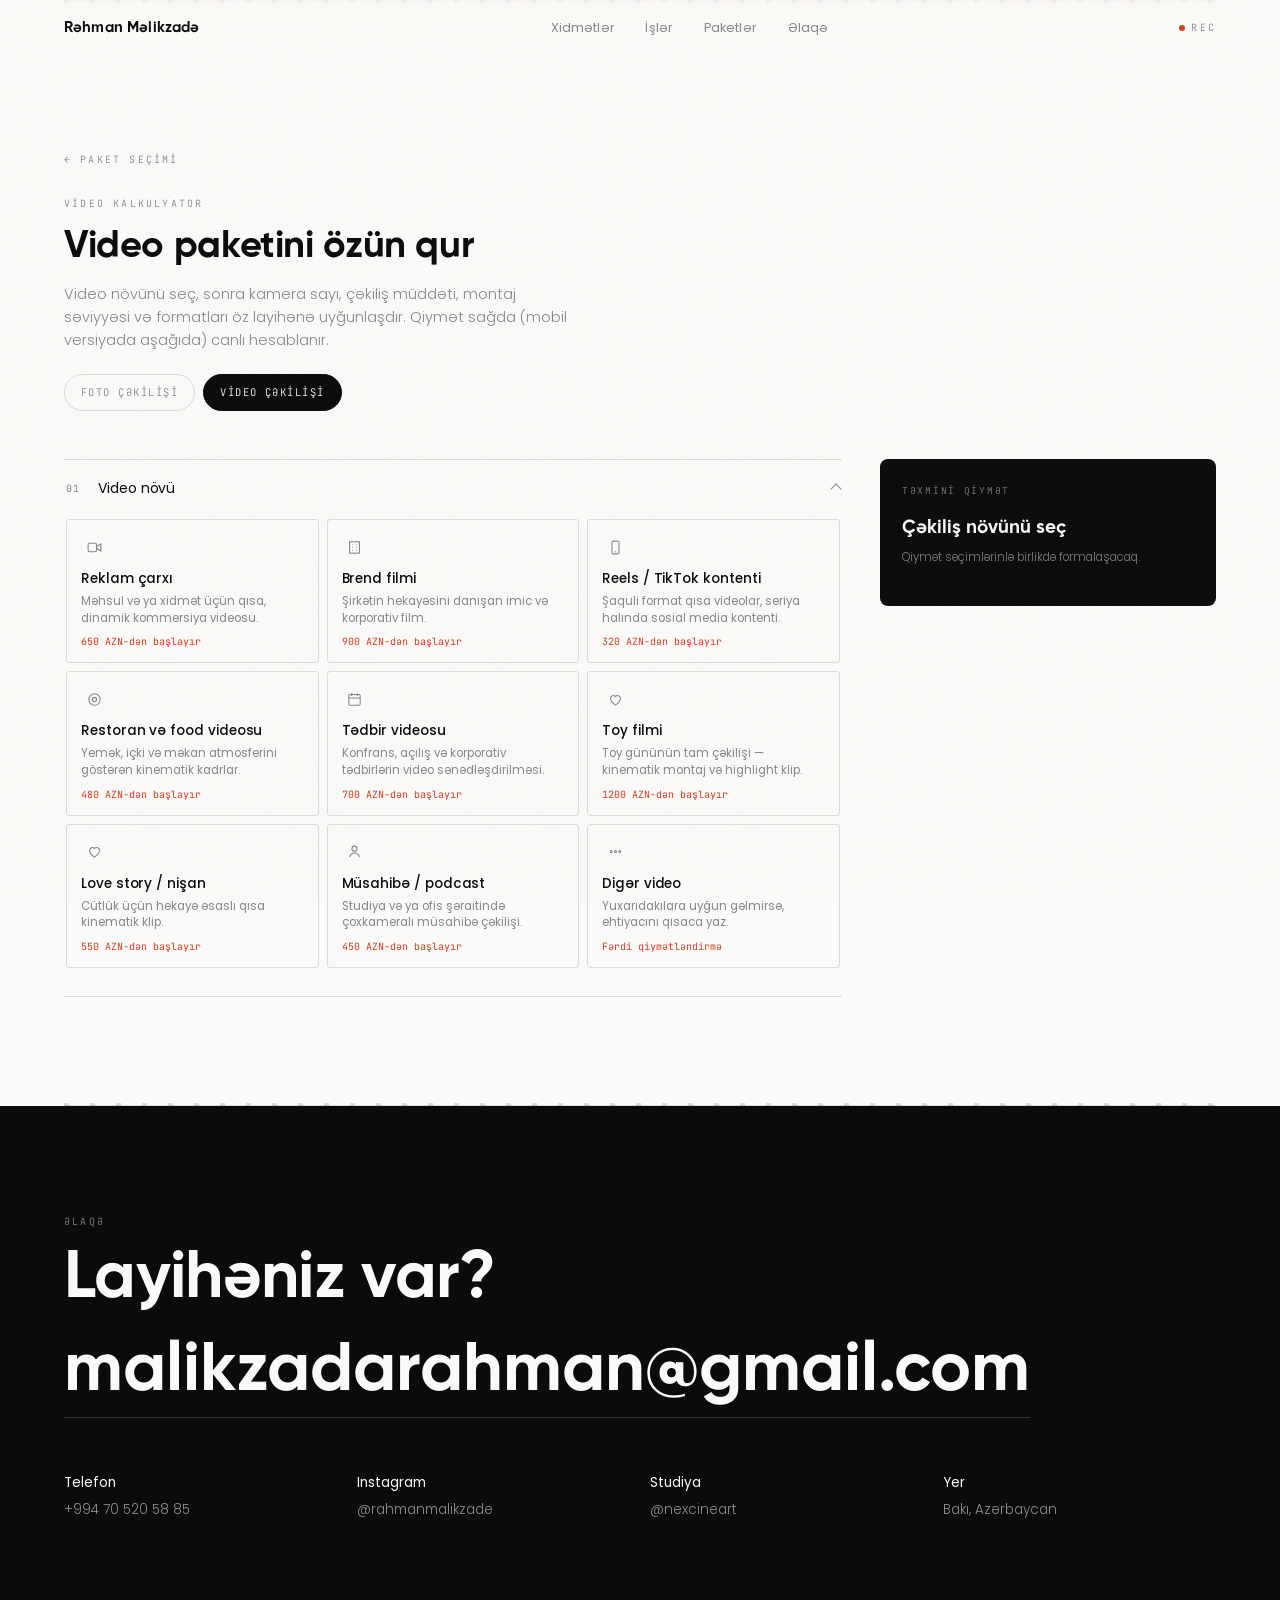
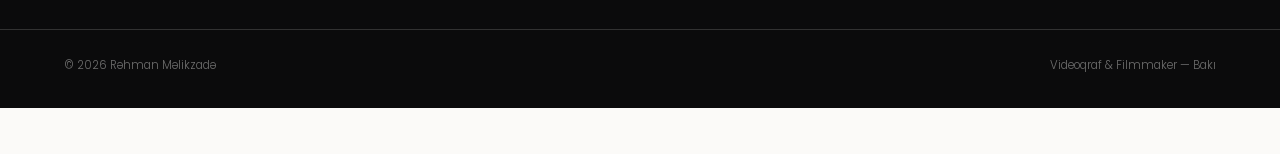
<file: video-kalkulyator.html>
<!DOCTYPE html>
<html lang="az">
<head>
<meta charset="utf-8">
<meta name="viewport" content="width=device-width, initial-scale=1, viewport-fit=cover">

<!-- ============ SEO: ƏSAS META ============ -->
<title>Video Çəkiliş Qiyməti — Onlayn Kalkulyator | Videoqraf Bakı</title>
<meta name="description" content="Bakıda video çəkiliş qiymətini onlayn hesabla: reklam çarxı, brend videosu, Reels, korporativ və tədbir çəkilişi. Parametrləri seç, qiyməti dərhal gör.">
<meta name="author" content="Rahman Malikzadə">
<meta name="robots" content="index, follow, max-image-preview:large, max-snippet:-1, max-video-preview:-1">
<link rel="canonical" href="https://rahmanmalikzade.com/video-kalkulyator">
<link rel="icon" href="/favicon.ico" sizes="16x16 32x32 48x48">
<link rel="preload" href="/fonts/gilroy-bold.woff2" as="font" type="font/woff2" crossorigin>
<link rel="apple-touch-icon" href="/apple-touch-icon.png">
<link rel="manifest" href="/site.webmanifest">
<meta name="theme-color" content="#fbfaf8">

<!-- ============ SEO: SOSİAL PAYLAŞIM ============ -->
<meta property="og:type" content="website">
<meta property="og:locale" content="az_AZ">
<meta property="og:site_name" content="Rahman Malikzadə">
<meta property="og:title" content="Video Çəkiliş Qiyməti — Onlayn Kalkulyator">
<meta property="og:description" content="Reklam çarxı, brend videosu, Reels və tədbir çəkilişi üçün qiyməti dərhal hesabla.">
<meta property="og:url" content="https://rahmanmalikzade.com/video-kalkulyator">
<meta property="og:image" content="https://rahmanmalikzade.com/og-cover.jpg">
<meta property="og:image:width" content="1200">
<meta property="og:image:height" content="630">
<meta property="og:image:alt" content="Rahman Malikzadə — videoqraf, çəkiliş meydançasında">
<meta name="twitter:card" content="summary_large_image">
<meta name="twitter:title" content="Video Çəkiliş Qiyməti — Onlayn Kalkulyator">
<meta name="twitter:description" content="Reklam çarxı, brend videosu, Reels və tədbir çəkilişi üçün qiyməti dərhal hesabla.">
<meta name="twitter:image" content="https://rahmanmalikzade.com/og-cover.jpg">

<link rel="preconnect" href="https://fonts.googleapis.com">
<link rel="preconnect" href="https://fonts.gstatic.com" crossorigin>
<link href="https://fonts.googleapis.com/css2?family=Poppins:wght@200;300;400;500&family=JetBrains+Mono:wght@400&display=swap" rel="stylesheet">

<!-- ============ SEO: STRUKTURLAŞDIRILMIŞ DATA ============ -->
<script type="application/ld+json">
{
  "@context": "https://schema.org",
  "@graph": [
    {
      "@type": "Person",
      "@id": "https://rahmanmalikzade.com/#person",
      "name": "Rəhman Məlikzadə",
      "alternateName": [
        "Rahman Malikzade",
        "Rəhman Malikzadə"
      ],
      "jobTitle": "Videoqraf və Creative Producer",
      "url": "https://rahmanmalikzade.com/",
      "image": "https://rahmanmalikzade.com/media/rahman-malikzade-videoqraf-baki.png",
      "knowsLanguage": [
        "az",
        "tr",
        "en"
      ],
      "knowsAbout": [
        "Video çəkiliş",
        "Foto çəkiliş",
        "Reklam çarxı",
        "Brend filmi",
        "Toy filmi",
        "Tədbir çəkilişi",
        "Love story və nişan çəkilişi",
        "Reels və TikTok kontenti",
        "Restoran və food çəkilişi",
        "Məhsul çəkilişi",
        "Portret çəkilişi",
        "Moda çəkilişi",
        "E-commerce kataloq çəkilişi",
        "Müsahibə və podcast çəkilişi",
        "Videomontaj",
        "Rəng korreksiyası",
        "Storytelling video"
      ],
      "sameAs": [
        "https://www.instagram.com/rahmanmalikzade/",
        "https://www.instagram.com/nexcineart",
        "https://linktr.ee/rahmanmalikzadaofficial"
      ],
      "description": "Bakıda fəaliyyət göstərən videoqraf və creative producer. Brend, restoran, şəxsi brend və tədbirlər üçün reklam videoları, Reels və event çəkilişi.",
      "worksFor": {
        "@id": "https://rahmanmalikzade.com/#business"
      },
      "address": {
        "@type": "PostalAddress",
        "addressLocality": "Bakı",
        "addressCountry": "AZ"
      }
    },
    {
      "@type": "ProfessionalService",
      "@id": "https://rahmanmalikzade.com/#business",
      "name": "Rəhman Məlikzadə — Video və Foto İstehsalı",
      "description": "Bakıda videoqraf və fotoqraf xidməti: toy filmi, tədbir çəkilişi, reklam çarxı, brend filmi, Reels kontenti, restoran və məhsul çəkilişi. Montaj, rəng korreksiyası və altyazı daxil.",
      "url": "https://rahmanmalikzade.com/",
      "founder": {
        "@id": "https://rahmanmalikzade.com/#person"
      },
      "priceRange": "₼₼",
      "areaServed": [
        {
          "@type": "City",
          "name": "Bakı"
        },
        {
          "@type": "Country",
          "name": "Azərbaycan"
        }
      ],
      "address": {
        "@type": "PostalAddress",
        "addressLocality": "Bakı",
        "addressCountry": "AZ"
      },
      "email": "malikzadarahman@gmail.com",
      "telephone": "+994-70-520-58-85",
      "sameAs": [
        "https://www.instagram.com/rahmanmalikzade/",
        "https://www.instagram.com/nexcineart",
        "https://linktr.ee/rahmanmalikzadaofficial"
      ],
      "hasOfferCatalog": {
        "@type": "OfferCatalog",
        "name": "Video və foto xidmətləri",
        "itemListElement": [
          {
            "@type": "OfferCatalog",
            "name": "Video çəkiliş",
            "itemListElement": [
              {
                "@type": "Offer",
                "itemOffered": {
                  "@type": "Service",
                  "name": "Reklam çarxı çəkilişi",
                  "areaServed": {
                    "@type": "City",
                    "name": "Bakı"
                  },
                  "provider": {
                    "@id": "https://rahmanmalikzade.com/#business"
                  }
                }
              },
              {
                "@type": "Offer",
                "itemOffered": {
                  "@type": "Service",
                  "name": "Brend filmi çəkilişi",
                  "areaServed": {
                    "@type": "City",
                    "name": "Bakı"
                  },
                  "provider": {
                    "@id": "https://rahmanmalikzade.com/#business"
                  }
                }
              },
              {
                "@type": "Offer",
                "itemOffered": {
                  "@type": "Service",
                  "name": "Toy filmi çəkilişi",
                  "areaServed": {
                    "@type": "City",
                    "name": "Bakı"
                  },
                  "provider": {
                    "@id": "https://rahmanmalikzade.com/#business"
                  }
                }
              },
              {
                "@type": "Offer",
                "itemOffered": {
                  "@type": "Service",
                  "name": "Tədbir videosu çəkilişi",
                  "areaServed": {
                    "@type": "City",
                    "name": "Bakı"
                  },
                  "provider": {
                    "@id": "https://rahmanmalikzade.com/#business"
                  }
                }
              },
              {
                "@type": "Offer",
                "itemOffered": {
                  "@type": "Service",
                  "name": "Love story və nişan çəkilişi",
                  "areaServed": {
                    "@type": "City",
                    "name": "Bakı"
                  },
                  "provider": {
                    "@id": "https://rahmanmalikzade.com/#business"
                  }
                }
              },
              {
                "@type": "Offer",
                "itemOffered": {
                  "@type": "Service",
                  "name": "Reels və TikTok kontenti",
                  "areaServed": {
                    "@type": "City",
                    "name": "Bakı"
                  },
                  "provider": {
                    "@id": "https://rahmanmalikzade.com/#business"
                  }
                }
              },
              {
                "@type": "Offer",
                "itemOffered": {
                  "@type": "Service",
                  "name": "Restoran və food videosu",
                  "areaServed": {
                    "@type": "City",
                    "name": "Bakı"
                  },
                  "provider": {
                    "@id": "https://rahmanmalikzade.com/#business"
                  }
                }
              },
              {
                "@type": "Offer",
                "itemOffered": {
                  "@type": "Service",
                  "name": "Müsahibə və podcast çəkilişi",
                  "areaServed": {
                    "@type": "City",
                    "name": "Bakı"
                  },
                  "provider": {
                    "@id": "https://rahmanmalikzade.com/#business"
                  }
                }
              }
            ]
          },
          {
            "@type": "OfferCatalog",
            "name": "Foto çəkiliş",
            "itemListElement": [
              {
                "@type": "Offer",
                "itemOffered": {
                  "@type": "Service",
                  "name": "Tədbir foto çəkilişi",
                  "areaServed": {
                    "@type": "City",
                    "name": "Bakı"
                  },
                  "provider": {
                    "@id": "https://rahmanmalikzade.com/#business"
                  }
                }
              },
              {
                "@type": "Offer",
                "itemOffered": {
                  "@type": "Service",
                  "name": "Məhsul çəkilişi",
                  "areaServed": {
                    "@type": "City",
                    "name": "Bakı"
                  },
                  "provider": {
                    "@id": "https://rahmanmalikzade.com/#business"
                  }
                }
              },
              {
                "@type": "Offer",
                "itemOffered": {
                  "@type": "Service",
                  "name": "Food çəkilişi",
                  "areaServed": {
                    "@type": "City",
                    "name": "Bakı"
                  },
                  "provider": {
                    "@id": "https://rahmanmalikzade.com/#business"
                  }
                }
              },
              {
                "@type": "Offer",
                "itemOffered": {
                  "@type": "Service",
                  "name": "Portret çəkilişi",
                  "areaServed": {
                    "@type": "City",
                    "name": "Bakı"
                  },
                  "provider": {
                    "@id": "https://rahmanmalikzade.com/#business"
                  }
                }
              },
              {
                "@type": "Offer",
                "itemOffered": {
                  "@type": "Service",
                  "name": "Model çəkilişi",
                  "areaServed": {
                    "@type": "City",
                    "name": "Bakı"
                  },
                  "provider": {
                    "@id": "https://rahmanmalikzade.com/#business"
                  }
                }
              },
              {
                "@type": "Offer",
                "itemOffered": {
                  "@type": "Service",
                  "name": "Moda çəkilişi",
                  "areaServed": {
                    "@type": "City",
                    "name": "Bakı"
                  },
                  "provider": {
                    "@id": "https://rahmanmalikzade.com/#business"
                  }
                }
              },
              {
                "@type": "Offer",
                "itemOffered": {
                  "@type": "Service",
                  "name": "Restoran və məkan çəkilişi",
                  "areaServed": {
                    "@type": "City",
                    "name": "Bakı"
                  },
                  "provider": {
                    "@id": "https://rahmanmalikzade.com/#business"
                  }
                }
              },
              {
                "@type": "Offer",
                "itemOffered": {
                  "@type": "Service",
                  "name": "E-commerce və kataloq çəkilişi",
                  "areaServed": {
                    "@type": "City",
                    "name": "Bakı"
                  },
                  "provider": {
                    "@id": "https://rahmanmalikzade.com/#business"
                  }
                }
              },
              {
                "@type": "Offer",
                "itemOffered": {
                  "@type": "Service",
                  "name": "Sosial media üçün foto kontent",
                  "areaServed": {
                    "@type": "City",
                    "name": "Bakı"
                  },
                  "provider": {
                    "@id": "https://rahmanmalikzade.com/#business"
                  }
                }
              }
            ]
          }
        ]
      },
      "image": "https://rahmanmalikzade.com/media/rahman-malikzade-videoqraf-baki.png",
      "knowsLanguage": [
        "az",
        "tr",
        "en"
      ]
    },
    {
      "@type": "WebSite",
      "@id": "https://rahmanmalikzade.com/#website",
      "url": "https://rahmanmalikzade.com/",
      "name": "Rəhman Məlikzadə",
      "inLanguage": "az-AZ",
      "publisher": {
        "@id": "https://rahmanmalikzade.com/#person"
      },
      "alternateName": [
        "Rahman Malikzade",
        "rahmanmalikzade.com"
      ],
      "description": "Bakıda videoqraf və creative producer — reklam, Reels, brend və tədbir video çəkilişi."
    },
    {
      "@type": "FAQPage",
      "@id": "https://rahmanmalikzade.com/#faq",
      "mainEntity": [
        {
          "@type": "Question",
          "name": "Bakıda video çəkiliş neçəyə başa gəlir?",
          "acceptedAnswer": {
            "@type": "Answer",
            "text": "Qiymət çəkiliş günlərinin sayından, komandadan, quraşdırma vaxtından və montajın həcmindən asılıdır. Bir günlük sosial media çəkilişi ilə çoxgünlük reklam çarxı arasında ciddi fərq var. Brifi göndərin, 24 saat ərzində konkret təklif hazırlayım."
          }
        },
        {
          "@type": "Question",
          "name": "Paketlərə foto da daxildir?",
          "acceptedAnswer": {
            "@type": "Answer",
            "text": "Bəli, hər üç paketdə video ilə yanaşı seçilmiş fotolar da var: Reels paketində 15, Brend paketində 40, Kino paketində 80 redaktə olunmuş foto. Yalnız foto çəkilişi də ayrıca sifariş oluna bilər."
          }
        },
        {
          "@type": "Question",
          "name": "Layihə nə vaxta hazır olur?",
          "acceptedAnswer": {
            "@type": "Answer",
            "text": "Sosial media formatları adətən 3-5 iş günü, korporativ video 7-14 iş günü çəkir. Təcili layihələr üçün sürətləndirilmiş qrafik mümkündür."
          }
        },
        {
          "@type": "Question",
          "name": "Çəkilişi hansı texnika ilə edirsiniz?",
          "acceptedAnswer": {
            "@type": "Answer",
            "text": "Sony a7R IV ilə 4K çəkiliş, 100 fps slow motion imkanı. Montaj Adobe Premiere Pro-da, rəng korreksiyası loq materialdan qurulur."
          }
        },
        {
          "@type": "Question",
          "name": "Videolara Azərbaycan dilində altyazı əlavə edirsiniz?",
          "acceptedAnswer": {
            "@type": "Answer",
            "text": "Bəli. Azərbaycan dili üçün hazırladığım AI subtitr aləti nitqi avtomatik mətnə çevirir, sonra əl ilə redaktə olunur. Bu, altyazı vaxtını dəfələrlə qısaldır və videonun izlənmə müddətini artırır."
          }
        },
        {
          "@type": "Question",
          "name": "Bakıdan kənarda çəkiliş edirsiniz?",
          "acceptedAnswer": {
            "@type": "Answer",
            "text": "Bəli, bütün Azərbaycan üzrə və xaricə səfər edirəm. Yol və yerləşmə xərcləri təklifə ayrıca yazılır."
          }
        }
      ]
    }
  ]
}
</script>

<style>
@font-face{font-family:'Gilroy';src:url(/fonts/gilroy-bold.woff2) format('woff2');font-weight:100 900;font-style:normal;font-display:swap}
/* ============================================================
   MİNİMAL / KİNEMATİK — az söz, çox hava
   ============================================================ */
:root{
  --murekkeb:#0b0b0c;
  --kagiz:#fbfaf8;
  --sus:#86868b;
  --xett:rgba(11,11,12,.13);
  --xett-ag:rgba(251,250,248,.16);
  --rec:#d93a1e;

  --dsp:"Gilroy","Poppins",sans-serif;
  --metn:"Poppins",-apple-system,BlinkMacSystemFont,"Segoe UI",Roboto,sans-serif;
  --mono:"JetBrains Mono",ui-monospace,Menlo,monospace;

  --kenar:clamp(20px,5vw,88px);
  --yum:cubic-bezier(.22,.61,.36,1);
}

*{box-sizing:border-box;margin:0;padding:0}
html{scroll-behavior:smooth;-webkit-text-size-adjust:100%;
  /* sabit naviqasiyanın hündürlüyü + nəfəs boşluğu: anker kliklərində
     bölmə başlığı nav-ın altında gizlənməsin */
  scroll-padding-top:76px}
body{
  background:var(--kagiz);color:var(--murekkeb);font-family:var(--metn);font-weight:300;
  font-size:clamp(15px,1.05vw,17px);line-height:1.6;-webkit-font-smoothing:antialiased;padding-bottom:46px;
  /* DİQQƏT: body-yə overflow verilməməlidir — mobil brauzerlərdə position:sticky sınır */
}
img{max-width:100%;display:block}
a{color:inherit;text-decoration:none}
::selection{background:var(--murekkeb);color:var(--kagiz)}
:focus-visible{outline:1.5px solid var(--murekkeb);outline-offset:4px}

/* --- Tipoqrafiya --- */
.dsp{font-family:var(--dsp);font-weight:400;line-height:.96;letter-spacing:-.01em}
.kicik{
  font-family:var(--mono);font-size:10px;letter-spacing:.22em;text-transform:uppercase;color:var(--sus);
}
h1{font-family:var(--dsp);font-weight:400;font-size:clamp(38px,7.6vw,104px);line-height:1;letter-spacing:-.012em}
h2{font-family:var(--dsp);font-weight:400;font-size:clamp(30px,5.2vw,72px);line-height:1.02;letter-spacing:-.01em}
h3{font-family:var(--metn);font-weight:500;letter-spacing:-.01em}
p{max-width:46ch}
.solğun{color:var(--sus)}

.blok{padding:clamp(72px,12vh,168px) var(--kenar)}
.blok--tund{background:var(--murekkeb);color:var(--kagiz)}
.blok--tund .kicik{color:rgba(251,250,248,.5)}
.blok--tund .solğun{color:rgba(251,250,248,.55)}

/* --- Dənə: çox zəif --- */
.dene{
  position:fixed;inset:0;z-index:9997;pointer-events:none;opacity:.028;
  background-image:url("data:image/svg+xml,%3Csvg xmlns='http://www.w3.org/2000/svg' width='200' height='200'%3E%3Cfilter id='n'%3E%3CfeTurbulence type='fractalNoise' baseFrequency='.8' numOctaves='2'/%3E%3C/filter%3E%3Crect width='100%25' height='100%25' filter='url(%23n)'/%3E%3C/svg%3E");
}

/* --- Açılış: sakit, Apple ritmi --- */
[data-ac]{opacity:0;transform:translateY(18px);transition:opacity 1.1s var(--yum),transform 1.1s var(--yum)}
[data-ac].ac{opacity:1;transform:none}
[data-gec="1"]{transition-delay:.09s}[data-gec="2"]{transition-delay:.18s}
[data-gec="3"]{transition-delay:.27s}[data-gec="4"]{transition-delay:.36s}[data-gec="5"]{transition-delay:.45s}

/* ============ NAV ============ */
.nav{
  position:fixed;top:0;left:0;right:0;z-index:9000;display:flex;align-items:center;justify-content:space-between;
  padding:0 var(--kenar);height:56px;background:rgba(251,250,248,.72);backdrop-filter:saturate(180%) blur(18px);
  border-bottom:1px solid transparent;transition:border-color .4s,background .4s;
}
.nav.enib{border-bottom-color:var(--xett)}
.nav-ad{font-family:var(--dsp);font-size:15px;letter-spacing:.01em}
.nav-links{display:flex;gap:clamp(16px,2.4vw,32px);font-size:12.5px;font-weight:400;letter-spacing:.01em}
.nav-links a{color:var(--sus);transition:color .3s}
.nav-links a:hover,.nav-links a.aktiv{color:var(--murekkeb)}
.xett-ust{position:fixed;top:0;left:0;height:2px;background:var(--murekkeb);width:0;z-index:9500}

/* ============ HERO ============ */
.hero{
  min-height:100svh;display:flex;flex-direction:column;justify-content:center;
  padding:96px var(--kenar) clamp(28px,6vh,56px);position:relative;
}
.hero-ic{will-change:transform,opacity}
.hero h1{max-width:15ch}
.hero h1 .st{display:block;overflow:hidden}
.hero h1 .st i{display:block;font-style:normal;transform:translateY(102%);animation:qalx 1.15s var(--yum) forwards}
.hero h1 .st:nth-child(2) i{animation-delay:.08s}
@keyframes qalx{to{transform:translateY(0)}}
.hero-alt{margin-top:clamp(20px,3vh,34px);opacity:0;animation:ac 1s .5s var(--yum) forwards}
@keyframes ac{to{opacity:1}}
.hero-alt p{font-size:clamp(15px,1.4vw,18px);color:var(--sus);max-width:38ch}
.dugmeler{display:flex;gap:10px;margin-top:26px;flex-wrap:wrap}
.dgm{
  font-size:13px;font-weight:400;padding:12px 22px;border-radius:100px;border:1px solid var(--xett);
  transition:background .35s var(--yum),color .35s var(--yum),border-color .35s var(--yum),transform .35s var(--yum);
}
.dgm:hover{transform:translateY(-2px)}
.dgm.dolu{background:var(--murekkeb);color:var(--kagiz);border-color:var(--murekkeb)}
.dgm.dolu:hover{opacity:.86}
.dgm.bos:hover{background:rgba(11,11,12,.05)}

.hero-etek{
  position:absolute;left:var(--kenar);right:var(--kenar);bottom:clamp(18px,4vh,34px);
  display:flex;justify-content:space-between;align-items:flex-end;gap:16px;
  opacity:0;animation:ac 1s .8s var(--yum) forwards;
}
.rec{display:flex;align-items:center;gap:7px}
.rec i{width:6px;height:6px;border-radius:50%;background:var(--rec);animation:nabz 2s infinite}
@keyframes nabz{0%,42%{opacity:1}52%,100%{opacity:.18}}
.asagi{display:flex;align-items:center;gap:8px;color:var(--sus)}
.asagi span{display:block;width:1px;height:26px;background:var(--xett);position:relative;overflow:hidden}
.asagi span::after{content:"";position:absolute;inset:0;background:var(--murekkeb);animation:axin 2.4s var(--yum) infinite}
@keyframes axin{0%{transform:translateY(-100%)}60%,100%{transform:translateY(100%)}}

/* --- Perforasiya hairline --- */
.perf{height:1px;background:var(--xett);position:relative;margin:0 var(--kenar)}
.perf::before{
  content:"";position:absolute;left:0;right:0;top:-2px;height:5px;
  background:repeating-linear-gradient(90deg,var(--xett) 0 5px,transparent 5px 26px);
}

/* ============ SHOWREEL (sticky, Apple açılışı) ============ */
.reel{height:230vh;position:relative;background:var(--kagiz)}
.reel-yapisqan{position:sticky;top:0;height:100svh;display:flex;align-items:center;justify-content:center;overflow:hidden}
.reel-cerceve{
  position:relative;width:min(1180px,86vw);aspect-ratio:2.39/1;overflow:hidden;
  background:#111;border-radius:22px;transform:scale(.82);will-change:transform,border-radius;
  box-shadow:0 30px 90px rgba(11,11,12,.14);
}
.reel-cerceve video,.reel-cerceve .plaseholder{position:absolute;inset:0;width:100%;height:100%;object-fit:cover}
.plaseholder{
  background:
    radial-gradient(120% 90% at 20% 20%,#3a3a3d 0%,transparent 55%),
    radial-gradient(100% 100% at 80% 70%,#26262a 0%,#0f0f11 60%);
}
.reel-etiket{
  position:absolute;left:20px;bottom:18px;right:20px;display:flex;justify-content:space-between;
  color:rgba(251,250,248,.82);z-index:2;
}
.reel-mətn{
  position:absolute;left:0;right:0;top:clamp(60px,11vh,110px);text-align:center;z-index:3;pointer-events:none;
  padding:0 var(--kenar);
}
.reel-mətn h2{font-size:clamp(26px,4.4vw,58px)}

/* ============ XİDMƏTLƏR — sadə sətirlər ============ */
.setirler{margin-top:clamp(32px,6vh,64px);border-top:1px solid var(--xett)}
.setir{
  display:grid;grid-template-columns:minmax(140px,26%) 1fr auto;gap:clamp(12px,3vw,40px);align-items:baseline;
  padding:clamp(18px,2.6vh,28px) 0;border-bottom:1px solid var(--xett);position:relative;
  transition:padding-left .55s var(--yum);
}
.setir:hover{padding-left:14px}
.setir h3{font-family:var(--dsp);font-weight:400;font-size:clamp(19px,2.4vw,30px);letter-spacing:-.005em}
.setir p{color:var(--sus);font-size:14.5px;max-width:34ch}
.setir .nomre{font-family:var(--mono);font-size:10px;color:var(--sus);letter-spacing:.14em}

/* ============ İŞLƏR — üfüqi lent ============ */
.lent{
  display:flex;gap:clamp(10px,1.4vw,18px);margin-top:clamp(28px,5vh,52px);overflow-x:auto;
  scroll-snap-type:x mandatory;scroll-behavior:smooth;-webkit-overflow-scrolling:touch;
  padding:2px calc(var(--kenar)) 24px;margin-left:calc(var(--kenar) * -1);margin-right:calc(var(--kenar) * -1);
  scrollbar-width:none;cursor:grab;
}
.lent::-webkit-scrollbar{display:none}
.lent.dart{cursor:grabbing;scroll-behavior:auto;scroll-snap-type:none}
.lent.dart .is{pointer-events:none}
.is{flex:0 0 clamp(250px,32vw,400px);scroll-snap-align:start;opacity:.55;transition:opacity .7s var(--yum)}
.is.yaxin{opacity:1}
.is-kadr{
  position:relative;aspect-ratio:4/5;overflow:hidden;border-radius:14px;background:#111;
}
.kadr{position:absolute;inset:0;opacity:0;transition:opacity .25s linear}
.kadr.aktiv{opacity:1}
.is-tc{
  position:absolute;left:12px;bottom:11px;font-family:var(--mono);font-size:9.5px;letter-spacing:.1em;
  color:rgba(251,250,248,.72);z-index:2;
}
.is-cizgi{position:absolute;left:0;bottom:0;height:2px;background:rgba(251,250,248,.9);width:0;z-index:2}
.is-alt{display:flex;justify-content:space-between;align-items:baseline;gap:12px;padding:14px 2px 0}
.is-alt h3{font-size:15px;font-weight:400}
.is-alt small{font-family:var(--mono);font-size:9.5px;letter-spacing:.14em;text-transform:uppercase;color:var(--sus)}
.lent-idare{display:flex;justify-content:space-between;align-items:center;gap:16px;margin-top:4px}
.oxlar{display:flex;gap:8px}
.ox{
  width:42px;height:42px;border-radius:50%;border:1px solid var(--xett-ag);background:transparent;color:inherit;
  cursor:pointer;display:flex;align-items:center;justify-content:center;font-size:15px;
  transition:background .35s var(--yum),opacity .35s,transform .35s var(--yum);
}
.ox:hover:not(:disabled){background:rgba(251,250,248,.12);transform:translateY(-2px)}
.ox:disabled{opacity:.24;cursor:default}
.lent-say{font-family:var(--mono);font-size:10px;letter-spacing:.16em;color:rgba(251,250,248,.55)}

/* ============ PAKETLƏR ============ */
.rejim{display:inline-flex;border:1px solid var(--xett);border-radius:100px;padding:4px;position:relative;margin-top:26px}
.rejim button{
  position:relative;z-index:2;border:0;background:none;cursor:pointer;color:var(--sus);font-family:var(--metn);
  font-size:12.5px;padding:9px 18px;border-radius:100px;transition:color .4s var(--yum);
}
.rejim button.aktiv{color:var(--kagiz)}
.rejim .surgu{position:absolute;top:4px;left:4px;height:calc(100% - 8px);background:var(--murekkeb);border-radius:100px;transition:transform .55s var(--yum),width .55s var(--yum)}
.paketler{display:grid;grid-template-columns:repeat(auto-fit,minmax(258px,1fr));gap:clamp(12px,1.6vw,20px);margin-top:clamp(28px,5vh,48px)}
.paket{
  border:1px solid var(--xett);border-radius:18px;padding:clamp(20px,2.4vw,30px);display:flex;flex-direction:column;
  transition:transform .6s var(--yum),box-shadow .6s var(--yum),border-color .6s var(--yum);background:var(--kagiz);
}
.paket:hover{transform:translateY(-5px);box-shadow:0 18px 50px rgba(11,11,12,.07)}
.paket.esas{border-color:rgba(11,11,12,.28)}
.paket h3{font-family:var(--dsp);font-weight:400;font-size:clamp(22px,2.6vw,30px);margin:14px 0 6px}
.paket .qisa{color:var(--sus);font-size:13.5px;min-height:2.8em}
.qiymet{display:flex;align-items:baseline;gap:4px;margin:20px 0 0;font-family:var(--dsp);font-size:clamp(30px,3.4vw,40px);line-height:1}
.qiymet .val{font-family:var(--metn);font-weight:400;font-size:.5em}
.qiymet .vahid{font-family:var(--metn);font-weight:300;font-size:12px;color:var(--sus);margin-left:4px}
.reqem{display:inline-block;height:1em;overflow:hidden;line-height:1}
.rulon{display:flex;flex-direction:column;transition:transform .9s var(--yum)}
.rulon span{height:1em;line-height:1;display:block}
.paket ul{list-style:none;margin-top:20px;padding-top:18px;border-top:1px solid var(--xett)}
.paket li{font-size:13.5px;color:var(--sus);padding:5px 0;display:flex;gap:9px}
.paket li::before{content:"—";color:var(--murekkeb);opacity:.35}
.paket .dgm{margin-top:22px;text-align:center}

/* --- REC: yuxarı sağ --- */
.rec-ust{display:flex;align-items:center;gap:6px;color:var(--sus);flex:none}
.rec-ust i{width:6px;height:6px;border-radius:50%;background:var(--rec);animation:nabz 2s infinite}

/* --- Aşağı film lenti: səhifə mövqeyi --- */
.serit-bar{
  position:fixed;left:0;right:0;bottom:0;z-index:9000;height:46px;display:flex;align-items:center;
  gap:clamp(10px,2vw,18px);padding:0 var(--kenar);
  background:rgba(251,250,248,.78);backdrop-filter:saturate(180%) blur(18px);border-top:1px solid var(--xett);
}
.serit-tc{font-family:var(--mono);font-size:9.5px;letter-spacing:.14em;color:var(--sus);flex:none}
.serit{position:relative;flex:1;height:24px;display:flex;gap:2px}
.serit::before,.serit::after{
  content:"";position:absolute;left:0;right:0;height:3px;z-index:3;pointer-events:none;
  background:repeating-linear-gradient(90deg,rgba(11,11,12,.34) 0 4px,transparent 4px 11px);
}
.serit::before{top:0}
.serit::after{bottom:0}
.xana{
  flex:1;border:1px solid var(--xett);border-radius:2px;background:transparent;cursor:pointer;
  transition:background .55s var(--yum),border-color .55s var(--yum);
}
.xana:hover{background:rgba(11,11,12,.05)}
.xana.aktiv{background:rgba(11,11,12,.08);border-color:rgba(11,11,12,.32)}
.oxbas{
  position:absolute;top:-7px;bottom:-7px;left:0;width:1px;background:var(--murekkeb);z-index:4;pointer-events:none;
  will-change:transform;
}
.oxbas::before{
  content:"";position:absolute;top:0;left:-4.5px;width:10px;height:7px;background:var(--murekkeb);
  clip-path:polygon(0 0,100% 0,50% 100%);
}
@media (max-width:600px){
  .serit-bar{height:40px;gap:10px}
  .serit{height:20px}
  .serit-tc{font-size:9px}
}

/* ============ FAQ ============ */
.faq{margin-top:clamp(24px,4vh,44px);max-width:820px;border-top:1px solid var(--xett)}
details{border-bottom:1px solid var(--xett)}
summary{
  cursor:pointer;list-style:none;padding:20px 34px 20px 0;position:relative;
  font-size:clamp(15px,1.7vw,19px);font-weight:400;
}
summary::-webkit-details-marker{display:none}
summary::after{
  content:"";position:absolute;right:6px;top:50%;width:9px;height:9px;margin-top:-6px;
  border-right:1px solid var(--sus);border-bottom:1px solid var(--sus);transform:rotate(45deg);transition:transform .4s var(--yum)
}
details[open] summary::after{transform:rotate(-135deg);margin-top:-2px}
details p{padding:0 0 22px;color:var(--sus);font-size:14.5px;max-width:62ch}

/* ============ ƏLAQƏ ============ */
.elaqe-mail{
  font-family:var(--dsp);font-size:clamp(24px,5.4vw,72px);line-height:1.05;display:inline-block;
  margin-top:22px;border-bottom:1px solid var(--xett-ag);padding-bottom:8px;transition:opacity .4s;word-break:break-word;
}
.elaqe-mail:hover{opacity:.65}
.elaqe-tor{display:grid;grid-template-columns:repeat(auto-fit,minmax(150px,1fr));gap:20px;margin-top:clamp(36px,6vh,64px);font-size:13.5px}
.elaqe-tor b{display:block;font-weight:400;margin-bottom:6px}
footer{
  background:var(--murekkeb);color:rgba(251,250,248,.42);padding:26px var(--kenar) 34px;
  display:flex;justify-content:space-between;gap:14px;flex-wrap:wrap;font-size:11.5px;
  border-top:1px solid var(--xett-ag);
}

/* --- Sabit timecode: yeganə "texniki" detal --- */

@media (max-width:760px){
  .setir{grid-template-columns:1fr auto}
  .setir p{grid-column:1/-1;margin-top:4px}
  .nav-links a:nth-child(1){display:none}
  .reel{height:190vh}
}
@media (prefers-reduced-motion:reduce){
  *,*::before,*::after{animation-duration:.01ms!important;animation-iteration-count:1!important;transition-duration:.01ms!important}
  [data-ac]{opacity:1;transform:none}
  .hero h1 .st i{transform:none}
  .hero-alt,.hero-etek{opacity:1}
  .reel-cerceve{transform:none}
}

/* ============================================================
   KALKULYATOR — "Çəkiliş paketini özün yarat"
   Saytın öz dəyişənlərini (--murekkeb, --kagiz, --sus, --xett,
   --dsp, --metn, --mono, --yum, --rec) istifadə edir, ayrıca
   palitra əlavə etmir. Vurğu rəngi: sayt boyu artıq tanış olan
   REC qırmızısı (var(--rec)).
   ============================================================ */
#kalkulyator{ --pk-vurgu: var(--rec); }
#kalkulyator #k-bas{font-size:clamp(22px,3.2vw,38px)}

#kalkulyator .pk-lay{
  margin-top:clamp(30px,4.4vw,48px);display:grid;grid-template-columns:1fr 336px;
  gap:clamp(20px,3vw,42px);align-items:start;
}
#kalkulyator .pk-sutun{min-width:0}

/* --- Bölmə (akkordeon sətri) --- */
#kalkulyator .pk-bolme{border-bottom:1px solid var(--xett)}
#kalkulyator .pk-bolme:first-child{border-top:1px solid var(--xett)}
#kalkulyator .pk-bas{
  width:100%;display:flex;align-items:center;gap:14px;padding:18px 2px;background:none;border:0;
  cursor:pointer;text-align:left;color:inherit;font-family:var(--metn);
}
#kalkulyator .pk-no{font-family:var(--mono);font-size:10px;color:var(--sus);letter-spacing:.1em;flex:none;width:18px}
#kalkulyator .pk-basliq{font-size:14px;font-weight:400;flex:none;letter-spacing:-.005em}
#kalkulyator .pk-xulase{
  flex:1;text-align:right;color:var(--sus);font-size:12.5px;padding-right:6px;overflow:hidden;
  text-overflow:ellipsis;white-space:nowrap;transition:color .3s var(--yum);
}
#kalkulyator .pk-bolme.tamam .pk-xulase{color:var(--murekkeb)}
#kalkulyator .pk-ox{
  flex:none;width:8px;height:8px;border-right:1.4px solid var(--sus);border-bottom:1.4px solid var(--sus);
  transform:rotate(45deg);transition:transform .5s var(--yum);
}
#kalkulyator .pk-bolme.aciq .pk-ox{transform:rotate(-135deg)}
#kalkulyator .pk-bolme.tamam:not(.aciq) .pk-ox{border-color:var(--murekkeb)}

/* CSS-grid trikiylə hündürlük animasiyası — JS ölçmə tələb etmir */
#kalkulyator .pk-sar{display:grid;grid-template-rows:0fr;transition:grid-template-rows .55s var(--yum)}
#kalkulyator .pk-bolme.aciq .pk-sar{grid-template-rows:1fr}
#kalkulyator .pk-ic{overflow:hidden;min-height:0}
#kalkulyator .pk-ic-daxil{padding:2px 2px 28px}

/* --- Kompakt kartlar (çəkiliş növü / fon / məkan / retuş / çatdırılma) --- */
#kalkulyator .pk-kart-tor{display:grid;grid-template-columns:repeat(auto-fill,minmax(196px,1fr));gap:8px}
#kalkulyator .pk-kart-tor--kicik{grid-template-columns:repeat(auto-fill,minmax(168px,1fr))}
#kalkulyator .pk-kart{
  border:1px solid var(--xett);border-radius:3px;padding:14px;cursor:pointer;text-align:left;background:transparent;
  transition:border-color .35s var(--yum),background .35s var(--yum);font-family:var(--metn);color:inherit;
}
#kalkulyator .pk-kart:hover{border-color:rgba(11,11,12,.32)}
#kalkulyator .pk-kart.secili{border-color:var(--pk-vurgu);background:rgba(217,58,30,.05)}
#kalkulyator .pk-kart-ikon{
  width:26px;height:26px;display:flex;align-items:center;justify-content:center;margin-bottom:9px;color:var(--sus);
}
#kalkulyator .pk-kart.secili .pk-kart-ikon{color:var(--pk-vurgu)}
#kalkulyator .pk-kart-ikon svg{width:17px;height:17px;stroke:currentColor;fill:none;stroke-width:1.5}
#kalkulyator .pk-kart h4{font-size:13.5px;font-weight:500;letter-spacing:-.005em;margin-bottom:4px}
#kalkulyator .pk-kart p{font-size:11.5px;color:var(--sus);line-height:1.45;max-width:none}
#kalkulyator .pk-kart-qiy{display:block;margin-top:9px;font-family:var(--mono);font-size:10px;color:var(--pk-vurgu)}
#kalkulyator .pk-kart--kicik{padding:12px}
#kalkulyator .pk-kart--kicik h4{font-size:13px}

#kalkulyator .pk-diger-qutu{margin-top:12px}
#kalkulyator .pk-diger-qutu textarea{
  width:100%;min-height:80px;padding:12px 13px;border:1px solid var(--xett);border-radius:3px;background:transparent;
  font-family:var(--metn);font-size:13px;color:inherit;resize:vertical;
}
#kalkulyator .pk-diger-qutu textarea:focus{border-color:var(--pk-vurgu);outline:none}

/* --- Slayderlər --- */
#kalkulyator .pk-slayder-bas{font-size:13px;color:var(--sus);display:flex;align-items:center;gap:6px}
#kalkulyator .pk-info{
  width:14px;height:14px;border-radius:50%;border:1px solid var(--sus);color:var(--sus);font-family:var(--mono);
  font-size:9px;display:inline-flex;align-items:center;justify-content:center;cursor:help;position:relative;flex:none;
}
#kalkulyator .pk-info-tip{
  position:absolute;bottom:calc(100% + 8px);left:0;width:220px;background:var(--murekkeb);color:var(--kagiz);
  font-size:11.5px;line-height:1.5;padding:10px 12px;border-radius:8px;opacity:0;pointer-events:none;
  transition:opacity .25s;z-index:5;font-family:var(--metn);
}
#kalkulyator .pk-info:hover .pk-info-tip,#kalkulyator .pk-info:focus-visible .pk-info-tip{opacity:1}
#kalkulyator .pk-slayder-deyer{font-family:var(--dsp);font-size:30px;color:var(--pk-vurgu);line-height:1;margin:10px 0}
#kalkulyator input[type="range"].pk-range{
  -webkit-appearance:none;appearance:none;width:100%;height:2px;border-radius:2px;background:var(--xett);outline:none;
}
#kalkulyator input[type="range"].pk-range::-webkit-slider-thumb{
  -webkit-appearance:none;width:18px;height:18px;border-radius:50%;background:var(--kagiz);
  border:2px solid var(--pk-vurgu);cursor:pointer;transition:transform .2s;box-shadow:0 1px 4px rgba(11,11,12,.18);
}
#kalkulyator input[type="range"].pk-range::-webkit-slider-thumb:hover{transform:scale(1.14)}
#kalkulyator input[type="range"].pk-range::-moz-range-thumb{
  width:18px;height:18px;border-radius:50%;background:var(--kagiz);border:2px solid var(--pk-vurgu);cursor:pointer;
}
#kalkulyator .pk-slayder-notlar{display:flex;justify-content:space-between;margin-top:6px;font-family:var(--mono);font-size:10px;color:var(--sus)}
#kalkulyator .pk-nisan{
  display:inline-block;margin-top:9px;font-family:var(--mono);font-size:9.5px;letter-spacing:.08em;
  background:rgba(217,58,30,.08);color:var(--pk-vurgu);padding:4px 9px;border-radius:100px;
}
#kalkulyator .pk-xeberdarliq{
  display:none;margin-top:10px;font-size:12px;color:var(--pk-vurgu);background:rgba(217,58,30,.06);
  padding:9px 12px;border-radius:6px;
}
#kalkulyator .pk-xeberdarliq.gorunur{display:block}

/* --- "Davam et" düyməsi (slayder/çox-seçimli bölmələr) --- */
#kalkulyator .pk-davam{
  margin-top:18px;font-family:var(--metn);font-size:12.5px;font-weight:400;padding:11px 20px;border-radius:100px;
  border:1px solid var(--murekkeb);background:var(--murekkeb);color:var(--kagiz);cursor:pointer;
  transition:opacity .3s,transform .3s var(--yum);
}
#kalkulyator .pk-davam:hover{opacity:.85;transform:translateY(-1px)}

/* --- Avadanlıq --- */
#kalkulyator .pk-tumbler{display:flex;gap:8px;margin-bottom:18px;flex-wrap:wrap}
#kalkulyator .pk-tumbler-item{
  flex:1;min-width:150px;padding:12px 15px;border:1px solid var(--xett);border-radius:3px;background:transparent;
  cursor:pointer;text-align:left;font-family:var(--metn);color:inherit;transition:border-color .3s,background .3s;
}
#kalkulyator .pk-tumbler-item.aktiv{border-color:var(--murekkeb);background:var(--murekkeb);color:var(--kagiz)}
#kalkulyator .pk-tumbler-item b{display:block;font-size:12.5px;font-weight:500}
#kalkulyator .pk-tumbler-item span{display:block;font-size:11px;color:var(--sus);margin-top:2px}
#kalkulyator .pk-tumbler-item.aktiv span{color:rgba(251,250,248,.6)}

#kalkulyator .pk-tovsiye{
  background:rgba(217,58,30,.05);border:1px solid rgba(217,58,30,.22);border-radius:6px;padding:16px 18px;
  font-size:13px;line-height:1.6;
}
#kalkulyator .pk-tovsiye b{display:block;font-family:var(--mono);font-size:9.5px;letter-spacing:.12em;text-transform:uppercase;color:var(--pk-vurgu);margin-bottom:7px}

#kalkulyator .pk-avad-qrup{margin-top:18px}
#kalkulyator .pk-avad-qrup-bas{font-size:11px;font-weight:500;color:var(--sus);text-transform:uppercase;letter-spacing:.06em;margin-bottom:8px}
#kalkulyator .pk-avad-item{
  display:flex;align-items:center;gap:11px;padding:11px 12px;border:1px solid var(--xett);border-radius:5px;
  margin-bottom:6px;cursor:pointer;transition:border-color .3s,background .3s;
}
#kalkulyator .pk-avad-item:hover{border-color:rgba(217,58,30,.4)}
#kalkulyator .pk-avad-item.secili{border-color:var(--pk-vurgu);background:rgba(217,58,30,.05)}
#kalkulyator .pk-avad-item.kilidli{opacity:.6;cursor:default}
#kalkulyator .pk-avad-nokte{
  width:16px;height:16px;border-radius:4px;border:1.4px solid var(--xett);flex:none;display:flex;align-items:center;
  justify-content:center;transition:background .25s,border-color .25s;
}
#kalkulyator .pk-avad-nokte svg{width:9px;height:9px;stroke:var(--kagiz);fill:none;stroke-width:2}
#kalkulyator .pk-avad-item.secili .pk-avad-nokte{background:var(--pk-vurgu);border-color:var(--pk-vurgu)}
#kalkulyator .pk-avad-metn{flex:1;min-width:0}
#kalkulyator .pk-avad-metn b{display:block;font-size:12.5px;font-weight:500}
#kalkulyator .pk-avad-metn span{display:block;font-size:11px;color:var(--sus);margin-top:1px}
#kalkulyator .pk-avad-sag{flex:none;font-family:var(--mono);font-size:10.5px;color:var(--pk-vurgu)}
#kalkulyator .pk-avad-sag em{font-style:normal;color:var(--sus)}

/* --- Format checkbox / əlavə xidmətlər --- */
#kalkulyator .pk-check-tor{display:grid;grid-template-columns:repeat(auto-fill,minmax(206px,1fr));gap:7px}
#kalkulyator .pk-check-item{
  display:flex;align-items:center;gap:10px;padding:11px 13px;border:1px solid var(--xett);border-radius:5px;
  cursor:pointer;transition:border-color .3s,background .3s;
}
#kalkulyator .pk-check-item.secili{border-color:var(--pk-vurgu);background:rgba(217,58,30,.05)}
#kalkulyator .pk-check-item .ad{flex:1;font-size:12.5px}
#kalkulyator .pk-check-item .qiy{font-family:var(--mono);font-size:10px;color:var(--sus)}

#kalkulyator .pk-xidmet-tor{display:grid;grid-template-columns:repeat(auto-fill,minmax(232px,1fr));gap:8px}
#kalkulyator .pk-xidmet-kart{
  border:1px solid var(--xett);border-radius:5px;padding:13px 14px;cursor:pointer;transition:border-color .3s,background .3s;
}
#kalkulyator .pk-xidmet-kart.secili{border-color:var(--pk-vurgu);background:rgba(217,58,30,.05)}
#kalkulyator .pk-xidmet-ust{display:flex;justify-content:space-between;gap:8px;align-items:flex-start}
#kalkulyator .pk-xidmet-ust b{font-size:12.5px;font-weight:500;display:flex;align-items:center;gap:7px}
#kalkulyator .pk-xidmet-ust .qiy{font-family:var(--mono);font-size:10px;color:var(--pk-vurgu);white-space:nowrap;flex:none}
#kalkulyator .pk-xidmet-kart p{font-size:11px;color:var(--sus);margin-top:6px;line-height:1.5;max-width:none}

/* --- Yekun bölmə --- */
#kalkulyator .pk-xulase-siyahi{border-top:1px solid var(--xett)}
#kalkulyator .pk-xulase-setir{display:flex;justify-content:space-between;gap:14px;padding:11px 0;border-bottom:1px solid var(--xett);font-size:12.5px}
#kalkulyator .pk-xulase-setir b{font-weight:400;color:var(--sus);flex:none;min-width:150px}
#kalkulyator .pk-xulase-setir span{text-align:right}
#kalkulyator .pk-xulase-setir a{font-family:var(--mono);font-size:10px;color:var(--pk-vurgu);white-space:nowrap;margin-left:10px}

#kalkulyator .pk-promo{display:flex;gap:8px;margin:20px 0 0}
#kalkulyator .pk-promo input{flex:1;padding:11px 14px;border:1px solid var(--xett);border-radius:100px;font-family:var(--metn);font-size:12.5px;background:transparent;color:inherit}
#kalkulyator .pk-promo button{padding:11px 18px;border-radius:100px;border:1px solid var(--murekkeb);background:transparent;cursor:pointer;font-family:var(--metn);font-size:12px;color:inherit}
#kalkulyator .pk-promo-mesaj{font-size:11px;margin-top:6px;min-height:1em}
#kalkulyator .pk-promo-mesaj.ugur{color:#3f7d54}
#kalkulyator .pk-promo-mesaj.xeta{color:var(--pk-vurgu)}

#kalkulyator .pk-alt-bas{font-size:12px;font-weight:500;margin:26px 0 11px;color:var(--sus);text-transform:uppercase;letter-spacing:.05em}
#kalkulyator .pk-form-grid{display:grid;grid-template-columns:1fr 1fr;gap:12px}
#kalkulyator .pk-form-grid .full{grid-column:1/-1}
#kalkulyator .pk-field label{display:block;font-size:11.5px;color:var(--sus);margin-bottom:6px}
#kalkulyator .pk-field input,#kalkulyator .pk-field textarea{
  width:100%;padding:11px 13px;border:1px solid var(--xett);border-radius:5px;background:transparent;
  font-family:var(--metn);font-size:13px;color:inherit;transition:border-color .3s;
}
#kalkulyator .pk-field input:focus,#kalkulyator .pk-field textarea:focus{border-color:var(--pk-vurgu);outline:none}
#kalkulyator .pk-field textarea{min-height:70px;resize:vertical}
#kalkulyator .pk-xeta{display:block;color:var(--pk-vurgu);font-size:11px;margin-top:5px;min-height:0}
#kalkulyator .pk-field.xetali input,#kalkulyator .pk-field.xetali textarea{border-color:var(--pk-vurgu)}
#kalkulyator .pk-fayl-qutu{border:1.5px dashed var(--xett);border-radius:6px;padding:18px;text-align:center;color:var(--sus);font-size:12px;cursor:pointer;transition:border-color .3s}
#kalkulyator .pk-fayl-qutu:hover{border-color:var(--pk-vurgu)}
#kalkulyator .pk-fayl-ad{margin-top:7px;font-family:var(--mono);font-size:10.5px;color:var(--murekkeb)}
#kalkulyator .pk-razi{display:flex;gap:10px;align-items:flex-start;margin-top:16px;font-size:12px;color:var(--sus)}
#kalkulyator .pk-razi input{margin-top:3px;flex:none}

#kalkulyator .pk-son-cta{display:flex;flex-wrap:wrap;gap:9px;margin-top:22px}
#kalkulyator .pk-btn{
  font-family:var(--metn);font-size:12.5px;font-weight:400;padding:13px 22px;border-radius:100px;
  border:1px solid var(--xett);cursor:pointer;background:transparent;color:inherit;
  transition:background .3s var(--yum),border-color .3s var(--yum),transform .3s var(--yum),opacity .3s;
}
#kalkulyator .pk-btn:hover{transform:translateY(-1px)}
#kalkulyator .pk-btn.qizil{background:var(--murekkeb);color:var(--kagiz);border-color:var(--murekkeb)}
#kalkulyator .pk-btn.qizil:hover{opacity:.86}
#kalkulyator .pk-btn:disabled{opacity:.4;cursor:not-allowed;transform:none}

#kalkulyator .pk-gonder-xeta{margin-top:12px;font-size:12.5px;line-height:1.55;color:var(--pk-vurgu);max-width:56ch}
#kalkulyator .pk-ugur{display:none;text-align:center;padding:clamp(32px,5vw,54px) 18px;border:1px solid var(--xett);border-radius:8px;margin-top:20px}
#kalkulyator .pk-ugur.gorunur{display:block}
#kalkulyator .pk-ugur-ikon{width:44px;height:44px;border-radius:50%;background:rgba(217,58,30,.08);color:var(--pk-vurgu);margin:0 auto 16px;display:flex;align-items:center;justify-content:center}
#kalkulyator .pk-ugur-ikon svg{width:20px;height:20px;stroke:currentColor;fill:none;stroke-width:1.7}
#kalkulyator .pk-ugur h3{font-family:var(--dsp);font-weight:400;font-size:22px;margin-bottom:8px}
#kalkulyator .pk-ugur p{color:var(--sus);font-size:13px;max-width:44ch;margin:0 auto}

/* --- Qiymət paneli (desktop sticky) --- */
#kalkulyator .pk-yan{position:sticky;top:20px}
#kalkulyator .pk-panel{background:var(--murekkeb);color:var(--kagiz);border-radius:8px;padding:24px 22px}
#kalkulyator .pk-panel-bas{font-family:var(--mono);font-size:9.5px;letter-spacing:.18em;text-transform:uppercase;color:rgba(251,250,248,.48);margin-bottom:15px}
#kalkulyator .pk-panel-tip{font-family:var(--dsp);font-size:19px;margin-bottom:4px}
#kalkulyator .pk-panel-alt{font-size:11.5px;color:rgba(251,250,248,.5);margin-bottom:16px}
#kalkulyator .pk-panel-setirler{border-top:1px solid rgba(251,250,248,.14);padding-top:13px;margin-bottom:15px}
#kalkulyator .pk-panel-setir{display:flex;justify-content:space-between;gap:10px;font-size:11.5px;padding:6px 0;color:rgba(251,250,248,.68)}
#kalkulyator .pk-panel-setir span:last-child{font-family:var(--mono);color:rgba(251,250,248,.88)}
#kalkulyator .pk-panel-endirim{color:#e2a37f !important}
#kalkulyator .pk-panel-yekun{border-top:1px solid rgba(251,250,248,.16);padding-top:15px}
#kalkulyator .pk-panel-yekun-ad{font-size:11.5px;color:rgba(251,250,248,.55)}
#kalkulyator .pk-panel-rəqəm{font-family:var(--dsp);font-size:clamp(28px,2.2vw,36px);color:#e2a37f;line-height:1}
#kalkulyator .pk-panel-ferdi{font-family:var(--dsp);font-size:21px;color:#e2a37f;padding:8px 0}
#kalkulyator .pk-panel-not{font-size:10.5px;color:rgba(251,250,248,.4);margin-top:9px;line-height:1.5}

/* --- Mobil aşağı panel (saytın öz film-lenti zolağından yuxarıda oturur) --- */
#kalkulyator .pk-mobil-panel{display:none}
@media (max-width:960px){
  #kalkulyator .pk-lay{grid-template-columns:1fr}
  #kalkulyator .pk-yan{display:none}
  #kalkulyator .pk-mobil-panel{
    display:block;position:fixed;left:0;right:0;bottom:46px;z-index:8500;background:var(--murekkeb);color:var(--kagiz);
    border-top-left-radius:16px;border-top-right-radius:16px;box-shadow:0 -12px 36px rgba(11,11,12,.24);
    transform:translateY(calc(100% - 62px));transition:transform .5s var(--yum);
  }
  #kalkulyator .pk-mobil-panel.acig{transform:translateY(0)}
  #kalkulyator .pk-mobil-tutac{display:flex;align-items:center;justify-content:space-between;padding:13px 18px;cursor:pointer;position:relative}
  #kalkulyator .pk-cubuq{position:absolute;left:50%;top:7px;transform:translateX(-50%);width:32px;height:3px;border-radius:3px;background:rgba(251,250,248,.28)}
  #kalkulyator .pk-mobil-qiymet{font-family:var(--dsp);font-size:20px;color:#e2a37f}
  #kalkulyator .pk-mobil-qiymet span{font-family:var(--metn);font-size:11px;color:rgba(251,250,248,.5)}
  #kalkulyator .pk-mobil-ox{width:24px;height:24px;border-radius:50%;border:1px solid rgba(251,250,248,.24);display:flex;align-items:center;justify-content:center;transition:transform .5s var(--yum);flex:none}
  #kalkulyator .pk-mobil-panel.acig .pk-mobil-ox{transform:rotate(180deg)}
  #kalkulyator .pk-mobil-icerik{max-height:50vh;overflow-y:auto;padding:0 18px 24px}
  body.pk-scroll-kilid{overflow:hidden}
}
@media (max-width:600px){
  #kalkulyator .pk-mobil-panel{bottom:40px}
  #kalkulyator .pk-form-grid{grid-template-columns:1fr}
  #kalkulyator .pk-kart-tor{grid-template-columns:repeat(auto-fill,minmax(150px,1fr))}
  #kalkulyator .pk-basliq{font-size:13px}
  #kalkulyator .pk-xulase{font-size:11.5px}
}
@media (prefers-reduced-motion:reduce){
  #kalkulyator *{transition-duration:.01ms !important}
}


/* ================= MOBİL MENYU ================= */
.nav-dgm{
  display:none;width:38px;height:38px;border-radius:50%;flex:none;cursor:pointer;
  border:1px solid var(--xett);background:rgba(251,250,248,.6);
  -webkit-backdrop-filter:blur(10px);backdrop-filter:blur(10px);
  align-items:center;justify-content:center;gap:4px;flex-direction:column;
  transition:background .3s var(--yum),border-color .3s var(--yum)
}
.nav-dgm span{
  display:block;width:15px;height:1.4px;border-radius:2px;background:var(--murekkeb);
  transition:transform .4s var(--yum),opacity .3s var(--yum)
}
body.menyu-aciq .nav-dgm span:nth-child(1){transform:translateY(2.7px) rotate(45deg)}
body.menyu-aciq .nav-dgm span:nth-child(2){transform:translateY(-2.7px) rotate(-45deg)}
body.acilis-var .nav-dgm{border-color:rgba(251,250,248,.28);background:rgba(11,11,12,.4)}
body.acilis-var .nav-dgm span{background:var(--kagiz)}

.menyu{
  position:fixed;inset:0;z-index:9400;display:flex;flex-direction:column;
  justify-content:center;gap:6px;padding:0 var(--kenar);
  background:rgba(251,250,248,.94);
  -webkit-backdrop-filter:blur(24px) saturate(180%);backdrop-filter:blur(24px) saturate(180%);
  opacity:0;pointer-events:none;transition:opacity .35s var(--yum)
}
body.menyu-aciq .menyu{opacity:1;pointer-events:auto}
.menyu a{
  font-family:var(--dsp);font-weight:400;font-size:clamp(30px,9vw,44px);line-height:1.14;
  letter-spacing:-.015em;color:var(--murekkeb);text-decoration:none;
  opacity:0;transform:translateY(16px);
  transition:opacity .5s var(--yum),transform .5s var(--yum)
}
body.menyu-aciq .menyu a{opacity:1;transform:none}
body.menyu-aciq .menyu a:nth-child(1){transition-delay:.06s}
body.menyu-aciq .menyu a:nth-child(2){transition-delay:.11s}
body.menyu-aciq .menyu a:nth-child(3){transition-delay:.16s}
body.menyu-aciq .menyu a:nth-child(4){transition-delay:.21s}
body.menyu-aciq .menyu a:nth-child(5){transition-delay:.26s}
body.menyu-aciq .menyu a:nth-child(6){transition-delay:.31s}
.menyu-alt{
  margin-top:34px;display:flex;flex-direction:column;gap:6px;
  font-family:var(--mono);font-size:10px;letter-spacing:.2em;text-transform:uppercase;color:var(--sus);
  opacity:0;transform:translateY(12px);transition:opacity .5s var(--yum) .36s,transform .5s var(--yum) .36s
}
body.menyu-aciq .menyu-alt{opacity:1;transform:none}
.menyu-alt a{font-family:inherit;font-size:inherit;letter-spacing:inherit;color:var(--murekkeb);opacity:1;transform:none}

/* ==========================================================================
   RESPONSİV QAT — planşet, mobil və toxunma cihazları
   (stil blokunun ən sonunda dayanır ki, əvvəlki qaydaları üstələsin)
   ========================================================================== */

/* ---------- 1. TOXUNMA CİHAZLARI: kursor effektlərini söndür ---------- */
@media (hover: none), (pointer: coarse){
  .xd-parilti,.sual-parilti,.kt-parilti{display:none !important}
  .xd-govde,.sual-govde,.kt-kart,.lnt-sehne{transform:none !important}
  .xd:active .xd-govde{transform:scale(.985) !important;transition:transform .18s ease}
  .sual:active .sual-govde{transform:scale(.99) !important;transition:transform .18s ease}
  .lnt-cip::before{display:none}
  .karx-x{display:none}
  .xd-ad,.xd-en,.xd-no,.xd-izah,.xd-siyahi li,.xd-siyahi li::before,
  .xd-cta,.xd-ox,.xd-ikon,.xd-nisan{transition:none}
  .xd-siyahi li::before{transform:scaleX(1);width:11px}
}

/* ---------- 2. PLANŞET (≤1180px) ---------- */
@media (max-width:1180px){
  .xd-tor{grid-template-columns:repeat(2,1fr)}
  .lnt{grid-template-columns:minmax(0,42%) minmax(0,58%)}
  .lnt-sehne{max-width:min(360px,40vw);transform:translateY(-9%)}
  .ft-tor{grid-template-columns:1fr 1fr}
  .ft-xana--esas{grid-column:1 / -1}
}

/* ---------- 3. PLANŞET / KİÇİK EKRAN (≤1024px) ---------- */
@media (max-width:1024px){
  .nav-links{gap:clamp(12px,2vw,20px);font-size:12px}
  .karx{height:230vh}
  .karx-foto{height:78%}
  .sual-siyahi{max-width:none}
}

/* ---------- 4. MENYU DÜYMƏSİ (≤900px) ---------- */
@media (max-width:900px){
  .nav{height:58px}
  .nav-links{display:none}
  .rec-ust{display:none}
  .nav-dgm{display:flex}
  .nav-ad{font-size:14.5px;white-space:nowrap}

  /* --- PORTFOLIO: şaquli quruluş --- */
  .lnt{
    display:flex;flex-direction:column;min-height:0;overflow:hidden;
    border-radius:clamp(18px,4vw,26px)
  }
  .lnt-sag{
    order:1;border-left:0;overflow:hidden;
    padding:clamp(22px,5vw,34px) clamp(18px,5vw,28px) clamp(14px,3vw,20px)
  }
  .lnt-sehne{
    max-width:min(300px,68vw);transform:none;filter:none;margin:0 auto
  }
  .lnt-sol{
    order:2;display:block;padding:0 0 clamp(20px,5vw,28px);
    overflow:visible;border-radius:0
  }
  .lnt-sol::before,.lnt-sol::after{display:none}
  /* çiplər: üfüqi sürüşən sətir */
  .lnt-cipler{
    position:static;display:flex;gap:8px;height:auto;min-height:0;
    overflow-x:auto;overflow-y:hidden;scroll-snap-type:x mandatory;
    padding:2px clamp(18px,5vw,28px) 12px;
    -webkit-overflow-scrolling:touch;scrollbar-width:none
  }
  .lnt-cipler::-webkit-scrollbar{display:none}
  .lnt-cip{
    position:static;transform:none !important;opacity:1 !important;
    flex:0 0 auto;scroll-snap-align:center;
    padding:11px 18px;font-size:13px
  }
  .lnt-cip svg{width:14px;height:14px}
  .lnt-nav{justify-content:center;padding:0 clamp(18px,5vw,28px)}
  /* arxa kartlar mobil quruluşda gizlənsin */
  .lnt-kart.yan{opacity:0 !important;pointer-events:none}
  .lnt-kart::before{animation-duration:16s}
  .lnt-mtn p{font-size:12.5px}

  /* --- FAQ / footer --- */
  .ft-tor{grid-template-columns:1fr}
  .ft-xana--esas{padding-right:0}
}

/* ---------- 5. MOBİL (≤640px) ---------- */
@media (max-width:640px){
  :root{--kenar:20px}

  /* açılış */
  .acilis{height:152vh}
  .kam{width:78vw}
  .acilis-bas{font-size:clamp(20px,6.5vw,28px)}
  .acilis-rec{top:76px}

  /* hero */
  .hero-qab{height:142svh}
  .hero{padding:88px var(--kenar) clamp(66px,12vh,86px)}
  .hero h1{max-width:none;font-size:clamp(34px,10.5vw,52px)}
  .hero-alt p{font-size:14.5px;max-width:none}
  .dugmeler{gap:8px;margin-top:22px}
  .dgm{padding:12px 20px;font-size:12.5px}
  .hero-etek{bottom:clamp(52px,9vh,64px)}

  /* kadr arxası */
  .karx{height:175vh}
  .karx-foto{height:62%}
  .karx-foto img{max-width:88vw;width:auto;height:100%;object-fit:contain}
  .karx-mtn{left:var(--kenar);right:var(--kenar);top:clamp(78px,11vh,104px);max-width:none}
  .karx-bas{font-size:clamp(26px,8vw,38px)}
  .karx-yapisqan::before{height:16vh}
  .karx-yapisqan::after{height:22vh}

  /* xidmətlər */
  .xd-tor{grid-template-columns:1fr;gap:12px}
  .xd{border-radius:20px}
  .xd-govde{padding:24px 22px}
  .xd-orta{margin-top:30px;gap:12px}
  .xd-ad{font-size:23px}
  .xd-izah{max-width:none;font-size:13px}
  .xd-siyahi{gap:7px}

  /* portfolio */
  .lnt-sehne{max-width:min(268px,72vw)}
  .lnt-nav-dgm{width:44px;height:44px}
  .lnt-rozet{font-size:8px}

  /* suallar */
  .sual-siyahi{gap:8px}
  .sual-bas{padding:15px 16px;gap:11px}
  .sual-mtn{font-size:14px}
  .sual-ic p{padding-left:16px;padding-right:16px;font-size:13px}
  .sual-dgm-ic{padding:12px 18px;font-size:10px}

  /* footer */
  .ft-bas{font-size:clamp(28px,9vw,38px)}
  .ft-form{max-width:none}
  .ft-form input{height:52px;font-size:15px}
  .ft-form button{width:42px;height:42px;top:5px;right:5px}
  .ft-sosial a{width:44px;height:44px}
  .ft-sosial a::after{display:none}
  .ft-alt{font-size:11.5px;gap:14px}

  /* lent barı — sadə variant */
  .serit-bar{height:38px;gap:10px}
  .xana-ad{display:none}
  .serit{height:18px}
  .serit-tc{font-size:8.5px;letter-spacing:.1em}
}

/* ---------- 6. ÇOX DAR EKRAN (≤380px) ---------- */
@media (max-width:380px){
  .hero h1{font-size:clamp(30px,10vw,40px)}
  .lnt-sehne{max-width:74vw}
  .xd-govde{padding:22px 18px}
  .serit-bar{display:none}
}

/* ---------- 7. ALÇAQ EKRAN (landscape telefon) ---------- */
@media (max-height:520px) and (orientation:landscape){
  .acilis{height:150vh}
  .hero-qab{height:150svh}
  .menyu a{font-size:clamp(20px,5vh,28px)}
  .menyu{gap:2px}
}

/* ---------- 8. ÜFÜQİ DAŞMANIN QARŞISI ---------- */
/* DİQQƏT: html-ə overflow verilməməlidir — position:sticky sınır */
img,svg,video,iframe{max-width:100%}

/* menyu açıq olanda naviqasiya üstdə qalsın */
body.menyu-aciq .nav{z-index:9500;background:transparent;border-bottom-color:transparent;-webkit-backdrop-filter:none;backdrop-filter:none}
body.menyu-aciq .nav-ad{color:var(--murekkeb)}
body.menyu-aciq .nav-dgm{background:rgba(11,11,12,.06);border-color:var(--xett)}
body.menyu-aciq .nav-dgm span{background:var(--murekkeb)}
body.menyu-aciq .xett-ust{opacity:0}

/* alt səhifələrdə lent barı lazım deyil */
.serit-bar{display:none !important}

/* ---------- 9. MOBİL PERFORMANS ---------- */
@media (max-width:640px){
  /* ağır fon animasiyalarını yüngülləşdir */
  .blok--tund::before,.blok--tund::after,.lnt-fon::before,.lnt-fon::after{
    filter:blur(46px);animation-duration:28s
  }
  /* şüşə bulanıqlıqlarını azalt (mobil GPU üçün) */
  .lnt{-webkit-backdrop-filter:blur(22px);backdrop-filter:blur(22px)}
  .lnt-cip,.ft-form input,.ft-kicik-dgm,.ft-sosial a,.sual-govde{
    -webkit-backdrop-filter:blur(10px);backdrop-filter:blur(10px)
  }
  .nav{-webkit-backdrop-filter:blur(12px);backdrop-filter:blur(12px)}
  /* uçuşan qəzetlərin sayını azalt */
  .karx-qat[data-qat="1"] .qzt:nth-child(n+7){display:none}
  .karx-qat[data-qat="2"] .qzt:nth-child(n+5){display:none}
  .karx-qat[data-qat="3"] .qzt:nth-child(n+4){display:none}
  .qzt{filter:none !important}
  /* kart çərçivəsinin fırlanan işığı — yalnız aktivdə */
  .lnt-kart:not(.aktiv)::before{animation:none}
}

/* ---------- 10. TOXUNMA HƏDƏFLƏRİ (əlçatanlıq) ---------- */
@media (pointer: coarse){
  .lnt-cip,.ft-kicik-dgm,.sual-dgm-ic,.dgm{min-height:44px}
  .lnt-nav-dgm,.ft-sosial a,.nav-dgm{min-width:44px;min-height:44px}
  .sual-bas{min-height:52px}
  .lnt-oynat{width:76px;height:76px;margin:-38px 0 0 -38px}
  .lnt-bagla{width:46px;height:46px}
}

/* ---------- 11. PLANŞET DİAPAZONU (641–900px) ---------- */
@media (min-width:641px) and (max-width:900px){
  .lnt-sehne{max-width:min(390px,52vw)}
  .lnt-sag{padding:clamp(28px,4vw,40px) clamp(24px,4vw,32px) clamp(16px,2vw,22px)}
  .lnt-cip{padding:12px 20px;font-size:13.5px}
  .ft-tor{grid-template-columns:1fr 1fr;gap:clamp(26px,4vw,40px)}
  .ft-xana--esas{grid-column:1 / -1;padding-right:0}
  .sual-mtn{font-size:15px}
  .xd-govde{padding:26px 24px}
  .karx-foto{height:74%}
  .hero h1{font-size:clamp(40px,7.2vw,62px)}
}

/* ---------- MOBİL: açılış yapışqan deyil ---------- */
@media (max-width:900px){
  .acilis{height:168svh;min-height:168svh;position:relative;z-index:5;background:transparent}
  .acilis-yapisqan{position:fixed;top:0;left:0;right:0;height:100svh;z-index:5}
  .acilis-sehne{position:absolute;inset:0}
  .hero-qab{height:auto;min-height:0;margin-top:0;position:relative;z-index:1}
  .hero-qab .hero{position:relative;top:auto;height:auto;min-height:100svh}
}
</style>
<style>
/* --- yalnız kalkulyator səhifəsi --- */
.hero,.reel,#xidmetler,#isler,#paketler,#faq{display:none !important}
#kalkulyator{padding-top:clamp(104px,16vh,180px)}
.klk-geri{
  display:inline-flex;align-items:center;gap:8px;font-family:var(--mono);font-size:10px;
  letter-spacing:.22em;text-transform:uppercase;color:var(--sus);text-decoration:none;
  transition:color .3s var(--yum)
}
.klk-geri:hover{color:var(--murekkeb)}
.klk-geri span{transition:transform .3s var(--yum);display:inline-block}
.klk-geri:hover span{transform:translateX(-4px)}
</style>
<style>
.klk-secim{display:flex;gap:8px;flex-wrap:wrap;margin-top:22px}
.klk-secim a{
  font-family:var(--mono);font-size:10.5px;letter-spacing:.14em;text-transform:uppercase;
  text-decoration:none;color:var(--sus);border:1px solid var(--xett);border-radius:999px;
  padding:9px 16px;transition:color .3s var(--yum),border-color .3s var(--yum),background .3s var(--yum)
}
.klk-secim a:hover{color:var(--murekkeb);border-color:var(--murekkeb)}
.klk-secim a.aktiv{background:var(--murekkeb);border-color:var(--murekkeb);color:var(--kagiz)}
</style>
</head>
<body>

<div class="dene" aria-hidden="true"></div>
<div class="xett-ust" id="xett-ust" aria-hidden="true"></div>

<nav class="nav" id="nav">
  <a href="/" class="nav-ad">Rəhman Məlikzadə</a>
  <div class="nav-links">
    <a href="/#xidmetler">Xidmətlər</a>
    <a href="/#isler">İşlər</a>
    <a href="/#paketler">Paketlər</a>
    <a href="/#elaqe">Əlaqə</a>
  </div>
  <span class="rec-ust kicik" aria-label="Yazılır"><i aria-hidden="true"></i> Rec</span>
  <button type="button" class="nav-dgm" id="nav-dgm" aria-label="Menyu" aria-expanded="false" aria-controls="menyu">
    <span></span><span></span>
  </button>
</nav>

<div class="menyu" id="menyu" role="dialog" aria-modal="true" aria-label="Menyu">
  <a href="/">Ana səhifə</a>
  <a href="/#xidmetler">Xidmətlər</a>
  <a href="/#isler">Portfolio</a>
  <a href="/#paketler">Paketlər</a>
  <a href="/paket">Kalkulyator</a>
  <a href="/#elaqe">Əlaqə</a>
  <div class="menyu-alt">
    <a href="tel:+994705205885">+994 70 520 58 85</a>
    <a href="mailto:malikzadarahman@gmail.com">malikzadarahman@gmail.com</a>
  </div>
</div>

<!-- ================= HERO ================= -->
<header class="hero" id="bas">
  <div class="hero-ic" id="hero-ic">
    <div class="kicik" style="margin-bottom:22px">Videoqraf &amp; Filmmaker — Bakı</div>
    <h1>
      <span class="st"><i>Hekayə əsaslı</i></span>
      <span class="st"><i>video çəkiliş</i></span>
    </h1>
    <div class="hero-alt">
      <p>Reklam, brend və kinematik videolar. Kadrdan çox — hekayə.</p>
      <div class="dugmeler">
        <a class="dgm dolu" href="#isler">İşlərə bax</a>
        <a class="dgm bos" href="#elaqe">Əlaqə</a>
      </div>
    </div>
  </div>

  <div class="hero-etek kicik">
    <span>Bakı · 2026</span>
    <span class="asagi">Sürüşdür <span aria-hidden="true"></span></span>
  </div>
</header>

<div class="perf" aria-hidden="true"></div>

<!-- ================= SHOWREEL ================= -->
<section class="reel" id="reel" aria-label="Showreel">
  <div class="reel-yapisqan">
    <div class="reel-mətn" data-ac>
      <h2 class="dsp">Bir dəqiqədə<br>bir il</h2>
    </div>
    <div class="reel-cerceve" id="reel-cerceve">
      <!-- Öz showreel videonu bura qoy:
           <video src="/showreel.mp4" autoplay muted loop playsinline></video> -->
      <div class="plaseholder"></div>
      <div class="reel-etiket kicik"><span>Showreel 2026</span><span id="reel-tc">00:00:00:00</span></div>
    </div>
  </div>
</section>

<!-- ================= XİDMƏTLƏR ================= -->
<section class="blok" id="xidmetler" aria-labelledby="x-bas">
  <div class="kicik">Xidmətlər</div>
  <h2 id="x-bas" data-ac style="margin-top:16px">Nə çəkirəm</h2>

  <div class="setirler">
    <article class="setir" data-ac><h3>Reklam</h3><p>Məhsulu satan qısa çarx.</p><span class="nomre">01</span></article>
    <article class="setir" data-ac data-gec="1"><h3>Brend filmi</h3><p>Şirkətin hekayəsi, bir nəfəsdə.</p><span class="nomre">02</span></article>
    <article class="setir" data-ac data-gec="2"><h3>Food &amp; Drinks</h3><p>Restoran, bar və kafelər üçün.</p><span class="nomre">03</span></article>
    <article class="setir" data-ac data-gec="3"><h3>Love Story</h3><p>Toy və nişan filmləri.</p><span class="nomre">04</span></article>
    <article class="setir" data-ac data-gec="4"><h3>Şəhər filmi</h3><p>Bakı və regionlar.</p><span class="nomre">05</span></article>
  </div>
</section>

<!-- ================= İŞLƏR ================= -->
<section class="blok blok--tund" id="isler" aria-labelledby="i-bas">
  <div class="kicik">Seçilmiş işlər</div>
  <h2 id="i-bas" data-ac style="margin-top:16px">Lent</h2>

  <div class="lent" id="lent" tabindex="0" role="region" aria-label="İşlər lenti"></div>

  <div class="lent-idare">
    <span class="lent-say"><b id="lent-indi">01</b> / <span id="lent-cem">06</span></span>
    <div class="oxlar">
      <button class="ox" id="ox-sol" type="button" aria-label="Əvvəlki">←</button>
      <button class="ox" id="ox-sag" type="button" aria-label="Növbəti">→</button>
    </div>
  </div>
</section>

<!-- ================= PAKETLƏR ================= -->
<section class="blok" id="paketler" aria-labelledby="p-bas">
  <div class="kicik">Paketlər</div>
  <h2 id="p-bas" data-ac style="margin-top:16px">Video + foto</h2>

  <div class="rejim" data-ac data-gec="1" role="tablist" aria-label="Ödəniş rejimi">
    <div class="surgu" id="surgu" aria-hidden="true"></div>
    <button type="button" class="aktiv" role="tab" aria-selected="true">Tək layihə</button>
    <button type="button" role="tab" aria-selected="false">Aylıq</button>
  </div>

  <div class="paketler">
    <article class="paket" data-ac data-gec="1">
      <div class="kicik">Super 8</div>
      <h3>Reels</h3>
      <p class="qisa">Sosial media üçün sürətli kontent.</p>
      <div class="qiymet"><span class="reqemler" data-tek="450" data-abune="370" aria-hidden="true"></span><span class="val">₼</span><span class="vahid" data-vahid>/ layihə</span></div>
      <ul>
        <li>Yarım gün çəkiliş</li>
        <li>3 video + 15 foto</li>
        <li>Altyazı daxil</li>
      </ul>
      <a class="dgm bos" href="#elaqe">Seç</a>
    </article>

    <article class="paket esas" data-ac data-gec="2">
      <div class="kicik">16 mm</div>
      <h3>Brend</h3>
      <p class="qisa">Reklam çarxı və ya brend filmi.</p>
      <div class="qiymet"><span class="reqemler" data-tek="1200" data-abune="980" aria-hidden="true"></span><span class="val">₼</span><span class="vahid" data-vahid>/ layihə</span></div>
      <ul>
        <li>Tam gün çəkiliş</li>
        <li>1 çarx + 5 kəsim, 40 foto</li>
        <li>Ssenari və rəng korreksiyası</li>
      </ul>
      <a class="dgm dolu" href="#elaqe">Seç</a>
    </article>

    <article class="paket" data-ac data-gec="3">
      <div class="kicik">35 mm</div>
      <h3>Kino</h3>
      <p class="qisa">Komanda, dron, kinematik rəng.</p>
      <div class="qiymet"><span class="reqemler" data-tek="2800" data-abune="2300" aria-hidden="true"></span><span class="val">₼</span><span class="vahid" data-vahid>/ layihə</span></div>
      <ul>
        <li>2–3 çəkiliş günü</li>
        <li>Reklam çarxı + 80 foto</li>
        <li>Səs dizaynı və musiqi</li>
      </ul>
      <a class="dgm bos" href="#elaqe">Seç</a>
    </article>
  </div>
</section>

<div class="perf" aria-hidden="true"></div>

<!-- ================= FAQ ================= -->
<!-- ================= KALKULYATOR ================= -->
<section class="blok" id="kalkulyator" aria-labelledby="k-bas">
  <a class="klk-geri" href="/paket"><span>&larr;</span> Paket seçimi</a>
  <div class="kicik" style="margin-top:26px">Video kalkulyator</div>
  <h2 id="k-bas" data-ac style="margin-top:16px">Video paketini özün qur</h2>
  <p class="solğun" data-ac data-gec="1" style="margin-top:16px;max-width:56ch;font-size:14.5px">
    Video növünü seç, sonra kamera sayı, çəkiliş müddəti, montaj səviyyəsi və formatları öz layihənə uyğunlaşdır. Qiymət sağda (mobil versiyada aşağıda) canlı hesablanır.
  </p>

  <div class="klk-secim"><a href="/kalkulyator">Foto çəkilişi</a><a href="/video-kalkulyator" class="aktiv">Video çəkilişi</a></div>

  <div class="pk-lay" data-ac data-gec="2">
    <div class="pk-sutun">
      <div id="pk-akkordeon"></div>
    </div>
    <aside class="pk-yan" aria-label="Təxmini qiymət">
      <div class="pk-panel" id="pk-panel-daxil"></div>
    </aside>
  </div>

  <div class="pk-mobil-panel" id="pk-mobil-panel">
    <div class="pk-mobil-tutac" id="pk-mobil-tutac">
      <span class="pk-cubuq" aria-hidden="true"></span>
      <div class="pk-mobil-qiymet" id="pk-mobil-qiymet">— <span>AZN</span></div>
      <span class="pk-mobil-ox" aria-hidden="true">↑</span>
    </div>
    <div class="pk-mobil-icerik" id="pk-mobil-icerik"></div>
  </div>
</section>

<div class="perf" aria-hidden="true"></div>

<section class="blok" id="faq" aria-labelledby="f-bas">
  <div class="kicik">Suallar</div>
  <h2 id="f-bas" data-ac style="margin-top:16px">Qısa cavablar</h2>
  <div class="faq" data-ac data-gec="1">
    <details><summary>Bakıda video çəkiliş neçəyə başa gəlir?</summary><p>Qiymət çəkiliş günü, komanda və montajın həcmindən asılıdır. Brifi göndərin — 24 saat ərzində konkret təklif hazırlayım.</p></details>
    <details><summary>Layihə nə vaxta hazır olur?</summary><p>Sosial media formatları 3–5 iş günü, brend filmi 7–14 iş günü.</p></details>
    <details><summary>Paketlərə foto daxildir?</summary><p>Bəli — hər paketdə video ilə birlikdə redaktə olunmuş fotolar var.</p></details>
    <details><summary>Bakıdan kənarda çəkiliş edirsiniz?</summary><p>Bəli, bütün Azərbaycan üzrə. Yol xərci ayrıca hesablanır.</p></details>
    <details><summary>Azərbaycan dilində altyazı əlavə edirsiniz?</summary><p>Bəli. Azərbaycan dili üçün hazırladığım AI subtitr aləti ilə — sürətli və dəqiq.</p></details>
  </div>
</section>

<!-- ================= ƏLAQƏ ================= -->
<section class="blok blok--tund" id="elaqe" aria-labelledby="e-bas">
  <div class="kicik">Əlaqə</div>
  <h2 id="e-bas" data-ac style="margin-top:16px">Layihəniz var?</h2>
  <a class="elaqe-mail" href="mailto:malikzadarahman@gmail.com" data-ac data-gec="1">malikzadarahman@gmail.com</a>

  <div class="elaqe-tor" data-ac data-gec="2">
    <div><b>Telefon</b><a href="tel:+994705205885" class="solğun">+994 70 520 58 85</a></div>
    <div><b>Instagram</b><a href="https://www.instagram.com/rahmanmalikzade/" target="_blank" rel="me noopener" class="solğun">@rahmanmalikzade</a></div>
    <div><b>Studiya</b><a href="https://www.instagram.com/nexcineart" target="_blank" rel="noopener" class="solğun">@nexcineart</a></div>
    <div><b>Yer</b><span class="solğun">Bakı, Azərbaycan</span></div>
  </div>
</section>

<div class="serit-bar" role="navigation" aria-label="Səhifə mövqeyi">
  <span class="serit-tc" id="serit-tc">00:00:00:00</span>
  <div class="serit" id="serit">
    <a class="xana" href="#bas" aria-label="Başlanğıc"></a>
    <a class="xana" href="#xidmetler" aria-label="Xidmətlər"></a>
    <a class="xana" href="#isler" aria-label="İşlər"></a>
    <a class="xana" href="#paketler" aria-label="Paketlər"></a>
    <a class="xana" href="#kalkulyator" aria-label="Kalkulyator"></a>
    <a class="xana" href="#faq" aria-label="Suallar"></a>
    <a class="xana" href="#elaqe" aria-label="Əlaqə"></a>
    <span class="oxbas" id="oxbas" aria-hidden="true"></span>
  </div>
</div>

<footer>
  <span>© <span id="il">2026</span> Rəhman Məlikzadə</span>
  <span>Videoqraf &amp; Filmmaker — Bakı</span>
</footer>


<script>
(function(){
  var azalt = matchMedia('(prefers-reduced-motion: reduce)').matches;
  document.getElementById('il').textContent = new Date().getFullYear();

  /* ---------- İşlər ---------- */
  var isler = [
    {ad:'Şəms & Cavidan', tip:'Love Story', tc:'00:03:12:04', a:'#2a2a2e', b:'#6b6257'},
    {ad:'Food Shot', tip:'Restoran', tc:'00:00:42:18', a:'#1a1a1c', b:'#4d4038'},
    {ad:'Drinks', tip:'Bar / Reklam', tc:'00:00:28:00', a:'#101014', b:'#3c4a4f'},
    {ad:'Neo Team Lab', tip:'Backstage', tc:'00:01:36:12', a:'#15171a', b:'#2f3f36'},
    {ad:'Lənkəran', tip:'Şəhər filmi', tc:'00:02:04:06', a:'#1c1a18', b:'#57493c'},
    {ad:'Dilman şəlaləsi', tip:'Təbiət', tc:'00:01:12:20', a:'#0f1412', b:'#31463a'}
  ];
  var lent = document.getElementById('lent');
  isler.forEach(function(o){
    var k = '';
    for(var i=0;i<6;i++){
      k += '<div class="kadr'+(i===0?' aktiv':'')+'" style="background:linear-gradient('
        + (150 + i*14) + 'deg,' + o.a + ' ' + (8+i*8) + '%,' + o.b + ' 100%)"></div>';
    }
    var el = document.createElement('article');
    el.className = 'is';
    el.innerHTML = '<div class="is-kadr">'+k+'<span class="is-tc">'+o.tc+'</span><span class="is-cizgi"></span></div>'
      + '<div class="is-alt"><h3>'+o.ad+'</h3><small>'+o.tip+'</small></div>';
    lent.appendChild(el);
  });

  var kartlar = [].slice.call(lent.querySelectorAll('.is'));
  var oxSol = document.getElementById('ox-sol'), oxSag = document.getElementById('ox-sag');
  var indi = document.getElementById('lent-indi');
  document.getElementById('lent-cem').textContent = String(kartlar.length).padStart(2,'0');
  function addim(){ return kartlar.length ? kartlar[0].offsetWidth + 14 : lent.clientWidth; }

  function lentYenile(){
    var r = lent.getBoundingClientRect(), merkez = r.left + r.width/2;
    var yaxin = 0, qisa = Infinity;
    kartlar.forEach(function(k,i){
      var kr = k.getBoundingClientRect(), km = kr.left + kr.width/2, f = Math.abs(km - merkez);
      if(f < qisa){ qisa = f; yaxin = i; }
      k.classList.toggle('yaxin', kr.left < r.right - 30 && kr.right > r.left + 30);
      var kadrlar = k.querySelectorAll('.kadr');
      var p = Math.max(0, Math.min(.999, (merkez - kr.left) / kr.width));
      var idx = Math.floor(p * kadrlar.length);
      kadrlar.forEach(function(c,j){ c.classList.toggle('aktiv', j === idx); });
      var cizgi = k.querySelector('.is-cizgi');
      if(cizgi) cizgi.style.width = (p*100)+'%';
    });
    indi.textContent = String(yaxin+1).padStart(2,'0');
    var maks = lent.scrollWidth - lent.clientWidth;
    oxSol.disabled = lent.scrollLeft <= 4;
    oxSag.disabled = lent.scrollLeft >= maks - 4;
  }
  var lIs = false;
  lent.addEventListener('scroll', function(){
    if(!lIs){ lIs = true; requestAnimationFrame(function(){ lentYenile(); lIs = false; }); }
  }, {passive:true});
  oxSag.onclick = function(){ lent.scrollBy({left: addim(), behavior: azalt?'auto':'smooth'}); };
  oxSol.onclick = function(){ lent.scrollBy({left:-addim(), behavior: azalt?'auto':'smooth'}); };
  lent.addEventListener('keydown', function(e){
    if(e.key==='ArrowRight'){ e.preventDefault(); oxSag.click(); }
    if(e.key==='ArrowLeft'){ e.preventDefault(); oxSol.click(); }
  });

  var bx=0, bs=0, dart=false, hrk=false;
  lent.addEventListener('pointerdown', function(e){
    if(e.pointerType === 'touch') return;
    dart = true; hrk = false; bx = e.clientX; bs = lent.scrollLeft;
    lent.classList.add('dart'); lent.setPointerCapture(e.pointerId);
  });
  lent.addEventListener('pointermove', function(e){
    if(!dart) return;
    var d = e.clientX - bx;
    if(Math.abs(d) > 4) hrk = true;
    lent.scrollLeft = bs - d;
  });
  function bitir(){
    if(!dart) return;
    dart = false; lent.classList.remove('dart');
    var a = addim();
    lent.scrollTo({left: Math.round(lent.scrollLeft/a)*a, behavior: azalt?'auto':'smooth'});
  }
  ['pointerup','pointercancel','pointerleave'].forEach(function(ev){ lent.addEventListener(ev, bitir); });
  lent.addEventListener('click', function(e){ if(hrk){ e.preventDefault(); e.stopPropagation(); } }, true);
  lent.addEventListener('wheel', function(e){
    if(Math.abs(e.deltaX) > Math.abs(e.deltaY)) return;
    var maks = lent.scrollWidth - lent.clientWidth;
    if((e.deltaY < 0 && lent.scrollLeft <= 0) || (e.deltaY > 0 && lent.scrollLeft >= maks)) return;
    e.preventDefault(); lent.scrollLeft += e.deltaY;
  }, {passive:false});

  /* ---------- Qiymət rulonu ---------- */
  var reqemler = [].slice.call(document.querySelectorAll('.reqemler'));
  var rejimBtn = [].slice.call(document.querySelectorAll('.rejim button'));
  var surgu = document.getElementById('surgu');
  function rulon(qab, deyer){
    var s = String(deyer);
    if(qab.children.length !== s.length){
      qab.innerHTML = '';
      for(var i=0;i<s.length;i++){
        var x = document.createElement('span'); x.className='reqem';
        var r = document.createElement('span'); r.className='rulon';
        for(var d=0; d<10; d++){ var t=document.createElement('span'); t.textContent=d; r.appendChild(t); }
        x.appendChild(r); qab.appendChild(x);
      }
    }
    [].forEach.call(qab.children, function(x,i){
      x.firstChild.style.transitionDelay = (i*55)+'ms';
      x.firstChild.style.transform = 'translateY(-'+(parseInt(s[i],10)*10)+'%)';
    });
  }
  function surguYer(i){
    var b = rejimBtn[i]; if(!b) return;
    surgu.style.width = b.offsetWidth+'px';
    surgu.style.transform = 'translateX('+(b.offsetLeft - rejimBtn[0].offsetLeft)+'px)';
  }
  var cari = 0;
  function rejimQoy(i){
    cari = i;
    reqemler.forEach(function(q){ rulon(q, q.getAttribute(i===1?'data-abune':'data-tek')); });
    document.querySelectorAll('[data-vahid]').forEach(function(v){ v.textContent = i===1 ? '/ ayda' : '/ layihə'; });
    rejimBtn.forEach(function(b,j){ b.classList.toggle('aktiv', j===i); b.setAttribute('aria-selected', j===i?'true':'false'); });
    surguYer(i);
  }
  rejimBtn.forEach(function(b,i){ b.onclick = function(){ rejimQoy(i); }; });
  reqemler.forEach(function(q){ rulon(q, q.getAttribute('data-tek')); });
  surguYer(0);

  /* ---------- Açılış animasiyaları ---------- */
  if('IntersectionObserver' in window && !azalt){
    var io = new IntersectionObserver(function(g){
      g.forEach(function(x){ if(x.isIntersecting){ x.target.classList.add('ac'); io.unobserve(x.target); } });
    }, {rootMargin:'0px 0px -8% 0px', threshold:.08});
    document.querySelectorAll('[data-ac]').forEach(function(el){ io.observe(el); });

    var pio = new IntersectionObserver(function(g){
      if(g[0].isIntersecting){
        reqemler.forEach(function(q){ [].forEach.call(q.children, function(x){ x.firstChild.style.transform='translateY(0)'; }); });
        setTimeout(function(){ rejimQoy(cari); }, 80);
        pio.disconnect();
      }
    }, {threshold:.2});
    var pb = document.getElementById('paketler'); if(pb) pio.observe(pb);
  } else {
    document.querySelectorAll('[data-ac]').forEach(function(el){ el.classList.add('ac'); });
  }

  /* ---------- Scroll: hero parallaks, showreel açılışı, timecode ---------- */
  var nav = document.getElementById('nav'), xettUst = document.getElementById('xett-ust');
  var heroIc = document.getElementById('hero-ic');
  var reel = document.getElementById('reel'), cerceve = document.getElementById('reel-cerceve');
  var reelTc = document.getElementById('reel-tc');
  var seritTc = document.getElementById('serit-tc'), oxbas = document.getElementById('oxbas');
  var xanalar = [].slice.call(document.querySelectorAll('.xana'));
  function bolmeTap(a){
    var h = a.getAttribute('href') || '';
    if(h.charAt(0) !== '#' || h.length < 2) return null;
    try{ return document.querySelector(h); }catch(e){ return null; }
  }
  var xanaBolme = xanalar.map(bolmeTap);
  var navLinks = [].slice.call(document.querySelectorAll('.nav-links a'));
  var bolmeler = navLinks.map(bolmeTap);

  function kadrMetni(f){
    var s = Math.floor(f/25), k = f%25, d = Math.floor(s/60), sn = s%60;
    var p = function(n){ return String(n).padStart(2,'0'); };
    return '00:'+p(d)+':'+p(sn)+':'+p(k);
  }

  var isleyir = false;
  function scrollYenile(){
    var y = window.scrollY;
    var hs = document.documentElement.scrollHeight - innerHeight;
    var p = hs > 0 ? Math.min(1, Math.max(0, y/hs)) : 0;

    xettUst.style.width = (p*100)+'%';
    nav.classList.toggle('enib', y > 12);
    seritTc.textContent = kadrMetni(Math.round(p * 25*60*4));
    oxbas.style.transform = 'translateX(' + (p * document.getElementById('serit').clientWidth).toFixed(1) + 'px)';
    var xOrta = y + innerHeight*0.35, xAktiv = 0;
    xanaBolme.forEach(function(b,i){ if(b && b.offsetTop <= xOrta) xAktiv = i; });
    xanalar.forEach(function(a,i){ a.classList.toggle('aktiv', i === xAktiv); });

    if(!azalt && heroIc && y < innerHeight){
      heroIc.style.transform = 'translateY('+(y*0.14)+'px)';
      heroIc.style.opacity = String(Math.max(0, 1 - y/(innerHeight*0.72)));
    }

    if(cerceve && reel){
      var r = reel.getBoundingClientRect();
      var uzun = reel.offsetHeight - innerHeight;
      var rp = uzun > 0 ? Math.min(1, Math.max(0, -r.top / uzun)) : 0;
      var s = 0.82 + rp*0.18;
      if(!azalt) cerceve.style.transform = 'scale('+s.toFixed(4)+')';
      cerceve.style.borderRadius = (22 - rp*14).toFixed(1)+'px';
      if(reelTc) reelTc.textContent = kadrMetni(Math.round(rp * 25*74));
    }

    var orta = y + innerHeight*0.4, aktiv = -1;
    bolmeler.forEach(function(b,i){ if(b && b.offsetTop <= orta) aktiv = i; });
    navLinks.forEach(function(a,i){ a.classList.toggle('aktiv', i === aktiv); });

    isleyir = false;
  }
  addEventListener('scroll', function(){
    if(!isleyir){ isleyir = true; requestAnimationFrame(scrollYenile); }
  }, {passive:true});
  addEventListener('resize', function(){ surguYer(cari); lentYenile(); scrollYenile(); });
  scrollYenile();
  lentYenile();
})();
</script>
<script>
/* ==========================================================================
   CONFIG — bütün qiymətlər və mətnlər burada.
   ⚠️ AŞAĞIDAKI RƏQƏMLƏR DEMO MƏQSƏDLİDİR. Real qiymətlərinizlə əvəz edin.
   UI kodu bu obyektə toxunmadan işləyir — admin yalnız bu faylı dəyişərək
   bütün kalkulyatoru redaktə edə bilər (yeni çəkiliş növü, avadanlıq və s.
   əlavə etmək də daxil olmaqla, komponent kodunu dəyişmədən).
   ========================================================================== */
const PK_CFG = {

  valyuta: "AZN",
  whatsappNomresi: "994705205885", // ← real WhatsApp biznes nömrənizlə əvəz edin (994 ilə, boşluqsuz)

  /* --- addım artımları (VİDEO) --- */
  fotoMin: 1, fotoMaks: 12, fotoAddimi: 1,
  fotoAddimQiymeti: 60,      // hər əlavə hazır video

  rakursMin: 1, rakursMaks: 4,
  rakursQiymeti: 90,         // hər əlavə kamera/operator

  saatMin: 2, saatMaks: 12,
  saatQiymeti: 60,           // hər əlavə çəkiliş saatı

  mehsulSayMaks: 20,
  mehsulQiymeti: 25,

  /* ---------------- 1. VİDEO ÇƏKİLİŞ NÖVLƏRİ ---------------- */
  shootTypes: [
    { id:"reklam", ad:"Reklam çarxı", aciqlama:"Məhsul və ya xidmət üçün qısa, dinamik kommersiya videosu.",
      ikon:"video", baza:650, daxilFoto:1, daxilRakurs:1, daxilSaat:4, daxilMehsul:1, sayLabel:"Məhsul/səhnə sayı" },
    { id:"brend", ad:"Brend filmi", aciqlama:"Şirkətin hekayəsini danışan imic və korporativ film.",
      ikon:"building", baza:900, daxilFoto:1, daxilRakurs:2, daxilSaat:6, daxilMehsul:1, sayLabel:"Müsahibə/personaj sayı" },
    { id:"sosial", ad:"Reels / TikTok kontenti", aciqlama:"Şaquli format qısa videolar, seriya halında sosial media kontenti.",
      ikon:"phone", baza:320, daxilFoto:3, daxilRakurs:1, daxilSaat:3, daxilMehsul:3, sayLabel:"Mövzu sayı" },
    { id:"food", ad:"Restoran və food videosu", aciqlama:"Yemək, içki və məkan atmosferini göstərən kinematik kadrlar.",
      ikon:"plate", baza:480, daxilFoto:2, daxilRakurs:1, daxilSaat:4, daxilMehsul:5, sayLabel:"Yemək/içki sayı" },
    { id:"tedbir", ad:"Tədbir videosu", aciqlama:"Konfrans, açılış və korporativ tədbirlərin video sənədləşdirilməsi.",
      ikon:"calendar", baza:700, daxilFoto:2, daxilRakurs:2, daxilSaat:5, daxilMehsul:1, sayLabel:"Təxmini qonaq sayı" },
    { id:"toy", ad:"Toy filmi", aciqlama:"Toy gününün tam çəkilişi — kinematik montaj və highlight klip.",
      ikon:"heart", baza:1200, daxilFoto:2, daxilRakurs:2, daxilSaat:8, daxilMehsul:1, sayLabel:"Məkan sayı" },
    { id:"lovestory", ad:"Love story / nişan", aciqlama:"Cütlük üçün hekayə əsaslı qısa kinematik klip.",
      ikon:"heart", baza:550, daxilFoto:1, daxilRakurs:1, daxilSaat:4, daxilMehsul:1, sayLabel:"Məkan sayı" },
    { id:"musahibe", ad:"Müsahibə / podcast", aciqlama:"Studiya və ya ofis şəraitində çoxkameralı müsahibə çəkilişi.",
      ikon:"person", baza:450, daxilFoto:1, daxilRakurs:2, daxilSaat:3, daxilMehsul:2, sayLabel:"İştirakçı sayı" },
    { id:"diger", ad:"Digər video", aciqlama:"Yuxarıdakılara uyğun gəlmirsə, ehtiyacını qısaca yaz.",
      ikon:"dots", baza:null, daxilFoto:0, daxilRakurs:0, daxilSaat:0, daxilMehsul:0, sayLabel:"Say" }
  ],

  /* ---------------- 2. SƏS YAZISI VƏ MƏKAN ---------------- */
  backgrounds: [
    { id:"yoxdur",    ad:"Səs lazım deyil (yalnız görüntü)", qiymet:0 },
    { id:"kamera",    ad:"Kamera mikrofonu",                  qiymet:0 },
    { id:"petlichka", ad:"Petlichka (yaxa mikrofonu)",         qiymet:40 },
    { id:"boom",      ad:"Boom mikrofon + operator",           qiymet:90 },
    { id:"studiya-ses",ad:"Studiya səviyyəli səs yazısı",      qiymet:140 },
    { id:"coxkanal",  ad:"Çoxkanallı səs (2+ danışan)",        qiymet:110 }
  ],
  locations: [
    { id:"musteri",  ad:"Müştərinin məkanında",                qiymet:0 },
    { id:"studiya",  ad:"Studiyada",                            qiymet:120, qeyd:"Studiya icarəsi daxildir" },
    { id:"achiq",    ad:"Açıq havada",                           qiymet:0 },
    { id:"coxmekan", ad:"Bir neçə məkanda (eyni gün)",           qiymet:90 },
    { id:"operator", ad:"Operatorun müəyyən etdiyi məkanda",     qiymet:50 }
  ],

  /* ---------------- 3. AVADANLIQ ---------------- */
  equipment: {
    kamera: [
      { id:"kamera-1", ad:"1 peşəkar kinematik kamera", fayda:"Əsas çəkiliş kamerası", qiymet:0, daxil:true },
      { id:"kamera-2", ad:"2-ci kamera (multicam)", fayda:"Paralel rakurs, müsahibə üçün", qiymet:130, daxil:false, tovsiye:["musahibe","tedbir","toy"] },
      { id:"kamera-3", ad:"3-cü kamera", fayda:"Geniş plan və ehtiyat kadr", qiymet:110, daxil:false, tovsiye:["tedbir","toy"] },
      { id:"dron",     ad:"Dron (aerial çəkiliş)", fayda:"Yuxarıdan geniş kinematik kadrlar", qiymet:180, daxil:false, tovsiye:["brend","toy","lovestory","tedbir"] }
    ],
    lens: [
      { id:"lens-standart", ad:"Standart kino lens dəsti", fayda:"Universal, əksər səhnələr üçün", qiymet:0, daxil:true },
      { id:"lens-genis",    ad:"Genişbucaqlı lens", fayda:"İnteryer və geniş səhnələr", qiymet:45, daxil:false, tovsiye:["tedbir","food","brend"] },
      { id:"lens-macro",    ad:"Macro lens", fayda:"Yaxın plan detal kadrları", qiymet:55, daxil:false, tovsiye:["food","reklam"] },
      { id:"lens-tele",     ad:"Telefoto lens", fayda:"Məsafədən sıxılmış kadr", qiymet:50, daxil:false, tovsiye:["tedbir","toy"] },
      { id:"anamorfik",     ad:"Anamorfik lens", fayda:"Geniş ekran kino görüntüsü", qiymet:120, daxil:false, tovsiye:["brend","reklam","lovestory"] }
    ],
    isiq: [
      { id:"isiq-1",    ad:"1 əsas video işığı", fayda:"Baza işıqlandırma", qiymet:0, daxil:true },
      { id:"isiq-2",    ad:"2 video işığı", fayda:"Kontrastlı işıq sxemi", qiymet:70, daxil:false },
      { id:"isiq-3",    ad:"3 video işığı (tam sxem)", fayda:"Key + fill + arxa işıq", qiymet:120, daxil:false, tovsiye:["musahibe","brend","reklam"] },
      { id:"isiq-rgb",  ad:"RGB aksent işıqları", fayda:"Rəngli atmosfer və fon", qiymet:60, daxil:false, tovsiye:["sosial","reklam"] },
      { id:"softbox",   ad:"Softbox dəsti", fayda:"Yumşaq, bərabər işıq", qiymet:35, daxil:false },
      { id:"reflektor", ad:"Reflektor", fayda:"Kölgələri yumşaldır", qiymet:0, daxil:true },
      { id:"praktik",   ad:"Praktik işıqlar (səhnə içi)", fayda:"Kadrın içində görünən atmosfer işığı", qiymet:45, daxil:false }
    ],
    diger: [
      { id:"tripod",     ad:"Video tripod (fluid head)", fayda:"Sabit pan/tilt hərəkəti", qiymet:0, daxil:true },
      { id:"gimbal",     ad:"Gimbal stabilizator", fayda:"Hamar hərəkətli kadrlar", qiymet:70, daxil:false, tovsiye:["reklam","brend","sosial","toy"] },
      { id:"slayder",    ad:"Slayder / rels", fayda:"Kinematik sürüşən kadr", qiymet:60, daxil:false, tovsiye:["food","reklam","brend"] },
      { id:"kran",       ad:"Kran / jib", fayda:"Yuxarıdan enən geniş kadr", qiymet:150, daxil:false, tovsiye:["tedbir","toy","brend"] },
      { id:"teleprompter",ad:"Teleprompter", fayda:"Mətnin kameraya baxaraq oxunması", qiymet:80, daxil:false, tovsiye:["brend","musahibe"] },
      { id:"monitor",    ad:"Rejissor monitoru", fayda:"Kadrın anında böyük ekranda nəzarəti", qiymet:50, daxil:false },
      { id:"tusteme",    ad:"Tüstü maşını", fayda:"Atmosferik işıq şüaları", qiymet:55, daxil:false, tovsiye:["reklam","brend","lovestory"] },
      { id:"enerji",     ad:"Portativ enerji mənbəyi", fayda:"Açıq hava çəkilişləri üçün", qiymet:45, daxil:false, tovsiye:["achiq"] }
    ]
  },
  avadTovsiyeMetni: {
    reklam:"Kinematik kamera, macro/standart lens, 3 işıq sxemi, gimbal və slayder.",
    brend:"2 kamera, anamorfik/standart lens, tam işıq sxemi, gimbal, teleprompter və dron.",
    sosial:"Kinematik kamera, standart lens, RGB aksent işıqlar və gimbal.",
    food:"Kinematik kamera, macro lens, slayder və 2 video işığı.",
    tedbir:"2 kamera, genişbucaqlı/telefoto lens, petlichka səs, gimbal və portativ enerji.",
    toy:"2–3 kamera, gimbal, dron, telefoto lens və petlichka səs sistemi.",
    lovestory:"Kinematik kamera, anamorfik lens, gimbal, dron və tüstü maşını.",
    musahibe:"2 kamera, 3 işıq sxemi, petlichka + boom səs, teleprompter və monitor.",
    diger:"Çəkiliş detallarına uyğun avadanlıq tərəfimizdən müəyyən ediləcək."
  },

  /* ---------------- 4. MONTAJ / FORMAT / TƏHVİL ---------------- */
  retouch: [
    { id:"standart", ad:"Standart montaj", qiymetPerFoto:0, aciqlama:"Kadrların yığılması, rəng korreksiyası, fon musiqisi." },
    { id:"premium",  ad:"Genişləndirilmiş montaj", qiymetPerFoto:120, aciqlama:"Kinematik rəng qradasiyası, səs dizaynı, sadə qrafika." },
    { id:"reklam",   ad:"Reklam səviyyəli post-produksiya", qiymetPerFoto:280, aciqlama:"Motion qrafika, VFX təmizləmə, peşəkar səs miksi." }
  ],
  formats: [
    { id:"yatay",     ad:"Yatay 16:9 (YouTube, sayt)",      qiymet:0 },
    { id:"saqulu",    ad:"Şaquli 9:16 (Reels, TikTok)",      qiymet:0 },
    { id:"kvadrat",   ad:"Kvadrat 1:1 (feed)",               qiymet:40 },
    { id:"teaser",    ad:"15–20 san. qısa teaser versiyası", qiymet:80 },
    { id:"subtitr",   ad:"Subtitr (AZ və ya EN)",            qiymet:50 },
    { id:"4k",        ad:"4K master fayl",                    qiymet:60 }
  ],
  delivery: [
    { id:"standart", ad:"Standart", muddet:"10–14 iş günü", faiz:0 },
    { id:"suretli",  ad:"Sürətli",  muddet:"5–7 iş günü",   faiz:20 },
    { id:"ekspress", ad:"Ekspress", muddet:"48–72 saat",    faiz:45 }
  ],

  /* ---------------- 5. ƏLAVƏ XİDMƏTLƏR ---------------- */
  extraServices: [
    { id:"ssenari",     ad:"Ssenari və rejissura", izah:"Video üçün hekayə strukturu və rejissor işi.", qiymet:180 },
    { id:"storyboard",  ad:"Storyboard / raskadrovka", izah:"Kadr-kadr vizual plan.", qiymet:90 },
    { id:"art-dir",     ad:"Art direction", izah:"Çəkiliş boyu yaradıcı istiqamətin idarə olunması.", qiymet:150 },
    { id:"aktyor",      ad:"Aktyor / model təmin edilməsi", izah:"Rol üçün uyğun aktyor və ya model.", qiymet:220 },
    { id:"vizajist",    ad:"Vizajist", izah:"İştirakçılar üçün makiyaj xidməti.", qiymet:80 },
    { id:"stilizasiya", ad:"Məhsulun stilizasiyası", izah:"Kadr üçün məhsulun düzülüşü və tərtibatı.", qiymet:70 },
    { id:"food-stylist",ad:"Food stylist", izah:"Yeməyin peşəkar hazırlanması və düzülüşü.", qiymet:110 },
    { id:"sesleme",     ad:"Peşəkar səsləndirmə (voice-over)", izah:"Diktor səsi ilə mətnin oxunması.", qiymet:120 },
    { id:"musiqi",      ad:"Lisenziyalı musiqi", izah:"Kommersiya istifadəsi üçün təmiz musiqi hüququ.", qiymet:70 },
    { id:"motion",      ad:"Motion qrafika / animasiya", izah:"Loqo animasiyası, başlıq və infoqrafika.", qiymet:200 },
    { id:"tercume",     ad:"Tərcümə və çoxdilli subtitr", izah:"Mətnin tərcüməsi və ikinci dil subtitri.", qiymet:80 },
    { id:"foto-paket",  ad:"Video ilə birlikdə foto çəkilişi", izah:"Eyni gün ərzində əlavə foto kontenti.", qiymet:200 },
    { id:"bts",         ad:"Behind-the-scenes videosu", izah:"Prosesin özünün sənədləşdirilməsi.", qiymet:90 },
    { id:"canli-yayim", ad:"Canlı yayım quraşdırması", izah:"Tədbirin real vaxtda yayımlanması.", qiymet:350 },
    { id:"baki-neqliyyat",ad:"Bakı daxilində nəqliyyat", izah:"Komanda və avadanlığın yerdəyişməsi.", qiymet:40 },
    { id:"bakidan-kenar",ad:"Bakıdan kənar çəkiliş", izah:"Yol və vaxt xərcini əhatə edir.", qiymet:200 },
    { id:"konsultasiya",ad:"Çəkiliş öncəsi konsultasiya", izah:"Planlaşdırma zəngi/görüşü.", qiymet:0, pulsuz:true },
    { id:"elave-duzelis",ad:"Əlavə montaj düzəlişi", izah:"Standart düzəlişdən artıq redaktə raundu.", qiymet:100 },
    { id:"raw",         ad:"RAW/orijinal kadrların təhvili", izah:"Emal edilməmiş bütün çəkiliş materialı.", qiymet:150 },
    { id:"lisenziya",   ad:"Geniş kommersiya lisenziyası", izah:"TV və geniş reklam istifadəsi hüququ.", qiymet:300 }
  ],

  /* ---------------- 6. ENDİRİMLƏR ---------------- */
  discounts: {
    uzunCekilis: { aktiv:true, esasSaat:8, faiz:8, ad:"Tam günlük çəkiliş endirimi" },
    coxFoto:     { aktiv:true, esasFoto:4, faiz:6, ad:"Çox video endirimi" },
    combo:       { aktiv:true, faiz:5, ad:"Video + foto combo endirimi" },
    promo: {
      "REHMAN10": { faiz:10, ad:"Promo kod endirimi" },
      "YENI5":    { faiz:5,  ad:"Yeni müştəri endirimi" }
    }
  }
};

/* --- Sadə SVG ikon dəsti (stroke, minimal) --- */
const PK_IKON = {
  plate:   '<circle cx="12" cy="12" r="8"/><circle cx="12" cy="12" r="3"/>',
  box:     '<path d="M3 7l9-4 9 4-9 4-9-4z"/><path d="M3 7v10l9 4 9-4V7"/><path d="M12 11v10"/>',
  person:  '<circle cx="12" cy="8" r="3.6"/><path d="M5 20c1.2-4 4-6 7-6s5.8 2 7 6"/>',
  shirt:   '<path d="M8 4l4 2 4-2 3 3-2 3-2-1v10H7V9l-2 1-2-3z"/>',
  building:'<rect x="5" y="4" width="14" height="16"/><path d="M9 8h1M14 8h1M9 12h1M14 12h1M9 16h1M14 16h1"/>',
  calendar:'<rect x="4" y="5" width="16" height="15" rx="1.5"/><path d="M4 10h16M8 3v4M16 3v4"/>',
  phone:   '<rect x="7" y="3" width="10" height="18" rx="2"/><path d="M11 18h2"/>',
  dots:    '<circle cx="6" cy="12" r="1.4"/><circle cx="12" cy="12" r="1.4"/><circle cx="18" cy="12" r="1.4"/>',
  video:   '<rect x="3" y="6" width="12" height="12" rx="2"/><path d="M15 10.5l6-3.5v10l-6-3.5z"/>',
  heart:   '<path d="M12 20s-7-4.6-7-9.3A3.9 3.9 0 0 1 12 8a3.9 3.9 0 0 1 7 2.7C19 15.4 12 20 12 20z"/>',
  tik:     '<path d="M4 8.5l2.6 2.6L12 4.5" stroke-linecap="round" stroke-linejoin="round"/>',
  ugur:    '<path d="M5 12.5l4.5 4.5L19 7" stroke-linecap="round" stroke-linejoin="round"/>'
};
function pkSvg(ad, ekstra){ return '<svg viewBox="0 0 24 24"'+(ekstra||'')+'>'+(PK_IKON[ad]||PK_IKON.dots)+'</svg>'; }
/* ==========================================================================
   QİYMƏT MƏNTİQİ — UI-dan tam ayrı, təmiz funksiya.
   Girişi: state (istifadəçi seçimləri) + PK_CFG. Çıxışı: breakdown obyekti.
   Heç bir DOM əməliyyatı etmir — testə açıqdır.
   ========================================================================== */
function pkYeniState(){
  return {
    tip: null,
    digerMetn: "",
    foto: 10, rakurs: 3, saat: 1, mehsulSayi: 5,
    fon: "ag", mekan: "musteri",
    avadRejim: "auto",           // "auto" | "custom"
    avadSecim: [],                // seçilmiş avadanlıq id-ləri
    retus: "standart",
    formatlar: ["sosial"],
    catdirilma: "standart",
    xidmetler: [],
    promoKod: "", promoAktivKod: null,
    form: { ad:"", telefon:"", eposta:"", brend:"", tarix:"", altTarix:"", unvan:"", qeyd:"", razi:false },
    tamamlanmisBolmeler: [], acigBolme: null
  };
}

function pkAvadanligiHamisi(CFG){
  return [].concat(CFG.equipment.kamera, CFG.equipment.lens, CFG.equipment.isiq, CFG.equipment.diger);
}

function pkTipTap(CFG, id){ return CFG.shootTypes.find(function(t){ return t.id === id; }); }

/* Ana hesablama funksiyası — saf (pure) */
function pkHesabla(state, CFG){
  if(!state.tip || state.tip === "diger"){
    return { ferdi:true, breakdown:[], araCem:0, endirimMeb:0, endirimFaiz:0, endirimSeb:[], catdirilmaMeb:0, yekun:0 };
  }
  var tip = pkTipTap(CFG, state.tip);
  if(!tip) return { ferdi:true, breakdown:[], araCem:0, endirimMeb:0, endirimFaiz:0, endirimSeb:[], catdirilmaMeb:0, yekun:0 };

  var breakdown = [];
  var cem = tip.baza;
  breakdown.push({ ad: tip.ad + " — baza paket", meb: tip.baza, qrup:"baza" });

  /* foto */
  var extraFoto = Math.max(0, state.foto - tip.daxilFoto);
  var fotoAddimSayi = Math.ceil(extraFoto / CFG.fotoAddimi);
  var fotoMeb = fotoAddimSayi * CFG.fotoAddimQiymeti;
  if(fotoMeb > 0){ breakdown.push({ ad:"Əlavə video (+" + extraFoto + ")", meb:fotoMeb, qrup:"detal" }); cem += fotoMeb; }

  /* rakurs */
  var extraRakurs = Math.max(0, state.rakurs - tip.daxilRakurs);
  var rakursMeb = extraRakurs * CFG.rakursQiymeti;
  if(rakursMeb > 0){ breakdown.push({ ad:"Əlavə kamera (+" + extraRakurs + ")", meb:rakursMeb, qrup:"detal" }); cem += rakursMeb; }

  /* saat */
  var extraSaat = Math.max(0, state.saat - tip.daxilSaat);
  var saatMeb = extraSaat * CFG.saatQiymeti;
  if(saatMeb > 0){ breakdown.push({ ad:"Əlavə saat (+" + extraSaat + ")", meb:saatMeb, qrup:"detal" }); cem += saatMeb; }

  /* məhsul/model/nəfər sayı */
  var ferdiTeklifLazim = state.mehsulSayi > CFG.mehsulSayMaks;
  if(!ferdiTeklifLazim){
    var extraMehsul = Math.max(0, state.mehsulSayi - tip.daxilMehsul);
    var mehsulMeb = extraMehsul * CFG.mehsulQiymeti;
    if(mehsulMeb > 0){ breakdown.push({ ad:"Əlavə " + tip.sayLabel.toLowerCase() + " (+" + extraMehsul + ")", meb:mehsulMeb, qrup:"detal" }); cem += mehsulMeb; }
  }

  /* fon */
  var fon = CFG.backgrounds.find(function(f){ return f.id === state.fon; });
  if(fon && fon.qiymet > 0){ breakdown.push({ ad:fon.ad, meb:fon.qiymet, qrup:"detal" }); cem += fon.qiymet; }

  /* məkan */
  var mekan = CFG.locations.find(function(l){ return l.id === state.mekan; });
  if(mekan && mekan.qiymet > 0){ breakdown.push({ ad:mekan.ad + (mekan.qeyd ? " (" + mekan.qeyd + ")" : ""), meb:mekan.qiymet, qrup:"detal" }); cem += mekan.qiymet; }

  /* avadanlıq */
  if(state.avadRejim === "custom"){
    var hamisi = pkAvadanligiHamisi(CFG);
    var avadMeb = 0;
    state.avadSecim.forEach(function(id){
      var it = hamisi.find(function(x){ return x.id === id; });
      if(it && !it.daxil){ avadMeb += it.qiymet; }
    });
    if(avadMeb > 0){ breakdown.push({ ad:"Seçilmiş əlavə avadanlıq", meb:avadMeb, qrup:"avadanliq" }); cem += avadMeb; }
  }

  /* retuş */
  var retus = CFG.retouch.find(function(r){ return r.id === state.retus; });
  if(retus && retus.qiymetPerFoto > 0){
    var retusMeb = retus.qiymetPerFoto * state.foto;
    breakdown.push({ ad:retus.ad + " (" + state.foto + " video)", meb:retusMeb, qrup:"retus" });
    cem += retusMeb;
  }

  /* format */
  var formatMeb = 0;
  state.formatlar.forEach(function(fid){
    var f = CFG.formats.find(function(x){ return x.id === fid; });
    if(f && f.qiymet > 0) formatMeb += f.qiymet;
  });
  if(formatMeb > 0){ breakdown.push({ ad:"Əlavə format seçimləri", meb:formatMeb, qrup:"format" }); cem += formatMeb; }

  /* əlavə xidmətlər */
  var xidmetMeb = 0;
  state.xidmetler.forEach(function(xid){
    var x = CFG.extraServices.find(function(e){ return e.id === xid; });
    if(x && x.qiymet > 0) xidmetMeb += x.qiymet;
  });
  if(xidmetMeb > 0){ breakdown.push({ ad:"Əlavə xidmətlər", meb:xidmetMeb, qrup:"xidmet" }); cem += xidmetMeb; }

  /* endirimlər — cəm üzərindən faiz */
  var endirimFaiz = 0, endirimSeb = [];
  var D = CFG.discounts;
  if(D.uzunCekilis.aktiv && state.saat >= D.uzunCekilis.esasSaat){ endirimFaiz += D.uzunCekilis.faiz; endirimSeb.push(D.uzunCekilis.ad); }
  if(D.coxFoto.aktiv && state.foto >= D.coxFoto.esasFoto){ endirimFaiz += D.coxFoto.faiz; endirimSeb.push(D.coxFoto.ad); }
  if(D.combo.aktiv && state.xidmetler.indexOf("foto-paket") !== -1 && state.foto > 0){ endirimFaiz += D.combo.faiz; endirimSeb.push(D.combo.ad); }
  if(state.promoAktivKod && D.promo[state.promoAktivKod]){
    endirimFaiz += D.promo[state.promoAktivKod].faiz;
    endirimSeb.push(D.promo[state.promoAktivKod].ad);
  }
  var endirimMeb = Math.round(cem * endirimFaiz / 100);
  var sonrakiCem = cem - endirimMeb;

  /* çatdırılma */
  var catdirilma = CFG.delivery.find(function(d){ return d.id === state.catdirilma; });
  var catdirilmaMeb = catdirilma ? Math.round(sonrakiCem * catdirilma.faiz / 100) : 0;
  if(catdirilmaMeb > 0){ breakdown.push({ ad:catdirilma.ad + " çatdırılma (+" + catdirilma.faiz + "%)", meb:catdirilmaMeb, qrup:"catdirilma" }); }

  var yekun = sonrakiCem + catdirilmaMeb;

  return {
    ferdi:false, ferdiTeklifLazim:ferdiTeklifLazim, breakdown:breakdown,
    araCem:cem, endirimFaiz:endirimFaiz, endirimMeb:endirimMeb, endirimSeb:endirimSeb,
    catdirilmaMeb:catdirilmaMeb, yekun:Math.round(yekun)
  };
}

/* --- localStorage --- */
var PK_LS_KEY = "pk_cekilis_kalkulyator_v1-video";
function pkSaxla(state){
  try{
    var kopya = JSON.parse(JSON.stringify(state));
    localStorage.setItem(PK_LS_KEY, JSON.stringify(kopya));
  }catch(e){ /* localStorage yoxdursa səssizcə keç */ }
}
function pkYukle(){
  try{
    var raw = localStorage.getItem(PK_LS_KEY);
    if(!raw) return null;
    var parsed = JSON.parse(raw);
    var boş = pkYeniState();
    return Object.assign(boş, parsed, { form: Object.assign(boş.form, parsed.form || {}) });
  }catch(e){ return null; }
}
function pkTemizle(){ try{ localStorage.removeItem(PK_LS_KEY); }catch(e){} }
/* ==========================================================================
   AKKORDEON BÖLMƏLƏRİ — hər sual öz kiçik, klikləyəndə açılan sətridir.
   Bölmə siyahısı seçilmiş çəkiliş növündən asılı olaraq dinamikdir:
   "Digər çəkiliş" seçiləndə yalnız Tip → Əlavə xidmətlər → Yekun qalır.
   ========================================================================== */

function pkQiymetYaz(meb){
  return Math.round(meb).toLocaleString("az-AZ") + " " + PK_CFG.valyuta;
}

var BOLME_META = {
  tip:         { ad:"Video növü" },
  foto:        { ad:"Hazır video sayı" },
  rakurs:      { ad:"Kamera / rakurs sayı" },
  saat:        { ad:"Çəkiliş müddəti" },
  say:         { ad:"Say" }, // dinamik ad aşağıda təyin olunur
  fon:         { ad:"Səs yazısı" },
  mekan:       { ad:"Çəkiliş məkanı" },
  avadanliq:   { ad:"Avadanlıq" },
  retus:       { ad:"Montaj səviyyəsi" },
  format:      { ad:"Video formatları" },
  catdirilma:  { ad:"Təhvil müddəti" },
  xidmetler:   { ad:"Əlavə xidmətlər" },
  yekun:       { ad:"Yekun paket" }
};

function pkBolmeAdi(id, state){
  if(id === "say"){
    var tip = pkTipTap(PK_CFG, state.tip);
    return tip ? tip.sayLabel : "Say";
  }
  return BOLME_META[id].ad;
}

function pkBolmeSiyahisiUcun(tip){
  if(!tip) return ["tip"];
  if(tip === "diger") return ["tip", "xidmetler", "yekun"];
  return ["tip","foto","rakurs","saat","say","fon","mekan","avadanliq","retus","format","catdirilma","xidmetler","yekun"];
}
function pkBolmeSiyahisi(state){ return pkBolmeSiyahisiUcun(state.tip); }

function pkSliderVahidi(alan){
  return { foto:"video", rakurs:"kamera", saat:"saat", say:"ədəd" }[alan] || "";
}
function pkSliderMetni(alan, deyer){ return deyer + " " + pkSliderVahidi(alan); }
function pkSaatNisanHtml(saat){
  if(saat >= 8) return '<span class="pk-nisan">Tam çəkiliş günü</span>';
  if(saat >= 5) return '<span class="pk-nisan">Yarım çəkiliş günü</span>';
  return "";
}

/* ---------- Xülasə (hər bölmənin başlığında sağda görünən qısa mətn) ---------- */
function pkBolmeXulase(id, state){
  var tip = pkTipTap(PK_CFG, state.tip);
  switch(id){
    case "tip":
      if(!state.tip) return null;
      if(state.tip === "diger") return "Digər" + (state.digerMetn ? " — " + state.digerMetn.slice(0,26) + (state.digerMetn.length>26?"…":"") : "");
      return tip.ad;
    case "foto": return pkSliderMetni("foto", state.foto);
    case "rakurs": return pkSliderMetni("rakurs", state.rakurs);
    case "saat": return pkSliderMetni("saat", state.saat);
    case "say": return state.mehsulSayi + (state.mehsulSayi > PK_CFG.mehsulSayMaks ? "+ (fərdi)" : "");
    case "fon": { var f = PK_CFG.backgrounds.find(function(x){return x.id===state.fon;}); return f?f.ad:null; }
    case "mekan": { var m = PK_CFG.locations.find(function(x){return x.id===state.mekan;}); return m?m.ad:null; }
    case "avadanliq": return state.avadRejim === "auto" ? "Tövsiyə olunan paket" : (state.avadSecim.length ? state.avadSecim.length + " əlavə element" : "Standart");
    case "retus": { var r = PK_CFG.retouch.find(function(x){return x.id===state.retus;}); return r?r.ad:null; }
    case "format": return state.formatlar.length ? state.formatlar.length + " seçim" : null;
    case "catdirilma": { var c = PK_CFG.delivery.find(function(x){return x.id===state.catdirilma;}); return c?c.ad:null; }
    case "xidmetler": return state.xidmetler.length ? state.xidmetler.length + " xidmət" : "Yoxdur";
    default: return null;
  }
}

/* ---------- İçərik render funksiyaları ---------- */
function pkIcerikTip(state){
  var kartlar = PK_CFG.shootTypes.map(function(t){
    var secili = state.tip === t.id;
    var qiy = t.baza === null ? "Fərdi qiymətləndirmə" : (t.baza + " " + PK_CFG.valyuta + "-dən başlayır");
    return (
      '<button type="button" class="pk-kart' + (secili?' secili':'') + '" data-pk-kart data-alan="tip" data-deyer="' + t.id + '">' +
        '<span class="pk-kart-ikon">' + pkSvg(t.ikon) + '</span>' +
        '<h4>' + t.ad + '</h4><p>' + t.aciqlama + '</p>' +
        '<span class="pk-kart-qiy">' + qiy + '</span>' +
      '</button>'
    );
  }).join('');

  var digerBlok = '';
  if(state.tip === 'diger'){
    digerBlok =
      '<div class="pk-diger-qutu">' +
        '<textarea id="pk-diger-metn" placeholder="Çəkiliş ehtiyacını qısaca yaz…">' + (state.digerMetn||'') + '</textarea>' +
        '<button type="button" class="pk-davam" data-pk-davam data-bolme="tip">Davam et →</button>' +
      '</div>';
  }
  return '<div class="pk-kart-tor">' + kartlar + '</div>' + digerBlok;
}

function pkIcerikSlider(alan, state){
  var min,max,step,deyer,basliqQeyd;
  if(alan === 'foto'){ min=PK_CFG.fotoMin; max=PK_CFG.fotoMaks; step=PK_CFG.fotoAddimi; deyer=state.foto;
    basliqQeyd = 'Montaj olunub təhvil veriləcək hazır video sayı'; }
  else if(alan === 'rakurs'){ min=PK_CFG.rakursMin; max=PK_CFG.rakursMaks; step=1; deyer=state.rakurs;
    basliqQeyd = 'Eyni anda çəkən kamera/operator sayı ' +
      '<span class="pk-info" tabindex="0">i<span class="pk-info-tip">Multicam çəkiliş — müsahibə, tədbir və toy üçün 2+ kamera tövsiyə olunur.</span></span>'; }
  else if(alan === 'saat'){ min=PK_CFG.saatMin; max=PK_CFG.saatMaks; step=1; deyer=state.saat;
    basliqQeyd = 'Çəkiliş neçə saat davam edəcək?'; }
  else { min=1; max=PK_CFG.mehsulSayMaks; step=1; deyer=Math.min(state.mehsulSayi, PK_CFG.mehsulSayMaks);
    var tip = pkTipTap(PK_CFG, state.tip); basliqQeyd = (tip?tip.sayLabel:'Say'); }

  var saatNisan = alan === 'saat' ? ('<div id="pk-saat-nisan">' + pkSaatNisanHtml(state.saat) + '</div>') : '';
  var limitBlok = '';
  if(alan === 'say'){
    var limitAsilib = state.mehsulSayi > PK_CFG.mehsulSayMaks;
    limitBlok = '<div class="pk-xeberdarliq' + (limitAsilib?' gorunur':'') + '" id="pk-limit-xeb">Bu say üçün fərdi təklif tələb olunur — sorğu formunda qeyd et.</div>';
  }

  return (
    '<div class="pk-slayder-bas">' + basliqQeyd + '</div>' +
    '<div class="pk-slayder-deyer" id="pk-slider-deyer-' + alan + '">' + pkSliderMetni(alan, deyer) + '</div>' +
    '<input class="pk-range" type="range" data-pk-slider="' + alan + '" min="' + min + '" max="' + max + '" step="' + step + '" value="' + deyer + '">' +
    '<div class="pk-slayder-notlar"><span>' + min + '</span><span>' + max + (alan==='say'?'+':'') + '</span></div>' +
    saatNisan + limitBlok +
    '<button type="button" class="pk-davam" data-pk-davam data-bolme="' + alan + '">Davam et →</button>'
  );
}

function pkIcerikTekSecim(alan, state){
  var siyahi, cariDeyer;
  if(alan==='fon'){ siyahi=PK_CFG.backgrounds; cariDeyer=state.fon; }
  else if(alan==='mekan'){ siyahi=PK_CFG.locations; cariDeyer=state.mekan; }
  else if(alan==='retus'){ siyahi=PK_CFG.retouch; cariDeyer=state.retus; }
  else { siyahi=PK_CFG.delivery; cariDeyer=state.catdirilma; }

  var kartlar = siyahi.map(function(o){
    var secili = cariDeyer === o.id;
    var qiy;
    if(alan==='fon') qiy = o.qiymet>0 ? ('+'+o.qiymet+' '+PK_CFG.valyuta) : 'Daxildir';
    else if(alan==='mekan') qiy = o.qiymet>0 ? ('+'+o.qiymet+' '+PK_CFG.valyuta+(o.qeyd?' · '+o.qeyd:'')) : 'Əlavə ödənişsiz';
    else if(alan==='retus') qiy = o.qiymetPerFoto>0 ? ('+'+o.qiymetPerFoto+' '+PK_CFG.valyuta+'/foto') : 'Daxildir';
    else qiy = o.faiz>0 ? ('+'+o.faiz+'%') : 'Əlavə ödənişsiz';
    var alt = o.aciqlama || o.muddet || '';
    return (
      '<button type="button" class="pk-kart pk-kart--kicik' + (secili?' secili':'') + '" data-pk-kart data-alan="' + alan + '" data-deyer="' + o.id + '">' +
        '<h4>' + o.ad + '</h4>' + (alt ? ('<p>'+alt+'</p>') : '') +
        '<span class="pk-kart-qiy">' + qiy + '</span>' +
      '</button>'
    );
  }).join('');
  return '<div class="pk-kart-tor pk-kart-tor--kicik">' + kartlar + '</div>';
}

function pkAvadItemHtml(it, state){
  var secili = it.daxil || state.avadSecim.indexOf(it.id) !== -1;
  var kilidli = !!it.daxil;
  return (
    '<label class="pk-avad-item' + (secili?' secili':'') + (kilidli?' kilidli':'') + '"' +
      (kilidli ? '' : (' data-pk-check data-alan="avad" data-deyer="' + it.id + '"')) + '>' +
      '<span class="pk-avad-nokte">' + (secili ? pkSvg('tik') : '') + '</span>' +
      '<span class="pk-avad-metn"><b>' + it.ad + '</b><span>' + it.fayda + '</span></span>' +
      '<span class="pk-avad-sag">' + (kilidli ? '<em>Daxildir</em>' : ('+' + it.qiymet + ' ' + PK_CFG.valyuta)) + '</span>' +
    '</label>'
  );
}

function pkIcerikAvadanliq(state){
  var tip = pkTipTap(PK_CFG, state.tip);
  var tipId = tip ? tip.id : null;
  var autoAktiv = state.avadRejim === 'auto';

  var tumbler =
    '<div class="pk-tumbler">' +
      '<button type="button" class="pk-tumbler-item' + (autoAktiv?' aktiv':'') + '" data-pk-tumbler data-deyer="auto">' +
        '<b>Mənim üçün uyğun seç</b><span>Tövsiyə olunan</span></button>' +
      '<button type="button" class="pk-tumbler-item' + (!autoAktiv?' aktiv':'') + '" data-pk-tumbler data-deyer="custom">' +
        '<b>Özüm seçəcəyəm</b><span>Fərdi seçim</span></button>' +
    '</div>';

  if(autoAktiv){
    return tumbler + '<div class="pk-tovsiye"><b>Tövsiyə olunan paket</b>' + (PK_CFG.avadTovsiyeMetni[tipId]||'') + '</div>';
  }

  function qrup(basliq, siyahi){
    return '<div class="pk-avad-qrup"><div class="pk-avad-qrup-bas">' + basliq + '</div>' +
      siyahi.map(function(it){ return pkAvadItemHtml(it, state); }).join('') + '</div>';
  }
  var xeberdarliq = '';
  if(['yemek','mehsul','ecom'].indexOf(tipId) !== -1 && state.avadSecim.indexOf('lens-macro') === -1){
    xeberdarliq = '<div class="pk-xeberdarliq gorunur">Bu çəkiliş üçün Macro lens tövsiyə olunur.</div>';
  }
  return tumbler +
    qrup('Kamera', PK_CFG.equipment.kamera) +
    qrup('Lens', PK_CFG.equipment.lens) +
    xeberdarliq +
    qrup('İşıq', PK_CFG.equipment.isiq) +
    qrup('Digər', PK_CFG.equipment.diger) +
    '<button type="button" class="pk-davam" data-pk-davam data-bolme="avadanliq">Davam et →</button>';
}

function pkIcerikFormat(state){
  var kartlar = PK_CFG.formats.map(function(f){
    var secili = state.formatlar.indexOf(f.id) !== -1;
    return (
      '<label class="pk-check-item' + (secili?' secili':'') + '" data-pk-check data-alan="format" data-deyer="' + f.id + '">' +
        '<span class="pk-avad-nokte">' + (secili?pkSvg('tik'):'') + '</span>' +
        '<span class="ad">' + f.ad + '</span><span class="qiy">' + (f.qiymet>0 ? ('+'+f.qiymet+' '+PK_CFG.valyuta) : 'Pulsuz') + '</span>' +
      '</label>'
    );
  }).join('');
  return '<div class="pk-check-tor">' + kartlar + '</div>' +
    '<button type="button" class="pk-davam" data-pk-davam data-bolme="format">Davam et →</button>';
}

function pkIcerikXidmetler(state){
  var kartlar = PK_CFG.extraServices.map(function(x){
    var secili = state.xidmetler.indexOf(x.id) !== -1;
    return (
      '<label class="pk-xidmet-kart' + (secili?' secili':'') + '" data-pk-check data-alan="xidmet" data-deyer="' + x.id + '">' +
        '<div class="pk-xidmet-ust"><b><span class="pk-avad-nokte">' + (secili?pkSvg('tik'):'') + '</span>' + x.ad + '</b>' +
        '<span class="qiy">' + (x.pulsuz ? 'Pulsuz' : ('+'+x.qiymet+' '+PK_CFG.valyuta)) + '</span></div>' +
        '<p>' + x.izah + '</p>' +
      '</label>'
    );
  }).join('');
  return '<div class="pk-xidmet-tor">' + kartlar + '</div>' +
    '<button type="button" class="pk-davam" data-pk-davam data-bolme="xidmetler">Davam et →</button>';
}

/* ---------- Yekun xülasə setirləri (hər sətir müvafiq bölməyə "Dəyiş" linki daşıyır) ---------- */
function pkXulaseSetirleri(state){
  var tip = pkTipTap(PK_CFG, state.tip);
  if(!tip) return [];
  var s = [];
  s.push(["Çəkiliş növü", state.tip==='diger' ? ('Digər — '+(state.digerMetn||'təsvir edilməyib')) : tip.ad, "tip"]);
  if(state.tip !== 'diger'){
    s.push(["Foto sayı", state.foto+" ədəd", "foto"]);
    s.push(["Rakurs sayı", String(state.rakurs), "rakurs"]);
    s.push(["Müddət", state.saat+" saat", "saat"]);
    s.push([tip.sayLabel, state.mehsulSayi+(state.mehsulSayi>PK_CFG.mehsulSayMaks?"+ (fərdi)":""), "say"]);
    var fon = PK_CFG.backgrounds.find(function(f){return f.id===state.fon;});
    s.push(["Fon", fon?fon.ad:"—", "fon"]);
    var mekan = PK_CFG.locations.find(function(l){return l.id===state.mekan;});
    s.push(["Məkan", mekan?mekan.ad:"—", "mekan"]);
    s.push(["Avadanlıq", state.avadRejim==='auto' ? 'Tövsiyə olunan paket' : (state.avadSecim.length ? state.avadSecim.length+' əlavə element' : 'Standart'), "avadanliq"]);
    var retus = PK_CFG.retouch.find(function(r){return r.id===state.retus;});
    s.push(["Retuş", retus?retus.ad:"—", "retus"]);
    s.push(["Format", state.formatlar.length+" seçim", "format"]);
    var cat = PK_CFG.delivery.find(function(d){return d.id===state.catdirilma;});
    s.push(["Çatdırılma", cat?(cat.ad+" · "+cat.muddet):"—", "catdirilma"]);
  }
  s.push(["Əlavə xidmətlər", state.xidmetler.length ? (state.xidmetler.length+" xidmət seçilib") : "Yoxdur", "xidmetler"]);
  return s;
}

function pkIcerikYekun(state){
  var setirler = pkXulaseSetirleri(state).map(function(s){
    return '<div class="pk-xulase-setir"><b>' + s[0] + '</b><span>' + s[1] +
      '<a href="#" data-pk-get data-bolme="' + s[2] + '">Dəyiş</a></span></div>';
  }).join('');

  var f = state.form;
  function xeta(id){ return '<span class="pk-xeta" id="pk-xeta-' + id + '"></span>'; }

  return (
    '<div class="pk-xulase-siyahi">' + setirler + '</div>' +

    '<div class="pk-promo">' +
      '<input type="text" id="pk-promo-input" placeholder="Promo kod (varsa)" value="' + (state.promoKod||'') + '">' +
      '<button type="button" id="pk-promo-tetbiq">Tətbiq et</button>' +
    '</div>' +
    '<div class="pk-promo-mesaj" id="pk-promo-mesaj"></div>' +

    '<div class="pk-alt-bas">Əlaqə məlumatları</div>' +
    '<div class="pk-form-grid">' +
      '<div class="pk-field" id="pk-f-ad"><label for="pk-ad">Ad və soyad *</label><input type="text" id="pk-ad" value="' + (f.ad||'') + '">' + xeta('ad') + '</div>' +
      '<div class="pk-field" id="pk-f-telefon"><label for="pk-telefon">Telefon / WhatsApp *</label><input type="tel" id="pk-telefon" placeholder="+994 XX XXX XX XX" value="' + (f.telefon||'') + '">' + xeta('telefon') + '</div>' +
      '<div class="pk-field"><label for="pk-eposta">E-poçt</label><input type="email" id="pk-eposta" value="' + (f.eposta||'') + '"></div>' +
      '<div class="pk-field"><label for="pk-brend">Şirkət / brend adı</label><input type="text" id="pk-brend" value="' + (f.brend||'') + '"></div>' +
      '<div class="pk-field"><label for="pk-tarix">Arzu olunan tarix</label><input type="date" id="pk-tarix" value="' + (f.tarix||'') + '"></div>' +
      '<div class="pk-field"><label for="pk-alt-tarix">Alternativ tarix</label><input type="date" id="pk-alt-tarix" value="' + (f.altTarix||'') + '"></div>' +
      '<div class="pk-field full" id="pk-f-unvan"><label for="pk-unvan">Çəkiliş ünvanı *</label><input type="text" id="pk-unvan" value="' + (f.unvan||'') + '">' + xeta('unvan') + '</div>' +
      '<div class="pk-field full"><label for="pk-qeyd">Əlavə qeyd</label><textarea id="pk-qeyd">' + (f.qeyd||'') + '</textarea></div>' +
      '<div class="pk-field full"><label>Referans şəkil və ya brief</label>' +
        '<div class="pk-fayl-qutu" id="pk-fayl-qutu">Fayl seçmək üçün klikləyin<div class="pk-fayl-ad" id="pk-fayl-ad"></div></div>' +
        '<input type="file" id="pk-fayl-input" accept="image/*,.pdf" style="display:none">' +
      '</div>' +
      '<input type="text" id="pk-honeypot" name="website" style="position:absolute;left:-9999px" tabindex="-1" autocomplete="off">' +
    '</div>' +

    '<label class="pk-razi"><input type="checkbox" id="pk-razi" ' + (f.razi?'checked':'') + '>' +
      '<span>Şəxsi məlumatlarımın çəkiliş sorğusu üçün işlənməsinə razıyam. ' + xeta('razi') + '</span>' +
    '</label>' +

    '<div class="pk-son-cta">' +
      '<button type="button" class="pk-btn qizil" id="pk-gonder">Çəkiliş sorğusunu göndər</button>' +
      '<button type="button" class="pk-btn" id="pk-whatsapp">WhatsApp ilə göndər</button>' +
      '<button type="button" class="pk-btn" id="pk-pdf">PDF təklifini yüklə</button>' +
    '</div>' +

    '<div class="pk-gonder-xeta" id="pk-gonder-xeta" role="alert" aria-live="polite"></div>' +

    '<div class="pk-ugur" id="pk-ugur">' +
      '<div class="pk-ugur-ikon">' + pkSvg('ugur') + '</div>' +
      '<h3>Sorğunuz qəbul edildi</h3>' +
      '<p>Detalları dəqiqləşdirmək üçün sizinlə əlaqə saxlayacağıq.</p>' +
    '</div>'
  );
}

/* ---------- Bölmə içəriyi router ---------- */
function pkBolmeIcerik(id, state){
  switch(id){
    case "tip": return pkIcerikTip(state);
    case "foto": case "rakurs": case "saat": case "say": return pkIcerikSlider(id, state);
    case "fon": case "mekan": case "retus": case "catdirilma": return pkIcerikTekSecim(id, state);
    case "avadanliq": return pkIcerikAvadanliq(state);
    case "format": return pkIcerikFormat(state);
    case "xidmetler": return pkIcerikXidmetler(state);
    case "yekun": return pkIcerikYekun(state);
    default: return "";
  }
}

/* ---------- Bölmə qabı (header + yığılan/açılan gövdə) ---------- */
function pkBolmeQabHtml(id, idx, state, tamamlanmisBolmeler){
  var tamamMi = tamamlanmisBolmeler.indexOf(id) !== -1;
  var xulase = pkBolmeXulase(id, state);
  return (
    '<div class="pk-bolme' + (tamamMi?' tamam':'') + '" data-bolme="' + id + '" id="pk-bolme-' + id + '">' +
      '<button type="button" class="pk-bas" data-pk-bas data-bolme="' + id + '" aria-expanded="false" aria-controls="pk-ic-' + id + '">' +
        '<span class="pk-no">' + String(idx+1).padStart(2,'0') + '</span>' +
        '<span class="pk-basliq">' + pkBolmeAdi(id, state) + '</span>' +
        '<span class="pk-xulase" id="pk-xulase-' + id + '">' + (xulase||'') + '</span>' +
        '<span class="pk-ox" aria-hidden="true"></span>' +
      '</button>' +
      '<div class="pk-sar">' +
        '<div class="pk-ic">' +
          '<div class="pk-ic-daxil" id="pk-ic-' + id + '">' + pkBolmeIcerik(id, state) + '</div>' +
        '</div>' +
      '</div>' +
    '</div>'
  );
}
function pkRenderPanelIcerik(state, hesab){
  var tip = pkTipTap(PK_CFG, state.tip);

  if(!state.tip){
    return (
      '<div class="pk-panel-bas">Təxmini qiymət</div>' +
      '<div class="pk-panel-tip">Çəkiliş növünü seç</div>' +
      '<div class="pk-panel-alt">Qiymət seçimlərinlə birlikdə formalaşacaq.</div>'
    );
  }
  if(hesab.ferdi){
    return (
      '<div class="pk-panel-bas">Təxmini qiymət</div>' +
      '<div class="pk-panel-tip">' + tip.ad + '</div>' +
      '<div class="pk-panel-ferdi">Fərdi təklif</div>' +
      '<div class="pk-panel-not">Bu çəkiliş növü üçün qiymət detalları dəqiqləşdirdikdən sonra hesablanır.</div>'
    );
  }

  var setirlerHtml = hesab.breakdown.map(function(b){
    return '<div class="pk-panel-setir"><span>' + b.ad + '</span><span>+' + pkQiymetYaz(b.meb) + '</span></div>';
  }).join('');

  var endirimHtml = '';
  if(hesab.endirimMeb > 0){
    endirimHtml = '<div class="pk-panel-setir pk-panel-endirim"><span>' + hesab.endirimSeb.join(', ') + '</span><span>−' + pkQiymetYaz(hesab.endirimMeb) + '</span></div>';
  }

  var qiymetGoster = hesab.ferdiTeklifLazim ? '' :
    '<span class="pk-panel-rəqəm" id="pk-panel-reqem" data-yekun="' + hesab.yekun + '">' + pkQiymetYaz(hesab.yekun) + '</span>';

  return (
    '<div class="pk-panel-bas">Təxmini qiymət</div>' +
    '<div class="pk-panel-tip">' + tip.ad + '</div>' +
    '<div class="pk-panel-alt">' + state.foto + ' foto · ' + state.saat + ' saat</div>' +
    '<div class="pk-panel-setirler">' + setirlerHtml + endirimHtml + '</div>' +
    '<div class="pk-panel-yekun">' +
      '<div class="pk-panel-yekun-ust"><span class="pk-panel-yekun-ad">Yekun</span></div>' +
      (hesab.ferdiTeklifLazim
        ? '<div class="pk-panel-ferdi">Fərdi təklif</div><div class="pk-panel-not">Seçilmiş say limiti aşır — dəqiq qiymət üçün sorğu göndər.</div>'
        : qiymetGoster
      ) +
    '</div>' +
    '<div class="pk-panel-not">Bu, təxmini qiymətdir. Son qiymət çəkiliş detalları dəqiqləşdikdən sonra təsdiqlənir.</div>'
  );
}

function pkRenderMobilQiymet(hesab){
  if(!hesab || hesab.ferdi || hesab.ferdiTeklifLazim){
    return '<span>Fərdi</span> <span>təklif</span>';
  }
  return pkQiymetYaz(hesab.yekun) + ' <span>təxmini</span>';
}
/* ==========================================================================
   AKKORDEON NƏZARƏTÇİSİ
   Bütün klik/dəyişiklik hadisələri BİR delegat dinləyici ilə tutulur —
   bölmə daxili HTML yenidən çəkiləndə də yenidən bağlama lazım deyil.
   ========================================================================== */
(function(){
  "use strict";

  var kok = document.getElementById("kalkulyator");
  if(!kok) return; // bu səhifədə kalkulyator yoxdursa səssizcə çıx

  var akkordeon = document.getElementById("pk-akkordeon");
  var panelDaxilEl = document.getElementById("pk-panel-daxil");
  var mobilPanelEl = document.getElementById("pk-mobil-panel");
  var mobilTutacEl = document.getElementById("pk-mobil-tutac");
  var mobilQiymetEl = document.getElementById("pk-mobil-qiymet");
  var mobilIcerikEl = document.getElementById("pk-mobil-icerik");

  var yuklenmis = pkYukle();
  var state = yuklenmis || pkYeniState();
  if(!state.tamamlanmisBolmeler) state.tamamlanmisBolmeler = [];
  if(state.acigBolme === undefined) state.acigBolme = null;

  var sonHesab = null, oncekiYekun = null, mobilAcigMi = false;
  var kalkulyatorBasladiMi = !!(yuklenmis && yuklenmis.tip);
  var terkIzlenibMi = false;

  function trackEvent(ad, data){
    try{ window.dataLayer = window.dataLayer || []; window.dataLayer.push(Object.assign({event:"pk_"+ad}, data||{})); }catch(e){}
    if(window.console && console.debug) console.debug("[pk-analitika]", ad, data||{});
  }

  /* ---------- Qiymət paneli yeniləmə ---------- */
  function pkSayCoxalt(el, kohne, yeni){
    if(kohne === null || kohne === undefined || kohne === yeni){ el.textContent = pkQiymetYaz(yeni); return; }
    var basla = performance.now(), muddet = 420;
    function addim(indi){
      var p = Math.min(1, (indi-basla)/muddet);
      var yumsaq = 1 - Math.pow(1-p, 3);
      el.textContent = pkQiymetYaz(Math.round(kohne + (yeni-kohne)*yumsaq));
      if(p < 1) requestAnimationFrame(addim);
    }
    requestAnimationFrame(addim);
  }
  function pkYenile(){
    sonHesab = pkHesabla(state, PK_CFG);
    panelDaxilEl.innerHTML = pkRenderPanelIcerik(state, sonHesab);
    mobilQiymetEl.innerHTML = pkRenderMobilQiymet(sonHesab);
    if(mobilAcigMi) mobilIcerikEl.innerHTML = panelDaxilEl.innerHTML;

    var reqemEl = document.getElementById("pk-panel-reqem");
    if(reqemEl && !sonHesab.ferdi && !sonHesab.ferdiTeklifLazim){
      pkSayCoxalt(reqemEl, oncekiYekun, sonHesab.yekun);
      oncekiYekun = sonHesab.yekun;
    } else { oncekiYekun = null; }

    if(!sonHesab.ferdi) trackEvent("qiymet_hesablandi", { tip: state.tip, yekun: sonHesab.yekun });
  }

  /* ---------- Struktur (bütün bölmələr) yenidən qurulması ---------- */
  function pkStrukturuYenidenQur(acilacaqBolme){
    var siyahi = pkBolmeSiyahisi(state);
    akkordeon.innerHTML = siyahi.map(function(id, idx){
      return pkBolmeQabHtml(id, idx, state, state.tamamlanmisBolmeler);
    }).join('');
    var hedef = acilacaqBolme && siyahi.indexOf(acilacaqBolme) !== -1
      ? acilacaqBolme
      : (siyahi.filter(function(id){ return state.tamamlanmisBolmeler.indexOf(id) === -1; })[0] || siyahi[0]);
    pkBolmeAc(hedef);
  }

  /* ---------- Tək bölmənin içini yenilə (struktur dəyişmir) ---------- */
  function pkBolmeYenile(id){
    var ic = document.getElementById("pk-ic-" + id);
    if(ic) ic.innerHTML = pkBolmeIcerik(id, state);
    var xulaseEl = document.getElementById("pk-xulase-" + id);
    if(xulaseEl) xulaseEl.textContent = pkBolmeXulase(id, state) || "";
    pkYenile();
    pkSaxla(state);
  }

  /* ---------- Bölmə aç/bağla ---------- */
  function pkBolmeAc(id){
    akkordeon.querySelectorAll(".pk-bolme").forEach(function(el){
      var aciq = el.getAttribute("data-bolme") === id;
      el.classList.toggle("aciq", aciq);
      var bas = el.querySelector("[data-pk-bas]");
      if(bas) bas.setAttribute("aria-expanded", aciq ? "true" : "false");
    });
    state.acigBolme = id;
    var el = document.getElementById("pk-bolme-" + id);
    if(el){
      setTimeout(function(){ el.scrollIntoView({ behavior:"smooth", block:"start" }); }, 80);
    }
    pkSaxla(state);
  }

  /* ---------- Növbəti bölməyə keçid (cari bölməni tamamlanmış işarələ) ---------- */
  function pkIreliGet(cariId){
    var siyahi = pkBolmeSiyahisi(state);
    var idx = siyahi.indexOf(cariId);
    if(state.tamamlanmisBolmeler.indexOf(cariId) === -1) state.tamamlanmisBolmeler.push(cariId);
    var elCari = document.getElementById("pk-bolme-" + cariId);
    if(elCari) elCari.classList.add("tamam");
    if(idx === -1 || idx === siyahi.length - 1){ pkSaxla(state); return; }
    pkBolmeAc(siyahi[idx+1]);
  }

  /* ---------- Tip seçimi (struktur dəyişə bilər) ---------- */
  function pkTipSec(yeniTip){
    var eskiTip = state.tip;
    state.tip = yeniTip;
    try{ if(yeniTip){ history.pushState({pkTip:yeniTip}, "", "/video-paket/" + yeniTip); } }catch(e){}
    var tipObj = pkTipTap(PK_CFG, yeniTip);
    if(tipObj && yeniTip !== "diger"){
      state.foto = Math.max(PK_CFG.fotoMin, tipObj.daxilFoto || PK_CFG.fotoMin);
      state.rakurs = Math.max(PK_CFG.rakursMin, tipObj.daxilRakurs || PK_CFG.rakursMin);
      state.saat = Math.max(PK_CFG.saatMin, tipObj.daxilSaat || PK_CFG.saatMin);
      state.mehsulSayi = Math.max(1, tipObj.daxilMehsul || 1);
    }
    /* əvvəlki tipə aid tamamlanma işarələrini təmizlə (yeni siyahı fərqli ola bilər) */
    state.tamamlanmisBolmeler = state.tamamlanmisBolmeler.filter(function(id){ return id === "tip"; });

    var eskiSiyahi = JSON.stringify(pkBolmeSiyahisiUcun(eskiTip));
    var yeniSiyahi = JSON.stringify(pkBolmeSiyahisiUcun(yeniTip));
    var strukturDeyisdi = eskiSiyahi !== yeniSiyahi;

    if(!kalkulyatorBasladiMi){ trackEvent("kalkulyator_acildi", {}); }
    kalkulyatorBasladiMi = true;
    trackEvent("cekilis_novu_secildi", { tip: yeniTip });

    if(strukturDeyisdi){
      pkStrukturuYenidenQur(yeniTip === "diger" ? "tip" : "foto");
    } else {
      pkBolmeYenile("tip");
    }

    if(yeniTip !== "diger"){
      pkIreliGet("tip");
    } else {
      pkBolmeAc("tip"); // "digər" mətn sahəsini görmək üçün açıq qalsın
    }
    pkYenile();
  }

  /* ---------- Validasiya ---------- */
  function pkTelefonKecerlidir(deyer){
    return /^\+994\s?\d{2}\s?\d{3}\s?\d{2}\s?\d{2}$/.test((deyer||"").trim());
  }
  function pkFormuYoxla(){
    var f = state.form, xetalar = {};
    if(!f.ad || f.ad.trim().length < 2) xetalar.ad = "Ad və soyadı daxil edin.";
    if(!pkTelefonKecerlidir(f.telefon)) xetalar.telefon = "Format: +994 XX XXX XX XX";
    if(!f.unvan || f.unvan.trim().length < 3) xetalar.unvan = "Çəkiliş ünvanını daxil edin.";
    if(!f.razi) xetalar.razi = "Davam etmək üçün razılıq lazımdır.";
    ["ad","telefon","unvan","razi"].forEach(function(k){
      var sahe = k === "razi" ? null : document.getElementById("pk-f-"+k);
      var xetaEl = document.getElementById("pk-xeta-"+k);
      if(xetalar[k]){ if(sahe) sahe.classList.add("xetali"); if(xetaEl) xetaEl.textContent = xetalar[k]; }
      else { if(sahe) sahe.classList.remove("xetali"); if(xetaEl) xetaEl.textContent = ""; }
    });
    return Object.keys(xetalar).length === 0;
  }

  function pkSelectionMetni(){
    var tip = pkTipTap(PK_CFG, state.tip);
    var avadMetni = state.avadRejim === "auto" ? "Tövsiyə olunan paket" : (state.avadSecim.length ? state.avadSecim.join(", ") : "Standart");
    var xidmetMetni = state.xidmetler.length
      ? state.xidmetler.map(function(id){ var x=PK_CFG.extraServices.find(function(e){return e.id===id;}); return x?x.ad:id; }).join(", ")
      : "Yoxdur";
    var mekan = PK_CFG.locations.find(function(l){ return l.id===state.mekan; });
    var qiymetMetni = !sonHesab || sonHesab.ferdi || sonHesab.ferdiTeklifLazim ? "Fərdi təklif" : pkQiymetYaz(sonHesab.yekun);
    return {
      tip: tip ? tip.ad : "—", foto: state.foto, rakurs: state.rakurs, saat: state.saat,
      mekan: mekan ? mekan.ad : "—", avadanliq: avadMetni, xidmetler: xidmetMetni,
      qiymet: qiymetMetni, tarix: state.form.tarix || "Qeyd edilməyib"
    };
  }

  /* ================= SORĞUNUN GÖNDƏRİLMƏSİ =================
     Sayt statikdir — öz serveri yoxdur, ona görə sorğu FormSubmit
     üzərindən e-poçta göndərilir.
     Vacib: uğur mesajı YALNIZ göndərmə həqiqətən alınanda göstərilir.
     Alınmasa forma təmizlənmir, mailto ehtiyatı açılır — sorğu itmir. */
  var PK_MAIL_HEDEF = "malikzadarahman@gmail.com";
  var PK_MAIL_UC    = "https://formsubmit.co/ajax/" + PK_MAIL_HEDEF;
  var PK_MAIL_MOVZU = "Video çəkiliş sorğusu";

  function pkFaylAdi(){
    var el = document.getElementById("pk-fayl-input");
    return (el && el.files && el.files[0]) ? el.files[0].name : "";
  }

  function pkSorguSahe(){
    var s = pkSelectionMetni(), f = state.form, fayl = pkFaylAdi();
    var o = {
      "Ad və soyad": f.ad || "—",
      "Telefon / WhatsApp": f.telefon || "—",
      "E-poçt": f.eposta || "—",
      "Şirkət / brend": f.brend || "—",
      "Çəkiliş növü": s.tip,
      "Foto sayı": String(s.foto),
      "Rakurs sayı": String(s.rakurs),
      "Müddət": s.saat + " saat",
      "Məkan": s.mekan,
      "Avadanlıq": s.avadanliq,
      "Əlavə xidmətlər": s.xidmetler,
      "Təxmini qiymət": s.qiymet,
      "Arzu olunan tarix": f.tarix || "—",
      "Alternativ tarix": f.altTarix || "—",
      "Çəkiliş ünvanı": f.unvan || "—",
      "Əlavə qeyd": f.qeyd || "—"
    };
    /* fayl özü göndərilmir — adı bildirilir, sonra müştəridən istənilir */
    if(fayl) o["Referans fayl"] = fayl + " (müştəridən ayrıca istə)";
    return o;
  }

  function pkMetnMektub(sahe){
    var setir = [];
    for(var k in sahe){ if(Object.prototype.hasOwnProperty.call(sahe, k)) setir.push(k + ": " + sahe[k]); }
    return setir.join("\n");
  }

  function pkGonderClick(){
    var honeypot = document.getElementById("pk-honeypot");
    if(honeypot && honeypot.value) return;
    if(!pkFormuYoxla()){
      var ilkXeta = akkordeon.querySelector(".xetali input, .xetali textarea");
      if(ilkXeta) ilkXeta.focus();
      return;
    }

    var btn = document.getElementById("pk-gonder");
    var xetaEl = document.getElementById("pk-gonder-xeta");
    if(xetaEl) xetaEl.textContent = "";
    btn.disabled = true; btn.textContent = "Göndərilir…";

    var sahe  = pkSorguSahe();
    var movzu = PK_MAIL_MOVZU + " — " + (state.form.ad || "ad qeyd edilməyib");
    var yuk   = { _subject: movzu, _template: "table", _captcha: "false" };
    for(var k in sahe){ if(Object.prototype.hasOwnProperty.call(sahe, k)) yuk[k] = sahe[k]; }
    if(state.form.eposta) yuk._replyto = state.form.eposta;

    function ugur(){
      btn.disabled = false;
      btn.textContent = "Çəkiliş sorğusunu göndər";
      var ugurEl = document.getElementById("pk-ugur");
      if(ugurEl) ugurEl.classList.add("gorunur");
      var cta = btn.closest(".pk-son-cta");
      if(cta) cta.style.display = "none";
      trackEvent("form_gonderildi", { tip: state.tip, yekun: sonHesab?sonHesab.yekun:null });
      pkTemizle();
    }

    function ugursuz(){
      btn.disabled = false;
      btn.textContent = "Yenidən göndər";
      if(xetaEl) xetaEl.textContent =
        "Avtomatik göndərmə alınmadı. E-poçt proqramın açılır — mesajı oradan göndər, " +
        "və ya WhatsApp düyməsini işlət. Doldurduğun məlumatlar yerində qalır.";
      trackEvent("form_gonderilmedi", { tip: state.tip });
      try{
        location.href = "mailto:" + PK_MAIL_HEDEF +
          "?subject=" + encodeURIComponent(movzu) +
          "&body="    + encodeURIComponent(pkMetnMektub(sahe));
      }catch(e){}
    }

    var cavabVar = false;
    function birDefe(fn){ if(cavabVar) return; cavabVar = true; clearTimeout(saat); fn(); }
    var saat = setTimeout(function(){ birDefe(ugursuz); }, 12000);

    if(typeof fetch !== "function"){ birDefe(ugursuz); return; }

    fetch(PK_MAIL_UC, {
      method: "POST",
      headers: { "Content-Type": "application/json", "Accept": "application/json" },
      body: JSON.stringify(yuk)
    })
    .then(function(r){ if(!r.ok) throw new Error("HTTP " + r.status); return r.json(); })
    .then(function(){ birDefe(ugur); })
    .catch(function(){ birDefe(ugursuz); });
  }

  function pkWhatsappClick(){
    var s = pkSelectionMetni();
    var metn = "Salam, aşağıdakı çəkiliş paketi ilə maraqlanıram:\n" +
      "Çəkiliş növü: " + s.tip + "\nFoto sayı: " + s.foto + "\nRakurs sayı: " + s.rakurs +
      "\nMüddət: " + s.saat + " saat\nMəkan: " + s.mekan + "\nAvadanlıq: " + s.avadanliq +
      "\nƏlavə xidmətlər: " + s.xidmetler + "\nTəxmini qiymət: " + s.qiymet + "\nArzu olunan tarix: " + s.tarix;
    trackEvent("whatsapp_klik", { tip: state.tip });
    window.open("https://wa.me/" + PK_CFG.whatsappNomresi + "?text=" + encodeURIComponent(metn), "_blank", "noopener");
  }

  function pkPdfClick(){
    var s = pkSelectionMetni();
    var pencere = window.open("", "_blank");
    if(!pencere) return;
    var setirler = ["Çəkiliş növü:"+s.tip, "Foto sayı:"+s.foto, "Rakurs sayı:"+s.rakurs, "Müddət:"+s.saat+" saat",
      "Məkan:"+s.mekan, "Avadanlıq:"+s.avadanliq, "Əlavə xidmətlər:"+s.xidmetler, "Arzu olunan tarix:"+s.tarix]
      .map(function(sat){ var p=sat.split(":"); return "<tr><td>"+p[0]+"</td><td>"+p.slice(1).join(":")+"</td></tr>"; }).join("");
    pencere.document.write(
      "<html><head><meta charset='utf-8'><title>Çəkiliş Təklifi</title><style>" +
      "body{font-family:Arial,sans-serif;padding:40px;color:#111}h1{font-size:22px;margin-bottom:4px}" +
      "p.alt{color:#777;margin-bottom:28px}table{width:100%;border-collapse:collapse}" +
      "td{padding:10px 0;border-bottom:1px solid #eee;font-size:14px}td:first-child{color:#777;width:40%}" +
      ".yekun{margin-top:28px;font-size:20px;font-weight:bold}</style></head><body>" +
      "<h1>Rəhman Məlikzadə — Çəkiliş Təklifi</h1><p class='alt'>Videoqraf &amp; Filmmaker, Bakı</p>" +
      "<table>" + setirler + "</table><div class='yekun'>Təxmini qiymət: " + s.qiymet + "</div>" +
      "<p style='margin-top:8px;color:#777;font-size:12.5px'>Son qiymət çəkiliş detalları dəqiqləşdikdən sonra təsdiqlənir.</p>" +
      "<scr" + "ipt>window.onload=function(){window.print();}</scr" + "ipt>" +
      "</body></html>"
    );
    pencere.document.close();
    trackEvent("pdf_yuklendi", { tip: state.tip });
  }

  /* ---------- BİR delegat klik dinləyicisi ---------- */
  akkordeon.addEventListener("click", function(e){
    var basEl = e.target.closest("[data-pk-bas]");
    if(basEl){
      var id = basEl.getAttribute("data-bolme");
      if(state.acigBolme === id){
        document.getElementById("pk-bolme-"+id).classList.remove("aciq");
        basEl.setAttribute("aria-expanded","false");
        state.acigBolme = null; pkSaxla(state);
      } else { pkBolmeAc(id); }
      return;
    }

    var kartEl = e.target.closest("[data-pk-kart]");
    if(kartEl){
      var alan = kartEl.getAttribute("data-alan"), deyer = kartEl.getAttribute("data-deyer");
      if(alan === "tip"){ pkTipSec(deyer); return; }
      state[alan] = deyer;
      pkBolmeYenile(alan);
      pkIreliGet(alan);
      return;
    }

    var tumblerEl = e.target.closest("[data-pk-tumbler]");
    if(tumblerEl){
      state.avadRejim = tumblerEl.getAttribute("data-deyer");
      pkBolmeYenile("avadanliq");
      if(state.avadRejim === "auto") pkIreliGet("avadanliq");
      return;
    }

    var checkEl = e.target.closest("[data-pk-check]");
    if(checkEl){
      var calan = checkEl.getAttribute("data-alan"), cdeyer = checkEl.getAttribute("data-deyer");
      var arr = calan === "avad" ? state.avadSecim : (calan === "format" ? state.formatlar : state.xidmetler);
      var idx = arr.indexOf(cdeyer);
      if(idx === -1){ arr.push(cdeyer); } else { arr.splice(idx, 1); }
      var bolmeId = calan === "avad" ? "avadanliq" : (calan === "format" ? "format" : "xidmetler");
      trackEvent("avadanliq_secimi", { alan: calan, id: cdeyer, secildi: idx === -1 });
      pkBolmeYenile(bolmeId);
      return;
    }

    var davamEl = e.target.closest("[data-pk-davam]");
    if(davamEl){ pkIreliGet(davamEl.getAttribute("data-bolme")); return; }

    var getEl = e.target.closest("[data-pk-get]");
    if(getEl){ e.preventDefault(); pkBolmeAc(getEl.getAttribute("data-bolme")); return; }

    if(e.target.closest("#pk-promo-tetbiq")){
      var promoInput = document.getElementById("pk-promo-input");
      var promoMesaj = document.getElementById("pk-promo-mesaj");
      var kod = (promoInput.value||"").trim().toUpperCase();
      state.promoKod = kod;
      if(!kod){ state.promoAktivKod = null; promoMesaj.className="pk-promo-mesaj"; promoMesaj.textContent=""; }
      else if(PK_CFG.discounts.promo[kod]){
        state.promoAktivKod = kod;
        promoMesaj.className = "pk-promo-mesaj ugur";
        promoMesaj.textContent = "Kod tətbiq olundu: −" + PK_CFG.discounts.promo[kod].faiz + "%";
      } else {
        state.promoAktivKod = null;
        promoMesaj.className = "pk-promo-mesaj xeta";
        promoMesaj.textContent = "Kod tapılmadı.";
      }
      pkSaxla(state); pkYenile();
      return;
    }

    if(e.target.closest("#pk-fayl-qutu")){ document.getElementById("pk-fayl-input").click(); return; }
    if(e.target.closest("#pk-gonder")){ pkGonderClick(); return; }
    if(e.target.closest("#pk-whatsapp")){ pkWhatsappClick(); return; }
    if(e.target.closest("#pk-pdf")){ pkPdfClick(); return; }
  });

  /* ---------- Slayder (input bubble edir) ---------- */
  akkordeon.addEventListener("input", function(e){
    var el = e.target;
    if(el.matches('input[type="range"]')){
      var alan = el.getAttribute("data-pk-slider");
      var deyer = parseInt(el.value, 10);
      if(alan === "foto") state.foto = deyer;
      else if(alan === "rakurs") state.rakurs = deyer;
      else if(alan === "saat") state.saat = deyer;
      else if(alan === "say") state.mehsulSayi = deyer;

      var deyerEl = document.getElementById("pk-slider-deyer-"+alan);
      if(deyerEl) deyerEl.textContent = pkSliderMetni(alan, deyer);
      if(alan === "saat"){
        var nisanEl = document.getElementById("pk-saat-nisan");
        if(nisanEl) nisanEl.innerHTML = pkSaatNisanHtml(deyer);
      }
      if(alan === "say"){
        var limitEl = document.getElementById("pk-limit-xeb");
        if(limitEl) limitEl.classList.toggle("gorunur", deyer > PK_CFG.mehsulSayMaks);
      }
      pkYenile();
      return;
    }

    var id = el.id;
    if(id === "pk-diger-metn"){ state.digerMetn = el.value; pkSaxla(state); return; }
    if(id === "pk-promo-input"){ state.promoKod = el.value; return; }
    var xariteForm = { "pk-ad":"ad","pk-telefon":"telefon","pk-eposta":"eposta","pk-brend":"brend",
      "pk-tarix":"tarix","pk-alt-tarix":"altTarix","pk-unvan":"unvan","pk-qeyd":"qeyd" };
    if(xariteForm[id]){ state.form[xariteForm[id]] = el.value; pkSaxla(state); }
  }, true);

  akkordeon.addEventListener("change", function(e){
    if(e.target.matches('input[type="range"]')){ pkSaxla(state); return; }
    if(e.target.id === "pk-razi"){ state.form.razi = e.target.checked; pkSaxla(state); return; }
    if(e.target.id === "pk-fayl-input"){
      var faylAd = document.getElementById("pk-fayl-ad");
      if(e.target.files && e.target.files[0] && faylAd) faylAd.textContent = e.target.files[0].name;
    }
  });

  /* ---------- Mobil aşağı panel ---------- */
  mobilTutacEl.addEventListener("click", function(){
    mobilAcigMi = !mobilAcigMi;
    mobilPanelEl.classList.toggle("acig", mobilAcigMi);
    document.body.classList.toggle("pk-scroll-kilid", mobilAcigMi);
    if(mobilAcigMi) mobilIcerikEl.innerHTML = panelDaxilEl.innerHTML;
  });

  /* ---------- Görünəndə + tərk edəndə izləmə ---------- */
  if("IntersectionObserver" in window){
    var io = new IntersectionObserver(function(entries){
      entries.forEach(function(en){
        if(en.isIntersecting && !kalkulyatorBasladiMi){ trackEvent("kalkulyator_acildi", {}); }
      });
    }, { threshold: 0.2 });
    io.observe(kok);
  }
  function pkTerkIzle(){
    if(terkIzlenibMi) return;
    var ugurEl = document.getElementById("pk-ugur");
    if(kalkulyatorBasladiMi && !(ugurEl && ugurEl.classList.contains("gorunur"))){
      terkIzlenibMi = true;
      trackEvent("kalkulyator_yarimcq_terk", { son_bolme: state.acigBolme });
    }
  }
  document.addEventListener("visibilitychange", function(){ if(document.hidden) pkTerkIzle(); });
  window.addEventListener("pagehide", pkTerkIzle);

  /* ---------- URL-dən paket növü təyini (/paket/<id>) ---------- */
  (function(){
    var urlMatch = location.pathname.match(/^\/video-paket\/([a-z0-9-]+)\/?$/i);
    if(urlMatch && !state.tip){
      var pathTip = urlMatch[1];
      var tipObj = pkTipTap(PK_CFG, pathTip);
      if(tipObj){
        state.tip = pathTip;
        if(pathTip !== "diger"){
          state.foto = Math.max(PK_CFG.fotoMin, tipObj.daxilFoto || PK_CFG.fotoMin);
          state.rakurs = Math.max(PK_CFG.rakursMin, tipObj.daxilRakurs || PK_CFG.rakursMin);
          state.saat = Math.max(PK_CFG.saatMin, tipObj.daxilSaat || PK_CFG.saatMin);
          state.mehsulSayi = Math.max(1, tipObj.daxilMehsul || 1);
        }
        state.tamamlanmisBolmeler = ["tip"];
        state.acigBolme = pathTip === "diger" ? "tip" : "foto";
        kalkulyatorBasladiMi = true;
      }
    }
  })();

  /* ---------- Geri/irəli (brauzer düymələri) ---------- */
  window.addEventListener("popstate", function(){ location.reload(); });

  /* ---------- Başlanğıc ---------- */
  pkStrukturuYenidenQur(state.acigBolme);
  pkYenile();
  if(state.tip && /^\/video-paket\//.test(location.pathname)){
    setTimeout(function(){ kok.scrollIntoView({behavior:"smooth", block:"start"}); }, 60);
  }
})();

/* ---------- Mobil menyu ---------- */
(function(){
  var dgm = document.getElementById('nav-dgm');
  var menyu = document.getElementById('menyu');
  if(!dgm || !menyu) return;
  function bagla(){
    document.body.classList.remove('menyu-aciq');
    dgm.setAttribute('aria-expanded','false');
    document.body.style.overflow = '';
  }
  dgm.addEventListener('click', function(){
    var aciq = document.body.classList.toggle('menyu-aciq');
    dgm.setAttribute('aria-expanded', aciq ? 'true' : 'false');
    document.body.style.overflow = aciq ? 'hidden' : '';
  });
  menyu.addEventListener('click', function(e){ if(e.target.tagName === 'A') bagla(); });
  document.addEventListener('keydown', function(e){ if(e.key === 'Escape') bagla(); });
  addEventListener('resize', function(){ if(innerWidth > 900) bagla(); });
})();

</script>
</body>
</html>
</file>
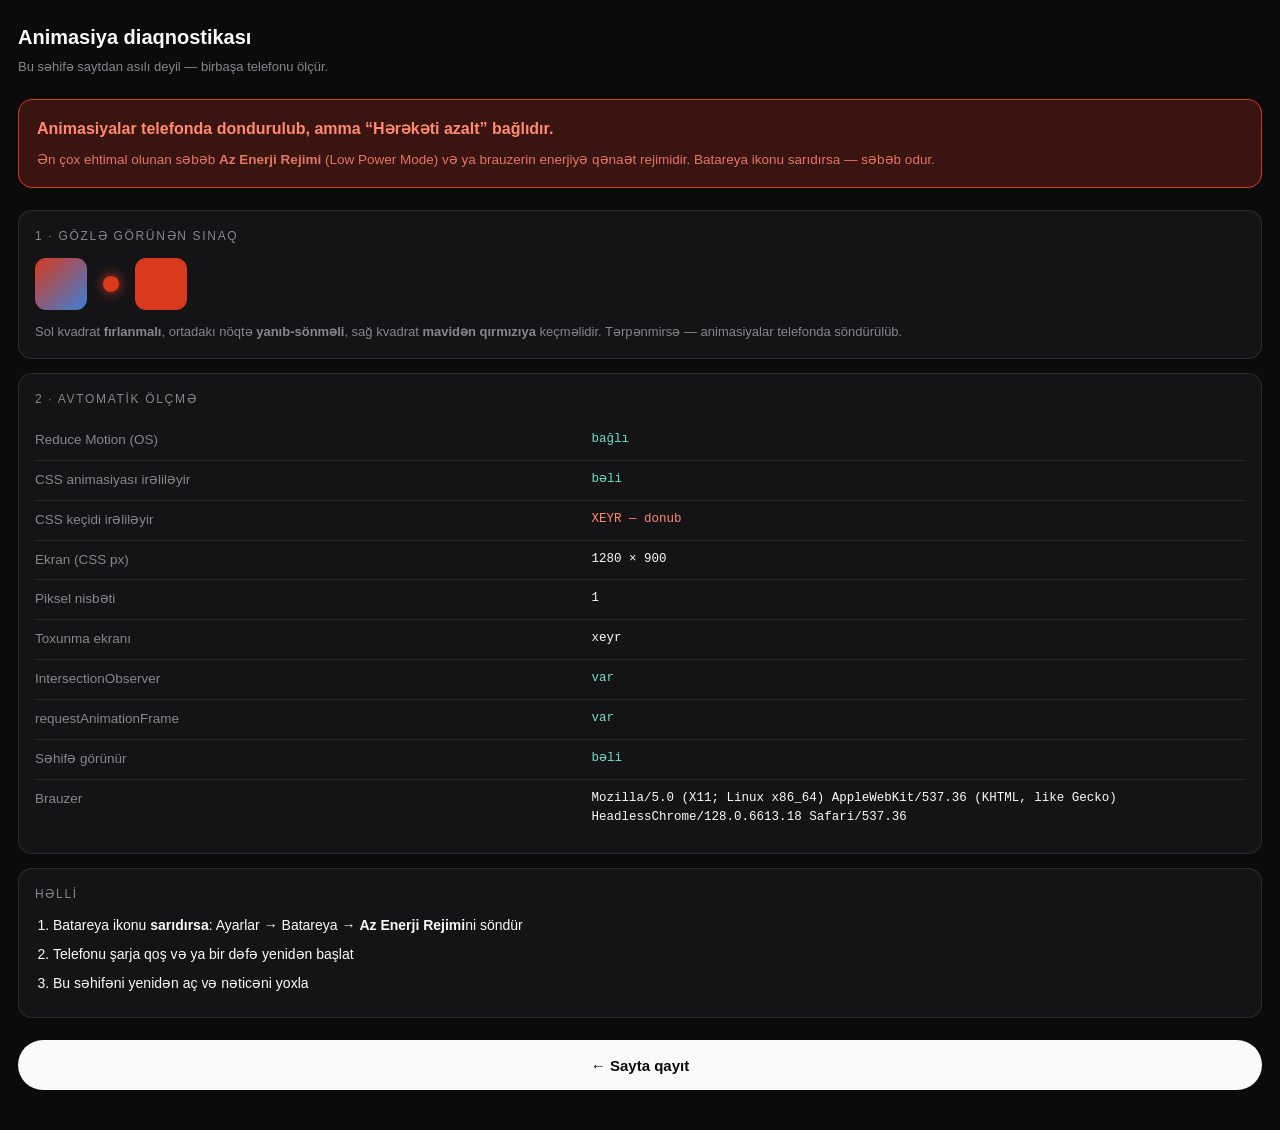
<file: yoxla.html>
<!doctype html>
<html lang="az">
<head>
<meta charset="utf-8">
<meta name="viewport" content="width=device-width, initial-scale=1, viewport-fit=cover">
<link rel="icon" href="/favicon.ico" sizes="16x16 32x32 48x48">
<link rel="apple-touch-icon" href="/apple-touch-icon.png">
<link rel="manifest" href="/site.webmanifest">
<meta name="robots" content="noindex,nofollow">
<title>Animasiya diaqnostikası</title>
<style>
*{box-sizing:border-box;margin:0;padding:0}
body{background:#0b0b0c;color:#fbfaf8;font:15px/1.55 -apple-system,BlinkMacSystemFont,"Segoe UI",Roboto,sans-serif;
     padding:22px 18px calc(40px + env(safe-area-inset-bottom));-webkit-font-smoothing:antialiased}
h1{font-size:20px;font-weight:600;margin-bottom:4px}
.alt{color:#86868b;font-size:13px;margin-bottom:22px}

#verdikt{border-radius:14px;padding:18px;margin-bottom:22px;font-weight:600;font-size:16px;line-height:1.4}
#verdikt.gozle{background:#1c1c20;color:#86868b}
#verdikt.pis{background:#3a1410;color:#ff8a70;border:1px solid #d93a1e}
#verdikt.yaxsi{background:#0f2a22;color:#6fe0be;border:1px solid #2f8f70}
#verdikt small{display:block;font-weight:400;font-size:13.5px;margin-top:10px;opacity:.85}

.sinaq{background:#141417;border:1px solid rgba(255,255,255,.1);border-radius:14px;padding:16px;margin-bottom:14px}
.sinaq h2{font-size:12px;letter-spacing:.14em;text-transform:uppercase;color:#86868b;font-weight:500;margin-bottom:12px}

.qutu{display:flex;align-items:center;gap:16px}
#firlanan{width:52px;height:52px;border-radius:11px;background:linear-gradient(135deg,#d93a1e,#3b7fd4);
          animation:fir 2s linear infinite;flex:none}
@keyframes fir{to{transform:rotate(360deg)}}
#nebz{width:16px;height:16px;border-radius:50%;background:#d93a1e;box-shadow:0 0 12px #d93a1e;
      animation:neb 1.2s ease-in-out infinite;flex:none}
@keyframes neb{0%,100%{opacity:1}50%{opacity:.15}}
#reng{width:52px;height:52px;border-radius:11px;background:#3b7fd4;transition:background-color 1.6s linear;flex:none}
.qeyd{font-size:13px;color:#86868b}

table{width:100%;border-collapse:collapse;font-size:13.5px}
td{padding:9px 0;border-bottom:1px solid rgba(255,255,255,.08);vertical-align:top}
td:first-child{color:#86868b;width:46%;padding-right:12px}
td:last-child{font-family:ui-monospace,Menlo,monospace;font-size:12.5px;word-break:break-word}
tr:last-child td{border-bottom:0}
.ok{color:#6fe0be}
.xeta{color:#ff8a70}

.addim{background:#141417;border:1px solid rgba(255,255,255,.1);border-radius:14px;padding:16px;margin-bottom:14px}
.addim h2{font-size:12px;letter-spacing:.14em;text-transform:uppercase;color:#86868b;font-weight:500;margin-bottom:12px}
.addim ol{margin:0 0 0 18px}
.addim li{margin-bottom:7px;font-size:14px}
a.geri{display:inline-flex;align-items:center;justify-content:center;width:100%;min-height:50px;
       border-radius:999px;background:#fbfaf8;color:#0b0b0c;text-decoration:none;font-weight:600;margin-top:8px}
</style>
</head>
<body>

<h1>Animasiya diaqnostikası</h1>
<div class="alt">Bu səhifə saytdan asılı deyil — birbaşa telefonu ölçür.</div>

<div id="verdikt" class="gozle">Ölçülür… 2 saniyə gözlə.</div>

<div class="sinaq">
  <h2>1 · Gözlə görünən sınaq</h2>
  <div class="qutu">
    <div id="firlanan"></div>
    <div id="nebz"></div>
    <div id="reng"></div>
  </div>
  <p class="qeyd" style="margin-top:12px">
    Sol kvadrat <b>fırlanmalı</b>, ortadakı nöqtə <b>yanıb-sönməli</b>,
    sağ kvadrat <b>mavidən qırmızıya</b> keçməlidir. Tərpənmirsə — animasiyalar telefonda söndürülüb.
  </p>
</div>

<div class="sinaq">
  <h2>2 · Avtomatik ölçmə</h2>
  <table id="cedvel"><tbody>
    <tr><td>Ölçülür…</td><td>—</td></tr>
  </tbody></table>
</div>

<div class="addim" id="hell" hidden>
  <h2>Həlli</h2>
  <ol id="hell-siyahi"></ol>
</div>

<a class="geri" href="/">← Sayta qayıt</a>

<script>
(function(){
'use strict';
var yat = function(ms){ return new Promise(function(r){ setTimeout(r, ms); }); };
var $ = function(id){ return document.getElementById(id); };

function sətir(ad, deyer, veziyyet){
  var sinif = veziyyet === true ? 'ok' : (veziyyet === false ? 'xeta' : '');
  return '<tr><td>' + ad + '</td><td class="' + sinif + '">' + deyer + '</td></tr>';
}

async function isle(){
  /* --- OS parametri --- */
  var mq = null, azOS = false;
  try{ mq = matchMedia('(prefers-reduced-motion: reduce)'); azOS = mq.matches; }catch(e){}

  /* --- CSS animasiyası həqiqətən irəliləyirmi --- */
  var f = $('firlanan');
  var a1 = getComputedStyle(f).transform;
  /* --- keçid həqiqətən irəliləyirmi --- */
  var r = $('reng');
  r.offsetHeight;
  r.style.backgroundColor = '#d93a1e';

  await yat(650);

  var a2 = getComputedStyle(f).transform;
  var rengOrta = getComputedStyle(r).backgroundColor;
  var animIsleyir = (a1 !== a2);
  /* keçid işləyirsə 650ms-də 1600ms-lik keçid hələ bitməyib → aralıq rəng */
  var kecidIsleyir = !/^rgba?\(\s*217,\s*58,\s*30/.test(rengOrta);

  /* --- cihaz məlumatları --- */
  var toxunma = false, kobud = false;
  try{ toxunma = matchMedia('(any-pointer: coarse)').matches; }catch(e){}
  try{ kobud = matchMedia('(pointer: coarse)').matches; }catch(e){}

  var sətirlər =
    sətir('Reduce Motion (OS)', azOS ? 'AÇIQ — animasiyalar söndürülüb' : 'bağlı', !azOS) +
    sətir('CSS animasiyası irəliləyir', animIsleyir ? 'bəli' : 'XEYR — donub', animIsleyir) +
    sətir('CSS keçidi irəliləyir', kecidIsleyir ? 'bəli' : 'XEYR — donub', kecidIsleyir) +
    sətir('Ekran (CSS px)', innerWidth + ' × ' + innerHeight) +
    sətir('Piksel nisbəti', (window.devicePixelRatio || 1)) +
    sətir('Toxunma ekranı', kobud ? 'bəli' : 'xeyr') +
    sətir('IntersectionObserver', ('IntersectionObserver' in window) ? 'var' : 'YOXDUR', ('IntersectionObserver' in window)) +
    sətir('requestAnimationFrame', (typeof requestAnimationFrame === 'function') ? 'var' : 'YOXDUR', (typeof requestAnimationFrame === 'function')) +
    sətir('Səhifə görünür', document.hidden ? 'xeyr' : 'bəli', !document.hidden) +
    sətir('Brauzer', navigator.userAgent);

  $('cedvel').innerHTML = '<tbody>' + sətirlər + '</tbody>';

  /* --- verdikt --- */
  var v = $('verdikt'), h = $('hell'), hs = $('hell-siyahi');

  if(azOS){
    v.className = 'pis';
    v.innerHTML = 'Səbəb tapıldı: telefonda <b>“Hərəkəti azalt”</b> (Reduce Motion) açıqdır.' +
      '<small>Bu parametr açıq olanda sayt bütün animasiya və rəng keçidlərini qəsdən söndürür — ' +
      'buna görə səhifə düz şəkil kimi görünür. Sayt kodunda problem yoxdur.</small>';
    h.hidden = false;
    hs.innerHTML =
      '<li><b>Ayarlar</b> → <b>Əlçatanlıq</b> (Accessibility) → <b>Hərəkət</b> (Motion)</li>' +
      '<li><b>Hərəkəti azalt</b> (Reduce Motion) açarını <b>söndür</b></li>' +
      '<li>Safari-ni tam bağla və saytı yenidən aç</li>' +
      '<li>Bu səhifəyə qayıdıb yenidən yoxla — yuxarıdakı sətir “bağlı” olmalıdır</li>';
  }else if(!animIsleyir || !kecidIsleyir){
    v.className = 'pis';
    v.innerHTML = 'Animasiyalar telefonda <b>dondurulub</b>, amma “Hərəkəti azalt” bağlıdır.' +
      '<small>Ən çox ehtimal olunan səbəb <b>Az Enerji Rejimi</b> (Low Power Mode) və ya ' +
      'brauzerin enerjiyə qənaət rejimidir. Batareya ikonu sarıdırsa — səbəb odur.</small>';
    h.hidden = false;
    hs.innerHTML =
      '<li>Batareya ikonu <b>sarıdırsa</b>: Ayarlar → Batareya → <b>Az Enerji Rejimi</b>ni söndür</li>' +
      '<li>Telefonu şarja qoş və ya bir dəfə yenidən başlat</li>' +
      '<li>Bu səhifəni yenidən aç və nəticəni yoxla</li>';
  }else{
    v.className = 'yaxsi';
    v.innerHTML = 'Telefonda animasiyalar <b>işləyir</b>.' +
      '<small>Yuxarıdakı kvadrat fırlanır və rəng keçidi görünür. ' +
      'Bu halda problem saytın öz kodundadır — ekran şəklini göndər.</small>';
  }
}

isle().catch(function(e){
  $('verdikt').className = 'pis';
  $('verdikt').textContent = 'Ölçmə xətası: ' + (e && e.message ? e.message : e);
});
})();
</script>
</body>
</html>
</file>
<file: font.css>
@font-face{font-family:'Latino';src:url([data-uri]) format('woff2');font-weight:400;font-style:normal;font-display:swap}
@font-face{font-family:'Boruna';src:url([data-uri]) format('opentype');font-weight:400;font-style:normal;font-display:swap}
</file>
